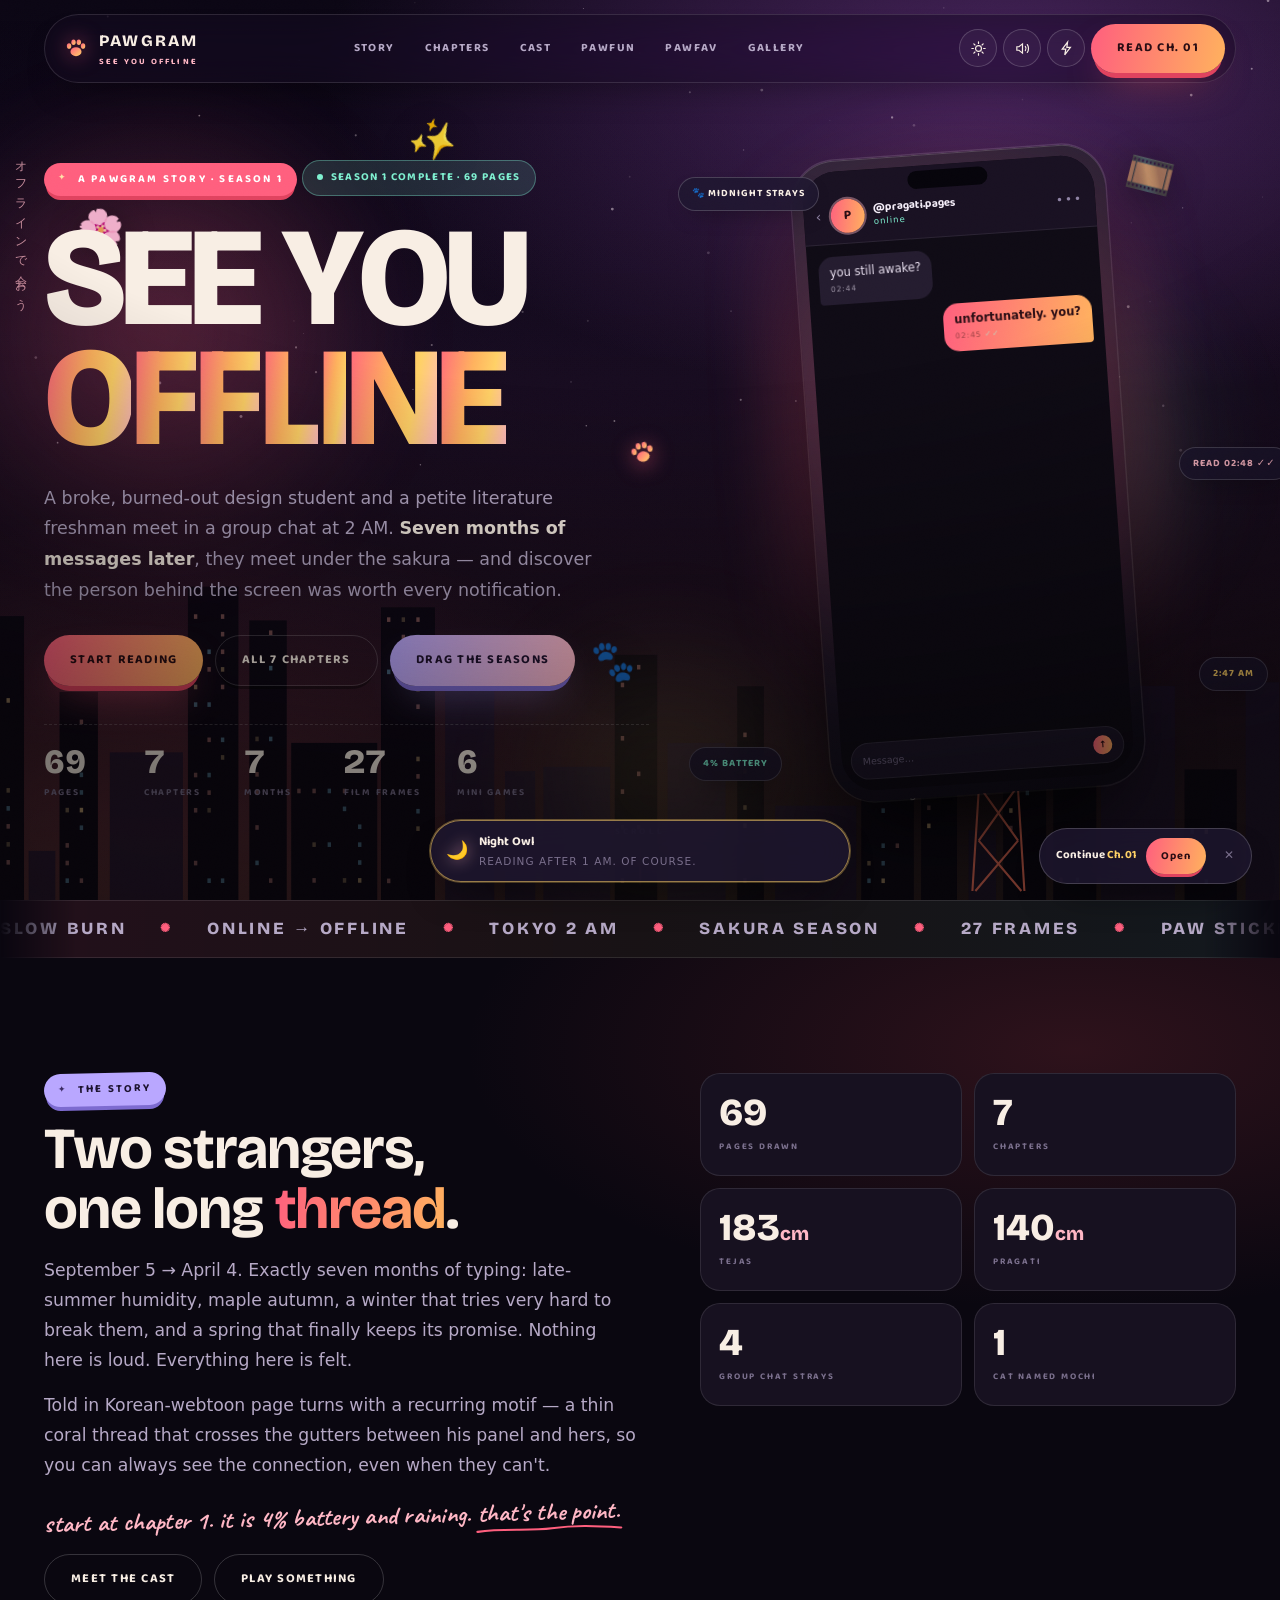
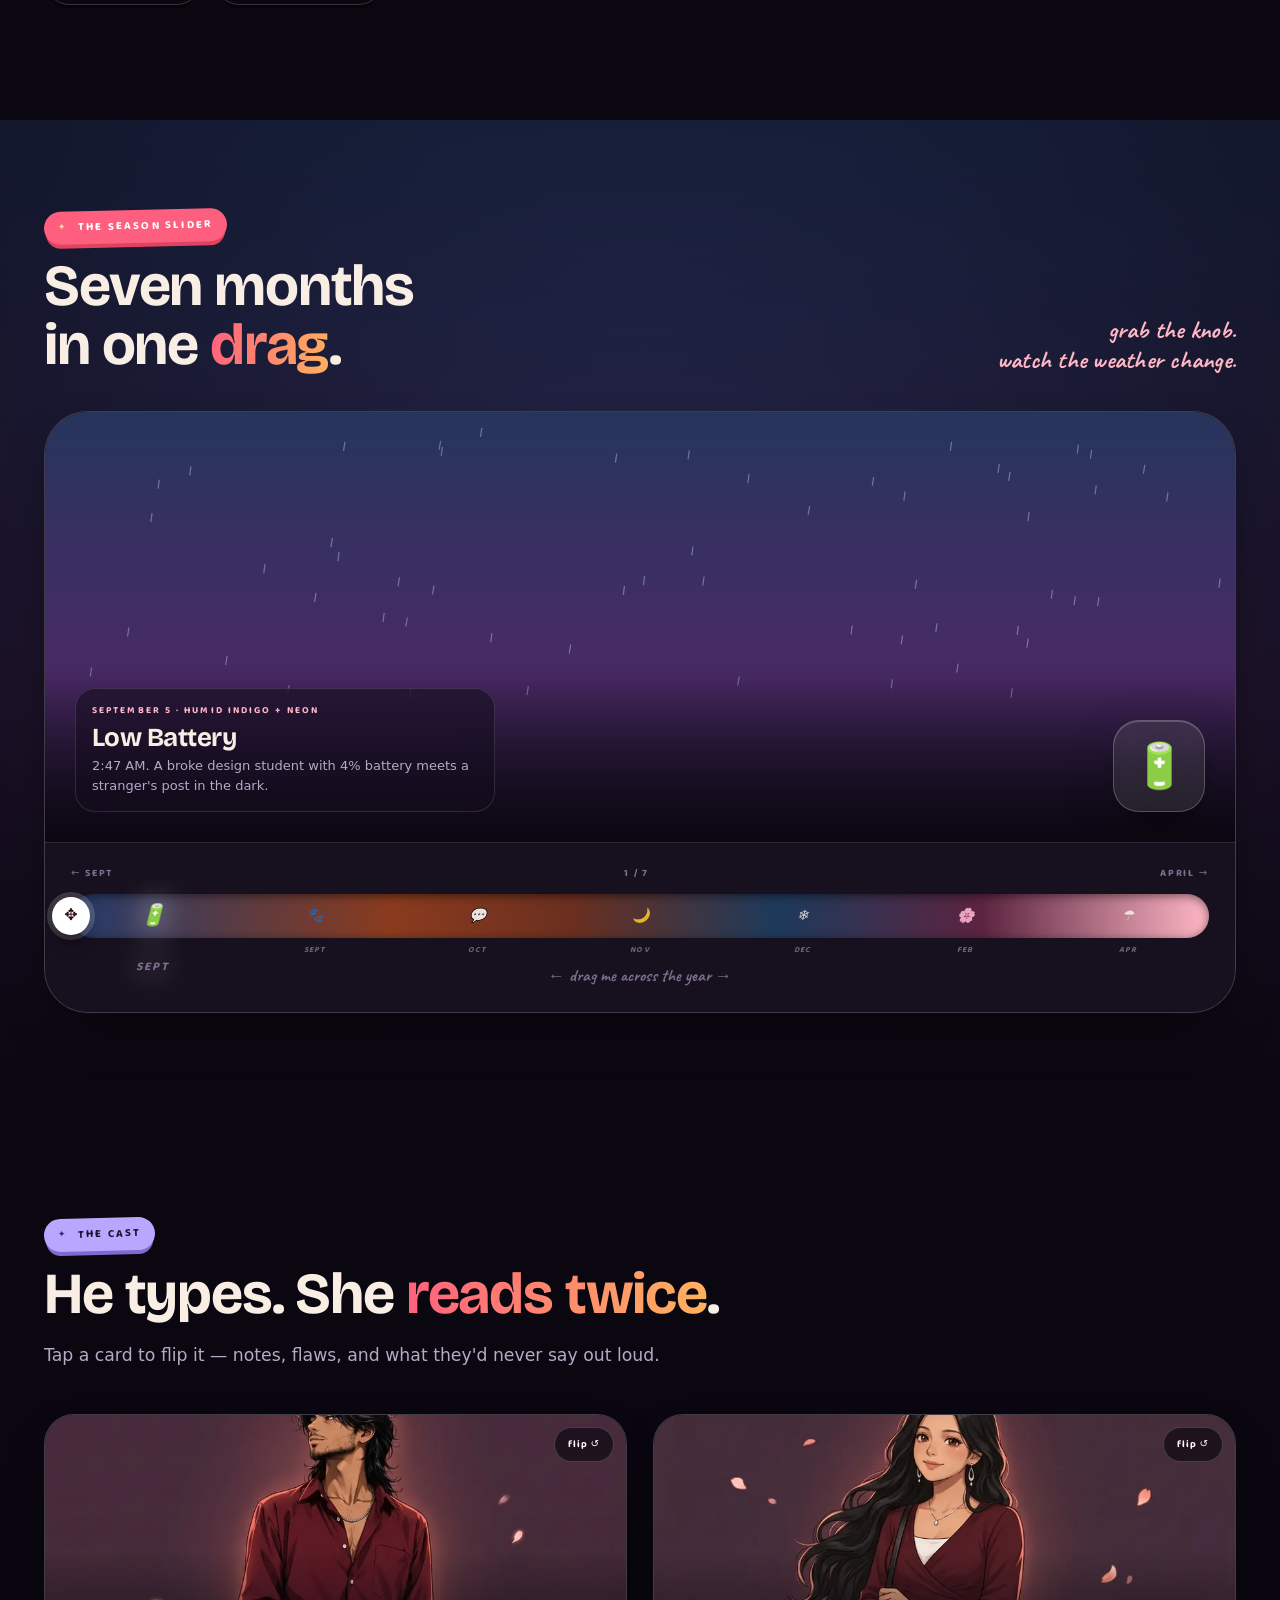
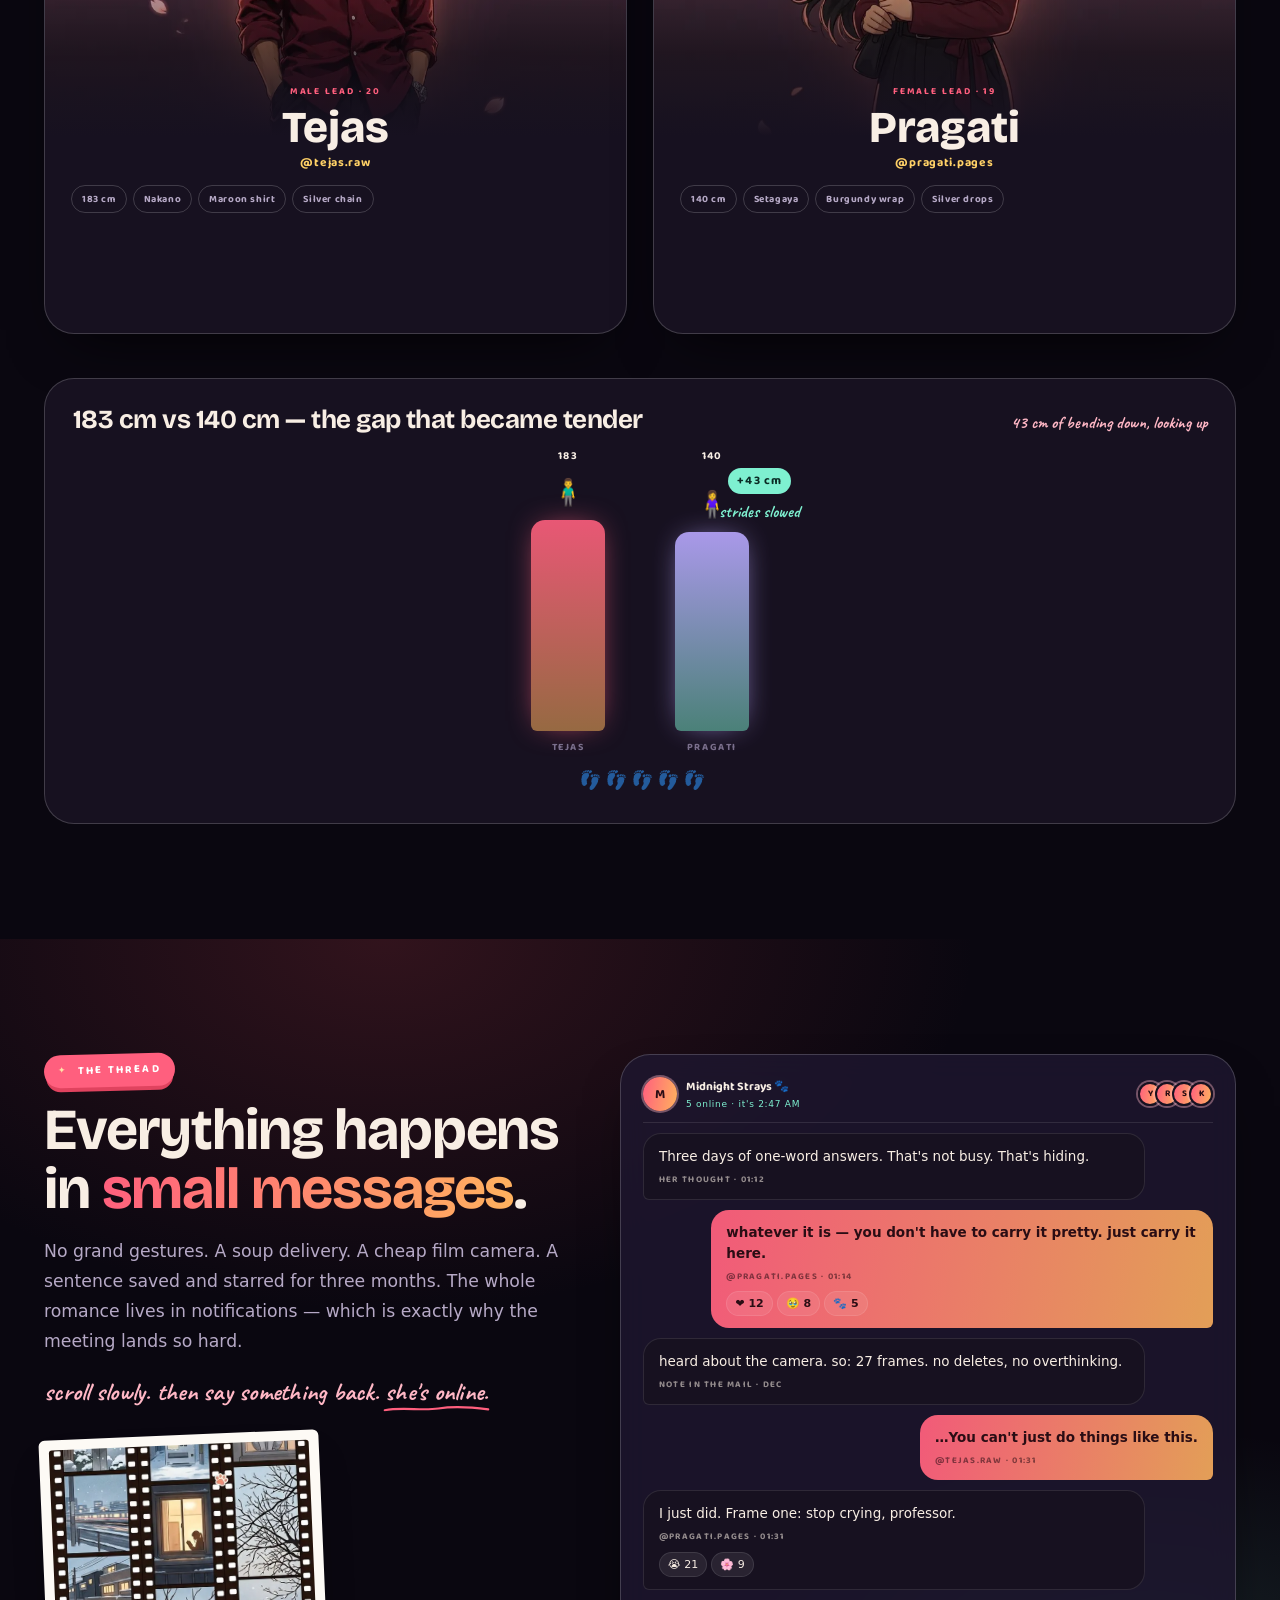
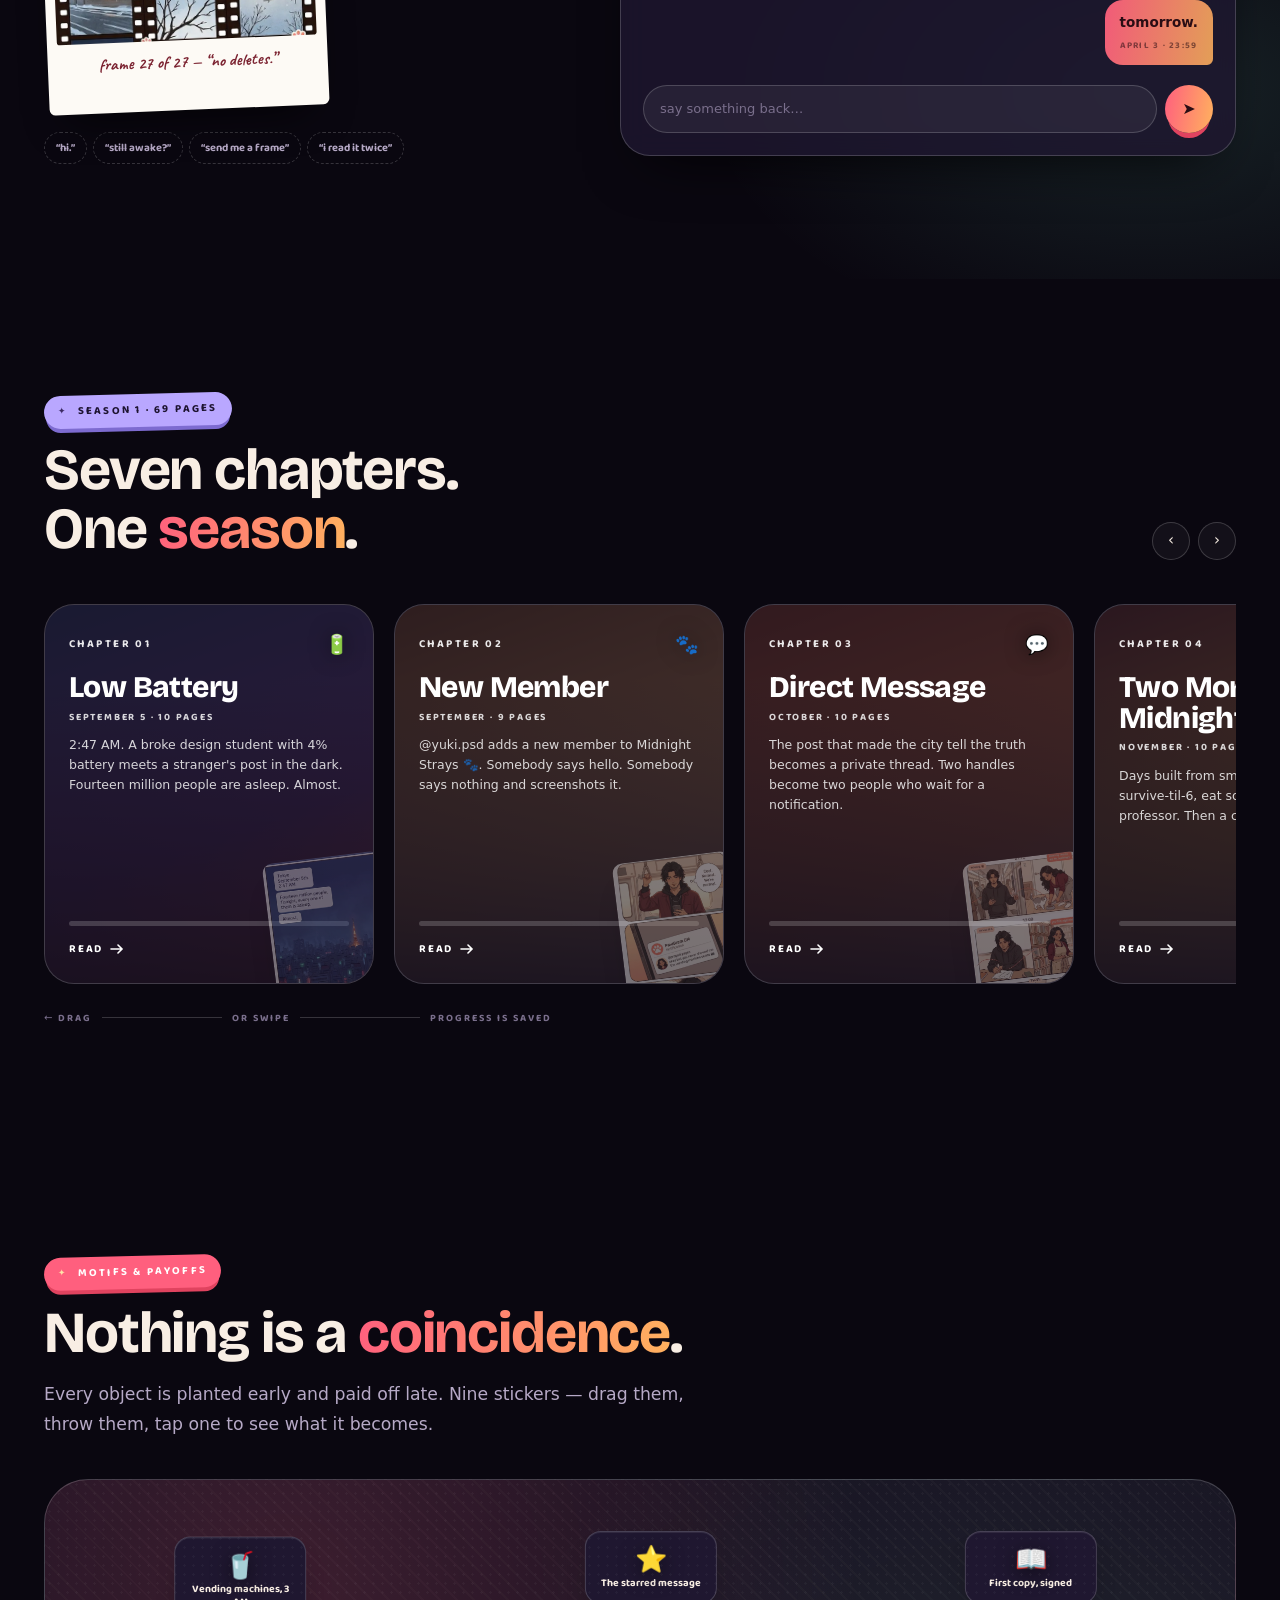
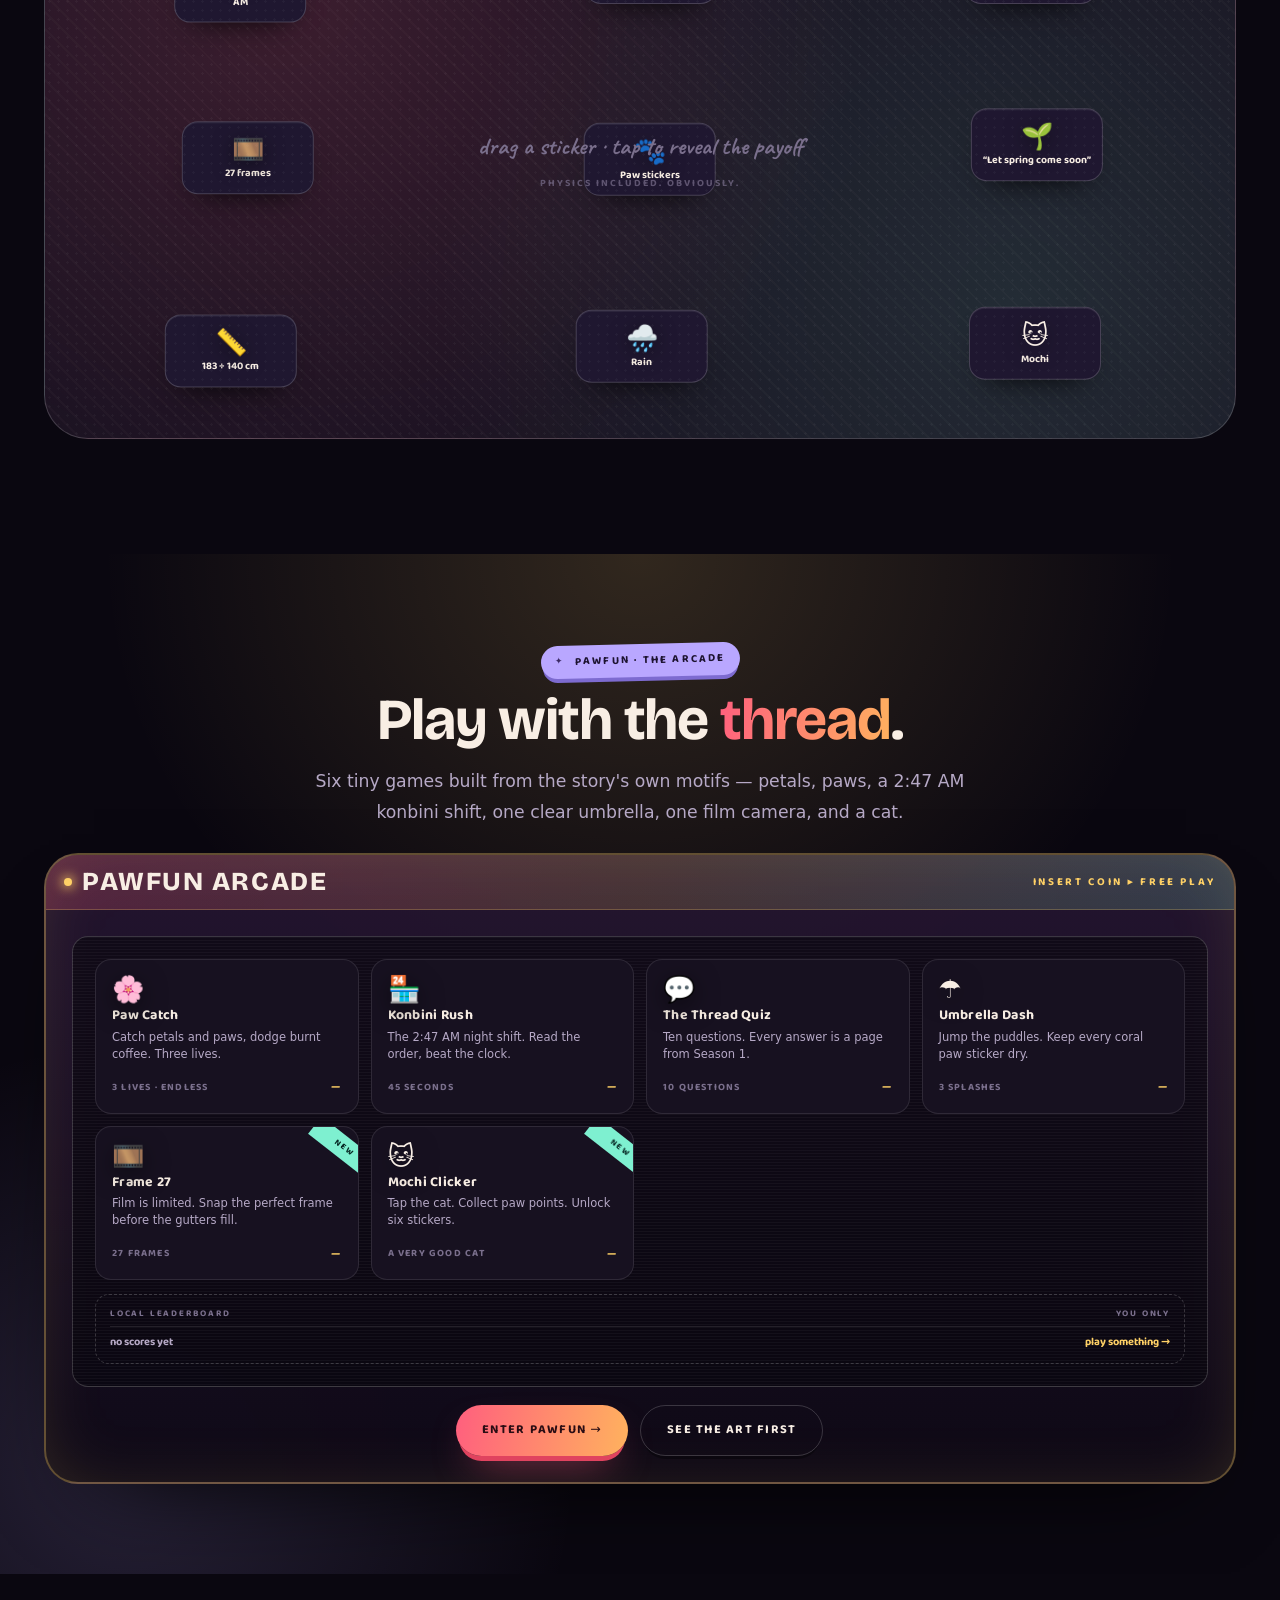
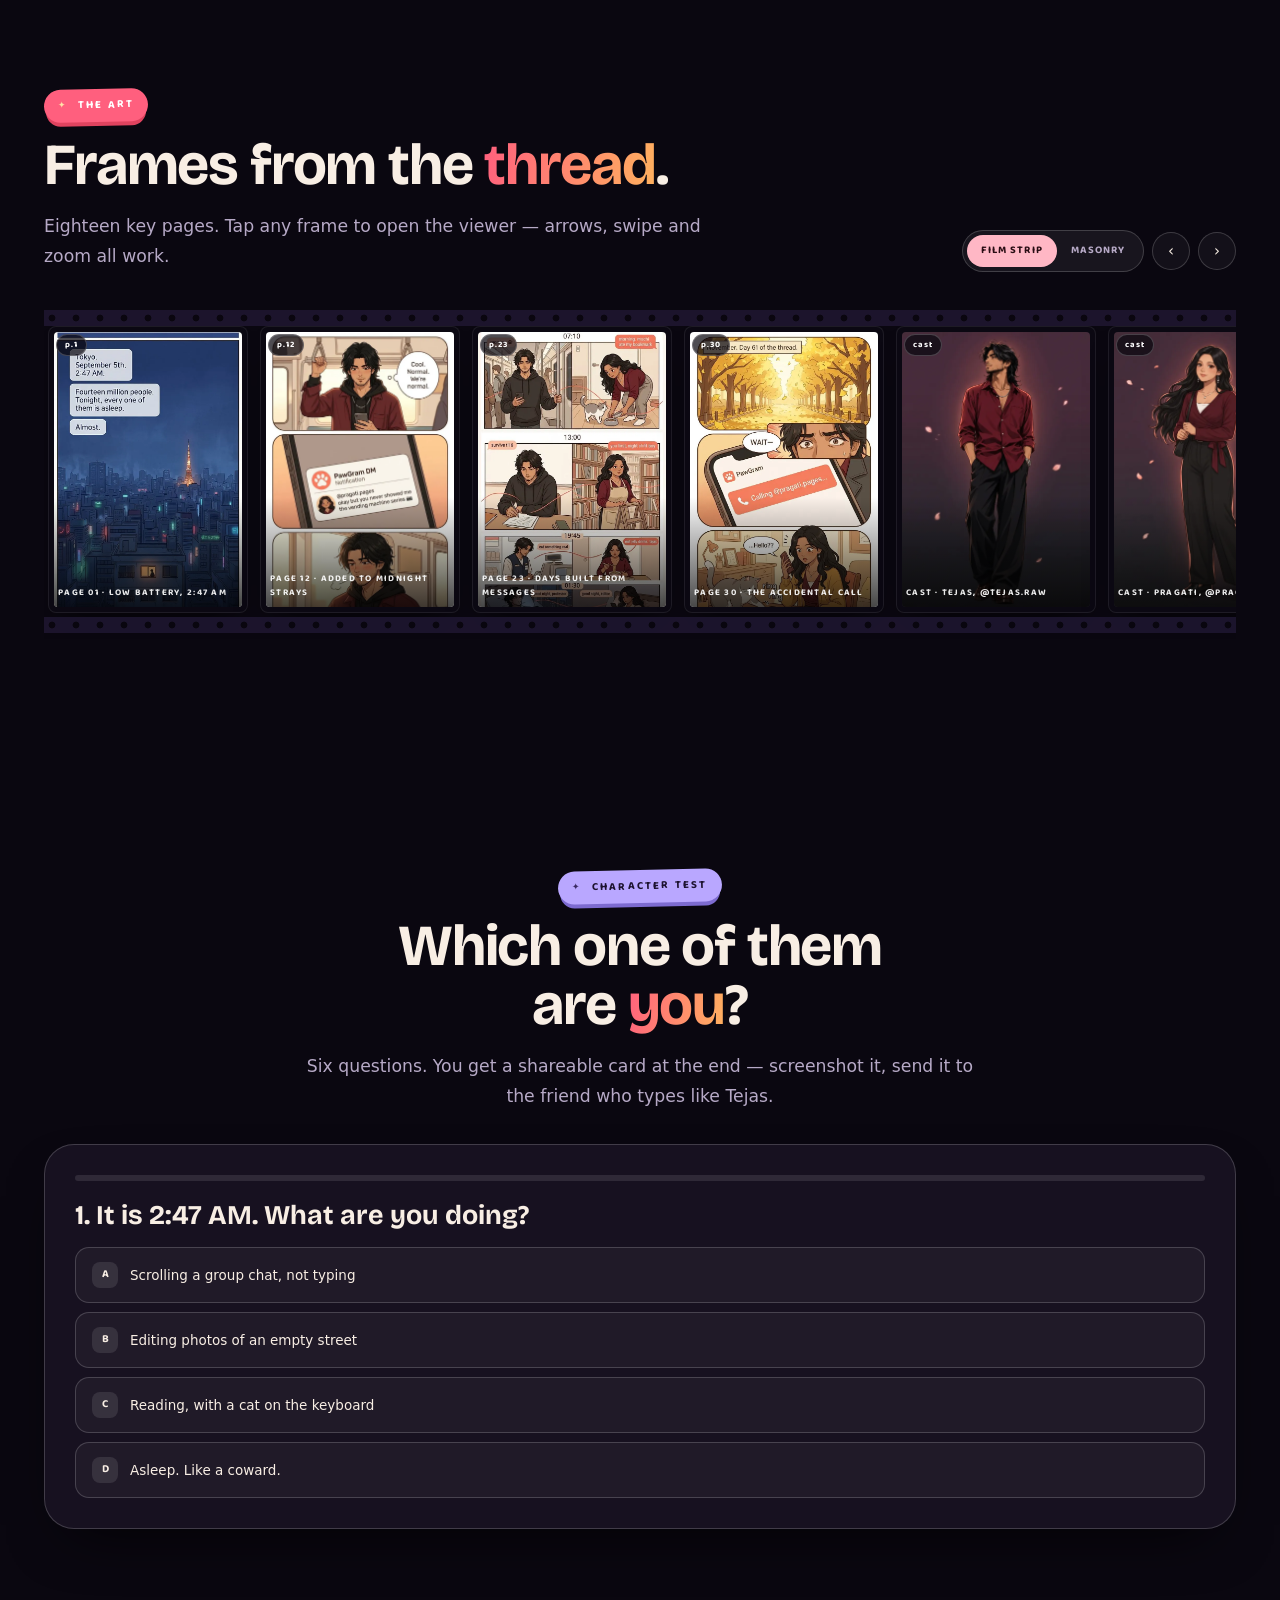
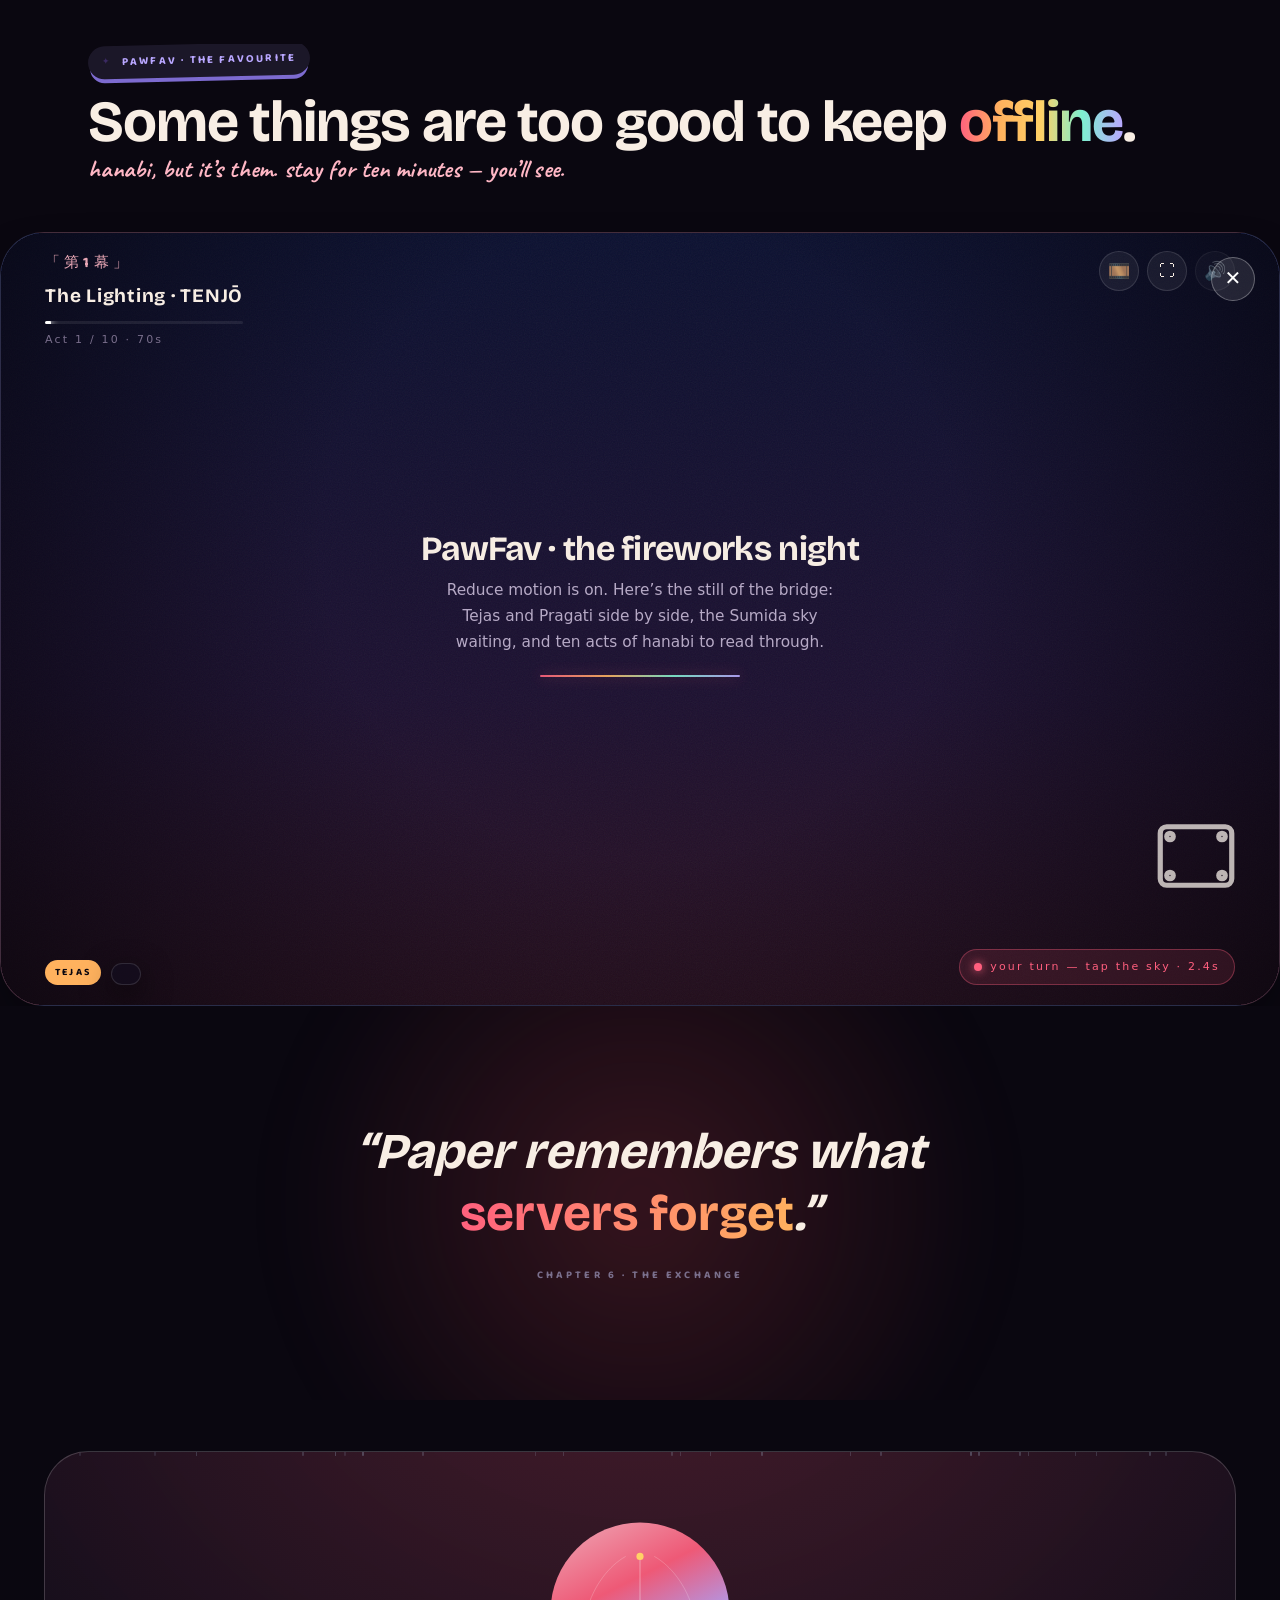
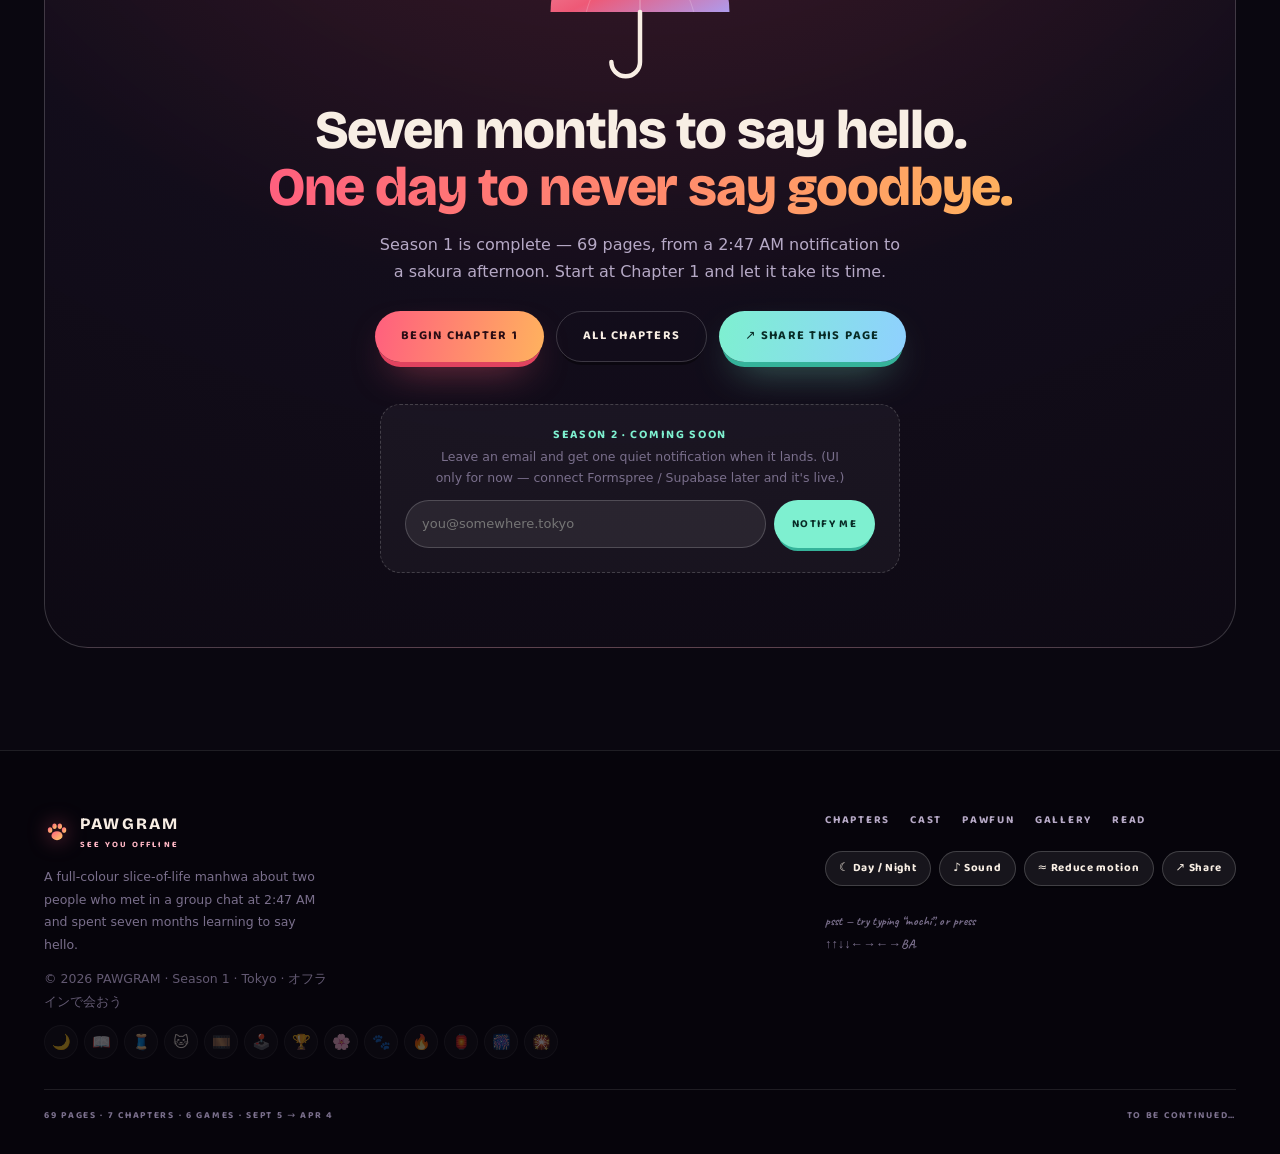
<file: index.html>
<!DOCTYPE html>
<html lang="en">
<head>
<meta charset="utf-8">
<meta name="viewport" content="width=device-width,initial-scale=1,viewport-fit=cover">
<title>PAWGRAM — See You Offline · Season 1</title>
<meta name="description" content="A full-colour manhwa about two strangers, seven months of messages, and one day under the sakura. Read all 69 pages, play six mini-games.">
<meta name="theme-color" content="#0a0710">
<meta name="color-scheme" content="dark light">
<meta name="mobile-web-app-capable" content="yes">
<meta name="apple-mobile-web-app-capable" content="yes">
<meta name="apple-mobile-web-app-status-bar-style" content="black-translucent">
<meta name="apple-mobile-web-app-title" content="PAWGRAM">

<!-- Open Graph / Twitter -->
<meta property="og:type" content="website">
<meta property="og:site_name" content="PAWGRAM — See You Offline">
<meta property="og:title" content="PAWGRAM — See You Offline · Season 1">
<meta property="og:description" content="A full-colour manhwa about two strangers, seven months of messages, and one day under the sakura. Read all 69 pages, play six mini-games.">
<meta property="og:image" content="https://pawgram.vercel.app/art/og-cover.jpg">
<meta property="og:url" content="https://pawgram.vercel.app/">
<!-- relative art paths are rewritten to absolute by tools/build_pages.py (social crawlers need absolute URLs) -->
<meta property="og:image:width" content="1200">
<meta property="og:image:height" content="630">
<meta name="twitter:card" content="summary_large_image">
<meta name="twitter:title" content="PAWGRAM — See You Offline · Season 1">
<meta name="twitter:description" content="A full-colour manhwa about two strangers, seven months of messages, and one day under the sakura. Read all 69 pages, play six mini-games.">
<meta name="twitter:image" content="https://pawgram.vercel.app/art/og-cover.jpg">

<link rel="manifest" href="manifest.webmanifest">
<link rel="icon" href="art/favicon-32.png" sizes="32x32">
<link rel="apple-touch-icon" href="art/apple-touch-icon.png">
<link rel="preload" href="assets/fonts/bricolage-latin-var.woff2" as="font" type="font/woff2" crossorigin>

<style>
@font-face{
font-family:"Bricolage";
src:url("assets/fonts/bricolage-latin-var.woff2") format("woff2");
font-weight:200 800;
font-style:normal;
font-display:swap;
unicode-range:U+0000-00FF,U+0131,U+0152-0153,U+02BB-02BC,U+02C6,U+02DA,U+02DC,U+0304,U+0308,U+0329,U+2000-206F,U+20AC,U+2122,U+2191,U+2193,U+2212,U+2215,U+FEFF,U+FFFD;
}
@font-face{
font-family:"Baloo";
src:url("assets/fonts/baloo-latin-700.woff2") format("woff2");
font-weight:700;font-style:normal;font-display:swap;
unicode-range:U+0000-00FF,U+0131,U+0152-0153,U+02BB-02BC,U+02C6,U+02DA,U+02DC,U+0304,U+0308,U+0329,U+2000-206F,U+20AC,U+2122,U+2191,U+2193,U+2212,U+2215,U+FEFF,U+FFFD;
}
@font-face{
font-family:"Baloo";
src:url("assets/fonts/baloo-devanagari-700.woff2") format("woff2");
font-weight:700;font-style:normal;font-display:swap;
unicode-range:U+0900-097F,U+1CD0-1CF4,U+1CF7-1CF9,U+200C-200D,U+20A8,U+20B9,U+20F0,U+25CC,U+A830-A839,U+A8E0-A8FF;
}
@font-face{
font-family:"Caveat";
src:url("assets/fonts/caveat-latin-700.woff2") format("woff2");
font-weight:700;font-style:normal;font-display:swap;
}
:root{
--c-coral:#ff5f7e;
--c-coral-deep:#e0435f;
--c-sakura:#ffb7c5;
--c-lav:#b9a7ff;
--c-mint:#7ef0d0;
--c-vending:#ffd166;
--c-amber:#ffb25e;
--c-plum:#8c2f39;
--c-sky:#8fd0ff;
--coral:var(--c-coral);
--amber:var(--c-amber);
--sakura:var(--c-sakura);
--cream:#f8eee4;
--mute:#a89bb8;
--mute2:#7a6f8c;
--ink:#0a0710;
--ink2:#120d1a;
--card:#171120;
--card2:#1f1730;
--bg:var(--ink);
--bg-deep:#06040b;
--surface:rgba(23,17,32,.74);
--surface-2:rgba(31,23,48,.8);
--glass:rgba(20,14,30,.55);
--glass-brd:rgba(255,255,255,.12);
--line:rgba(255,255,255,.10);
--line2:rgba(255,255,255,.18);
--text:#f8eee4;
--text-dim:#b6a9c6;
--text-faint:#7a6f8c;
--shadow:0 24px 60px -28px rgba(0,0,0,.95);
--halftone:rgba(255,255,255,.055);
--glow-coral:0 0 40px -6px rgba(255,95,126,.55);
--glow-mint:0 0 34px -6px rgba(126,240,208,.5);
--font-display:"Bricolage",Georgia,"Times New Roman",serif;
--font-sticker:"Baloo","Bricolage",system-ui,sans-serif;
--font-hand:"Caveat",Georgia,cursive;
--font-body:ui-sans-serif,system-ui,-apple-system,"Segoe UI",Roboto,"Helvetica Neue",Arial,sans-serif;
--display:var(--font-display);
--sans:var(--font-body);
--t-mega:clamp(44px,11vw,140px);
--t-h1:clamp(34px,6.4vw,78px);
--t-h2:clamp(28px,4.8vw,58px);
--t-h3:clamp(21px,2.6vw,32px);
--t-body:clamp(15px,1.15vw,17px);
--t-small:13px;
--t-micro:10.5px;
--pad:clamp(16px,4vw,44px);
--wrap:min(1200px,100% - clamp(28px,7vw,88px));
--r-s:12px; --r-m:20px; --r-l:30px; --r-xl:44px; --r-pill:999px;
--grad:linear-gradient(100deg,var(--c-coral),var(--c-amber));
--grad-cool:linear-gradient(120deg,var(--c-lav),var(--c-sky) 60%,var(--c-mint));
--grad-sakura:linear-gradient(120deg,var(--c-sakura),var(--c-lav));
--grad-thread:linear-gradient(90deg,#ff5f7e,#ffb25e,#ffd166,#7ef0d0,#b9a7ff);
--grad-soft:linear-gradient(135deg,rgba(255,95,126,.18),rgba(255,178,94,.06));
--ease:cubic-bezier(.19,1,.22,1);
--ease-back:cubic-bezier(.34,1.56,.64,1);
--ease-soft:cubic-bezier(.4,0,.2,1);
--z-grain:60; --z-cursor:95; --z-toast:96; --z-nav:70; --z-loader:98; --z-modal:92;
color-scheme:dark;
}
html[data-theme="day"]{
--ink:#fdf4ec; --ink2:#fbeade; --card:#fffaf5; --card2:#fff3e9;
--bg:#fdf4ec; --bg-deep:#f6e6d8;
--surface:rgba(255,250,245,.82); --surface-2:rgba(255,243,233,.9);
--glass:rgba(255,248,242,.72);
--glass-brd:rgba(140,47,57,.16);
--line:rgba(90,40,60,.14); --line2:rgba(90,40,60,.24);
--text:#2c1626; --text-dim:#6b4a5c; --text-faint:#9c7f8e;
--cream:#2c1626; --mute:#6b4a5c; --mute2:#9c7f8e;
--halftone:rgba(140,47,57,.10);
--shadow:0 24px 60px -30px rgba(120,60,80,.35);
--glow-coral:0 0 30px -8px rgba(255,95,126,.55);
color-scheme:light;
}
*,*::before,*::after{margin:0;padding:0;box-sizing:border-box}
html{-webkit-text-size-adjust:100%;scroll-behavior:smooth}
html.pg-lock{overflow:hidden}
body{
background:var(--bg);color:var(--text);font-family:var(--font-body);
font-size:var(--t-body);line-height:1.65;-webkit-font-smoothing:antialiased;
overflow-x:hidden;overscroll-behavior-y:contain;
-webkit-tap-highlight-color:transparent;
transition:background .6s var(--ease),color .6s var(--ease);
}
img,svg,canvas{display:block;max-width:100%}
a{color:inherit;text-decoration:none}
button,input,textarea,select{font:inherit;color:inherit;background:none;border:0}
button{cursor:pointer}
::selection{background:rgba(255,95,126,.32);color:#fff}
:focus-visible{outline:2px solid var(--c-mint);outline-offset:3px;border-radius:6px}
.skip{position:fixed;left:12px;top:-80px;z-index:999;background:var(--c-coral);color:#1a0d10;
padding:12px 18px;border-radius:var(--r-pill);font-size:12px;font-weight:700;transition:top .3s}
.skip:focus{top:12px}
body::before{
content:"";position:fixed;inset:0;z-index:var(--z-grain);pointer-events:none;opacity:.05;
background-image:url("data:image/svg+xml,%3Csvg xmlns='http://www.w3.org/2000/svg' width='180' height='180'%3E%3Cfilter id='n'%3E%3CfeTurbulence type='fractalNoise' baseFrequency='.85' numOctaves='3'/%3E%3C/filter%3E%3Crect width='180' height='180' filter='url(%23n)' opacity='.6'/%3E%3C/svg%3E");
mix-blend-mode:overlay;
}
body::after{
content:"";position:fixed;inset:0;z-index:59;pointer-events:none;
background:radial-gradient(125% 90% at 50% 0%,transparent 48%,rgba(0,0,0,.5) 100%);
}
html[data-theme="day"] body::after{
background:radial-gradient(125% 95% at 50% 0%,transparent 60%,rgba(180,120,130,.18) 100%);
}
.wrap{width:var(--wrap);margin-inline:auto;position:relative;z-index:1}
.sec{position:relative;padding:clamp(64px,9vw,130px) 0}
.sec--tight{padding:clamp(40px,6vw,80px) 0}
h1,h2,h3,h4{font-family:var(--font-display);font-weight:700;line-height:1.02;letter-spacing:-.02em;color:var(--text)}
h2.big{font-size:var(--t-h2);font-weight:700;margin-top:14px}
h2.big em,.em{font-style:normal;background:var(--grad);-webkit-background-clip:text;background-clip:text;
-webkit-text-fill-color:transparent;color:transparent}
.lede{color:var(--text-dim);font-size:clamp(15px,1.35vw,17.5px);max-width:62ch;margin-top:16px;line-height:1.75}
.kicker{
display:inline-flex;align-items:center;gap:10px;font-family:var(--font-sticker);font-size:11px;
letter-spacing:.2em;text-transform:uppercase;color:#fff;background:var(--c-coral);
padding:7px 14px 8px;border-radius:var(--r-pill);box-shadow:0 6px 0 -2px var(--c-coral-deep);
transform:rotate(-1.4deg);
}
.kicker::before{content:"✦";font-size:9px;color:#ffe1a8}
.kicker.alt{background:var(--c-lav);box-shadow:0 6px 0 -2px #7d6bd0;color:#1d1330}
.kicker.alt::before{color:#3b2a63}
.glass{
background:var(--glass);border:1px solid var(--glass-brd);
-webkit-backdrop-filter:blur(16px) saturate(1.3);backdrop-filter:blur(16px) saturate(1.3);
border-radius:var(--r-l);
}
.screentone{position:relative;isolation:isolate}
.screentone::after{
content:"";position:absolute;inset:0;z-index:-1;pointer-events:none;border-radius:inherit;
background-image:radial-gradient(var(--halftone) 1px,transparent 1.2px);
background-size:7px 7px;opacity:.9;
}
.tape{
position:absolute;width:96px;height:28px;background:rgba(255,209,102,.72);
border-left:1px dashed rgba(0,0,0,.12);border-right:1px dashed rgba(0,0,0,.12);
transform:rotate(-6deg);box-shadow:0 3px 10px rgba(0,0,0,.25);
mix-blend-mode:screen;pointer-events:none;
}
html[data-theme="day"] .tape{mix-blend-mode:multiply;background:rgba(255,214,140,.85)}
.tape.l{left:-26px;top:14px}
.tape.r{right:-26px;top:14px;transform:rotate(5deg)}
.torn{--torn-c:var(--card);
-webkit-mask-image:radial-gradient(14px at 50% 0,transparent 96%,#000 100%);
mask-image:url("data:image/svg+xml,%3Csvg xmlns='http://www.w3.org/2000/svg' width='60' height='14'%3E%3Cpath d='M0 14 L0 6 Q7 0 15 5 T30 4 T45 6 T60 3 L60 14Z' fill='%23000'/%3E%3C/svg%3E");
-webkit-mask-size:60px 14px;mask-size:60px 14px;
-webkit-mask-repeat:repeat-x;mask-repeat:repeat-x;-webkit-mask-position:bottom;mask-position:bottom;
}
.polaroid{
background:#fdfaf5;padding:12px 12px 40px;border-radius:4px;color:#2b1b26;
box-shadow:0 18px 40px -18px rgba(0,0,0,.75),0 0 0 1px rgba(0,0,0,.06);
transform:rotate(var(--rot,-3deg));transition:transform .5s var(--ease-back),box-shadow .5s;
}
.polaroid:hover{transform:rotate(0deg) scale(1.03);box-shadow:0 26px 60px -20px rgba(0,0,0,.8)}
.polaroid figcaption{font-family:var(--font-hand);font-size:17px;text-align:center;margin-top:10px;color:#7b2230}
.filmstrip{
position:relative;background:#0b0812;padding:16px 0;border-radius:6px;
box-shadow:inset 0 0 0 1px rgba(255,255,255,.08);
}
.filmstrip::before,.filmstrip::after{
content:"";position:absolute;left:0;right:0;height:14px;
background-image:radial-gradient(circle at 7px 7px,#0b0812 3.2px,transparent 3.4px),
linear-gradient(#efe6dc,#efe6dc);
background-size:22px 14px,100% 100%;
background-repeat:repeat-x,no-repeat;
opacity:.55;
}
.filmstrip::before{top:0;transform:scaleY(-1)}
.filmstrip::after{bottom:0}
.glowedge{position:relative;border-radius:var(--r-l);isolation:isolate}
.glowedge::before{
content:"";position:absolute;inset:-1.5px;border-radius:inherit;z-index:-1;
background:var(--grad-thread);background-size:300% 100%;
animation:hueSlide 9s linear infinite;opacity:.55;
}
.glowedge::after{content:"";position:absolute;inset:0;border-radius:inherit;z-index:-1;background:var(--card)}
.chip-st{
display:inline-flex;align-items:center;gap:7px;padding:7px 13px;border-radius:var(--r-pill);
font-family:var(--font-sticker);font-size:11.5px;letter-spacing:.06em;
background:rgba(255,255,255,.07);border:1px solid var(--line2);color:var(--text);
box-shadow:0 4px 0 -2px rgba(0,0,0,.35);
}
.chip-st.coral{background:var(--c-coral);color:#2a0d14;border-color:transparent;box-shadow:0 4px 0 -2px var(--c-coral-deep)}
.chip-st.mint{background:var(--c-mint);color:#0b2a24;border-color:transparent;box-shadow:0 4px 0 -2px #3fbfa0}
.chip-st.lav{background:var(--c-lav);color:#1b1330;border-color:transparent;box-shadow:0 4px 0 -2px #7d6bd0}
.chip-st.vending{background:var(--c-vending);color:#2f2408;border-color:transparent;box-shadow:0 4px 0 -2px #d0a63d}
.hand{font-family:var(--font-hand);font-size:clamp(18px,2vw,25px);color:var(--c-sakura);
line-height:1.2;letter-spacing:.01em}
.hand .u{position:relative}
.hand .u::after{
content:"";position:absolute;left:-2%;right:-2%;bottom:-4px;height:7px;
background:url("data:image/svg+xml,%3Csvg xmlns='http://www.w3.org/2000/svg' viewBox='0 0 120 8' preserveAspectRatio='none'%3E%3Cpath d='M2 6C22 2 44 7 62 4s34-2 56 1' stroke='%23ff5f7e' stroke-width='2.4' fill='none' stroke-linecap='round'/%3E%3C/svg%3E") no-repeat center/100% 100%;
animation:drawline 1.4s var(--ease) both;
}
.av{width:34px;height:34px;border-radius:50%;flex:none;display:grid;place-items:center;
font-family:var(--font-sticker);font-size:13px;color:#2a0d14;background:var(--grad);
box-shadow:0 0 0 2px rgba(255,183,197,.4)}
.tilt{transition:transform .45s var(--ease);transform-style:preserve-3d;will-change:transform}
.ul-rich{position:relative;display:inline-block}
.ul-rich::after{
content:"";position:absolute;left:0;right:0;bottom:-3px;height:2px;border-radius:2px;
background:var(--grad);transform:scaleX(0);transform-origin:left;transition:transform .45s var(--ease);
}
.ul-rich:hover::after,.ul-rich:focus-visible::after{transform:scaleX(1)}
*{scrollbar-width:thin;scrollbar-color:rgba(255,178,94,.55) transparent}
::-webkit-scrollbar{width:10px;height:8px}
::-webkit-scrollbar-thumb{background:linear-gradient(var(--c-coral),var(--c-amber));border-radius:99px;
border:3px solid var(--bg)}
::-webkit-scrollbar-track{background:transparent}
#prog{
position:fixed;top:0;left:0;height:3px;width:0;z-index:75;border-radius:0 3px 3px 0;
background:var(--grad-thread);box-shadow:0 0 18px rgba(255,120,140,.85);
}
#cursor,#cursor-trail{position:fixed;left:0;top:0;z-index:var(--z-cursor);pointer-events:none;
will-change:transform;display:none}
html.has-cursor #cursor,html.has-cursor #cursor-trail{display:block}
html.has-cursor,html.has-cursor *{cursor:none !important}
#cursor svg{width:30px;height:30px;transform:translate(-42%,-42%) rotate(-12deg);
filter:drop-shadow(0 4px 10px rgba(255,95,126,.65));transition:transform .28s var(--ease-back)}
#cursor[data-mode="read"] svg{transform:translate(-50%,-50%) rotate(-8deg) scale(1.55)}
#cursor[data-mode="play"] svg{transform:translate(-50%,-50%) rotate(8deg) scale(1.7)}
#cursor[data-mode="drag"] svg{transform:translate(-50%,-50%) rotate(-90deg) scale(1.5)}
#cursor[data-mode="heart"] svg{transform:translate(-50%,-50%) scale(1.5) rotate(0)}
#cursor .lbl{
position:absolute;left:20px;top:16px;font-family:var(--font-sticker);font-size:10px;
letter-spacing:.14em;text-transform:uppercase;white-space:nowrap;color:#2a0d14;
background:var(--c-mint);padding:3px 8px;border-radius:99px;opacity:0;transform:scale(.6);
transition:opacity .22s,transform .28s var(--ease-back);
}
#cursor.show-lbl .lbl{opacity:1;transform:scale(1)}
#cursor-trail{width:100%;height:100%;z-index:calc(var(--z-cursor) - 1)}
#cursor-trail i{position:absolute;width:9px;height:9px;border-radius:50% 0 50% 50%;
background:var(--c-sakura);opacity:.7;will-change:transform,opacity}
.ripple{position:fixed;width:12px;height:12px;border-radius:50%;pointer-events:none;z-index:94;
border:2px solid var(--c-sakura);animation:rippleOut .62s var(--ease) forwards}
@keyframes rippleOut{to{transform:scale(9);opacity:0}}
#loader{
position:fixed;inset:0;z-index:var(--z-loader);display:grid;place-items:center;overflow:hidden;
background:radial-gradient(120% 90% at 50% 40%,#241428 0%,#130c1c 48%,#06040b 100%);
transition:opacity .7s var(--ease),visibility .7s;
}
html[data-theme="day"] #loader{
background:radial-gradient(120% 90% at 50% 40%,#fff2ea 0%,#ffe3e6 50%,#ffd9e2 100%);
}
#loader.done{opacity:0;visibility:hidden}
#loader .lwrap{position:relative;z-index:2;display:grid;justify-items:center;gap:18px;text-align:center;
padding:0 20px}
#loader .lbatt{
position:relative;width:150px;height:70px;border:4px solid rgba(255,255,255,.8);border-radius:16px;
padding:7px;display:flex;align-items:center;gap:4px;transform:rotate(-3deg);
}
html[data-theme="day"] #loader .lbatt{border-color:#5a2536}
#loader .lbatt::after{
content:"";position:absolute;right:-14px;top:50%;transform:translateY(-50%);
width:9px;height:26px;border-radius:0 5px 5px 0;background:rgba(255,255,255,.8);
}
html[data-theme="day"] #loader .lbatt::after{background:#5a2536}
#loader .lcell{flex:1;height:100%;border-radius:8px;background:rgba(255,255,255,.09)}
#loader .lcell.on{background:var(--grad);box-shadow:0 0 18px -4px rgba(255,140,110,.9)}
#loader .lcell.low.on{background:linear-gradient(#ff4d6a,#ff8f5e)}
#loader .lpct{font-family:var(--font-sticker);font-size:34px;color:#fff;line-height:1;
letter-spacing:.02em;font-variant-numeric:tabular-nums}
html[data-theme="day"] #loader .lpct{color:#4a1e2c}
#loader .lname{font-family:var(--font-display);font-weight:800;font-size:clamp(22px,5vw,30px);
letter-spacing:.3em;text-transform:uppercase;color:#fff;padding-left:.3em}
html[data-theme="day"] #loader .lname{color:#4a1e2c}
#loader .lmsg{font-family:var(--font-hand);font-size:clamp(17px,3.6vw,22px);color:var(--c-sakura);
min-height:1.4em}
#loader .lpawwalk{position:absolute;bottom:14%;left:0;width:100%;height:40px;overflow:hidden}
#loader .lpawwalk i{
position:absolute;bottom:0;width:16px;height:16px;opacity:0;
background:var(--c-sakura);border-radius:50% 50% 50% 4px;
animation:pawWalk 3.4s linear infinite;
}
@keyframes pawWalk{
0%{opacity:0;transform:translateX(-6vw) rotate(0)}
8%{opacity:.85}
86%{opacity:.5}
100%{opacity:0;transform:translateX(106vw) rotate(0)}
}
#loader .lskip{
position:absolute;bottom:max(18px,env(safe-area-inset-bottom));right:20px;z-index:3;
font-family:var(--font-sticker);font-size:10.5px;letter-spacing:.16em;text-transform:uppercase;
color:rgba(255,255,255,.55);border:1px solid rgba(255,255,255,.22);padding:8px 14px;border-radius:99px;
}
html[data-theme="day"] #loader .lskip{color:#7b4a5c;border-color:rgba(120,60,80,.3)}
header.nav{position:fixed;top:0;left:0;right:0;z-index:var(--z-nav);padding:14px 0;
transition:transform .5s var(--ease),padding .4s var(--ease);pointer-events:none}
header.nav.hide{transform:translateY(-130%)}
.navin{
pointer-events:auto;display:flex;align-items:center;justify-content:space-between;gap:16px;
padding:9px 10px 9px 18px;border-radius:var(--r-pill);
background:var(--glass);border:1px solid var(--glass-brd);
-webkit-backdrop-filter:blur(18px) saturate(1.6);backdrop-filter:blur(18px) saturate(1.6);
box-shadow:0 18px 40px -26px rgba(0,0,0,.9);
transition:box-shadow .4s,border-color .4s,background .4s;
}
header.nav.solid .navin{box-shadow:0 22px 50px -24px rgba(0,0,0,.95),0 0 0 1px rgba(255,255,255,.04);
border-color:var(--line2)}
.logo{display:flex;align-items:center;gap:10px;font-family:var(--font-display);font-weight:800;
font-size:16px;letter-spacing:.14em;text-transform:uppercase;flex:none}
.logo svg{filter:drop-shadow(0 0 10px rgba(255,95,126,.6));transition:transform .5s var(--ease-back)}
.logo:hover svg{transform:rotate(-14deg) scale(1.12)}
.logo b{display:block;font-family:var(--font-sticker);font-size:8.5px;letter-spacing:.24em;
color:var(--c-sakura);font-weight:700;margin-top:1px}
.navlinks{display:flex;gap:4px;align-items:center}
.navlinks a{
position:relative;font-family:var(--font-sticker);font-size:11.5px;letter-spacing:.12em;
text-transform:uppercase;color:var(--text-dim);padding:8px 13px;border-radius:99px;
transition:color .3s,background .3s,transform .3s var(--ease-back);
}
.navlinks a:hover,.navlinks a:focus-visible{color:var(--text);background:rgba(255,255,255,.08);
transform:translateY(-1px) rotate(-1deg)}
.navlinks a[aria-current="page"]{color:#2a0d14;background:var(--c-sakura)}
.navtools{display:flex;align-items:center;gap:6px;flex:none}
.iconbtn{
width:38px;height:38px;border-radius:50%;display:grid;place-items:center;flex:none;
border:1px solid var(--line2);color:var(--text);background:rgba(255,255,255,.04);
transition:transform .35s var(--ease-back),background .3s,border-color .3s;
}
.iconbtn:hover{transform:translateY(-2px) scale(1.06);background:rgba(255,255,255,.1)}
.iconbtn svg{width:17px;height:17px}
.iconbtn[aria-pressed="true"]{background:var(--c-mint);color:#0b2a24;border-color:transparent}
.burger{display:none;width:40px;height:40px;border-radius:14px;border:1px solid var(--line2);
place-items:center;gap:4px;flex:none;background:rgba(255,255,255,.04)}
.burger i{display:block;width:16px;height:2px;border-radius:2px;background:var(--text);
transition:transform .4s var(--ease-back),opacity .25s,width .3s}
.burger.open i:nth-child(1){transform:translateY(6px) rotate(45deg)}
.burger.open i:nth-child(2){opacity:0;width:4px}
.burger.open i:nth-child(3){transform:translateY(-6px) rotate(-45deg)}
#drawer{
position:fixed;inset:0;z-index:calc(var(--z-nav) - 4);display:grid;align-content:center;
justify-items:center;gap:2px;text-align:center;padding:80px 20px 120px;
background:radial-gradient(120% 90% at 50% 0%,rgba(38,20,46,.97),rgba(8,5,13,.985));
-webkit-backdrop-filter:blur(22px);backdrop-filter:blur(22px);
opacity:0;visibility:hidden;transition:opacity .45s var(--ease),visibility .45s;overflow:hidden;
}
html[data-theme="day"] #drawer{background:radial-gradient(120% 90% at 50% 0%,rgba(255,239,232,.98),rgba(255,224,232,.99))}
#drawer.open{opacity:1;visibility:visible}
#drawer a.dlink{
font-family:var(--font-display);font-weight:800;font-size:clamp(30px,9vw,56px);line-height:1.06;
letter-spacing:-.02em;padding:6px 24px;color:var(--text);opacity:0;transform:translateY(26px) rotate(2deg);
transition:opacity .5s var(--ease),transform .6s var(--ease-back),color .3s;
display:inline-flex;align-items:center;gap:12px;
}
#drawer.open a.dlink{opacity:1;transform:none}
#drawer a.dlink span.n{font-family:var(--font-sticker);font-size:12px;color:var(--c-sakura);
letter-spacing:.1em;transform:translateY(-8px)}
#drawer a.dlink:hover{color:var(--c-coral);transform:scale(1.04) rotate(-1.2deg)}
#drawer.open a.dlink:nth-child(1){transition-delay:.06s}
#drawer.open a.dlink:nth-child(2){transition-delay:.12s}
#drawer.open a.dlink:nth-child(3){transition-delay:.18s}
#drawer.open a.dlink:nth-child(4){transition-delay:.24s}
#drawer.open a.dlink:nth-child(5){transition-delay:.30s}
#drawer.open a.dlink:nth-child(6){transition-delay:.36s}
#drawer .dclose{position:absolute;top:18px;right:18px;width:44px;height:44px;border-radius:50%;
border:1px solid var(--line2);font-size:18px;display:grid;place-items:center}
#drawer .dfoot{position:absolute;bottom:max(20px,env(safe-area-inset-bottom));left:0;right:0;
display:flex;justify-content:center;gap:14px;flex-wrap:wrap;font-family:var(--font-hand);
font-size:19px;color:var(--text-dim)}
#drawer .dstk{position:absolute;font-size:34px;opacity:.16;animation:floaty 7s ease-in-out infinite}
.btn{
--btn-bg:var(--grad);position:relative;display:inline-flex;align-items:center;justify-content:center;
gap:9px;padding:14px 26px;min-height:48px;border-radius:var(--r-pill);
font-family:var(--font-sticker);font-size:12.5px;letter-spacing:.1em;text-transform:uppercase;
background:var(--btn-bg);color:#2a0d14;overflow:hidden;isolation:isolate;
box-shadow:0 8px 0 -3px var(--c-coral-deep),0 18px 40px -18px rgba(255,95,126,.9);
transition:transform .28s var(--ease-back),box-shadow .28s,filter .3s;
will-change:transform;
}
.btn:hover{transform:translateY(-3px) scale(1.02);box-shadow:0 12px 0 -3px var(--c-coral-deep),0 24px 46px -16px rgba(255,95,126,1)}
.btn:active{transform:translateY(2px) scale(.985);box-shadow:0 3px 0 -2px var(--c-coral-deep)}
.btn::after{
content:"";position:absolute;inset:0;z-index:-1;background:linear-gradient(100deg,transparent 28%,rgba(255,255,255,.6),transparent 72%);
transform:translateX(-140%);transition:transform .75s var(--ease);
}
.btn:hover::after{transform:translateX(140%)}
.btn.ghost{background:transparent;color:var(--text);border:1.5px solid var(--line2);
box-shadow:0 6px 0 -3px rgba(0,0,0,.35)}
.btn.ghost:hover{border-color:var(--c-sakura);color:var(--text);
box-shadow:0 10px 0 -3px rgba(0,0,0,.35),0 0 30px -8px rgba(255,183,197,.7)}
.btn.mint{--btn-bg:linear-gradient(100deg,var(--c-mint),var(--c-sky));color:#082b26;
box-shadow:0 8px 0 -3px #35b39a,0 18px 40px -18px rgba(126,240,208,.8)}
.btn.lav{--btn-bg:linear-gradient(100deg,var(--c-lav),var(--c-sakura));color:#20132f;
box-shadow:0 8px 0 -3px #7d6bd0,0 18px 40px -18px rgba(185,167,255,.8)}
.btn.sm{padding:10px 18px;min-height:40px;font-size:11px}
.btn.wide{width:100%}
.marquee{
position:relative;z-index:2;overflow:hidden;padding:14px 0;
border-block:1px solid var(--line);
background:linear-gradient(90deg,rgba(255,95,126,.10),rgba(255,209,102,.06),rgba(126,240,208,.08));
-webkit-mask-image:linear-gradient(90deg,transparent,#000 6%,#000 94%,transparent);
mask-image:linear-gradient(90deg,transparent,#000 6%,#000 94%,transparent);
}
.mtrack{display:flex;width:max-content;gap:34px;animation:slide 32s linear infinite}
.mtrack.rev{animation-direction:reverse;animation-duration:40s}
.marquee:hover .mtrack{animation-play-state:paused}
.mtrack span{
display:inline-flex;align-items:center;gap:34px;white-space:nowrap;
font-family:var(--font-display);font-weight:800;font-size:clamp(13px,1.5vw,17px);
letter-spacing:.16em;text-transform:uppercase;color:var(--text-dim);
}
.mtrack span::after{content:"✺";color:var(--c-coral);font-size:12px}
@keyframes slide{to{transform:translateX(-50%)}}
#toasts{position:fixed;left:50%;bottom:max(18px,env(safe-area-inset-bottom));transform:translateX(-50%);
z-index:var(--z-toast);display:flex;flex-direction:column;gap:8px;align-items:center;
pointer-events:none;width:min(420px,calc(100% - 28px))}
.toast{
pointer-events:auto;display:flex;align-items:center;gap:11px;width:100%;
padding:11px 15px;border-radius:var(--r-pill);background:var(--surface-2);
border:1px solid var(--line2);-webkit-backdrop-filter:blur(16px);backdrop-filter:blur(16px);
box-shadow:0 20px 44px -22px rgba(0,0,0,.9);
font-family:var(--font-sticker);font-size:12.5px;color:var(--text);
transform:translateY(26px) scale(.94);opacity:0;transition:transform .5s var(--ease-back),opacity .4s;
}
.toast.in{transform:none;opacity:1}
.toast .ti{font-size:18px;line-height:1;filter:drop-shadow(0 0 8px rgba(255,183,197,.7))}
.toast small{display:block;font-family:var(--font-body);font-size:10.5px;letter-spacing:.1em;
text-transform:uppercase;color:var(--text-faint);font-weight:400}
.toast.badge{border-color:rgba(255,209,102,.55);box-shadow:0 20px 44px -22px rgba(0,0,0,.9),0 0 0 1px rgba(255,209,102,.35)}
.sr{position:absolute;width:1px;height:1px;padding:0;margin:-1px;overflow:hidden;clip:rect(0 0 0 0);
white-space:nowrap;border:0}
[hidden]{display:none !important}
@keyframes fadeUp{from{opacity:0;transform:translateY(18px)}to{opacity:1;transform:none}}
@keyframes floaty{0%,100%{transform:translateY(0) rotate(var(--r,0deg))}
50%{transform:translateY(-12px) rotate(calc(var(--r,0deg) + 4deg))}}
@keyframes hueSlide{to{background-position:300% 0}}
@keyframes drawline{from{clip-path:inset(0 100% 0 0)}to{clip-path:inset(0 0 0 0)}}
@keyframes spin{to{transform:rotate(360deg)}}
@keyframes blink{50%{opacity:.25}}
@keyframes pop{0%{transform:scale(.6);opacity:0}60%{transform:scale(1.06)}100%{transform:scale(1);opacity:1}}
@keyframes shake{0%,100%{transform:translate(0,0)}20%{transform:translate(-4px,2px)}
40%{transform:translate(4px,-2px)}60%{transform:translate(-3px,-1px)}80%{transform:translate(3px,1px)}}
@keyframes wobble{0%,100%{transform:rotate(-2deg)}50%{transform:rotate(2deg)}}
@keyframes bob{0%,100%{transform:translateY(0)}50%{transform:translateY(-6px)}}
.rv{opacity:0;transform:translateY(36px);filter:blur(5px);
transition:opacity .85s var(--ease),transform .95s var(--ease),filter .7s var(--ease)}
.rv.in{opacity:1;transform:none;filter:blur(0)}
.rv.d1{transition-delay:.06s}.rv.d2{transition-delay:.12s}.rv.d3{transition-delay:.18s}
.rv.d4{transition-delay:.24s}.rv.d5{transition-delay:.3s}.rv.d6{transition-delay:.36s}
.rv.pop{transform:scale(.92) translateY(20px)}
.rv.pop.in{transform:none}
[data-magnet]{will-change:transform}
#confetti{position:fixed;inset:0;z-index:93;pointer-events:none;display:none}
#confetti.on{display:block}
@media(prefers-reduced-motion:reduce){
*{animation-duration:.001s !important;animation-iteration-count:1 !important;
transition-duration:.001s !important;scroll-behavior:auto !important}
}
html.reduce-motion *{
animation-duration:.001s !important;animation-iteration-count:1 !important;
transition-duration:.001s !important;scroll-behavior:auto !important;
}
html.reduce-motion .rv,
html.reduce-motion .rv.in{opacity:1 !important;transform:none !important;filter:none !important}
@media(max-width:1000px){
.navlinks{display:none}
.burger{display:grid}
header.nav .btn.read{display:none}
}
@media(max-width:760px){
body::before{opacity:.035}
.navin{padding:8px 8px 8px 14px}
.logo{font-size:14px}
.logo b{font-size:7.5px}
}
@media(hover:none){
#cursor,#cursor-trail{display:none !important}
html.has-cursor,html.has-cursor *{cursor:auto !important}
}
#veil{
position:fixed;inset:0;z-index:97;pointer-events:none;display:grid;place-items:center;
background:radial-gradient(circle at 50% 60%,#ff5f7e,#c33a5c 40%,#0a0710 100%);
clip-path:circle(0% at 50% 60%);opacity:0;
transition:clip-path .5s var(--ease),opacity .3s;
}
#veil.on{clip-path:circle(150% at 50% 60%);opacity:1}
#veil .veil-paw{font-size:44px;animation:bob 1.2s ease-in-out infinite;filter:drop-shadow(0 0 20px rgba(255,255,255,.6))}
html.veil-on, html.veil-on *{cursor:wait !important}
#petals{position:fixed;inset:0;z-index:64;pointer-events:none;overflow:hidden}
.storm-petal{
position:absolute;top:-20px;border-radius:60% 0 60% 0;opacity:.9;
animation:stormFall linear forwards;will-change:transform;
}
@keyframes stormFall{
0%{transform:translate3d(0,0,0) rotate(0);opacity:0}
8%{opacity:.95}
100%{transform:translate3d(16vw,108vh,0) rotate(760deg);opacity:0}
}
.mochi-run{
position:fixed;bottom:8vh;left:-90px;z-index:96;font-size:52px;pointer-events:none;
animation:mochiRun 4.4s cubic-bezier(.4,0,.6,1) forwards;
filter:drop-shadow(0 8px 16px rgba(0,0,0,.55));
}
@keyframes mochiRun{
0%{transform:translateX(0) translateY(0) scaleX(1)}
45%{transform:translateX(58vw) translateY(-22px) scaleX(1)}
50%{transform:translateX(60vw) translateY(-26px) scaleX(1) rotate(-6deg)}
55%{transform:translateX(62vw) translateY(-18px) scaleX(1)}
100%{transform:translateX(calc(100vw + 120px)) translateY(0) scaleX(1)}
}
#rainsecret{
position:fixed;inset:0;z-index:63;pointer-events:none;opacity:0;visibility:hidden;
transition:opacity .8s var(--ease),visibility .8s;
background:linear-gradient(180deg,rgba(10,30,60,.55),rgba(6,10,24,.72));
-webkit-backdrop-filter:blur(1.5px);backdrop-filter:blur(1.5px);
}
#rainsecret.on{opacity:1;visibility:visible}
#rainsecret .drop{
position:absolute;top:-30px;width:1.5px;height:60px;border-radius:2px;
background:linear-gradient(transparent,rgba(180,220,255,.85));
animation:rainFall linear infinite;
}
@keyframes rainFall{to{transform:translateY(115vh)}}
#rainsecret .umb{
position:absolute;left:50%;bottom:12%;transform:translateX(-50%) scale(.4);font-size:90px;
opacity:0;transition:transform .9s var(--ease-back),opacity .6s;
}
#rainsecret.on .umb{transform:translateX(-50%) scale(1);opacity:1}
html.reduce-motion #cursor,html.reduce-motion #cursor-trail{display:none !important}
html.has-cursor.reduce-motion,html.has-cursor.reduce-motion *{cursor:auto !important}
.phero{position:relative;overflow:hidden;padding:clamp(110px,15vh,170px) 0 clamp(30px,5vw,60px);
isolation:isolate;
background:radial-gradient(90% 70% at 20% 0%,rgba(140,47,57,.34),transparent 62%),
radial-gradient(80% 60% at 92% 6%,rgba(255,140,90,.16),transparent 60%);}
html[data-theme="day"] .phero{
background:radial-gradient(90% 70% at 20% 0%,rgba(255,183,197,.7),transparent 62%),
radial-gradient(80% 60% at 92% 6%,rgba(255,209,102,.35),transparent 60%);}
.phero canvas{position:absolute;inset:0;width:100%;height:100%;z-index:-1;opacity:.75}
.phero .kicker{margin-bottom:14px}
.sub-h1{font-family:var(--font-display);font-weight:800;font-size:clamp(38px,7.4vw,88px);
line-height:.94;letter-spacing:-.035em;margin:6px 0 0}
.sub-h1 em{font-style:normal;background:var(--grad);-webkit-background-clip:text;background-clip:text;
-webkit-text-fill-color:transparent}
.substats{display:flex;gap:clamp(16px,3vw,34px);flex-wrap:wrap;margin-top:clamp(20px,3vw,30px);
padding-top:18px;border-top:1px dashed var(--line2)}
.substats div span{display:block;font-family:var(--font-display);font-weight:800;
font-size:clamp(22px,2.6vw,30px);line-height:1;font-variant-numeric:tabular-nums}
.substats div b{display:block;margin-top:6px;font-family:var(--font-sticker);font-size:9.5px;
letter-spacing:.18em;text-transform:uppercase;color:var(--text-faint);font-weight:700}
.threadline{
height:2px;margin-top:clamp(26px,4vw,44px);
background:var(--grad-thread);background-size:300% 100%;animation:hueSlide 8s linear infinite;
mask-image:linear-gradient(90deg,transparent,#000 12%,#000 88%,transparent);
-webkit-mask-image:linear-gradient(90deg,transparent,#000 12%,#000 88%,transparent);
opacity:.7;
}
.savestate{display:flex;align-items:center;gap:10px;flex-wrap:wrap;margin-top:18px;
font-family:var(--font-sticker);font-size:11px;letter-spacing:.08em;color:var(--text-dim)}
.savestate .sp{flex:0 0 auto;width:min(220px,50vw);height:6px;border-radius:99px;
background:rgba(255,255,255,.12);overflow:hidden}
.savestate .sp i{display:block;height:100%;border-radius:99px;background:var(--grad-thread)}
.chapfilter{display:flex;gap:8px;flex-wrap:wrap}
.chapfilter .chip-st{cursor:pointer}
.chrow{
position:relative;display:grid;grid-template-columns:112px 1fr 210px;gap:clamp(14px,3vw,28px);
align-items:center;padding:clamp(16px,2.6vw,26px);border-radius:var(--r-l);margin-bottom:12px;
border:1px solid var(--line);background:var(--card);overflow:hidden;isolation:isolate;
transition:transform .45s var(--ease-back),border-color .35s,box-shadow .45s;
}
.chrow:hover{transform:translateX(6px);border-color:rgba(255,183,197,.5);
box-shadow:0 26px 50px -34px rgba(255,95,126,.9)}
.chrow .wash{position:absolute;inset:0;z-index:-1;background:var(--wash);opacity:.2;
transition:opacity .45s,transform .8s var(--ease)}
.chrow:hover .wash{opacity:.34;transform:scale(1.05)}
.chrow .wash::after{content:"";position:absolute;inset:0;background:linear-gradient(90deg,rgba(10,7,16,.72),transparent 70%)}
.chrow .n{font-family:var(--font-display);font-weight:800;font-size:clamp(34px,4.6vw,52px);
line-height:.9;color:#fff;position:relative}
.chrow .n small{display:block;font-family:var(--font-sticker);font-size:9px;letter-spacing:.2em;
color:rgba(255,255,255,.7);margin-top:6px}
.chrow h3{font-family:var(--font-display);font-weight:800;font-size:clamp(20px,2.6vw,28px);color:#fff}
.chrow .when{font-family:var(--font-sticker);font-size:10px;letter-spacing:.18em;text-transform:uppercase;
color:var(--c-sakura);margin-top:5px}
.chrow p{font-size:13px;color:rgba(255,255,255,.8);margin-top:9px;line-height:1.6;max-width:60ch}
.chrow .end{position:relative;text-align:right;display:grid;gap:10px;justify-items:end}
.chrow .end small{font-family:var(--font-sticker);font-size:9.5px;letter-spacing:.16em;
text-transform:uppercase;color:rgba(255,255,255,.62)}
.chrow .mini{width:100%;height:5px;border-radius:99px;background:rgba(255,255,255,.2);overflow:hidden}
.chrow .mini i{display:block;height:100%;border-radius:99px;background:var(--c-mint)}
.chrow .reactbar{display:flex;gap:4px;flex-wrap:wrap;justify-content:flex-end}
.chrow .reactbar button{font-size:11px;padding:4px 8px;border-radius:99px;background:rgba(0,0,0,.28);
border:1px solid rgba(255,255,255,.24);color:#fff;transition:transform .3s var(--ease-back),background .3s}
.chrow .reactbar button:hover{transform:translateY(-2px) scale(1.1);background:rgba(255,255,255,.24)}
.chrow .reactbar button.picked{background:var(--c-sakura);color:#2a0d14}
@media(max-width:820px){
.chrow{grid-template-columns:64px 1fr;gap:14px}
.chrow .end{grid-column:1/-1;justify-items:start;text-align:left}
.chrow .reactbar{justify-content:flex-start}
.chrow .mini{max-width:220px}
}
.chcard{display:grid;grid-template-columns:.82fr 1.18fr;gap:clamp(20px,4vw,48px);align-items:center;
padding:clamp(24px,4vw,44px) 0;border-bottom:1px solid var(--line)}
.chcard:last-child{border-bottom:0}
.chcard .img{border-radius:var(--r-l);overflow:hidden;border:1px solid var(--line2);position:relative;
box-shadow:var(--shadow)}
.chcard .img .inlineart{aspect-ratio:4/5;transition:transform 1.1s var(--ease)}
.chcard:hover .img .inlineart{transform:scale(1.04)}
.chcard h3{font-family:var(--font-display);font-weight:800;font-size:clamp(30px,4.6vw,54px);
line-height:.98}
.chcard .role{font-family:var(--font-sticker);font-size:10px;letter-spacing:.24em;text-transform:uppercase;
color:var(--c-coral);margin-bottom:10px}
.chcard p{color:var(--text-dim);margin-top:14px;font-size:14px;line-height:1.8;max-width:56ch}
.dl{display:grid;grid-template-columns:1fr 1fr;gap:8px 24px;margin-top:22px;font-size:12.5px}
.dl div{display:flex;justify-content:space-between;gap:12px;border-bottom:1px dashed var(--line);
padding-bottom:7px}
.dl b{color:var(--text-faint);font-weight:400;letter-spacing:.12em;text-transform:uppercase;font-size:9.5px;
font-family:var(--font-sticker)}
.dl span{color:var(--text);text-align:right}
@media(max-width:820px){.chcard{grid-template-columns:1fr}.dl{grid-template-columns:1fr}}
.strays{display:grid;grid-template-columns:repeat(auto-fit,minmax(190px,1fr));gap:12px;margin-top:34px}
.stray{position:relative;padding:20px;border-radius:var(--r-m);border:1px solid var(--line);
background:var(--card);transition:transform .4s var(--ease-back),border-color .35s;
transform:rotate(var(--r,0deg))}
.stray:hover{transform:rotate(0) translateY(-5px);border-color:rgba(255,183,197,.5)}
.stray .h{font-family:var(--font-sticker);font-size:11.5px;color:var(--c-vending)}
.stray b{display:block;font-family:var(--font-display);font-weight:800;font-size:20px;margin:6px 0 5px}
.stray small{color:var(--text-dim);font-size:12px;line-height:1.6}
.swatches{display:flex;gap:8px;flex-wrap:wrap;margin-top:22px}
.sw{width:60px;text-align:center}
.sw i{display:block;height:42px;border-radius:10px;border:1px solid var(--line2);
box-shadow:inset 0 -8px 16px -10px rgba(0,0,0,.7)}
.sw small{font-family:var(--font-sticker);font-size:8px;letter-spacing:.1em;text-transform:uppercase;
color:var(--text-faint);margin-top:5px;display:block}
.motifgrid{display:grid;grid-template-columns:repeat(auto-fit,minmax(220px,1fr));gap:12px;margin-top:34px}
.motif{padding:22px 18px;border-radius:var(--r-m);border:1px solid var(--line);position:relative;
background:linear-gradient(180deg,rgba(255,255,255,.03),transparent);overflow:hidden;
transition:transform .4s var(--ease-back),border-color .35s}
.motif:hover{transform:translateY(-5px) rotate(-.5deg);border-color:rgba(255,183,197,.5)}
.motif .ic{font-size:22px;display:block;margin-bottom:10px}
.motif b{display:block;font-family:var(--font-display);font-size:17px;margin-bottom:6px}
.motif small{color:var(--text-dim);font-size:12.5px;line-height:1.6;display:block}
.rowarts{display:flex;gap:8px;margin-top:14px;flex-wrap:wrap}
.rowart{width:76px;aspect-ratio:3/4.2;border-radius:8px;background-size:cover;background-position:50% 12%;
border:1px solid rgba(255,255,255,.18);box-shadow:0 10px 20px -14px #000;
transform:rotate(var(--r,-2deg));transition:transform .4s var(--ease-back)}
.rowart:nth-child(even){--r:2deg}
.rowart:hover{transform:rotate(0) scale(1.08)}
.chrow .chmain{position:relative;min-width:0}
#lb{
position:fixed;inset:0;z-index:var(--z-modal);background:rgba(5,3,10,.94);
-webkit-backdrop-filter:blur(16px);backdrop-filter:blur(16px);
display:grid;grid-template-rows:auto 1fr auto;opacity:0;visibility:hidden;
transition:opacity .4s,visibility .4s;touch-action:none;
}
#lb.on{opacity:1;visibility:visible}
.lb-top{display:flex;align-items:center;justify-content:space-between;gap:12px;padding:14px 16px;
color:#fff;font-family:var(--font-sticker);font-size:11px;letter-spacing:.14em}
.lb-top .lb-tools{display:flex;gap:8px;align-items:center}
.lb-top button{width:38px;height:38px;border-radius:50%;border:1px solid rgba(255,255,255,.25);
display:grid;place-items:center;color:#fff;font-size:15px;transition:.3s}
.lb-top button:hover{background:rgba(255,255,255,.14)}
.lb-stage{position:relative;display:grid;place-items:center;padding:0 12px;overflow:hidden}
.lb-stage img{
max-height:100%;max-width:min(94vw,720px);width:auto;border-radius:12px;
box-shadow:0 40px 120px -30px #000;transform:scale(.95) rotateY(-6deg);opacity:0;
transition:transform .55s var(--ease),opacity .4s;touch-action:none;
}
#lb.on .lb-stage img{transform:none;opacity:1}
.lb-nav{position:absolute;top:50%;transform:translateY(-50%);width:46px;height:46px;border-radius:50%;
background:rgba(255,255,255,.12);border:1px solid rgba(255,255,255,.25);color:#fff;font-size:18px;
display:grid;place-items:center;transition:.3s;z-index:3}
.lb-nav:hover{background:rgba(255,255,255,.25)}
.lb-nav.prev{left:10px}.lb-nav.next{right:10px}
.lb-bot{display:flex;align-items:center;justify-content:space-between;gap:12px;padding:12px 16px 18px;
color:#fff;flex-wrap:wrap}
.lb-caption{font-family:var(--font-hand);font-size:19px;color:var(--c-sakura)}
.lb-actions{display:flex;gap:8px;flex-wrap:wrap}
.lb-actions button,.lb-actions a{
padding:9px 14px;border-radius:99px;border:1px solid rgba(255,255,255,.25);color:#fff;
font-family:var(--font-sticker);font-size:10.5px;letter-spacing:.1em;text-transform:uppercase;
display:inline-flex;align-items:center;gap:6px;transition:.3s}
.lb-actions button:hover,.lb-actions a:hover{background:rgba(255,255,255,.16)}
.quote{position:relative;text-align:center;padding:clamp(60px,9vw,120px) 0;overflow:hidden}
.quote::before{
content:"";position:absolute;left:50%;top:50%;transform:translate(-50%,-50%);
width:min(760px,110vw);aspect-ratio:1;border-radius:50%;
background:radial-gradient(circle,rgba(140,47,57,.34),transparent 66%);filter:blur(30px);
}
.quote blockquote{position:relative;font-family:var(--font-display);font-weight:700;font-style:italic;
font-size:clamp(24px,4vw,50px);line-height:1.24;max-width:22ch;margin:0 auto;color:var(--text)}
.quote blockquote em{font-style:normal;background:var(--grad);-webkit-background-clip:text;
background-clip:text;-webkit-text-fill-color:transparent}
.quote cite{display:block;margin-top:22px;font-style:normal;font-family:var(--font-sticker);
font-size:10.5px;letter-spacing:.3em;text-transform:uppercase;color:var(--text-faint)}
.cta{position:relative;padding:clamp(20px,4vw,60px) 0 clamp(50px,8vw,110px)}
.ctabox{
position:relative;overflow:hidden;border-radius:var(--r-xl);padding:clamp(30px,6vw,74px) clamp(18px,4vw,48px);
text-align:center;border:1px solid var(--line2);isolation:isolate;
background:radial-gradient(120% 140% at 50% -20%,rgba(255,95,126,.26),rgba(20,14,28,.92) 55%,#0d0913);
}
html[data-theme="day"] .ctabox{
background:radial-gradient(120% 140% at 50% -20%,rgba(255,183,197,.6),rgba(255,247,241,.96) 55%,#fff2ea);
}
.ctabox .rainlayer{position:absolute;inset:0;z-index:-1;pointer-events:none;overflow:hidden;opacity:.5}
.ctabox .rainlayer i{position:absolute;top:-40px;width:1.5px;height:44px;border-radius:2px;
background:linear-gradient(transparent,rgba(190,225,255,.7));animation:rainFall linear infinite}
.ctabox .umbrella-big{
position:relative;width:clamp(160px,26vw,230px);height:clamp(120px,20vw,170px);margin:0 auto 6px;
}
.ctabox .umbrella-big svg{width:100%;height:100%;overflow:visible}
.ctabox .umbrella-big .canopy{
transform-origin:50% 100%;transform:scaleX(.12) scaleY(.5);opacity:.5;
transition:transform 1.1s var(--ease-back),opacity .8s;
}
.ctabox.open .umbrella-big .canopy{transform:none;opacity:1}
.ctabox .umbrella-big .stick{stroke-dasharray:200;stroke-dashoffset:200;transition:stroke-dashoffset 1s .2s var(--ease)}
.ctabox.open .umbrella-big .stick{stroke-dashoffset:0}
.ctabox h2{font-family:var(--font-display);font-weight:800;font-size:clamp(26px,4.6vw,54px);
line-height:1.06;letter-spacing:-.02em}
.ctabox h2 em{font-style:normal;background:var(--grad);-webkit-background-clip:text;background-clip:text;
-webkit-text-fill-color:transparent}
.ctabox p{color:var(--text-dim);font-size:clamp(13.5px,1.4vw,16px);max-width:52ch;margin:16px auto 0}
.ctabox .row{display:flex;gap:12px;justify-content:center;flex-wrap:wrap;margin-top:26px}
.notify{
margin-top:clamp(26px,4vw,42px);padding:clamp(16px,2.6vw,24px);border-radius:var(--r-m);
border:1px dashed var(--line2);background:rgba(255,255,255,.04);max-width:520px;margin-inline:auto;
}
.notify h4{font-family:var(--font-sticker);font-size:12px;letter-spacing:.14em;text-transform:uppercase;
color:var(--c-mint)}
.notify p{font-size:12.5px;color:var(--text-faint);margin-top:6px}
.notify form{display:flex;gap:8px;margin-top:12px}
.notify input{flex:1;min-width:0;padding:12px 16px;border-radius:99px;background:rgba(255,255,255,.07);
border:1px solid var(--line2);font-size:13px;color:var(--text)}
.notify button{padding:12px 18px;border-radius:99px;background:var(--c-mint);color:#082b26;
font-family:var(--font-sticker);font-size:11px;letter-spacing:.12em;text-transform:uppercase;
box-shadow:0 6px 0 -3px #35b39a;transition:transform .3s var(--ease-back)}
.notify button:hover{transform:translateY(-2px)}
.notify .done{display:none;font-family:var(--font-hand);font-size:18px;color:var(--c-mint);margin-top:12px}
.notify.sent form{display:none}
.notify.sent .done{display:block}
footer.site{position:relative;border-top:1px solid var(--line);padding:clamp(34px,5vw,60px) 0 30px;
background:var(--bg-deep)}
.fgrid{display:flex;justify-content:space-between;gap:32px;flex-wrap:wrap;align-items:flex-start}
.fgrid p{color:var(--text-faint);font-size:12.5px;max-width:36ch;line-height:1.8}
.flinks{display:flex;gap:20px;flex-wrap:wrap;font-family:var(--font-sticker);font-size:11px;
letter-spacing:.16em;text-transform:uppercase;color:var(--text-dim)}
.flinks a{transition:color .3s,transform .3s}
.flinks a:hover{color:var(--c-vending);transform:translateY(-2px)}
.fbot{margin-top:30px;padding-top:18px;border-top:1px solid var(--line);display:flex;
justify-content:space-between;gap:14px;flex-wrap:wrap;font-family:var(--font-sticker);font-size:9.5px;
letter-spacing:.18em;text-transform:uppercase;color:var(--text-faint)}
.badges-shelf{display:flex;gap:6px;flex-wrap:wrap;margin-top:12px}
.badges-shelf .bd{width:34px;height:34px;border-radius:50%;display:grid;place-items:center;
background:rgba(255,255,255,.06);border:1px solid var(--line);font-size:15px;opacity:.35;
transition:.4s;cursor:help}
.badges-shelf .bd.got{opacity:1;border-color:rgba(255,209,102,.6);
box-shadow:0 0 16px -4px rgba(255,209,102,.7);background:rgba(255,209,102,.14)}
@media(max-width:760px){
.lb-nav{width:38px;height:38px}
.ctabox h2{font-size:clamp(24px,7.4vw,40px)}
.notify form{flex-direction:column}
}
#lb .lb-stage img{max-height:100%;max-width:min(94vw,720px);width:auto;border-radius:12px;
box-shadow:0 40px 120px -30px #000;transform:scale(.95) rotateY(-6deg);opacity:0;
transition:transform .55s var(--ease),opacity .4s}
#lb.on .lb-stage img{transform:none;opacity:1}
.talk{position:relative;cursor:pointer}
.talk .talkhint{position:absolute;left:10px;bottom:10px;z-index:3;padding:5px 10px;border-radius:99px;
background:rgba(10,7,16,.7);border:1px solid rgba(255,255,255,.24);color:#fff;
font-family:var(--font-sticker);font-size:9px;letter-spacing:.18em;text-transform:uppercase;
-webkit-backdrop-filter:blur(6px);backdrop-filter:blur(6px)}
.talk .saybub{
position:absolute;left:50%;top:12%;transform:translate(-50%,-10px) scale(.8);opacity:0;z-index:4;
background:#fff;color:#2a1220;padding:9px 14px;border-radius:16px;border-bottom-left-radius:5px;
font-family:var(--font-hand);font-size:18px;line-height:1.25;max-width:82%;text-align:center;
box-shadow:0 18px 34px -16px rgba(0,0,0,.8);transition:opacity .3s,transform .45s var(--ease-back);
pointer-events:none;
}
.talk .saybub.on{opacity:1;transform:translate(-50%,0) scale(1)}
#threadsvg{
position:fixed;left:0;top:0;width:160px;height:100%;z-index:0;pointer-events:none;
opacity:.9;mix-blend-mode:screen;
}
html[data-theme="day"] #threadsvg{mix-blend-mode:multiply;opacity:.75}
@media(max-width:1100px){#threadsvg{width:120px;opacity:.6}}
@media(max-width:899px){#threadsvg{display:none}}
#rainsecret{
position:fixed;inset:0;z-index:120;display:grid;place-items:center;padding:22px;
opacity:0;visibility:hidden;transition:opacity .5s,visibility .5s;
background:radial-gradient(120% 100% at 50% 0%,#1b1436,#07050c 70%);
}
#rainsecret.on{opacity:1;visibility:visible}
#rainsecret .rs-rain{position:absolute;inset:0;overflow:hidden;pointer-events:none}
#rainsecret .rs-rain i{
position:absolute;top:-12%;width:1.5px;height:14vh;border-radius:2px;
background:linear-gradient(transparent,rgba(200,225,255,.85));animation:rsFall linear infinite;
}
@keyframes rsFall{to{transform:translateY(130vh)}}
#rainsecret .rs-moon{
position:absolute;top:11%;right:14%;width:86px;height:86px;border-radius:50%;
background:radial-gradient(circle at 38% 34%,#fff8ec,#ffd9a0 55%,#e2a45e);
box-shadow:0 0 70px 22px rgba(255,209,102,.35);
}
#rainsecret .rs-card{
position:relative;z-index:2;max-width:min(520px,100%);text-align:center;
padding:clamp(20px,3.6vw,38px);border-radius:24px;
background:rgba(16,11,24,.86);border:1px solid var(--line2);color:var(--text);
-webkit-backdrop-filter:blur(14px);backdrop-filter:blur(14px);
box-shadow:0 40px 80px -40px #000;transform:translateY(14px) scale(.97);
transition:transform .6s var(--ease-back);
}
#rainsecret.on .rs-card{transform:none}
#rainsecret .rs-um{width:96px;height:auto;margin:0 auto 10px;display:block;
filter:drop-shadow(0 20px 30px rgba(255,95,126,.4))}
#rainsecret .rs-k{font-family:var(--font-sticker);font-size:10px;letter-spacing:.34em;color:var(--c-vending)}
#rainsecret h4{font-family:var(--font-display);font-size:clamp(21px,3vw,30px);margin:10px 0 8px;line-height:1.12}
#rainsecret p{color:var(--text-dim);font-size:14.5px;line-height:1.7;max-width:44ch;margin:0 auto}
#rainsecret .rs-btns{display:flex;gap:10px;justify-content:center;flex-wrap:wrap;margin-top:20px}
@media(prefers-reduced-motion:reduce){#rainsecret .rs-rain i{animation:none}}
@media(max-width:520px){
header.nav .wrap{padding-inline:10px}
.navin{gap:8px;padding:7px 7px 7px 12px}
.navtools{gap:6px;flex:none;min-width:0}
.iconbtn{width:34px;height:34px;flex:none}
.iconbtn svg{width:14px;height:14px}
.burger{width:34px;height:34px;flex:none}
.logo{min-width:0;overflow:hidden}
.logo span{white-space:nowrap;overflow:hidden;text-overflow:ellipsis}
}
@media(max-width:360px){
header.nav .iconbtn:nth-of-type(2){display:none}
}
:root{
--im-call:url("art/call.webp");
--im-cast_pragati:url("art/cast_pragati.webp");
--im-cast_tejas:url("art/cast_tejas.webp");
--im-day01:url("art/day01.webp");
--im-dm:url("art/dm.webp");
--im-ema:url("art/ema.webp");
--im-finale:url("art/finale.webp");
--im-frames27:url("art/frames27.webp");
--im-hachiko:url("art/hachiko.webp");
--im-hero_city:url("art/hero_city.webp");
--im-hi:url("art/hi.webp");
--im-meet:url("art/meet.webp");
--im-mochi:url("art/mochi.webp");
--im-picnic:url("art/picnic.webp");
--im-sky:url("art/sky.webp");
--im-umbrella:url("art/umbrella.webp");
--im-xmas:url("art/xmas.webp");
--im-zine:url("art/zine.webp");
}
.hero{
position:relative;min-height:100svh;display:flex;align-items:center;
padding:clamp(96px,13vh,150px) 0 clamp(40px,8vh,80px);overflow:hidden;isolation:isolate;
background:
radial-gradient(85% 60% at 78% 8%,rgba(120,60,150,.55),transparent 62%),
radial-gradient(60% 50% at 12% 92%,rgba(255,95,126,.20),transparent 70%),
linear-gradient(180deg,#0b0614 0%,#120a1e 42%,#0a0710 100%);
}
html[data-theme="day"] .hero{
background:
radial-gradient(85% 60% at 78% 8%,rgba(255,196,204,.9),transparent 62%),
radial-gradient(60% 50% at 12% 92%,rgba(185,167,255,.45),transparent 70%),
linear-gradient(180deg,#fff5ee 0%,#ffe7ea 45%,#fdf4ec 100%);
}
#sky{position:absolute;inset:0;width:100%;height:100%;z-index:0;pointer-events:none}
.hero-fx{position:absolute;inset:0;z-index:1;pointer-events:none;overflow:hidden}
.hero-fx .layer{position:absolute;left:0;right:0;bottom:0;will-change:transform}
.hero-fx .gloworb{
position:absolute;border-radius:50%;filter:blur(46px);opacity:.6;
animation:floaty 12s ease-in-out infinite;
}
.hero-fx .o1{width:min(520px,60vw);aspect-ratio:1;left:-8%;top:8%;
background:radial-gradient(circle,rgba(255,95,126,.5),transparent 68%)}
.hero-fx .o2{width:min(420px,52vw);aspect-ratio:1;right:2%;top:26%;
background:radial-gradient(circle,rgba(126,240,208,.34),transparent 68%);animation-delay:-4s}
.hero-fx .o3{width:min(360px,44vw);aspect-ratio:1;left:38%;bottom:-6%;
background:radial-gradient(circle,rgba(255,209,102,.3),transparent 68%);animation-delay:-7s}
.hero-fx .stk{
position:absolute;font-size:clamp(22px,3.4vw,38px);opacity:.92;
filter:drop-shadow(0 8px 18px rgba(0,0,0,.5));
animation:floaty var(--d,8s) ease-in-out infinite;animation-delay:var(--dl,0s);
transform:rotate(var(--r,0deg));
}
.hero-grid{display:grid;grid-template-columns:1.06fr .94fr;gap:clamp(20px,4vw,56px);align-items:center}
.hero-copy{position:relative;z-index:3}
.hero .kicker{animation:fadeUp .9s .1s var(--ease) both}
.hero-badge{
display:inline-flex;align-items:center;gap:8px;margin:16px 0 0;padding:7px 14px 8px;
border-radius:var(--r-pill);background:rgba(126,240,208,.14);border:1px solid rgba(126,240,208,.35);
font-family:var(--font-sticker);font-size:11px;letter-spacing:.12em;text-transform:uppercase;
color:var(--c-mint);animation:fadeUp .9s .2s var(--ease) both;
}
.hero-badge i{width:6px;height:6px;border-radius:50%;background:var(--c-mint);animation:blink 1.8s infinite}
.hero h1{
margin:clamp(14px,2vw,22px) 0 0;font-family:var(--font-display);font-weight:800;
font-size:var(--t-mega);line-height:.86;letter-spacing:-.045em;text-transform:uppercase;
}
.hero h1 .line{display:block;white-space:nowrap}
.hero h1 .ltr{
display:inline-block;will-change:transform;transform-origin:50% 90%;
animation:ltrIn .9s var(--ease-back) both;animation-delay:calc(var(--i) * .045s + .25s);
transition:transform .3s var(--ease-back),color .3s;
}
.hero h1 .line2 .ltr{
background:linear-gradient(100deg,#ff5f7e,#ffb25e 46%,#ffd166 70%,#ffb7c5);
-webkit-background-clip:text;background-clip:text;-webkit-text-fill-color:transparent;
filter:drop-shadow(0 6px 22px rgba(255,95,126,.45));
}
.hero h1 .ltr:hover{transform:translateY(-10px) rotate(-6deg) scale(1.06)}
@keyframes ltrIn{
0%{opacity:0;transform:translateY(70%) rotate(14deg) scale(.86);filter:blur(8px)}
70%{opacity:1;filter:blur(0)}
100%{opacity:1;transform:none;filter:blur(0)}
}
.hero h1 .dot{color:var(--c-coral);-webkit-text-fill-color:var(--c-coral)}
.hero h1 .flick{animation:ltrIn .9s var(--ease-back) both,flick 3.6s 1.8s steps(1) 2}
@keyframes flick{
0%,18%,22%,25%,53%,57%,100%{opacity:1;text-shadow:0 0 24px rgba(255,95,126,.6)}
20%,24%,55%{opacity:.35;text-shadow:none}
}
.hero-jp{
position:absolute;right:calc(100% + 14px);top:8px;writing-mode:vertical-rl;
font-family:var(--font-sticker);font-size:12px;letter-spacing:.42em;color:var(--c-sakura);
opacity:.75;
}
.hero .logline{
margin-top:clamp(16px,2vw,24px);max-width:50ch;color:var(--text-dim);
font-size:clamp(14.5px,1.5vw,17.5px);line-height:1.75;animation:fadeUp 1s .8s var(--ease) both;
}
.hero .logline b{color:var(--text);font-weight:700}
.hero .logline .hand{display:inline-block;transform:rotate(-1.5deg)}
.hero-cta{display:flex;gap:12px;flex-wrap:wrap;margin-top:clamp(20px,3vw,30px);
animation:fadeUp 1s .95s var(--ease) both}
.hero-stats{
display:flex;gap:clamp(16px,3vw,36px);flex-wrap:wrap;margin-top:clamp(24px,3.4vw,38px);
padding-top:20px;border-top:1px dashed var(--line2);animation:fadeUp 1s 1.1s var(--ease) both;
}
.hero-stats div{min-width:64px}
.hero-stats span{display:block;font-family:var(--font-display);font-weight:800;font-size:clamp(24px,3vw,34px);
line-height:1;color:var(--text);font-variant-numeric:tabular-nums}
.hero-stats b{display:block;margin-top:6px;font-family:var(--font-sticker);font-size:9.5px;
letter-spacing:.18em;text-transform:uppercase;color:var(--text-faint);font-weight:700}
.hero-phone{position:relative;display:grid;place-items:center;z-index:3}
.phone{
position:relative;width:min(314px,74vw);aspect-ratio:9/18.4;border-radius:44px;padding:11px;
background:linear-gradient(160deg,#2d2338,#100c18);
box-shadow:0 44px 90px -34px rgba(0,0,0,.95),0 0 0 1.5px rgba(255,255,255,.13),
inset 0 1px 0 rgba(255,255,255,.16);
transform:rotate(-4deg);animation:phoneFloat 9s ease-in-out infinite;
}
html[data-theme="day"] .phone{background:linear-gradient(160deg,#4a3a4c,#2a2230)}
@keyframes phoneFloat{0%,100%{transform:rotate(-4deg) translateY(0)}50%{transform:rotate(-2.4deg) translateY(-14px)}}
.phone::before{
content:"";position:absolute;inset:-46px;border-radius:70px;z-index:-1;
background:radial-gradient(circle at 50% 42%,rgba(255,95,126,.34),transparent 66%);filter:blur(26px);
}
.phone .notch{position:absolute;top:16px;left:50%;transform:translateX(-50%);width:80px;height:18px;
border-radius:12px;background:#06040b;z-index:5}
.screen{position:relative;width:100%;height:100%;border-radius:34px;overflow:hidden;background:#0f0b15;
display:flex;flex-direction:column}
.chatbar{display:flex;align-items:center;gap:9px;padding:28px 12px 10px;
border-bottom:1px solid rgba(255,255,255,.08);background:rgba(26,18,36,.94)}
.chatbar .who{font-family:var(--font-sticker);font-size:11.5px;color:#f3ecf7;line-height:1.1}
.chatbar .who small{display:block;font-family:var(--font-body);font-size:8.5px;color:#7ef0d0;
letter-spacing:.12em;margin-top:2px}
.chatbar .back{color:#8f83a4;font-size:14px}
.chatbar .dots{margin-left:auto;color:#8f83a4;letter-spacing:2px;font-size:12px}
.chatlog{flex:1;display:flex;flex-direction:column;gap:7px;padding:12px 11px;overflow:hidden;
scroll-behavior:smooth}
.msg{
max-width:82%;padding:8px 11px 9px;border-radius:15px;font-size:11.5px;line-height:1.45;
position:relative;animation:msgIn .5s var(--ease-back) both;
}
@keyframes msgIn{from{opacity:0;transform:translateY(10px) scale(.94)}to{opacity:1;transform:none}}
.msg.them{background:#241c2f;color:#e9e0f0;border-bottom-left-radius:4px;align-self:flex-start}
.msg.me{background:linear-gradient(100deg,#ff5f7e,#ffb25e);color:#2a0d14;font-weight:600;
border-bottom-right-radius:4px;align-self:flex-end}
.msg small{display:block;font-size:7.5px;letter-spacing:.12em;opacity:.6;margin-top:3px;font-weight:400}
.msg.me small{color:#5a2222}
.msg .tick{color:#a8f0d8;font-size:8px;margin-left:3px}
.typing{display:flex;gap:4px;padding:9px 12px;background:#241c2f;border-radius:15px;
align-self:flex-start;width:fit-content;animation:msgIn .4s both}
.typing i{width:5px;height:5px;border-radius:50%;background:#a394b5;animation:tp 1.1s infinite}
.typing i:nth-child(2){animation-delay:.16s}.typing i:nth-child(3){animation-delay:.32s}
@keyframes tp{0%,60%,100%{opacity:.3;transform:translateY(0)}30%{opacity:1;transform:translateY(-3px)}}
.chatinput{margin:0 9px 11px;padding:8px 11px;border-radius:99px;background:#1d1628;
border:1px solid rgba(255,255,255,.09);font-size:9.5px;color:#6f6480;display:flex;
align-items:center;justify-content:space-between}
.chatinput b{width:19px;height:19px;border-radius:50%;background:linear-gradient(100deg,#ff5f7e,#ffb25e);
display:grid;place-items:center;font-size:9px;color:#2a0d14}
.notif{
position:absolute;top:52px;left:50%;transform:translateX(-50%) translateY(-14px);z-index:6;
width:calc(100% - 22px);padding:8px 11px;border-radius:14px;display:flex;gap:8px;align-items:center;
background:rgba(248,238,228,.94);color:#1d1020;font-size:10px;line-height:1.3;
box-shadow:0 12px 26px -12px rgba(0,0,0,.9);opacity:0;pointer-events:none;
transition:opacity .4s,transform .5s var(--ease-back);
}
.notif.on{opacity:1;transform:translateX(-50%) translateY(0)}
.notif .icc{width:20px;height:20px;border-radius:6px;background:linear-gradient(135deg,#ff5f7e,#ffd166);
display:grid;place-items:center;font-size:10px;flex:none;color:#2a0d14}
.notif b{display:block;font-size:9.5px;letter-spacing:.06em}
.notif span{font-size:9px;color:#5c4a5e}
.float-tag{
position:absolute;z-index:4;padding:7px 13px 8px;border-radius:99px;
font-family:var(--font-sticker);font-size:10px;letter-spacing:.1em;text-transform:uppercase;
background:var(--surface-2);border:1px solid var(--line2);color:var(--text);white-space:nowrap;
-webkit-backdrop-filter:blur(10px);backdrop-filter:blur(10px);
box-shadow:0 10px 24px -14px #000;animation:floaty var(--d,7s) ease-in-out infinite;
}
.float-tag.a{top:4%;left:-4%;--d:7s}
.float-tag.b{bottom:16%;right:-6%;--d:9s;--dl:-2s;color:var(--c-vending)}
.float-tag.c{top:46%;right:-10%;--d:11s;--dl:-4s;color:var(--c-sakura)}
.float-tag.d{bottom:2%;left:-2%;--d:8s;--dl:-1s;color:var(--c-mint)}
.scrollcue{
position:absolute;left:50%;bottom:14px;transform:translateX(-50%);z-index:4;
display:grid;justify-items:center;gap:8px;
font-family:var(--font-sticker);font-size:9px;letter-spacing:.34em;text-transform:uppercase;
color:var(--text-faint);
}
.scrollcue i{width:2px;height:38px;border-radius:2px;background:linear-gradient(var(--c-coral),transparent);
position:relative;overflow:hidden}
.scrollcue i::after{content:"";position:absolute;left:0;top:-38px;width:2px;height:38px;
background:var(--c-sakura);animation:cue 2s infinite}
@keyframes cue{to{top:38px}}
.about{position:relative;overflow:hidden}
.about::before{
content:"";position:absolute;inset:0;z-index:0;pointer-events:none;
background:radial-gradient(70% 50% at 84% 12%,rgba(140,47,57,.28),transparent 68%);
}
.aboutgrid{display:grid;grid-template-columns:1.05fr .95fr;gap:clamp(28px,5vw,64px);align-items:start}
.numbers{display:grid;grid-template-columns:1fr 1fr;gap:12px}
.num{
position:relative;padding:20px 18px;border-radius:var(--r-m);overflow:hidden;
background:var(--card);border:1px solid var(--line);
transform:rotate(var(--r,0deg));
transition:transform .45s var(--ease-back),border-color .4s,box-shadow .4s;
}
.num:nth-child(2n){--r:.8deg}
.num:nth-child(2n+1){--r:-.8deg}
.num:hover{transform:rotate(0) translateY(-5px) scale(1.02);border-color:rgba(255,183,197,.5);
box-shadow:0 20px 40px -26px rgba(255,95,126,.9)}
.num::before{content:"";position:absolute;inset:0;background:var(--grad-soft);opacity:0;transition:opacity .4s}
.num:hover::before{opacity:1}
.num b{position:relative;display:block;font-family:var(--font-display);font-weight:800;font-size:clamp(26px,3.2vw,38px);
line-height:1;color:var(--text)}
.num b i{font-style:normal;font-size:.5em;color:var(--c-sakura)}
.num small{position:relative;display:block;margin-top:8px;font-family:var(--font-sticker);
font-size:9px;letter-spacing:.2em;text-transform:uppercase;color:var(--text-faint)}
.season{position:relative;overflow:hidden;padding:clamp(50px,7vw,90px) 0;isolation:isolate}
.season-bg{
position:absolute;inset:0;z-index:-1;transition:background 1.1s var(--ease),opacity .8s;
background:var(--season-wash,linear-gradient(180deg,rgba(36,59,107,.5),rgba(10,7,16,0)));
}
.season-bg::after{
content:"";position:absolute;inset:0;
background:radial-gradient(60% 60% at 50% 40%,transparent,rgba(10,7,16,.55));
}
html[data-theme="day"] .season-bg::after{background:radial-gradient(60% 60% at 50% 40%,transparent,rgba(255,245,240,.5))}
.season-head{display:flex;align-items:flex-end;justify-content:space-between;gap:20px;flex-wrap:wrap}
.season-stage{
position:relative;margin-top:clamp(22px,3vw,36px);border-radius:var(--r-xl);overflow:hidden;
border:1px solid var(--line2);background:var(--card);isolation:isolate;
box-shadow:var(--shadow);
}
.season-scene{position:relative;height:clamp(260px,44vw,430px);overflow:hidden}
.season-scene .sky{position:absolute;inset:0;transition:background 1s var(--ease)}
.season-scene canvas{position:absolute;inset:0;width:100%;height:100%}
.season-overlay{
position:absolute;inset:auto 0 0 0;padding:clamp(16px,3vw,30px);
display:flex;align-items:flex-end;justify-content:space-between;gap:16px;flex-wrap:wrap;
background:linear-gradient(transparent,rgba(8,5,13,.72));
}
html[data-theme="day"] .season-overlay{background:linear-gradient(transparent,rgba(255,246,240,.75))}
.season-card{
max-width:min(420px,70%);padding:14px 16px;border-radius:var(--r-m);
background:var(--glass);border:1px solid var(--glass-brd);
-webkit-backdrop-filter:blur(14px);backdrop-filter:blur(14px);
}
.season-card .when{font-family:var(--font-sticker);font-size:9.5px;letter-spacing:.22em;
text-transform:uppercase;color:var(--c-sakura)}
.season-card h3{font-size:clamp(18px,2.4vw,26px);margin:6px 0 4px}
.season-card p{font-size:13px;color:var(--text-dim);line-height:1.6}
.season-emoji{font-size:clamp(30px,6vw,54px);filter:drop-shadow(0 8px 20px rgba(0,0,0,.6))}
.timeline{padding:clamp(14px,2.4vw,22px) clamp(14px,3vw,26px);border-top:1px solid var(--line);
background:var(--surface)}
.tl-top{display:flex;justify-content:space-between;align-items:center;gap:10px;
font-family:var(--font-sticker);font-size:10px;letter-spacing:.18em;text-transform:uppercase;
color:var(--text-faint)}
.tl-track{
position:relative;height:44px;margin-top:12px;border-radius:99px;
background:linear-gradient(90deg,#243b6b,#8a3b1e 28%,#6b2f1f 44%,#1d3a5c 62%,#5c2440 80%,#ffb7c5);
box-shadow:inset 0 2px 10px rgba(0,0,0,.5);cursor:grab;touch-action:none;
}
.tl-track:active{cursor:grabbing}
.tl-fill{position:absolute;inset:0;border-radius:99px;background:rgba(8,5,13,.55);
clip-path:inset(0 calc(100% - var(--p,0%)) 0 0)}
.tl-dots{position:absolute;inset:0;display:flex}
.tl-dots i{flex:1;display:grid;place-items:center;font-size:14px;opacity:.85;
transition:transform .3s var(--ease-back),opacity .3s;position:relative}
.tl-dots i.on{transform:scale(1.5);opacity:1;filter:drop-shadow(0 0 10px rgba(255,255,255,.8))}
.tl-dots i span{position:absolute;bottom:-18px;font-family:var(--font-sticker);font-size:8px;
letter-spacing:.14em;color:var(--text-faint);text-transform:uppercase;white-space:nowrap}
.tl-knob{
position:absolute;top:50%;left:var(--p,0%);width:38px;height:38px;border-radius:50%;
transform:translate(-50%,-50%);background:#fff;color:#2a0d14;display:grid;place-items:center;
font-size:16px;box-shadow:0 10px 22px -8px rgba(0,0,0,.85),0 0 0 5px rgba(255,255,255,.16);
transition:box-shadow .3s;pointer-events:none;
}
.tl-track:active .tl-knob{box-shadow:0 10px 26px -6px rgba(0,0,0,.9),0 0 0 9px rgba(255,255,255,.22)}
.tl-hint{margin-top:24px;text-align:center;font-family:var(--font-hand);font-size:17px;color:var(--text-faint)}
.castgrid{display:grid;grid-template-columns:1fr 1fr;gap:clamp(14px,2.4vw,26px);margin-top:clamp(24px,4vw,44px)}
.flipcard{
position:relative;perspective:1400px;min-height:clamp(420px,54vw,520px);
transform:rotate(var(--r,0deg));transition:transform .5s var(--ease-back);
}
.flipcard:nth-child(1){--r:-.9deg}
.flipcard:nth-child(2){--r:.9deg}
.flipcard:hover{transform:rotate(0) translateY(-4px)}
.flip-inner{
position:relative;width:100%;height:100%;transition:transform .85s var(--ease);
transform-style:preserve-3d;
}
.flipcard.flipped .flip-inner{transform:rotateY(180deg)}
.flip-face{
position:absolute;inset:0;border-radius:var(--r-l);overflow:hidden;
-webkit-backface-visibility:hidden;backface-visibility:hidden;
border:1px solid var(--line2);background:var(--card);box-shadow:var(--shadow);
}
.flip-back{transform:rotateY(180deg);padding:clamp(18px,3vw,26px);display:flex;flex-direction:column;gap:10px;
background:radial-gradient(120% 120% at 20% 0%,rgba(255,95,126,.22),var(--card) 62%)}
.pcard-art{position:relative;height:62%;overflow:hidden}
.pcard-art .inlineart,.pcard-art .artimg{width:100%;height:100%;object-fit:cover;object-position:50% 18%;
background-size:cover;background-position:50% 16%}
.pcard-art::after{content:"";position:absolute;inset:0;
background:linear-gradient(180deg,transparent 42%,rgba(10,7,16,.6) 74%,var(--card))}
.pcard-body{position:relative;padding:0 clamp(18px,3vw,26px) clamp(18px,3vw,24px);margin-top:-52px;z-index:2}
.pcard-role{font-family:var(--font-sticker);font-size:9.5px;letter-spacing:.2em;text-transform:uppercase;
color:var(--c-coral)}
.pcard-name{font-family:var(--font-display);font-weight:800;font-size:clamp(30px,4vw,44px);line-height:1;margin:6px 0 3px}
.pcard-handle{font-family:var(--font-sticker);font-size:12px;color:var(--c-vending);letter-spacing:.06em}
.pcard-tags{display:flex;flex-wrap:wrap;gap:6px;margin-top:12px}
.pcard-tags span{font-family:var(--font-sticker);font-size:10px;letter-spacing:.06em;padding:5px 10px;
border-radius:99px;border:1px solid var(--line2);color:var(--text-dim)}
.flipbtn{
position:absolute;right:12px;top:12px;z-index:4;padding:8px 13px;border-radius:99px;
background:rgba(10,7,16,.66);border:1px solid var(--line2);color:#fff;
font-family:var(--font-sticker);font-size:10px;letter-spacing:.1em;
-webkit-backdrop-filter:blur(8px);backdrop-filter:blur(8px);transition:transform .35s var(--ease-back),background .3s;
}
.flipbtn:hover{transform:rotate(-3deg) scale(1.06);background:rgba(255,95,126,.85)}
.flip-back h4{font-family:var(--font-display);font-size:clamp(20px,2.6vw,28px);margin:4px 0 6px}
.flip-back p{font-size:13.5px;color:var(--text-dim);line-height:1.7}
.flip-back .quote{border-left:3px solid var(--c-coral);padding-left:12px;font-family:var(--font-hand);
font-size:19px;color:var(--c-sakura);margin-top:auto}
.bars{margin-top:8px;display:grid;gap:8px}
.bars .row{display:grid;grid-template-columns:minmax(88px,auto) 1fr auto;gap:10px;align-items:center;
font-family:var(--font-sticker);font-size:10px;letter-spacing:.08em;text-transform:uppercase;color:var(--text-faint)}
.bars .track{height:7px;border-radius:99px;background:rgba(255,255,255,.1);overflow:hidden}
.bars .fill{height:100%;width:0;border-radius:99px;background:var(--grad);
transition:width 1.5s var(--ease);box-shadow:0 0 12px -3px rgba(255,95,126,.9)}
.bars.in .fill{width:var(--w)}
.avatar-bob{position:relative;display:grid;place-items:center;width:100%}
.avatar-bob .bub{
position:absolute;top:-6px;left:50%;transform:translate(-50%,-6px) scale(.7);opacity:0;
background:#fff;color:#2a1220;padding:8px 13px;border-radius:14px;border-bottom-left-radius:4px;
font-family:var(--font-hand);font-size:16px;white-space:nowrap;box-shadow:0 14px 26px -12px rgba(0,0,0,.6);
transition:opacity .35s,transform .45s var(--ease-back);pointer-events:none;z-index:5;
}
.avatar-bob .bub.on{opacity:1;transform:translate(-50%,-22px) scale(1)}
.heightcmp{
margin-top:clamp(26px,4vw,44px);padding:clamp(18px,3vw,28px);border-radius:var(--r-l);
border:1px solid var(--line2);background:var(--card);position:relative;overflow:hidden;
}
.heightcmp .hc-top{display:flex;justify-content:space-between;align-items:baseline;gap:12px;flex-wrap:wrap}
.heightcmp h3{font-size:clamp(18px,2.4vw,26px)}
.heightcmp .hc-note{font-family:var(--font-hand);font-size:17px;color:var(--c-sakura)}
.hc-stage{display:flex;align-items:flex-end;justify-content:center;gap:clamp(26px,7vw,70px);
height:clamp(190px,26vw,260px);margin-top:18px;position:relative}
.hc-bar{position:relative;width:clamp(52px,8vw,74px);display:flex;flex-direction:column;justify-content:flex-end;
align-items:center}
.hc-bar .stick{width:100%;border-radius:14px 14px 6px 6px;height:0;transition:height 1.4s var(--ease);
background:linear-gradient(180deg,rgba(255,95,126,.9),rgba(255,178,94,.55));position:relative;
box-shadow:0 0 30px -10px rgba(255,95,126,.9)}
.hc-bar.b .stick{background:linear-gradient(180deg,rgba(185,167,255,.9),rgba(126,240,208,.5));
box-shadow:0 0 30px -10px rgba(185,167,255,.9)}
.hc-bar .face{font-size:26px;margin-bottom:6px}
.hc-bar .lbl{position:absolute;top:-24px;font-family:var(--font-sticker);font-size:11px;
letter-spacing:.1em;color:var(--text)}
.hc-bar .who2{position:absolute;bottom:-24px;font-family:var(--font-sticker);font-size:10px;
letter-spacing:.16em;text-transform:uppercase;color:var(--text-faint)}
.hc-stage.in .hc-bar.a .stick{height:100%}
.hc-stage.in .hc-bar.b .stick{height:76.5%}
.hc-gap{position:absolute;right:8%;bottom:76.5%;display:flex;flex-direction:column;align-items:center;
gap:4px;opacity:0;transition:opacity .6s .9s;font-family:var(--font-hand);font-size:17px;color:var(--c-mint)}
.hc-stage.in .hc-gap{opacity:1}
.hc-gap b{font-family:var(--font-sticker);font-size:12px;letter-spacing:.1em;
padding:3px 9px;border-radius:99px;background:var(--c-mint);color:#0b2a24}
.hc-strides{display:flex;justify-content:center;gap:4px;margin-top:34px;font-size:18px;opacity:.85;
filter:grayscale(.2)}
.hc-strides i{display:inline-block;animation:stepBob 1.6s ease-in-out infinite;animation-delay:calc(var(--i)*.2s)}
@keyframes stepBob{0%,100%{transform:translateY(0) rotate(-4deg)}50%{transform:translateY(-5px) rotate(4deg)}}
.thread{position:relative;overflow:hidden;isolation:isolate}
.thread::before{
content:"";position:absolute;inset:0;z-index:-1;
background:radial-gradient(70% 60% at 30% 0%,rgba(140,47,57,.3),transparent 66%),
radial-gradient(50% 40% at 90% 80%,rgba(126,240,208,.12),transparent 70%);
}
.threadgrid{display:grid;grid-template-columns:.92fr 1.08fr;gap:clamp(24px,4vw,56px);align-items:start}
.chatbox{
display:flex;flex-direction:column;gap:10px;padding:clamp(14px,2.4vw,22px);
border-radius:var(--r-l);border:1px solid var(--line2);background:var(--surface-2);
-webkit-backdrop-filter:blur(14px);backdrop-filter:blur(14px);
box-shadow:var(--shadow);min-height:clamp(400px,52vw,520px);
}
.chatbox-head{display:flex;align-items:center;gap:9px;padding-bottom:10px;border-bottom:1px solid var(--line)}
.chatbox-head .gname{font-family:var(--font-sticker);font-size:12px}
.chatbox-head .gname small{display:block;font-family:var(--font-body);font-size:9px;
color:var(--c-mint);letter-spacing:.08em}
.chatbox-head .members{margin-left:auto;display:flex}
.chatbox-head .members .av{width:24px;height:24px;font-size:9px;margin-left:-7px;
border:2px solid var(--card)}
.bubwrap{display:flex;flex-direction:column;gap:10px;flex:1;overflow:visible}
.bub{
position:relative;max-width:88%;padding:12px 15px;border-radius:18px;font-size:13.5px;line-height:1.55;
border:1px solid var(--line);background:var(--card);color:var(--text);
opacity:0;transform:translateY(16px) scale(.97);
transition:opacity .6s var(--ease),transform .7s var(--ease-back);
}
.bub.in{opacity:1;transform:none}
.bub.me{align-self:flex-end;background:linear-gradient(100deg,rgba(255,95,126,.94),rgba(255,178,94,.88));
color:#2a0d14;border:0;font-weight:600;border-bottom-right-radius:6px}
.bub.them{border-bottom-left-radius:6px}
.bub .t{display:block;margin-top:6px;font-family:var(--font-sticker);font-size:9px;
letter-spacing:.14em;opacity:.55;font-weight:400;text-transform:uppercase}
.bub.typing-b{display:flex;gap:5px;align-items:center;padding:14px 16px}
.bub.typing-b i{width:6px;height:6px;border-radius:50%;background:var(--text-dim);animation:tp 1.1s infinite}
.bub.typing-b i:nth-child(2){animation-delay:.16s}.bub.typing-b i:nth-child(3){animation-delay:.32s}
.reactions{display:flex;gap:4px;margin-top:8px;flex-wrap:wrap}
.reactions button{
font-size:11px;padding:3px 8px;border-radius:99px;background:rgba(255,255,255,.08);
border:1px solid var(--line);transition:transform .3s var(--ease-back),background .3s;
}
.reactions button:hover{transform:translateY(-2px) scale(1.08);background:rgba(255,255,255,.16)}
.reactions button.picked{background:var(--c-sakura);color:#2a0d14}
.chatreply{display:flex;gap:8px;margin-top:10px}
.chatreply input{
flex:1;min-width:0;padding:12px 16px;border-radius:99px;background:rgba(255,255,255,.06);
border:1px solid var(--line2);font-size:13px;color:var(--text);
}
.chatreply input::placeholder{color:var(--text-faint)}
.chatreply button{
flex:none;width:48px;height:48px;border-radius:50%;background:var(--grad);color:#2a0d14;
display:grid;place-items:center;font-size:16px;box-shadow:0 8px 0 -3px var(--c-coral-deep);
transition:transform .3s var(--ease-back)}
.chatreply button:hover{transform:scale(1.07) rotate(-6deg)}
.chatreply button:active{transform:translateY(2px) scale(.96)}
.suggest{display:flex;gap:6px;flex-wrap:wrap;margin-top:8px}
.suggest button{font-family:var(--font-sticker);font-size:11px;padding:6px 11px;border-radius:99px;
border:1px dashed var(--line2);color:var(--text-dim);transition:.3s}
.suggest button:hover{border-color:var(--c-mint);color:var(--c-mint);transform:translateY(-2px)}
.emoji-float{
position:fixed;z-index:93;font-size:24px;pointer-events:none;
animation:emojiUp 1.5s var(--ease) forwards;
}
@keyframes emojiUp{
0%{opacity:0;transform:translateY(0) scale(.6)}
20%{opacity:1;transform:translateY(-18px) scale(1.15)}
100%{opacity:0;transform:translateY(-110px) scale(.9) rotate(14deg)}
}
.chapters{position:relative}
.rail-head{display:flex;align-items:flex-end;justify-content:space-between;gap:16px;flex-wrap:wrap}
.railnav{display:flex;gap:8px}
.rail{
display:flex;gap:clamp(12px,2vw,20px);overflow-x:auto;padding:clamp(24px,4vw,44px) 0 26px;
scroll-snap-type:x mandatory;scrollbar-width:none;cursor:grab;touch-action:pan-x;
}
.rail::-webkit-scrollbar{display:none}
.rail.dragging{cursor:grabbing;scroll-snap-type:none}
.rail.dragging .chip{pointer-events:none}
.chip{
position:relative;flex:0 0 clamp(268px,32vw,330px);scroll-snap-align:center;isolation:isolate;
border-radius:var(--r-l);padding:clamp(18px,2.4vw,24px);min-height:clamp(320px,42vw,380px);
display:flex;flex-direction:column;overflow:hidden;border:1px solid var(--line2);
background:var(--card);transform:rotate(var(--r,0deg));
transition:transform .5s var(--ease-back),box-shadow .5s,border-color .4s;
}
.chip:nth-child(odd){--r:-1deg}
.chip:nth-child(even){--r:1deg}
.chip:hover{transform:rotate(0) translateY(-8px) scale(1.015);border-color:rgba(255,183,197,.55);
box-shadow:0 34px 60px -40px rgba(255,95,126,.95)}
.chip .wash{position:absolute;inset:0;z-index:-1;background:var(--wash);opacity:.24;
transition:opacity .5s,transform .8s var(--ease)}
.chip:hover .wash{opacity:.4;transform:scale(1.08)}
.chip .wash::after{content:"";position:absolute;inset:0;
background:linear-gradient(180deg,transparent 20%,rgba(10,7,16,.82))}
.chip .chip-top{display:flex;align-items:center;justify-content:space-between;gap:8px}
.chip .pgnum{font-family:var(--font-sticker);font-size:11px;letter-spacing:.22em;color:#fff;opacity:.9}
.chip .chip-emoji{font-size:19px;filter:drop-shadow(0 0 10px rgba(0,0,0,.5))}
.chip h4{font-family:var(--font-display);font-weight:800;font-size:clamp(24px,2.8vw,30px);
line-height:1.02;margin:12px 0 6px;color:#fff}
.chip .when{font-family:var(--font-sticker);font-size:10px;letter-spacing:.18em;text-transform:uppercase;
color:rgba(255,255,255,.82)}
.chip p{font-size:12.5px;line-height:1.6;color:rgba(255,255,255,.82);margin-top:10px;flex:1}
.chip .prog{height:5px;border-radius:99px;background:rgba(255,255,255,.18);margin-top:14px;overflow:hidden}
.chip .prog i{display:block;height:100%;width:0;border-radius:99px;background:var(--c-mint);
transition:width .8s var(--ease)}
.chip .go{display:inline-flex;align-items:center;gap:7px;margin-top:14px;font-family:var(--font-sticker);
font-size:11px;letter-spacing:.16em;text-transform:uppercase;color:#fff}
.chip .go svg{transition:transform .4s var(--ease-back)}
.chip:hover .go svg{transform:translateX(5px)}
.chip .peek{
position:absolute;right:-14px;bottom:-14px;width:118px;height:150px;border-radius:10px;
background-size:cover;background-position:50% 12%;transform:rotate(-7deg) translateY(10px);
opacity:.4;box-shadow:0 20px 36px -18px #000;transition:opacity .5s,transform .6s var(--ease);
border:1px solid rgba(255,255,255,.2);
}
.chip:hover .peek{opacity:.85;transform:rotate(-3deg) translateY(0) scale(1.04)}
.railnote{display:flex;align-items:center;gap:10px;font-family:var(--font-sticker);font-size:10px;
letter-spacing:.2em;text-transform:uppercase;color:var(--text-faint)}
.railnote i{flex:1;height:1px;background:var(--line2);max-width:120px}
.continue-pill{
position:fixed;left:50%;bottom:max(16px,env(safe-area-inset-bottom));transform:translate(-50%,140%);
z-index:74;display:flex;align-items:center;gap:10px;padding:9px 9px 9px 16px;border-radius:99px;
background:var(--surface-2);border:1px solid var(--line2);box-shadow:0 20px 40px -20px rgba(0,0,0,.9);
-webkit-backdrop-filter:blur(16px);backdrop-filter:blur(16px);
font-family:var(--font-sticker);font-size:11.5px;transition:transform .55s var(--ease-back),opacity .4s;
opacity:0;pointer-events:none;
}
.continue-pill.on{transform:translate(-50%,0);opacity:1;pointer-events:auto}
.continue-pill b{color:var(--c-vending)}
.continue-pill .cp-btn{padding:9px 15px;border-radius:99px;background:var(--grad);color:#2a0d14;
font-size:11px;letter-spacing:.1em;box-shadow:0 5px 0 -2px var(--c-coral-deep)}
.continue-pill .cp-x{width:26px;height:26px;border-radius:50%;display:grid;place-items:center;
color:var(--text-faint);font-size:12px}
.motifs{position:relative;overflow:hidden}
.board{
position:relative;margin-top:clamp(24px,4vw,40px);border-radius:var(--r-xl);overflow:hidden;
min-height:clamp(430px,58vw,560px);
border:1px solid var(--line2);
background:
radial-gradient(circle at 20% 20%,rgba(255,95,126,.16),transparent 55%),
radial-gradient(circle at 82% 76%,rgba(126,240,208,.12),transparent 55%),
repeating-linear-gradient(45deg,rgba(255,255,255,.02) 0 2px,transparent 2px 12px),
var(--card);
touch-action:none;
}
.board::after{
content:"";position:absolute;inset:0;pointer-events:none;
background-image:radial-gradient(rgba(255,255,255,.06) 1px,transparent 1.4px);
background-size:9px 9px;opacity:.6;
}
.board-hint{
position:absolute;left:50%;top:50%;transform:translate(-50%,-50%);z-index:1;text-align:center;
font-family:var(--font-hand);font-size:clamp(18px,2.4vw,24px);color:var(--text-faint);
pointer-events:none;transition:opacity .5s;padding:0 20px;
}
.board-hint span{display:block;font-family:var(--font-sticker);font-size:10px;letter-spacing:.2em;
text-transform:uppercase;margin-top:8px;color:var(--text-faint);opacity:.7}
.board.touched .board-hint{opacity:0}
.sticker{
position:absolute;left:0;top:0;width:clamp(96px,13vw,132px);padding:14px 10px 13px;
display:grid;justify-items:center;gap:5px;border-radius:16px;text-align:center;
background:var(--card2);border:1px solid var(--line2);
box-shadow:0 16px 30px -18px rgba(0,0,0,.9),inset 0 1px 0 rgba(255,255,255,.08);
cursor:grab;touch-action:none;will-change:transform;user-select:none;
transition:box-shadow .3s,border-color .3s;
}
.sticker:active{cursor:grabbing;box-shadow:0 26px 40px -18px rgba(0,0,0,.95)}
.sticker .ic{font-size:26px;line-height:1;filter:drop-shadow(0 4px 10px rgba(0,0,0,.5))}
.sticker b{font-family:var(--font-sticker);font-size:10.5px;line-height:1.25;color:var(--text)}
.sticker .pay{
position:absolute;left:50%;top:calc(100% + 8px);width:190px;transform:translateX(-50%) scale(.9);
padding:9px 11px;border-radius:12px;background:var(--surface-2);border:1px solid var(--line2);
font-family:var(--font-body);font-size:11px;line-height:1.5;color:var(--text-dim);
opacity:0;pointer-events:none;transition:opacity .3s,transform .35s var(--ease-back);z-index:9;
box-shadow:0 18px 30px -18px rgba(0,0,0,.9);
}
.sticker.on .pay{opacity:1;transform:translateX(-50%) scale(1)}
.sticker.drag{z-index:8;box-shadow:0 30px 50px -20px rgba(0,0,0,.95);border-color:var(--c-sakura)}
.sticker.thrown{animation:stickerSpin .7s var(--ease)}
@keyframes stickerSpin{0%{filter:brightness(1.4)}100%{filter:brightness(1)}}
.arcade{position:relative;overflow:hidden;isolation:isolate;padding:clamp(50px,7vw,96px) 0}
.arcade::before{
content:"";position:absolute;inset:0;z-index:-1;
background:radial-gradient(60% 70% at 50% 0%,rgba(255,209,102,.16),transparent 70%),
radial-gradient(50% 60% at 10% 90%,rgba(185,167,255,.16),transparent 70%);
}
.cabinet{
position:relative;border-radius:clamp(20px,3vw,34px);overflow:hidden;
border:2px solid rgba(255,209,102,.35);
background:linear-gradient(180deg,rgba(38,22,50,.92),rgba(14,9,22,.96));
box-shadow:0 40px 90px -50px rgba(0,0,0,1),inset 0 0 90px -40px rgba(255,209,102,.3);
}
html[data-theme="day"] .cabinet{background:linear-gradient(180deg,#fff6ec,#ffe9dc);border-color:rgba(200,120,60,.45)}
.cab-marquee{
position:relative;padding:14px 18px;display:flex;align-items:center;justify-content:space-between;
gap:10px;flex-wrap:wrap;border-bottom:1px solid rgba(255,209,102,.24);
background:linear-gradient(90deg,rgba(255,95,126,.22),rgba(255,209,102,.16),rgba(126,240,208,.18));
}
.cab-marquee h3{font-family:var(--font-display);font-weight:800;font-size:clamp(18px,2.6vw,26px);
letter-spacing:.06em;text-transform:uppercase;display:flex;align-items:center;gap:10px}
.cab-marquee h3 .bulb{width:8px;height:8px;border-radius:50%;background:var(--c-vending);
box-shadow:0 0 12px 2px rgba(255,209,102,.9);animation:blink 1.3s infinite}
.insert{
font-family:var(--font-sticker);font-size:11px;letter-spacing:.24em;text-transform:uppercase;
color:var(--c-vending);animation:insertBlink 1.6s steps(1) infinite;
}
@keyframes insertBlink{0%,60%{opacity:1}61%,100%{opacity:.25}}
.cab-body{padding:clamp(16px,2.6vw,26px)}
.cab-screeen{position:relative;border-radius:16px;overflow:hidden;padding:clamp(14px,2.4vw,22px);
background:repeating-linear-gradient(180deg,rgba(255,255,255,.035) 0 1px,transparent 1px 3px),rgba(8,5,13,.6);
border:1px solid var(--line2)}
html[data-theme="day"] .cab-screeen{background:repeating-linear-gradient(180deg,rgba(120,60,40,.06) 0 1px,transparent 1px 3px),#fffaf3}
.games-grid{display:grid;grid-template-columns:repeat(auto-fit,minmax(210px,1fr));gap:12px}
.gcard{
position:relative;display:flex;flex-direction:column;gap:6px;padding:16px;border-radius:16px;
background:var(--card);border:1px solid var(--line);overflow:hidden;
transition:transform .35s var(--ease-back),border-color .3s,box-shadow .35s;
}
.gcard:hover{transform:translateY(-5px) rotate(-.6deg);border-color:rgba(255,209,102,.6);
box-shadow:0 24px 40px -26px rgba(255,209,102,.7)}
.gcard .gi{font-size:26px;line-height:1;filter:drop-shadow(0 6px 12px rgba(0,0,0,.5))}
.gcard h4{font-family:var(--font-sticker);font-size:14px;letter-spacing:.02em}
.gcard p{font-size:11.5px;color:var(--text-dim);line-height:1.5}
.gcard .gmeta{display:flex;align-items:center;justify-content:space-between;gap:8px;margin-top:auto;
padding-top:8px;font-family:var(--font-sticker);font-size:10px;letter-spacing:.12em;
text-transform:uppercase;color:var(--text-faint)}
.gcard .gmeta b{color:var(--c-vending);font-size:12px}
.gcard.new::after{
content:"NEW";position:absolute;right:-24px;top:10px;transform:rotate(38deg);background:var(--c-mint);
color:#082b26;font-family:var(--font-sticker);font-size:8.5px;letter-spacing:.16em;padding:4px 26px;
}
.leaderboard{margin-top:14px;border-radius:14px;border:1px dashed var(--line2);padding:12px 14px;
display:grid;gap:6px;font-family:var(--font-sticker);font-size:11px;color:var(--text-dim)}
.leaderboard .lb-row{display:flex;justify-content:space-between;gap:10px}
.leaderboard .lb-row b{color:var(--c-vending);font-variant-numeric:tabular-nums}
.leaderboard .lb-head{display:flex;justify-content:space-between;font-size:9px;letter-spacing:.2em;
text-transform:uppercase;color:var(--text-faint);padding-bottom:4px;border-bottom:1px solid var(--line)}
.gallery{position:relative}
.gal-tools{display:flex;align-items:center;gap:8px;flex-wrap:wrap}
.toggle{display:inline-flex;padding:4px;border-radius:99px;background:rgba(255,255,255,.06);
border:1px solid var(--line2)}
.toggle button{padding:7px 14px;border-radius:99px;font-family:var(--font-sticker);font-size:10.5px;
letter-spacing:.1em;text-transform:uppercase;color:var(--text-dim);transition:.3s}
.toggle button[aria-pressed="true"]{background:var(--c-sakura);color:#2a0d14}
.filmwrap{margin-top:clamp(20px,3vw,32px);position:relative}
.filmstrip-scroll{
display:flex;gap:12px;overflow-x:auto;padding:22px 4px 26px;scroll-snap-type:x mandatory;
scrollbar-width:none;cursor:grab;
}
.filmstrip-scroll::-webkit-scrollbar{display:none}
.filmwrap::before,.filmwrap::after{
content:"";position:absolute;left:0;right:0;height:16px;z-index:2;pointer-events:none;
background-image:radial-gradient(circle at 8px 8px,var(--bg) 3.4px,transparent 3.6px),linear-gradient(var(--card2),var(--card2));
background-size:24px 16px,100% 100%;background-repeat:repeat-x,no-repeat;opacity:.9;
}
.filmwrap::before{top:6px}
.filmwrap::after{bottom:6px}
.gframe{
position:relative;flex:0 0 clamp(150px,20vw,200px);scroll-snap-align:center;border-radius:8px;
overflow:hidden;background:#0b0812;padding:6px;
box-shadow:0 16px 30px -18px rgba(0,0,0,.9),inset 0 0 0 1px rgba(255,255,255,.08);
transition:transform .45s var(--ease-back),box-shadow .4s;
}
.gframe:hover{transform:translateY(-6px) scale(1.03);box-shadow:0 26px 44px -20px rgba(255,95,126,.7)}
.gframe .im{position:relative;aspect-ratio:3/4.4;border-radius:4px;overflow:hidden;background-size:cover;
background-position:50% 10%}
.gframe .im::after{content:"";position:absolute;inset:0;background:linear-gradient(transparent 60%,rgba(0,0,0,.72))}
.gframe figcaption{position:absolute;left:10px;right:10px;bottom:12px;z-index:2;
font-family:var(--font-sticker);font-size:9px;letter-spacing:.14em;text-transform:uppercase;color:#fff;
opacity:.9}
.gframe .pg-tag{position:absolute;left:8px;top:8px;z-index:2;padding:3px 8px;border-radius:99px;
background:rgba(10,7,16,.72);border:1px solid rgba(255,255,255,.2);color:#fff;
font-family:var(--font-sticker);font-size:8.5px;letter-spacing:.12em}
.gal.masonry{columns:3;column-gap:12px;margin-top:26px}
.gal.masonry .gframe{flex:none;width:100%;display:inline-block;margin:0 0 12px;break-inside:avoid}
.gal.masonry{display:none}
.gallery[data-view="masonry"] .filmwrap{display:none}
.gallery[data-view="masonry"] .gal.masonry{display:block}
@media(max-width:900px){.gal.masonry{columns:2}}
@media(max-width:520px){.gal.masonry{columns:1}}
.quizsec{position:relative;overflow:hidden}
.quizbox{
position:relative;margin-top:clamp(20px,3vw,32px);padding:clamp(18px,3vw,30px);
border-radius:var(--r-l);border:1px solid var(--line2);background:var(--card);
box-shadow:var(--shadow);
}
.quiz-prog{height:6px;border-radius:99px;background:rgba(255,255,255,.1);overflow:hidden}
.quiz-prog i{display:block;height:100%;width:0;border-radius:99px;background:var(--grad);
transition:width .5s var(--ease)}
.quiz-q{font-family:var(--font-display);font-weight:700;font-size:clamp(19px,2.6vw,27px);
line-height:1.2;margin:18px 0 16px}
.quiz-opts{display:grid;gap:9px}
.qopt{
display:flex;align-items:center;gap:12px;padding:14px 16px;border-radius:14px;text-align:left;
border:1px solid var(--line2);background:rgba(255,255,255,.04);color:var(--text);
font-size:13.5px;line-height:1.4;transition:transform .3s var(--ease-back),border-color .3s,background .3s;
}
.qopt .k{width:26px;height:26px;border-radius:8px;display:grid;place-items:center;flex:none;
background:rgba(255,255,255,.1);font-family:var(--font-sticker);font-size:11px}
.qopt:hover{transform:translateX(4px);border-color:var(--c-sakura);background:rgba(255,183,197,.1)}
.qopt.picked{border-color:var(--c-coral);background:rgba(255,95,126,.16)}
.quiz-result{display:none;text-align:center}
.quiz-result.on{display:block;animation:pop .6s var(--ease-back)}
.quiz-result canvas{width:100%;max-width:420px;margin:0 auto;border-radius:18px;
box-shadow:0 30px 60px -30px rgba(0,0,0,.9)}
.quiz-result h3{font-size:clamp(22px,3vw,32px);margin:16px 0 6px}
.quiz-result p{color:var(--text-dim);font-size:13.5px;max-width:44ch;margin:0 auto}
.quiz-result .row{display:flex;gap:9px;justify-content:center;flex-wrap:wrap;margin-top:18px}
@media(max-width:1000px){
.hero-grid{grid-template-columns:1fr;gap:clamp(26px,5vw,40px)}
.hero-phone{order:2;margin-top:6px}
.hero-jp{display:none}
.hero h1{font-size:clamp(42px,13.5vw,90px)}
.aboutgrid,.threadgrid{grid-template-columns:1fr}
.castgrid{grid-template-columns:1fr}
.flipcard{min-height:clamp(400px,88vw,480px)}
}
@media(max-width:760px){
.hero{padding-top:clamp(88px,14vh,120px);min-height:auto}
.hero h1{font-size:clamp(40px,14.5vw,72px);letter-spacing:-.03em}
.hero-stats{gap:14px 22px}
.float-tag{font-size:8.5px;padding:6px 10px}
.float-tag.a{left:-2%}.float-tag.b{right:-2%}.float-tag.c{display:none}.float-tag.d{display:none}
.phone{width:min(268px,72vw)}
.scrollcue{display:none}
.numbers{grid-template-columns:1fr 1fr;gap:9px}
.num{padding:15px 13px}
.chip{flex:0 0 82vw;min-height:330px}
.season-card{max-width:100%}
.board{min-height:460px}
.sticker{width:clamp(84px,25vw,104px)}
.gal-tools{width:100%}
.quizbox{padding:16px}
.lb-nav{width:38px;height:38px}
.continue-pill{font-size:10.5px;padding:7px 7px 7px 13px}
.ctabox h2{font-size:clamp(24px,7.4vw,40px)}
.notify form{flex-direction:column}
}
@media(max-width:420px){
.hero h1{font-size:clamp(34px,13.6vw,56px)}
.hero-cta .btn{flex:1 1 100%}
.gframe{flex:0 0 62vw}
}
@media(max-width:360px){
.hero h1{font-size:32px}
}
.inlineart{
background-image:var(--a);background-size:cover;background-position:50% 16%;
background-repeat:no-repeat;width:100%;height:100%;display:block;
transition:transform 1.2s var(--ease),filter .7s;
}
.flipcard:hover .inlineart{transform:scale(1.04)}
.hc-bar{height:100%}
.hc-bar .stick{min-height:0}
.continue-pill{left:auto;right:clamp(12px,3vw,28px);transform:translate(0,140%)}
.continue-pill.on{transform:none}
.thread-photo{
margin-top:28px;width:min(280px,88%);border-radius:6px;
background:#fdfaf5;padding:10px 10px 34px;transform:rotate(-2.4deg);
box-shadow:0 22px 44px -22px rgba(0,0,0,.85);
}
.thread-photo .ph{aspect-ratio:4/3;border-radius:3px;background-size:cover;background-position:50% 30%}
.thread-photo figcaption{font-family:var(--font-hand);font-size:17px;color:#7b2230;
text-align:center;margin-top:8px}
.season-emoji{
display:grid;place-items:center;width:clamp(64px,11vw,92px);aspect-ratio:1;border-radius:26px;
background:rgba(255,255,255,.10);border:1px solid rgba(255,255,255,.22);
box-shadow:0 18px 34px -20px rgba(0,0,0,.9),inset 0 1px 0 rgba(255,255,255,.2);
-webkit-backdrop-filter:blur(10px);backdrop-filter:blur(10px);
}
.season-emoji{font-size:clamp(28px,5vw,44px)}
.hc-gap{left:57%;right:auto;bottom:79%}
.hc-stage{margin-top:34px}
</style>
<style id="pf-css">
/* =========================================================
   PAWGRAM v3 · PAWFAV · hanabi night (花火 Fav)
   Surgical additive block — prefixed pf- everywhere.
   Zero dependencies, inline-SVG/canvas only, no external assets.
   ========================================================= */

/* ---------- section scaffold ---------- */
.pawfav{position:relative;overflow:hidden;background:var(--bg);}
.pawfav .wrap{max-width:var(--wrap);margin:0 auto;padding:0 clamp(16px,4vw,44px);position:relative;}
.pawfav .kicker.alt{color:var(--c-lav);border-color:var(--c-lav);background:rgba(185,167,255,.10);}
.pawfav h2.big{font-family:var(--font-display);font-weight:700;line-height:1.08;letter-spacing:-.02em;}
.pawfav h2.big em{background:var(--grad-thread);-webkit-background-clip:text;-webkit-text-fill-color:transparent;}
.pawfav .hand{font-family:var(--font-hand);font-weight:700;}

/* ---------- stage ---------- */
.pf-stage{position:relative;margin:clamp(24px,4vw,48px) auto 0;border-radius:var(--r-xl);
  background:linear-gradient(180deg,#0b1030 0%,#1c1030 55%,#2a1020 100%);
  border:1px solid var(--glass-brd);box-shadow:var(--shadow);overflow:hidden;
  height:clamp(540px,86vh,880px);display:flex;flex-direction:column;}
html[data-theme="day"] .pf-stage{background:linear-gradient(180deg,#0b1030 0%,#1c1030 55%,#2a1020 100%);}
.pf-stage-inner{position:relative;flex:1;overflow:hidden;}

/* sky gradient tint (night-locked, overrides day theme) */
.pf-sky-tint{position:absolute;inset:0;pointer-events:none;
  background:linear-gradient(180deg,var(--pf-sky1,#0b1030),var(--pf-sky2,#1c1030) 55%,var(--pf-sky3,#2a1020) 100%);
  z-index:0;}
html[data-theme="day"] .pf-sky-tint{background:linear-gradient(180deg,var(--pf-sky1,#0b1030),var(--pf-sky2,#1c1030) 55%,var(--pf-sky3,#2a1020) 100%);}

/* ---------- canvases ---------- */
.pf-sky{position:absolute;inset:0;width:100%;height:100%;display:block;z-index:2;}
.pf-water{position:absolute;left:0;right:0;bottom:0;height:22%;display:block;z-index:2;
  background:linear-gradient(180deg,rgba(126,240,208,.06),rgba(185,167,255,.04));}

/* ---------- banks / stalls / barge (SVG painted) ---------- */
.pf-banks{position:absolute;inset:0;pointer-events:none;z-index:3;overflow:hidden;}
.pf-bank{position:absolute;bottom:22%;width:100%;height:78%;}
.pf-stall{position:absolute;bottom:0;width:90px;height:70px;background:rgba(123,34,48,.85);
  border-top:2px solid var(--c-vending);box-shadow:0 -4px 12px rgba(0,0,0,.6);}
.pf-stall::after{content:"";position:absolute;top:-10px;left:-6px;right:-6px;height:14px;
  background:linear-gradient(180deg,rgba(255,209,102,.9),rgba(255,209,102,.4));}
.pf-lantern{position:absolute;width:14px;height:20px;background:var(--c-vending);border-radius:50% 50% 0 0;
  box-shadow:0 0 12px rgba(255,209,102,.7);z-index:4;}
.pf-barge{position:absolute;bottom:22%;left:50%;transform:translateX(-50%);width:220px;height:46px;
  background:rgba(40,25,40,.75);border:1px solid rgba(255,255,255,.12);border-radius:14px 14px 0 0;
  z-index:5;}
.pf-barge::before{content:"";position:absolute;top:10px;left:10px;right:10px;height:6px;
  background:linear-gradient(90deg,transparent,rgba(255,255,255,.35),transparent);}

/* ---------- duo silhouettes ---------- */
.pf-duo{position:absolute;bottom:26%;right:14%;width:260px;height:200px;z-index:6;pointer-events:none;}
.pf-figure{position:absolute;bottom:0;background:#0a0710;border:1px solid rgba(255,255,255,.06);
  border-radius:8px;box-shadow:0 0 20px rgba(0,0,0,.8);}
.pf-figure.tejas{width:150px;height:170px;right:0;border-color:rgba(123,34,48,.5);}
.pf-figure.pragati{width:110px;height:126px;left:0;bottom:8px;border-color:rgba(255,95,126,.4);}
.pf-figure::after{content:"";position:absolute;top:0;left:0;right:0;bottom:0;
  background:linear-gradient(135deg,rgba(255,255,255,.08),transparent 60%);border-radius:inherit;pointer-events:none;}
.pf-mochi{position:absolute;bottom:6px;left:46px;width:26px;height:16px;background:rgba(200,200,210,.85);
  border-radius:50% 50% 40% 40%;box-shadow:inset -2px -2px 0 rgba(0,0,0,.2);z-index:7;}
.pf-mochi::after{content:"";position:absolute;top:4px;right:6px;width:10px;height:6px;background:#ffb7c5;
  border-radius:50%;}

/* coral thread between them */
.pf-thread{position:absolute;top:14px;left:46px;right:0;height:2px;background:linear-gradient(90deg,#ff5f7e,#ffb25e,#7ef0d0,#b9a7ff);
  border-radius:99px;opacity:.65;box-shadow:0 0 14px rgba(255,95,126,.45);z-index:5;transform:scaleX(.55);
  transform-origin:left;transition:transform .6s var(--ease),opacity .6s var(--ease);}
.pf-thread.glow{transform:scaleX(1);opacity:1;box-shadow:0 0 22px rgba(255,95,126,.7),0 0 8px rgba(126,240,208,.5);}

/* ---------- grain + vignette ---------- */
.pf-grain{position:absolute;inset:0;pointer-events:none;z-index:40;
  background-image:url("data:image/svg+xml,%3Csvg xmlns='http://www.w3.org/2000/svg' width='160' height='160'%3E%3Cfilter id='n'%3E%3CfeTurbulence type='fractalNoise' baseFrequency='.85' numOctaves='3'/%3E%3C/filter%3E%3Crect width='160' height='160' filter='url(%23n)' opacity='.5'/%3E%3C/svg%3E");opacity:.12;z-index:40;}
.pf-vignette{position:absolute;inset:0;pointer-events:none;z-index:45;
  background:radial-gradient(circle at 50% 40%,transparent 40%,rgba(6,4,11,.75) 100%);}

/* ---------- UI chrome ---------- */
.pf-ui{position:absolute;inset:0;display:flex;flex-direction:column;justify-content:space-between;pointer-events:none;z-index:50;}
.pf-top{position:absolute;top:clamp(12px,2vw,18px);left:0;right:0;padding:0 clamp(16px,4vw,44px);
  display:flex;justify-content:space-between;align-items:flex-start;gap:16px;pointer-events:auto;}
.pf-act{display:flex;flex-direction:column;gap:4px;min-width:170px;}
.pf-act-jp{font-family:var(--font-sticker);font-size:clamp(13px,1.4vw,15px);letter-spacing:.28em;
  color:var(--c-sakura);text-transform:uppercase;opacity:.9;}
.pf-act-name{font-family:var(--font-display);font-weight:700;font-size:clamp(15px,1.6vw,19px);
  color:var(--text);letter-spacing:.04em;}
.pf-act-prog{height:3px;width:100%;background:rgba(255,255,255,.08);border-radius:99px;overflow:hidden;
  margin-top:6px;position:relative;}
.pf-act-prog i{display:block;height:100%;width:0%;background:var(--grad-thread);border-radius:99px;
  transition:width .5s var(--ease);position:relative;}
.pf-act-prog i::after{content:"";position:absolute;right:-6px;top:50%;transform:translateY(-50%);
  width:10px;height:10px;background:#fff;border-radius:50%;box-shadow:0 0 8px #fff;}
.pf-act-timer{font-size:11px;letter-spacing:.2em;color:var(--text-faint);margin-top:3px;font-family:var(--font-body);}

.pf-buttons{display:flex;gap:8px;align-items:center;}
.iconbtn.pf-icon{width:40px;height:40px;border-radius:50%;background:rgba(255,255,255,.06);
  border:1px solid var(--glass-brd);color:var(--text);cursor:pointer;display:grid;place-items:center;
  font-size:18px;transition:transform .2s var(--ease),background .2s var(--ease);}
.iconbtn.pf-icon:hover{background:rgba(255,255,255,.14);transform:translateY(-2px);}
.iconbtn.pf-icon:focus-visible{outline:2px solid var(--c-mint);outline-offset:2px;}
.iconbtn.pf-icon.sound-off{opacity:.45;}
.iconbtn.pf-icon.cinema{font-size:16px;}

.pf-bottom{position:absolute;bottom:clamp(14px,2vw,20px);left:0;right:0;padding:0 clamp(16px,4vw,44px);
  display:flex;justify-content:space-between;align-items:flex-end;gap:16px;pointer-events:auto;
  flex-wrap:wrap;}

/* dialogue card */
.pf-dialog{display:flex;gap:10px;align-items:flex-end;pointer-events:auto;max-width:62%;}
.pf-chip{font-family:var(--font-sticker);font-size:10px;letter-spacing:.22em;text-transform:uppercase;
  padding:4px 10px;border-radius:99px;color:#0a0710;font-weight:700;white-space:nowrap;}
.pf-chip.tejas{background:var(--c-amber);}
.pf-chip.pragati{background:var(--c-coral);}
.pf-say{background:rgba(20,14,30,.78);border:1px solid var(--glass-brd);border-radius:var(--r-m);
  padding:10px 14px;font-family:var(--font-hand);font-size:clamp(13px,1.3vw,15px);color:var(--text);
  line-height:1.5;max-width:320px;box-shadow:0 10px 30px rgba(0,0,0,.6);position:relative;}
.pf-say::before{content:"";position:absolute;left:-8px;bottom:10px;width:0;height:0;border:6px solid transparent;
  border-right-color:rgba(20,14,30,.78);}
.pf-reveal{overflow:hidden;white-space:pre-wrap;}

/* launch chip */
.pf-launch{display:flex;align-items:center;gap:8px;font-size:11px;letter-spacing:.2em;
  background:rgba(255,95,126,.12);border:1px solid rgba(255,95,126,.35);color:var(--c-coral);
  padding:8px 14px;border-radius:99px;cursor:pointer;pointer-events:auto;white-space:nowrap;
  transition:opacity .3s var(--ease),background .3s var(--ease);}
.pf-launch.hidden{opacity:0;pointer-events:none;}
.pf-launch.cool{opacity:.55;background:rgba(120,110,140,.12);border-color:rgba(120,110,140,.3);color:var(--text-dim);cursor:default;}
.pf-launch .pf-dot{width:8px;height:8px;background:var(--c-coral);border-radius:50%;
  animation:pf-pulse 1.6s ease-in-out infinite;box-shadow:0 0 10px var(--c-coral);}
.pf-launch.cool .pf-dot{background:var(--text-faint);box-shadow:none;}
@keyframes pf-pulse{0%,100%{opacity:.6;transform:scale(1)}50%{opacity:1;transform:scale(1.15)}}

/* frame strip drawer */
.pf-film{position:absolute;bottom:90px;right:clamp(16px,4vw,44px);width:78px;cursor:pointer;pointer-events:auto;
  opacity:.75;transition:opacity .3s var(--ease);filter:grayscale(.35);}
.pf-film:hover{opacity:1;filter:none;}
.pf-film svg{width:100%;height:auto;display:block;}
.pf-film.on{opacity:1;filter:none;transform:scale(1.05);}

/* ---------- poster / reduce-motion state ---------- */
html.pf-reduce .pawfav .pf-sky,
html.pf-reduce .pawfav .pf-water,
html.pf-reduce .pawfav .pf-banks{display:none;}
.pf-poster{position:absolute;inset:0;z-index:30;display:flex;flex-direction:column;
  align-items:center;justify-content:center;padding:clamp(24px,4vw,60px);color:var(--text);
  text-align:center;background:linear-gradient(180deg,#0b1030 0%,#1c1030 60%,#2a1020 100%);}
html.pf-reduce .pf-poster{display:flex;}
.pf-poster h3{font-family:var(--font-display);font-size:clamp(26px,4vw,34px);margin-bottom:10px;}
.pf-poster p{font-family:var(--font-body);font-size:clamp(14px,1.2vw,16px);color:var(--text-dim);
  max-width:42ch;line-height:1.7;margin:0 auto;}
.pf-poster .pf-thread{position:static;margin:20px auto 0;width:200px;transform:none;opacity:.9;}
.pf-acts-list{max-width:520px;margin:28px auto 0;text-align:left;}
.pf-act-row{display:flex;gap:10px;align-items:center;padding:8px 0;border-bottom:1px solid rgba(255,255,255,.06);}
.pf-act-num{font-family:var(--font-sticker);font-size:12px;color:var(--c-sakura);width:34px;}
.pf-act-title{font-size:14px;color:var(--text-dim);}
.pf-act-title b{color:var(--text);}

/* ---------- transcript / notes ---------- */
.pf-notes{position:absolute;top:clamp(14px,2vw,20px);left:50%;transform:translateX(-50%);
  background:rgba(20,14,30,.82);border:1px solid var(--glass-brd);border-radius:var(--r-l);
  padding:12px 16px;max-width:520px;z-index:55;pointer-events:auto;display:none;}
.pf-notes.on{display:block;}
.pf-notes h4{font-family:var(--font-sticker);font-size:11px;letter-spacing:.2em;color:var(--c-lav);
  text-transform:uppercase;margin:0 0 8px;}
.pf-notes ol{margin:0;padding-left:18px;color:var(--text-dim);font-size:13px;line-height:1.6;}
.pf-notes ol li{margin:4px 0;color:var(--text);}

/* ---------- cinema mode ---------- */
.pf-cinema-stage{position:fixed;inset:0;z-index:91;background:#06040b;display:flex;
  flex-direction:column;align-items:center;justify-content:center;cursor:none;}
.pf-cinema-stage .pf-stage{height:100vh;width:100vw;margin:0;border-radius:0;}
.pf-cinema-exit{position:absolute;top:24px;right:24px;z-index:95;background:rgba(255,255,255,.1);
  border:1px solid rgba(255,255,255,.3);color:#fff;width:44px;height:44px;border-radius:50%;
  display:grid;place-items:center;font-size:20px;cursor:pointer;}
.pf-cinema-exit:focus-visible{outline:2px solid var(--c-mint);outline-offset:2px;}

/* ---------- responsiveness ---------- */
@media (max-width:820px){
  .pf-stage{height:clamp(420px,75vh,640px);margin:clamp(16px,3vw,32px) auto 0;}
  .pf-duo{right:auto;left:6%;width:200px;height:150px;}
  .pf-figure.tejas{width:116px;height:132px;right:0;}
  .pf-figure.pragati{width:86px;height:98px;left:0;bottom:6px;}
  .pf-mochi{left:34px;width:20px;height:12px;}
  .pf-dialog{max-width:80%;}
  .pf-act{min-width:140px;}
  .pf-buttons{flex-wrap:wrap;}
}
@media (max-width:480px){
  .pf-stage{height:clamp(360px,70vh,520px);margin:12px auto 0;}
  .pf-top{padding:0 12px;flex-direction:column;align-items:flex-start;}
  .pf-act{min-width:auto;}
  .pf-bottom{padding:0 12px;flex-direction:column;align-items:flex-start;gap:10px;}
  .pf-dialog{max-width:90%;flex-direction:column;align-items:flex-start;}
  .pf-launch{width:100%;justify-content:center;}
}

/* ---------- focus style matching site ---------- */
.pf-icon:focus-visible,.pf-launch:focus-visible,.pf-film:focus-visible{outline:2px solid var(--c-mint);outline-offset:2px;}

/* ---------- print ---------- */
@media print{.pawfav{display:none;}}
</style>
</head>
<body>
<a class="skip" href="#main">Skip to content</a>

<!-- ══ LOADER · 4% battery → 100% ══ -->
<div id="loader">
  <div class="lbatt" aria-hidden="true">
    <i class="lcell"></i><i class="lcell"></i><i class="lcell"></i><i class="lcell"></i>
    <i class="lcell"></i><i class="lcell"></i><i class="lcell"></i><i class="lcell"></i>
  </div>
  <div class="lwrap">
    <div class="lpct" id="lpct">4%</div>
    <div class="lname">Pawgram</div>
    <div class="lmsg">loading the city…</div>
  </div>
  <div class="lpawwalk" aria-hidden="true"></div>
  <button class="lskip" type="button">skip →</button>
</div>

<div id="prog" aria-hidden="true"></div>
<div id="petals" aria-hidden="true"></div>
<div id="toasts" role="status" aria-live="polite"></div>

<!-- ══ NAV · floating glass pill ══ -->
<header class="nav">
  <div class="wrap">
    <div class="navin">
      <a class="logo" href="index.html" aria-label="PawGram home">
        <svg width="26" height="26" viewBox="0 0 24 24" fill="none" aria-hidden="true">
          <defs><linearGradient id="lg1" x1="0" y1="0" x2="1" y2="1">
            <stop offset="0" stop-color="#ff5f7e"/><stop offset="1" stop-color="#ffd166"/></linearGradient></defs>
          <ellipse cx="12" cy="15.4" rx="5.1" ry="4.1" fill="url(#lg1)"/>
          <ellipse cx="5.6" cy="10.2" rx="2.05" ry="2.6" fill="url(#lg1)"/>
          <ellipse cx="9.7" cy="6.6" rx="2" ry="2.55" fill="url(#lg1)"/>
          <ellipse cx="14.6" cy="6.6" rx="2" ry="2.55" fill="url(#lg1)"/>
          <ellipse cx="18.5" cy="10.2" rx="2.05" ry="2.6" fill="url(#lg1)"/></svg>
        <span>PAWGRAM<b>see you offline</b></span>
      </a>
      <nav class="navlinks" aria-label="Main">
        <a href="index.html#story">Story</a>
        <a href="chapters.html">Chapters</a>
        <a href="characters.html">Cast</a>
        <a href="pawfun.html">PawFun</a>
        <a href="index.html#pawfav">PawFav</a>
        <a href="gallery.html">Gallery</a>
      </nav>
      <div class="navtools">
        <button class="iconbtn" data-theme-toggle type="button" aria-pressed="false" aria-label="Toggle day / night" title="Day / Night">
          <svg viewBox="0 0 24 24" fill="none" stroke="currentColor" stroke-width="1.7" stroke-linecap="round" aria-hidden="true">
            <circle cx="12" cy="12" r="4.2"/><path d="M12 2.6v2.2M12 19.2v2.2M2.6 12h2.2M19.2 12h2.2M5.4 5.4l1.6 1.6M17 17l1.6 1.6M18.6 5.4L17 7M7 17l-1.6 1.6"/>
          </svg>
        </button>
        <button class="iconbtn" data-sound-toggle type="button" aria-pressed="false" aria-label="Toggle sound" title="Sound off">
          <svg viewBox="0 0 24 24" fill="none" stroke="currentColor" stroke-width="1.7" stroke-linecap="round" aria-hidden="true">
            <path d="M4 9.5h3L12 5.5v13L7 14.5H4z"/><path d="M16 9c1.2 1.6 1.2 4.4 0 6"/><path d="M18.8 6.4c2.2 2.9 2.2 8.3 0 11.2"/>
          </svg>
        </button>
        <button class="iconbtn" data-motion-toggle type="button" aria-pressed="false" aria-label="Reduce motion" title="Reduce motion">
          <svg viewBox="0 0 24 24" fill="none" stroke="currentColor" stroke-width="1.7" stroke-linecap="round" aria-hidden="true">
            <path d="M13.5 3 6 13h5l-1.5 8 8-10.5h-5z"/>
          </svg>
        </button>
        <a class="btn read" href="readers/Chapter_1_Reader.html" data-cursor="read">Read Ch. 01</a>
        <button class="burger" type="button" aria-label="Open menu" aria-expanded="false"><i></i><i></i><i></i></button>
      </div>
    </div>
  </div>
</header>

<div id="drawer" role="dialog" aria-label="Menu" aria-modal="true">
  <button class="dclose" type="button" aria-label="Close menu">✕</button>
  <span class="dstk" style="left:8%;top:16%">🌸</span>
  <span class="dstk" style="right:10%;top:24%;animation-delay:-2s">🐾</span>
  <span class="dstk" style="left:14%;bottom:18%;animation-delay:-4s">☂️</span>
  <span class="dstk" style="right:12%;bottom:22%;animation-delay:-1s">📷</span>
  <a class="dlink" href="index.html"><span class="n">01</span>Home</a>
  <a class="dlink" href="chapters.html"><span class="n">02</span>Chapters</a>
  <a class="dlink" href="characters.html"><span class="n">03</span>Cast</a>
  <a class="dlink" href="pawfun.html"><span class="n">04</span>PawFun</a>
  <a class="dlink" href="index.html#pawfav"><span class="n">04.5</span>PawFav</a>
  <a class="dlink" href="gallery.html"><span class="n">05</span>Gallery</a>
  <a class="dlink" href="readers/Chapter_1_Reader.html"><span class="n">06</span>Read now →</a>
  <div class="dfoot"><span>オフラインで会おう</span><span>·</span><span>2:47 AM</span></div>
</div>

<main id="main">
<!-- ══════════════ HERO ══════════════ -->
<section class="hero" id="top">
  <canvas id="sky" aria-hidden="true"></canvas>
  <div class="hero-fx" aria-hidden="true">
    <span class="gloworb o1"></span><span class="gloworb o2"></span><span class="gloworb o3"></span>
    <span class="stk" style="left:6%;top:22%;--r:-12deg;--d:9s">🌸</span>
    <span class="stk" style="left:46%;top:70%;--r:8deg;--d:11s;--dl:-3s">🐾</span>
    <span class="stk" style="left:88%;top:16%;--r:14deg;--d:8s;--dl:-1s">🎞️</span>
    <span class="stk" style="left:70%;top:84%;--r:-6deg;--d:10s;--dl:-5s">☂️</span>
    <span class="stk" style="left:32%;top:12%;--r:20deg;--d:12s;--dl:-2s">✨</span>
  </div>

  <div class="wrap hero-grid">
    <div class="hero-copy">
      <span class="kicker">A PawGram Story · Season 1</span>
      <div class="hero-badge"><i></i> Season 1 complete · 69 pages</div>
      <div class="hero-jp" aria-hidden="true">オフラインで会おう</div>
      <h1 aria-label="See you offline">
        <span class="line line1" aria-hidden="true"></span>
        <span class="line line2" aria-hidden="true"></span>
      </h1>
      <p class="logline">A broke, burned-out design student and a petite literature freshman meet in a
      group chat at 2 AM. <b>Seven months of messages later</b>, they meet under the sakura — and discover
      the person behind the screen was worth every notification.</p>
      <div class="hero-cta">
        <a class="btn" href="readers/Chapter_1_Reader.html" data-cursor="read">Start reading</a>
        <a class="btn ghost" href="chapters.html">All 7 chapters</a>
        <button class="btn lav" type="button" data-scroll="#season">Drag the seasons</button>
      </div>
      <div class="hero-stats">
        <div><span data-count="69">0</span><b>Pages</b></div>
        <div><span data-count="7">0</span><b>Chapters</b></div>
        <div><span data-count="7">0</span><b>Months</b></div>
        <div><span data-count="27">0</span><b>Film frames</b></div>
        <div><span data-count="6">0</span><b>Mini games</b></div>
      </div>
    </div>

    <div class="hero-phone">
      <div class="float-tag a">🐾 Midnight Strays</div>
      <div class="float-tag b">2:47 AM</div>
      <div class="float-tag c">read 02:48 ✓✓</div>
      <div class="float-tag d">4% battery</div>
      <div class="phone">
        <div class="notch"></div>
        <div class="screen">
          <div class="notif" id="notif">
            <span class="icc">🐾</span>
            <span><b>PawGram</b><span>@pragati.pages · now</span></span>
          </div>
          <div class="chatbar">
            <span class="back" aria-hidden="true">‹</span>
            <div class="av">P</div>
            <div class="who">@pragati.pages<small>online</small></div>
            <span class="dots" aria-hidden="true">•••</span>
          </div>
          <div class="chatlog" id="chatlog" aria-label="Chat preview"></div>
          <div class="chatinput"><span>Message…</span><b aria-hidden="true">↑</b></div>
        </div>
      </div>
    </div>
  </div>
  <div class="scrollcue" aria-hidden="true">Scroll <i></i></div>
</section>

<!-- ══════════════ MARQUEE ══════════════ -->
<div class="marquee" aria-hidden="true">
  <div class="mtrack">
    <span>Slow burn</span><span>Online → offline</span><span>Tokyo 2 AM</span><span>Sakura season</span>
    <span>27 frames</span><span>Paw stickers</span><span>Vending machines</span><span>Corn soup</span>
    <span>Slow burn</span><span>Online → offline</span><span>Tokyo 2 AM</span><span>Sakura season</span>
    <span>27 frames</span><span>Paw stickers</span><span>Vending machines</span><span>Corn soup</span>
  </div>
</div>

<!-- ══════════════ STORY / NUMBERS ══════════════ -->
<section class="sec about" id="story">
  <div class="wrap aboutgrid">
    <div class="rv">
      <span class="kicker alt">The story</span>
      <h2 class="big">Two strangers,<br>one long <em>thread</em>.</h2>
      <p class="lede">September 5 → April 4. Exactly seven months of typing: late-summer humidity,
      maple autumn, a winter that tries very hard to break them, and a spring that finally keeps its promise.
      Nothing here is loud. Everything here is felt.</p>
      <p class="lede" style="margin-top:14px">Told in Korean-webtoon page turns with a recurring motif —
      a thin coral thread that crosses the gutters between his panel and hers, so you can always see the
      connection, even when they can't.</p>
      <p class="hand" style="margin-top:22px;transform:rotate(-1.4deg)">start at chapter 1. it is 4% battery
      and raining. <span class="u">that's the point.</span></p>
      <div class="hero-cta" style="animation:none;margin-top:22px">
        <a class="btn ghost" href="characters.html">Meet the cast</a>
        <a class="btn ghost" href="pawfun.html" data-cursor="play">Play something</a>
      </div>
    </div>
    <div class="numbers">
      <div class="num rv d1"><b data-count="69">0</b><small>Pages drawn</small></div>
      <div class="num rv d2"><b data-count="7">0</b><small>Chapters</small></div>
      <div class="num rv d3"><b>183<i>cm</i></b><small>Tejas</small></div>
      <div class="num rv d4"><b>140<i>cm</i></b><small>Pragati</small></div>
      <div class="num rv d5"><b data-count="4">0</b><small>Group chat strays</small></div>
      <div class="num rv d6"><b data-count="1">0</b><small>Cat named Mochi</small></div>
    </div>
  </div>
</section>

<!-- ══════════════ SEASON CINEMA · draggable Sept → April ══════════════ -->
<section class="season" id="season" data-season aria-label="Drag through the months">
  <div class="season-bg" aria-hidden="true"></div>
  <div class="wrap">
    <div class="season-head rv">
      <div>
        <span class="kicker">The season slider</span>
        <h2 class="big">Seven months<br>in one <em>drag</em>.</h2>
      </div>
      <p class="hand" style="max-width:24ch;text-align:right">grab the knob.<br>watch the weather change.</p>
    </div>

    <div class="season-stage rv d1">
      <div class="season-scene">
        <div class="sky" data-season-sky></div>
        <canvas data-season-fx aria-hidden="true"></canvas>
        <div class="season-overlay">
          <div class="season-card">
            <div class="when" data-season-when>September 5 · humid indigo + neon</div>
            <h3 data-season-title>Low Battery</h3>
            <p data-season-line>2:47 AM. A broke design student with 4% battery meets a stranger's post in the dark.</p>
          </div>
          <div class="season-emoji" data-season-emoji aria-hidden="true">🔋</div>
        </div>
      </div>
      <div class="timeline">
        <div class="tl-top">
          <span>← Sept</span>
          <span data-season-counter>1 / 7</span>
          <span>April →</span>
        </div>
        <div class="tl-track" data-tl role="slider" tabindex="0" aria-label="Month slider"
             aria-valuemin="0" aria-valuemax="6" aria-valuenow="0" aria-valuetext="September">
          <div class="tl-fill" aria-hidden="true"></div>
          <div class="tl-dots" aria-hidden="true">
            <i data-k="0">🔋<span>Sept</span></i>
            <i data-k="1">🐾<span>Sept</span></i>
            <i data-k="2">💬<span>Oct</span></i>
            <i data-k="3">🌙<span>Nov</span></i>
            <i data-k="4">❄️<span>Dec</span></i>
            <i data-k="5">🌸<span>Feb</span></i>
            <i data-k="6">☂️<span>Apr</span></i>
          </div>
          <div class="tl-knob" aria-hidden="true">✥</div>
        </div>
        <div class="tl-hint" data-tl-hint>← drag me across the year →</div>
      </div>
    </div>
  </div>
</section>

<!-- ══════════════ CAST ══════════════ -->
<section class="sec cast" id="cast">
  <div class="wrap">
    <div class="rv">
      <span class="kicker alt">The cast</span>
      <h2 class="big">He types. She <em>reads twice</em>.</h2>
      <p class="lede">Tap a card to flip it — notes, flaws, and what they'd never say out loud.</p>
    </div>

    <div class="castgrid">
      <div class="flipcard rv d1" data-tilt="6">
        <div class="flip-inner">
          <article class="flip-face flip-front">
            <button class="flipbtn" type="button" data-flip>flip ↺</button>
            <div class="pcard-art"><div class="inlineart" style="--a:var(--im-cast_tejas)" role="img"
              aria-label="Tejas — character portrait"></div></div>
            <div class="pcard-body">
              <div class="avatar-bob" data-say="“i’m fine.” (he is not fine)" data-say2="“27 frames. no deletes.”">
                <div class="pcard-role">Male lead · 20</div>
                <div class="pcard-name">Tejas</div>
                <div class="pcard-handle">@tejas.raw</div>
              </div>
              <div class="pcard-tags"><span>183 cm</span><span>Nakano</span><span>Maroon shirt</span><span>Silver chain</span></div>
            </div>
          </article>
          <div class="flip-face flip-back">
            <button class="flipbtn" type="button" data-flip>back ↻</button>
            <div class="pcard-role">Notes on Tejas</div>
            <h4>Quiet, dry, loyal.</h4>
            <p>Visual-design student on the night shift. Lost his scholarship, kept his eye. Dry humour,
            three-word answers when he's drowning, and a camera he'd sell a kidney for.</p>
            <div class="bars">
              <div class="row"><span>Stubbornness</span><div class="track"><div class="fill" style="--w:88%"></div></div><span>88</span></div>
              <div class="row"><span>Says “I'm fine”</span><div class="track"><div class="fill" style="--w:96%"></div></div><span>96</span></div>
              <div class="row"><span>Notices small things</span><div class="track"><div class="fill" style="--w:100%"></div></div><span>100</span></div>
            </div>
            <p class="quote">“whatever it is — you don't have to carry it pretty.”</p>
          </div>
        </div>
      </div>

      <div class="flipcard rv d2" data-tilt="6">
        <div class="flip-inner">
          <article class="flip-face flip-front">
            <button class="flipbtn" type="button" data-flip>flip ↺</button>
            <div class="pcard-art"><div class="inlineart" style="--a:var(--im-cast_pragati)" role="img"
              aria-label="Pragati — character portrait"></div></div>
            <div class="pcard-body">
              <div class="avatar-bob" data-say="“read 02:48.” (she read it twice)" data-say2="“limitations are just style.”">
                <div class="pcard-role">Female lead · 19</div>
                <div class="pcard-name">Pragati</div>
                <div class="pcard-handle">@pragati.pages</div>
              </div>
              <div class="pcard-tags"><span>140 cm</span><span>Setagaya</span><span>Burgundy wrap</span><span>Silver drops</span></div>
            </div>
          </article>
          <div class="flip-face flip-back">
            <button class="flipbtn" type="button" data-flip>back ↻</button>
            <div class="pcard-role">Notes on Pragati</div>
            <h4>Calm, stubborn, warm.</h4>
            <p>Literature freshman, bookstore clerk, cat co-owner. Calm, warm, quietly stubborn —
            and funny in a way that arrives three messages late and stays all week.</p>
            <div class="bars">
              <div class="row"><span>Sees through people</span><div class="track"><div class="fill" style="--w:97%"></div></div><span>97</span></div>
              <div class="row"><span>Soft but strong</span><div class="track"><div class="fill" style="--w:100%"></div></div><span>100</span></div>
              <div class="row"><span>Deadpan</span><div class="track"><div class="fill" style="--w:84%"></div></div><span>84</span></div>
            </div>
            <p class="quote">“27 frames. no deletes, no overthinking.”</p>
          </div>
        </div>
      </div>
    </div>

    <!-- height comparison -->
    <div class="heightcmp rv">
      <div class="hc-top">
        <h3>183 cm vs 140 cm — the gap that became tender</h3>
        <span class="hc-note">43 cm of bending down, looking up</span>
      </div>
      <div class="hc-stage" data-hc>
        <div class="hc-bar a"><span class="face">🧍‍♂️</span><span class="lbl">183</span><div class="stick"></div><span class="who2">Tejas</span></div>
        <div class="hc-bar b"><span class="face">🧍‍♀️</span><span class="lbl">140</span><div class="stick"></div><span class="who2">Pragati</span></div>
        <div class="hc-gap"><b>+43 cm</b><span>strides slowed</span></div>
      </div>
      <div class="hc-strides" aria-hidden="true">
        <i style="--i:0">👣</i><i style="--i:1">👣</i><i style="--i:2">👣</i><i style="--i:3">👣</i><i style="--i:4">👣</i>
      </div>
    </div>
  </div>
</section>

<!-- ══════════════ THREAD / LIVE CHAT ══════════════ -->
<section class="sec thread" id="thread">
  <div class="wrap threadgrid">
    <div class="rv">
      <span class="kicker">The thread</span>
      <h2 class="big">Everything happens<br>in <em>small messages</em>.</h2>
      <p class="lede">No grand gestures. A soup delivery. A cheap film camera. A sentence saved and
      starred for three months. The whole romance lives in notifications — which is exactly why the
      meeting lands so hard.</p>
      <p class="hand" style="margin-top:20px">scroll slowly. then say something back. <span class="u">she's online.</span></p>
      <figure class="thread-photo" aria-hidden="true">
        <div class="ph" style="background-image:var(--im-frames27)"></div>
        <figcaption>frame 27 of 27 — “no deletes.”</figcaption>
      </figure>
      <div class="suggest" style="margin-top:22px">
        <button type="button" data-reply="hi.">“hi.”</button>
        <button type="button" data-reply="still awake?">“still awake?”</button>
        <button type="button" data-reply="send me a frame">“send me a frame”</button>
        <button type="button" data-reply="i read it twice">“i read it twice”</button>
      </div>
    </div>

    <div class="chatbox rv d1">
      <div class="chatbox-head">
        <div class="av">M</div>
        <div class="gname">Midnight Strays 🐾<small>5 online · it's 2:47 AM</small></div>
        <div class="members" aria-hidden="true">
          <span class="av">Y</span><span class="av">R</span><span class="av">S</span><span class="av">K</span>
        </div>
      </div>
      <div class="bubwrap" id="bubwrap">
        <div class="bub them">Three days of one-word answers. That's not busy. That's hiding.<span class="t">her thought · 01:12</span></div>
        <div class="bub me">whatever it is — you don't have to carry it pretty. just carry it here.<span class="t">@pragati.pages · 01:14</span>
          <div class="reactions"><button type="button" data-emoji="❤️">❤️ 12</button><button type="button" data-emoji="🥹">🥹 8</button><button type="button" data-emoji="🐾">🐾 5</button></div>
        </div>
        <div class="bub them">heard about the camera. so: 27 frames. no deletes, no overthinking.<span class="t">note in the mail · dec</span></div>
        <div class="bub me">…You can't just do things like this.<span class="t">@tejas.raw · 01:31</span></div>
        <div class="bub them">I just did. Frame one: stop crying, professor.<span class="t">@pragati.pages · 01:31</span>
          <div class="reactions"><button type="button" data-emoji="😭">😭 21</button><button type="button" data-emoji="🌸">🌸 9</button></div>
        </div>
        <div class="bub me">tomorrow.<span class="t">april 3 · 23:59</span></div>
      </div>
      <form class="chatreply" id="chatreply" autocomplete="off">
        <input id="replyInput" type="text" maxlength="120" placeholder="say something back…" aria-label="Reply in the chat">
        <button type="submit" aria-label="Send">➤</button>
      </form>
    </div>
  </div>
</section>

<!-- ══════════════ CHAPTERS ══════════════ -->
<section class="sec chapters" id="chapters">
  <div class="wrap">
    <div class="rail-head rv">
      <div>
        <span class="kicker alt">Season 1 · 69 pages</span>
        <h2 class="big">Seven chapters.<br>One <em>season</em>.</h2>
      </div>
      <div class="railnav">
        <button class="iconbtn" type="button" data-rail-prev aria-label="Previous chapters">‹</button>
        <button class="iconbtn" type="button" data-rail-next aria-label="Next chapters">›</button>
      </div>
    </div>
    <div class="rail" id="rail" data-cursor="drag"></div>
    <div class="railnote rv"><span>← drag</span><i></i><span>or swipe</span><i></i><span>progress is saved</span></div>
  </div>
</section>

<!-- ══════════════ MOTIFS · sticker board ══════════════ -->
<section class="sec motifs" id="motifs">
  <div class="wrap">
    <div class="rv">
      <span class="kicker">Motifs &amp; payoffs</span>
      <h2 class="big">Nothing is a <em>coincidence</em>.</h2>
      <p class="lede">Every object is planted early and paid off late. Nine stickers — drag them, throw them,
      tap one to see what it becomes.</p>
    </div>
    <div class="board rv d1" id="board">
      <div class="board-hint">drag a sticker · tap to reveal the payoff<span>physics included. obviously.</span></div>
    </div>
  </div>
</section>

<!-- ══════════════ PAWFUN ARCADE CABINET ══════════════ -->
<section class="arcade" id="pawfun-teaser">
  <div class="wrap">
    <div class="rv" style="text-align:center;margin-bottom:26px">
      <span class="kicker alt">PawFun · the arcade</span>
      <h2 class="big">Play with the <em>thread</em>.</h2>
      <p class="lede" style="margin-inline:auto">Six tiny games built from the story's own motifs —
      petals, paws, a 2:47 AM konbini shift, one clear umbrella, one film camera, and a cat.</p>
    </div>

    <div class="cabinet rv d1">
      <div class="cab-marquee">
        <h3><span class="bulb"></span> PawFun Arcade</h3>
        <span class="insert">insert coin ▸ free play</span>
      </div>
      <div class="cab-body">
        <div class="cab-screeen">
          <div class="games-grid">
            <a class="gcard" href="pawfun.html#play=catch" data-cursor="play">
              <span class="gi">🌸</span><h4>Paw Catch</h4>
              <p>Catch petals and paws, dodge burnt coffee. Three lives.</p>
              <div class="gmeta"><span>3 lives · endless</span><b data-best="catch">—</b></div>
            </a>
            <a class="gcard" href="pawfun.html#play=konbini" data-cursor="play">
              <span class="gi">🏪</span><h4>Konbini Rush</h4>
              <p>The 2:47 AM night shift. Read the order, beat the clock.</p>
              <div class="gmeta"><span>45 seconds</span><b data-best="konbini">—</b></div>
            </a>
            <a class="gcard" href="pawfun.html#play=quiz" data-cursor="play">
              <span class="gi">💬</span><h4>The Thread Quiz</h4>
              <p>Ten questions. Every answer is a page from Season 1.</p>
              <div class="gmeta"><span>10 questions</span><b data-best="quiz">—</b></div>
            </a>
            <a class="gcard" href="pawfun.html#play=dash" data-cursor="play">
              <span class="gi">☂️</span><h4>Umbrella Dash</h4>
              <p>Jump the puddles. Keep every coral paw sticker dry.</p>
              <div class="gmeta"><span>3 splashes</span><b data-best="dash">—</b></div>
            </a>
            <a class="gcard new" href="pawfun.html#play=frame27" data-cursor="play">
              <span class="gi">🎞️</span><h4>Frame 27</h4>
              <p>Film is limited. Snap the perfect frame before the gutters fill.</p>
              <div class="gmeta"><span>27 frames</span><b data-best="frame27">—</b></div>
            </a>
            <a class="gcard new" href="pawfun.html#play=mochi" data-cursor="play">
              <span class="gi">🐱</span><h4>Mochi Clicker</h4>
              <p>Tap the cat. Collect paw points. Unlock six stickers.</p>
              <div class="gmeta"><span>a very good cat</span><b data-best="mochi">—</b></div>
            </a>
          </div>
          <div class="leaderboard" id="leaderboard">
            <div class="lb-head"><span>local leaderboard</span><span>you only</span></div>
          </div>
        </div>
        <div class="hero-cta" style="animation:none;margin-top:18px;justify-content:center">
          <a class="btn" href="pawfun.html" data-cursor="play">Enter PawFun →</a>
          <button class="btn ghost" type="button" data-scroll="#gallery">See the art first</button>
        </div>
      </div>
    </div>
  </div>
</section>

<!-- ══════════════ GALLERY ══════════════ -->
<section class="sec gallery" id="gallery" data-view="film">
  <div class="wrap">
    <div class="rail-head rv">
      <div>
        <span class="kicker">The art</span>
        <h2 class="big">Frames from the <em>thread</em>.</h2>
        <p class="lede">Eighteen key pages. Tap any frame to open the viewer — arrows, swipe and zoom all work.</p>
      </div>
      <div class="gal-tools">
        <div class="toggle" role="group" aria-label="Gallery layout">
          <button type="button" data-view-btn="film" aria-pressed="true">Film strip</button>
          <button type="button" data-view-btn="masonry" aria-pressed="false">Masonry</button>
        </div>
        <button class="iconbtn" type="button" data-galbPrev aria-label="Scroll gallery left">‹</button>
        <button class="iconbtn" type="button" data-galbNext aria-label="Scroll gallery right">›</button>
      </div>
    </div>
    <div class="filmwrap"><div class="filmstrip-scroll" id="filmstrip"></div></div>
    <div class="gal masonry" id="masonry"></div>
  </div>
</section>

<!-- ══════════════ QUIZ ══════════════ -->
<section class="sec quizsec" id="quiz">
  <div class="wrap">
    <div class="rv" style="text-align:center;margin-bottom:8px">
      <span class="kicker alt">Character test</span>
      <h2 class="big">Which one of them<br>are <em>you</em>?</h2>
      <p class="lede" style="margin-inline:auto">Six questions. You get a shareable card at the end —
      screenshot it, send it to the friend who types like Tejas.</p>
    </div>
    <div class="quizbox rv d1" id="quizbox">
      <div class="quiz-prog"><i id="quizProg"></i></div>
      <div id="quizStage">
        <div class="quiz-q" id="quizQ">Ready?</div>
        <div class="quiz-opts" id="quizOpts"></div>
        <div class="quiz-result" id="quizResult">
          <canvas id="quizCanvas" width="1080" height="1350" aria-label="Your result card"></canvas>
          <h3 id="quizTitle"></h3>
          <p id="quizBlurb"></p>
          <div class="row">
            <button class="btn" type="button" id="quizShare">↗ Share my card</button>
            <button class="btn ghost" type="button" id="quizAgain">Try again</button>
          </div>
        </div>
      </div>
    </div>
  </div>
</section>

<!-- ══════════════ PAWFAV · hanabi night (花火 Fav) ══════════════ -->
<section class="pawfav" id="pawfav" aria-label="PawFav — the fireworks night">
  <div class="wrap rv d1">
    <div class="pf-head">
      <span class="kicker alt">PawFav · the favourite</span>
      <h2 class="big">Some things are too good to keep <em>offline</em>.</h2>
      <p class="hand rv d2">hanabi, but it&rsquo;s them. stay for ten minutes — you&rsquo;ll see.</p>
    </div>
  </div>

  <div class="pf-stage" role="img" aria-label="animated fireworks show over a river with Tejas and Pragati watching; ten timed acts then an endless encore." tabindex="0">
    <div class="pf-sky-tint"></div>
    <canvas id="pf-sky" aria-hidden="true"></canvas>
    <canvas id="pf-water" aria-hidden="true"></canvas>
    <div class="pf-banks">
      <div class="pf-bank"></div>
      <div class="pf-barge"></div>
    </div>
    <div class="pf-duo">
      <div class="pf-figure tejas"></div>
      <div class="pf-figure pragati"></div>
      <div class="pf-mochi"></div>
    </div>
    <div class="pf-thread"></div>
    <div class="pf-grain"></div>
    <div class="pf-vignette"></div>
    <div class="pf-poster">
      <h3>PawFav · the fireworks night</h3>
      <p>Reduce motion is on. Here&rsquo;s the still of the bridge: Tejas and Pragati side by side, the Sumida sky waiting, and ten acts of hanabi to read through.</p>
      <div class="pf-thread"></div>
      <div class="pf-acts-list" id="pfActsList"></div>
    </div>
    <div class="pf-ui">
      <div class="pf-top">
        <div class="pf-act">
          <span class="pf-act-jp">「第1幕」</span>
          <span class="pf-act-name">The Lighting · TENJŌ</span>
          <div class="pf-act-prog"><i></i></div>
          <span class="pf-act-timer">Act 1 / 10 · 70s</span>
        </div>
        <div class="pf-buttons">
          <button class="iconbtn pf-icon" data-pf="camera" title="Frame 27 camera — catch a bloom">🎞️</button>
          <button class="iconbtn pf-icon cinema" data-pf="cinema" title="Cinema mode">⛶</button>
          <button class="iconbtn pf-icon sound-off" data-pf="sound" title="Sound (site-wide toggle)">🔊</button>
        </div>
      </div>
      <div class="pf-bottom">
        <div class="pf-dialog">
          <span class="pf-chip tejas">TEJAS</span>
          <div class="pf-say pf-reveal"></div>
        </div>
        <button class="pf-launch" id="pfLaunch"><span class="pf-dot"></span>your turn — tap the sky · 2.4s</button>
        <div class="pf-film" id="pfFilm" role="button" tabindex="0" aria-label="Frame strip — captured blooms">
          <svg viewBox="0 0 24 24" fill="none" stroke="currentColor" stroke-width="1.6" stroke-linecap="round" stroke-linejoin="round" aria-hidden="true">
            <rect x="1" y="3" width="22" height="18" rx="2" ry="2"/><circle cx="4" cy="6" r="1"/><circle cx="20" cy="6" r="1"/><circle cx="4" cy="18" r="1"/><circle cx="20" cy="18" r="1"/>
          </svg>
        </div>
      </div>
    </div>
    <button class="pf-notes" id="pfNotes">
      <h4>show notes · full transcript</h4>
      <ol id="pfNotesList"></ol>
    </button>
    <button class="pf-cinema-exit" data-pf="exit" title="Exit cinema mode">✕</button>
  </div>
</section>

<!-- ══════════════ QUOTE ══════════════ -->
<section class="quote">
  <div class="wrap rv">
    <blockquote>“Paper remembers what <em>servers forget</em>.”</blockquote>
    <cite>Chapter 6 · the exchange</cite>
  </div>
</section>

<!-- ══════════════ CTA ══════════════ -->
<section class="cta" id="start">
  <div class="wrap">
    <div class="ctabox rv" id="ctabox">
      <div class="rainlayer" aria-hidden="true"></div>
      <div class="umbrella-big" aria-hidden="true">
        <svg viewBox="0 0 240 190" fill="none">
          <defs>
            <linearGradient id="ug1" x1="0" y1="0" x2="1" y2="1">
              <stop offset="0" stop-color="#ffb7c5"/><stop offset=".55" stop-color="#ff5f7e"/>
              <stop offset="1" stop-color="#b9a7ff"/>
            </linearGradient>
          </defs>
          <g class="canopy">
            <path d="M20 96a100 100 0 0 1 200 0Z" fill="url(#ug1)" opacity=".92"/>
            <path d="M120 96V34" stroke="#fff" stroke-width="1.2" opacity=".35"/>
            <path d="M60 96c8-30 26-52 44-62M180 96c-8-30-26-52-44-62" stroke="#fff" stroke-width="1" opacity=".22"/>
            <circle cx="120" cy="34" r="4" fill="#ffd166"/>
          </g>
          <path class="stick" d="M120 96v56a16 16 0 0 1-32 0" stroke="#f8eee4" stroke-width="5"
                stroke-linecap="round" fill="none"/>
        </svg>
      </div>
      <h2>Seven months to say hello.<br><em>One day to never say goodbye.</em></h2>
      <p>Season 1 is complete — 69 pages, from a 2:47 AM notification to a sakura afternoon.
      Start at Chapter 1 and let it take its time.</p>
      <div class="row">
        <a class="btn" href="readers/Chapter_1_Reader.html" data-cursor="read">Begin Chapter 1</a>
        <a class="btn ghost" href="chapters.html">All chapters</a>
        <button class="btn mint" type="button" data-share>↗ Share this page</button>
      </div>

      <div class="notify" id="notifyBox">
        <h4>Season 2 · coming soon</h4>
        <p>Leave an email and get one quiet notification when it lands. (UI only for now — connect
        Formspree / Supabase later and it's live.)</p>
        <form id="notifyForm" novalidate>
          <input type="email" id="notifyEmail" placeholder="you@somewhere.tokyo" aria-label="Your email">
          <button type="submit">Notify me</button>
        </form>
        <div class="done">saved locally — you'll be the first to know. 🐾</div>
      </div>
    </div>
  </div>
</section>
<!-- ══ FOOTER ══ -->
<footer class="site">
  <div class="wrap">
    <div class="fgrid">
      <div>
        <a class="logo" href="index.html">
          <svg width="26" height="26" viewBox="0 0 24 24" fill="none" aria-hidden="true">
            <defs><linearGradient id="lg2" x1="0" y1="0" x2="1" y2="1">
              <stop offset="0" stop-color="#ff5f7e"/><stop offset="1" stop-color="#ffd166"/></linearGradient></defs>
            <ellipse cx="12" cy="15.4" rx="5.1" ry="4.1" fill="url(#lg2)"/>
            <ellipse cx="5.6" cy="10.2" rx="2.05" ry="2.6" fill="url(#lg2)"/>
            <ellipse cx="9.7" cy="6.6" rx="2" ry="2.55" fill="url(#lg2)"/>
            <ellipse cx="14.6" cy="6.6" rx="2" ry="2.55" fill="url(#lg2)"/>
            <ellipse cx="18.5" cy="10.2" rx="2.05" ry="2.6" fill="url(#lg2)"/></svg>
          <span>PAWGRAM<b>see you offline</b></span>
        </a>
        <p style="margin-top:14px">A full-colour slice-of-life manhwa about two people who met in a group chat
        at 2:47 AM and spent seven months learning to say hello.</p>
        <p style="margin-top:12px;opacity:.8">© <span id="yr">2026</span> PAWGRAM · Season 1 · Tokyo · オフラインで会おう</p>
        <p style="margin-top:12px"><button class="chip-st mint" id="installBtn" data-install hidden type="button">＋ Install app</button></p>
        <div class="badges-shelf" id="badgesShelf" aria-label="Achievements"></div>
      </div>
      <div>
        <div class="flinks">
          <a href="chapters.html">Chapters</a>
          <a href="characters.html">Cast</a>
          <a href="pawfun.html">PawFun</a>
          <a href="gallery.html">Gallery</a>
          <a href="readers/Chapter_1_Reader.html">Read</a>
        </div>
        <div style="margin-top:22px;display:flex;gap:8px;flex-wrap:wrap">
          <button class="chip-st" data-theme-toggle type="button">☾ Day / Night</button>
          <button class="chip-st" data-sound-toggle type="button" aria-pressed="false">♪ Sound</button>
          <button class="chip-st" data-motion-toggle type="button" aria-pressed="false">≈ Reduce motion</button>
          <button class="chip-st" data-share type="button">↗ Share</button>
        </div>
        <p class="hand" style="margin-top:24px;max-width:30ch">psst — try typing “mochi”, or press ↑↑↓↓←→←→BA.</p>
      </div>
    </div>
    <div class="fbot">
      <span>69 pages · 7 chapters · 6 games · Sept 5 → Apr 4</span>
      <span>To be continued…</span>
    </div>
  </div>
</footer>

<!-- lightbox (shared by gallery + chapter peeks) -->
<div id="lb" role="dialog" aria-modal="true" aria-label="Artwork viewer">
  <div class="lb-top">
    <span id="lbIndex">01 / 12</span>
    <div class="lb-tools">
      <button type="button" id="lbZoom" aria-label="Toggle zoom">⤢</button>
      <button type="button" id="lbClose" aria-label="Close">✕</button>
    </div>
  </div>
  <div class="lb-stage">
    <button class="lb-nav prev" type="button" id="lbPrev" aria-label="Previous">‹</button>
    <img id="lbImg" alt="Enlarged manhwa page" decoding="async">
    <button class="lb-nav next" type="button" id="lbNext" aria-label="Next">›</button>
  </div>
  <div class="lb-bot">
    <div class="lb-caption" id="lbCap"></div>
    <div class="lb-actions">
      <button type="button" data-share id="lbShare">↗ Share this page</button>
      <a href="chapters.html" class="chip-st" style="border-color:rgba(255,255,255,.25);color:#fff;background:transparent">All chapters</a>
    </div>
  </div>
</div>

<canvas id="confetti" aria-hidden="true"></canvas>

<script>
(function(){var core=function(){
/* =========================================================
   PAWGRAM v3 · CORE ENGINE  (window.PG)
   ---------------------------------------------------------
   One file, no dependencies. Everything is defensive: any
   element that is missing is simply skipped.

   Modules
   0. utils / storage / device
   1. theme (night ⇄ day) + reduce-motion
   2. sound (tiny WebAudio synth, off by default)
   3. loader (battery 4% → 100%)
   4. paw cursor + petal trail + tap ripples
   5. nav (hide on scroll, drawer, page transitions)
   6. scroll progress + reveals + counters + magnetic
   7. toasts + achievements + confetti
   8. easter eggs (logo×5 storm, Konami rain, type "mochi")
   9. story data (chapters, progress, reactions) + misc
   ========================================================= */
(function (w, d) {
  'use strict';

  /* ================= 0 · utils ================= */
  var $  = function (s, r) { return (r || d).querySelector(s); };
  var $$ = function (s, r) { return Array.prototype.slice.call((r || d).querySelectorAll(s)); };
  var clamp = function (v, a, b) { return Math.max(a, Math.min(b, v)); };
  var lerp = function (a, b, t) { return a + (b - a) * t; };
  var rnd = function (a, b) { return a + Math.random() * (b - a); };
  var on = function (el, ev, fn, opt) { if (el) el.addEventListener(ev, fn, opt || false); };
  var raf = w.requestAnimationFrame.bind(w);
  var now = function () { return performance.now(); };
  var reduceQuery = w.matchMedia('(prefers-reduced-motion: reduce)');
  var touch = w.matchMedia('(hover: none)').matches;

  /* safe storage (sandboxed iframes may block it) */
  var mem = {};
  var store = {
    get: function (k, fb) {
      try { var v = localStorage.getItem(k); if (v !== null) return v; } catch (e) {}
      return k in mem ? mem[k] : fb;
    },
    set: function (k, v) {
      mem[k] = String(v);
      try { localStorage.setItem(k, v); } catch (e) {}
    },
    getJSON: function (k, fb) {
      try { return JSON.parse(store.get(k, '')) || fb; } catch (e) { return fb; }
    },
    setJSON: function (k, v) { store.set(k, JSON.stringify(v)); }
  };

  var PG = w.PG = {
    $: $, $$: $$, clamp: clamp, lerp: lerp, rnd: rnd, on: on,
    store: store, touch: touch,
    reduce: reduceQuery.matches || store.get('pg-rm', '0') === '1',
    haptic: function (ms) { try { if (navigator.vibrate && store.get('pg-sound-th', '') !== 'off') navigator.vibrate(ms || 12); } catch (e) {} }
  };

  /* ================= 1 · theme + motion prefs ================= */
  function applyTheme(t) {
    d.documentElement.setAttribute('data-theme', t === 'day' ? 'day' : 'night');
    var meta = $('meta[name="theme-color"]');
    if (meta) meta.setAttribute('content', t === 'day' ? '#fdf4ec' : '#0a0710');
    $$('[data-theme-toggle]').forEach(function (b) {
      b.setAttribute('aria-pressed', t === 'day' ? 'true' : 'false');
      b.title = t === 'day' ? 'Switch to Tokyo 2 AM' : 'Switch to sakura afternoon';
    });
  }
  applyTheme(store.get('pg-theme', 'night'));
  PG.setTheme = function (t) { store.set('pg-theme', t); applyTheme(t); PG.storm(t === 'day' ? 26 : 18); };
  PG.toggleTheme = function () { PG.setTheme(d.documentElement.getAttribute('data-theme') === 'day' ? 'night' : 'day'); };

  function applyMotion() {
    d.documentElement.classList.toggle('reduce-motion', !!PG.reduce);
    $$('[data-motion-toggle]').forEach(function (b) {
      b.setAttribute('aria-pressed', PG.reduce ? 'true' : 'false');
    });
  }
  applyMotion();
  PG.setReduce = function (v) {
    PG.reduce = !!v; store.set('pg-rm', v ? '1' : '0'); applyMotion();
    PG.toast(v ? 'Calm mode on' : 'Motion on', v ? 'animations eased for comfort' : 'bouncy again', '🌙');
  };
  PG.toggleReduce = function () { PG.setReduce(!PG.reduce); };

  /* ================= 2 · sound (synth, opt-in) ================= */
  var actx = null, soundOn = store.get('pg-sound', '0') === '1';
  function ac() {
    if (!actx) {
      var C = w.AudioContext || w.webkitAudioContext;
      if (!C) return null;
      actx = new C();
    }
    if (actx.state === 'suspended') actx.resume();
    return actx;
  }
  var SOUNDS = {
    pop:    [[520, 0.06, 'triangle'], [780, 0.07, 'sine']],
    click:  [[300, 0.045, 'square']],
    chime:  [[880, 0.09, 'sine'], [1320, 0.16, 'sine']],
    petal:  [[1200, 0.05, 'sine'], [1600, 0.05, 'sine']],
    coin:   [[988, 0.06, 'square'], [1319, 0.12, 'square']],
    splash: [[180, 0.12, 'sawtooth']],
    win:    [[660, 0.1, 'triangle'], [880, 0.1, 'triangle'], [1320, 0.22, 'triangle']],
    error:  [[220, 0.09, 'sawtooth'], [160, 0.14, 'sawtooth']]
  };
  PG.sfx = function (name) {
    if (!soundOn) return;
    var ctx = ac(); if (!ctx) return;
    var seq = SOUNDS[name] || SOUNDS.click, t = ctx.currentTime;
    seq.forEach(function (n, i) {
      var o = ctx.createOscillator(), g = ctx.createGain();
      o.type = n[2]; o.frequency.value = n[0];
      var st = t + i * 0.055;
      g.gain.setValueAtTime(0.0001, st);
      g.gain.exponentialRampToValueAtTime(0.11, st + 0.012);
      g.gain.exponentialRampToValueAtTime(0.0001, st + n[1] + 0.12);
      o.connect(g); g.connect(ctx.destination);
      o.start(st); o.stop(st + n[1] + 0.16);
    });
  };
  PG.soundOn = function () { return soundOn; };
  PG.setSound = function (v) {
    soundOn = !!v; store.set('pg-sound', v ? '1' : '0');
    $$('[data-sound-toggle]').forEach(function (b) {
      b.setAttribute('aria-pressed', v ? 'true' : 'false');
      b.classList.toggle('on', !!v);
    });
    if (v) { ac(); PG.sfx('chime'); }
    PG.toast(v ? 'Sound on' : 'Sound off', v ? 'konbini door chime, gently' : 'silent mode', v ? '🔊' : '🔇');
  };
  PG.toggleSound = function () { PG.setSound(!soundOn); };
  $$('[data-sound-toggle]').forEach(function (b) {
    b.setAttribute('aria-pressed', soundOn ? 'true' : 'false');
    b.classList.toggle('on', soundOn);
  });

  /* ================= 3 · loader ================= */
  function bootLoader() {
    var el = $('#loader'); if (!el) return;
    var cells = $$('.lcell', el), pct = $('.lpct', el), msg = $('.lmsg', el), walk = $('.lpawwalk', el);
    var MSGS = [
      'loading the city… it is 2:47 AM',
      'charging a phone that is at 4%',
      'untangling the coral thread',
      'waking up Mochi (dangerous)',
      'stocking machine #12 with corn soup',
      'warming the vending machines',
      'counting 27 frames, no deletes',
      'putting paw stickers on everything',
      'asking the sakura to hurry up'
    ];
    var i = 0, mi = Math.floor(Math.random() * MSGS.length), p = 0, done = false;
    if (walk) {
      for (var k = 0; k < 7; k++) {
        var pz = d.createElement('i');
        pz.style.animationDelay = (-k * 0.49) + 's';
        pz.style.bottom = (k % 2 ? 8 : 0) + 'px';
        walk.appendChild(pz);
      }
    }
    if (msg) msg.textContent = MSGS[mi];
    var msgTimer = setInterval(function () {
      mi = (mi + 1) % MSGS.length;
      if (msg) { msg.style.opacity = 0; setTimeout(function () { msg.textContent = MSGS[mi]; msg.style.opacity = 1; }, 220); }
    }, 1150);

    function paint(v) {
      v = clamp(Math.round(v), 0, 100);
      if (pct) pct.textContent = v + '%';
      var lit = Math.round(v / 100 * cells.length);
      cells.forEach(function (c, idx) {
        c.classList.toggle('on', idx < lit);
        c.classList.toggle('low', v < 22);
      });
    }
    var timer = setInterval(function () {
      p = Math.min(p + (p < 62 ? 7.5 : p < 90 ? 3.2 : 1.1), 97);
      paint(p);
    }, 95);

    function finish() {
      if (done) return; done = true;
      clearInterval(timer); clearInterval(msgTimer);
      paint(100);
      if (msg) msg.textContent = 'see you offline.';
      setTimeout(function () {
        el.classList.add('done');
        d.documentElement.classList.remove('pg-lock');
        d.body.style.overflow = '';
        setTimeout(function () { if (el.parentNode) el.parentNode.removeChild(el); }, 900);
        PG.emit('pg:loaded');
      }, 460);
    }
    d.documentElement.classList.add('pg-lock');
    PG.stopLoader = finish;
    if (d.readyState === 'complete') setTimeout(finish, 820);
    else { w.addEventListener('load', function () { setTimeout(finish, 420); }); }
    setTimeout(finish, 5200);                       /* never trap anyone */
    on($('.lskip', el), 'click', finish);
  }

  /* tiny event bus */
  var listeners = {};
  PG.onEvt = function (n, f) { (listeners[n] = listeners[n] || []).push(f); };
  PG.emit = function (n, v) { (listeners[n] || []).forEach(function (f) { try { f(v); } catch (e) {} }); };

  /* ================= 4 · cursor ================= */
  var PAW_SVG = '<svg viewBox="0 0 24 24" fill="none" aria-hidden="true">' +
    '<defs><linearGradient id="cg" x1="0" y1="0" x2="1" y2="1">' +
    '<stop offset="0" stop-color="#ff5f7e"/><stop offset="1" stop-color="#ffd166"/></linearGradient></defs>' +
    '<ellipse cx="12" cy="15.4" rx="5.1" ry="4.1" fill="url(#cg)"/>' +
    '<ellipse cx="5.6" cy="10.2" rx="2.05" ry="2.6" fill="url(#cg)"/>' +
    '<ellipse cx="9.7" cy="6.6" rx="2" ry="2.55" fill="url(#cg)"/>' +
    '<ellipse cx="14.6" cy="6.6" rx="2" ry="2.55" fill="url(#cg)"/>' +
    '<ellipse cx="18.5" cy="10.2" rx="2.05" ry="2.6" fill="url(#cg)"/></svg>';

  function bootCursor() {
    if (touch || PG.reduce) return;
    d.documentElement.classList.add('has-cursor');
    var cur = d.createElement('div');
    cur.id = 'cursor'; cur.innerHTML = PAW_SVG + '<span class="lbl">read</span>';
    d.body.appendChild(cur);
    var trailLayer = d.createElement('div'); trailLayer.id = 'cursor-trail';
    d.body.appendChild(trailLayer);

    var mx = w.innerWidth / 2, my = w.innerHeight / 2, cx = mx, cy = my, lastPetal = 0;
    var label = $('.lbl', cur);

    on(w, 'mousemove', function (e) {
      mx = e.clientX; my = e.clientY;
      var t = e.target, mode = '';
      var host = t.closest && t.closest('[data-cursor]');
      if (host) mode = host.getAttribute('data-cursor');
      else if (t.closest && (t.closest('a,button,.btn,.chip,.chip-st'))) mode = '';
      if (mode !== (cur.dataset.mode || '')) {
        cur.dataset.mode = mode;
        if (mode && mode !== 'heart') { label.textContent = mode; cur.classList.add('show-lbl'); }
        else cur.classList.remove('show-lbl');
      }
      /* petal trail */
      var t2 = now();
      if (t2 - lastPetal > 58 && !PG.reduce) {
        lastPetal = t2;
        var p = d.createElement('i');
        p.style.left = mx + rnd(-6, 6) + 'px';
        p.style.top = my + rnd(-6, 6) + 'px';
        var sz = rnd(5, 11);
        p.style.width = p.style.height = sz + 'px';
        p.style.background = ['#ffb7c5', '#ff5f7e', '#ffd166', '#b9a7ff'][Math.floor(Math.random() * 4)];
        trailLayer.appendChild(p);
        var st = now(), dx = rnd(-26, 26), dy = rnd(10, 44), sc = rnd(.3, .9);
        (function fall(t0) {
          var k = (now() - t0) / 720;
          if (k >= 1) { p.remove(); return; }
          p.style.transform = 'translate(' + dx * k + 'px,' + dy * k + 'px) rotate(' + k * 320 + 'deg) scale(' + (1 - sc * k) + ')';
          p.style.opacity = (1 - k) * 0.85;
          raf(function () { fall(t0); });
        })(st);
      }
    }, { passive: true });

    on(d, 'mousedown', function () { cur.style.scale = '.82'; PG.sfx('click'); });
    on(d, 'mouseup', function () { cur.style.scale = ''; });

    (function loop() {
      cx = lerp(cx, mx, 0.32); cy = lerp(cy, my, 0.32);
      cur.style.transform = 'translate3d(' + cx + 'px,' + cy + 'px,0)';
      raf(loop);
    })();

    /* tap ripples everywhere (also used on touch devices) */
    on(d, 'pointerdown', function (e) {
      if (e.pointerType === 'mouse' && !e.target.closest('[data-cursor="play"],.btn')) return;
      var r = d.createElement('span');
      r.className = 'ripple';
      r.style.left = (e.clientX - 6) + 'px'; r.style.top = (e.clientY - 6) + 'px';
      r.style.borderColor = ['#ffb7c5', '#7ef0d0', '#ffd166'][Math.floor(Math.random() * 3)];
      d.body.appendChild(r);
      setTimeout(function () { r.remove(); }, 640);
    }, { passive: true });
  }

  /* ================= 5 · nav ================= */
  function bootNav() {
    var nav = $('header.nav'), burger = $('.burger'), drawer = $('#drawer');
    var lastY = w.scrollY, ticking = false;
    function onScroll() {
      var y = w.scrollY, dy = y - lastY;
      if (nav) {
        nav.classList.toggle('solid', y > 60);
        if (Math.abs(dy) > 6) {
          nav.classList.toggle('hide', dy > 0 && y > 220 && !(drawer && drawer.classList.contains('open')));
          lastY = y;
        }
      }
      ticking = false;
    }
    on(w, 'scroll', function () { if (!ticking) { ticking = true; raf(onScroll); } }, { passive: true });
    onScroll();

    function setDrawer(open) {
      if (!drawer) return;
      drawer.classList.toggle('open', open);
      if (burger) { burger.classList.toggle('open', open); burger.setAttribute('aria-expanded', open ? 'true' : 'false'); }
      d.documentElement.classList.toggle('pg-lock', open);
      d.body.style.overflow = open ? 'hidden' : '';
      if (open) {
        PG.sfx('pop'); PG.haptic(10);
        var first = $('a.dlink', drawer); if (first) setTimeout(function () { first.focus(); }, 320);
      }
    }
    PG.closeDrawer = function () { setDrawer(false); };
    on(burger, 'click', function () { setDrawer(!drawer.classList.contains('open')); });
    on(drawer, 'click', function (e) {
      if (e.target.closest('a') || e.target.classList.contains('dclose')) setDrawer(false);
    });
    on(d, 'keydown', function (e) { if (e.key === 'Escape') setDrawer(false); });

    /* page transition: petal/thread wipe before internal navigation */
    var veil = d.createElement('div');
    veil.id = 'veil';
    veil.innerHTML = '<span class="veil-paw">🐾</span>';
    d.body.appendChild(veil);
    var inPages = /\/|index\.html$/;
    on(d, 'click', function (e) {
      var a = e.target.closest && e.target.closest('a');
      if (!a) return;
      var href = a.getAttribute('href');
      if (!href || a.target === '_blank' || a.hasAttribute('download')) return;
      if (/^(#|mailto:|tel:|javascript:)/.test(href) || e.metaKey || e.ctrlKey || e.shiftKey) return;
      if (!/\.html/.test(href)) return;
      if (PG.reduce) return;
      e.preventDefault();
      d.documentElement.classList.add('veil-on');
      veil.classList.add('on');
      PG.sfx('petal');
      setTimeout(function () { w.location.href = href; }, 420);
    });
    w.addEventListener('pageshow', function () { veil.classList.remove('on'); d.documentElement.classList.remove('veil-on'); });
  }

  /* ================= 6 · scroll systems ================= */
  function bootScroll() {
    var prog = $('#prog');
    var io = 'IntersectionObserver' in w ? new IntersectionObserver(function (es) {
      es.forEach(function (e) {
        if (!e.isIntersecting) return;
        e.target.classList.add('in');
        io.unobserve(e.target);
      });
    }, { threshold: 0.12, rootMargin: '0px 0px -5% 0px' }) : null;

    PG.observeReveals = function (root) {
      var els = $$('.rv', root || d);
      els.forEach(function (el) { if (io) io.observe(el); else el.classList.add('in'); });
      return els;
    };
    PG.observeReveals();

    /* progress bar */
    var raf2 = null;
    on(w, 'scroll', function () {
      if (raf2) return;
      raf2 = raf(function () {
        raf2 = null;
        var h = d.documentElement.scrollHeight - w.innerHeight;
        if (prog) prog.style.width = (h > 0 ? (w.scrollY / h) * 100 : 0) + '%';
      });
    }, { passive: true });

    /* count-up */
    var counters = $$('[data-count]');
    if (counters.length && 'IntersectionObserver' in w) {
      var cio = new IntersectionObserver(function (es) {
        es.forEach(function (e) {
          if (!e.isIntersecting) return;
          var el = e.target, target = parseFloat(el.dataset.count) || 0, t0 = now();
          if (PG.reduce) { el.textContent = target; cio.unobserve(el); return; }
          (function step(t) {
            var k = clamp((t - t0) / 1200, 0, 1), ez = 1 - Math.pow(1 - k, 3);
            el.textContent = Math.round(target * ez);
            if (k < 1) raf(step); else el.textContent = target;
          })(t0);
          cio.unobserve(el);
        });
      }, { threshold: 0.5 });
      counters.forEach(function (c) { cio.observe(c); });
    }

    /* magnetic buttons */
    if (!touch && !PG.reduce) {
      $$('[data-magnet],.btn').forEach(function (b) {
        on(b, 'mousemove', function (e) {
          var r = b.getBoundingClientRect();
          var dx = (e.clientX - r.left - r.width / 2) / r.width;
          var dy = (e.clientY - r.top - r.height / 2) / r.height;
          b.style.transform = 'translate(' + (dx * 9).toFixed(1) + 'px,' + (dy * 6).toFixed(1) + 'px)';
        });
        on(b, 'mouseleave', function () { b.style.transform = ''; });
      });
      /* 3D tilt */
      $$('[data-tilt]').forEach(function (card) {
        var base = card.dataset.tilt || 8;
        on(card, 'mousemove', function (e) {
          var r = card.getBoundingClientRect();
          var px = (e.clientX - r.left) / r.width - .5, py = (e.clientY - r.top) / r.height - .5;
          card.style.transform = 'perspective(1000px) rotateY(' + (px * base) + 'deg) rotateX(' + (-py * base) + 'deg) translateY(-4px)';
        });
        on(card, 'mouseleave', function () { card.style.transform = ''; });
      });
    }

    /* click sfx for interactive bits */
    on(d, 'click', function (e) {
      if (e.target.closest('.btn,.chip,.chip-st,.iconbtn,.sticker,.qopt,.kitem')) PG.sfx('pop');
    });
  }

  /* ================= 7 · toasts / achievements / confetti ================= */
  function toast(title, sub, icon, cls) {
    var host = $('#toasts');
    if (!host) { host = d.createElement('div'); host.id = 'toasts'; d.body.appendChild(host); }
    var t = d.createElement('div');
    t.className = 'toast in' + (cls ? ' ' + cls : '');
    t.innerHTML = '<span class="ti">' + (icon || '🐾') + '</span><span>' + title +
      (sub ? '<small>' + sub + '</small>' : '') + '</span>';
    host.appendChild(t);
    setTimeout(function () { t.classList.remove('in'); setTimeout(function () { t.remove(); }, 500); }, 3600);
  }
  PG.toast = toast;

  var BADGES = {
    'night-owl':    { icon: '🌙', title: 'Night Owl',        sub: 'reading after 1 AM. of course.' },
    'first-read':   { icon: '📖', title: 'Chapter 1 opened', sub: 'the thread starts here' },
    'thread-weaver':{ icon: '🧵', title: 'Thread Weaver',    sub: 'you replied in the chat' },
    'mochi-lover':  { icon: '🐱', title: 'Mochi Lover',      sub: 'the cat approves' },
    'frames27':     { icon: '🎞️', title: '27 Frames',        sub: 'you played Frame 27' },
    'arcade':       { icon: '🕹️', title: 'Arcade Rat',       sub: 'all six cabinets touched' },
    'archivist':    { icon: '🏆', title: 'Thread Archivist', sub: 'a perfect quiz score' },
    'seasonal':     { icon: '🌸', title: 'Season Changer',   sub: 'you dragged Sept → April' },
    'explorer':     { icon: '🐾', title: 'Sticker Maker',    sub: 'you threw every motif sticker' },
    'streak':       { icon: '🔥', title: 'Streak Builder',   sub: 'five right taps in a row' },
    'paw-fav':      { icon: '🏮', title: 'Cabinet Full',     sub: '13 frames of the show' },
    'hanabi':       { icon: '🎆', title: 'Word You Know',    sub: 'you typed hanabi' },
    'monogatari':   { icon: '🎇', title: 'Waited for the Finale', sub: 'you stayed through Act X' }
  };
  PG.unlock = function (id) {
    var got = store.getJSON('pg-badges', []);
    if (got.indexOf(id) > -1) return false;
    got.push(id); store.setJSON('pg-badges', got);
    var b = BADGES[id] || { icon: '🐾', title: id, sub: '' };
    toast(b.title, b.sub, b.icon, 'badge');
    PG.sfx('win'); PG.haptic([12, 40, 12]);
    PG.confetti(28);
    PG.emit('pg:badge', id);
    return true;
  };
  PG.badges = function () { return store.getJSON('pg-badges', []); };
  PG.BADGES = BADGES;

  function confetti(n) {
    if (PG.reduce) return;
    var cv = $('#confetti');
    if (!cv) { cv = d.createElement('canvas'); cv.id = 'confetti'; d.body.appendChild(cv); }
    cv.width = w.innerWidth; cv.height = w.innerHeight;
    cv.classList.add('on');
    var ctx = cv.getContext('2d');
    var parts = [], COUNT = n || 90, colors = ['#ff5f7e', '#ffd166', '#7ef0d0', '#b9a7ff', '#ffb7c5', '#ffffff'];
    for (var i = 0; i < COUNT; i++) {
      parts.push({
        x: w.innerWidth / 2 + rnd(-120, 120), y: w.innerHeight * 0.55 + rnd(-40, 40),
        vx: rnd(-9, 9), vy: rnd(-16, -6), g: rnd(.28, .5), r: rnd(3, 8),
        c: colors[Math.floor(Math.random() * colors.length)], rot: rnd(0, 6.28), vr: rnd(-.3, .3), life: 1
      });
    }
    var t0 = now();
    (function frame() {
      var k = (now() - t0) / 1600;
      ctx.clearRect(0, 0, cv.width, cv.height);
      parts.forEach(function (p) {
        p.vy += p.g; p.x += p.vx; p.y += p.vy; p.vx *= .995; p.rot += p.vr; p.life = 1 - k;
        ctx.save(); ctx.translate(p.x, p.y); ctx.rotate(p.rot);
        ctx.globalAlpha = clamp(p.life, 0, 1); ctx.fillStyle = p.c;
        ctx.fillRect(-p.r / 2, -p.r / 2, p.r, p.r * 1.6); ctx.restore();
      });
      if (k < 1) raf(frame);
      else { ctx.clearRect(0, 0, cv.width, cv.height); cv.classList.remove('on'); }
    })();
  }
  PG.confetti = confetti;

  /* ================= 8 · easter eggs ================= */
  function storm(n) {
    var host = $('#petals');
    if (!host) { host = d.createElement('div'); host.id = 'petals'; host.className = 'petals-fx'; d.body.appendChild(host); }
    for (var i = 0; i < (n || 30); i++) {
      var p = d.createElement('i');
      p.className = 'storm-petal';
      p.style.left = rnd(0, 100) + 'vw';
      p.style.animationDelay = rnd(0, .6) + 's';
      p.style.animationDuration = rnd(2.4, 4.6) + 's';
      p.style.background = ['#ffb7c5', '#ffd9df', '#ff5f7e', '#b9a7ff'][Math.floor(Math.random() * 4)];
      var s = rnd(8, 16); p.style.width = s + 'px'; p.style.height = s + 'px';
      host.appendChild(p);
      setTimeout(function (el) { return function () { el.remove(); }; }(p), 5200);
    }
    PG.sfx('petal');
  }
  PG.storm = storm;


  /* the Konami scene is generated: a rainy Tokyo rooftop with one clear
     umbrella and a paw sticker on the handle (chapter 7, page 66) */
  function buildRainSecret() {
    var el = d.createElement('div');
    el.id = 'rainsecret';
    el.setAttribute('aria-hidden', 'true');
    var drops = '';
    for (var i = 0; i < 46; i++) {
      drops += '<i style="left:' + (Math.random() * 100).toFixed(2) + '%;animation-delay:' +
        (-Math.random() * 2.2).toFixed(2) + 's;animation-duration:' + (1.1 + Math.random() * 1.5).toFixed(2) +
        's;opacity:' + (.25 + Math.random() * .6).toFixed(2) + '"></i>';
    }
    el.innerHTML =
      '<div class="rs-rain">' + drops + '</div>' +
      '<div class="rs-moon"></div>' +
      '<div class="rs-sky"></div>' +
      '<div class="rs-card">' +
      '<svg class="rs-um" viewBox="0 0 120 120" fill="none" aria-hidden="true">' +
      '<defs><linearGradient id="rsg" x1="0" y1="0" x2="1" y2="1">' +
      '<stop offset="0" stop-color="#ff5f7e"/><stop offset=".5" stop-color="#ffb25e"/>' +
      '<stop offset="1" stop-color="#b9a7ff"/></linearGradient></defs>' +
      '<path d="M6 62c0-30 24-52 54-52s54 22 54 52c-9-9-18-9-27 0-9-9-18-9-27 0-9-9-18-9-27 0-9-9-18-9-27 0z" fill="url(#rsg)" opacity=".9"/>' +
      '<path d="M60 62v38c0 8 10 8 10 0" stroke="url(#rsg)" stroke-width="3.4" stroke-linecap="round"/>' +
      '</svg>' +
      '<p class="rs-k">▲ ▲ ▼ ▼ ◀ ▶ ◀ ▶ B A</p>' +
      '<h4>It is raining in chapter 7.</h4>' +
      '<p>One clear umbrella. Two people under it. A coral paw sticker still on the handle — ' +
      '“...he kept them.”</p>' +
      '<div class="rs-btns"><a class="btn" href="readers/Chapter_7_Reader.html">Read that page</a>' +
      '<button class="btn ghost" type="button" data-rs-close>Back to the story</button></div>' +
      '</div>';
    d.body.appendChild(el);
    on(el.querySelector('[data-rs-close]'), 'click', function () { el.classList.remove('on'); });
    on(el, 'click', function (e) { if (e.target === el) el.classList.remove('on'); });
    return el;
  }

  function bootEggs() {
    /* logo ×5 → sakura storm */
    var clicks = 0, ct = null;
    $$('.logo').forEach(function (l) {
      on(l, 'click', function (e) {
        clicks++;
        clearTimeout(ct);
        ct = setTimeout(function () { clicks = 0; }, 1400);
        if (clicks >= 5) {
          clicks = 0; e.preventDefault();
          storm(90); PG.toast('SAKURA STORM', 'you clicked the paw five times', '🌸');
          PG.unlock('explorer');
        }
      });
    });

    /* Konami → secret rainy umbrella scene */
    var seq = ['ArrowUp','ArrowUp','ArrowDown','ArrowDown','ArrowLeft','ArrowRight','ArrowLeft','ArrowRight','b','a'];
    var pos = 0;
    on(d, 'keydown', function (e) {
      var k = e.key.length === 1 ? e.key.toLowerCase() : e.key;
      if (k === seq[pos]) {
        pos++;
        if (pos === seq.length) {
          pos = 0;
          var r = $('#rainsecret') || buildRainSecret();
          if (r) {
            r.classList.toggle('on');
            PG.toast(r.classList.contains('on') ? 'Secret: chapter 7 rain' : 'Rain stopped',
              r.classList.contains('on') ? 'a clear umbrella, and one paw sticker' : 'back to the story', '☂️');
          }
          PG.sfx('splash');
        }
      } else pos = (k === seq[0]) ? 1 : 0;
    });

    /* typing "mochi" → cat runs across */
    var typed = '';
    on(d, 'keydown', function (e) {
      if (e.key.length !== 1) return;
      typed = (typed + e.key.toLowerCase()).slice(-8);
      if (typed.indexOf('mochi') > -1) {
        typed = '';
        var cat = d.createElement('div');
        cat.className = 'mochi-run';
        cat.textContent = '🐈';
        cat.setAttribute('aria-hidden', 'true');
        d.body.appendChild(cat);
        setTimeout(function () { cat.remove(); }, 4600);
        PG.toast('Mochi ran across the screen', 'she does that', '🐾');
        PG.unlock('mochi-lover');
      }
    });
  }

  /* ================= 9 · story data + shared helpers ================= */
  PG.CHAPTERS = [
    { n: 1, slug: 'Low Battery',            when: 'September 5',  tag: 'Sept',  pages: 10, reader: 'readers/Chapter_1_Reader.html', wash: 'linear-gradient(160deg,#243b6b,#6b3f8f 60%,#ff6b6b)', emoji: '🔋' },
    { n: 2, slug: 'New Member',             when: 'September',    tag: 'Sept',  pages: 9,  reader: 'readers/Chapter_2_Reader.html', wash: 'linear-gradient(160deg,#7a4a1e,#e0a45a 65%,#ffd9a0)', emoji: '🐾' },
    { n: 3, slug: 'Direct Message',         when: 'October',      tag: 'Oct',   pages: 10, reader: 'readers/Chapter_3_Reader.html', wash: 'linear-gradient(160deg,#8a3b1e,#e07b3c 65%,#ffc08a)', emoji: '💬' },
    { n: 4, slug: 'Two Months of Midnight', when: 'November',     tag: 'Nov',   pages: 10, reader: 'readers/Chapter_4_Reader.html', wash: 'linear-gradient(160deg,#6b2f1f,#d99a3c 60%,#ffcf8f)', emoji: '🌙' },
    { n: 5, slug: 'Winter, Held Together',  when: 'Dec – Jan',    tag: 'Dec',   pages: 10, reader: 'readers/Chapter_5_Reader.html', wash: 'linear-gradient(160deg,#1d3a5c,#8fc7e8 65%,#ffe0b0)', emoji: '❄️' },
    { n: 6, slug: 'Counting Down to Spring',when: 'Feb – March',  tag: 'Feb',   pages: 10, reader: 'readers/Chapter_6_Reader.html', wash: 'linear-gradient(160deg,#5c2440,#e58ba8 65%,#ffd2dd)', emoji: '🌸' },
    { n: 7, slug: 'See You Offline',        when: 'April 4',      tag: 'Apr',   pages: 10, reader: 'readers/Chapter_7_Reader.html', wash: 'linear-gradient(160deg,#7a3550,#ffb7c5 60%,#bfe4ff)', emoji: '☂️' }
  ];
  PG.TOTAL_PAGES = PG.CHAPTERS.reduce(function (s, c) { return s + c.pages; }, 0);

  /* reading progress: { ch: percent } */
  PG.progress = function () { return store.getJSON('pg-progress', {}); };
  PG.setProgress = function (ch, pct) {
    var p = PG.progress(); p[ch] = Math.max(p[ch] || 0, Math.round(pct));
    store.setJSON('pg-progress', p);
  };
  PG.continueTarget = function () {
    var p = PG.progress(), best = null;
    PG.CHAPTERS.forEach(function (c) {
      var v = p[c.n] || 0;
      if (v > 2 && v < 97) best = { ch: c, pct: v };
    });
    if (best) return best;
    /* else the first unread chapter */
    for (var i = 0; i < PG.CHAPTERS.length; i++) if (!(p[PG.CHAPTERS[i].n] > 90)) return { ch: PG.CHAPTERS[i], pct: 0 };
    return { ch: PG.CHAPTERS[0], pct: 0 };
  };

  /* reaction counts (local, cosmetic) */
  PG.react = function (key) {
    var r = store.getJSON('pg-reactions', {});
    r[key] = (r[key] || 0) + 1; store.setJSON('pg-reactions', r);
    return r[key];
  };


  /* ================= 10 · the coral thread =================
     The signature motif: one SVG path pinned to the viewport that
     draws itself as you scroll and carries a paw bead at its head.
     Desktop only (phones get the section dividers instead). */
  function bootThread() {
    if (PG.reduce || w.innerWidth < 900 || d.body.dataset.thread === 'off') return;
    var NS = 'http://www.w3.org/2000/svg';
    var svg = d.createElementNS(NS, 'svg');
    svg.setAttribute('id', 'threadsvg');
    svg.setAttribute('aria-hidden', 'true');
    svg.setAttribute('preserveAspectRatio', 'none');
    var defs = d.createElementNS(NS, 'defs');
    defs.innerHTML = '<linearGradient id="tg" x1="0" y1="0" x2="0" y2="1">' +
      '<stop offset="0" stop-color="#ff5f7e"/><stop offset=".35" stop-color="#ffb25e"/>' +
      '<stop offset=".65" stop-color="#ffd166"/><stop offset=".85" stop-color="#7ef0d0"/>' +
      '<stop offset="1" stop-color="#b9a7ff"/></linearGradient>' +
      '<filter id="tglow" x="-50%" y="-10%" width="200%" height="120%">' +
      '<feGaussianBlur stdDeviation="2.4" result="b"/><feMerge>' +
      '<feMergeNode in="b"/><feMergeNode in="SourceGraphic"/></feMerge></filter>';
    var path = d.createElementNS(NS, 'path');
    path.setAttribute('d', 'M 76 0 C 22 180, 132 320, 70 520 S 12 820, 78 980 S 138 1180, 60 1400');
    path.setAttribute('fill', 'none');
    path.setAttribute('stroke', 'url(#tg)');
    path.setAttribute('stroke-width', '2.2');
    path.setAttribute('stroke-linecap', 'round');
    path.setAttribute('filter', 'url(#tglow)');
    path.setAttribute('opacity', '.85');
    var bead = d.createElementNS(NS, 'g');
    bead.innerHTML = '<circle r="7" fill="#fff" opacity=".9"/>' +
      '<circle r="12" fill="none" stroke="#ffb7c5" stroke-width="1.4" opacity=".7"/>' +
      '<text x="0" y="4" font-size="9" text-anchor="middle">🐾</text>';
    svg.appendChild(defs); svg.appendChild(path); svg.appendChild(bead);
    d.body.appendChild(svg);

    var len = path.getTotalLength();
    path.style.strokeDasharray = len;
    path.style.strokeDashoffset = len;
    var p0 = path.getPointAtLength(0);
    bead.setAttribute('transform', 'translate(' + p0.x + ',' + p0.y + ')');

    function size() {
      svg.setAttribute('viewBox', '0 0 160 1400');
      svg.setAttribute('width', '160');
      svg.setAttribute('height', '100%');
    }
    size();
    w.addEventListener('resize', size);

    var rafT = null;
    function paint() {
      rafT = null;
      var h = d.documentElement.scrollHeight - w.innerHeight;
      var k = h > 0 ? clamp(w.scrollY / h, 0, 1) : 0;
      path.style.strokeDashoffset = len * (1 - k);
      var pt = path.getPointAtLength(len * k);
      bead.setAttribute('transform', 'translate(' + pt.x + ',' + pt.y + ')');
      bead.style.opacity = k > .01 && k < .999 ? 1 : 0;
    }
    w.addEventListener('scroll', function () {
      if (!rafT) rafT = raf(function () { paint(); });
    }, { passive: true });
    paint();
  }

  /* ================= boot ================= */
  function boot() {
    bootLoader();
    bootCursor();
    bootNav();
    bootScroll();
    bootEggs();
    bootThread();

    /* wire the chrome toggles that exist in the markup */
    $$('[data-theme-toggle]').forEach(function (b) { on(b, 'click', function () { PG.toggleTheme(); }); });
    $$('[data-sound-toggle]').forEach(function (b) { on(b, 'click', function () { PG.toggleSound(); }); });
    $$('[data-motion-toggle]').forEach(function (b) { on(b, 'click', function () { PG.toggleReduce(); }); });
    $$('[data-share]').forEach(function (b) {
      on(b, 'click', function () {
        var data = { title: b.dataset.shareTitle || d.title, text: b.dataset.shareText || '', url: b.dataset.shareUrl || w.location.href };
        if (navigator.share) navigator.share(data).catch(function () {});
        else if (navigator.clipboard) navigator.clipboard.writeText(data.url).then(function () { toast('Link copied', 'go make someone read it', '🔗'); });
      });
    });

    /* night owl badge */
    var h = new Date().getHours();
    if (h >= 1 && h < 5) setTimeout(function () { PG.unlock('night-owl'); }, 2600);

    /* install prompt (kept from v2) */
    var deferred = null;
    w.addEventListener('beforeinstallprompt', function (e) {
      e.preventDefault(); deferred = e;
      $$('#installBtn,[data-install]').forEach(function (b) {
        b.hidden = false;
        on(b, 'click', function () { b.hidden = true; if (deferred) deferred.prompt(); });
      });
    });

    if ('serviceWorker' in navigator && location.protocol.indexOf('http') === 0) {
      w.addEventListener('load', function () { navigator.serviceWorker.register('sw.js').catch(function () {}); });
    }
  }

  if (d.readyState === 'loading') d.addEventListener('DOMContentLoaded', boot);
  else boot();

  /* publish after boot for modules that load later */
  PG.ready = boot;
})(window, document);

};
var page=function(){
/* =========================================================
   PAWGRAM v3 · HOME  (depends on pg-core.js → window.PG)
   Sections: hero · season cinema · cast · thread chat
             chapters rail · motif sticker board · arcade
             gallery + lightbox · character quiz · CTA
   ========================================================= */
(function (w, d) {
  'use strict';
  var PG = w.PG, $ = PG.$, $$ = PG.$$;
  var reduce = function () { return PG.reduce; };
  var touch = PG.touch;

  /* ---------------------------------------------------------
     0 · tiny helpers
     --------------------------------------------------------- */
  function css(el, o) { for (var k in o) el.style[k] = o[k]; }
  function px(n) { return n + 'px'; }
  function artURL(name) { return '../art/' + name + '.webp'; }

  /* =========================================================
     1 · HERO — letters, sky, live chat, parallax
     ========================================================= */
  (function hero() {
    var h1 = $('.hero h1');
    if (h1) {
      var l1 = $('.line1', h1), l2 = $('.line2', h1);
      var word1 = 'SEE YOU', word2 = 'OFFLINE';
      [].forEach.call(word1.split(''), function (c, i) {
        var s = d.createElement('span');
        s.className = 'ltr'; s.style.setProperty('--i', i);
        s.textContent = c === ' ' ? '\u00A0' : c;
        l1.appendChild(s);
      });
      [].forEach.call(word2.split(''), function (c, i) {
        var s = d.createElement('span');
        s.className = 'ltr' + (i === word2.length - 1 ? ' flick' : '');
        s.style.setProperty('--i', i + 4);
        s.textContent = c;
        l2.appendChild(s);
      });
      /* letters react to the pointer (desktop only) */
      if (!touch && !reduce()) {
        var ltrs = $$('.ltr', h1);
        h1.addEventListener('mousemove', function (e) {
          var r = h1.getBoundingClientRect();
          ltrs.forEach(function (el) {
            var b = el.getBoundingClientRect();
            var dx = e.clientX - (b.left + b.width / 2);
            var dy = e.clientY - (b.top + b.height / 2);
            var dist = Math.hypot(dx, dy);
            var f = Math.max(0, 1 - dist / 240);
            el.style.translate = (dx * f * .10).toFixed(1) + 'px ' + (dy * f * .10).toFixed(1) + 'px';
            el.style.rotate = (dx * f * .05).toFixed(1) + 'deg';
          });
        });
        h1.addEventListener('mouseleave', function () {
          ltrs.forEach(function (el) { el.style.translate = ''; el.style.rotate = ''; });
        });
      }
    }

    /* ---- skyline canvas (Tokyo 2 AM / sakura afternoon) ---- */
    var cv = $('#sky');
    if (cv && !reduce()) {
      var ctx = cv.getContext('2d');
      var W, H, DPR, blds = [], stars = [], t = 0, vis = true, last = 0;
      var day = d.documentElement.getAttribute('data-theme') === 'day';
      var FPS = (w.innerWidth < 760) ? 24 : 40, STEP = 1000 / FPS;

      function build() {
        DPR = Math.min(w.devicePixelRatio || 1, 1.75);
        W = cv.clientWidth || w.innerWidth; H = cv.clientHeight || w.innerHeight;
        cv.width = Math.round(W * DPR); cv.height = Math.round(H * DPR);
        ctx.setTransform(DPR, 0, 0, DPR, 0, 0);
        blds = []; stars = [];
        var base = H * .99, x = -40;
        while (x < W + 60) {
          var bw = 26 + Math.random() * 62;
          var bh = 60 + Math.random() * H * .30;
          blds.push({ x: x, w: bw, h: bh, back: Math.random() > .58, hue: Math.random() });
          x += bw + 3 + Math.random() * 9;
        }
        for (var i = 0; i < (W < 760 ? 36 : 70); i++) {
          stars.push({ x: Math.random() * W, y: Math.random() * H * .52, r: Math.random() * 1.2 + .3, p: Math.random() * 6.28 });
        }
      }
      function draw(ts) {
        requestAnimationFrame(draw);
        if (!vis || d.hidden) return;
        if (ts - last < STEP) return;
        last = ts; t += .032;
        day = d.documentElement.getAttribute('data-theme') === 'day';
        ctx.clearRect(0, 0, W, H);
        /* atmosphere */
        var g = ctx.createLinearGradient(0, 0, 0, H);
        if (day) { g.addColorStop(0, 'rgba(255,220,225,0)'); g.addColorStop(1, 'rgba(255,170,190,.16)'); }
        else { g.addColorStop(0, 'rgba(70,34,80,0)'); g.addColorStop(.7, 'rgba(255,110,130,.06)'); g.addColorStop(1, 'rgba(255,170,120,.13)'); }
        ctx.fillStyle = g; ctx.fillRect(0, 0, W, H);
        /* stars (night only) */
        if (!day) for (var i = 0; i < stars.length; i++) {
          var s = stars[i];
          ctx.fillStyle = 'rgba(255,240,246,' + (.12 + Math.abs(Math.sin(t * .8 + s.p)) * .34).toFixed(2) + ')';
          ctx.beginPath(); ctx.arc(s.x, s.y, s.r, 0, 6.283); ctx.fill();
        }
        /* buildings */
        for (i = 0; i < blds.length; i++) {
          var b = blds[i];
          if (!b.back) continue;
          ctx.fillStyle = day ? 'rgba(196,150,170,.35)' : 'rgba(30,20,44,.8)';
          ctx.fillRect(b.x, b.base || (H - b.h * .8), b.w, b.h * .8);
        }
        for (i = 0; i < blds.length; i++) {
          b = blds[i]; if (b.back) continue;
          var by = H - b.h;
          ctx.fillStyle = day ? 'rgba(255,214,222,.55)' : 'rgba(13,9,20,.96)';
          ctx.fillRect(b.x, by, b.w, b.h);
          /* windows */
          var cols = Math.max(1, Math.floor(b.w / 15)), rows = Math.max(2, Math.floor(b.h / 18));
          for (var c = 0; c < cols; c++) for (var r2 = 0; r2 < rows; r2++) {
            if (Math.random() > .35) continue;
            var lx = b.x + 6 + c * (b.w - 10) / cols;
            var ly = by + 10 + r2 * (b.h - 14) / rows;
            if (day) ctx.fillStyle = 'rgba(255,255,255,.55)';
            else {
              var warm = Math.random();
              ctx.fillStyle = warm > .72 ? 'rgba(255,214,150,' + (.25 + Math.random() * .45).toFixed(2) + ')' :
                (warm > .4 ? 'rgba(140,220,255,.4)' : 'rgba(255,170,160,.4)');
            }
            ctx.fillRect(lx, ly, 3.4, 4.6);
          }
        }
        /* Tokyo Tower */
        var tx = W * .78, ty = H * .99, th = H * .42;
        ctx.strokeStyle = day ? 'rgba(200,90,110,.55)' : 'rgba(255,120,95,.9)';
        ctx.lineWidth = W < 760 ? 1.5 : 2.1;
        ctx.beginPath();
        ctx.moveTo(tx - 26, ty); ctx.lineTo(tx - 7, ty - th * .8);
        ctx.moveTo(tx + 26, ty); ctx.lineTo(tx + 7, ty - th * .8);
        for (var k = 0; k < 6; k++) {
          var y1 = ty - th * .8 * (k / 6), y2 = ty - th * .8 * ((k + 1) / 6);
          var w1 = 20 * (1 - k / 6) + 3, w2 = 20 * (1 - (k + 1) / 6) + 3;
          ctx.moveTo(tx - w1, y1); ctx.lineTo(tx + w2, y2);
          ctx.moveTo(tx + w1, y1); ctx.lineTo(tx - w2, y2);
        }
        ctx.moveTo(tx, ty - th * .8); ctx.lineTo(tx, ty - th); ctx.stroke();
        /* tower tip pulse */
        ctx.fillStyle = day ? 'rgba(220,80,110,.7)' : 'rgba(255,90,90,' + (.5 + Math.abs(Math.sin(t * 1.6)) * .5).toFixed(2) + ')';
        ctx.beginPath(); ctx.arc(tx, ty - th, 2.6, 0, 6.283); ctx.fill();
      }
      if ('IntersectionObserver' in w) {
        new IntersectionObserver(function (es) { vis = es[0].isIntersecting; }, { threshold: .01 }).observe(cv);
      }
      var rz; w.addEventListener('resize', function () { clearTimeout(rz); rz = setTimeout(build, 200); });
      build(); requestAnimationFrame(draw);
    }

    /* ---- looping phone chat ---- */
    var log = $('#chatlog');
    if (log) {
      var script = [
        ['them', 'you still awake?', '02:44'],
        ['me', 'unfortunately. you?', '02:45'],
        ['them', 'the vending machine on my street is the only thing that looks at me kindly', '02:47'],
        ['me', 'then photograph it. make the city tell the truth.', '02:48'],
        ['them', '…that is the nicest thing anyone has typed to me at 3am', '02:49'],
        ['me', 'wait till you hear me at 4. 🐾', '02:50'],
        ['them', 'my phone is at 4%. if i vanish, that is why.', '02:51'],
        ['me', 'then i will wait for the 4% to come back.', '02:52']
      ];
      var i = 0, notif = $('#notif');
      function tick() {
        if (i >= script.length) {
          setTimeout(function () {
            log.innerHTML = ''; i = 0; tick();
          }, 3200); return;
        }
        var m = script[i++];
        var tp = d.createElement('div');
        tp.className = 'typing'; tp.innerHTML = '<i></i><i></i><i></i>';
        log.appendChild(tp); log.scrollTop = log.scrollHeight;
        setTimeout(function () {
          tp.remove();
          var el = d.createElement('div');
          el.className = 'msg ' + m[0];
          el.innerHTML = m[1] + '<small>' + m[2] +
            (m[0] === 'me' ? '<span class="tick">✓✓</span>' : '') + '</small>';
          log.appendChild(el); log.scrollTop = log.scrollHeight;
          if (i === 3 && notif) {
            notif.classList.add('on');
            setTimeout(function () { notif.classList.remove('on'); }, 3200);
          }
          setTimeout(tick, 1500 + Math.random() * 900);
        }, 900);
      }
      if (reduce()) {
        script.forEach(function (m) {
          var el = d.createElement('div');
          el.className = 'msg ' + m[0];
          el.innerHTML = m[1] + '<small>' + m[2] + '</small>';
          log.appendChild(el);
        });
      } else setTimeout(tick, 900);
    }

    /* ---- gentle parallax on hero layers ---- */
    if (!reduce()) {
      var fx = $('.hero-fx'), copy = $('.hero-copy'), phone = $('.hero-phone');
      var sy = 0;
      w.addEventListener('scroll', function () {
        sy = w.scrollY;
        if (sy > w.innerHeight * 1.4) return;
        if (fx) fx.style.transform = 'translate3d(0,' + (sy * .18).toFixed(1) + 'px,0)';
        if (copy) copy.style.transform = 'translate3d(0,' + (sy * -.06).toFixed(1) + 'px,0)';
        if (phone) phone.style.opacity = String(Math.max(0, 1 - sy / (w.innerHeight * .9)));
      }, { passive: true });
    }

    /* hero "Drag the seasons" jump */
    $$('[data-scroll]').forEach(function (b) {
      PG.on(b, 'click', function () {
        var t2 = $(b.getAttribute('data-scroll'));
        if (t2) t2.scrollIntoView({ behavior: reduce() ? 'auto' : 'smooth', block: 'start' });
      });
    });
  })();

  /* =========================================================
     2 · SEASON CINEMA  (Sept → April, draggable)
     ========================================================= */
  (function season() {
    var root = $('[data-season]');
    if (!root) return;
    var S = [
      { m: 'Sept', emoji: '🔋', title: 'Low Battery', when: 'September 5 · humid indigo + neon',
        line: '2:47 AM. A broke design student with 4% battery meets a stranger\'s post in the dark.',
        wash: 'linear-gradient(180deg,rgba(36,59,107,.72),rgba(107,63,143,.34) 60%,rgba(10,7,16,.2))',
        sky: 'linear-gradient(180deg,#26355c,#4a2a66 62%,#120d1c)', fx: 'rain' },
      { m: 'Sept', emoji: '🐾', title: 'New Member', when: 'September · the group chat · warm amber',
        line: '@yuki.psd adds a new member to Midnight Strays 🐾. Somebody says hello. Somebody says nothing and screenshots it.',
        wash: 'linear-gradient(180deg,rgba(122,74,30,.7),rgba(224,164,90,.36) 60%,rgba(10,7,16,.2))',
        sky: 'linear-gradient(180deg,#3a2412,#7a4a1e 62%,#1a1008)', fx: 'dust' },
      { m: 'Oct', emoji: '💬', title: 'Direct Message', when: 'October · maple orange',
        line: 'The post that made the city tell the truth becomes a private thread. Two handles become two people who wait for a notification.',
        wash: 'linear-gradient(180deg,rgba(138,59,30,.72),rgba(224,123,60,.36) 60%,rgba(10,7,16,.2))',
        sky: 'linear-gradient(180deg,#4a2410,#a65226 60%,#1c0f08)', fx: 'leaf' },
      { m: 'Nov', emoji: '🌙', title: 'Two Months of Midnight', when: 'November · rust & gold · day 61',
        line: 'Days built from small messages: morning, survive-til-6, eat something real, good night professor. Then a call arrives by accident.',
        wash: 'linear-gradient(180deg,rgba(107,47,31,.74),rgba(217,154,60,.34) 60%,rgba(10,7,16,.2))',
        sky: 'linear-gradient(180deg,#3d1f14,#8a5a24 58%,#150d0a)', fx: 'leaf' },
      { m: 'Dec', emoji: '❄️', title: 'Winter, Held Together', when: 'December – January · ice blue + screen glow',
        line: 'Rent notices, a shattered lens, one-word replies — and a cheap film camera with 27 frames and no deletes.',
        wash: 'linear-gradient(180deg,rgba(29,58,92,.74),rgba(143,199,232,.32) 60%,rgba(10,7,16,.2))',
        sky: 'linear-gradient(180deg,#1b2c44,#4a6f92 58%,#0d1420)', fx: 'snow' },
      { m: 'Feb', emoji: '🌸', title: 'Counting Down to Spring', when: 'February – March · plum → bud pink',
        line: 'One note, two cursors. An itinerary typed in real time, a zine bound by hand, and a country waiting for flowers.',
        wash: 'linear-gradient(180deg,rgba(92,36,64,.74),rgba(229,139,168,.36) 60%,rgba(10,7,16,.2))',
        sky: 'linear-gradient(180deg,#47203a,#b86c88 58%,#1a0d16)', fx: 'bud' },
      { m: 'Apr', emoji: '☂️', title: 'See You Offline', when: 'April 4 · Shibuya · sakura pink + sky blue',
        line: 'Twelve steps, two \'hi\'s, one purikura strip torn in half, and a clear umbrella that still has the paw sticker on the handle.',
        wash: 'linear-gradient(180deg,rgba(122,53,80,.72),rgba(255,183,197,.4) 58%,rgba(10,7,16,.2))',
        sky: 'linear-gradient(180deg,#7a3550,#ffb7c5 62%,#bfe4ff)', fx: 'petal' }
    ];
    var when = $('[data-season-when]'), title = $('[data-season-title]'), line = $('[data-season-line]'),
        emoji = $('[data-season-emoji]'), sky = $('[data-season-sky]'), bg = $('.season-bg'),
        counter = $('[data-season-counter]'), track = $('[data-tl]'), fill = $('.tl-fill', root),
        knob = $('.tl-knob', root), hint = $('[data-tl-hint]'), cvs = $('[data-season-fx]');
    var idx = 0, touched = false;

    function apply(i, silent) {
      i = PG.clamp(i, 0, S.length - 1);
      idx = i;
      var s = S[i];
      when.textContent = s.when; title.textContent = s.title; line.textContent = s.line;
      emoji.textContent = s.emoji;
      emoji.style.animation = 'none'; void emoji.offsetWidth;
      emoji.style.animation = 'pop .5s var(--ease-back)';
      sky.style.background = s.sky;
      if (bg) bg.style.setProperty('--season-wash', s.wash);
      if (counter) counter.textContent = (i + 1) + ' / 7';
      root.style.setProperty('--p', (i / (S.length - 1) * 100) + '%');
      if (fill) fill.style.setProperty('--p', (i / (S.length - 1) * 100) + '%');
      if (track) track.setAttribute('aria-valuenow', i), track.setAttribute('aria-valuetext', s.m + ' — ' + s.title);
      $$('.tl-dots i', root).forEach(function (el, k) { el.classList.toggle('on', k === i); });
      if (!silent) { PG.sfx('petal'); PG.haptic(6); }
      if (!touched) { touched = true; }
      setWeather(s.fx);
      if (i === 6) PG.unlock('seasonal');
    }

    /* weather particles */
    var parts = [], wctx = null, wW = 0, wH = 0, cur = 'petal', raf2 = null;
    function setWeather(kind) { cur = kind; }
    function initCanvas() {
      if (!cvs) return;
      wctx = cvs.getContext('2d');
      resizeCanvas();
      w.addEventListener('resize', resizeCanvas);
      if (!reduce()) loopW();
    }
    function resizeCanvas() {
      if (!cvs) return;
      var r = cvs.getBoundingClientRect();
      var dpr = Math.min(w.devicePixelRatio || 1, 1.6);
      wW = r.width; wH = r.height;
      cvs.width = wW * dpr; cvs.height = wH * dpr;
      wctx.setTransform(dpr, 0, 0, dpr, 0, 0);
    }
    function spawn(kind) {
      var n = kind === 'rain' ? 90 : kind === 'snow' ? 60 : kind === 'petal' ? 44 : 34;
      parts = [];
      for (var i = 0; i < n; i++) {
        parts.push({
          x: Math.random() * wW, y: Math.random() * wH,
          vx: kind === 'rain' ? -1.1 + Math.random() * .3 : -1.6 + Math.random() * 1.4,
          vy: kind === 'rain' ? 9 + Math.random() * 5 : kind === 'snow' ? 1 + Math.random() * .9 : .7 + Math.random() * 1.3,
          r: kind === 'rain' ? 1.4 : kind === 'snow' ? 1.6 + Math.random() * 2.2 : 3 + Math.random() * 4,
          rot: Math.random() * 6.28, vr: (Math.random() - .5) * .1, hue: Math.random(), kind: kind
        });
      }
    }
    function loopW() {
      raf2 = requestAnimationFrame(loopW);
      if (!wctx || d.hidden) return;
      if (!parts.length) spawn(cur);
      wctx.clearRect(0, 0, wW, wH);
      for (var i = 0; i < parts.length; i++) {
        var p = parts[i];
        if (p.kind !== cur) { spawn(cur); return; }
        p.x += p.vx; p.y += p.vy; p.rot += p.vr;
        if (p.y > wH + 12) { p.y = -12; p.x = Math.random() * wW; }
        if (p.x < -14) p.x = wW + 10;
        if (p.kind === 'rain') {
          wctx.strokeStyle = 'rgba(185,220,255,.42)'; wctx.lineWidth = 1.2;
          wctx.beginPath(); wctx.moveTo(p.x, p.y); wctx.lineTo(p.x + p.vx * 1.4, p.y + 9); wctx.stroke();
        } else if (p.kind === 'snow') {
          wctx.fillStyle = 'rgba(255,255,255,.72)';
          wctx.beginPath(); wctx.arc(p.x, p.y, p.r, 0, 6.283); wctx.fill();
        } else if (p.kind === 'leaf') {
          wctx.save(); wctx.translate(p.x, p.y); wctx.rotate(p.rot);
          wctx.fillStyle = p.hue > .5 ? 'rgba(224,123,60,.8)' : 'rgba(217,154,60,.75)';
          wctx.beginPath(); wctx.ellipse(0, 0, p.r * 1.5, p.r * .7, 0, 0, 6.283); wctx.fill(); wctx.restore();
        } else if (p.kind === 'bud') {
          wctx.save(); wctx.translate(p.x, p.y); wctx.rotate(p.rot);
          wctx.fillStyle = 'rgba(255,183,197,.85)';
          wctx.beginPath(); wctx.ellipse(0, 0, p.r, p.r * .66, 0, 0, 6.283); wctx.fill(); wctx.restore();
        } else if (p.kind === 'dust') {
          wctx.fillStyle = 'rgba(255,220,170,' + (.2 + p.hue * .4).toFixed(2) + ')';
          wctx.beginPath(); wctx.arc(p.x, p.y, p.r * .5, 0, 6.283); wctx.fill();
        } else {
          wctx.save(); wctx.translate(p.x, p.y); wctx.rotate(p.rot);
          wctx.fillStyle = p.hue > .55 ? 'rgba(255,183,197,.9)' : 'rgba(255,215,222,.8)';
          wctx.beginPath();
          wctx.moveTo(0, -p.r); wctx.quadraticCurveTo(p.r, 0, 0, p.r);
          wctx.quadraticCurveTo(-p.r, 0, 0, -p.r); wctx.fill(); wctx.restore();
        }
      }
    }

    /* drag / click / keyboard on the timeline */
    function fromX(clientX) {
      var r = track.getBoundingClientRect();
      var p = PG.clamp((clientX - r.left) / r.width, 0, 1);
      return Math.round(p * (S.length - 1));
    }
    if (track) {
      var dragging = false;
      PG.on(track, 'pointerdown', function (e) {
        dragging = true; track.setPointerCapture && track.setPointerCapture(e.pointerId);
        if (hint) hint.textContent = 'keep dragging — it is almost spring';
        apply(fromX(e.clientX));
      });
      PG.on(track, 'pointermove', function (e) { if (dragging) apply(fromX(e.clientX), true); });
      PG.on(track, 'pointerup', function () { dragging = false; });
      PG.on(track, 'pointercancel', function () { dragging = false; });
      PG.on(track, 'keydown', function (e) {
        if (e.key === 'ArrowRight' || e.key === 'ArrowUp') { e.preventDefault(); apply(idx + 1); }
        if (e.key === 'ArrowLeft' || e.key === 'ArrowDown') { e.preventDefault(); apply(idx - 1); }
        if (e.key === 'Home') { e.preventDefault(); apply(0); }
        if (e.key === 'End') { e.preventDefault(); apply(6); }
      });
      $$('.tl-dots i', root).forEach(function (el, i) {
        PG.on(el, 'click', function (ev) { ev.stopPropagation(); apply(i); });
      });
    }
    /* scroll a little → the season advances once (storytelling, subtle) */
    if ('IntersectionObserver' in w) {
      new IntersectionObserver(function (es) {
        if (es[0].isIntersecting) apply(idx);
      }, { threshold: .35 }).observe(root);
    }
    apply(0, true);
    initCanvas();
  })();

  /* =========================================================
     3 · CAST — flip, bobbing bubble, bars, height compare
     ========================================================= */
  (function cast() {
    $$('[data-flip]').forEach(function (b) {
      PG.on(b, 'click', function (e) {
        e.stopPropagation();
        var card = b.closest('.flipcard');
        card.classList.toggle('flipped');
        PG.sfx('pop'); PG.haptic(8);
      });
    });
    $$('.flipcard').forEach(function (card) {
      PG.on(card, 'click', function (e) {
        if (e.target.closest('[data-flip]')) return;
        var bob = $('.avatar-bob', card);
        if (!bob) return;
        var say = bob.dataset.say;
        if (bob._n) say = bob.dataset.say2;
        bob._n = !bob._n;
        var bub = $('.bub', bob);
        if (!bub) { bub = d.createElement('div'); bub.className = 'bub'; bob.appendChild(bub); }
        bub.textContent = say;
        bub.classList.add('on');
        clearTimeout(bob._t);
        bob._t = setTimeout(function () { bub.classList.remove('on'); }, 2400);
        PG.sfx('pop');
      });
    });
    /* bars + height comparison animate when seen */
    if ('IntersectionObserver' in w) {
      var io = new IntersectionObserver(function (es) {
        es.forEach(function (e) {
          if (!e.isIntersecting) return;
          e.target.classList.add('in');
          io.unobserve(e.target);
        });
      }, { threshold: .4 });
      $$('.bars').forEach(function (b) { io.observe(b); });
      var hc = $('[data-hc]');
      if (hc) io.observe(hc);
    }
  })();

  /* =========================================================
     4 · THREAD CHAT — staged reveal + reply + reactions
     ========================================================= */
  (function thread() {
    var wrap = $('#bubwrap');
    if (!wrap) return;
    var bubs = $$('.bub', wrap);
    if ('IntersectionObserver' in w) {
      var io = new IntersectionObserver(function (es) {
        es.forEach(function (e) {
          if (!e.isIntersecting) return;
          var i = bubs.indexOf(e.target);
          e.target.style.transitionDelay = (Math.max(0, i) * .12) + 's';
          e.target.classList.add('in');
          io.unobserve(e.target);
        });
      }, { threshold: .2, rootMargin: '0px 0px -8% 0px' });
      bubs.forEach(function (b) { io.observe(b); });
    } else bubs.forEach(function (b) { b.classList.add('in'); });

    /* emoji reactions float up */
    PG.on(wrap, 'click', function (e) {
      var btn = e.target.closest('[data-emoji]');
      if (!btn) return;
      var em = btn.dataset.emoji;
      var r = btn.getBoundingClientRect();
      var f = d.createElement('div');
      f.className = 'emoji-float'; f.textContent = em;
      f.style.left = (r.left + r.width / 2) + 'px';
      f.style.top = (r.top - 6) + 'px';
      d.body.appendChild(f);
      setTimeout(function () { f.remove(); }, 1600);
      var n = PG.react('thread-' + em);
      btn.textContent = em + ' ' + (n + 11);
      btn.classList.add('picked');
      PG.sfx('petal');
    });

    /* user reply + cute auto answer */
    var REPLIES = [
      ['them', 'you are still here. good.'],
      ['them', 'read 02:48 ✓✓'],
      ['them', 'onigiri is on me next shift.'],
      ['them', 'that is such a tejas thing to type.'],
      ['them', 'okay. one frame. only because you asked.'],
      ['them', '19:07 · i typed this four times.'],
      ['them', 'go to sleep. i will still be here at 2:47.'],
      ['them', 'paw sticker on it.'],
      ['them', '…don\'t quote me on that.']
    ];
    var ri = 0, form = $('#chatreply'), input = $('#replyInput');
    function send(text) {
      text = (text || '').trim();
      if (!text) return;
      var mine = d.createElement('div');
      mine.className = 'bub me in';
      mine.innerHTML = String(text).replace(/[<>&]/g, function (c) { return { '<': '&lt;', '>': '&gt;', '&': '&amp;' }[c]; }) +
        '<span class="t">you · ' + new Date().toTimeString().slice(0, 5) + '</span>';
      wrap.appendChild(mine);
      PG.sfx('pop'); PG.haptic(10);
      PG.unlock('thread-weaver');
      var tp = d.createElement('div');
      tp.className = 'bub them typing-b in';
      tp.innerHTML = '<i></i><i></i><i></i>';
      setTimeout(function () {
        wrap.appendChild(tp);
        mine.scrollIntoView({ behavior: reduce() ? 'auto' : 'smooth', block: 'center' });
      }, 420);
      setTimeout(function () {
        tp.remove();
        var r = REPLIES[ri++ % REPLIES.length];
        var reply = d.createElement('div');
        reply.className = 'bub them in';
        reply.innerHTML = r[1] + '<span class="t">@pragati.pages · now</span>';
        wrap.appendChild(reply);
        PG.sfx('chime');
        reply.scrollIntoView({ behavior: reduce() ? 'auto' : 'smooth', block: 'center' });
      }, 1900);
    }
    PG.on(form, 'submit', function (e) {
      e.preventDefault();
      send(input.value);
      input.value = '';
    });
    $$('[data-reply]').forEach(function (b) {
      PG.on(b, 'click', function () {
        send(b.dataset.reply);
        var box = $('.chatbox'); if (box) box.scrollIntoView({ behavior: reduce() ? 'auto' : 'smooth', block: 'center' });
      });
    });
  })();

  /* =========================================================
     5 · CHAPTERS RAIL — cards, progress, drag momentum
     ========================================================= */
  (function chapters() {
    var rail = $('#rail');
    if (!rail) return;
    var PEEK = ['hero_city', 'dm', 'day01', 'call', 'xmas', 'zine', 'meet'];
    var LOGLINES = [
      "2:47 AM. A broke design student with 4% battery meets a stranger's post in the dark. Fourteen million people are asleep. Almost.",
      "@yuki.psd adds a new member to Midnight Strays 🐾. Somebody says hello. Somebody says nothing and screenshots it.",
      "The post that made the city tell the truth becomes a private thread. Two handles become two people who wait for a notification.",
      "Days built from small messages: morning, survive-til-6, eat something real, good night professor. Then a call arrives by accident.",
      "Rent notices, a shattered lens, one-word replies — and a cheap film camera with 27 frames and no deletes.",
      "One note, two cursors. An itinerary typed in real time, a zine bound by hand, and a country waiting for flowers.",
      "Twelve steps, two 'hi's, one purikura strip torn in half, and a clear umbrella that still has the paw sticker on the handle."
    ];
    var prog = PG.progress();
    rail.innerHTML = PG.CHAPTERS.map(function (c, i) {
      var pct = prog[c.n] || 0;
      var label = pct > 90 ? 'read ✓' : pct > 2 ? pct + '% read' : 'unread';
      return '<a class="chip rv" href="' + c.reader + '" data-cursor="read" style="--wash:' + c.wash + '">' +
        '<div class="wash"></div>' +
        '<div class="chip-top"><span class="pgnum">CHAPTER ' + String(c.n).padStart(2, '0') + '</span>' +
        '<span class="chip-emoji">' + c.emoji + '</span></div>' +
        '<h4>' + c.slug + '</h4>' +
        '<div class="when">' + c.when + ' · ' + c.pages + ' pages</div>' +
        '<p>' + LOGLINES[i] + '</p>' +
        '<div class="prog"><i style="width:' + pct + '%"></i></div>' +
        '<span class="go">' + (pct > 2 ? 'Continue' : 'Read') + ' <svg width="14" height="10" viewBox="0 0 14 10" fill="none" aria-hidden="true"><path d="M1 5h11M8 1l4 4-4 4" stroke="currentColor" stroke-width="1.6" stroke-linecap="round"/></svg></span>' +
        '<div class="peek" style="background-image:var(--im-' + PEEK[i] + ')"></div>' +
        '</a>';
    }).join('');
    PG.observeReveals(rail);

    /* drag with momentum */
    (function drag() {
      var down = false, startX = 0, startLeft = 0, moved = 0, lastX = 0, v = 0, rafId = null;
      PG.on(rail, 'pointerdown', function (e) {
        if (e.pointerType === 'mouse' && e.button !== 0) return;
        down = true; moved = 0; startX = lastX = e.clientX; startLeft = rail.scrollLeft; v = 0;
        rail.classList.add('dragging');
        cancelAnimationFrame(rafId);
      });
      PG.on(rail, 'pointermove', function (e) {
        if (!down) return;
        var dx = e.clientX - startX;
        moved = Math.max(moved, Math.abs(dx));
        rail.scrollLeft = startLeft - dx;
        v = lastX - e.clientX; lastX = e.clientX;
      });
      function end() {
        if (!down) return;
        down = false;
        rail.classList.remove('dragging');
        if (Math.abs(v) > 2) {
          (function glide() {
            v *= .94;
            rail.scrollLeft += v;
            if (Math.abs(v) > .4 && (rail.scrollLeft > 0 && rail.scrollLeft < rail.scrollWidth - rail.clientWidth)) rafId = requestAnimationFrame(glide);
          })();
        }
      }
      PG.on(rail, 'pointerup', end);
      PG.on(rail, 'pointercancel', end);
      PG.on(rail, 'pointerleave', end);
      /* swallow clicks that were really drags */
      PG.on(rail, 'click', function (e) {
        if (moved > 10) { e.preventDefault(); e.stopPropagation(); }
      }, true);
    })();

    /* arrows */
    function step(dir) {
      var card = $('.chip', rail);
      var amount = card ? card.offsetWidth + 16 : 300;
      rail.scrollBy({ left: dir * amount, behavior: reduce() ? 'auto' : 'smooth' });
      PG.sfx('pop');
    }
    PG.on($('[data-rail-prev]'), 'click', function () { step(-1); });
    PG.on($('[data-rail-next]'), 'click', function () { step(1); });

    /* continue reading pill */
    var target = PG.continueTarget();
    var pill = d.createElement('div');
    pill.className = 'continue-pill';
    pill.innerHTML = '<span>Continue <b>Ch. ' + String(target.ch.n).padStart(2, '0') + '</b>' +
      (target.pct ? ' · ' + target.pct + '%' : '') + '</span>' +
      '<a class="cp-btn" href="' + target.ch.reader + '">Open</a>' +
      '<button class="cp-x" type="button" aria-label="Dismiss">✕</button>';
    d.body.appendChild(pill);
    var dismissed = PG.store.get('pg-continue-x', '0') === '1';
    PG.on($('.cp-x', pill), 'click', function () { pill.classList.remove('on'); PG.store.set('pg-continue-x', '1'); });
    if (!dismissed) setTimeout(function () { pill.classList.add('on'); }, 5200);
  })();

  /* =========================================================
     6 · MOTIF STICKER BOARD — drag, throw, tap to reveal
     ========================================================= */
  (function board() {
    var host = $('#board');
    if (!host) return;
    var MOTIFS = [
      { ic: '🥤', t: 'Vending machines, 3 AM', pay: 'His loneliness → her first DM topic → the cover of his zine.' },
      { ic: '⭐', t: 'The starred message', pay: '"Your photos look like the city finally telling the truth." Quoted in the dedication.' },
      { ic: '📖', t: 'First copy, signed', pay: 'A dream promise in November, kept on a Yoyogi blanket in April.' },
      { ic: '🎞️', t: '27 frames', pay: 'A cheap film camera. No deletes. It becomes the zine — and a wall.' },
      { ic: '🐾', t: 'Paw stickers', pay: 'Mailed with the camera. Still on the umbrella handle in the rain.' },
      { ic: '🌱', t: '“Let spring come soon”', pay: 'Two wishes written apart. Two ema plaques, identical handwriting.' },
      { ic: '📏', t: '183 ÷ 140 cm', pay: 'Slowed strides, purikura crouches, umbrella angles. A gap turned tender.' },
      { ic: '🌧️', t: 'Rain', pay: 'Chapter 1 opens alone in the rain. Chapter 7 closes sharing an umbrella.' },
      { ic: '🐱', t: 'Mochi', pay: 'A chubby gray-white cat, the reason PawGram feels like home.' }
    ];
    var W = host.clientWidth, H = host.clientHeight;
    var nodes = [];

    function measure() {
      W = host.clientWidth; H = host.clientHeight;
      nodes.forEach(function (n) {
        n.x = PG.clamp(n.x, 0, W - n.w);
        n.y = PG.clamp(n.y, 0, H - n.h);
        place(n);
      });
    }

    MOTIFS.forEach(function (m, i) {
      var el = d.createElement('div');
      el.className = 'sticker';
      el.tabIndex = 0;
      el.setAttribute('role', 'button');
      el.setAttribute('aria-label', m.t + ' — tap for the payoff');
      el.innerHTML = '<span class="ic">' + m.ic + '</span><b>' + m.t + '</b>' +
        '<span class="pay">' + m.pay + '</span>';
      host.appendChild(el);
      nodes.push({ el: el, x: 0, y: 0, vx: 0, vy: 0, w: el.offsetWidth, h: el.offsetHeight, drag: false });
    });

    /* scatter */
    var cols = w.innerWidth < 760 ? 2 : 3, rows = Math.ceil(nodes.length / cols);
    nodes.forEach(function (n, i) {
      var c = i % cols, r = Math.floor(i / cols);
      n.w = n.el.offsetWidth; n.h = n.el.offsetHeight;
      n.x = (W / cols) * c + (W / cols - n.w) / 2 + PG.rnd(-14, 14);
      n.y = (H / rows) * r + (H / rows - n.h) / 2 + PG.rnd(-10, 10);
      n.x = PG.clamp(n.x, 4, Math.max(4, W - n.w - 4));
      n.y = PG.clamp(n.y, 4, Math.max(4, H - n.h - 4));
      place(n);
    });

    function place(n) {
      var rot = PG.clamp(n.vx * 2.2, -16, 16);
      n.el.style.transform = 'translate3d(' + n.x.toFixed(1) + 'px,' + n.y.toFixed(1) + 'px,0) rotate(' + rot.toFixed(1) + 'deg)';
    }

    /* physics loop */
    var rafId = null, active = false;
    function loop() {
      rafId = requestAnimationFrame(loop);
      var moving = false;
      nodes.forEach(function (n) {
        if (n.drag) return;
        n.x += n.vx; n.y += n.vy;
        n.vx *= .93; n.vy *= .93;
        var bounced = false;
        if (n.x < 0) { n.x = 0; n.vx = Math.abs(n.vx) * .5; bounced = true; }
        if (n.x > W - n.w) { n.x = W - n.w; n.vx = -Math.abs(n.vx) * .5; bounced = true; }
        if (n.y < 0) { n.y = 0; n.vy = Math.abs(n.vy) * .5; bounced = true; }
        if (n.y > H - n.h) { n.y = H - n.h; n.vy = -Math.abs(n.vy) * .5; bounced = true; }
        if (Math.abs(n.vx) > .06 || Math.abs(n.vy) > .06) moving = true;
        if (moving || bounced) place(n);
      });
      if (!moving && !active) { cancelAnimationFrame(rafId); rafId = null; }
    }
    function kick() { active = true; if (!rafId) loop(); }
    host.addEventListener('pointerup', function () { setTimeout(function () { active = false; }, 40); });
    host.addEventListener('pointerleave', function () { setTimeout(function () { active = false; }, 40); });

    /* drag */
    var cur = null, offX = 0, offY = 0, moved = 0, lastT = 0;
    nodes.forEach(function (n) {
      PG.on(n.el, 'pointerdown', function (e) {
        if (e.button !== undefined && e.button !== 0) return;
        cur = n; n.drag = true; n.vx = n.vy = 0;
        var r = n.el.getBoundingClientRect(), br = host.getBoundingClientRect();
        offX = e.clientX - r.left; offY = e.clientY - r.top;
        moved = 0; lastT = performance.now();
        n.el.classList.add('drag');
        n.el.setPointerCapture && n.el.setPointerCapture(e.pointerId);
        host.classList.add('touched');
        kick();
      });
      PG.on(n.el, 'pointermove', function (e) {
        if (!n.drag) return;
        var br = host.getBoundingClientRect();
        var nx = e.clientX - br.left - offX, ny = e.clientY - br.top - offY;
        moved = Math.max(moved, Math.abs(nx - n.x) + Math.abs(ny - n.y));
        n.vx = (nx - n.x) * .55; n.vy = (ny - n.y) * .55;
        n.x = PG.clamp(nx, 0, W - n.w); n.y = PG.clamp(ny, 0, H - n.h);
        place(n); kick();
      });
      function release() {
        if (!n.drag) return;
        n.drag = false; n.el.classList.remove('drag');
        n.vx = PG.clamp(n.vx, -34, 34); n.vy = PG.clamp(n.vy, -34, 34);
        if (moved > 6) { n.el.classList.add('thrown'); setTimeout(function () { n.el.classList.remove('thrown'); }, 700); }
        kick();
        cur = null;
      }
      PG.on(n.el, 'pointerup', release);
      PG.on(n.el, 'pointercancel', release);
      PG.on(n.el, 'click', function (e) {
        if (moved > 8) return;
        nodes.forEach(function (o) { if (o !== n) o.el.classList.remove('on'); });
        n.el.classList.toggle('on');
        PG.sfx('pop'); PG.haptic(8);
        if ($$('.sticker.on').length >= 5) PG.unlock('explorer');
      });
      PG.on(n.el, 'keydown', function (e) {
        if (e.key === 'Enter' || e.key === ' ') { e.preventDefault(); n.el.click(); }
      });
    });
    var rz; w.addEventListener('resize', function () { clearTimeout(rz); rz = setTimeout(measure, 200); });
  })();

  /* =========================================================
     7 · ARCADE — best scores + leaderboard
     ========================================================= */
  (function arcade() {
    var KEYS = [['catch', 'Paw Catch'], ['konbini', 'Konbini Rush'], ['quiz', 'Thread Quiz'],
                ['dash', 'Umbrella Dash'], ['frame27', 'Frame 27'], ['mochi', 'Mochi Clicker']];
    function get(k) {
      try { var v = localStorage.getItem('pf-' + k); if (v !== null) return parseInt(v, 10) || 0; } catch (e) {}
      return parseInt(PG.store.get('pf-' + k, '0'), 10) || 0;
    }
    $$('[data-best]').forEach(function (el) {
      var v = get(el.dataset.best);
      el.textContent = v > 0 ? v : '—';
    });
    var lb = $('#leaderboard');
    if (lb) {
      var rows = KEYS.map(function (k) { return [k[1], get(k[0])]; }).filter(function (r) { return r[1] > 0; });
      rows.sort(function (a, b) { return b[1] - a[1]; });
      if (!rows.length) {
        lb.insertAdjacentHTML('beforeend',
          '<div class="lb-row"><span>no scores yet</span><b>play something →</b></div>');
      } else {
        rows.slice(0, 5).forEach(function (r, i) {
          lb.insertAdjacentHTML('beforeend',
            '<div class="lb-row"><span>' + (i + 1) + '. ' + r[0] + '</span><b>' + r[1] + '</b></div>');
        });
      }
    }
    /* badge shelf */
    var shelf = $('#badgesShelf');
    if (shelf) {
      var got = PG.badges();
      Object.keys(PG.BADGES).forEach(function (id) {
        var b = PG.BADGES[id];
        var el = d.createElement('span');
        el.className = 'bd' + (got.indexOf(id) > -1 ? ' got' : '');
        el.textContent = b.icon;
        el.title = b.title + ' — ' + b.sub;
        shelf.appendChild(el);
      });
    }
  })();

  /* =========================================================
     8 · GALLERY + LIGHTBOX
     ========================================================= */
  var GAL = [
    { a: 'hero_city',  cap: 'PAGE 01 · Low Battery, 2:47 AM', pg: 1 },
    { a: 'dm',         cap: 'PAGE 12 · Added to Midnight Strays', pg: 12 },
    { a: 'day01',      cap: 'PAGE 23 · Days Built From Messages', pg: 23 },
    { a: 'call',       cap: 'PAGE 30 · The Accidental Call', pg: 30 },
    { a: 'cast_tejas', cap: 'CAST · Tejas, @tejas.raw', pg: 0 },
    { a: 'cast_pragati', cap: 'CAST · Pragati, @pragati.pages', pg: 0 },
    { a: 'xmas',       cap: 'PAGE 45 · Christmas Eve Call', pg: 45 },
    { a: 'frames27',   cap: 'PAGE 47 · Winter, 27 Frames', pg: 47 },
    { a: 'mochi',      cap: 'PAGE 51 · Mochi, professional sabotage', pg: 51 },
    { a: 'zine',       cap: 'PAGE 58 · First copy, signed', pg: 58 },
    { a: 'hachiko',    cap: 'PAGE 60 · Hachikō, 10:58', pg: 60 },
    { a: 'meet',       cap: 'PAGE 61 · Twelve Steps', pg: 61 },
    { a: 'hi',         cap: 'PAGE 62 · Hi.', pg: 62 },
    { a: 'ema',        cap: 'PAGE 64 · Same Wish', pg: 64 },
    { a: 'picnic',     cap: 'PAGE 65 · The Exchange', pg: 65 },
    { a: 'sky',        cap: 'PAGE 67 · The City From Above', pg: 67 },
    { a: 'umbrella',   cap: 'PAGE 68 · The Umbrella', pg: 68 },
    { a: 'finale',     cap: 'PAGE 69 · To Be Continued', pg: 69 }
  ];

  (function gallery() {
    var film = $('#filmstrip'), mas = $('#masonry');
    if (!film || !mas) return;
    var html = GAL.map(function (g, i) {
      return '<figure class="gframe" data-i="' + i + '" data-cursor="read" tabindex="0" role="button" ' +
        'aria-label="Open ' + g.cap + '">' +
        '<div class="im" style="background-image:var(--im-' + g.a + ')"></div>' +
        '<span class="pg-tag">' + (g.pg ? 'p.' + g.pg : 'cast') + '</span>' +
        '<figcaption>' + g.cap + '</figcaption></figure>';
    }).join('');
    film.innerHTML = html; mas.innerHTML = html;

    /* view toggle */
    var gal = $('.gallery');
    $$('[data-view-btn]').forEach(function (b) {
      PG.on(b, 'click', function () {
        var v = b.dataset.viewBtn;
        gal.dataset.view = v;
        $$('[data-view-btn]').forEach(function (o) { o.setAttribute('aria-pressed', o === b ? 'true' : 'false'); });
        PG.sfx('pop');
        if (v === 'masonry') PG.observeReveals(mas);
      });
    });
    PG.on($('[data-galbPrev]'), 'click', function () { film.scrollBy({ left: -420, behavior: 'smooth' }); });
    PG.on($('[data-galbNext]'), 'click', function () { film.scrollBy({ left: 420, behavior: 'smooth' }); });

    /* drag scroll for the film strip */
    (function () {
      var down = false, sx = 0, sl = 0, moved = 0;
      PG.on(film, 'pointerdown', function (e) { down = true; moved = 0; sx = e.clientX; sl = film.scrollLeft; });
      PG.on(film, 'pointermove', function (e) { if (!down) return; var dx = e.clientX - sx; moved = Math.max(moved, Math.abs(dx)); film.scrollLeft = sl - dx; });
      PG.on(film, 'pointerup', function () { down = false; });
      PG.on(film, 'pointerleave', function () { down = false; });
      PG.on(film, 'click', function (e) { if (moved > 10) { e.stopPropagation(); e.preventDefault(); } }, true);
    })();

    /* lightbox */
    var lb = $('#lb'), img = $('#lbImg'), cap = $('#lbCap'), ix = $('#lbIndex'),
        zoom = false, i = 0, scale = 1;
    function open(n) {
      i = (n + GAL.length) % GAL.length;
      var g = GAL[i];
      var cssval = getComputedStyle(d.documentElement).getPropertyValue('--im-' + g.a).trim();
      var url = cssval.replace(/^url\(["']?/, '').replace(/["']?\)$/, '');
      img.src = url; img.alt = g.cap;
      cap.textContent = g.cap;
      ix.textContent = String(i + 1).padStart(2, '0') + ' / ' + GAL.length;
      scale = 1; img.style.transform = '';
      lb.classList.add('on');
      d.documentElement.classList.add('pg-lock');
      PG.sfx('pop');
    }
    function close() {
      lb.classList.remove('on');
      d.documentElement.classList.remove('pg-lock');
    }
    $$('.gframe').forEach(function (f) {
      PG.on(f, 'click', function () { open(+f.dataset.i); });
      PG.on(f, 'keydown', function (e) { if (e.key === 'Enter' || e.key === ' ') { e.preventDefault(); open(+f.dataset.i); } });
    });
    PG.on($('#lbClose'), 'click', close);
    PG.on(lb, 'click', function (e) { if (e.target === lb || e.target.classList.contains('lb-stage')) close(); });
    PG.on($('#lbPrev'), 'click', function (e) { e.stopPropagation(); open(i - 1); });
    PG.on($('#lbNext'), 'click', function (e) { e.stopPropagation(); open(i + 1); });
    PG.on($('#lbZoom'), 'click', function () {
      scale = scale === 1 ? 1.8 : 1;
      img.style.transform = 'scale(' + scale + ')';
      img.style.cursor = scale > 1 ? 'zoom-out' : 'zoom-in';
    });
    PG.on(d, 'keydown', function (e) {
      if (!lb.classList.contains('on')) return;
      if (e.key === 'Escape') close();
      if (e.key === 'ArrowRight') open(i + 1);
      if (e.key === 'ArrowLeft') open(i - 1);
    });
    /* swipe */
    var tx0 = 0, ty0 = 0;
    PG.on(lb, 'touchstart', function (e) { tx0 = e.touches[0].clientX; ty0 = e.touches[0].clientY; }, { passive: true });
    PG.on(lb, 'touchend', function (e) {
      var dx = e.changedTouches[0].clientX - tx0, dy = e.changedTouches[0].clientY - ty0;
      if (Math.abs(dx) > 54 && Math.abs(dx) > Math.abs(dy)) open(i + (dx < 0 ? 1 : -1));
      else if (Math.abs(dy) > 90) close();
    }, { passive: true });
    PG.on($('#lbShare'), 'click', function () {
      var g = GAL[i], url = location.origin + location.pathname;
      if (navigator.share) navigator.share({ title: 'PAWGRAM — ' + g.cap, url: url }).catch(function () {});
      else if (navigator.clipboard) navigator.clipboard.writeText(url).then(function () { PG.toast('Link copied', g.cap, '🔗'); });
    });
  })();

  /* =========================================================
     9 · CHARACTER QUIZ + shareable canvas card
     ========================================================= */
  (function quiz() {
    var box = $('#quizbox');
    if (!box) return;
    var Q = [
      { q: 'It is 2:47 AM. What are you doing?',
        a: [['Scrolling a group chat, not typing', 'T'], ['Editing photos of an empty street', 'T'],
            ['Reading, with a cat on the keyboard', 'P'], ['Asleep. Like a coward.', 'M']] },
      { q: 'Someone is having a bad week. You…',
        a: [['Send soup. With a note that says “eat.”', 'P'], ['Say nothing, stay online all night', 'T'],
            ['Send 14 memes in a row', 'M'], ['Ask “do you want fixing or listening?”', 'P']] },
      { q: 'Your camera roll is mostly…',
        a: [['Vending machines, 3 AM, neon', 'T'], ['Bookshop spines and margin notes', 'P'],
            ['The same cat, 900 times', 'M'], ['Screenshots of conversations', 'T']] },
      { q: 'Pick a love language.',
        a: [['Small, consistent messages', 'P'], ['A gift with a story behind it', 'T'],
            ['Being left alone, together', 'M'], ['Sharing a 27-frame camera', 'T']] },
      { q: 'Rain starts on a walk home. You…',
        a: [['Open the clear umbrella, keep the sticker dry', 'P'], ['Stand still and photograph it', 'T'],
            ['Run. Splash. Regret.', 'M'], ['Text someone “it’s raining here”', 'P']] },
      { q: 'Someone says something kind. Your reply arrives…',
        a: [['Instantly, four messages deep', 'M'], ['Three days late, perfectly worded', 'P'],
            ['As a photo, no caption', 'T'], ['As “ok.” then a stare at the ceiling', 'T']] }
    ];
    var SCORE = { T: 0, P: 0, M: 0 }, qi = 0, picked = 0;
    var qEl = $('#quizQ'), optEl = $('#quizOpts'), prog = $('#quizProg'),
        resEl = $('#quizResult'), titleEl = $('#quizTitle'), blurbEl = $('#quizBlurb'),
        cv = $('#quizCanvas');

    var RESULTS = {
      T: { name: 'TEJAS', tag: 'the quiet one', line: 'You are 183 cm of unsaid sentences. You show love in frames, not paragraphs — and you will absolutely carry the umbrella at the wrong angle so she stays dry.',
           color: ['#ff5f7e', '#ffb25e'] },
      P: { name: 'PRAGATI', tag: 'the reader', line: 'You read everything twice and answer once. You send soup. You notice the thing nobody said out loud. Obviously the strongest character in the chat.',
           color: ['#b9a7ff', '#ffb7c5'] },
      M: { name: 'MOCHI', tag: 'the cat', line: 'You are chaos disguised as comfort. You sit on the itinerary. You are the reason anything in this story is funny. No notes.',
           color: ['#7ef0d0', '#ffd166'] }
    };

    function render() {
      if (qi >= Q.length) return finish();
      var q = Q[qi];
      prog.style.width = (qi / Q.length * 100) + '%';
      qEl.textContent = (qi + 1) + '. ' + q.q;
      optEl.innerHTML = '';
      q.a.forEach(function (o, i) {
        var b = d.createElement('button');
        b.type = 'button'; b.className = 'qopt';
        b.innerHTML = '<span class="k">' + 'ABCD'[i] + '</span><span>' + o[0] + '</span>';
        PG.on(b, 'click', function () {
          b.classList.add('picked');
          SCORE[o[1]] += 1;
          PG.sfx('pop'); PG.haptic(8);
          optEl.querySelectorAll('button').forEach(function (x) { x.disabled = true; });
          setTimeout(function () { qi++; render(); }, 320);
        });
        optEl.appendChild(b);
      });
    }

    function draw(result) {
      if (!cv || !cv.getContext) return;
      var c = cv.getContext('2d'), W = cv.width, H = cv.height;
      var g = c.createLinearGradient(0, 0, W, H);
      g.addColorStop(0, '#160d20'); g.addColorStop(.55, '#241033'); g.addColorStop(1, '#0b0712');
      c.fillStyle = g; c.fillRect(0, 0, W, H);
      /* halftone */
      c.fillStyle = 'rgba(255,255,255,.05)';
      for (var y = 0; y < H; y += 16) for (var x = 0; x < W; x += 16) {
        c.beginPath(); c.arc(x, y, 1.6, 0, 6.28); c.fill();
      }
      /* glow blob */
      var rg = c.createRadialGradient(W * .78, H * .18, 20, W * .78, H * .18, W * .7);
      rg.addColorStop(0, result.color[0] + 'cc'); rg.addColorStop(1, 'rgba(0,0,0,0)');
      c.fillStyle = rg; c.fillRect(0, 0, W, H);
      /* frame */
      c.strokeStyle = 'rgba(255,255,255,.18)'; c.lineWidth = 4;
      c.strokeRect(36, 36, W - 72, H - 72);
      /* labels */
      c.fillStyle = '#ffb7c5'; c.font = '600 30px Georgia, serif';
      c.fillText('PAWGRAM · SEE YOU OFFLINE', 84, 150);
      c.fillStyle = 'rgba(255,255,255,.62)'; c.font = '600 26px Helvetica, Arial, sans-serif';
      c.fillText('WHICH CHARACTER ARE YOU?', 84, 200);
      /* name */
      c.fillStyle = '#ffffff';
      c.font = '800 150px Georgia, serif';
      c.fillText(result.name, 80, 400);
      /* tag */
      c.fillStyle = result.color[1]; c.font = 'italic 44px Georgia, serif';
      c.fillText(result.tag, 84, 462);
      /* text */
      c.fillStyle = 'rgba(255,255,255,.86)'; c.font = '31px Helvetica, Arial, sans-serif';
      wrap(c, result.line, 84, 560, W - 168, 46);
      /* paw */
      c.save(); c.translate(W - 190, H - 210); c.scale(4.6, 4.6);
      var pg2 = c.createLinearGradient(0, 0, 24, 24);
      pg2.addColorStop(0, '#ff5f7e'); pg2.addColorStop(1, '#ffd166');
      c.fillStyle = pg2;
      c.beginPath(); c.ellipse(12, 15.4, 5.1, 4.1, 0, 0, 6.28); c.fill();
      [[5.6, 10.2, 2.05, 2.6], [9.7, 6.6, 2, 2.55], [14.6, 6.6, 2, 2.55], [18.5, 10.2, 2.05, 2.6]].forEach(function (p) {
        c.beginPath(); c.ellipse(p[0], p[1], p[2], p[3], 0, 0, 6.28); c.fill();
      });
      c.restore();
      /* footer */
      c.fillStyle = 'rgba(255,255,255,.5)'; c.font = '600 24px Helvetica, Arial, sans-serif';
      c.fillText('69 pages · 7 chapters · 2:47 AM', 84, H - 110);
      c.fillStyle = '#ffd166'; c.font = '600 26px Helvetica, Arial, sans-serif';
      c.fillText('pawgram.studio', 84, H - 70);
    }
    function wrap(c, text, x, y, maxW, lh) {
      var words = text.split(' '), line = '', yy = y;
      for (var i = 0; i < words.length; i++) {
        var test = line + words[i] + ' ';
        if (c.measureText(test).width > maxW && line) { c.fillText(line, x, yy); line = words[i] + ' '; yy += lh; }
        else line = test;
      }
      c.fillText(line, x, yy);
    }

    function finish() {
      prog.style.width = '100%';
      qEl.textContent = '';
      optEl.innerHTML = '';
      var best = 'M', top = -1;
      ['T', 'P', 'M'].forEach(function (k) { if (SCORE[k] > top) { top = SCORE[k]; best = k; } });
      var r = RESULTS[best];
      titleEl.textContent = 'You are ' + r.name + ' — ' + r.tag;
      blurbEl.textContent = r.line;
      draw(r);
      resEl.classList.add('on');
      PG.confetti(50);
      PG.sfx('win');
      box.dataset.result = best;
    }

    render();

    PG.on($('#quizShare'), 'click', function () {
      var data = { title: 'PAWGRAM — Which character are you?', text: 'I got ' + (RESULTS[box.dataset.result] || RESULTS.P).name + '.', url: location.origin + location.pathname };
      if (navigator.share) navigator.share(data).catch(function () {});
      else if (cv && cv.toBlob) cv.toBlob(function (blob) {
        var a = d.createElement('a');
        a.href = URL.createObjectURL(blob);
        a.download = 'pawgram-result.png'; a.click();
        PG.toast('Card downloaded', 'screenshot or send it', '📸');
      });
      else PG.toast('Share', 'screenshot the card above', '📸');
    });
    PG.on($('#quizAgain'), 'click', function () {
      qi = 0; SCORE = { T: 0, P: 0, M: 0 };
      resEl.classList.remove('on');
      render();
    });
  })();

  /* =========================================================
     10 · CTA — umbrella opens + rain + notify
     ========================================================= */
  (function cta() {
    var box = $('#ctabox');
    if (box) {
      var rain = $('.rainlayer', box);
      if (rain) for (var i = 0; i < 26; i++) {
        var el = d.createElement('i');
        el.style.left = (Math.random() * 100) + '%';
        el.style.animationDelay = (-Math.random() * 2.4) + 's';
        el.style.animationDuration = (1.4 + Math.random() * 1.4) + 's';
        el.style.opacity = (.3 + Math.random() * .5).toFixed(2);
        rain.appendChild(el);
      }
      if ('IntersectionObserver' in w) {
        new IntersectionObserver(function (es) {
          if (es[0].isIntersecting) box.classList.add('open');
        }, { threshold: .35 }).observe(box);
      } else box.classList.add('open');
    }
    var form = $('#notifyForm');
    if (form) PG.on(form, 'submit', function (e) {
      e.preventDefault();
      var em = $('#notifyEmail').value.trim();
      if (!/^[^@\s]+@[^@\s]+\.[^@\s]+$/.test(em)) {
        $('#notifyEmail').focus();
        $('#notifyEmail').style.borderColor = '#ff5f7e';
        PG.sfx('error');
        return;
      }
      PG.store.set('pg-notify', em);
      $('#notifyBox').classList.add('sent');
      PG.confetti(30); PG.sfx('win');
    });
  })();

  /* publish gallery data for the reader page to reuse if needed */
  PG.GAL = GAL;
})(window, document);

};
if(document.readyState==='loading'){document.addEventListener('DOMContentLoaded',function(){core();page();});}else{core();page();}})();
</script>
<script id="pf-js">
/* =========================================================
   PAWGRAM v3 · PAWFAV · hanabi night (花火 Fav)
   Canvas fireworks engine + 10-act show + participation layers.
   ES5-flavoured vanilla JS, prefixed pf- / PF / pg-pawfav-*.
   Depends on window.PG (pg-core.js). Zero external assets.
   ========================================================= */
(function (w, d, PG) {
  'use strict';
  if (!PG) return;

  var $ = PG.$, $$ = PG.$$, on = PG.on, clamp = PG.clamp, lerp = PG.lerp, rnd = PG.rnd;
  var store = PG.store, sfx = PG.sfx, toast = PG.toast, unlock = PG.unlock, confetti = PG.confetti;
  var reduce = PG.reduce, haptic = PG.haptic, observeReveals = PG.observeReveals;

  /* ---------- config / tokens ---------- */
  var PF = w.PF = {};
  PF.SECTION_ID = 'pawfav';
  PF.STORAGE_KEY = 'pg-pawfav';
  PF.FRAMES_KEY = 'pg-pawfav-frames';
  PF.WISHES_KEY = 'pg-pawfav-wishes';
  PF.MAX_FRAMES = 27;
  PF.TOTAL_ACTS = 10;
  PF.SHOW_DURATION_MS = 12 * 60 * 1000; /* target ~12-13 min */

  /* brand palette */
  var C = {
    gold: ['#ffd166', '#ffb25e'],
    coral: ['#ff5f7e', '#e0435f'],
    sakura: ['#ffb7c5', '#ffd9df'],
    lav: ['#b9a7ff', '#8fd0ff'],
    mint: ['#7ef0d0', '#4fd1c5'],
    sky: ['#8fd0ff', '#6fb4e8'],
    white: ['#fff8f0', '#e8e2d8']
  };

  /* ---------- device / tier ---------- */
  var isTouch = w.matchMedia('(hover: none)').matches;
  var isMobile = w.innerWidth <= 820;
  var MAX_PARTS = isTouch ? 700 : 1800;
  var DPR = Math.min(w.devicePixelRatio || 1, 1.6);
  var wind = { x: 0, y: 0 };
  var gravity = 0.16;

  /* ---------- audio synth (lazy, user gesture only) ---------- */
  var actx = null, master = null;
  function audioCtx() {
    if (!actx) {
      var Ctx = w.AudioContext || w.webkitAudioContext;
      if (!Ctx) return null;
      actx = new Ctx();
      master = actx.createGain();
      master.gain.value = 0.22;
      master.connect(actx.destination);
    }
    if (actx.state === 'suspended') actx.resume();
    return actx;
  }
  function tone(freq, dur, type, when, vol) {
    var ctx = audioCtx(); if (!ctx) return;
    var t = when || ctx.currentTime;
    var o = ctx.createOscillator(), g = ctx.createGain();
    o.type = type || 'sine'; o.frequency.setValueAtTime(freq, t);
    g.gain.setValueAtTime(vol || 0.08, t);
    g.gain.exponentialRampToValueAtTime(0.001, t + dur);
    o.connect(g); g.connect(master);
    o.start(t); o.stop(t + dur + 0.05);
  }
  function sfxLaunch() {
    if (!PG.soundOn()) return;
    var ctx = audioCtx(); if (!ctx) return;
    var t = ctx.currentTime;
    var o = ctx.createOscillator(), g = ctx.createGain();
    o.type = 'triangle'; o.frequency.setValueAtTime(500, t);
    o.frequency.exponentialRampToValueAtTime(1500, t + 0.8);
    g.gain.setValueAtTime(0.04, t); g.gain.exponentialRampToValueAtTime(0.001, t + 0.8);
    o.connect(g); g.connect(master);
    o.start(t); o.stop(t + 0.85);
  }
  function sfxBoom(size) {
    if (!PG.soundOn()) return;
    var ctx = audioCtx(); if (!ctx) return;
    var t = ctx.currentTime;
    var o = ctx.createOscillator(), g = ctx.createGain();
    o.type = 'sine'; o.frequency.setValueAtTime(90, t);
    o.frequency.exponentialRampToValueAtTime(35, t + 0.35);
    g.gain.setValueAtTime(0.12 * (size || 1), t);
    g.gain.exponentialRampToValueAtTime(0.001, t + 0.35);
    o.connect(g); g.connect(master);
    o.start(t); o.stop(t + 0.4);
  }
  function sfxCrackle(dur) {
    if (!PG.soundOn()) return;
    var ctx = audioCtx(); if (!ctx) return;
    var t = ctx.currentTime, end = t + dur;
    (function pop() {
      if (ctx.currentTime >= end) return;
      var o = ctx.createOscillator(), g = ctx.createGain();
      o.type = 'square'; o.frequency.setValueAtTime(rnd(400, 1600), ctx.currentTime);
      g.gain.setValueAtTime(0.02, ctx.currentTime);
      g.gain.exponentialRampToValueAtTime(0.001, ctx.currentTime + 0.05);
      o.connect(g); g.connect(master);
      o.start(); o.stop(ctx.currentTime + 0.05);
      setTimeout(pop, rnd(40, 140));
    })();
  }
  function actFlourish() {
    if (!PG.soundOn()) return;
    var ctx = audioCtx(); if (!ctx) return;
    var t = ctx.currentTime;
    [660, 880, 1320].forEach(function (f, i) {
      tone(f, 0.18, 'sine', t + i * 0.09, 0.09);
    });
  }

  /* ---------- particle pool ---------- */
  var pool = [], poolUsed = 0;
  function getParticle() {
    var p;
    if (poolUsed < pool.length) { p = pool[poolUsed]; }
    else { p = { x:0,y:0,vx:0,vy:0,life:1,maxlife:1,c:'#fff',g:0.16,r:2,tw:0,phase:0 }; pool.push(p); }
    poolUsed++;
    return p;
  }
  function resetPool() { poolUsed = 0; }

  /* ---------- shell registry ---------- */
  var SHELLS = {};

  function burst(x, y, type, colors, count, opts) {
    opts = opts || {};
    var i, p, angle, sp, life, r;
    for (i = 0; i < count; i++) {
      p = getParticle();
      p.x = x; p.y = y;
      p.c = colors[i % colors.length];
      p.r = opts.r || rnd(1.5, 3);
      p.life = 1; p.maxlife = opts.life || rnd(1.2, 2.6);
      p.g = opts.gravity || gravity;
      p.tw = opts.twinkle ? rnd(0, 6.28) : 0;
      p.phase = rnd(0, 6.28);
      if (type === 'kiku') {
        angle = rnd(0, 6.28); sp = rnd(1.2, 3.4);
        p.vx = Math.cos(angle) * sp; p.vy = Math.sin(angle) * sp;
      } else if (type === 'botan') {
        angle = rnd(0, 6.28); sp = rnd(1.6, 4.2);
        p.vx = Math.cos(angle) * sp * 0.9; p.vy = Math.sin(angle) * sp * 0.9;
        p.twinkle = true;
      } else if (type === 'yanagi') {
        angle = rnd(0, 6.28); sp = rnd(0.9, 1.8);
        p.vx = Math.cos(angle) * sp * 0.5; p.vy = Math.sin(angle) * sp * 1.4;
        p.life = 1; p.maxlife = rnd(3.4, 5.2); p.g = gravity * 0.45; p.r = rnd(2.2, 4);
      } else if (type === 'kamuro') {
        angle = rnd(0, 6.28); sp = rnd(0.7, 1.4);
        p.vx = Math.cos(angle) * sp * 0.4; p.vy = Math.sin(angle) * sp * 0.8;
        p.life = 1; p.maxlife = rnd(4.2, 6.4); p.g = gravity * 0.3; p.r = rnd(1.4, 2.4); p.tw = rnd(0, 6.28);
      } else if (type === 'crossette') {
        angle = rnd(0, 6.28); sp = rnd(2.4, 4.6);
        p.vx = Math.cos(angle) * sp; p.vy = Math.sin(angle) * sp;
        p.split = true; p.splitTime = rnd(0.4, 0.7);
      } else if (type === 'palm') {
        angle = rnd(-0.8, 0.8); sp = rnd(2.0, 3.6);
        p.vx = Math.cos(angle) * sp; p.vy = Math.sin(angle) * sp * 0.6;
        p.r = rnd(2.6, 4.2);
      } else if (type === 'ring' || type === 'heart' || type === 'star') {
        p.shape = type; p.vx = 0; p.vy = 0;
      }
      p.strobe = type === 'strobo';
    }
  }

  /* ---------- shell instances ---------- */
  var shells = [], rockets = [];
  function launch(x, y, toX, toY, type, colors, opts) {
    var r = { x: x, y: y, tx: toX, ty: toY, vx: 0, vy: 0, life: 1, type: type, colors: colors, opts: opts || {} };
    var dx = toX - x, dy = toY - y, dist = Math.sqrt(dx * dx + dy * dy);
    var t = dist / 11;
    r.vx = dx / t; r.vy = dy / t;
    r.ttl = t;
    rockets.push(r);
    sfxLaunch();
  }

  /* ---------- stage elements (drawn by JS on canvas) ---------- */
  var stars = [];
  function initStars() {
    stars = [];
    var n = isTouch ? 40 : 90;
    for (var i = 0; i < n; i++) {
      stars.push({ x: rnd(0, w.innerWidth), y: rnd(0, w.innerHeight * 0.55), r: rnd(0.5, 1.6), p: rnd(0, 6.28) });
    }
  }

  /* ---------- director state ---------- */
  var state = {
    act: 0,           /* 0 = not started, 1..10 = acts, 11 = encore */
    acted: [],        /* acts watched */
    visits: 0,
    lastSeen: 0,
    launchedByUser: 0,
    cameraFrames: store.getJSON(PF.FRAMES_KEY, []),
    wishes: store.getJSON(PF.WISHES_KEY, []),
    started: false,
    paused: false,
    clock: 0,
    actStart: 0,
    actTimeLeft: 0,
    moonTaps: 0,
    moonGold: false,
    hanabiEgg: false,
    mochiEgg: false,
    cinema: false,
    poster: reduce
  };

  /* ---------- programme data ---------- */
  PF.programme = [
    { id: 1, jp: '点灯', name: 'TENJŌ', kicker: 'The Lighting', dur: 70,
      mix: ['kiku', 'botan'], colors: [C.amber ? ['#ffb25e', '#ffd166'] : ['#ffb25e', '#ffd166']],
      palette: ['#ffb25e', '#ffd166'] },
    { id: 2, jp: '五月雨', name: 'SAMAYAME', kicker: 'A Drizzle of Short Moments', dur: 75,
      mix: ['kiku', 'botan', 'crossette'], colors: [C.coral], palette: ['#ff5f7e', '#ffd166'] },
    { id: 3, jp: '野分', name: 'NOWAKI', kicker: 'Garage-wind Willows', dur: 90,
      mix: ['yanagi', 'kamuro'], colors: [C.gold], palette: ['#ffd166', '#fff8f0'] },
    { id: 4, jp: '山桜', name: 'YAMAZAKURA', kicker: 'Sakura Out of Season', dur: 75,
      mix: ['botan', 'strobo'], colors: [C.sakura], palette: ['#ffb7c5', '#ff5f7e'] },
    { id: 5, jp: '金銀', name: 'KINGIN', kicker: 'Gold & Silver Brocade', dur: 95,
      mix: ['kamuro', 'strobo'], colors: [C.gold, ['#cfd8ff']], palette: ['#ffd166', '#cfd8ff'] },
    { id: 6, jp: 'こくご', name: 'KOKORO', kicker: 'Written in the Sky', dur: 85,
      mix: ['heart', 'star', 'ring'], colors: [C.coral, C.lav], palette: ['#ff5f7e', '#b9a7ff'] },
    { id: 7, jp: '三重', name: 'MITSU', kicker: 'Three, Together', dur: 75,
      mix: ['crossette'], colors: [C.mint, C.lav], palette: ['#7ef0d0', '#b9a7ff'] },
    { id: 8, jp: '静音', name: 'SHIZUNE', kicker: 'The Quiet Act', dur: 65,
      mix: ['yanagi'], colors: [['#fff8f0']], palette: ['#fff8f0', '#e8e2d8'] },
    { id: 9, jp: '常夜', name: 'TOKYO', kicker: 'The Night That Stays', dur: 80,
      mix: ['kamuro'], colors: [C.gold], palette: ['#ffd166', '#ff5f7e'] },
    { id: 10, jp: '記憶', name: 'MONOGATARI', kicker: 'The Story Finale', dur: 100,
      mix: ['kiku', 'botan', 'kamuro', 'crossette', 'strobo'], colors: [C.gold, C.coral, C.lav, C.mint, C.sakura],
      palette: ['#ffd166', '#ff5f7e', '#b9a7ff', '#7ef0d0'] }
  ];

  /* dialogue script (in-character, lower-case, short) */
  PF.dialogue = {
    1: [
      { who: 'pragati', say: 'they start small. so you\'ll stay.' },
      { who: 'tejas', say: 'already staying.' }
    ],
    2: [
      { who: 'pragati', say: 'a hundred small endings, one after another — and nobody\'s sad.' },
      { who: 'tejas', say: 'that\'s the trick of it.' }
    ],
    3: [
      { who: 'pragati', say: 'the gold ones hang for four seconds. i read that on a festival poster.' },
      { who: 'tejas', say: 'you read everything the way you read me.' }
    ],
    4: [
      { who: 'pragati', say: 'pink. because april is the point.' },
      { who: 'tejas', say: 'you planned this colour.' },
      { who: 'pragati', say: 'i planned nothing. i just pay attention.' }
    ],
    5: [
      { who: 'tejas', say: '27 frames. the camera\'s full.' },
      { who: 'pragati', say: 'then keep them in your head. paper remembers what servers forget.' }
    ],
    6: [
      { who: 'pragati', say: 'that one wasn\'t in the programme.' },
      { who: 'tejas', say: 'read it twice.' }
    ],
    7: [
      { who: 'pragati', say: 'three at once. like the strays typing at 2 AM.' },
      { who: 'tejas', say: 'minus the panic.' }
    ],
    8: [
      { who: 'pragati', say: 'now the quiet one. my favourite.' },
      { who: 'tejas', say: 'you always pick the quiet one.' },
      { who: 'pragati', say: 'it\'s the one you can\'t screenshot.' }
    ],
    9: [
      { who: 'tejas', say: 'gold means stay. that\'s tonight\'s rule.' },
      { who: 'pragati', say: 'stay, then.' }
    ],
    10: [
      { who: 'pragati', say: 'next summer. same bridge.' },
      { who: 'tejas', say: 'it\'s a date. offline.' }
    ]
  };

  /* ---------- DOM refs (lazy) ---------- */
  var el = {
    section: null, stage: null, sky: null, water: null,
    actJp: null, actName: null, actProg: null, actTimer: null,
    dialog: null, chip: null, say: null, launch: null, launchDot: null,
    film: null, notes: null, camBtn: null, cinemaBtn: null, soundBtn: null, exitBtn: null
  };

  /* ---------- rendering ---------- */
  var skyCtx, waterCtx, skyW, skyH, waterH;
  var rafId = null, lastT = 0, showStartedT = 0;

  function resize() {
    if (!el.sky) return;
    var r = el.stage.getBoundingClientRect();
    skyW = r.width; skyH = r.height * 0.78; /* sky occupies top ~78% */
    waterH = r.height - skyH;
    var dpr = DPR;
    el.sky.width = Math.round(skyW * dpr); el.sky.height = Math.round(skyH * dpr);
    el.sky.style.width = skyW + 'px'; el.sky.style.height = skyH + 'px';
    skyCtx.setTransform(dpr, 0, 0, dpr, 0, 0);
    el.water.width = Math.round(skyW * dpr); el.water.height = Math.round(waterH * dpr);
    el.water.style.width = skyW + 'px'; el.water.style.height = waterH + 'px';
    el.water.style.top = skyH + 'px';
    waterCtx.setTransform(dpr, 0, 0, dpr, 0, 0);
    initStars();
  }

  function drawSkyBg() {
    skyCtx.clearRect(0, 0, skyW, skyH);
    /* gradient sky */
    var g = skyCtx.createLinearGradient(0, 0, 0, skyH);
    g.addColorStop(0, '#0b1030'); g.addColorStop(0.55, '#1c1030'); g.addColorStop(1, '#2a1020');
    skyCtx.fillStyle = g; skyCtx.fillRect(0, 0, skyW, skyH);
    /* moon */
    var mx = skyW * 0.78, my = skyH * 0.22, mr = skyH * 0.07;
    var mg = skyCtx.createRadialGradient(mx, my, 0, mx, my, mr);
    mg.addColorStop(0, 'rgba(255,248,240,0.55)'); mg.addColorStop(1, 'rgba(255,248,240,0)');
    skyCtx.fillStyle = mg; skyCtx.beginPath(); skyCtx.arc(mx, my, mr, 0, 6.283); skyCtx.fill();
    skyCtx.strokeStyle = 'rgba(255,248,240,0.35)'; skyCtx.lineWidth = 1.5;
    skyCtx.beginPath(); skyCtx.arc(mx, my, mr * 1.05, 0, 6.283); skyCtx.stroke();
    /* stars */
    skyCtx.fillStyle = '#fff8f0';
    for (var i = 0; i < stars.length; i++) {
      var s = stars[i];
      var a = 0.35 + Math.abs(Math.sin((lastT / 1000) * 1.2 + s.p)) * 0.5;
      skyCtx.globalAlpha = a;
      skyCtx.beginPath(); skyCtx.arc(s.x, s.y, s.r, 0, 6.283); skyCtx.fill();
    }
    skyCtx.globalAlpha = 1;
    /* skyline silhouette */
    skyCtx.fillStyle = '#0a0710';
    var base = skyH * 0.92, x = -40;
    while (x < skyW + 60) {
      var bw = 30 + Math.random() * 70;
      var bh = 40 + Math.random() * skyH * 0.28;
      skyCtx.fillRect(x, base - bh, bw, bh);
      x += bw + 4 + Math.random() * 12;
    }
    /* Skytree on right */
    var tx = skyW * 0.86, ty = base, th = skyH * 0.42;
    skyCtx.strokeStyle = '#ffb25e'; skyCtx.lineWidth = 2;
    skyCtx.beginPath();
    skyCtx.moveTo(tx - 20, ty); skyCtx.lineTo(tx - 6, ty - th * 0.75);
    skyCtx.moveTo(tx + 20, ty); skyCtx.lineTo(tx + 6, ty - th * 0.75);
    skyCtx.moveTo(tx, ty - th * 0.75); skyCtx.lineTo(tx, ty - th);
    skyCtx.stroke();
    skyCtx.fillStyle = '#ff5f7e';
    skyCtx.beginPath(); skyCtx.arc(tx, ty - th, 3, 0, 6.283); skyCtx.fill();
  }

  function drawWater() {
    waterCtx.clearRect(0, 0, skyW, waterH);
    /* surface gradient */
    var g = waterCtx.createLinearGradient(0, 0, 0, waterH);
    g.addColorStop(0, 'rgba(126,240,208,0.05)'); g.addColorStop(1, 'rgba(185,167,255,0.04)');
    waterCtx.fillStyle = g; waterCtx.fillRect(0, 0, skyW, waterH);
    /* ripple line */
    var t2 = lastT / 1000;
    waterCtx.strokeStyle = 'rgba(126,240,208,0.25)'; waterCtx.lineWidth = 1.2;
    waterCtx.beginPath();
    for (var x = 0; x <= skyW; x += 20) {
      var y = waterH * 0.35 + Math.sin(x * 0.015 + t2 * 1.8) * 6 + Math.cos(x * 0.022 + t2) * 4;
      if (x === 0) waterCtx.moveTo(x, y); else waterCtx.lineTo(x, y);
    }
    waterCtx.stroke();
  }

  function reflectBreak(x, y, colors) {
    if (y > skyH * 0.78) return;
    var wy = skyH + (skyH * 0.78 - y) * 0.55;
    var wx = x;
    for (var i = 0; i < (colors.length || 1); i++) {
      var c = colors[i % colors.length];
      waterCtx.globalAlpha = 0.18;
      waterCtx.fillStyle = c;
      waterCtx.beginPath(); waterCtx.arc(wx, wy, rnd(14, 28), 0, 6.283); waterCtx.fill();
    }
    waterCtx.globalAlpha = 1;
  }

  function drawParticles() {
    resetPool();
    /* update rockets */
    for (var i = rockets.length - 1; i >= 0; i--) {
      var r = rockets[i];
      r.x += r.vx; r.y += r.vy; r.vy += gravity * 0.5; r.ttl--;
      skyCtx.strokeStyle = '#fff8f0'; skyCtx.lineWidth = 1.4;
      skyCtx.beginPath(); skyCtx.moveTo(r.x, r.y); skyCtx.lineTo(r.x - r.vx * 0.6, r.y - r.vy * 0.6); skyCtx.stroke();
      if (r.ttl <= 0) {
        var cols = r.colors;
        var count = r.opts.count || (isTouch ? 60 : 110);
        burst(r.x, r.y, r.type, cols, count, r.opts);
        sfxBoom(r.opts.size || 1);
        if (r.type === 'crossette' || r.type === 'strobo') sfxCrackle(0.4);
        reflectBreak(r.x, r.y, cols);
        rockets.splice(i, 1);
      }
    }
    /* update particles */
    for (i = 0; i < poolUsed; i++) {
      var p = pool[i];
      var k = 1 - p.life / p.maxlife;
      if (k >= 1) continue;
      p.x += p.vx + wind.x * 0.4; p.y += p.vy + wind.y * 0.4; p.vy += p.g; p.vx *= 0.975;
      p.life -= 1 / 60;
      var a = clamp(p.life, 0, 1);
      var size = p.r * a;
      skyCtx.globalAlpha = a * 0.85;
      if (p.strobe) skyCtx.globalAlpha *= (Math.sin(lastT * 0.02 + p.phase) > 0 ? 1 : 0.25);
      if (p.tw) skyCtx.globalAlpha *= (0.5 + 0.5 * Math.sin(lastT * 0.015 + p.tw));
      skyCtx.fillStyle = p.c;
      if (p.shape === 'heart' || p.shape === 'star' || p.shape === 'ring') {
        /* parametric shapes drawn at burst center */
        continue;
      }
      skyCtx.beginPath(); skyCtx.arc(p.x, p.y, size, 0, 6.283); skyCtx.fill();
    }
    skyCtx.globalAlpha = 1;
  }

  function frame() {
    if (state.paused || !state.started) { rafId = w.requestAnimationFrame(frame); return; }
    var now = w.performance.now();
    var dt = Math.min((now - (lastT || now)) / 16.67, 2.4); lastT = now;
    if (!showStartedT) showStartedT = now;

    skyCtx.globalCompositeOperation = 'source-over';
    skyCtx.fillStyle = 'rgba(6, 4, 11, 0.13)';
    skyCtx.fillRect(0, 0, skyW, skyH);

    drawSkyBg();
    drawParticles();

    skyCtx.globalCompositeOperation = 'lighter';
    /* particle glow pass handled in drawParticles via alpha */
    skyCtx.globalCompositeOperation = 'source-over';

    drawWater();
    waterCtx.globalCompositeOperation = 'lighter';
    /* reflections drawn per break above */
    waterCtx.globalCompositeOperation = 'source-over';

    rafId = w.requestAnimationFrame(frame);
  }

  /* ---------- show timing ---------- */
  var actIndex = 0;
  function actDurationMs(act) { return act * 1000; }

  function startAct(n) {
    if (n > PF.TOTAL_ACTS) { startEncore(); return; }
    state.act = n;
    state.acted.push(n);
    state.actStart = w.performance.now();
    state.actTimeLeft = actDurationMs(actDurationMs(n) / 1000);
    var a = PF.programme[n - 1];
    updateActUI(a);
    playActFlourish(a);
    startDialogue(n);
    saveState();
    /* unlock finale badge */
    if (n === 10) unlock('monogatari');
    scheduleActShells(n);
  }

  function updateActUI(a) {
    if (!el.actJp) return;
    el.actJp.textContent = '「' + a.jp + '」';
    el.actName.textContent = a.kicker + ' · ' + a.name;
    if (el.actProg) {
      var i = el.actProg.querySelector('i');
      if (i) i.style.width = '0%';
    }
    if (el.actTimer) el.actTimer.textContent = 'Act ' + a.id + ' / ' + PF.TOTAL_ACTS;
  }

  function playActFlourish(a) {
    actFlourish();
    /* tint sky gradient by act palette - via custom prop on stage */
    if (el.stage) {
      el.stage.style.setProperty('--pf-tint', a.palette[0]);
    }
  }

  /* dialogue */
  var dialIdx = 0, dialTimer = null;
  function startDialogue(actNum) {
    stopDialogue();
    var lines = PF.dialogue[actNum] || [];
    if (!lines.length) return;
    dialIdx = 0;
    showDialogueLine(lines[0]);
    dialTimer = setInterval(function () {
      dialIdx++;
      if (dialIdx >= lines.length) { stopDialogue(); return; }
      showDialogueLine(lines[dialIdx]);
    }, 3900); /* 2.8s hold + 1.1s gap */
  }
  function showDialogueLine(line) {
    if (!el.dialog || !el.say) return;
    el.chip.className = 'pf-chip ' + line.who;
    el.chip.textContent = line.who === 'tejas' ? 'TEJAS' : 'PRAGATI';
    el.say.textContent = '';
    var text = line.say, ci = 0;
    function type() {
      if (ci < text.length) {
        el.say.textContent = text.slice(0, ci + 1);
        ci++;
        setTimeout(type, 24);
      }
    }
    type();
  }
  function stopDialogue() {
    if (dialTimer) { clearInterval(dialTimer); dialTimer = null; }
  }

  /* schedule shells for an act */
  function scheduleActShells(n) {
    var a = PF.programme[n - 1];
    var dur = a.dur * 1000;
    var t0 = w.performance.now();
    var scheduled = 0;
    var totalShells = n <= 3 ? 8 : n <= 6 ? 14 : n <= 8 ? 10 : 22;
    (function tick() {
      if (state.paused || state.act !== n) return;
      var elapsed = w.performance.now() - t0;
      if (elapsed >= dur) {
        /* act end */
        if (el.actProg) { var i = el.actProg.querySelector('i'); if (i) i.style.width = '100%'; }
        setTimeout(function () { startAct(n + 1); }, 900);
        return;
      }
      /* progress bar */
      if (el.actProg) { var i = el.actProg.querySelector('i'); if (i) i.style.width = (elapsed / dur * 100) + '%'; }
      if (el.actTimer) {
        var left = Math.ceil((dur - elapsed) / 1000);
        el.actTimer.textContent = 'Act ' + a.id + ' / ' + PF.TOTAL_ACTS + ' · ' + left + 's';
      }
      /* launch a shell */
      var type = a.mix[Math.floor(Math.random() * a.mix.length)];
      var colors = a.colors && a.colors[Math.floor(Math.random() * (a.colors.length || 1))] || ['#ffd166'];
      var x = rnd(skyW * 0.18, skyW * 0.82);
      var y = skyH * 0.62 + rnd(0, skyH * 0.18);
      var toY = skyH * 0.28 + rnd(0, skyH * 0.14);
      var isSig = (scheduled % 5 === 0);
      launch(x, skyH + 40, x, toY, type, colors, { count: isSig ? 140 : 90, size: isSig ? 1.3 : 1, sig: isSig });
      scheduled++;
      var nextGap = rnd(700, 1900);
      setTimeout(tick, nextGap);
    })();
  }

  function startEncore() {
    state.act = 11;
    if (el.actJp) el.actJp.textContent = '「安可」';
    if (el.actName) el.actName.textContent = 'ENCORE · the sky remembers you';
    if (el.actTimer) el.actTimer.textContent = 'Encore · minute 0';
    state.clock = 0;
    encCore();
  }
  var encMinute = 0, encTimer = null;
  function encCore() {
    if (encTimer) clearInterval(encTimer);
    encTimer = setInterval(function () {
      encMinute++;
      if (el.actTimer) el.actTimer.textContent = 'Encore · minute ' + encMinute;
      /* seed shift per minute */
    }, 60000);
    encLoop();
  }
  function encLoop() {
    if (state.paused || state.act !== 11) return;
    var seed = Date.now() + encMinute * 1000;
    var seeded = function () { var s = seed; return function () { s = (s * 16807 + 0) % 2147483647; return (s % 1000) / 1000; }; }();
    var typeList = ['kiku', 'botan', 'yanagi', 'kamuro', 'crossette', 'palm', 'strobo'];
    var type = typeList[Math.floor(seeded() * typeList.length)];
    var colors = [C.gold[Math.floor(seeded() * C.gold.length)], C.coral[Math.floor(seeded() * C.coral.length)], C.lav[Math.floor(seeded() * C.lav.length)]];
    colors = [colors[Math.floor(seeded() * colors.length)]];
    var x = rnd(skyW * 0.12, skyW * 0.88);
    var toY = skyH * 0.2 + rnd(0, skyH * 0.3);
    launch(x, skyH + 40, x, toY, type, colors, { count: 100, size: 1 });
    var gap = rnd(6000, 14000);
    setTimeout(encLoop, gap);
  }

  /* ---------- participation: free launch ---------- */
  var launchCooldown = false;
  function setupLaunch() {
    if (!el.launch) return;
    on(el.launch, 'click', function () {
      if (launchCooldown) return;
      launchCooldown = true;
      el.launch.classList.add('cool');
      el.launchDot.classList.add('hidden'); /* dot hidden during cooldown visually handled by class */
      /* launch from user tap point - use center of sky as target */
      var tx = skyW * 0.5, ty = skyH * 0.35;
      var fx = skyW * 0.5, fy = skyH + 40;
      var type = 'kiku';
      if (Math.random() < 0.2) type = 'botan';
      else if (Math.random() < 0.35) type = 'yanagi';
      else if (Math.random() < 0.5) type = 'crossette';
      launch(fx, fy, tx, ty, type, ['#ffd166', '#ff5f7e', '#b9a7ff'], { count: 100, size: 1 });
      state.launchedByUser++;
      saveState();
      if (state.launchedByUser === 3 && !state.mochiEgg) {
        toast('you\'re better at this than you think.', 'pragati noticed', '🐾');
      }
      setTimeout(function () {
        launchCooldown = false;
        el.launch.classList.remove('cool');
        if (!el.launch.classList.contains('hidden')) el.launchDot.classList.remove('hidden');
      }, 2400);
    });
    on(w, 'keydown', function (e) {
      if (e.key === 'Enter' && el.launch && document.activeElement === el.launch) {
        el.launch.click();
      }
    });
  }

  /* ---------- participation: Frame 27 camera ---------- */
  var signatureShells = [];
  function markSignature(x, y) {
    signatureShells.push({ x: x, y: y, t: w.performance.now() });
    setTimeout(function () {
      signatureShells = signatureShells.filter(function (s) { return s.t > w.performance.now() - 1500; });
    }, 1500);
  }
  function isNearSignature(x, y) {
    for (var i = 0; i < signatureShells.length; i++) {
      var s = signatureShells[i];
      if (Math.abs(s.x - x) < 90 && Math.abs(s.y - y) < 90 && w.performance.now() - s.t < 1500) return true;
    }
    return false;
  }
  function captureFrame() {
    if (!el.sky) return;
    var cx = skyW / 2, cy = skyH / 2;
    var near = isNearSignature(cx, cy);
    var img = new Image();
    img.src = el.sky.toDataURL('image/png');
    img.onload = function () {
      var c = d.createElement('canvas'); c.width = 96; c.height = 72;
      var cc = c.getContext('2d');
      cc.drawImage(img, 0, 0, 96, 72);
      var data = c.toDataURL('image/png');
      var frames = state.cameraFrames;
      frames.push({ src: data, t: new Date().toISOString() });
      if (frames.length > PF.MAX_FRAMES) frames.shift();
      state.cameraFrames = frames;
      store.setJSON(PF.FRAMES_KEY, frames);
      toast(near ? 'PERFECT — frame ' + frames.length + '/27' : 'caught — frame ' + frames.length + '/27',
        near ? 'mint flash' : 'bloom saved', near ? '✨' : '🎞️');
      if (near) sfx('coin'); else sfx('pop');
      if (frames.length >= 13) unlock('paw-fav');
      renderFilmStrip();
    };
  }
  function renderFilmStrip() {
    /* drawer content updated on open */
  }

  /* ---------- participation: tanzaku wishes ---------- */
  var wishesCanvas = null;
  function addTanzaku(text) {
    var w = d.createElement('div');
    w.className = 'pf-tanzaku';
    w.setAttribute('aria-hidden', 'true');
    var span = d.createElement('span');
    span.textContent = text;
    span.style.writingMode = 'vertical-rl';
    span.style.fontFamily = 'var(--font-hand)';
    span.style.fontSize = '14px';
    span.style.color = '#fff8f0';
    span.style.whiteSpace = 'pre';
    w.appendChild(span);
    el.stage.appendChild(w);
    var x = rnd(40, skyW - 120);
    w.style.left = x + 'px';
    w.style.top = (skyH + 40) + 'px';
    var ty = skyH * 0.35;
    var k = 0;
    (function float() {
      k += 0.022;
      w.style.top = (skyH + 40 - k * 60) + 'px';
      w.style.transform = 'translateX(' + Math.sin(k) * 12 + 'px)';
      if (skyH + 40 - k * 60 <= ty) {
        /* burst */
        var c = ['#ffd166', '#ff5f7e'];
        burst(x, ty, 'kamuro', c, 28, { count: 28, size: 2 });
        w.style.transition = 'top 1.6s var(--ease), opacity 1.6s';
        w.style.top = (skyH * 0.78) + 'px';
        w.style.opacity = 0;
        setTimeout(function () { w.remove(); }, 1600);
        return;
      }
      w.requestAnimationFrame ? w.requestAnimationFrame(float) : setTimeout(float, 16);
    })();
    /* store wish */
    var wishes = state.wishes;
    wishes.push({ text: text, t: new Date().toISOString() });
    if (wishes.length > 50) wishes.shift();
    state.wishes = wishes;
    store.setJSON(PF.WISHES_KEY, wishes);
  }

  /* ---------- cinema mode ---------- */
  function enterCinema() {
    state.cinema = true;
    el.section.classList.add('pf-cinema');
    el.exitBtn.style.display = 'block';
    if (el.stage.requestFullscreen) el.stage.requestFullscreen();
    w.addEventListener('keydown', escCinema);
    var idle = null;
    function resetIdle() { clearTimeout(idle); idle = setTimeout(function () { el.section.style.cursor = 'none'; }, 3000); }
    resetIdle();
    el.section.addEventListener('mousemove', function () { el.section.style.cursor = ''; resetIdle(); });
  }
  function exitCinema() {
    state.cinema = false;
    el.section.classList.remove('pf-cinema');
    el.exitBtn.style.display = 'none';
    if (d.exitFullscreen) d.exitFullscreen();
    w.removeEventListener('keydown', escCinema);
    el.section.style.cursor = '';
  }
  function escCinema(e) { if (e.key === 'Escape') exitCinema(); }

  /* ---------- eggs ---------- */
  function setupEggs() {
    /* hanabi typed egg */
    var typed = '';
    on(d, 'keydown', function (e) {
      if (e.key.length !== 1) return;
      typed = (typed + e.key.toLowerCase()).slice(-10);
      if (typed.indexOf('hanabi') > -1 && !state.hanabiEgg) {
        typed = ''; state.hanabiEgg = true;
        for (var i = 0; i < 6; i++) {
          var px = rnd(0, skyW), py = rnd(skyH * 0.2, skyH * 0.6);
          burst(px, py, 'strobo', [C.sakura[0], C.coral[0]], 30, { count: 30, size: 2 });
        }
        PG.storm(40);
        toast('HANABI!', 'you know the word', '🌸');
        unlock('hanabi');
      }
    });
    /* moon tap 3x */
    var moonTap = 0;
    /* moon is drawn on sky canvas; detect via click zone approx */
    on(el.sky, 'click', function (e) {
      var r = el.sky.getBoundingClientRect();
      var mx = (e.clientX - r.left) * DPR, my = (e.clientY - r.top) * DPR;
      var mmx = skyW * 0.78 * DPR, mmy = skyH * 0.22 * DPR, mr = skyH * 0.07 * DPR;
      if (Math.sqrt((mx - mmx) * (mx - mmx) + (my - mmy) * (my - mmy)) < mr * 1.5) {
        moonTap++;
        if (moonTap >= 3) {
          state.moonGold = true;
          toast('the moon approves', 'gold forever tonight', '🌕');
          setTimeout(function () { state.moonGold = false; }, 60000);
        }
      }
    }, { passive: true });
    /* mochi tap */
    on(el.stage, 'click', function (e) {
      var target = e.target.closest('.pf-mochi');
      if (target) {
        if (!state.mochiEgg) {
          state.mochiEgg = true;
          toast('that itinerary is mine.', 'mochi yawned', '🐱');
        }
      }
    }, { passive: true });
  }

  /* ---------- boot / init ---------- */
  function boot() {
    el.section = d.getElementById(PF.SECTION_ID);
    if (!el.section) return;
    el.stage = el.section.querySelector('.pf-stage');
    el.sky = el.section.querySelector('#pf-sky');
    el.water = el.section.querySelector('#pf-water');
    el.actJp = el.section.querySelector('.pf-act-jp');
    el.actName = el.section.querySelector('.pf-act-name');
    el.actProg = el.section.querySelector('.pf-act-prog');
    el.actTimer = el.section.querySelector('.pf-act-timer');
    el.dialog = el.section.querySelector('.pf-dialog');
    el.chip = el.section.querySelector('.pf-chip');
    el.say = el.section.querySelector('.pf-say');
    el.launch = el.section.querySelector('.pf-launch');
    el.launchDot = el.section.querySelector('.pf-dot');
    el.film = el.section.querySelector('.pf-film');
    el.notes = el.section.querySelector('.pf-notes');
    el.camBtn = el.section.querySelector('[data-pf="camera"]');
    el.cinemaBtn = el.section.querySelector('[data-pf="cinema"]');
    el.soundBtn = el.section.querySelector('[data-pf="sound"]');
    el.exitBtn = el.section.querySelector('[data-pf="exit"]');

    if (!el.sky || !el.water) return;

    skyCtx = el.sky.getContext('2d');
    waterCtx = el.water.getContext('2d');
    resize();

    setupLaunch();
    setupEggs();
    if (el.camBtn) on(el.camBtn, 'click', captureFrame);
    if (el.cinemaBtn) on(el.cinemaBtn, 'click', enterCinema);
    if (el.exitBtn) on(el.exitBtn, 'click', exitCinema);

    /* keyboard map */
    on(d, 'keydown', function (e) {
      if (state.paused) return;
      if (e.key === 'c' || e.key === 'C') { if (el.camBtn) captureFrame(); }
      if (e.key === 'f' || e.key === 'F') { if (state.cinema) exitCinema(); else enterCinema(); }
      if (e.key === 'Escape') { if (state.cinema) exitCinema(); }
    });

    /* on screen / visibility */
    var io = new w.IntersectionObserver(function (es) {
      var vis = es[0].isIntersecting;
      if (vis && !state.started) { state.started = true; state.visits++; state.lastSeen = Date.now(); saveState(); startAct(1); rafId = w.requestAnimationFrame(frame); }
      else if (!vis) { state.paused = true; }
      else { state.paused = false; rafId = w.requestAnimationFrame(frame); }
    }, { rootMargin: '180px' });
    io.observe(el.section);

    on(w, 'visibilitychange', function () {
      if (d.hidden) { state.paused = true; saveState(); }
      else { state.paused = false; rafId = w.requestAnimationFrame(frame); }
    });

    w.addEventListener('resize', function () { clearTimeout(w.pfResize); w.pfResize = setTimeout(resize, 200); }, { passive: true });

    /* resume logic */
    var saved = store.getJSON(PF.STORAGE_KEY, null);
    if (saved) {
      state.visits = saved.visits || 0;
      state.acted = saved.acted || [];
      state.cameraFrames = saved.cameraFrames || [];
      state.wishes = saved.wishes || [];
      state.lastSeen = saved.lastSeen || 0;
      var now = Date.now();
      if (now - state.lastSeen > 45000 && state.acted.length > 0 && state.acted.indexOf(10) < 0) {
        /* resume last unfinished act */
        var last = state.acted[state.acted.length - 1];
        toast('welcome back to the bridge', 'resuming Act ' + last, '🏮');
        /* note: actual resume starts act on next visibility + in-view */
      } else if (state.acted.indexOf(10) > -1) {
        /* already finished - start encore on entry */
      }
    }
    state.visits++;
    saveState();
  }

  function saveState() {
    state.lastSeen = Date.now();
    store.setJSON(PF.STORAGE_KEY, {
      act: state.act, acted: state.acted, visits: state.visits, lastSeen: state.lastSeen,
      launchedByUser: state.launchedByUser, cameraFrames: state.cameraFrames, wishes: state.wishes
    });
  }

  /* expose */
  PF.boot = boot;
  PF.resize = resize;
  PF.captureFrame = captureFrame;
  PF.enterCinema = enterCinema;
  PF.exitCinema = exitCinema;
  PF.addTanzaku = addTanzaku;

  /* auto-boot when DOM ready */
  if (d.readyState === 'loading') d.addEventListener('DOMContentLoaded', boot);
  else boot();

})(window, document, window.PG);

</script>
</body>
</html>
</file>
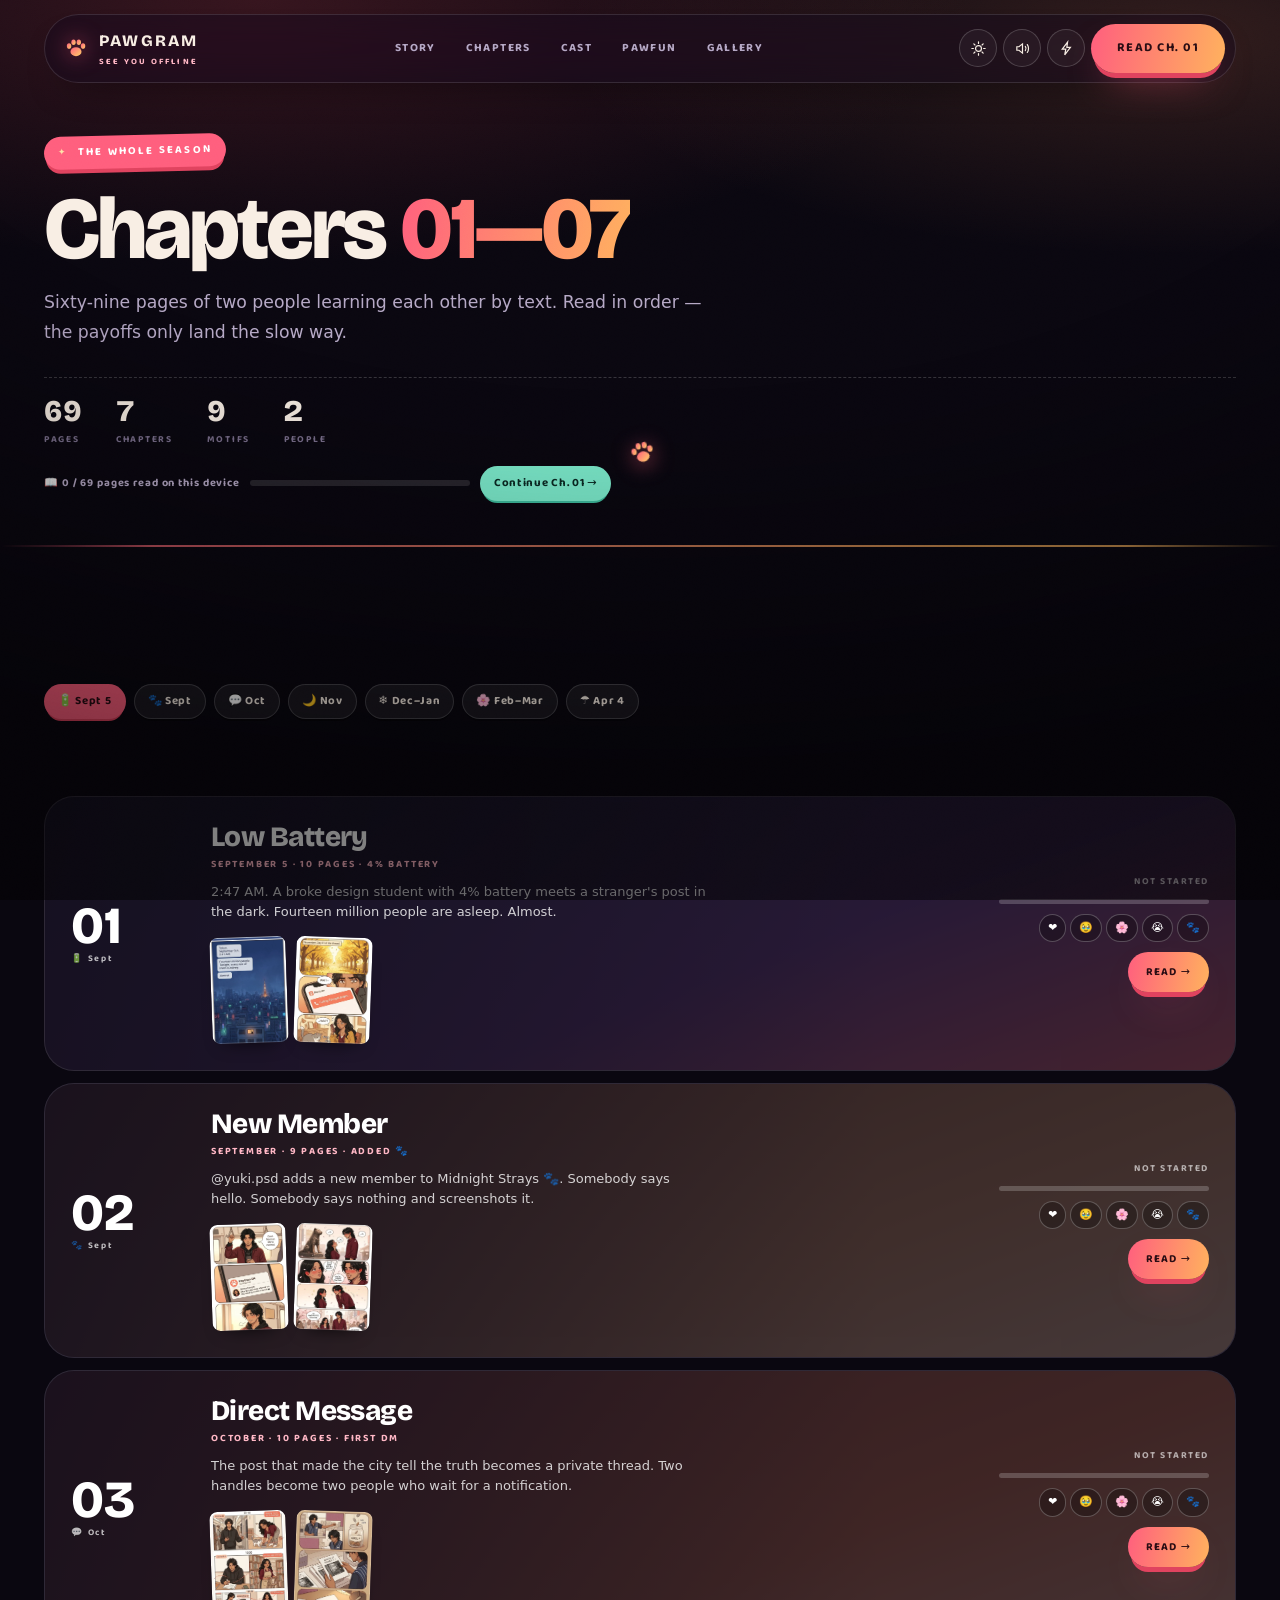
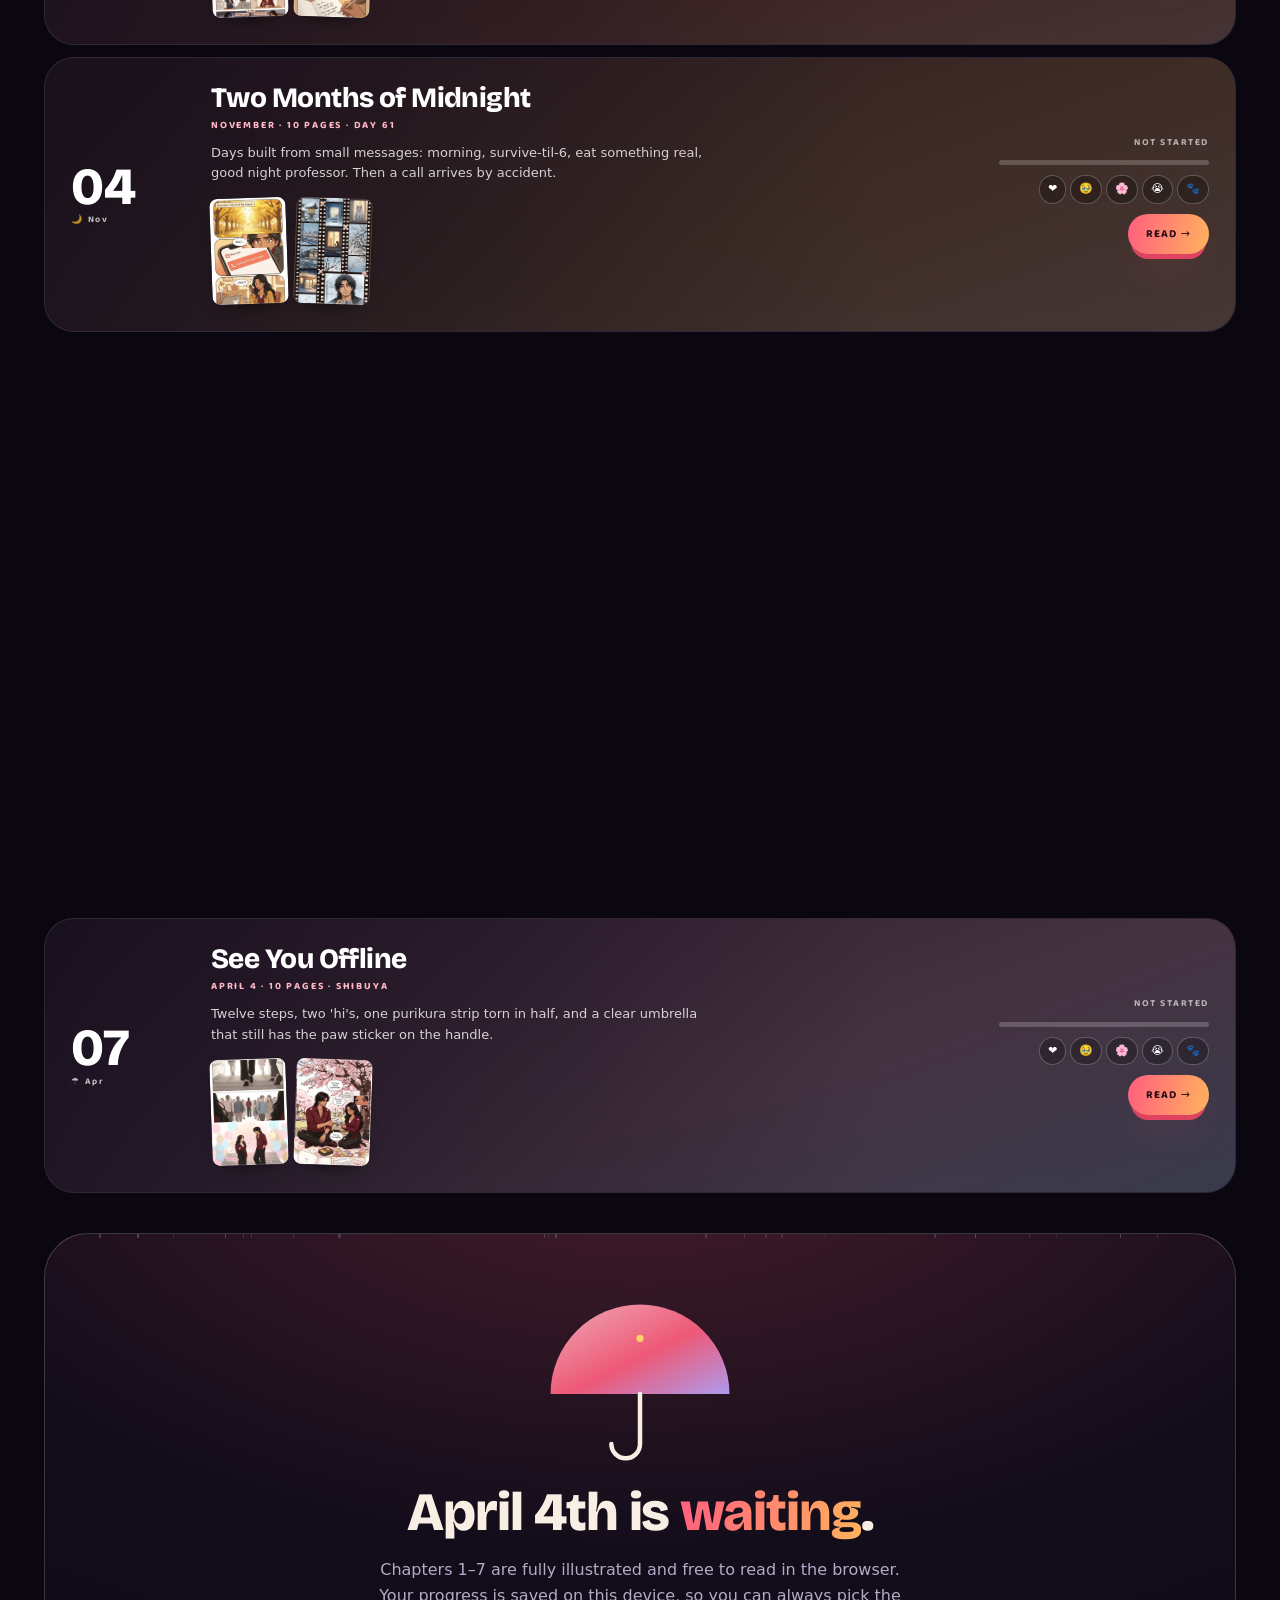
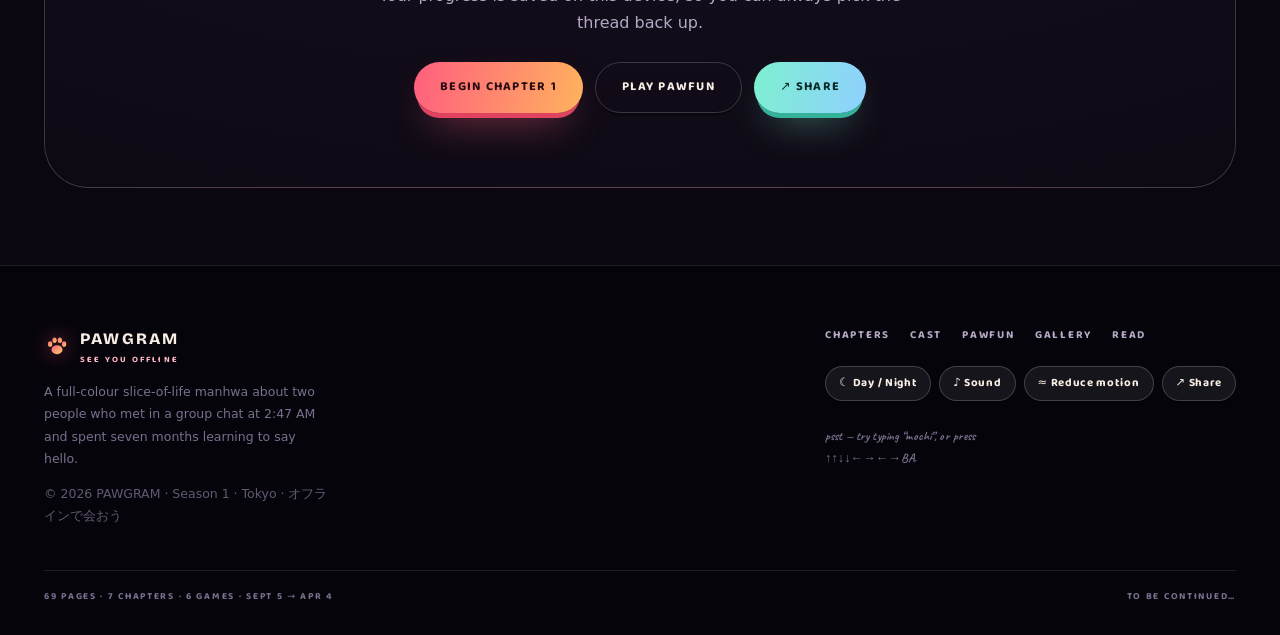
<file: chapters.html>
<!DOCTYPE html>
<html lang="en">
<head>
<meta charset="utf-8">
<meta name="viewport" content="width=device-width,initial-scale=1,viewport-fit=cover">
<title>Chapters 01—07 — PAWGRAM · See You Offline</title>
<meta name="description" content="Seven chapters, sixty-nine illustrated pages: from a 2:47 AM notification to one sakura afternoon in Shibuya.">
<meta name="theme-color" content="#0a0710">
<meta name="color-scheme" content="dark light">
<meta name="mobile-web-app-capable" content="yes">
<meta name="apple-mobile-web-app-capable" content="yes">
<meta name="apple-mobile-web-app-status-bar-style" content="black-translucent">
<meta name="apple-mobile-web-app-title" content="PAWGRAM">

<!-- Open Graph / Twitter -->
<meta property="og:type" content="website">
<meta property="og:site_name" content="PAWGRAM — See You Offline">
<meta property="og:title" content="Chapters 01—07 — PAWGRAM · See You Offline">
<meta property="og:description" content="Seven chapters, sixty-nine illustrated pages: from a 2:47 AM notification to one sakura afternoon in Shibuya.">
<meta property="og:image" content="https://pawgram.vercel.app/art/og-cover.jpg">
<meta property="og:url" content="https://pawgram.vercel.app/">
<!-- relative art paths are rewritten to absolute by tools/build_pages.py (social crawlers need absolute URLs) -->
<meta property="og:image:width" content="1200">
<meta property="og:image:height" content="630">
<meta name="twitter:card" content="summary_large_image">
<meta name="twitter:title" content="Chapters 01—07 — PAWGRAM · See You Offline">
<meta name="twitter:description" content="Seven chapters, sixty-nine illustrated pages: from a 2:47 AM notification to one sakura afternoon in Shibuya.">
<meta name="twitter:image" content="https://pawgram.vercel.app/art/og-cover.jpg">

<link rel="manifest" href="manifest.webmanifest">
<link rel="icon" href="art/favicon-32.png" sizes="32x32">
<link rel="apple-touch-icon" href="art/apple-touch-icon.png">
<link rel="preload" href="assets/fonts/bricolage-latin-var.woff2" as="font" type="font/woff2" crossorigin>

<style>
@font-face{
font-family:"Bricolage";
src:url("assets/fonts/bricolage-latin-var.woff2") format("woff2");
font-weight:200 800;
font-style:normal;
font-display:swap;
unicode-range:U+0000-00FF,U+0131,U+0152-0153,U+02BB-02BC,U+02C6,U+02DA,U+02DC,U+0304,U+0308,U+0329,U+2000-206F,U+20AC,U+2122,U+2191,U+2193,U+2212,U+2215,U+FEFF,U+FFFD;
}
@font-face{
font-family:"Baloo";
src:url("assets/fonts/baloo-latin-700.woff2") format("woff2");
font-weight:700;font-style:normal;font-display:swap;
unicode-range:U+0000-00FF,U+0131,U+0152-0153,U+02BB-02BC,U+02C6,U+02DA,U+02DC,U+0304,U+0308,U+0329,U+2000-206F,U+20AC,U+2122,U+2191,U+2193,U+2212,U+2215,U+FEFF,U+FFFD;
}
@font-face{
font-family:"Baloo";
src:url("assets/fonts/baloo-devanagari-700.woff2") format("woff2");
font-weight:700;font-style:normal;font-display:swap;
unicode-range:U+0900-097F,U+1CD0-1CF4,U+1CF7-1CF9,U+200C-200D,U+20A8,U+20B9,U+20F0,U+25CC,U+A830-A839,U+A8E0-A8FF;
}
@font-face{
font-family:"Caveat";
src:url("assets/fonts/caveat-latin-700.woff2") format("woff2");
font-weight:700;font-style:normal;font-display:swap;
}
:root{
--c-coral:#ff5f7e;
--c-coral-deep:#e0435f;
--c-sakura:#ffb7c5;
--c-lav:#b9a7ff;
--c-mint:#7ef0d0;
--c-vending:#ffd166;
--c-amber:#ffb25e;
--c-plum:#8c2f39;
--c-sky:#8fd0ff;
--coral:var(--c-coral);
--amber:var(--c-amber);
--sakura:var(--c-sakura);
--cream:#f8eee4;
--mute:#a89bb8;
--mute2:#7a6f8c;
--ink:#0a0710;
--ink2:#120d1a;
--card:#171120;
--card2:#1f1730;
--bg:var(--ink);
--bg-deep:#06040b;
--surface:rgba(23,17,32,.74);
--surface-2:rgba(31,23,48,.8);
--glass:rgba(20,14,30,.55);
--glass-brd:rgba(255,255,255,.12);
--line:rgba(255,255,255,.10);
--line2:rgba(255,255,255,.18);
--text:#f8eee4;
--text-dim:#b6a9c6;
--text-faint:#7a6f8c;
--shadow:0 24px 60px -28px rgba(0,0,0,.95);
--halftone:rgba(255,255,255,.055);
--glow-coral:0 0 40px -6px rgba(255,95,126,.55);
--glow-mint:0 0 34px -6px rgba(126,240,208,.5);
--font-display:"Bricolage",Georgia,"Times New Roman",serif;
--font-sticker:"Baloo","Bricolage",system-ui,sans-serif;
--font-hand:"Caveat",Georgia,cursive;
--font-body:ui-sans-serif,system-ui,-apple-system,"Segoe UI",Roboto,"Helvetica Neue",Arial,sans-serif;
--display:var(--font-display);
--sans:var(--font-body);
--t-mega:clamp(44px,11vw,140px);
--t-h1:clamp(34px,6.4vw,78px);
--t-h2:clamp(28px,4.8vw,58px);
--t-h3:clamp(21px,2.6vw,32px);
--t-body:clamp(15px,1.15vw,17px);
--t-small:13px;
--t-micro:10.5px;
--pad:clamp(16px,4vw,44px);
--wrap:min(1200px,100% - clamp(28px,7vw,88px));
--r-s:12px; --r-m:20px; --r-l:30px; --r-xl:44px; --r-pill:999px;
--grad:linear-gradient(100deg,var(--c-coral),var(--c-amber));
--grad-cool:linear-gradient(120deg,var(--c-lav),var(--c-sky) 60%,var(--c-mint));
--grad-sakura:linear-gradient(120deg,var(--c-sakura),var(--c-lav));
--grad-thread:linear-gradient(90deg,#ff5f7e,#ffb25e,#ffd166,#7ef0d0,#b9a7ff);
--grad-soft:linear-gradient(135deg,rgba(255,95,126,.18),rgba(255,178,94,.06));
--ease:cubic-bezier(.19,1,.22,1);
--ease-back:cubic-bezier(.34,1.56,.64,1);
--ease-soft:cubic-bezier(.4,0,.2,1);
--z-grain:60; --z-cursor:95; --z-toast:96; --z-nav:70; --z-loader:98; --z-modal:92;
color-scheme:dark;
}
html[data-theme="day"]{
--ink:#fdf4ec; --ink2:#fbeade; --card:#fffaf5; --card2:#fff3e9;
--bg:#fdf4ec; --bg-deep:#f6e6d8;
--surface:rgba(255,250,245,.82); --surface-2:rgba(255,243,233,.9);
--glass:rgba(255,248,242,.72);
--glass-brd:rgba(140,47,57,.16);
--line:rgba(90,40,60,.14); --line2:rgba(90,40,60,.24);
--text:#2c1626; --text-dim:#6b4a5c; --text-faint:#9c7f8e;
--cream:#2c1626; --mute:#6b4a5c; --mute2:#9c7f8e;
--halftone:rgba(140,47,57,.10);
--shadow:0 24px 60px -30px rgba(120,60,80,.35);
--glow-coral:0 0 30px -8px rgba(255,95,126,.55);
color-scheme:light;
}
*,*::before,*::after{margin:0;padding:0;box-sizing:border-box}
html{-webkit-text-size-adjust:100%;scroll-behavior:smooth}
html.pg-lock{overflow:hidden}
body{
background:var(--bg);color:var(--text);font-family:var(--font-body);
font-size:var(--t-body);line-height:1.65;-webkit-font-smoothing:antialiased;
overflow-x:hidden;overscroll-behavior-y:contain;
-webkit-tap-highlight-color:transparent;
transition:background .6s var(--ease),color .6s var(--ease);
}
img,svg,canvas{display:block;max-width:100%}
a{color:inherit;text-decoration:none}
button,input,textarea,select{font:inherit;color:inherit;background:none;border:0}
button{cursor:pointer}
::selection{background:rgba(255,95,126,.32);color:#fff}
:focus-visible{outline:2px solid var(--c-mint);outline-offset:3px;border-radius:6px}
.skip{position:fixed;left:12px;top:-80px;z-index:999;background:var(--c-coral);color:#1a0d10;
padding:12px 18px;border-radius:var(--r-pill);font-size:12px;font-weight:700;transition:top .3s}
.skip:focus{top:12px}
body::before{
content:"";position:fixed;inset:0;z-index:var(--z-grain);pointer-events:none;opacity:.05;
background-image:url("data:image/svg+xml,%3Csvg xmlns='http://www.w3.org/2000/svg' width='180' height='180'%3E%3Cfilter id='n'%3E%3CfeTurbulence type='fractalNoise' baseFrequency='.85' numOctaves='3'/%3E%3C/filter%3E%3Crect width='180' height='180' filter='url(%23n)' opacity='.6'/%3E%3C/svg%3E");
mix-blend-mode:overlay;
}
body::after{
content:"";position:fixed;inset:0;z-index:59;pointer-events:none;
background:radial-gradient(125% 90% at 50% 0%,transparent 48%,rgba(0,0,0,.5) 100%);
}
html[data-theme="day"] body::after{
background:radial-gradient(125% 95% at 50% 0%,transparent 60%,rgba(180,120,130,.18) 100%);
}
.wrap{width:var(--wrap);margin-inline:auto;position:relative;z-index:1}
.sec{position:relative;padding:clamp(64px,9vw,130px) 0}
.sec--tight{padding:clamp(40px,6vw,80px) 0}
h1,h2,h3,h4{font-family:var(--font-display);font-weight:700;line-height:1.02;letter-spacing:-.02em;color:var(--text)}
h2.big{font-size:var(--t-h2);font-weight:700;margin-top:14px}
h2.big em,.em{font-style:normal;background:var(--grad);-webkit-background-clip:text;background-clip:text;
-webkit-text-fill-color:transparent;color:transparent}
.lede{color:var(--text-dim);font-size:clamp(15px,1.35vw,17.5px);max-width:62ch;margin-top:16px;line-height:1.75}
.kicker{
display:inline-flex;align-items:center;gap:10px;font-family:var(--font-sticker);font-size:11px;
letter-spacing:.2em;text-transform:uppercase;color:#fff;background:var(--c-coral);
padding:7px 14px 8px;border-radius:var(--r-pill);box-shadow:0 6px 0 -2px var(--c-coral-deep);
transform:rotate(-1.4deg);
}
.kicker::before{content:"✦";font-size:9px;color:#ffe1a8}
.kicker.alt{background:var(--c-lav);box-shadow:0 6px 0 -2px #7d6bd0;color:#1d1330}
.kicker.alt::before{color:#3b2a63}
.glass{
background:var(--glass);border:1px solid var(--glass-brd);
-webkit-backdrop-filter:blur(16px) saturate(1.3);backdrop-filter:blur(16px) saturate(1.3);
border-radius:var(--r-l);
}
.screentone{position:relative;isolation:isolate}
.screentone::after{
content:"";position:absolute;inset:0;z-index:-1;pointer-events:none;border-radius:inherit;
background-image:radial-gradient(var(--halftone) 1px,transparent 1.2px);
background-size:7px 7px;opacity:.9;
}
.tape{
position:absolute;width:96px;height:28px;background:rgba(255,209,102,.72);
border-left:1px dashed rgba(0,0,0,.12);border-right:1px dashed rgba(0,0,0,.12);
transform:rotate(-6deg);box-shadow:0 3px 10px rgba(0,0,0,.25);
mix-blend-mode:screen;pointer-events:none;
}
html[data-theme="day"] .tape{mix-blend-mode:multiply;background:rgba(255,214,140,.85)}
.tape.l{left:-26px;top:14px}
.tape.r{right:-26px;top:14px;transform:rotate(5deg)}
.torn{--torn-c:var(--card);
-webkit-mask-image:radial-gradient(14px at 50% 0,transparent 96%,#000 100%);
mask-image:url("data:image/svg+xml,%3Csvg xmlns='http://www.w3.org/2000/svg' width='60' height='14'%3E%3Cpath d='M0 14 L0 6 Q7 0 15 5 T30 4 T45 6 T60 3 L60 14Z' fill='%23000'/%3E%3C/svg%3E");
-webkit-mask-size:60px 14px;mask-size:60px 14px;
-webkit-mask-repeat:repeat-x;mask-repeat:repeat-x;-webkit-mask-position:bottom;mask-position:bottom;
}
.polaroid{
background:#fdfaf5;padding:12px 12px 40px;border-radius:4px;color:#2b1b26;
box-shadow:0 18px 40px -18px rgba(0,0,0,.75),0 0 0 1px rgba(0,0,0,.06);
transform:rotate(var(--rot,-3deg));transition:transform .5s var(--ease-back),box-shadow .5s;
}
.polaroid:hover{transform:rotate(0deg) scale(1.03);box-shadow:0 26px 60px -20px rgba(0,0,0,.8)}
.polaroid figcaption{font-family:var(--font-hand);font-size:17px;text-align:center;margin-top:10px;color:#7b2230}
.filmstrip{
position:relative;background:#0b0812;padding:16px 0;border-radius:6px;
box-shadow:inset 0 0 0 1px rgba(255,255,255,.08);
}
.filmstrip::before,.filmstrip::after{
content:"";position:absolute;left:0;right:0;height:14px;
background-image:radial-gradient(circle at 7px 7px,#0b0812 3.2px,transparent 3.4px),
linear-gradient(#efe6dc,#efe6dc);
background-size:22px 14px,100% 100%;
background-repeat:repeat-x,no-repeat;
opacity:.55;
}
.filmstrip::before{top:0;transform:scaleY(-1)}
.filmstrip::after{bottom:0}
.glowedge{position:relative;border-radius:var(--r-l);isolation:isolate}
.glowedge::before{
content:"";position:absolute;inset:-1.5px;border-radius:inherit;z-index:-1;
background:var(--grad-thread);background-size:300% 100%;
animation:hueSlide 9s linear infinite;opacity:.55;
}
.glowedge::after{content:"";position:absolute;inset:0;border-radius:inherit;z-index:-1;background:var(--card)}
.chip-st{
display:inline-flex;align-items:center;gap:7px;padding:7px 13px;border-radius:var(--r-pill);
font-family:var(--font-sticker);font-size:11.5px;letter-spacing:.06em;
background:rgba(255,255,255,.07);border:1px solid var(--line2);color:var(--text);
box-shadow:0 4px 0 -2px rgba(0,0,0,.35);
}
.chip-st.coral{background:var(--c-coral);color:#2a0d14;border-color:transparent;box-shadow:0 4px 0 -2px var(--c-coral-deep)}
.chip-st.mint{background:var(--c-mint);color:#0b2a24;border-color:transparent;box-shadow:0 4px 0 -2px #3fbfa0}
.chip-st.lav{background:var(--c-lav);color:#1b1330;border-color:transparent;box-shadow:0 4px 0 -2px #7d6bd0}
.chip-st.vending{background:var(--c-vending);color:#2f2408;border-color:transparent;box-shadow:0 4px 0 -2px #d0a63d}
.hand{font-family:var(--font-hand);font-size:clamp(18px,2vw,25px);color:var(--c-sakura);
line-height:1.2;letter-spacing:.01em}
.hand .u{position:relative}
.hand .u::after{
content:"";position:absolute;left:-2%;right:-2%;bottom:-4px;height:7px;
background:url("data:image/svg+xml,%3Csvg xmlns='http://www.w3.org/2000/svg' viewBox='0 0 120 8' preserveAspectRatio='none'%3E%3Cpath d='M2 6C22 2 44 7 62 4s34-2 56 1' stroke='%23ff5f7e' stroke-width='2.4' fill='none' stroke-linecap='round'/%3E%3C/svg%3E") no-repeat center/100% 100%;
animation:drawline 1.4s var(--ease) both;
}
.av{width:34px;height:34px;border-radius:50%;flex:none;display:grid;place-items:center;
font-family:var(--font-sticker);font-size:13px;color:#2a0d14;background:var(--grad);
box-shadow:0 0 0 2px rgba(255,183,197,.4)}
.tilt{transition:transform .45s var(--ease);transform-style:preserve-3d;will-change:transform}
.ul-rich{position:relative;display:inline-block}
.ul-rich::after{
content:"";position:absolute;left:0;right:0;bottom:-3px;height:2px;border-radius:2px;
background:var(--grad);transform:scaleX(0);transform-origin:left;transition:transform .45s var(--ease);
}
.ul-rich:hover::after,.ul-rich:focus-visible::after{transform:scaleX(1)}
*{scrollbar-width:thin;scrollbar-color:rgba(255,178,94,.55) transparent}
::-webkit-scrollbar{width:10px;height:8px}
::-webkit-scrollbar-thumb{background:linear-gradient(var(--c-coral),var(--c-amber));border-radius:99px;
border:3px solid var(--bg)}
::-webkit-scrollbar-track{background:transparent}
#prog{
position:fixed;top:0;left:0;height:3px;width:0;z-index:75;border-radius:0 3px 3px 0;
background:var(--grad-thread);box-shadow:0 0 18px rgba(255,120,140,.85);
}
#cursor,#cursor-trail{position:fixed;left:0;top:0;z-index:var(--z-cursor);pointer-events:none;
will-change:transform;display:none}
html.has-cursor #cursor,html.has-cursor #cursor-trail{display:block}
html.has-cursor,html.has-cursor *{cursor:none !important}
#cursor svg{width:30px;height:30px;transform:translate(-42%,-42%) rotate(-12deg);
filter:drop-shadow(0 4px 10px rgba(255,95,126,.65));transition:transform .28s var(--ease-back)}
#cursor[data-mode="read"] svg{transform:translate(-50%,-50%) rotate(-8deg) scale(1.55)}
#cursor[data-mode="play"] svg{transform:translate(-50%,-50%) rotate(8deg) scale(1.7)}
#cursor[data-mode="drag"] svg{transform:translate(-50%,-50%) rotate(-90deg) scale(1.5)}
#cursor[data-mode="heart"] svg{transform:translate(-50%,-50%) scale(1.5) rotate(0)}
#cursor .lbl{
position:absolute;left:20px;top:16px;font-family:var(--font-sticker);font-size:10px;
letter-spacing:.14em;text-transform:uppercase;white-space:nowrap;color:#2a0d14;
background:var(--c-mint);padding:3px 8px;border-radius:99px;opacity:0;transform:scale(.6);
transition:opacity .22s,transform .28s var(--ease-back);
}
#cursor.show-lbl .lbl{opacity:1;transform:scale(1)}
#cursor-trail{width:100%;height:100%;z-index:calc(var(--z-cursor) - 1)}
#cursor-trail i{position:absolute;width:9px;height:9px;border-radius:50% 0 50% 50%;
background:var(--c-sakura);opacity:.7;will-change:transform,opacity}
.ripple{position:fixed;width:12px;height:12px;border-radius:50%;pointer-events:none;z-index:94;
border:2px solid var(--c-sakura);animation:rippleOut .62s var(--ease) forwards}
@keyframes rippleOut{to{transform:scale(9);opacity:0}}
#loader{
position:fixed;inset:0;z-index:var(--z-loader);display:grid;place-items:center;overflow:hidden;
background:radial-gradient(120% 90% at 50% 40%,#241428 0%,#130c1c 48%,#06040b 100%);
transition:opacity .7s var(--ease),visibility .7s;
}
html[data-theme="day"] #loader{
background:radial-gradient(120% 90% at 50% 40%,#fff2ea 0%,#ffe3e6 50%,#ffd9e2 100%);
}
#loader.done{opacity:0;visibility:hidden}
#loader .lwrap{position:relative;z-index:2;display:grid;justify-items:center;gap:18px;text-align:center;
padding:0 20px}
#loader .lbatt{
position:relative;width:150px;height:70px;border:4px solid rgba(255,255,255,.8);border-radius:16px;
padding:7px;display:flex;align-items:center;gap:4px;transform:rotate(-3deg);
}
html[data-theme="day"] #loader .lbatt{border-color:#5a2536}
#loader .lbatt::after{
content:"";position:absolute;right:-14px;top:50%;transform:translateY(-50%);
width:9px;height:26px;border-radius:0 5px 5px 0;background:rgba(255,255,255,.8);
}
html[data-theme="day"] #loader .lbatt::after{background:#5a2536}
#loader .lcell{flex:1;height:100%;border-radius:8px;background:rgba(255,255,255,.09)}
#loader .lcell.on{background:var(--grad);box-shadow:0 0 18px -4px rgba(255,140,110,.9)}
#loader .lcell.low.on{background:linear-gradient(#ff4d6a,#ff8f5e)}
#loader .lpct{font-family:var(--font-sticker);font-size:34px;color:#fff;line-height:1;
letter-spacing:.02em;font-variant-numeric:tabular-nums}
html[data-theme="day"] #loader .lpct{color:#4a1e2c}
#loader .lname{font-family:var(--font-display);font-weight:800;font-size:clamp(22px,5vw,30px);
letter-spacing:.3em;text-transform:uppercase;color:#fff;padding-left:.3em}
html[data-theme="day"] #loader .lname{color:#4a1e2c}
#loader .lmsg{font-family:var(--font-hand);font-size:clamp(17px,3.6vw,22px);color:var(--c-sakura);
min-height:1.4em}
#loader .lpawwalk{position:absolute;bottom:14%;left:0;width:100%;height:40px;overflow:hidden}
#loader .lpawwalk i{
position:absolute;bottom:0;width:16px;height:16px;opacity:0;
background:var(--c-sakura);border-radius:50% 50% 50% 4px;
animation:pawWalk 3.4s linear infinite;
}
@keyframes pawWalk{
0%{opacity:0;transform:translateX(-6vw) rotate(0)}
8%{opacity:.85}
86%{opacity:.5}
100%{opacity:0;transform:translateX(106vw) rotate(0)}
}
#loader .lskip{
position:absolute;bottom:max(18px,env(safe-area-inset-bottom));right:20px;z-index:3;
font-family:var(--font-sticker);font-size:10.5px;letter-spacing:.16em;text-transform:uppercase;
color:rgba(255,255,255,.55);border:1px solid rgba(255,255,255,.22);padding:8px 14px;border-radius:99px;
}
html[data-theme="day"] #loader .lskip{color:#7b4a5c;border-color:rgba(120,60,80,.3)}
header.nav{position:fixed;top:0;left:0;right:0;z-index:var(--z-nav);padding:14px 0;
transition:transform .5s var(--ease),padding .4s var(--ease);pointer-events:none}
header.nav.hide{transform:translateY(-130%)}
.navin{
pointer-events:auto;display:flex;align-items:center;justify-content:space-between;gap:16px;
padding:9px 10px 9px 18px;border-radius:var(--r-pill);
background:var(--glass);border:1px solid var(--glass-brd);
-webkit-backdrop-filter:blur(18px) saturate(1.6);backdrop-filter:blur(18px) saturate(1.6);
box-shadow:0 18px 40px -26px rgba(0,0,0,.9);
transition:box-shadow .4s,border-color .4s,background .4s;
}
header.nav.solid .navin{box-shadow:0 22px 50px -24px rgba(0,0,0,.95),0 0 0 1px rgba(255,255,255,.04);
border-color:var(--line2)}
.logo{display:flex;align-items:center;gap:10px;font-family:var(--font-display);font-weight:800;
font-size:16px;letter-spacing:.14em;text-transform:uppercase;flex:none}
.logo svg{filter:drop-shadow(0 0 10px rgba(255,95,126,.6));transition:transform .5s var(--ease-back)}
.logo:hover svg{transform:rotate(-14deg) scale(1.12)}
.logo b{display:block;font-family:var(--font-sticker);font-size:8.5px;letter-spacing:.24em;
color:var(--c-sakura);font-weight:700;margin-top:1px}
.navlinks{display:flex;gap:4px;align-items:center}
.navlinks a{
position:relative;font-family:var(--font-sticker);font-size:11.5px;letter-spacing:.12em;
text-transform:uppercase;color:var(--text-dim);padding:8px 13px;border-radius:99px;
transition:color .3s,background .3s,transform .3s var(--ease-back);
}
.navlinks a:hover,.navlinks a:focus-visible{color:var(--text);background:rgba(255,255,255,.08);
transform:translateY(-1px) rotate(-1deg)}
.navlinks a[aria-current="page"]{color:#2a0d14;background:var(--c-sakura)}
.navtools{display:flex;align-items:center;gap:6px;flex:none}
.iconbtn{
width:38px;height:38px;border-radius:50%;display:grid;place-items:center;flex:none;
border:1px solid var(--line2);color:var(--text);background:rgba(255,255,255,.04);
transition:transform .35s var(--ease-back),background .3s,border-color .3s;
}
.iconbtn:hover{transform:translateY(-2px) scale(1.06);background:rgba(255,255,255,.1)}
.iconbtn svg{width:17px;height:17px}
.iconbtn[aria-pressed="true"]{background:var(--c-mint);color:#0b2a24;border-color:transparent}
.burger{display:none;width:40px;height:40px;border-radius:14px;border:1px solid var(--line2);
place-items:center;gap:4px;flex:none;background:rgba(255,255,255,.04)}
.burger i{display:block;width:16px;height:2px;border-radius:2px;background:var(--text);
transition:transform .4s var(--ease-back),opacity .25s,width .3s}
.burger.open i:nth-child(1){transform:translateY(6px) rotate(45deg)}
.burger.open i:nth-child(2){opacity:0;width:4px}
.burger.open i:nth-child(3){transform:translateY(-6px) rotate(-45deg)}
#drawer{
position:fixed;inset:0;z-index:calc(var(--z-nav) - 4);display:grid;align-content:center;
justify-items:center;gap:2px;text-align:center;padding:80px 20px 120px;
background:radial-gradient(120% 90% at 50% 0%,rgba(38,20,46,.97),rgba(8,5,13,.985));
-webkit-backdrop-filter:blur(22px);backdrop-filter:blur(22px);
opacity:0;visibility:hidden;transition:opacity .45s var(--ease),visibility .45s;overflow:hidden;
}
html[data-theme="day"] #drawer{background:radial-gradient(120% 90% at 50% 0%,rgba(255,239,232,.98),rgba(255,224,232,.99))}
#drawer.open{opacity:1;visibility:visible}
#drawer a.dlink{
font-family:var(--font-display);font-weight:800;font-size:clamp(30px,9vw,56px);line-height:1.06;
letter-spacing:-.02em;padding:6px 24px;color:var(--text);opacity:0;transform:translateY(26px) rotate(2deg);
transition:opacity .5s var(--ease),transform .6s var(--ease-back),color .3s;
display:inline-flex;align-items:center;gap:12px;
}
#drawer.open a.dlink{opacity:1;transform:none}
#drawer a.dlink span.n{font-family:var(--font-sticker);font-size:12px;color:var(--c-sakura);
letter-spacing:.1em;transform:translateY(-8px)}
#drawer a.dlink:hover{color:var(--c-coral);transform:scale(1.04) rotate(-1.2deg)}
#drawer.open a.dlink:nth-child(1){transition-delay:.06s}
#drawer.open a.dlink:nth-child(2){transition-delay:.12s}
#drawer.open a.dlink:nth-child(3){transition-delay:.18s}
#drawer.open a.dlink:nth-child(4){transition-delay:.24s}
#drawer.open a.dlink:nth-child(5){transition-delay:.30s}
#drawer.open a.dlink:nth-child(6){transition-delay:.36s}
#drawer .dclose{position:absolute;top:18px;right:18px;width:44px;height:44px;border-radius:50%;
border:1px solid var(--line2);font-size:18px;display:grid;place-items:center}
#drawer .dfoot{position:absolute;bottom:max(20px,env(safe-area-inset-bottom));left:0;right:0;
display:flex;justify-content:center;gap:14px;flex-wrap:wrap;font-family:var(--font-hand);
font-size:19px;color:var(--text-dim)}
#drawer .dstk{position:absolute;font-size:34px;opacity:.16;animation:floaty 7s ease-in-out infinite}
.btn{
--btn-bg:var(--grad);position:relative;display:inline-flex;align-items:center;justify-content:center;
gap:9px;padding:14px 26px;min-height:48px;border-radius:var(--r-pill);
font-family:var(--font-sticker);font-size:12.5px;letter-spacing:.1em;text-transform:uppercase;
background:var(--btn-bg);color:#2a0d14;overflow:hidden;isolation:isolate;
box-shadow:0 8px 0 -3px var(--c-coral-deep),0 18px 40px -18px rgba(255,95,126,.9);
transition:transform .28s var(--ease-back),box-shadow .28s,filter .3s;
will-change:transform;
}
.btn:hover{transform:translateY(-3px) scale(1.02);box-shadow:0 12px 0 -3px var(--c-coral-deep),0 24px 46px -16px rgba(255,95,126,1)}
.btn:active{transform:translateY(2px) scale(.985);box-shadow:0 3px 0 -2px var(--c-coral-deep)}
.btn::after{
content:"";position:absolute;inset:0;z-index:-1;background:linear-gradient(100deg,transparent 28%,rgba(255,255,255,.6),transparent 72%);
transform:translateX(-140%);transition:transform .75s var(--ease);
}
.btn:hover::after{transform:translateX(140%)}
.btn.ghost{background:transparent;color:var(--text);border:1.5px solid var(--line2);
box-shadow:0 6px 0 -3px rgba(0,0,0,.35)}
.btn.ghost:hover{border-color:var(--c-sakura);color:var(--text);
box-shadow:0 10px 0 -3px rgba(0,0,0,.35),0 0 30px -8px rgba(255,183,197,.7)}
.btn.mint{--btn-bg:linear-gradient(100deg,var(--c-mint),var(--c-sky));color:#082b26;
box-shadow:0 8px 0 -3px #35b39a,0 18px 40px -18px rgba(126,240,208,.8)}
.btn.lav{--btn-bg:linear-gradient(100deg,var(--c-lav),var(--c-sakura));color:#20132f;
box-shadow:0 8px 0 -3px #7d6bd0,0 18px 40px -18px rgba(185,167,255,.8)}
.btn.sm{padding:10px 18px;min-height:40px;font-size:11px}
.btn.wide{width:100%}
.marquee{
position:relative;z-index:2;overflow:hidden;padding:14px 0;
border-block:1px solid var(--line);
background:linear-gradient(90deg,rgba(255,95,126,.10),rgba(255,209,102,.06),rgba(126,240,208,.08));
-webkit-mask-image:linear-gradient(90deg,transparent,#000 6%,#000 94%,transparent);
mask-image:linear-gradient(90deg,transparent,#000 6%,#000 94%,transparent);
}
.mtrack{display:flex;width:max-content;gap:34px;animation:slide 32s linear infinite}
.mtrack.rev{animation-direction:reverse;animation-duration:40s}
.marquee:hover .mtrack{animation-play-state:paused}
.mtrack span{
display:inline-flex;align-items:center;gap:34px;white-space:nowrap;
font-family:var(--font-display);font-weight:800;font-size:clamp(13px,1.5vw,17px);
letter-spacing:.16em;text-transform:uppercase;color:var(--text-dim);
}
.mtrack span::after{content:"✺";color:var(--c-coral);font-size:12px}
@keyframes slide{to{transform:translateX(-50%)}}
#toasts{position:fixed;left:50%;bottom:max(18px,env(safe-area-inset-bottom));transform:translateX(-50%);
z-index:var(--z-toast);display:flex;flex-direction:column;gap:8px;align-items:center;
pointer-events:none;width:min(420px,calc(100% - 28px))}
.toast{
pointer-events:auto;display:flex;align-items:center;gap:11px;width:100%;
padding:11px 15px;border-radius:var(--r-pill);background:var(--surface-2);
border:1px solid var(--line2);-webkit-backdrop-filter:blur(16px);backdrop-filter:blur(16px);
box-shadow:0 20px 44px -22px rgba(0,0,0,.9);
font-family:var(--font-sticker);font-size:12.5px;color:var(--text);
transform:translateY(26px) scale(.94);opacity:0;transition:transform .5s var(--ease-back),opacity .4s;
}
.toast.in{transform:none;opacity:1}
.toast .ti{font-size:18px;line-height:1;filter:drop-shadow(0 0 8px rgba(255,183,197,.7))}
.toast small{display:block;font-family:var(--font-body);font-size:10.5px;letter-spacing:.1em;
text-transform:uppercase;color:var(--text-faint);font-weight:400}
.toast.badge{border-color:rgba(255,209,102,.55);box-shadow:0 20px 44px -22px rgba(0,0,0,.9),0 0 0 1px rgba(255,209,102,.35)}
.sr{position:absolute;width:1px;height:1px;padding:0;margin:-1px;overflow:hidden;clip:rect(0 0 0 0);
white-space:nowrap;border:0}
[hidden]{display:none !important}
@keyframes fadeUp{from{opacity:0;transform:translateY(18px)}to{opacity:1;transform:none}}
@keyframes floaty{0%,100%{transform:translateY(0) rotate(var(--r,0deg))}
50%{transform:translateY(-12px) rotate(calc(var(--r,0deg) + 4deg))}}
@keyframes hueSlide{to{background-position:300% 0}}
@keyframes drawline{from{clip-path:inset(0 100% 0 0)}to{clip-path:inset(0 0 0 0)}}
@keyframes spin{to{transform:rotate(360deg)}}
@keyframes blink{50%{opacity:.25}}
@keyframes pop{0%{transform:scale(.6);opacity:0}60%{transform:scale(1.06)}100%{transform:scale(1);opacity:1}}
@keyframes shake{0%,100%{transform:translate(0,0)}20%{transform:translate(-4px,2px)}
40%{transform:translate(4px,-2px)}60%{transform:translate(-3px,-1px)}80%{transform:translate(3px,1px)}}
@keyframes wobble{0%,100%{transform:rotate(-2deg)}50%{transform:rotate(2deg)}}
@keyframes bob{0%,100%{transform:translateY(0)}50%{transform:translateY(-6px)}}
.rv{opacity:0;transform:translateY(36px);filter:blur(5px);
transition:opacity .85s var(--ease),transform .95s var(--ease),filter .7s var(--ease)}
.rv.in{opacity:1;transform:none;filter:blur(0)}
.rv.d1{transition-delay:.06s}.rv.d2{transition-delay:.12s}.rv.d3{transition-delay:.18s}
.rv.d4{transition-delay:.24s}.rv.d5{transition-delay:.3s}.rv.d6{transition-delay:.36s}
.rv.pop{transform:scale(.92) translateY(20px)}
.rv.pop.in{transform:none}
[data-magnet]{will-change:transform}
#confetti{position:fixed;inset:0;z-index:93;pointer-events:none;display:none}
#confetti.on{display:block}
@media(prefers-reduced-motion:reduce){
*{animation-duration:.001s !important;animation-iteration-count:1 !important;
transition-duration:.001s !important;scroll-behavior:auto !important}
}
html.reduce-motion *{
animation-duration:.001s !important;animation-iteration-count:1 !important;
transition-duration:.001s !important;scroll-behavior:auto !important;
}
html.reduce-motion .rv,
html.reduce-motion .rv.in{opacity:1 !important;transform:none !important;filter:none !important}
@media(max-width:1000px){
.navlinks{display:none}
.burger{display:grid}
header.nav .btn.read{display:none}
}
@media(max-width:760px){
body::before{opacity:.035}
.navin{padding:8px 8px 8px 14px}
.logo{font-size:14px}
.logo b{font-size:7.5px}
}
@media(hover:none){
#cursor,#cursor-trail{display:none !important}
html.has-cursor,html.has-cursor *{cursor:auto !important}
}
#veil{
position:fixed;inset:0;z-index:97;pointer-events:none;display:grid;place-items:center;
background:radial-gradient(circle at 50% 60%,#ff5f7e,#c33a5c 40%,#0a0710 100%);
clip-path:circle(0% at 50% 60%);opacity:0;
transition:clip-path .5s var(--ease),opacity .3s;
}
#veil.on{clip-path:circle(150% at 50% 60%);opacity:1}
#veil .veil-paw{font-size:44px;animation:bob 1.2s ease-in-out infinite;filter:drop-shadow(0 0 20px rgba(255,255,255,.6))}
html.veil-on, html.veil-on *{cursor:wait !important}
#petals{position:fixed;inset:0;z-index:64;pointer-events:none;overflow:hidden}
.storm-petal{
position:absolute;top:-20px;border-radius:60% 0 60% 0;opacity:.9;
animation:stormFall linear forwards;will-change:transform;
}
@keyframes stormFall{
0%{transform:translate3d(0,0,0) rotate(0);opacity:0}
8%{opacity:.95}
100%{transform:translate3d(16vw,108vh,0) rotate(760deg);opacity:0}
}
.mochi-run{
position:fixed;bottom:8vh;left:-90px;z-index:96;font-size:52px;pointer-events:none;
animation:mochiRun 4.4s cubic-bezier(.4,0,.6,1) forwards;
filter:drop-shadow(0 8px 16px rgba(0,0,0,.55));
}
@keyframes mochiRun{
0%{transform:translateX(0) translateY(0) scaleX(1)}
45%{transform:translateX(58vw) translateY(-22px) scaleX(1)}
50%{transform:translateX(60vw) translateY(-26px) scaleX(1) rotate(-6deg)}
55%{transform:translateX(62vw) translateY(-18px) scaleX(1)}
100%{transform:translateX(calc(100vw + 120px)) translateY(0) scaleX(1)}
}
#rainsecret{
position:fixed;inset:0;z-index:63;pointer-events:none;opacity:0;visibility:hidden;
transition:opacity .8s var(--ease),visibility .8s;
background:linear-gradient(180deg,rgba(10,30,60,.55),rgba(6,10,24,.72));
-webkit-backdrop-filter:blur(1.5px);backdrop-filter:blur(1.5px);
}
#rainsecret.on{opacity:1;visibility:visible}
#rainsecret .drop{
position:absolute;top:-30px;width:1.5px;height:60px;border-radius:2px;
background:linear-gradient(transparent,rgba(180,220,255,.85));
animation:rainFall linear infinite;
}
@keyframes rainFall{to{transform:translateY(115vh)}}
#rainsecret .umb{
position:absolute;left:50%;bottom:12%;transform:translateX(-50%) scale(.4);font-size:90px;
opacity:0;transition:transform .9s var(--ease-back),opacity .6s;
}
#rainsecret.on .umb{transform:translateX(-50%) scale(1);opacity:1}
html.reduce-motion #cursor,html.reduce-motion #cursor-trail{display:none !important}
html.has-cursor.reduce-motion,html.has-cursor.reduce-motion *{cursor:auto !important}
.phero{position:relative;overflow:hidden;padding:clamp(110px,15vh,170px) 0 clamp(30px,5vw,60px);
isolation:isolate;
background:radial-gradient(90% 70% at 20% 0%,rgba(140,47,57,.34),transparent 62%),
radial-gradient(80% 60% at 92% 6%,rgba(255,140,90,.16),transparent 60%);}
html[data-theme="day"] .phero{
background:radial-gradient(90% 70% at 20% 0%,rgba(255,183,197,.7),transparent 62%),
radial-gradient(80% 60% at 92% 6%,rgba(255,209,102,.35),transparent 60%);}
.phero canvas{position:absolute;inset:0;width:100%;height:100%;z-index:-1;opacity:.75}
.phero .kicker{margin-bottom:14px}
.sub-h1{font-family:var(--font-display);font-weight:800;font-size:clamp(38px,7.4vw,88px);
line-height:.94;letter-spacing:-.035em;margin:6px 0 0}
.sub-h1 em{font-style:normal;background:var(--grad);-webkit-background-clip:text;background-clip:text;
-webkit-text-fill-color:transparent}
.substats{display:flex;gap:clamp(16px,3vw,34px);flex-wrap:wrap;margin-top:clamp(20px,3vw,30px);
padding-top:18px;border-top:1px dashed var(--line2)}
.substats div span{display:block;font-family:var(--font-display);font-weight:800;
font-size:clamp(22px,2.6vw,30px);line-height:1;font-variant-numeric:tabular-nums}
.substats div b{display:block;margin-top:6px;font-family:var(--font-sticker);font-size:9.5px;
letter-spacing:.18em;text-transform:uppercase;color:var(--text-faint);font-weight:700}
.threadline{
height:2px;margin-top:clamp(26px,4vw,44px);
background:var(--grad-thread);background-size:300% 100%;animation:hueSlide 8s linear infinite;
mask-image:linear-gradient(90deg,transparent,#000 12%,#000 88%,transparent);
-webkit-mask-image:linear-gradient(90deg,transparent,#000 12%,#000 88%,transparent);
opacity:.7;
}
.savestate{display:flex;align-items:center;gap:10px;flex-wrap:wrap;margin-top:18px;
font-family:var(--font-sticker);font-size:11px;letter-spacing:.08em;color:var(--text-dim)}
.savestate .sp{flex:0 0 auto;width:min(220px,50vw);height:6px;border-radius:99px;
background:rgba(255,255,255,.12);overflow:hidden}
.savestate .sp i{display:block;height:100%;border-radius:99px;background:var(--grad-thread)}
.chapfilter{display:flex;gap:8px;flex-wrap:wrap}
.chapfilter .chip-st{cursor:pointer}
.chrow{
position:relative;display:grid;grid-template-columns:112px 1fr 210px;gap:clamp(14px,3vw,28px);
align-items:center;padding:clamp(16px,2.6vw,26px);border-radius:var(--r-l);margin-bottom:12px;
border:1px solid var(--line);background:var(--card);overflow:hidden;isolation:isolate;
transition:transform .45s var(--ease-back),border-color .35s,box-shadow .45s;
}
.chrow:hover{transform:translateX(6px);border-color:rgba(255,183,197,.5);
box-shadow:0 26px 50px -34px rgba(255,95,126,.9)}
.chrow .wash{position:absolute;inset:0;z-index:-1;background:var(--wash);opacity:.2;
transition:opacity .45s,transform .8s var(--ease)}
.chrow:hover .wash{opacity:.34;transform:scale(1.05)}
.chrow .wash::after{content:"";position:absolute;inset:0;background:linear-gradient(90deg,rgba(10,7,16,.72),transparent 70%)}
.chrow .n{font-family:var(--font-display);font-weight:800;font-size:clamp(34px,4.6vw,52px);
line-height:.9;color:#fff;position:relative}
.chrow .n small{display:block;font-family:var(--font-sticker);font-size:9px;letter-spacing:.2em;
color:rgba(255,255,255,.7);margin-top:6px}
.chrow h3{font-family:var(--font-display);font-weight:800;font-size:clamp(20px,2.6vw,28px);color:#fff}
.chrow .when{font-family:var(--font-sticker);font-size:10px;letter-spacing:.18em;text-transform:uppercase;
color:var(--c-sakura);margin-top:5px}
.chrow p{font-size:13px;color:rgba(255,255,255,.8);margin-top:9px;line-height:1.6;max-width:60ch}
.chrow .end{position:relative;text-align:right;display:grid;gap:10px;justify-items:end}
.chrow .end small{font-family:var(--font-sticker);font-size:9.5px;letter-spacing:.16em;
text-transform:uppercase;color:rgba(255,255,255,.62)}
.chrow .mini{width:100%;height:5px;border-radius:99px;background:rgba(255,255,255,.2);overflow:hidden}
.chrow .mini i{display:block;height:100%;border-radius:99px;background:var(--c-mint)}
.chrow .reactbar{display:flex;gap:4px;flex-wrap:wrap;justify-content:flex-end}
.chrow .reactbar button{font-size:11px;padding:4px 8px;border-radius:99px;background:rgba(0,0,0,.28);
border:1px solid rgba(255,255,255,.24);color:#fff;transition:transform .3s var(--ease-back),background .3s}
.chrow .reactbar button:hover{transform:translateY(-2px) scale(1.1);background:rgba(255,255,255,.24)}
.chrow .reactbar button.picked{background:var(--c-sakura);color:#2a0d14}
@media(max-width:820px){
.chrow{grid-template-columns:64px 1fr;gap:14px}
.chrow .end{grid-column:1/-1;justify-items:start;text-align:left}
.chrow .reactbar{justify-content:flex-start}
.chrow .mini{max-width:220px}
}
.chcard{display:grid;grid-template-columns:.82fr 1.18fr;gap:clamp(20px,4vw,48px);align-items:center;
padding:clamp(24px,4vw,44px) 0;border-bottom:1px solid var(--line)}
.chcard:last-child{border-bottom:0}
.chcard .img{border-radius:var(--r-l);overflow:hidden;border:1px solid var(--line2);position:relative;
box-shadow:var(--shadow)}
.chcard .img .inlineart{aspect-ratio:4/5;transition:transform 1.1s var(--ease)}
.chcard:hover .img .inlineart{transform:scale(1.04)}
.chcard h3{font-family:var(--font-display);font-weight:800;font-size:clamp(30px,4.6vw,54px);
line-height:.98}
.chcard .role{font-family:var(--font-sticker);font-size:10px;letter-spacing:.24em;text-transform:uppercase;
color:var(--c-coral);margin-bottom:10px}
.chcard p{color:var(--text-dim);margin-top:14px;font-size:14px;line-height:1.8;max-width:56ch}
.dl{display:grid;grid-template-columns:1fr 1fr;gap:8px 24px;margin-top:22px;font-size:12.5px}
.dl div{display:flex;justify-content:space-between;gap:12px;border-bottom:1px dashed var(--line);
padding-bottom:7px}
.dl b{color:var(--text-faint);font-weight:400;letter-spacing:.12em;text-transform:uppercase;font-size:9.5px;
font-family:var(--font-sticker)}
.dl span{color:var(--text);text-align:right}
@media(max-width:820px){.chcard{grid-template-columns:1fr}.dl{grid-template-columns:1fr}}
.strays{display:grid;grid-template-columns:repeat(auto-fit,minmax(190px,1fr));gap:12px;margin-top:34px}
.stray{position:relative;padding:20px;border-radius:var(--r-m);border:1px solid var(--line);
background:var(--card);transition:transform .4s var(--ease-back),border-color .35s;
transform:rotate(var(--r,0deg))}
.stray:hover{transform:rotate(0) translateY(-5px);border-color:rgba(255,183,197,.5)}
.stray .h{font-family:var(--font-sticker);font-size:11.5px;color:var(--c-vending)}
.stray b{display:block;font-family:var(--font-display);font-weight:800;font-size:20px;margin:6px 0 5px}
.stray small{color:var(--text-dim);font-size:12px;line-height:1.6}
.swatches{display:flex;gap:8px;flex-wrap:wrap;margin-top:22px}
.sw{width:60px;text-align:center}
.sw i{display:block;height:42px;border-radius:10px;border:1px solid var(--line2);
box-shadow:inset 0 -8px 16px -10px rgba(0,0,0,.7)}
.sw small{font-family:var(--font-sticker);font-size:8px;letter-spacing:.1em;text-transform:uppercase;
color:var(--text-faint);margin-top:5px;display:block}
.motifgrid{display:grid;grid-template-columns:repeat(auto-fit,minmax(220px,1fr));gap:12px;margin-top:34px}
.motif{padding:22px 18px;border-radius:var(--r-m);border:1px solid var(--line);position:relative;
background:linear-gradient(180deg,rgba(255,255,255,.03),transparent);overflow:hidden;
transition:transform .4s var(--ease-back),border-color .35s}
.motif:hover{transform:translateY(-5px) rotate(-.5deg);border-color:rgba(255,183,197,.5)}
.motif .ic{font-size:22px;display:block;margin-bottom:10px}
.motif b{display:block;font-family:var(--font-display);font-size:17px;margin-bottom:6px}
.motif small{color:var(--text-dim);font-size:12.5px;line-height:1.6;display:block}
.rowarts{display:flex;gap:8px;margin-top:14px;flex-wrap:wrap}
.rowart{width:76px;aspect-ratio:3/4.2;border-radius:8px;background-size:cover;background-position:50% 12%;
border:1px solid rgba(255,255,255,.18);box-shadow:0 10px 20px -14px #000;
transform:rotate(var(--r,-2deg));transition:transform .4s var(--ease-back)}
.rowart:nth-child(even){--r:2deg}
.rowart:hover{transform:rotate(0) scale(1.08)}
.chrow .chmain{position:relative;min-width:0}
#lb{
position:fixed;inset:0;z-index:var(--z-modal);background:rgba(5,3,10,.94);
-webkit-backdrop-filter:blur(16px);backdrop-filter:blur(16px);
display:grid;grid-template-rows:auto 1fr auto;opacity:0;visibility:hidden;
transition:opacity .4s,visibility .4s;touch-action:none;
}
#lb.on{opacity:1;visibility:visible}
.lb-top{display:flex;align-items:center;justify-content:space-between;gap:12px;padding:14px 16px;
color:#fff;font-family:var(--font-sticker);font-size:11px;letter-spacing:.14em}
.lb-top .lb-tools{display:flex;gap:8px;align-items:center}
.lb-top button{width:38px;height:38px;border-radius:50%;border:1px solid rgba(255,255,255,.25);
display:grid;place-items:center;color:#fff;font-size:15px;transition:.3s}
.lb-top button:hover{background:rgba(255,255,255,.14)}
.lb-stage{position:relative;display:grid;place-items:center;padding:0 12px;overflow:hidden}
.lb-stage img{
max-height:100%;max-width:min(94vw,720px);width:auto;border-radius:12px;
box-shadow:0 40px 120px -30px #000;transform:scale(.95) rotateY(-6deg);opacity:0;
transition:transform .55s var(--ease),opacity .4s;touch-action:none;
}
#lb.on .lb-stage img{transform:none;opacity:1}
.lb-nav{position:absolute;top:50%;transform:translateY(-50%);width:46px;height:46px;border-radius:50%;
background:rgba(255,255,255,.12);border:1px solid rgba(255,255,255,.25);color:#fff;font-size:18px;
display:grid;place-items:center;transition:.3s;z-index:3}
.lb-nav:hover{background:rgba(255,255,255,.25)}
.lb-nav.prev{left:10px}.lb-nav.next{right:10px}
.lb-bot{display:flex;align-items:center;justify-content:space-between;gap:12px;padding:12px 16px 18px;
color:#fff;flex-wrap:wrap}
.lb-caption{font-family:var(--font-hand);font-size:19px;color:var(--c-sakura)}
.lb-actions{display:flex;gap:8px;flex-wrap:wrap}
.lb-actions button,.lb-actions a{
padding:9px 14px;border-radius:99px;border:1px solid rgba(255,255,255,.25);color:#fff;
font-family:var(--font-sticker);font-size:10.5px;letter-spacing:.1em;text-transform:uppercase;
display:inline-flex;align-items:center;gap:6px;transition:.3s}
.lb-actions button:hover,.lb-actions a:hover{background:rgba(255,255,255,.16)}
.quote{position:relative;text-align:center;padding:clamp(60px,9vw,120px) 0;overflow:hidden}
.quote::before{
content:"";position:absolute;left:50%;top:50%;transform:translate(-50%,-50%);
width:min(760px,110vw);aspect-ratio:1;border-radius:50%;
background:radial-gradient(circle,rgba(140,47,57,.34),transparent 66%);filter:blur(30px);
}
.quote blockquote{position:relative;font-family:var(--font-display);font-weight:700;font-style:italic;
font-size:clamp(24px,4vw,50px);line-height:1.24;max-width:22ch;margin:0 auto;color:var(--text)}
.quote blockquote em{font-style:normal;background:var(--grad);-webkit-background-clip:text;
background-clip:text;-webkit-text-fill-color:transparent}
.quote cite{display:block;margin-top:22px;font-style:normal;font-family:var(--font-sticker);
font-size:10.5px;letter-spacing:.3em;text-transform:uppercase;color:var(--text-faint)}
.cta{position:relative;padding:clamp(20px,4vw,60px) 0 clamp(50px,8vw,110px)}
.ctabox{
position:relative;overflow:hidden;border-radius:var(--r-xl);padding:clamp(30px,6vw,74px) clamp(18px,4vw,48px);
text-align:center;border:1px solid var(--line2);isolation:isolate;
background:radial-gradient(120% 140% at 50% -20%,rgba(255,95,126,.26),rgba(20,14,28,.92) 55%,#0d0913);
}
html[data-theme="day"] .ctabox{
background:radial-gradient(120% 140% at 50% -20%,rgba(255,183,197,.6),rgba(255,247,241,.96) 55%,#fff2ea);
}
.ctabox .rainlayer{position:absolute;inset:0;z-index:-1;pointer-events:none;overflow:hidden;opacity:.5}
.ctabox .rainlayer i{position:absolute;top:-40px;width:1.5px;height:44px;border-radius:2px;
background:linear-gradient(transparent,rgba(190,225,255,.7));animation:rainFall linear infinite}
.ctabox .umbrella-big{
position:relative;width:clamp(160px,26vw,230px);height:clamp(120px,20vw,170px);margin:0 auto 6px;
}
.ctabox .umbrella-big svg{width:100%;height:100%;overflow:visible}
.ctabox .umbrella-big .canopy{
transform-origin:50% 100%;transform:scaleX(.12) scaleY(.5);opacity:.5;
transition:transform 1.1s var(--ease-back),opacity .8s;
}
.ctabox.open .umbrella-big .canopy{transform:none;opacity:1}
.ctabox .umbrella-big .stick{stroke-dasharray:200;stroke-dashoffset:200;transition:stroke-dashoffset 1s .2s var(--ease)}
.ctabox.open .umbrella-big .stick{stroke-dashoffset:0}
.ctabox h2{font-family:var(--font-display);font-weight:800;font-size:clamp(26px,4.6vw,54px);
line-height:1.06;letter-spacing:-.02em}
.ctabox h2 em{font-style:normal;background:var(--grad);-webkit-background-clip:text;background-clip:text;
-webkit-text-fill-color:transparent}
.ctabox p{color:var(--text-dim);font-size:clamp(13.5px,1.4vw,16px);max-width:52ch;margin:16px auto 0}
.ctabox .row{display:flex;gap:12px;justify-content:center;flex-wrap:wrap;margin-top:26px}
.notify{
margin-top:clamp(26px,4vw,42px);padding:clamp(16px,2.6vw,24px);border-radius:var(--r-m);
border:1px dashed var(--line2);background:rgba(255,255,255,.04);max-width:520px;margin-inline:auto;
}
.notify h4{font-family:var(--font-sticker);font-size:12px;letter-spacing:.14em;text-transform:uppercase;
color:var(--c-mint)}
.notify p{font-size:12.5px;color:var(--text-faint);margin-top:6px}
.notify form{display:flex;gap:8px;margin-top:12px}
.notify input{flex:1;min-width:0;padding:12px 16px;border-radius:99px;background:rgba(255,255,255,.07);
border:1px solid var(--line2);font-size:13px;color:var(--text)}
.notify button{padding:12px 18px;border-radius:99px;background:var(--c-mint);color:#082b26;
font-family:var(--font-sticker);font-size:11px;letter-spacing:.12em;text-transform:uppercase;
box-shadow:0 6px 0 -3px #35b39a;transition:transform .3s var(--ease-back)}
.notify button:hover{transform:translateY(-2px)}
.notify .done{display:none;font-family:var(--font-hand);font-size:18px;color:var(--c-mint);margin-top:12px}
.notify.sent form{display:none}
.notify.sent .done{display:block}
footer.site{position:relative;border-top:1px solid var(--line);padding:clamp(34px,5vw,60px) 0 30px;
background:var(--bg-deep)}
.fgrid{display:flex;justify-content:space-between;gap:32px;flex-wrap:wrap;align-items:flex-start}
.fgrid p{color:var(--text-faint);font-size:12.5px;max-width:36ch;line-height:1.8}
.flinks{display:flex;gap:20px;flex-wrap:wrap;font-family:var(--font-sticker);font-size:11px;
letter-spacing:.16em;text-transform:uppercase;color:var(--text-dim)}
.flinks a{transition:color .3s,transform .3s}
.flinks a:hover{color:var(--c-vending);transform:translateY(-2px)}
.fbot{margin-top:30px;padding-top:18px;border-top:1px solid var(--line);display:flex;
justify-content:space-between;gap:14px;flex-wrap:wrap;font-family:var(--font-sticker);font-size:9.5px;
letter-spacing:.18em;text-transform:uppercase;color:var(--text-faint)}
.badges-shelf{display:flex;gap:6px;flex-wrap:wrap;margin-top:12px}
.badges-shelf .bd{width:34px;height:34px;border-radius:50%;display:grid;place-items:center;
background:rgba(255,255,255,.06);border:1px solid var(--line);font-size:15px;opacity:.35;
transition:.4s;cursor:help}
.badges-shelf .bd.got{opacity:1;border-color:rgba(255,209,102,.6);
box-shadow:0 0 16px -4px rgba(255,209,102,.7);background:rgba(255,209,102,.14)}
@media(max-width:760px){
.lb-nav{width:38px;height:38px}
.ctabox h2{font-size:clamp(24px,7.4vw,40px)}
.notify form{flex-direction:column}
}
#lb .lb-stage img{max-height:100%;max-width:min(94vw,720px);width:auto;border-radius:12px;
box-shadow:0 40px 120px -30px #000;transform:scale(.95) rotateY(-6deg);opacity:0;
transition:transform .55s var(--ease),opacity .4s}
#lb.on .lb-stage img{transform:none;opacity:1}
.talk{position:relative;cursor:pointer}
.talk .talkhint{position:absolute;left:10px;bottom:10px;z-index:3;padding:5px 10px;border-radius:99px;
background:rgba(10,7,16,.7);border:1px solid rgba(255,255,255,.24);color:#fff;
font-family:var(--font-sticker);font-size:9px;letter-spacing:.18em;text-transform:uppercase;
-webkit-backdrop-filter:blur(6px);backdrop-filter:blur(6px)}
.talk .saybub{
position:absolute;left:50%;top:12%;transform:translate(-50%,-10px) scale(.8);opacity:0;z-index:4;
background:#fff;color:#2a1220;padding:9px 14px;border-radius:16px;border-bottom-left-radius:5px;
font-family:var(--font-hand);font-size:18px;line-height:1.25;max-width:82%;text-align:center;
box-shadow:0 18px 34px -16px rgba(0,0,0,.8);transition:opacity .3s,transform .45s var(--ease-back);
pointer-events:none;
}
.talk .saybub.on{opacity:1;transform:translate(-50%,0) scale(1)}
#threadsvg{
position:fixed;left:0;top:0;width:160px;height:100%;z-index:0;pointer-events:none;
opacity:.9;mix-blend-mode:screen;
}
html[data-theme="day"] #threadsvg{mix-blend-mode:multiply;opacity:.75}
@media(max-width:1100px){#threadsvg{width:120px;opacity:.6}}
@media(max-width:899px){#threadsvg{display:none}}
#rainsecret{
position:fixed;inset:0;z-index:120;display:grid;place-items:center;padding:22px;
opacity:0;visibility:hidden;transition:opacity .5s,visibility .5s;
background:radial-gradient(120% 100% at 50% 0%,#1b1436,#07050c 70%);
}
#rainsecret.on{opacity:1;visibility:visible}
#rainsecret .rs-rain{position:absolute;inset:0;overflow:hidden;pointer-events:none}
#rainsecret .rs-rain i{
position:absolute;top:-12%;width:1.5px;height:14vh;border-radius:2px;
background:linear-gradient(transparent,rgba(200,225,255,.85));animation:rsFall linear infinite;
}
@keyframes rsFall{to{transform:translateY(130vh)}}
#rainsecret .rs-moon{
position:absolute;top:11%;right:14%;width:86px;height:86px;border-radius:50%;
background:radial-gradient(circle at 38% 34%,#fff8ec,#ffd9a0 55%,#e2a45e);
box-shadow:0 0 70px 22px rgba(255,209,102,.35);
}
#rainsecret .rs-card{
position:relative;z-index:2;max-width:min(520px,100%);text-align:center;
padding:clamp(20px,3.6vw,38px);border-radius:24px;
background:rgba(16,11,24,.86);border:1px solid var(--line2);color:var(--text);
-webkit-backdrop-filter:blur(14px);backdrop-filter:blur(14px);
box-shadow:0 40px 80px -40px #000;transform:translateY(14px) scale(.97);
transition:transform .6s var(--ease-back);
}
#rainsecret.on .rs-card{transform:none}
#rainsecret .rs-um{width:96px;height:auto;margin:0 auto 10px;display:block;
filter:drop-shadow(0 20px 30px rgba(255,95,126,.4))}
#rainsecret .rs-k{font-family:var(--font-sticker);font-size:10px;letter-spacing:.34em;color:var(--c-vending)}
#rainsecret h4{font-family:var(--font-display);font-size:clamp(21px,3vw,30px);margin:10px 0 8px;line-height:1.12}
#rainsecret p{color:var(--text-dim);font-size:14.5px;line-height:1.7;max-width:44ch;margin:0 auto}
#rainsecret .rs-btns{display:flex;gap:10px;justify-content:center;flex-wrap:wrap;margin-top:20px}
@media(prefers-reduced-motion:reduce){#rainsecret .rs-rain i{animation:none}}
@media(max-width:520px){
header.nav .wrap{padding-inline:10px}
.navin{gap:8px;padding:7px 7px 7px 12px}
.navtools{gap:6px;flex:none;min-width:0}
.iconbtn{width:34px;height:34px;flex:none}
.iconbtn svg{width:14px;height:14px}
.burger{width:34px;height:34px;flex:none}
.logo{min-width:0;overflow:hidden}
.logo span{white-space:nowrap;overflow:hidden;text-overflow:ellipsis}
}
@media(max-width:360px){
header.nav .iconbtn:nth-of-type(2){display:none}
}
:root{
--im-call:url("art/call.webp");
--im-cast_pragati:url("art/cast_pragati.webp");
--im-cast_tejas:url("art/cast_tejas.webp");
--im-day01:url("art/day01.webp");
--im-dm:url("art/dm.webp");
--im-ema:url("art/ema.webp");
--im-finale:url("art/finale.webp");
--im-frames27:url("art/frames27.webp");
--im-hachiko:url("art/hachiko.webp");
--im-hero_city:url("art/hero_city.webp");
--im-hi:url("art/hi.webp");
--im-meet:url("art/meet.webp");
--im-mochi:url("art/mochi.webp");
--im-picnic:url("art/picnic.webp");
--im-sky:url("art/sky.webp");
--im-umbrella:url("art/umbrella.webp");
--im-xmas:url("art/xmas.webp");
--im-zine:url("art/zine.webp");
}
</style>
</head>
<body>
<a class="skip" href="#main">Skip to content</a>

<!-- ══ LOADER · 4% battery → 100% ══ -->
<div id="loader">
  <div class="lbatt" aria-hidden="true">
    <i class="lcell"></i><i class="lcell"></i><i class="lcell"></i><i class="lcell"></i>
    <i class="lcell"></i><i class="lcell"></i><i class="lcell"></i><i class="lcell"></i>
  </div>
  <div class="lwrap">
    <div class="lpct" id="lpct">4%</div>
    <div class="lname">Pawgram</div>
    <div class="lmsg">loading the city…</div>
  </div>
  <div class="lpawwalk" aria-hidden="true"></div>
  <button class="lskip" type="button">skip →</button>
</div>

<div id="prog" aria-hidden="true"></div>
<div id="petals" aria-hidden="true"></div>
<div id="toasts" role="status" aria-live="polite"></div>

<!-- ══ NAV · floating glass pill ══ -->
<header class="nav">
  <div class="wrap">
    <div class="navin">
      <a class="logo" href="index.html" aria-label="PawGram home">
        <svg width="26" height="26" viewBox="0 0 24 24" fill="none" aria-hidden="true">
          <defs><linearGradient id="lg1" x1="0" y1="0" x2="1" y2="1">
            <stop offset="0" stop-color="#ff5f7e"/><stop offset="1" stop-color="#ffd166"/></linearGradient></defs>
          <ellipse cx="12" cy="15.4" rx="5.1" ry="4.1" fill="url(#lg1)"/>
          <ellipse cx="5.6" cy="10.2" rx="2.05" ry="2.6" fill="url(#lg1)"/>
          <ellipse cx="9.7" cy="6.6" rx="2" ry="2.55" fill="url(#lg1)"/>
          <ellipse cx="14.6" cy="6.6" rx="2" ry="2.55" fill="url(#lg1)"/>
          <ellipse cx="18.5" cy="10.2" rx="2.05" ry="2.6" fill="url(#lg1)"/></svg>
        <span>PAWGRAM<b>see you offline</b></span>
      </a>
      <nav class="navlinks" aria-label="Main">
        <a href="index.html#story">Story</a>
        <a href="chapters.html">Chapters</a>
        <a href="characters.html">Cast</a>
        <a href="pawfun.html">PawFun</a>
        <a href="gallery.html">Gallery</a>
      </nav>
      <div class="navtools">
        <button class="iconbtn" data-theme-toggle type="button" aria-pressed="false" aria-label="Toggle day / night" title="Day / Night">
          <svg viewBox="0 0 24 24" fill="none" stroke="currentColor" stroke-width="1.7" stroke-linecap="round" aria-hidden="true">
            <circle cx="12" cy="12" r="4.2"/><path d="M12 2.6v2.2M12 19.2v2.2M2.6 12h2.2M19.2 12h2.2M5.4 5.4l1.6 1.6M17 17l1.6 1.6M18.6 5.4L17 7M7 17l-1.6 1.6"/>
          </svg>
        </button>
        <button class="iconbtn" data-sound-toggle type="button" aria-pressed="false" aria-label="Toggle sound" title="Sound off">
          <svg viewBox="0 0 24 24" fill="none" stroke="currentColor" stroke-width="1.7" stroke-linecap="round" aria-hidden="true">
            <path d="M4 9.5h3L12 5.5v13L7 14.5H4z"/><path d="M16 9c1.2 1.6 1.2 4.4 0 6"/><path d="M18.8 6.4c2.2 2.9 2.2 8.3 0 11.2"/>
          </svg>
        </button>
        <button class="iconbtn" data-motion-toggle type="button" aria-pressed="false" aria-label="Reduce motion" title="Reduce motion">
          <svg viewBox="0 0 24 24" fill="none" stroke="currentColor" stroke-width="1.7" stroke-linecap="round" aria-hidden="true">
            <path d="M13.5 3 6 13h5l-1.5 8 8-10.5h-5z"/>
          </svg>
        </button>
        <a class="btn read" href="readers/Chapter_1_Reader.html" data-cursor="read">Read Ch. 01</a>
        <button class="burger" type="button" aria-label="Open menu" aria-expanded="false"><i></i><i></i><i></i></button>
      </div>
    </div>
  </div>
</header>

<div id="drawer" role="dialog" aria-label="Menu" aria-modal="true">
  <button class="dclose" type="button" aria-label="Close menu">✕</button>
  <span class="dstk" style="left:8%;top:16%">🌸</span>
  <span class="dstk" style="right:10%;top:24%;animation-delay:-2s">🐾</span>
  <span class="dstk" style="left:14%;bottom:18%;animation-delay:-4s">☂️</span>
  <span class="dstk" style="right:12%;bottom:22%;animation-delay:-1s">📷</span>
  <a class="dlink" href="index.html"><span class="n">01</span>Home</a>
  <a class="dlink" href="chapters.html"><span class="n">02</span>Chapters</a>
  <a class="dlink" href="characters.html"><span class="n">03</span>Cast</a>
  <a class="dlink" href="pawfun.html"><span class="n">04</span>PawFun</a>
  <a class="dlink" href="gallery.html"><span class="n">05</span>Gallery</a>
  <a class="dlink" href="readers/Chapter_1_Reader.html"><span class="n">06</span>Read now →</a>
  <div class="dfoot"><span>オフラインで会おう</span><span>·</span><span>2:47 AM</span></div>
</div>

<main id="main">
<!-- ══════════════ SUB-PAGE HERO ══════════════ -->
<section class="phero">
  <canvas id="sky" aria-hidden="true"></canvas>
  <div class="wrap">
    <span class="kicker">The whole season</span>
    <h1 class="sub-h1">Chapters <em>01—07</em></h1>
    <p class="lede">Sixty-nine pages of two people learning each other by text. Read in order —
    the payoffs only land the slow way.</p>
    <div class="substats">
      <div><span data-count="69">0</span><b>Pages</b></div>
      <div><span data-count="7">0</span><b>Chapters</b></div>
      <div><span data-count="9">0</span><b>Motifs</b></div>
      <div><span data-count="2">0</span><b>People</b></div>
    </div>
    <div class="savestate" id="saveState"></div>
  </div>
  <div class="threadline" aria-hidden="true"></div>
</section>

<!-- ══════════════ SEASON DIAL ══════════════ -->
<section class="sec sec--tight">
  <div class="wrap">
    <div class="chapfilter rv" role="group" aria-label="Jump to a month">
      <button class="chip-st coral" type="button" data-jump="1">🔋 Sept 5</button>
      <button class="chip-st" type="button" data-jump="2">🐾 Sept</button>
      <button class="chip-st" type="button" data-jump="3">💬 Oct</button>
      <button class="chip-st" type="button" data-jump="4">🌙 Nov</button>
      <button class="chip-st" type="button" data-jump="5">❄️ Dec–Jan</button>
      <button class="chip-st" type="button" data-jump="6">🌸 Feb–Mar</button>
      <button class="chip-st" type="button" data-jump="7">☂️ Apr 4</button>
    </div>
  </div>
</section>

<!-- ══════════════ CHAPTER LIST ══════════════ -->
<section class="sec sec--tight" style="padding-top:0">
  <div class="wrap">
    <div id="chList"></div>

    <div class="ctabox rv" id="ctabox" style="margin-top:40px">
      <div class="rainlayer" aria-hidden="true"></div>
      <div class="umbrella-big" aria-hidden="true">
        <svg viewBox="0 0 240 190" fill="none">
          <defs><linearGradient id="ug2" x1="0" y1="0" x2="1" y2="1">
            <stop offset="0" stop-color="#ffb7c5"/><stop offset=".55" stop-color="#ff5f7e"/>
            <stop offset="1" stop-color="#b9a7ff"/></linearGradient></defs>
          <g class="canopy"><path d="M20 96a100 100 0 0 1 200 0Z" fill="url(#ug2)" opacity=".92"/>
            <circle cx="120" cy="34" r="4" fill="#ffd166"/></g>
          <path class="stick" d="M120 96v56a16 16 0 0 1-32 0" stroke="#f8eee4" stroke-width="5"
                stroke-linecap="round" fill="none"/>
        </svg>
      </div>
      <h2>April 4th is <em>waiting</em>.</h2>
      <p>Chapters 1–7 are fully illustrated and free to read in the browser. Your progress is saved
      on this device, so you can always pick the thread back up.</p>
      <div class="row">
        <a class="btn" href="readers/Chapter_1_Reader.html" data-cursor="read">Begin Chapter 1</a>
        <a class="btn ghost" href="pawfun.html" data-cursor="play">Play PawFun</a>
        <button class="btn mint" type="button" data-share>↗ Share</button>
      </div>
    </div>
  </div>
</section>
<!-- ══ FOOTER ══ -->
<footer class="site">
  <div class="wrap">
    <div class="fgrid">
      <div>
        <a class="logo" href="index.html">
          <svg width="26" height="26" viewBox="0 0 24 24" fill="none" aria-hidden="true">
            <defs><linearGradient id="lg2" x1="0" y1="0" x2="1" y2="1">
              <stop offset="0" stop-color="#ff5f7e"/><stop offset="1" stop-color="#ffd166"/></linearGradient></defs>
            <ellipse cx="12" cy="15.4" rx="5.1" ry="4.1" fill="url(#lg2)"/>
            <ellipse cx="5.6" cy="10.2" rx="2.05" ry="2.6" fill="url(#lg2)"/>
            <ellipse cx="9.7" cy="6.6" rx="2" ry="2.55" fill="url(#lg2)"/>
            <ellipse cx="14.6" cy="6.6" rx="2" ry="2.55" fill="url(#lg2)"/>
            <ellipse cx="18.5" cy="10.2" rx="2.05" ry="2.6" fill="url(#lg2)"/></svg>
          <span>PAWGRAM<b>see you offline</b></span>
        </a>
        <p style="margin-top:14px">A full-colour slice-of-life manhwa about two people who met in a group chat
        at 2:47 AM and spent seven months learning to say hello.</p>
        <p style="margin-top:12px;opacity:.8">© <span id="yr">2026</span> PAWGRAM · Season 1 · Tokyo · オフラインで会おう</p>
        <p style="margin-top:12px"><button class="chip-st mint" id="installBtn" data-install hidden type="button">＋ Install app</button></p>
        <div class="badges-shelf" id="badgesShelf" aria-label="Achievements"></div>
      </div>
      <div>
        <div class="flinks">
          <a href="chapters.html">Chapters</a>
          <a href="characters.html">Cast</a>
          <a href="pawfun.html">PawFun</a>
          <a href="gallery.html">Gallery</a>
          <a href="readers/Chapter_1_Reader.html">Read</a>
        </div>
        <div style="margin-top:22px;display:flex;gap:8px;flex-wrap:wrap">
          <button class="chip-st" data-theme-toggle type="button">☾ Day / Night</button>
          <button class="chip-st" data-sound-toggle type="button" aria-pressed="false">♪ Sound</button>
          <button class="chip-st" data-motion-toggle type="button" aria-pressed="false">≈ Reduce motion</button>
          <button class="chip-st" data-share type="button">↗ Share</button>
        </div>
        <p class="hand" style="margin-top:24px;max-width:30ch">psst — try typing “mochi”, or press ↑↑↓↓←→←→BA.</p>
      </div>
    </div>
    <div class="fbot">
      <span>69 pages · 7 chapters · 6 games · Sept 5 → Apr 4</span>
      <span>To be continued…</span>
    </div>
  </div>
</footer>

<!-- lightbox (shared by gallery + chapter peeks) -->
<div id="lb" role="dialog" aria-modal="true" aria-label="Artwork viewer">
  <div class="lb-top">
    <span id="lbIndex">01 / 12</span>
    <div class="lb-tools">
      <button type="button" id="lbZoom" aria-label="Toggle zoom">⤢</button>
      <button type="button" id="lbClose" aria-label="Close">✕</button>
    </div>
  </div>
  <div class="lb-stage">
    <button class="lb-nav prev" type="button" id="lbPrev" aria-label="Previous">‹</button>
    <img id="lbImg" alt="Enlarged manhwa page" decoding="async">
    <button class="lb-nav next" type="button" id="lbNext" aria-label="Next">›</button>
  </div>
  <div class="lb-bot">
    <div class="lb-caption" id="lbCap"></div>
    <div class="lb-actions">
      <button type="button" data-share id="lbShare">↗ Share this page</button>
      <a href="chapters.html" class="chip-st" style="border-color:rgba(255,255,255,.25);color:#fff;background:transparent">All chapters</a>
    </div>
  </div>
</div>

<canvas id="confetti" aria-hidden="true"></canvas>

<script>
(function(){var core=function(){
/* =========================================================
   PAWGRAM v3 · CORE ENGINE  (window.PG)
   ---------------------------------------------------------
   One file, no dependencies. Everything is defensive: any
   element that is missing is simply skipped.

   Modules
   0. utils / storage / device
   1. theme (night ⇄ day) + reduce-motion
   2. sound (tiny WebAudio synth, off by default)
   3. loader (battery 4% → 100%)
   4. paw cursor + petal trail + tap ripples
   5. nav (hide on scroll, drawer, page transitions)
   6. scroll progress + reveals + counters + magnetic
   7. toasts + achievements + confetti
   8. easter eggs (logo×5 storm, Konami rain, type "mochi")
   9. story data (chapters, progress, reactions) + misc
   ========================================================= */
(function (w, d) {
  'use strict';

  /* ================= 0 · utils ================= */
  var $  = function (s, r) { return (r || d).querySelector(s); };
  var $$ = function (s, r) { return Array.prototype.slice.call((r || d).querySelectorAll(s)); };
  var clamp = function (v, a, b) { return Math.max(a, Math.min(b, v)); };
  var lerp = function (a, b, t) { return a + (b - a) * t; };
  var rnd = function (a, b) { return a + Math.random() * (b - a); };
  var on = function (el, ev, fn, opt) { if (el) el.addEventListener(ev, fn, opt || false); };
  var raf = w.requestAnimationFrame.bind(w);
  var now = function () { return performance.now(); };
  var reduceQuery = w.matchMedia('(prefers-reduced-motion: reduce)');
  var touch = w.matchMedia('(hover: none)').matches;

  /* safe storage (sandboxed iframes may block it) */
  var mem = {};
  var store = {
    get: function (k, fb) {
      try { var v = localStorage.getItem(k); if (v !== null) return v; } catch (e) {}
      return k in mem ? mem[k] : fb;
    },
    set: function (k, v) {
      mem[k] = String(v);
      try { localStorage.setItem(k, v); } catch (e) {}
    },
    getJSON: function (k, fb) {
      try { return JSON.parse(store.get(k, '')) || fb; } catch (e) { return fb; }
    },
    setJSON: function (k, v) { store.set(k, JSON.stringify(v)); }
  };

  var PG = w.PG = {
    $: $, $$: $$, clamp: clamp, lerp: lerp, rnd: rnd, on: on,
    store: store, touch: touch,
    reduce: reduceQuery.matches || store.get('pg-rm', '0') === '1',
    haptic: function (ms) { try { if (navigator.vibrate && store.get('pg-sound-th', '') !== 'off') navigator.vibrate(ms || 12); } catch (e) {} }
  };

  /* ================= 1 · theme + motion prefs ================= */
  function applyTheme(t) {
    d.documentElement.setAttribute('data-theme', t === 'day' ? 'day' : 'night');
    var meta = $('meta[name="theme-color"]');
    if (meta) meta.setAttribute('content', t === 'day' ? '#fdf4ec' : '#0a0710');
    $$('[data-theme-toggle]').forEach(function (b) {
      b.setAttribute('aria-pressed', t === 'day' ? 'true' : 'false');
      b.title = t === 'day' ? 'Switch to Tokyo 2 AM' : 'Switch to sakura afternoon';
    });
  }
  applyTheme(store.get('pg-theme', 'night'));
  PG.setTheme = function (t) { store.set('pg-theme', t); applyTheme(t); PG.storm(t === 'day' ? 26 : 18); };
  PG.toggleTheme = function () { PG.setTheme(d.documentElement.getAttribute('data-theme') === 'day' ? 'night' : 'day'); };

  function applyMotion() {
    d.documentElement.classList.toggle('reduce-motion', !!PG.reduce);
    $$('[data-motion-toggle]').forEach(function (b) {
      b.setAttribute('aria-pressed', PG.reduce ? 'true' : 'false');
    });
  }
  applyMotion();
  PG.setReduce = function (v) {
    PG.reduce = !!v; store.set('pg-rm', v ? '1' : '0'); applyMotion();
    PG.toast(v ? 'Calm mode on' : 'Motion on', v ? 'animations eased for comfort' : 'bouncy again', '🌙');
  };
  PG.toggleReduce = function () { PG.setReduce(!PG.reduce); };

  /* ================= 2 · sound (synth, opt-in) ================= */
  var actx = null, soundOn = store.get('pg-sound', '0') === '1';
  function ac() {
    if (!actx) {
      var C = w.AudioContext || w.webkitAudioContext;
      if (!C) return null;
      actx = new C();
    }
    if (actx.state === 'suspended') actx.resume();
    return actx;
  }
  var SOUNDS = {
    pop:    [[520, 0.06, 'triangle'], [780, 0.07, 'sine']],
    click:  [[300, 0.045, 'square']],
    chime:  [[880, 0.09, 'sine'], [1320, 0.16, 'sine']],
    petal:  [[1200, 0.05, 'sine'], [1600, 0.05, 'sine']],
    coin:   [[988, 0.06, 'square'], [1319, 0.12, 'square']],
    splash: [[180, 0.12, 'sawtooth']],
    win:    [[660, 0.1, 'triangle'], [880, 0.1, 'triangle'], [1320, 0.22, 'triangle']],
    error:  [[220, 0.09, 'sawtooth'], [160, 0.14, 'sawtooth']]
  };
  PG.sfx = function (name) {
    if (!soundOn) return;
    var ctx = ac(); if (!ctx) return;
    var seq = SOUNDS[name] || SOUNDS.click, t = ctx.currentTime;
    seq.forEach(function (n, i) {
      var o = ctx.createOscillator(), g = ctx.createGain();
      o.type = n[2]; o.frequency.value = n[0];
      var st = t + i * 0.055;
      g.gain.setValueAtTime(0.0001, st);
      g.gain.exponentialRampToValueAtTime(0.11, st + 0.012);
      g.gain.exponentialRampToValueAtTime(0.0001, st + n[1] + 0.12);
      o.connect(g); g.connect(ctx.destination);
      o.start(st); o.stop(st + n[1] + 0.16);
    });
  };
  PG.soundOn = function () { return soundOn; };
  PG.setSound = function (v) {
    soundOn = !!v; store.set('pg-sound', v ? '1' : '0');
    $$('[data-sound-toggle]').forEach(function (b) {
      b.setAttribute('aria-pressed', v ? 'true' : 'false');
      b.classList.toggle('on', !!v);
    });
    if (v) { ac(); PG.sfx('chime'); }
    PG.toast(v ? 'Sound on' : 'Sound off', v ? 'konbini door chime, gently' : 'silent mode', v ? '🔊' : '🔇');
  };
  PG.toggleSound = function () { PG.setSound(!soundOn); };
  $$('[data-sound-toggle]').forEach(function (b) {
    b.setAttribute('aria-pressed', soundOn ? 'true' : 'false');
    b.classList.toggle('on', soundOn);
  });

  /* ================= 3 · loader ================= */
  function bootLoader() {
    var el = $('#loader'); if (!el) return;
    var cells = $$('.lcell', el), pct = $('.lpct', el), msg = $('.lmsg', el), walk = $('.lpawwalk', el);
    var MSGS = [
      'loading the city… it is 2:47 AM',
      'charging a phone that is at 4%',
      'untangling the coral thread',
      'waking up Mochi (dangerous)',
      'stocking machine #12 with corn soup',
      'warming the vending machines',
      'counting 27 frames, no deletes',
      'putting paw stickers on everything',
      'asking the sakura to hurry up'
    ];
    var i = 0, mi = Math.floor(Math.random() * MSGS.length), p = 0, done = false;
    if (walk) {
      for (var k = 0; k < 7; k++) {
        var pz = d.createElement('i');
        pz.style.animationDelay = (-k * 0.49) + 's';
        pz.style.bottom = (k % 2 ? 8 : 0) + 'px';
        walk.appendChild(pz);
      }
    }
    if (msg) msg.textContent = MSGS[mi];
    var msgTimer = setInterval(function () {
      mi = (mi + 1) % MSGS.length;
      if (msg) { msg.style.opacity = 0; setTimeout(function () { msg.textContent = MSGS[mi]; msg.style.opacity = 1; }, 220); }
    }, 1150);

    function paint(v) {
      v = clamp(Math.round(v), 0, 100);
      if (pct) pct.textContent = v + '%';
      var lit = Math.round(v / 100 * cells.length);
      cells.forEach(function (c, idx) {
        c.classList.toggle('on', idx < lit);
        c.classList.toggle('low', v < 22);
      });
    }
    var timer = setInterval(function () {
      p = Math.min(p + (p < 62 ? 7.5 : p < 90 ? 3.2 : 1.1), 97);
      paint(p);
    }, 95);

    function finish() {
      if (done) return; done = true;
      clearInterval(timer); clearInterval(msgTimer);
      paint(100);
      if (msg) msg.textContent = 'see you offline.';
      setTimeout(function () {
        el.classList.add('done');
        d.documentElement.classList.remove('pg-lock');
        d.body.style.overflow = '';
        setTimeout(function () { if (el.parentNode) el.parentNode.removeChild(el); }, 900);
        PG.emit('pg:loaded');
      }, 460);
    }
    d.documentElement.classList.add('pg-lock');
    PG.stopLoader = finish;
    if (d.readyState === 'complete') setTimeout(finish, 820);
    else { w.addEventListener('load', function () { setTimeout(finish, 420); }); }
    setTimeout(finish, 5200);                       /* never trap anyone */
    on($('.lskip', el), 'click', finish);
  }

  /* tiny event bus */
  var listeners = {};
  PG.onEvt = function (n, f) { (listeners[n] = listeners[n] || []).push(f); };
  PG.emit = function (n, v) { (listeners[n] || []).forEach(function (f) { try { f(v); } catch (e) {} }); };

  /* ================= 4 · cursor ================= */
  var PAW_SVG = '<svg viewBox="0 0 24 24" fill="none" aria-hidden="true">' +
    '<defs><linearGradient id="cg" x1="0" y1="0" x2="1" y2="1">' +
    '<stop offset="0" stop-color="#ff5f7e"/><stop offset="1" stop-color="#ffd166"/></linearGradient></defs>' +
    '<ellipse cx="12" cy="15.4" rx="5.1" ry="4.1" fill="url(#cg)"/>' +
    '<ellipse cx="5.6" cy="10.2" rx="2.05" ry="2.6" fill="url(#cg)"/>' +
    '<ellipse cx="9.7" cy="6.6" rx="2" ry="2.55" fill="url(#cg)"/>' +
    '<ellipse cx="14.6" cy="6.6" rx="2" ry="2.55" fill="url(#cg)"/>' +
    '<ellipse cx="18.5" cy="10.2" rx="2.05" ry="2.6" fill="url(#cg)"/></svg>';

  function bootCursor() {
    if (touch || PG.reduce) return;
    d.documentElement.classList.add('has-cursor');
    var cur = d.createElement('div');
    cur.id = 'cursor'; cur.innerHTML = PAW_SVG + '<span class="lbl">read</span>';
    d.body.appendChild(cur);
    var trailLayer = d.createElement('div'); trailLayer.id = 'cursor-trail';
    d.body.appendChild(trailLayer);

    var mx = w.innerWidth / 2, my = w.innerHeight / 2, cx = mx, cy = my, lastPetal = 0;
    var label = $('.lbl', cur);

    on(w, 'mousemove', function (e) {
      mx = e.clientX; my = e.clientY;
      var t = e.target, mode = '';
      var host = t.closest && t.closest('[data-cursor]');
      if (host) mode = host.getAttribute('data-cursor');
      else if (t.closest && (t.closest('a,button,.btn,.chip,.chip-st'))) mode = '';
      if (mode !== (cur.dataset.mode || '')) {
        cur.dataset.mode = mode;
        if (mode && mode !== 'heart') { label.textContent = mode; cur.classList.add('show-lbl'); }
        else cur.classList.remove('show-lbl');
      }
      /* petal trail */
      var t2 = now();
      if (t2 - lastPetal > 58 && !PG.reduce) {
        lastPetal = t2;
        var p = d.createElement('i');
        p.style.left = mx + rnd(-6, 6) + 'px';
        p.style.top = my + rnd(-6, 6) + 'px';
        var sz = rnd(5, 11);
        p.style.width = p.style.height = sz + 'px';
        p.style.background = ['#ffb7c5', '#ff5f7e', '#ffd166', '#b9a7ff'][Math.floor(Math.random() * 4)];
        trailLayer.appendChild(p);
        var st = now(), dx = rnd(-26, 26), dy = rnd(10, 44), sc = rnd(.3, .9);
        (function fall(t0) {
          var k = (now() - t0) / 720;
          if (k >= 1) { p.remove(); return; }
          p.style.transform = 'translate(' + dx * k + 'px,' + dy * k + 'px) rotate(' + k * 320 + 'deg) scale(' + (1 - sc * k) + ')';
          p.style.opacity = (1 - k) * 0.85;
          raf(function () { fall(t0); });
        })(st);
      }
    }, { passive: true });

    on(d, 'mousedown', function () { cur.style.scale = '.82'; PG.sfx('click'); });
    on(d, 'mouseup', function () { cur.style.scale = ''; });

    (function loop() {
      cx = lerp(cx, mx, 0.32); cy = lerp(cy, my, 0.32);
      cur.style.transform = 'translate3d(' + cx + 'px,' + cy + 'px,0)';
      raf(loop);
    })();

    /* tap ripples everywhere (also used on touch devices) */
    on(d, 'pointerdown', function (e) {
      if (e.pointerType === 'mouse' && !e.target.closest('[data-cursor="play"],.btn')) return;
      var r = d.createElement('span');
      r.className = 'ripple';
      r.style.left = (e.clientX - 6) + 'px'; r.style.top = (e.clientY - 6) + 'px';
      r.style.borderColor = ['#ffb7c5', '#7ef0d0', '#ffd166'][Math.floor(Math.random() * 3)];
      d.body.appendChild(r);
      setTimeout(function () { r.remove(); }, 640);
    }, { passive: true });
  }

  /* ================= 5 · nav ================= */
  function bootNav() {
    var nav = $('header.nav'), burger = $('.burger'), drawer = $('#drawer');
    var lastY = w.scrollY, ticking = false;
    function onScroll() {
      var y = w.scrollY, dy = y - lastY;
      if (nav) {
        nav.classList.toggle('solid', y > 60);
        if (Math.abs(dy) > 6) {
          nav.classList.toggle('hide', dy > 0 && y > 220 && !(drawer && drawer.classList.contains('open')));
          lastY = y;
        }
      }
      ticking = false;
    }
    on(w, 'scroll', function () { if (!ticking) { ticking = true; raf(onScroll); } }, { passive: true });
    onScroll();

    function setDrawer(open) {
      if (!drawer) return;
      drawer.classList.toggle('open', open);
      if (burger) { burger.classList.toggle('open', open); burger.setAttribute('aria-expanded', open ? 'true' : 'false'); }
      d.documentElement.classList.toggle('pg-lock', open);
      d.body.style.overflow = open ? 'hidden' : '';
      if (open) {
        PG.sfx('pop'); PG.haptic(10);
        var first = $('a.dlink', drawer); if (first) setTimeout(function () { first.focus(); }, 320);
      }
    }
    PG.closeDrawer = function () { setDrawer(false); };
    on(burger, 'click', function () { setDrawer(!drawer.classList.contains('open')); });
    on(drawer, 'click', function (e) {
      if (e.target.closest('a') || e.target.classList.contains('dclose')) setDrawer(false);
    });
    on(d, 'keydown', function (e) { if (e.key === 'Escape') setDrawer(false); });

    /* page transition: petal/thread wipe before internal navigation */
    var veil = d.createElement('div');
    veil.id = 'veil';
    veil.innerHTML = '<span class="veil-paw">🐾</span>';
    d.body.appendChild(veil);
    var inPages = /\/|index\.html$/;
    on(d, 'click', function (e) {
      var a = e.target.closest && e.target.closest('a');
      if (!a) return;
      var href = a.getAttribute('href');
      if (!href || a.target === '_blank' || a.hasAttribute('download')) return;
      if (/^(#|mailto:|tel:|javascript:)/.test(href) || e.metaKey || e.ctrlKey || e.shiftKey) return;
      if (!/\.html/.test(href)) return;
      if (PG.reduce) return;
      e.preventDefault();
      d.documentElement.classList.add('veil-on');
      veil.classList.add('on');
      PG.sfx('petal');
      setTimeout(function () { w.location.href = href; }, 420);
    });
    w.addEventListener('pageshow', function () { veil.classList.remove('on'); d.documentElement.classList.remove('veil-on'); });
  }

  /* ================= 6 · scroll systems ================= */
  function bootScroll() {
    var prog = $('#prog');
    var io = 'IntersectionObserver' in w ? new IntersectionObserver(function (es) {
      es.forEach(function (e) {
        if (!e.isIntersecting) return;
        e.target.classList.add('in');
        io.unobserve(e.target);
      });
    }, { threshold: 0.12, rootMargin: '0px 0px -5% 0px' }) : null;

    PG.observeReveals = function (root) {
      var els = $$('.rv', root || d);
      els.forEach(function (el) { if (io) io.observe(el); else el.classList.add('in'); });
      return els;
    };
    PG.observeReveals();

    /* progress bar */
    var raf2 = null;
    on(w, 'scroll', function () {
      if (raf2) return;
      raf2 = raf(function () {
        raf2 = null;
        var h = d.documentElement.scrollHeight - w.innerHeight;
        if (prog) prog.style.width = (h > 0 ? (w.scrollY / h) * 100 : 0) + '%';
      });
    }, { passive: true });

    /* count-up */
    var counters = $$('[data-count]');
    if (counters.length && 'IntersectionObserver' in w) {
      var cio = new IntersectionObserver(function (es) {
        es.forEach(function (e) {
          if (!e.isIntersecting) return;
          var el = e.target, target = parseFloat(el.dataset.count) || 0, t0 = now();
          if (PG.reduce) { el.textContent = target; cio.unobserve(el); return; }
          (function step(t) {
            var k = clamp((t - t0) / 1200, 0, 1), ez = 1 - Math.pow(1 - k, 3);
            el.textContent = Math.round(target * ez);
            if (k < 1) raf(step); else el.textContent = target;
          })(t0);
          cio.unobserve(el);
        });
      }, { threshold: 0.5 });
      counters.forEach(function (c) { cio.observe(c); });
    }

    /* magnetic buttons */
    if (!touch && !PG.reduce) {
      $$('[data-magnet],.btn').forEach(function (b) {
        on(b, 'mousemove', function (e) {
          var r = b.getBoundingClientRect();
          var dx = (e.clientX - r.left - r.width / 2) / r.width;
          var dy = (e.clientY - r.top - r.height / 2) / r.height;
          b.style.transform = 'translate(' + (dx * 9).toFixed(1) + 'px,' + (dy * 6).toFixed(1) + 'px)';
        });
        on(b, 'mouseleave', function () { b.style.transform = ''; });
      });
      /* 3D tilt */
      $$('[data-tilt]').forEach(function (card) {
        var base = card.dataset.tilt || 8;
        on(card, 'mousemove', function (e) {
          var r = card.getBoundingClientRect();
          var px = (e.clientX - r.left) / r.width - .5, py = (e.clientY - r.top) / r.height - .5;
          card.style.transform = 'perspective(1000px) rotateY(' + (px * base) + 'deg) rotateX(' + (-py * base) + 'deg) translateY(-4px)';
        });
        on(card, 'mouseleave', function () { card.style.transform = ''; });
      });
    }

    /* click sfx for interactive bits */
    on(d, 'click', function (e) {
      if (e.target.closest('.btn,.chip,.chip-st,.iconbtn,.sticker,.qopt,.kitem')) PG.sfx('pop');
    });
  }

  /* ================= 7 · toasts / achievements / confetti ================= */
  function toast(title, sub, icon, cls) {
    var host = $('#toasts');
    if (!host) { host = d.createElement('div'); host.id = 'toasts'; d.body.appendChild(host); }
    var t = d.createElement('div');
    t.className = 'toast in' + (cls ? ' ' + cls : '');
    t.innerHTML = '<span class="ti">' + (icon || '🐾') + '</span><span>' + title +
      (sub ? '<small>' + sub + '</small>' : '') + '</span>';
    host.appendChild(t);
    setTimeout(function () { t.classList.remove('in'); setTimeout(function () { t.remove(); }, 500); }, 3600);
  }
  PG.toast = toast;

  var BADGES = {
    'night-owl':    { icon: '🌙', title: 'Night Owl',        sub: 'reading after 1 AM. of course.' },
    'first-read':   { icon: '📖', title: 'Chapter 1 opened', sub: 'the thread starts here' },
    'thread-weaver':{ icon: '🧵', title: 'Thread Weaver',    sub: 'you replied in the chat' },
    'mochi-lover':  { icon: '🐱', title: 'Mochi Lover',      sub: 'the cat approves' },
    'frames27':     { icon: '🎞️', title: '27 Frames',        sub: 'you played Frame 27' },
    'arcade':       { icon: '🕹️', title: 'Arcade Rat',       sub: 'all six cabinets touched' },
    'archivist':    { icon: '🏆', title: 'Thread Archivist', sub: 'a perfect quiz score' },
    'seasonal':     { icon: '🌸', title: 'Season Changer',   sub: 'you dragged Sept → April' },
    'explorer':     { icon: '🐾', title: 'Sticker Maker',    sub: 'you threw every motif sticker' },
    'streak':       { icon: '🔥', title: 'Streak Builder',   sub: 'five right taps in a row' }
  };
  PG.unlock = function (id) {
    var got = store.getJSON('pg-badges', []);
    if (got.indexOf(id) > -1) return false;
    got.push(id); store.setJSON('pg-badges', got);
    var b = BADGES[id] || { icon: '🐾', title: id, sub: '' };
    toast(b.title, b.sub, b.icon, 'badge');
    PG.sfx('win'); PG.haptic([12, 40, 12]);
    PG.confetti(28);
    PG.emit('pg:badge', id);
    return true;
  };
  PG.badges = function () { return store.getJSON('pg-badges', []); };
  PG.BADGES = BADGES;

  function confetti(n) {
    if (PG.reduce) return;
    var cv = $('#confetti');
    if (!cv) { cv = d.createElement('canvas'); cv.id = 'confetti'; d.body.appendChild(cv); }
    cv.width = w.innerWidth; cv.height = w.innerHeight;
    cv.classList.add('on');
    var ctx = cv.getContext('2d');
    var parts = [], COUNT = n || 90, colors = ['#ff5f7e', '#ffd166', '#7ef0d0', '#b9a7ff', '#ffb7c5', '#ffffff'];
    for (var i = 0; i < COUNT; i++) {
      parts.push({
        x: w.innerWidth / 2 + rnd(-120, 120), y: w.innerHeight * 0.55 + rnd(-40, 40),
        vx: rnd(-9, 9), vy: rnd(-16, -6), g: rnd(.28, .5), r: rnd(3, 8),
        c: colors[Math.floor(Math.random() * colors.length)], rot: rnd(0, 6.28), vr: rnd(-.3, .3), life: 1
      });
    }
    var t0 = now();
    (function frame() {
      var k = (now() - t0) / 1600;
      ctx.clearRect(0, 0, cv.width, cv.height);
      parts.forEach(function (p) {
        p.vy += p.g; p.x += p.vx; p.y += p.vy; p.vx *= .995; p.rot += p.vr; p.life = 1 - k;
        ctx.save(); ctx.translate(p.x, p.y); ctx.rotate(p.rot);
        ctx.globalAlpha = clamp(p.life, 0, 1); ctx.fillStyle = p.c;
        ctx.fillRect(-p.r / 2, -p.r / 2, p.r, p.r * 1.6); ctx.restore();
      });
      if (k < 1) raf(frame);
      else { ctx.clearRect(0, 0, cv.width, cv.height); cv.classList.remove('on'); }
    })();
  }
  PG.confetti = confetti;

  /* ================= 8 · easter eggs ================= */
  function storm(n) {
    var host = $('#petals');
    if (!host) { host = d.createElement('div'); host.id = 'petals'; host.className = 'petals-fx'; d.body.appendChild(host); }
    for (var i = 0; i < (n || 30); i++) {
      var p = d.createElement('i');
      p.className = 'storm-petal';
      p.style.left = rnd(0, 100) + 'vw';
      p.style.animationDelay = rnd(0, .6) + 's';
      p.style.animationDuration = rnd(2.4, 4.6) + 's';
      p.style.background = ['#ffb7c5', '#ffd9df', '#ff5f7e', '#b9a7ff'][Math.floor(Math.random() * 4)];
      var s = rnd(8, 16); p.style.width = s + 'px'; p.style.height = s + 'px';
      host.appendChild(p);
      setTimeout(function (el) { return function () { el.remove(); }; }(p), 5200);
    }
    PG.sfx('petal');
  }
  PG.storm = storm;


  /* the Konami scene is generated: a rainy Tokyo rooftop with one clear
     umbrella and a paw sticker on the handle (chapter 7, page 66) */
  function buildRainSecret() {
    var el = d.createElement('div');
    el.id = 'rainsecret';
    el.setAttribute('aria-hidden', 'true');
    var drops = '';
    for (var i = 0; i < 46; i++) {
      drops += '<i style="left:' + (Math.random() * 100).toFixed(2) + '%;animation-delay:' +
        (-Math.random() * 2.2).toFixed(2) + 's;animation-duration:' + (1.1 + Math.random() * 1.5).toFixed(2) +
        's;opacity:' + (.25 + Math.random() * .6).toFixed(2) + '"></i>';
    }
    el.innerHTML =
      '<div class="rs-rain">' + drops + '</div>' +
      '<div class="rs-moon"></div>' +
      '<div class="rs-sky"></div>' +
      '<div class="rs-card">' +
      '<svg class="rs-um" viewBox="0 0 120 120" fill="none" aria-hidden="true">' +
      '<defs><linearGradient id="rsg" x1="0" y1="0" x2="1" y2="1">' +
      '<stop offset="0" stop-color="#ff5f7e"/><stop offset=".5" stop-color="#ffb25e"/>' +
      '<stop offset="1" stop-color="#b9a7ff"/></linearGradient></defs>' +
      '<path d="M6 62c0-30 24-52 54-52s54 22 54 52c-9-9-18-9-27 0-9-9-18-9-27 0-9-9-18-9-27 0-9-9-18-9-27 0z" fill="url(#rsg)" opacity=".9"/>' +
      '<path d="M60 62v38c0 8 10 8 10 0" stroke="url(#rsg)" stroke-width="3.4" stroke-linecap="round"/>' +
      '</svg>' +
      '<p class="rs-k">▲ ▲ ▼ ▼ ◀ ▶ ◀ ▶ B A</p>' +
      '<h4>It is raining in chapter 7.</h4>' +
      '<p>One clear umbrella. Two people under it. A coral paw sticker still on the handle — ' +
      '“...he kept them.”</p>' +
      '<div class="rs-btns"><a class="btn" href="readers/Chapter_7_Reader.html">Read that page</a>' +
      '<button class="btn ghost" type="button" data-rs-close>Back to the story</button></div>' +
      '</div>';
    d.body.appendChild(el);
    on(el.querySelector('[data-rs-close]'), 'click', function () { el.classList.remove('on'); });
    on(el, 'click', function (e) { if (e.target === el) el.classList.remove('on'); });
    return el;
  }

  function bootEggs() {
    /* logo ×5 → sakura storm */
    var clicks = 0, ct = null;
    $$('.logo').forEach(function (l) {
      on(l, 'click', function (e) {
        clicks++;
        clearTimeout(ct);
        ct = setTimeout(function () { clicks = 0; }, 1400);
        if (clicks >= 5) {
          clicks = 0; e.preventDefault();
          storm(90); PG.toast('SAKURA STORM', 'you clicked the paw five times', '🌸');
          PG.unlock('explorer');
        }
      });
    });

    /* Konami → secret rainy umbrella scene */
    var seq = ['ArrowUp','ArrowUp','ArrowDown','ArrowDown','ArrowLeft','ArrowRight','ArrowLeft','ArrowRight','b','a'];
    var pos = 0;
    on(d, 'keydown', function (e) {
      var k = e.key.length === 1 ? e.key.toLowerCase() : e.key;
      if (k === seq[pos]) {
        pos++;
        if (pos === seq.length) {
          pos = 0;
          var r = $('#rainsecret') || buildRainSecret();
          if (r) {
            r.classList.toggle('on');
            PG.toast(r.classList.contains('on') ? 'Secret: chapter 7 rain' : 'Rain stopped',
              r.classList.contains('on') ? 'a clear umbrella, and one paw sticker' : 'back to the story', '☂️');
          }
          PG.sfx('splash');
        }
      } else pos = (k === seq[0]) ? 1 : 0;
    });

    /* typing "mochi" → cat runs across */
    var typed = '';
    on(d, 'keydown', function (e) {
      if (e.key.length !== 1) return;
      typed = (typed + e.key.toLowerCase()).slice(-8);
      if (typed.indexOf('mochi') > -1) {
        typed = '';
        var cat = d.createElement('div');
        cat.className = 'mochi-run';
        cat.textContent = '🐈';
        cat.setAttribute('aria-hidden', 'true');
        d.body.appendChild(cat);
        setTimeout(function () { cat.remove(); }, 4600);
        PG.toast('Mochi ran across the screen', 'she does that', '🐾');
        PG.unlock('mochi-lover');
      }
    });
  }

  /* ================= 9 · story data + shared helpers ================= */
  PG.CHAPTERS = [
    { n: 1, slug: 'Low Battery',            when: 'September 5',  tag: 'Sept',  pages: 10, reader: 'readers/Chapter_1_Reader.html', wash: 'linear-gradient(160deg,#243b6b,#6b3f8f 60%,#ff6b6b)', emoji: '🔋' },
    { n: 2, slug: 'New Member',             when: 'September',    tag: 'Sept',  pages: 9,  reader: 'readers/Chapter_2_Reader.html', wash: 'linear-gradient(160deg,#7a4a1e,#e0a45a 65%,#ffd9a0)', emoji: '🐾' },
    { n: 3, slug: 'Direct Message',         when: 'October',      tag: 'Oct',   pages: 10, reader: 'readers/Chapter_3_Reader.html', wash: 'linear-gradient(160deg,#8a3b1e,#e07b3c 65%,#ffc08a)', emoji: '💬' },
    { n: 4, slug: 'Two Months of Midnight', when: 'November',     tag: 'Nov',   pages: 10, reader: 'readers/Chapter_4_Reader.html', wash: 'linear-gradient(160deg,#6b2f1f,#d99a3c 60%,#ffcf8f)', emoji: '🌙' },
    { n: 5, slug: 'Winter, Held Together',  when: 'Dec – Jan',    tag: 'Dec',   pages: 10, reader: 'readers/Chapter_5_Reader.html', wash: 'linear-gradient(160deg,#1d3a5c,#8fc7e8 65%,#ffe0b0)', emoji: '❄️' },
    { n: 6, slug: 'Counting Down to Spring',when: 'Feb – March',  tag: 'Feb',   pages: 10, reader: 'readers/Chapter_6_Reader.html', wash: 'linear-gradient(160deg,#5c2440,#e58ba8 65%,#ffd2dd)', emoji: '🌸' },
    { n: 7, slug: 'See You Offline',        when: 'April 4',      tag: 'Apr',   pages: 10, reader: 'readers/Chapter_7_Reader.html', wash: 'linear-gradient(160deg,#7a3550,#ffb7c5 60%,#bfe4ff)', emoji: '☂️' }
  ];
  PG.TOTAL_PAGES = PG.CHAPTERS.reduce(function (s, c) { return s + c.pages; }, 0);

  /* reading progress: { ch: percent } */
  PG.progress = function () { return store.getJSON('pg-progress', {}); };
  PG.setProgress = function (ch, pct) {
    var p = PG.progress(); p[ch] = Math.max(p[ch] || 0, Math.round(pct));
    store.setJSON('pg-progress', p);
  };
  PG.continueTarget = function () {
    var p = PG.progress(), best = null;
    PG.CHAPTERS.forEach(function (c) {
      var v = p[c.n] || 0;
      if (v > 2 && v < 97) best = { ch: c, pct: v };
    });
    if (best) return best;
    /* else the first unread chapter */
    for (var i = 0; i < PG.CHAPTERS.length; i++) if (!(p[PG.CHAPTERS[i].n] > 90)) return { ch: PG.CHAPTERS[i], pct: 0 };
    return { ch: PG.CHAPTERS[0], pct: 0 };
  };

  /* reaction counts (local, cosmetic) */
  PG.react = function (key) {
    var r = store.getJSON('pg-reactions', {});
    r[key] = (r[key] || 0) + 1; store.setJSON('pg-reactions', r);
    return r[key];
  };


  /* ================= 10 · the coral thread =================
     The signature motif: one SVG path pinned to the viewport that
     draws itself as you scroll and carries a paw bead at its head.
     Desktop only (phones get the section dividers instead). */
  function bootThread() {
    if (PG.reduce || w.innerWidth < 900 || d.body.dataset.thread === 'off') return;
    var NS = 'http://www.w3.org/2000/svg';
    var svg = d.createElementNS(NS, 'svg');
    svg.setAttribute('id', 'threadsvg');
    svg.setAttribute('aria-hidden', 'true');
    svg.setAttribute('preserveAspectRatio', 'none');
    var defs = d.createElementNS(NS, 'defs');
    defs.innerHTML = '<linearGradient id="tg" x1="0" y1="0" x2="0" y2="1">' +
      '<stop offset="0" stop-color="#ff5f7e"/><stop offset=".35" stop-color="#ffb25e"/>' +
      '<stop offset=".65" stop-color="#ffd166"/><stop offset=".85" stop-color="#7ef0d0"/>' +
      '<stop offset="1" stop-color="#b9a7ff"/></linearGradient>' +
      '<filter id="tglow" x="-50%" y="-10%" width="200%" height="120%">' +
      '<feGaussianBlur stdDeviation="2.4" result="b"/><feMerge>' +
      '<feMergeNode in="b"/><feMergeNode in="SourceGraphic"/></feMerge></filter>';
    var path = d.createElementNS(NS, 'path');
    path.setAttribute('d', 'M 76 0 C 22 180, 132 320, 70 520 S 12 820, 78 980 S 138 1180, 60 1400');
    path.setAttribute('fill', 'none');
    path.setAttribute('stroke', 'url(#tg)');
    path.setAttribute('stroke-width', '2.2');
    path.setAttribute('stroke-linecap', 'round');
    path.setAttribute('filter', 'url(#tglow)');
    path.setAttribute('opacity', '.85');
    var bead = d.createElementNS(NS, 'g');
    bead.innerHTML = '<circle r="7" fill="#fff" opacity=".9"/>' +
      '<circle r="12" fill="none" stroke="#ffb7c5" stroke-width="1.4" opacity=".7"/>' +
      '<text x="0" y="4" font-size="9" text-anchor="middle">🐾</text>';
    svg.appendChild(defs); svg.appendChild(path); svg.appendChild(bead);
    d.body.appendChild(svg);

    var len = path.getTotalLength();
    path.style.strokeDasharray = len;
    path.style.strokeDashoffset = len;
    var p0 = path.getPointAtLength(0);
    bead.setAttribute('transform', 'translate(' + p0.x + ',' + p0.y + ')');

    function size() {
      svg.setAttribute('viewBox', '0 0 160 1400');
      svg.setAttribute('width', '160');
      svg.setAttribute('height', '100%');
    }
    size();
    w.addEventListener('resize', size);

    var rafT = null;
    function paint() {
      rafT = null;
      var h = d.documentElement.scrollHeight - w.innerHeight;
      var k = h > 0 ? clamp(w.scrollY / h, 0, 1) : 0;
      path.style.strokeDashoffset = len * (1 - k);
      var pt = path.getPointAtLength(len * k);
      bead.setAttribute('transform', 'translate(' + pt.x + ',' + pt.y + ')');
      bead.style.opacity = k > .01 && k < .999 ? 1 : 0;
    }
    w.addEventListener('scroll', function () {
      if (!rafT) rafT = raf(function () { paint(); });
    }, { passive: true });
    paint();
  }

  /* ================= boot ================= */
  function boot() {
    bootLoader();
    bootCursor();
    bootNav();
    bootScroll();
    bootEggs();
    bootThread();

    /* wire the chrome toggles that exist in the markup */
    $$('[data-theme-toggle]').forEach(function (b) { on(b, 'click', function () { PG.toggleTheme(); }); });
    $$('[data-sound-toggle]').forEach(function (b) { on(b, 'click', function () { PG.toggleSound(); }); });
    $$('[data-motion-toggle]').forEach(function (b) { on(b, 'click', function () { PG.toggleReduce(); }); });
    $$('[data-share]').forEach(function (b) {
      on(b, 'click', function () {
        var data = { title: b.dataset.shareTitle || d.title, text: b.dataset.shareText || '', url: b.dataset.shareUrl || w.location.href };
        if (navigator.share) navigator.share(data).catch(function () {});
        else if (navigator.clipboard) navigator.clipboard.writeText(data.url).then(function () { toast('Link copied', 'go make someone read it', '🔗'); });
      });
    });

    /* night owl badge */
    var h = new Date().getHours();
    if (h >= 1 && h < 5) setTimeout(function () { PG.unlock('night-owl'); }, 2600);

    /* install prompt (kept from v2) */
    var deferred = null;
    w.addEventListener('beforeinstallprompt', function (e) {
      e.preventDefault(); deferred = e;
      $$('#installBtn,[data-install]').forEach(function (b) {
        b.hidden = false;
        on(b, 'click', function () { b.hidden = true; if (deferred) deferred.prompt(); });
      });
    });

    if ('serviceWorker' in navigator && location.protocol.indexOf('http') === 0) {
      w.addEventListener('load', function () { navigator.serviceWorker.register('sw.js').catch(function () {}); });
    }
  }

  if (d.readyState === 'loading') d.addEventListener('DOMContentLoaded', boot);
  else boot();

  /* publish after boot for modules that load later */
  PG.ready = boot;
})(window, document);

};
var page=function(){
/* =========================================================
   PAWGRAM v3 · CHAPTERS PAGE
   - chapter rows built from PG.CHAPTERS (single source of truth)
   - saved reading progress + "continue" state
   - reaction bar per chapter (localStorage, floating emoji)
   - month filter chips, page art strips, umbrella CTA
   ========================================================= */
(function (w, d) {
  'use strict';
  var PG = w.PG, $ = PG.$, $$ = PG.$$;

  var DETAIL = [
    { pages: ['hero_city', 'call'],  c1: '2:47 AM',       c2: '4% battery',
      line: "2:47 AM. A broke design student with 4% battery meets a stranger's post in the dark. Fourteen million people are asleep. Almost." },
    { pages: ['dm', 'hi'],          c1: 'the group chat', c2: 'added 🐾',
      line: "@yuki.psd adds a new member to Midnight Strays 🐾. Somebody says hello. Somebody says nothing and screenshots it." },
    { pages: ['day01', 'zine'],      c1: 'October',       c2: 'first DM',
      line: 'The post that made the city tell the truth becomes a private thread. Two handles become two people who wait for a notification.' },
    { pages: ['call', 'frames27'],   c1: 'November',      c2: 'day 61',
      line: 'Days built from small messages: morning, survive-til-6, eat something real, good night professor. Then a call arrives by accident.' },
    { pages: ['xmas', 'frames27'],   c1: 'December',      c2: '27 frames',
      line: 'Rent notices, a shattered lens, one-word replies — and a cheap film camera with 27 frames and no deletes.' },
    { pages: ['zine', 'ema'],        c1: 'February',      c2: 'spring, waiting',
      line: 'One note, two cursors. An itinerary typed in real time, a zine bound by hand, and a country waiting for flowers while two people wait for a person.' },
    { pages: ['meet', 'picnic'],     c1: 'April 4',       c2: 'Shibuya',
      line: "Twelve steps, two 'hi's, one purikura strip torn in half, and a clear umbrella that still has the paw sticker on the handle." }
  ];
  var EMO = ['❤️', '🥹', '🌸', '😭', '🐾'];

  function esc(s) { return String(s).replace(/[<>&"]/g, function (c) {
    return { '<': '&lt;', '>': '&gt;', '&': '&amp;', '"': '&quot;' }[c]; }); }

  var host = $('#chList');
  if (host) {
    var prog = PG.progress();
    var reactions = PG.store.getJSON('pg-reactions', {});

    host.innerHTML = PG.CHAPTERS.map(function (c, i) {
      var de = DETAIL[i], pct = prog[c.n] || 0;
      var label = pct > 90 ? 'finished ✓' : pct > 2 ? pct + '% read' : 'not started';
      var strip = de.pages.map(function (a, k) {
        return '<div class="rowart" style="background-image:var(--im-' + a + ')" role="img" ' +
          'aria-label="Art from chapter ' + c.n + '"></div>';
      }).join('');
      var reacts = EMO.map(function (em) {
        var key = 'ch' + c.n + '-' + em, n = reactions[key] || 0;
        return '<button type="button" data-react="' + key + '" data-emo="' + em + '">' + em +
          (n ? ' ' + n : '') + '</button>';
      }).join('');
      return '<article class="chrow rv" id="ch' + c.n + '" style="--wash:' + c.wash + '">' +
        '<div class="wash" aria-hidden="true"></div>' +
        '<div class="n">' + String(c.n).padStart(2, '0') + '<small>' + c.emoji + ' ' + c.tag + '</small></div>' +
        '<div class="chmain">' +
          '<h3>' + esc(c.slug) + '</h3>' +
          '<div class="when">' + esc(c.when) + ' · ' + c.pages + ' pages · ' + esc(de.c2) + '</div>' +
          '<p>' + esc(de.line) + '</p>' +
          '<div class="rowarts">' + strip + '</div>' +
        '</div>' +
        '<div class="end">' +
          '<small>' + label + '</small>' +
          '<div class="mini"><i style="width:' + pct + '%"></i></div>' +
          '<div class="reactbar" aria-label="React to chapter ' + c.n + '">' + reacts + '</div>' +
          '<a class="btn sm" href="' + c.reader + '" data-cursor="read">' +
            (pct > 2 ? 'Continue' : 'Read') + ' →</a>' +
        '</div>' +
      '</article>';
    }).join('');
    PG.observeReveals(host);

    /* reactions */
    PG.on(host, 'click', function (e) {
      var b = e.target.closest('[data-react]');
      if (!b) return;
      var key = b.dataset.react, em = b.dataset.emo;
      var n = PG.react(key);
      b.innerHTML = em + ' ' + n;
      b.classList.add('picked');
      var r = b.getBoundingClientRect();
      var f = d.createElement('div');
      f.className = 'emoji-float'; f.textContent = em;
      f.style.left = (r.left + r.width / 2) + 'px';
      f.style.top = (r.top - 8) + 'px';
      d.body.appendChild(f);
      setTimeout(function () { f.remove(); }, 1600);
      PG.sfx('petal'); PG.haptic(8);
    });

    /* month chips */
    $$('[data-jump]').forEach(function (b) {
      PG.on(b, 'click', function () {
        var t = $('#ch' + b.dataset.jump);
        if (t) t.scrollIntoView({ behavior: PG.reduce ? 'auto' : 'smooth', block: 'center' });
        PG.sfx('pop');
      });
    });

    /* saved state line */
    var save = $('#saveState'), total = PG.TOTAL_PAGES, done = 0;
    PG.CHAPTERS.forEach(function (c) { done += Math.round(c.pages * ((prog[c.n] || 0) / 100)); });
    var next = PG.continueTarget();
    if (save) save.innerHTML =
      '<span>📖 ' + done + ' / ' + total + ' pages read on this device</span>' +
      '<span class="sp"><i style="width:' + Math.round(done / total * 100) + '%"></i></span>' +
      '<a class="chip-st mint" href="' + next.ch.reader + '">Continue Ch. ' +
        String(next.ch.n).padStart(2, '0') + ' →</a>';
  }

  /* umbrella CTA opens when visible */
  var box = $('#ctabox');
  if (box) {
    var rain = $('.rainlayer', box);
    if (rain) for (var i = 0; i < 24; i++) {
      var el = d.createElement('i');
      el.style.left = (Math.random() * 100) + '%';
      el.style.animationDelay = (-Math.random() * 2.4) + 's';
      el.style.animationDuration = (1.4 + Math.random() * 1.4) + 's';
      el.style.opacity = (.3 + Math.random() * .5).toFixed(2);
      rain.appendChild(el);
    }
    if ('IntersectionObserver' in w) {
      new IntersectionObserver(function (es) {
        if (es[0].isIntersecting) box.classList.add('open');
      }, { threshold: .3 }).observe(box);
    } else box.classList.add('open');
  }
})(window, document);

};
if(document.readyState==='loading'){document.addEventListener('DOMContentLoaded',function(){core();page();});}else{core();page();}})();
</script>
</body>
</html>
</file>
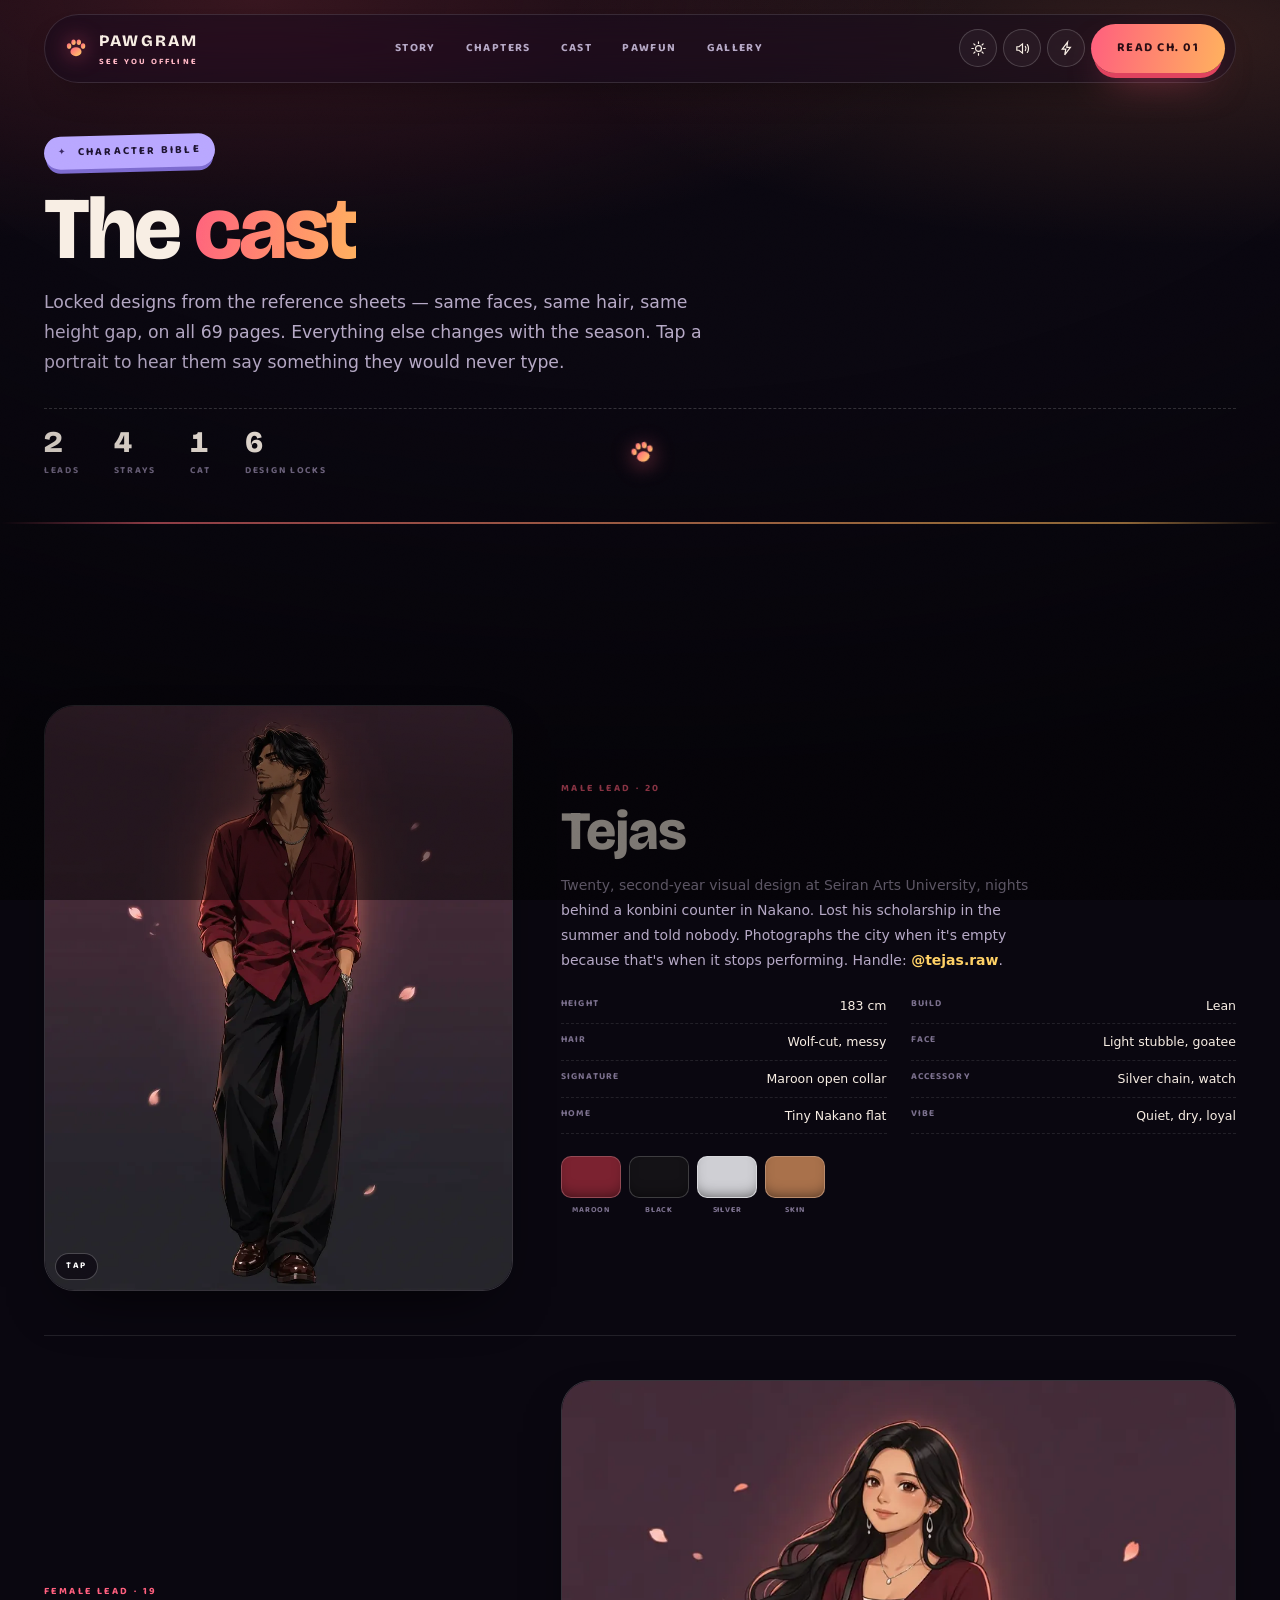
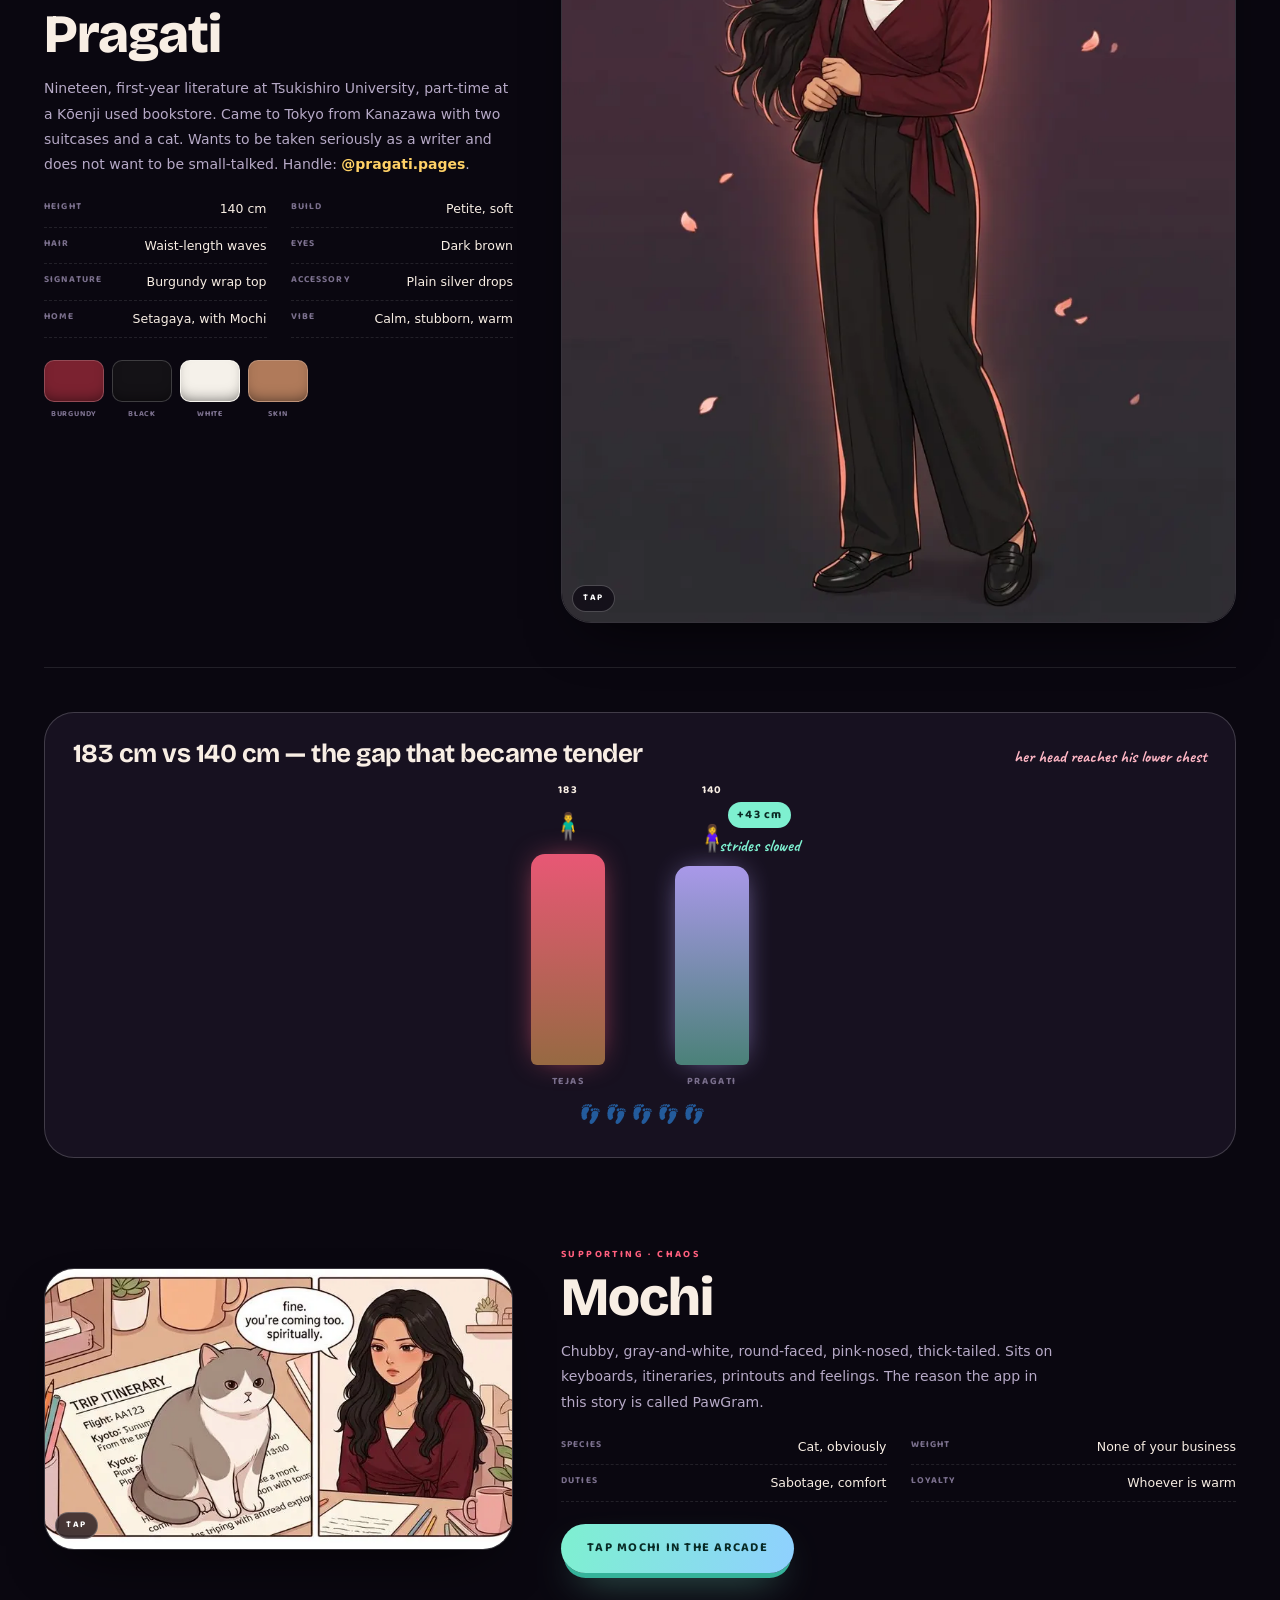
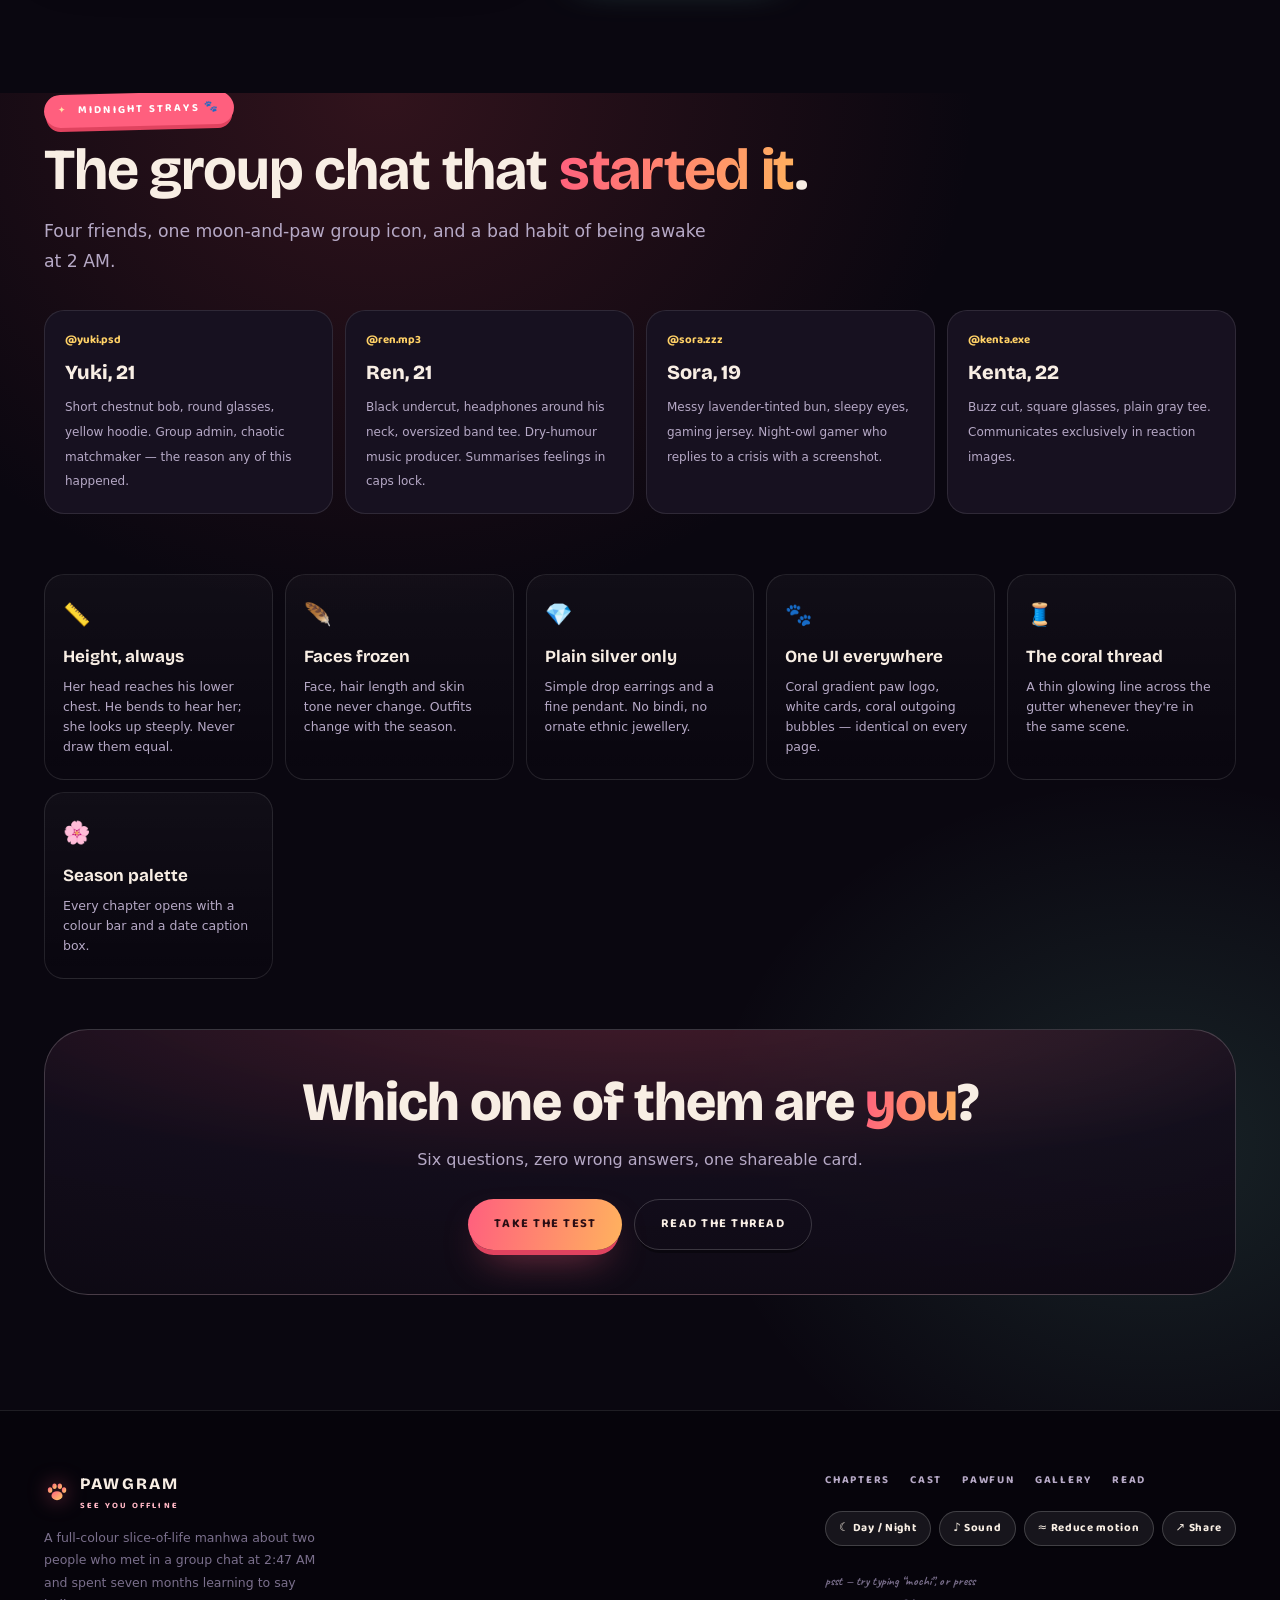
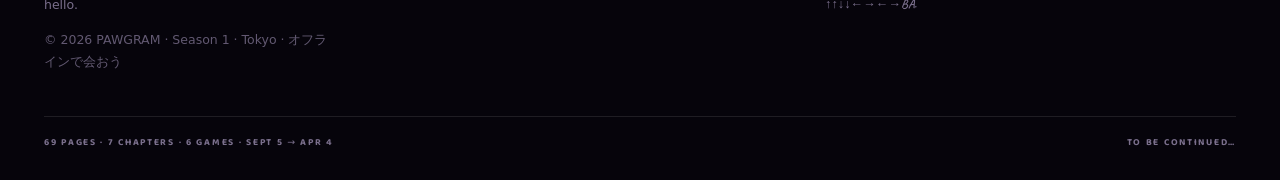
<file: characters.html>
<!DOCTYPE html>
<html lang="en">
<head>
<meta charset="utf-8">
<meta name="viewport" content="width=device-width,initial-scale=1,viewport-fit=cover">
<title>The cast — PAWGRAM · See You Offline</title>
<meta name="description" content="Tejas, Pragati, Mochi and the Midnight Strays: locked character designs, height gap, colour swatches and the six rules that never change.">
<meta name="theme-color" content="#0a0710">
<meta name="color-scheme" content="dark light">
<meta name="mobile-web-app-capable" content="yes">
<meta name="apple-mobile-web-app-capable" content="yes">
<meta name="apple-mobile-web-app-status-bar-style" content="black-translucent">
<meta name="apple-mobile-web-app-title" content="PAWGRAM">

<!-- Open Graph / Twitter -->
<meta property="og:type" content="website">
<meta property="og:site_name" content="PAWGRAM — See You Offline">
<meta property="og:title" content="The cast — PAWGRAM · See You Offline">
<meta property="og:description" content="Tejas, Pragati, Mochi and the Midnight Strays: locked character designs, height gap, colour swatches and the six rules that never change.">
<meta property="og:image" content="https://pawgram.vercel.app/art/og-cover.jpg">
<meta property="og:url" content="https://pawgram.vercel.app/">
<!-- relative art paths are rewritten to absolute by tools/build_pages.py (social crawlers need absolute URLs) -->
<meta property="og:image:width" content="1200">
<meta property="og:image:height" content="630">
<meta name="twitter:card" content="summary_large_image">
<meta name="twitter:title" content="The cast — PAWGRAM · See You Offline">
<meta name="twitter:description" content="Tejas, Pragati, Mochi and the Midnight Strays: locked character designs, height gap, colour swatches and the six rules that never change.">
<meta name="twitter:image" content="https://pawgram.vercel.app/art/og-cover.jpg">

<link rel="manifest" href="manifest.webmanifest">
<link rel="icon" href="art/favicon-32.png" sizes="32x32">
<link rel="apple-touch-icon" href="art/apple-touch-icon.png">
<link rel="preload" href="assets/fonts/bricolage-latin-var.woff2" as="font" type="font/woff2" crossorigin>

<style>
@font-face{
font-family:"Bricolage";
src:url("assets/fonts/bricolage-latin-var.woff2") format("woff2");
font-weight:200 800;
font-style:normal;
font-display:swap;
unicode-range:U+0000-00FF,U+0131,U+0152-0153,U+02BB-02BC,U+02C6,U+02DA,U+02DC,U+0304,U+0308,U+0329,U+2000-206F,U+20AC,U+2122,U+2191,U+2193,U+2212,U+2215,U+FEFF,U+FFFD;
}
@font-face{
font-family:"Baloo";
src:url("assets/fonts/baloo-latin-700.woff2") format("woff2");
font-weight:700;font-style:normal;font-display:swap;
unicode-range:U+0000-00FF,U+0131,U+0152-0153,U+02BB-02BC,U+02C6,U+02DA,U+02DC,U+0304,U+0308,U+0329,U+2000-206F,U+20AC,U+2122,U+2191,U+2193,U+2212,U+2215,U+FEFF,U+FFFD;
}
@font-face{
font-family:"Baloo";
src:url("assets/fonts/baloo-devanagari-700.woff2") format("woff2");
font-weight:700;font-style:normal;font-display:swap;
unicode-range:U+0900-097F,U+1CD0-1CF4,U+1CF7-1CF9,U+200C-200D,U+20A8,U+20B9,U+20F0,U+25CC,U+A830-A839,U+A8E0-A8FF;
}
@font-face{
font-family:"Caveat";
src:url("assets/fonts/caveat-latin-700.woff2") format("woff2");
font-weight:700;font-style:normal;font-display:swap;
}
:root{
--c-coral:#ff5f7e;
--c-coral-deep:#e0435f;
--c-sakura:#ffb7c5;
--c-lav:#b9a7ff;
--c-mint:#7ef0d0;
--c-vending:#ffd166;
--c-amber:#ffb25e;
--c-plum:#8c2f39;
--c-sky:#8fd0ff;
--coral:var(--c-coral);
--amber:var(--c-amber);
--sakura:var(--c-sakura);
--cream:#f8eee4;
--mute:#a89bb8;
--mute2:#7a6f8c;
--ink:#0a0710;
--ink2:#120d1a;
--card:#171120;
--card2:#1f1730;
--bg:var(--ink);
--bg-deep:#06040b;
--surface:rgba(23,17,32,.74);
--surface-2:rgba(31,23,48,.8);
--glass:rgba(20,14,30,.55);
--glass-brd:rgba(255,255,255,.12);
--line:rgba(255,255,255,.10);
--line2:rgba(255,255,255,.18);
--text:#f8eee4;
--text-dim:#b6a9c6;
--text-faint:#7a6f8c;
--shadow:0 24px 60px -28px rgba(0,0,0,.95);
--halftone:rgba(255,255,255,.055);
--glow-coral:0 0 40px -6px rgba(255,95,126,.55);
--glow-mint:0 0 34px -6px rgba(126,240,208,.5);
--font-display:"Bricolage",Georgia,"Times New Roman",serif;
--font-sticker:"Baloo","Bricolage",system-ui,sans-serif;
--font-hand:"Caveat",Georgia,cursive;
--font-body:ui-sans-serif,system-ui,-apple-system,"Segoe UI",Roboto,"Helvetica Neue",Arial,sans-serif;
--display:var(--font-display);
--sans:var(--font-body);
--t-mega:clamp(44px,11vw,140px);
--t-h1:clamp(34px,6.4vw,78px);
--t-h2:clamp(28px,4.8vw,58px);
--t-h3:clamp(21px,2.6vw,32px);
--t-body:clamp(15px,1.15vw,17px);
--t-small:13px;
--t-micro:10.5px;
--pad:clamp(16px,4vw,44px);
--wrap:min(1200px,100% - clamp(28px,7vw,88px));
--r-s:12px; --r-m:20px; --r-l:30px; --r-xl:44px; --r-pill:999px;
--grad:linear-gradient(100deg,var(--c-coral),var(--c-amber));
--grad-cool:linear-gradient(120deg,var(--c-lav),var(--c-sky) 60%,var(--c-mint));
--grad-sakura:linear-gradient(120deg,var(--c-sakura),var(--c-lav));
--grad-thread:linear-gradient(90deg,#ff5f7e,#ffb25e,#ffd166,#7ef0d0,#b9a7ff);
--grad-soft:linear-gradient(135deg,rgba(255,95,126,.18),rgba(255,178,94,.06));
--ease:cubic-bezier(.19,1,.22,1);
--ease-back:cubic-bezier(.34,1.56,.64,1);
--ease-soft:cubic-bezier(.4,0,.2,1);
--z-grain:60; --z-cursor:95; --z-toast:96; --z-nav:70; --z-loader:98; --z-modal:92;
color-scheme:dark;
}
html[data-theme="day"]{
--ink:#fdf4ec; --ink2:#fbeade; --card:#fffaf5; --card2:#fff3e9;
--bg:#fdf4ec; --bg-deep:#f6e6d8;
--surface:rgba(255,250,245,.82); --surface-2:rgba(255,243,233,.9);
--glass:rgba(255,248,242,.72);
--glass-brd:rgba(140,47,57,.16);
--line:rgba(90,40,60,.14); --line2:rgba(90,40,60,.24);
--text:#2c1626; --text-dim:#6b4a5c; --text-faint:#9c7f8e;
--cream:#2c1626; --mute:#6b4a5c; --mute2:#9c7f8e;
--halftone:rgba(140,47,57,.10);
--shadow:0 24px 60px -30px rgba(120,60,80,.35);
--glow-coral:0 0 30px -8px rgba(255,95,126,.55);
color-scheme:light;
}
*,*::before,*::after{margin:0;padding:0;box-sizing:border-box}
html{-webkit-text-size-adjust:100%;scroll-behavior:smooth}
html.pg-lock{overflow:hidden}
body{
background:var(--bg);color:var(--text);font-family:var(--font-body);
font-size:var(--t-body);line-height:1.65;-webkit-font-smoothing:antialiased;
overflow-x:hidden;overscroll-behavior-y:contain;
-webkit-tap-highlight-color:transparent;
transition:background .6s var(--ease),color .6s var(--ease);
}
img,svg,canvas{display:block;max-width:100%}
a{color:inherit;text-decoration:none}
button,input,textarea,select{font:inherit;color:inherit;background:none;border:0}
button{cursor:pointer}
::selection{background:rgba(255,95,126,.32);color:#fff}
:focus-visible{outline:2px solid var(--c-mint);outline-offset:3px;border-radius:6px}
.skip{position:fixed;left:12px;top:-80px;z-index:999;background:var(--c-coral);color:#1a0d10;
padding:12px 18px;border-radius:var(--r-pill);font-size:12px;font-weight:700;transition:top .3s}
.skip:focus{top:12px}
body::before{
content:"";position:fixed;inset:0;z-index:var(--z-grain);pointer-events:none;opacity:.05;
background-image:url("data:image/svg+xml,%3Csvg xmlns='http://www.w3.org/2000/svg' width='180' height='180'%3E%3Cfilter id='n'%3E%3CfeTurbulence type='fractalNoise' baseFrequency='.85' numOctaves='3'/%3E%3C/filter%3E%3Crect width='180' height='180' filter='url(%23n)' opacity='.6'/%3E%3C/svg%3E");
mix-blend-mode:overlay;
}
body::after{
content:"";position:fixed;inset:0;z-index:59;pointer-events:none;
background:radial-gradient(125% 90% at 50% 0%,transparent 48%,rgba(0,0,0,.5) 100%);
}
html[data-theme="day"] body::after{
background:radial-gradient(125% 95% at 50% 0%,transparent 60%,rgba(180,120,130,.18) 100%);
}
.wrap{width:var(--wrap);margin-inline:auto;position:relative;z-index:1}
.sec{position:relative;padding:clamp(64px,9vw,130px) 0}
.sec--tight{padding:clamp(40px,6vw,80px) 0}
h1,h2,h3,h4{font-family:var(--font-display);font-weight:700;line-height:1.02;letter-spacing:-.02em;color:var(--text)}
h2.big{font-size:var(--t-h2);font-weight:700;margin-top:14px}
h2.big em,.em{font-style:normal;background:var(--grad);-webkit-background-clip:text;background-clip:text;
-webkit-text-fill-color:transparent;color:transparent}
.lede{color:var(--text-dim);font-size:clamp(15px,1.35vw,17.5px);max-width:62ch;margin-top:16px;line-height:1.75}
.kicker{
display:inline-flex;align-items:center;gap:10px;font-family:var(--font-sticker);font-size:11px;
letter-spacing:.2em;text-transform:uppercase;color:#fff;background:var(--c-coral);
padding:7px 14px 8px;border-radius:var(--r-pill);box-shadow:0 6px 0 -2px var(--c-coral-deep);
transform:rotate(-1.4deg);
}
.kicker::before{content:"✦";font-size:9px;color:#ffe1a8}
.kicker.alt{background:var(--c-lav);box-shadow:0 6px 0 -2px #7d6bd0;color:#1d1330}
.kicker.alt::before{color:#3b2a63}
.glass{
background:var(--glass);border:1px solid var(--glass-brd);
-webkit-backdrop-filter:blur(16px) saturate(1.3);backdrop-filter:blur(16px) saturate(1.3);
border-radius:var(--r-l);
}
.screentone{position:relative;isolation:isolate}
.screentone::after{
content:"";position:absolute;inset:0;z-index:-1;pointer-events:none;border-radius:inherit;
background-image:radial-gradient(var(--halftone) 1px,transparent 1.2px);
background-size:7px 7px;opacity:.9;
}
.tape{
position:absolute;width:96px;height:28px;background:rgba(255,209,102,.72);
border-left:1px dashed rgba(0,0,0,.12);border-right:1px dashed rgba(0,0,0,.12);
transform:rotate(-6deg);box-shadow:0 3px 10px rgba(0,0,0,.25);
mix-blend-mode:screen;pointer-events:none;
}
html[data-theme="day"] .tape{mix-blend-mode:multiply;background:rgba(255,214,140,.85)}
.tape.l{left:-26px;top:14px}
.tape.r{right:-26px;top:14px;transform:rotate(5deg)}
.torn{--torn-c:var(--card);
-webkit-mask-image:radial-gradient(14px at 50% 0,transparent 96%,#000 100%);
mask-image:url("data:image/svg+xml,%3Csvg xmlns='http://www.w3.org/2000/svg' width='60' height='14'%3E%3Cpath d='M0 14 L0 6 Q7 0 15 5 T30 4 T45 6 T60 3 L60 14Z' fill='%23000'/%3E%3C/svg%3E");
-webkit-mask-size:60px 14px;mask-size:60px 14px;
-webkit-mask-repeat:repeat-x;mask-repeat:repeat-x;-webkit-mask-position:bottom;mask-position:bottom;
}
.polaroid{
background:#fdfaf5;padding:12px 12px 40px;border-radius:4px;color:#2b1b26;
box-shadow:0 18px 40px -18px rgba(0,0,0,.75),0 0 0 1px rgba(0,0,0,.06);
transform:rotate(var(--rot,-3deg));transition:transform .5s var(--ease-back),box-shadow .5s;
}
.polaroid:hover{transform:rotate(0deg) scale(1.03);box-shadow:0 26px 60px -20px rgba(0,0,0,.8)}
.polaroid figcaption{font-family:var(--font-hand);font-size:17px;text-align:center;margin-top:10px;color:#7b2230}
.filmstrip{
position:relative;background:#0b0812;padding:16px 0;border-radius:6px;
box-shadow:inset 0 0 0 1px rgba(255,255,255,.08);
}
.filmstrip::before,.filmstrip::after{
content:"";position:absolute;left:0;right:0;height:14px;
background-image:radial-gradient(circle at 7px 7px,#0b0812 3.2px,transparent 3.4px),
linear-gradient(#efe6dc,#efe6dc);
background-size:22px 14px,100% 100%;
background-repeat:repeat-x,no-repeat;
opacity:.55;
}
.filmstrip::before{top:0;transform:scaleY(-1)}
.filmstrip::after{bottom:0}
.glowedge{position:relative;border-radius:var(--r-l);isolation:isolate}
.glowedge::before{
content:"";position:absolute;inset:-1.5px;border-radius:inherit;z-index:-1;
background:var(--grad-thread);background-size:300% 100%;
animation:hueSlide 9s linear infinite;opacity:.55;
}
.glowedge::after{content:"";position:absolute;inset:0;border-radius:inherit;z-index:-1;background:var(--card)}
.chip-st{
display:inline-flex;align-items:center;gap:7px;padding:7px 13px;border-radius:var(--r-pill);
font-family:var(--font-sticker);font-size:11.5px;letter-spacing:.06em;
background:rgba(255,255,255,.07);border:1px solid var(--line2);color:var(--text);
box-shadow:0 4px 0 -2px rgba(0,0,0,.35);
}
.chip-st.coral{background:var(--c-coral);color:#2a0d14;border-color:transparent;box-shadow:0 4px 0 -2px var(--c-coral-deep)}
.chip-st.mint{background:var(--c-mint);color:#0b2a24;border-color:transparent;box-shadow:0 4px 0 -2px #3fbfa0}
.chip-st.lav{background:var(--c-lav);color:#1b1330;border-color:transparent;box-shadow:0 4px 0 -2px #7d6bd0}
.chip-st.vending{background:var(--c-vending);color:#2f2408;border-color:transparent;box-shadow:0 4px 0 -2px #d0a63d}
.hand{font-family:var(--font-hand);font-size:clamp(18px,2vw,25px);color:var(--c-sakura);
line-height:1.2;letter-spacing:.01em}
.hand .u{position:relative}
.hand .u::after{
content:"";position:absolute;left:-2%;right:-2%;bottom:-4px;height:7px;
background:url("data:image/svg+xml,%3Csvg xmlns='http://www.w3.org/2000/svg' viewBox='0 0 120 8' preserveAspectRatio='none'%3E%3Cpath d='M2 6C22 2 44 7 62 4s34-2 56 1' stroke='%23ff5f7e' stroke-width='2.4' fill='none' stroke-linecap='round'/%3E%3C/svg%3E") no-repeat center/100% 100%;
animation:drawline 1.4s var(--ease) both;
}
.av{width:34px;height:34px;border-radius:50%;flex:none;display:grid;place-items:center;
font-family:var(--font-sticker);font-size:13px;color:#2a0d14;background:var(--grad);
box-shadow:0 0 0 2px rgba(255,183,197,.4)}
.tilt{transition:transform .45s var(--ease);transform-style:preserve-3d;will-change:transform}
.ul-rich{position:relative;display:inline-block}
.ul-rich::after{
content:"";position:absolute;left:0;right:0;bottom:-3px;height:2px;border-radius:2px;
background:var(--grad);transform:scaleX(0);transform-origin:left;transition:transform .45s var(--ease);
}
.ul-rich:hover::after,.ul-rich:focus-visible::after{transform:scaleX(1)}
*{scrollbar-width:thin;scrollbar-color:rgba(255,178,94,.55) transparent}
::-webkit-scrollbar{width:10px;height:8px}
::-webkit-scrollbar-thumb{background:linear-gradient(var(--c-coral),var(--c-amber));border-radius:99px;
border:3px solid var(--bg)}
::-webkit-scrollbar-track{background:transparent}
#prog{
position:fixed;top:0;left:0;height:3px;width:0;z-index:75;border-radius:0 3px 3px 0;
background:var(--grad-thread);box-shadow:0 0 18px rgba(255,120,140,.85);
}
#cursor,#cursor-trail{position:fixed;left:0;top:0;z-index:var(--z-cursor);pointer-events:none;
will-change:transform;display:none}
html.has-cursor #cursor,html.has-cursor #cursor-trail{display:block}
html.has-cursor,html.has-cursor *{cursor:none !important}
#cursor svg{width:30px;height:30px;transform:translate(-42%,-42%) rotate(-12deg);
filter:drop-shadow(0 4px 10px rgba(255,95,126,.65));transition:transform .28s var(--ease-back)}
#cursor[data-mode="read"] svg{transform:translate(-50%,-50%) rotate(-8deg) scale(1.55)}
#cursor[data-mode="play"] svg{transform:translate(-50%,-50%) rotate(8deg) scale(1.7)}
#cursor[data-mode="drag"] svg{transform:translate(-50%,-50%) rotate(-90deg) scale(1.5)}
#cursor[data-mode="heart"] svg{transform:translate(-50%,-50%) scale(1.5) rotate(0)}
#cursor .lbl{
position:absolute;left:20px;top:16px;font-family:var(--font-sticker);font-size:10px;
letter-spacing:.14em;text-transform:uppercase;white-space:nowrap;color:#2a0d14;
background:var(--c-mint);padding:3px 8px;border-radius:99px;opacity:0;transform:scale(.6);
transition:opacity .22s,transform .28s var(--ease-back);
}
#cursor.show-lbl .lbl{opacity:1;transform:scale(1)}
#cursor-trail{width:100%;height:100%;z-index:calc(var(--z-cursor) - 1)}
#cursor-trail i{position:absolute;width:9px;height:9px;border-radius:50% 0 50% 50%;
background:var(--c-sakura);opacity:.7;will-change:transform,opacity}
.ripple{position:fixed;width:12px;height:12px;border-radius:50%;pointer-events:none;z-index:94;
border:2px solid var(--c-sakura);animation:rippleOut .62s var(--ease) forwards}
@keyframes rippleOut{to{transform:scale(9);opacity:0}}
#loader{
position:fixed;inset:0;z-index:var(--z-loader);display:grid;place-items:center;overflow:hidden;
background:radial-gradient(120% 90% at 50% 40%,#241428 0%,#130c1c 48%,#06040b 100%);
transition:opacity .7s var(--ease),visibility .7s;
}
html[data-theme="day"] #loader{
background:radial-gradient(120% 90% at 50% 40%,#fff2ea 0%,#ffe3e6 50%,#ffd9e2 100%);
}
#loader.done{opacity:0;visibility:hidden}
#loader .lwrap{position:relative;z-index:2;display:grid;justify-items:center;gap:18px;text-align:center;
padding:0 20px}
#loader .lbatt{
position:relative;width:150px;height:70px;border:4px solid rgba(255,255,255,.8);border-radius:16px;
padding:7px;display:flex;align-items:center;gap:4px;transform:rotate(-3deg);
}
html[data-theme="day"] #loader .lbatt{border-color:#5a2536}
#loader .lbatt::after{
content:"";position:absolute;right:-14px;top:50%;transform:translateY(-50%);
width:9px;height:26px;border-radius:0 5px 5px 0;background:rgba(255,255,255,.8);
}
html[data-theme="day"] #loader .lbatt::after{background:#5a2536}
#loader .lcell{flex:1;height:100%;border-radius:8px;background:rgba(255,255,255,.09)}
#loader .lcell.on{background:var(--grad);box-shadow:0 0 18px -4px rgba(255,140,110,.9)}
#loader .lcell.low.on{background:linear-gradient(#ff4d6a,#ff8f5e)}
#loader .lpct{font-family:var(--font-sticker);font-size:34px;color:#fff;line-height:1;
letter-spacing:.02em;font-variant-numeric:tabular-nums}
html[data-theme="day"] #loader .lpct{color:#4a1e2c}
#loader .lname{font-family:var(--font-display);font-weight:800;font-size:clamp(22px,5vw,30px);
letter-spacing:.3em;text-transform:uppercase;color:#fff;padding-left:.3em}
html[data-theme="day"] #loader .lname{color:#4a1e2c}
#loader .lmsg{font-family:var(--font-hand);font-size:clamp(17px,3.6vw,22px);color:var(--c-sakura);
min-height:1.4em}
#loader .lpawwalk{position:absolute;bottom:14%;left:0;width:100%;height:40px;overflow:hidden}
#loader .lpawwalk i{
position:absolute;bottom:0;width:16px;height:16px;opacity:0;
background:var(--c-sakura);border-radius:50% 50% 50% 4px;
animation:pawWalk 3.4s linear infinite;
}
@keyframes pawWalk{
0%{opacity:0;transform:translateX(-6vw) rotate(0)}
8%{opacity:.85}
86%{opacity:.5}
100%{opacity:0;transform:translateX(106vw) rotate(0)}
}
#loader .lskip{
position:absolute;bottom:max(18px,env(safe-area-inset-bottom));right:20px;z-index:3;
font-family:var(--font-sticker);font-size:10.5px;letter-spacing:.16em;text-transform:uppercase;
color:rgba(255,255,255,.55);border:1px solid rgba(255,255,255,.22);padding:8px 14px;border-radius:99px;
}
html[data-theme="day"] #loader .lskip{color:#7b4a5c;border-color:rgba(120,60,80,.3)}
header.nav{position:fixed;top:0;left:0;right:0;z-index:var(--z-nav);padding:14px 0;
transition:transform .5s var(--ease),padding .4s var(--ease);pointer-events:none}
header.nav.hide{transform:translateY(-130%)}
.navin{
pointer-events:auto;display:flex;align-items:center;justify-content:space-between;gap:16px;
padding:9px 10px 9px 18px;border-radius:var(--r-pill);
background:var(--glass);border:1px solid var(--glass-brd);
-webkit-backdrop-filter:blur(18px) saturate(1.6);backdrop-filter:blur(18px) saturate(1.6);
box-shadow:0 18px 40px -26px rgba(0,0,0,.9);
transition:box-shadow .4s,border-color .4s,background .4s;
}
header.nav.solid .navin{box-shadow:0 22px 50px -24px rgba(0,0,0,.95),0 0 0 1px rgba(255,255,255,.04);
border-color:var(--line2)}
.logo{display:flex;align-items:center;gap:10px;font-family:var(--font-display);font-weight:800;
font-size:16px;letter-spacing:.14em;text-transform:uppercase;flex:none}
.logo svg{filter:drop-shadow(0 0 10px rgba(255,95,126,.6));transition:transform .5s var(--ease-back)}
.logo:hover svg{transform:rotate(-14deg) scale(1.12)}
.logo b{display:block;font-family:var(--font-sticker);font-size:8.5px;letter-spacing:.24em;
color:var(--c-sakura);font-weight:700;margin-top:1px}
.navlinks{display:flex;gap:4px;align-items:center}
.navlinks a{
position:relative;font-family:var(--font-sticker);font-size:11.5px;letter-spacing:.12em;
text-transform:uppercase;color:var(--text-dim);padding:8px 13px;border-radius:99px;
transition:color .3s,background .3s,transform .3s var(--ease-back);
}
.navlinks a:hover,.navlinks a:focus-visible{color:var(--text);background:rgba(255,255,255,.08);
transform:translateY(-1px) rotate(-1deg)}
.navlinks a[aria-current="page"]{color:#2a0d14;background:var(--c-sakura)}
.navtools{display:flex;align-items:center;gap:6px;flex:none}
.iconbtn{
width:38px;height:38px;border-radius:50%;display:grid;place-items:center;flex:none;
border:1px solid var(--line2);color:var(--text);background:rgba(255,255,255,.04);
transition:transform .35s var(--ease-back),background .3s,border-color .3s;
}
.iconbtn:hover{transform:translateY(-2px) scale(1.06);background:rgba(255,255,255,.1)}
.iconbtn svg{width:17px;height:17px}
.iconbtn[aria-pressed="true"]{background:var(--c-mint);color:#0b2a24;border-color:transparent}
.burger{display:none;width:40px;height:40px;border-radius:14px;border:1px solid var(--line2);
place-items:center;gap:4px;flex:none;background:rgba(255,255,255,.04)}
.burger i{display:block;width:16px;height:2px;border-radius:2px;background:var(--text);
transition:transform .4s var(--ease-back),opacity .25s,width .3s}
.burger.open i:nth-child(1){transform:translateY(6px) rotate(45deg)}
.burger.open i:nth-child(2){opacity:0;width:4px}
.burger.open i:nth-child(3){transform:translateY(-6px) rotate(-45deg)}
#drawer{
position:fixed;inset:0;z-index:calc(var(--z-nav) - 4);display:grid;align-content:center;
justify-items:center;gap:2px;text-align:center;padding:80px 20px 120px;
background:radial-gradient(120% 90% at 50% 0%,rgba(38,20,46,.97),rgba(8,5,13,.985));
-webkit-backdrop-filter:blur(22px);backdrop-filter:blur(22px);
opacity:0;visibility:hidden;transition:opacity .45s var(--ease),visibility .45s;overflow:hidden;
}
html[data-theme="day"] #drawer{background:radial-gradient(120% 90% at 50% 0%,rgba(255,239,232,.98),rgba(255,224,232,.99))}
#drawer.open{opacity:1;visibility:visible}
#drawer a.dlink{
font-family:var(--font-display);font-weight:800;font-size:clamp(30px,9vw,56px);line-height:1.06;
letter-spacing:-.02em;padding:6px 24px;color:var(--text);opacity:0;transform:translateY(26px) rotate(2deg);
transition:opacity .5s var(--ease),transform .6s var(--ease-back),color .3s;
display:inline-flex;align-items:center;gap:12px;
}
#drawer.open a.dlink{opacity:1;transform:none}
#drawer a.dlink span.n{font-family:var(--font-sticker);font-size:12px;color:var(--c-sakura);
letter-spacing:.1em;transform:translateY(-8px)}
#drawer a.dlink:hover{color:var(--c-coral);transform:scale(1.04) rotate(-1.2deg)}
#drawer.open a.dlink:nth-child(1){transition-delay:.06s}
#drawer.open a.dlink:nth-child(2){transition-delay:.12s}
#drawer.open a.dlink:nth-child(3){transition-delay:.18s}
#drawer.open a.dlink:nth-child(4){transition-delay:.24s}
#drawer.open a.dlink:nth-child(5){transition-delay:.30s}
#drawer.open a.dlink:nth-child(6){transition-delay:.36s}
#drawer .dclose{position:absolute;top:18px;right:18px;width:44px;height:44px;border-radius:50%;
border:1px solid var(--line2);font-size:18px;display:grid;place-items:center}
#drawer .dfoot{position:absolute;bottom:max(20px,env(safe-area-inset-bottom));left:0;right:0;
display:flex;justify-content:center;gap:14px;flex-wrap:wrap;font-family:var(--font-hand);
font-size:19px;color:var(--text-dim)}
#drawer .dstk{position:absolute;font-size:34px;opacity:.16;animation:floaty 7s ease-in-out infinite}
.btn{
--btn-bg:var(--grad);position:relative;display:inline-flex;align-items:center;justify-content:center;
gap:9px;padding:14px 26px;min-height:48px;border-radius:var(--r-pill);
font-family:var(--font-sticker);font-size:12.5px;letter-spacing:.1em;text-transform:uppercase;
background:var(--btn-bg);color:#2a0d14;overflow:hidden;isolation:isolate;
box-shadow:0 8px 0 -3px var(--c-coral-deep),0 18px 40px -18px rgba(255,95,126,.9);
transition:transform .28s var(--ease-back),box-shadow .28s,filter .3s;
will-change:transform;
}
.btn:hover{transform:translateY(-3px) scale(1.02);box-shadow:0 12px 0 -3px var(--c-coral-deep),0 24px 46px -16px rgba(255,95,126,1)}
.btn:active{transform:translateY(2px) scale(.985);box-shadow:0 3px 0 -2px var(--c-coral-deep)}
.btn::after{
content:"";position:absolute;inset:0;z-index:-1;background:linear-gradient(100deg,transparent 28%,rgba(255,255,255,.6),transparent 72%);
transform:translateX(-140%);transition:transform .75s var(--ease);
}
.btn:hover::after{transform:translateX(140%)}
.btn.ghost{background:transparent;color:var(--text);border:1.5px solid var(--line2);
box-shadow:0 6px 0 -3px rgba(0,0,0,.35)}
.btn.ghost:hover{border-color:var(--c-sakura);color:var(--text);
box-shadow:0 10px 0 -3px rgba(0,0,0,.35),0 0 30px -8px rgba(255,183,197,.7)}
.btn.mint{--btn-bg:linear-gradient(100deg,var(--c-mint),var(--c-sky));color:#082b26;
box-shadow:0 8px 0 -3px #35b39a,0 18px 40px -18px rgba(126,240,208,.8)}
.btn.lav{--btn-bg:linear-gradient(100deg,var(--c-lav),var(--c-sakura));color:#20132f;
box-shadow:0 8px 0 -3px #7d6bd0,0 18px 40px -18px rgba(185,167,255,.8)}
.btn.sm{padding:10px 18px;min-height:40px;font-size:11px}
.btn.wide{width:100%}
.marquee{
position:relative;z-index:2;overflow:hidden;padding:14px 0;
border-block:1px solid var(--line);
background:linear-gradient(90deg,rgba(255,95,126,.10),rgba(255,209,102,.06),rgba(126,240,208,.08));
-webkit-mask-image:linear-gradient(90deg,transparent,#000 6%,#000 94%,transparent);
mask-image:linear-gradient(90deg,transparent,#000 6%,#000 94%,transparent);
}
.mtrack{display:flex;width:max-content;gap:34px;animation:slide 32s linear infinite}
.mtrack.rev{animation-direction:reverse;animation-duration:40s}
.marquee:hover .mtrack{animation-play-state:paused}
.mtrack span{
display:inline-flex;align-items:center;gap:34px;white-space:nowrap;
font-family:var(--font-display);font-weight:800;font-size:clamp(13px,1.5vw,17px);
letter-spacing:.16em;text-transform:uppercase;color:var(--text-dim);
}
.mtrack span::after{content:"✺";color:var(--c-coral);font-size:12px}
@keyframes slide{to{transform:translateX(-50%)}}
#toasts{position:fixed;left:50%;bottom:max(18px,env(safe-area-inset-bottom));transform:translateX(-50%);
z-index:var(--z-toast);display:flex;flex-direction:column;gap:8px;align-items:center;
pointer-events:none;width:min(420px,calc(100% - 28px))}
.toast{
pointer-events:auto;display:flex;align-items:center;gap:11px;width:100%;
padding:11px 15px;border-radius:var(--r-pill);background:var(--surface-2);
border:1px solid var(--line2);-webkit-backdrop-filter:blur(16px);backdrop-filter:blur(16px);
box-shadow:0 20px 44px -22px rgba(0,0,0,.9);
font-family:var(--font-sticker);font-size:12.5px;color:var(--text);
transform:translateY(26px) scale(.94);opacity:0;transition:transform .5s var(--ease-back),opacity .4s;
}
.toast.in{transform:none;opacity:1}
.toast .ti{font-size:18px;line-height:1;filter:drop-shadow(0 0 8px rgba(255,183,197,.7))}
.toast small{display:block;font-family:var(--font-body);font-size:10.5px;letter-spacing:.1em;
text-transform:uppercase;color:var(--text-faint);font-weight:400}
.toast.badge{border-color:rgba(255,209,102,.55);box-shadow:0 20px 44px -22px rgba(0,0,0,.9),0 0 0 1px rgba(255,209,102,.35)}
.sr{position:absolute;width:1px;height:1px;padding:0;margin:-1px;overflow:hidden;clip:rect(0 0 0 0);
white-space:nowrap;border:0}
[hidden]{display:none !important}
@keyframes fadeUp{from{opacity:0;transform:translateY(18px)}to{opacity:1;transform:none}}
@keyframes floaty{0%,100%{transform:translateY(0) rotate(var(--r,0deg))}
50%{transform:translateY(-12px) rotate(calc(var(--r,0deg) + 4deg))}}
@keyframes hueSlide{to{background-position:300% 0}}
@keyframes drawline{from{clip-path:inset(0 100% 0 0)}to{clip-path:inset(0 0 0 0)}}
@keyframes spin{to{transform:rotate(360deg)}}
@keyframes blink{50%{opacity:.25}}
@keyframes pop{0%{transform:scale(.6);opacity:0}60%{transform:scale(1.06)}100%{transform:scale(1);opacity:1}}
@keyframes shake{0%,100%{transform:translate(0,0)}20%{transform:translate(-4px,2px)}
40%{transform:translate(4px,-2px)}60%{transform:translate(-3px,-1px)}80%{transform:translate(3px,1px)}}
@keyframes wobble{0%,100%{transform:rotate(-2deg)}50%{transform:rotate(2deg)}}
@keyframes bob{0%,100%{transform:translateY(0)}50%{transform:translateY(-6px)}}
.rv{opacity:0;transform:translateY(36px);filter:blur(5px);
transition:opacity .85s var(--ease),transform .95s var(--ease),filter .7s var(--ease)}
.rv.in{opacity:1;transform:none;filter:blur(0)}
.rv.d1{transition-delay:.06s}.rv.d2{transition-delay:.12s}.rv.d3{transition-delay:.18s}
.rv.d4{transition-delay:.24s}.rv.d5{transition-delay:.3s}.rv.d6{transition-delay:.36s}
.rv.pop{transform:scale(.92) translateY(20px)}
.rv.pop.in{transform:none}
[data-magnet]{will-change:transform}
#confetti{position:fixed;inset:0;z-index:93;pointer-events:none;display:none}
#confetti.on{display:block}
@media(prefers-reduced-motion:reduce){
*{animation-duration:.001s !important;animation-iteration-count:1 !important;
transition-duration:.001s !important;scroll-behavior:auto !important}
}
html.reduce-motion *{
animation-duration:.001s !important;animation-iteration-count:1 !important;
transition-duration:.001s !important;scroll-behavior:auto !important;
}
html.reduce-motion .rv,
html.reduce-motion .rv.in{opacity:1 !important;transform:none !important;filter:none !important}
@media(max-width:1000px){
.navlinks{display:none}
.burger{display:grid}
header.nav .btn.read{display:none}
}
@media(max-width:760px){
body::before{opacity:.035}
.navin{padding:8px 8px 8px 14px}
.logo{font-size:14px}
.logo b{font-size:7.5px}
}
@media(hover:none){
#cursor,#cursor-trail{display:none !important}
html.has-cursor,html.has-cursor *{cursor:auto !important}
}
#veil{
position:fixed;inset:0;z-index:97;pointer-events:none;display:grid;place-items:center;
background:radial-gradient(circle at 50% 60%,#ff5f7e,#c33a5c 40%,#0a0710 100%);
clip-path:circle(0% at 50% 60%);opacity:0;
transition:clip-path .5s var(--ease),opacity .3s;
}
#veil.on{clip-path:circle(150% at 50% 60%);opacity:1}
#veil .veil-paw{font-size:44px;animation:bob 1.2s ease-in-out infinite;filter:drop-shadow(0 0 20px rgba(255,255,255,.6))}
html.veil-on, html.veil-on *{cursor:wait !important}
#petals{position:fixed;inset:0;z-index:64;pointer-events:none;overflow:hidden}
.storm-petal{
position:absolute;top:-20px;border-radius:60% 0 60% 0;opacity:.9;
animation:stormFall linear forwards;will-change:transform;
}
@keyframes stormFall{
0%{transform:translate3d(0,0,0) rotate(0);opacity:0}
8%{opacity:.95}
100%{transform:translate3d(16vw,108vh,0) rotate(760deg);opacity:0}
}
.mochi-run{
position:fixed;bottom:8vh;left:-90px;z-index:96;font-size:52px;pointer-events:none;
animation:mochiRun 4.4s cubic-bezier(.4,0,.6,1) forwards;
filter:drop-shadow(0 8px 16px rgba(0,0,0,.55));
}
@keyframes mochiRun{
0%{transform:translateX(0) translateY(0) scaleX(1)}
45%{transform:translateX(58vw) translateY(-22px) scaleX(1)}
50%{transform:translateX(60vw) translateY(-26px) scaleX(1) rotate(-6deg)}
55%{transform:translateX(62vw) translateY(-18px) scaleX(1)}
100%{transform:translateX(calc(100vw + 120px)) translateY(0) scaleX(1)}
}
#rainsecret{
position:fixed;inset:0;z-index:63;pointer-events:none;opacity:0;visibility:hidden;
transition:opacity .8s var(--ease),visibility .8s;
background:linear-gradient(180deg,rgba(10,30,60,.55),rgba(6,10,24,.72));
-webkit-backdrop-filter:blur(1.5px);backdrop-filter:blur(1.5px);
}
#rainsecret.on{opacity:1;visibility:visible}
#rainsecret .drop{
position:absolute;top:-30px;width:1.5px;height:60px;border-radius:2px;
background:linear-gradient(transparent,rgba(180,220,255,.85));
animation:rainFall linear infinite;
}
@keyframes rainFall{to{transform:translateY(115vh)}}
#rainsecret .umb{
position:absolute;left:50%;bottom:12%;transform:translateX(-50%) scale(.4);font-size:90px;
opacity:0;transition:transform .9s var(--ease-back),opacity .6s;
}
#rainsecret.on .umb{transform:translateX(-50%) scale(1);opacity:1}
html.reduce-motion #cursor,html.reduce-motion #cursor-trail{display:none !important}
html.has-cursor.reduce-motion,html.has-cursor.reduce-motion *{cursor:auto !important}
.phero{position:relative;overflow:hidden;padding:clamp(110px,15vh,170px) 0 clamp(30px,5vw,60px);
isolation:isolate;
background:radial-gradient(90% 70% at 20% 0%,rgba(140,47,57,.34),transparent 62%),
radial-gradient(80% 60% at 92% 6%,rgba(255,140,90,.16),transparent 60%);}
html[data-theme="day"] .phero{
background:radial-gradient(90% 70% at 20% 0%,rgba(255,183,197,.7),transparent 62%),
radial-gradient(80% 60% at 92% 6%,rgba(255,209,102,.35),transparent 60%);}
.phero canvas{position:absolute;inset:0;width:100%;height:100%;z-index:-1;opacity:.75}
.phero .kicker{margin-bottom:14px}
.sub-h1{font-family:var(--font-display);font-weight:800;font-size:clamp(38px,7.4vw,88px);
line-height:.94;letter-spacing:-.035em;margin:6px 0 0}
.sub-h1 em{font-style:normal;background:var(--grad);-webkit-background-clip:text;background-clip:text;
-webkit-text-fill-color:transparent}
.substats{display:flex;gap:clamp(16px,3vw,34px);flex-wrap:wrap;margin-top:clamp(20px,3vw,30px);
padding-top:18px;border-top:1px dashed var(--line2)}
.substats div span{display:block;font-family:var(--font-display);font-weight:800;
font-size:clamp(22px,2.6vw,30px);line-height:1;font-variant-numeric:tabular-nums}
.substats div b{display:block;margin-top:6px;font-family:var(--font-sticker);font-size:9.5px;
letter-spacing:.18em;text-transform:uppercase;color:var(--text-faint);font-weight:700}
.threadline{
height:2px;margin-top:clamp(26px,4vw,44px);
background:var(--grad-thread);background-size:300% 100%;animation:hueSlide 8s linear infinite;
mask-image:linear-gradient(90deg,transparent,#000 12%,#000 88%,transparent);
-webkit-mask-image:linear-gradient(90deg,transparent,#000 12%,#000 88%,transparent);
opacity:.7;
}
.savestate{display:flex;align-items:center;gap:10px;flex-wrap:wrap;margin-top:18px;
font-family:var(--font-sticker);font-size:11px;letter-spacing:.08em;color:var(--text-dim)}
.savestate .sp{flex:0 0 auto;width:min(220px,50vw);height:6px;border-radius:99px;
background:rgba(255,255,255,.12);overflow:hidden}
.savestate .sp i{display:block;height:100%;border-radius:99px;background:var(--grad-thread)}
.chapfilter{display:flex;gap:8px;flex-wrap:wrap}
.chapfilter .chip-st{cursor:pointer}
.chrow{
position:relative;display:grid;grid-template-columns:112px 1fr 210px;gap:clamp(14px,3vw,28px);
align-items:center;padding:clamp(16px,2.6vw,26px);border-radius:var(--r-l);margin-bottom:12px;
border:1px solid var(--line);background:var(--card);overflow:hidden;isolation:isolate;
transition:transform .45s var(--ease-back),border-color .35s,box-shadow .45s;
}
.chrow:hover{transform:translateX(6px);border-color:rgba(255,183,197,.5);
box-shadow:0 26px 50px -34px rgba(255,95,126,.9)}
.chrow .wash{position:absolute;inset:0;z-index:-1;background:var(--wash);opacity:.2;
transition:opacity .45s,transform .8s var(--ease)}
.chrow:hover .wash{opacity:.34;transform:scale(1.05)}
.chrow .wash::after{content:"";position:absolute;inset:0;background:linear-gradient(90deg,rgba(10,7,16,.72),transparent 70%)}
.chrow .n{font-family:var(--font-display);font-weight:800;font-size:clamp(34px,4.6vw,52px);
line-height:.9;color:#fff;position:relative}
.chrow .n small{display:block;font-family:var(--font-sticker);font-size:9px;letter-spacing:.2em;
color:rgba(255,255,255,.7);margin-top:6px}
.chrow h3{font-family:var(--font-display);font-weight:800;font-size:clamp(20px,2.6vw,28px);color:#fff}
.chrow .when{font-family:var(--font-sticker);font-size:10px;letter-spacing:.18em;text-transform:uppercase;
color:var(--c-sakura);margin-top:5px}
.chrow p{font-size:13px;color:rgba(255,255,255,.8);margin-top:9px;line-height:1.6;max-width:60ch}
.chrow .end{position:relative;text-align:right;display:grid;gap:10px;justify-items:end}
.chrow .end small{font-family:var(--font-sticker);font-size:9.5px;letter-spacing:.16em;
text-transform:uppercase;color:rgba(255,255,255,.62)}
.chrow .mini{width:100%;height:5px;border-radius:99px;background:rgba(255,255,255,.2);overflow:hidden}
.chrow .mini i{display:block;height:100%;border-radius:99px;background:var(--c-mint)}
.chrow .reactbar{display:flex;gap:4px;flex-wrap:wrap;justify-content:flex-end}
.chrow .reactbar button{font-size:11px;padding:4px 8px;border-radius:99px;background:rgba(0,0,0,.28);
border:1px solid rgba(255,255,255,.24);color:#fff;transition:transform .3s var(--ease-back),background .3s}
.chrow .reactbar button:hover{transform:translateY(-2px) scale(1.1);background:rgba(255,255,255,.24)}
.chrow .reactbar button.picked{background:var(--c-sakura);color:#2a0d14}
@media(max-width:820px){
.chrow{grid-template-columns:64px 1fr;gap:14px}
.chrow .end{grid-column:1/-1;justify-items:start;text-align:left}
.chrow .reactbar{justify-content:flex-start}
.chrow .mini{max-width:220px}
}
.chcard{display:grid;grid-template-columns:.82fr 1.18fr;gap:clamp(20px,4vw,48px);align-items:center;
padding:clamp(24px,4vw,44px) 0;border-bottom:1px solid var(--line)}
.chcard:last-child{border-bottom:0}
.chcard .img{border-radius:var(--r-l);overflow:hidden;border:1px solid var(--line2);position:relative;
box-shadow:var(--shadow)}
.chcard .img .inlineart{aspect-ratio:4/5;transition:transform 1.1s var(--ease)}
.chcard:hover .img .inlineart{transform:scale(1.04)}
.chcard h3{font-family:var(--font-display);font-weight:800;font-size:clamp(30px,4.6vw,54px);
line-height:.98}
.chcard .role{font-family:var(--font-sticker);font-size:10px;letter-spacing:.24em;text-transform:uppercase;
color:var(--c-coral);margin-bottom:10px}
.chcard p{color:var(--text-dim);margin-top:14px;font-size:14px;line-height:1.8;max-width:56ch}
.dl{display:grid;grid-template-columns:1fr 1fr;gap:8px 24px;margin-top:22px;font-size:12.5px}
.dl div{display:flex;justify-content:space-between;gap:12px;border-bottom:1px dashed var(--line);
padding-bottom:7px}
.dl b{color:var(--text-faint);font-weight:400;letter-spacing:.12em;text-transform:uppercase;font-size:9.5px;
font-family:var(--font-sticker)}
.dl span{color:var(--text);text-align:right}
@media(max-width:820px){.chcard{grid-template-columns:1fr}.dl{grid-template-columns:1fr}}
.strays{display:grid;grid-template-columns:repeat(auto-fit,minmax(190px,1fr));gap:12px;margin-top:34px}
.stray{position:relative;padding:20px;border-radius:var(--r-m);border:1px solid var(--line);
background:var(--card);transition:transform .4s var(--ease-back),border-color .35s;
transform:rotate(var(--r,0deg))}
.stray:hover{transform:rotate(0) translateY(-5px);border-color:rgba(255,183,197,.5)}
.stray .h{font-family:var(--font-sticker);font-size:11.5px;color:var(--c-vending)}
.stray b{display:block;font-family:var(--font-display);font-weight:800;font-size:20px;margin:6px 0 5px}
.stray small{color:var(--text-dim);font-size:12px;line-height:1.6}
.swatches{display:flex;gap:8px;flex-wrap:wrap;margin-top:22px}
.sw{width:60px;text-align:center}
.sw i{display:block;height:42px;border-radius:10px;border:1px solid var(--line2);
box-shadow:inset 0 -8px 16px -10px rgba(0,0,0,.7)}
.sw small{font-family:var(--font-sticker);font-size:8px;letter-spacing:.1em;text-transform:uppercase;
color:var(--text-faint);margin-top:5px;display:block}
.motifgrid{display:grid;grid-template-columns:repeat(auto-fit,minmax(220px,1fr));gap:12px;margin-top:34px}
.motif{padding:22px 18px;border-radius:var(--r-m);border:1px solid var(--line);position:relative;
background:linear-gradient(180deg,rgba(255,255,255,.03),transparent);overflow:hidden;
transition:transform .4s var(--ease-back),border-color .35s}
.motif:hover{transform:translateY(-5px) rotate(-.5deg);border-color:rgba(255,183,197,.5)}
.motif .ic{font-size:22px;display:block;margin-bottom:10px}
.motif b{display:block;font-family:var(--font-display);font-size:17px;margin-bottom:6px}
.motif small{color:var(--text-dim);font-size:12.5px;line-height:1.6;display:block}
.rowarts{display:flex;gap:8px;margin-top:14px;flex-wrap:wrap}
.rowart{width:76px;aspect-ratio:3/4.2;border-radius:8px;background-size:cover;background-position:50% 12%;
border:1px solid rgba(255,255,255,.18);box-shadow:0 10px 20px -14px #000;
transform:rotate(var(--r,-2deg));transition:transform .4s var(--ease-back)}
.rowart:nth-child(even){--r:2deg}
.rowart:hover{transform:rotate(0) scale(1.08)}
.chrow .chmain{position:relative;min-width:0}
#lb{
position:fixed;inset:0;z-index:var(--z-modal);background:rgba(5,3,10,.94);
-webkit-backdrop-filter:blur(16px);backdrop-filter:blur(16px);
display:grid;grid-template-rows:auto 1fr auto;opacity:0;visibility:hidden;
transition:opacity .4s,visibility .4s;touch-action:none;
}
#lb.on{opacity:1;visibility:visible}
.lb-top{display:flex;align-items:center;justify-content:space-between;gap:12px;padding:14px 16px;
color:#fff;font-family:var(--font-sticker);font-size:11px;letter-spacing:.14em}
.lb-top .lb-tools{display:flex;gap:8px;align-items:center}
.lb-top button{width:38px;height:38px;border-radius:50%;border:1px solid rgba(255,255,255,.25);
display:grid;place-items:center;color:#fff;font-size:15px;transition:.3s}
.lb-top button:hover{background:rgba(255,255,255,.14)}
.lb-stage{position:relative;display:grid;place-items:center;padding:0 12px;overflow:hidden}
.lb-stage img{
max-height:100%;max-width:min(94vw,720px);width:auto;border-radius:12px;
box-shadow:0 40px 120px -30px #000;transform:scale(.95) rotateY(-6deg);opacity:0;
transition:transform .55s var(--ease),opacity .4s;touch-action:none;
}
#lb.on .lb-stage img{transform:none;opacity:1}
.lb-nav{position:absolute;top:50%;transform:translateY(-50%);width:46px;height:46px;border-radius:50%;
background:rgba(255,255,255,.12);border:1px solid rgba(255,255,255,.25);color:#fff;font-size:18px;
display:grid;place-items:center;transition:.3s;z-index:3}
.lb-nav:hover{background:rgba(255,255,255,.25)}
.lb-nav.prev{left:10px}.lb-nav.next{right:10px}
.lb-bot{display:flex;align-items:center;justify-content:space-between;gap:12px;padding:12px 16px 18px;
color:#fff;flex-wrap:wrap}
.lb-caption{font-family:var(--font-hand);font-size:19px;color:var(--c-sakura)}
.lb-actions{display:flex;gap:8px;flex-wrap:wrap}
.lb-actions button,.lb-actions a{
padding:9px 14px;border-radius:99px;border:1px solid rgba(255,255,255,.25);color:#fff;
font-family:var(--font-sticker);font-size:10.5px;letter-spacing:.1em;text-transform:uppercase;
display:inline-flex;align-items:center;gap:6px;transition:.3s}
.lb-actions button:hover,.lb-actions a:hover{background:rgba(255,255,255,.16)}
.quote{position:relative;text-align:center;padding:clamp(60px,9vw,120px) 0;overflow:hidden}
.quote::before{
content:"";position:absolute;left:50%;top:50%;transform:translate(-50%,-50%);
width:min(760px,110vw);aspect-ratio:1;border-radius:50%;
background:radial-gradient(circle,rgba(140,47,57,.34),transparent 66%);filter:blur(30px);
}
.quote blockquote{position:relative;font-family:var(--font-display);font-weight:700;font-style:italic;
font-size:clamp(24px,4vw,50px);line-height:1.24;max-width:22ch;margin:0 auto;color:var(--text)}
.quote blockquote em{font-style:normal;background:var(--grad);-webkit-background-clip:text;
background-clip:text;-webkit-text-fill-color:transparent}
.quote cite{display:block;margin-top:22px;font-style:normal;font-family:var(--font-sticker);
font-size:10.5px;letter-spacing:.3em;text-transform:uppercase;color:var(--text-faint)}
.cta{position:relative;padding:clamp(20px,4vw,60px) 0 clamp(50px,8vw,110px)}
.ctabox{
position:relative;overflow:hidden;border-radius:var(--r-xl);padding:clamp(30px,6vw,74px) clamp(18px,4vw,48px);
text-align:center;border:1px solid var(--line2);isolation:isolate;
background:radial-gradient(120% 140% at 50% -20%,rgba(255,95,126,.26),rgba(20,14,28,.92) 55%,#0d0913);
}
html[data-theme="day"] .ctabox{
background:radial-gradient(120% 140% at 50% -20%,rgba(255,183,197,.6),rgba(255,247,241,.96) 55%,#fff2ea);
}
.ctabox .rainlayer{position:absolute;inset:0;z-index:-1;pointer-events:none;overflow:hidden;opacity:.5}
.ctabox .rainlayer i{position:absolute;top:-40px;width:1.5px;height:44px;border-radius:2px;
background:linear-gradient(transparent,rgba(190,225,255,.7));animation:rainFall linear infinite}
.ctabox .umbrella-big{
position:relative;width:clamp(160px,26vw,230px);height:clamp(120px,20vw,170px);margin:0 auto 6px;
}
.ctabox .umbrella-big svg{width:100%;height:100%;overflow:visible}
.ctabox .umbrella-big .canopy{
transform-origin:50% 100%;transform:scaleX(.12) scaleY(.5);opacity:.5;
transition:transform 1.1s var(--ease-back),opacity .8s;
}
.ctabox.open .umbrella-big .canopy{transform:none;opacity:1}
.ctabox .umbrella-big .stick{stroke-dasharray:200;stroke-dashoffset:200;transition:stroke-dashoffset 1s .2s var(--ease)}
.ctabox.open .umbrella-big .stick{stroke-dashoffset:0}
.ctabox h2{font-family:var(--font-display);font-weight:800;font-size:clamp(26px,4.6vw,54px);
line-height:1.06;letter-spacing:-.02em}
.ctabox h2 em{font-style:normal;background:var(--grad);-webkit-background-clip:text;background-clip:text;
-webkit-text-fill-color:transparent}
.ctabox p{color:var(--text-dim);font-size:clamp(13.5px,1.4vw,16px);max-width:52ch;margin:16px auto 0}
.ctabox .row{display:flex;gap:12px;justify-content:center;flex-wrap:wrap;margin-top:26px}
.notify{
margin-top:clamp(26px,4vw,42px);padding:clamp(16px,2.6vw,24px);border-radius:var(--r-m);
border:1px dashed var(--line2);background:rgba(255,255,255,.04);max-width:520px;margin-inline:auto;
}
.notify h4{font-family:var(--font-sticker);font-size:12px;letter-spacing:.14em;text-transform:uppercase;
color:var(--c-mint)}
.notify p{font-size:12.5px;color:var(--text-faint);margin-top:6px}
.notify form{display:flex;gap:8px;margin-top:12px}
.notify input{flex:1;min-width:0;padding:12px 16px;border-radius:99px;background:rgba(255,255,255,.07);
border:1px solid var(--line2);font-size:13px;color:var(--text)}
.notify button{padding:12px 18px;border-radius:99px;background:var(--c-mint);color:#082b26;
font-family:var(--font-sticker);font-size:11px;letter-spacing:.12em;text-transform:uppercase;
box-shadow:0 6px 0 -3px #35b39a;transition:transform .3s var(--ease-back)}
.notify button:hover{transform:translateY(-2px)}
.notify .done{display:none;font-family:var(--font-hand);font-size:18px;color:var(--c-mint);margin-top:12px}
.notify.sent form{display:none}
.notify.sent .done{display:block}
footer.site{position:relative;border-top:1px solid var(--line);padding:clamp(34px,5vw,60px) 0 30px;
background:var(--bg-deep)}
.fgrid{display:flex;justify-content:space-between;gap:32px;flex-wrap:wrap;align-items:flex-start}
.fgrid p{color:var(--text-faint);font-size:12.5px;max-width:36ch;line-height:1.8}
.flinks{display:flex;gap:20px;flex-wrap:wrap;font-family:var(--font-sticker);font-size:11px;
letter-spacing:.16em;text-transform:uppercase;color:var(--text-dim)}
.flinks a{transition:color .3s,transform .3s}
.flinks a:hover{color:var(--c-vending);transform:translateY(-2px)}
.fbot{margin-top:30px;padding-top:18px;border-top:1px solid var(--line);display:flex;
justify-content:space-between;gap:14px;flex-wrap:wrap;font-family:var(--font-sticker);font-size:9.5px;
letter-spacing:.18em;text-transform:uppercase;color:var(--text-faint)}
.badges-shelf{display:flex;gap:6px;flex-wrap:wrap;margin-top:12px}
.badges-shelf .bd{width:34px;height:34px;border-radius:50%;display:grid;place-items:center;
background:rgba(255,255,255,.06);border:1px solid var(--line);font-size:15px;opacity:.35;
transition:.4s;cursor:help}
.badges-shelf .bd.got{opacity:1;border-color:rgba(255,209,102,.6);
box-shadow:0 0 16px -4px rgba(255,209,102,.7);background:rgba(255,209,102,.14)}
@media(max-width:760px){
.lb-nav{width:38px;height:38px}
.ctabox h2{font-size:clamp(24px,7.4vw,40px)}
.notify form{flex-direction:column}
}
#lb .lb-stage img{max-height:100%;max-width:min(94vw,720px);width:auto;border-radius:12px;
box-shadow:0 40px 120px -30px #000;transform:scale(.95) rotateY(-6deg);opacity:0;
transition:transform .55s var(--ease),opacity .4s}
#lb.on .lb-stage img{transform:none;opacity:1}
.talk{position:relative;cursor:pointer}
.talk .talkhint{position:absolute;left:10px;bottom:10px;z-index:3;padding:5px 10px;border-radius:99px;
background:rgba(10,7,16,.7);border:1px solid rgba(255,255,255,.24);color:#fff;
font-family:var(--font-sticker);font-size:9px;letter-spacing:.18em;text-transform:uppercase;
-webkit-backdrop-filter:blur(6px);backdrop-filter:blur(6px)}
.talk .saybub{
position:absolute;left:50%;top:12%;transform:translate(-50%,-10px) scale(.8);opacity:0;z-index:4;
background:#fff;color:#2a1220;padding:9px 14px;border-radius:16px;border-bottom-left-radius:5px;
font-family:var(--font-hand);font-size:18px;line-height:1.25;max-width:82%;text-align:center;
box-shadow:0 18px 34px -16px rgba(0,0,0,.8);transition:opacity .3s,transform .45s var(--ease-back);
pointer-events:none;
}
.talk .saybub.on{opacity:1;transform:translate(-50%,0) scale(1)}
#threadsvg{
position:fixed;left:0;top:0;width:160px;height:100%;z-index:0;pointer-events:none;
opacity:.9;mix-blend-mode:screen;
}
html[data-theme="day"] #threadsvg{mix-blend-mode:multiply;opacity:.75}
@media(max-width:1100px){#threadsvg{width:120px;opacity:.6}}
@media(max-width:899px){#threadsvg{display:none}}
#rainsecret{
position:fixed;inset:0;z-index:120;display:grid;place-items:center;padding:22px;
opacity:0;visibility:hidden;transition:opacity .5s,visibility .5s;
background:radial-gradient(120% 100% at 50% 0%,#1b1436,#07050c 70%);
}
#rainsecret.on{opacity:1;visibility:visible}
#rainsecret .rs-rain{position:absolute;inset:0;overflow:hidden;pointer-events:none}
#rainsecret .rs-rain i{
position:absolute;top:-12%;width:1.5px;height:14vh;border-radius:2px;
background:linear-gradient(transparent,rgba(200,225,255,.85));animation:rsFall linear infinite;
}
@keyframes rsFall{to{transform:translateY(130vh)}}
#rainsecret .rs-moon{
position:absolute;top:11%;right:14%;width:86px;height:86px;border-radius:50%;
background:radial-gradient(circle at 38% 34%,#fff8ec,#ffd9a0 55%,#e2a45e);
box-shadow:0 0 70px 22px rgba(255,209,102,.35);
}
#rainsecret .rs-card{
position:relative;z-index:2;max-width:min(520px,100%);text-align:center;
padding:clamp(20px,3.6vw,38px);border-radius:24px;
background:rgba(16,11,24,.86);border:1px solid var(--line2);color:var(--text);
-webkit-backdrop-filter:blur(14px);backdrop-filter:blur(14px);
box-shadow:0 40px 80px -40px #000;transform:translateY(14px) scale(.97);
transition:transform .6s var(--ease-back);
}
#rainsecret.on .rs-card{transform:none}
#rainsecret .rs-um{width:96px;height:auto;margin:0 auto 10px;display:block;
filter:drop-shadow(0 20px 30px rgba(255,95,126,.4))}
#rainsecret .rs-k{font-family:var(--font-sticker);font-size:10px;letter-spacing:.34em;color:var(--c-vending)}
#rainsecret h4{font-family:var(--font-display);font-size:clamp(21px,3vw,30px);margin:10px 0 8px;line-height:1.12}
#rainsecret p{color:var(--text-dim);font-size:14.5px;line-height:1.7;max-width:44ch;margin:0 auto}
#rainsecret .rs-btns{display:flex;gap:10px;justify-content:center;flex-wrap:wrap;margin-top:20px}
@media(prefers-reduced-motion:reduce){#rainsecret .rs-rain i{animation:none}}
@media(max-width:520px){
header.nav .wrap{padding-inline:10px}
.navin{gap:8px;padding:7px 7px 7px 12px}
.navtools{gap:6px;flex:none;min-width:0}
.iconbtn{width:34px;height:34px;flex:none}
.iconbtn svg{width:14px;height:14px}
.burger{width:34px;height:34px;flex:none}
.logo{min-width:0;overflow:hidden}
.logo span{white-space:nowrap;overflow:hidden;text-overflow:ellipsis}
}
@media(max-width:360px){
header.nav .iconbtn:nth-of-type(2){display:none}
}
:root{
--im-call:url("art/call.webp");
--im-cast_pragati:url("art/cast_pragati.webp");
--im-cast_tejas:url("art/cast_tejas.webp");
--im-day01:url("art/day01.webp");
--im-dm:url("art/dm.webp");
--im-ema:url("art/ema.webp");
--im-finale:url("art/finale.webp");
--im-frames27:url("art/frames27.webp");
--im-hachiko:url("art/hachiko.webp");
--im-hero_city:url("art/hero_city.webp");
--im-hi:url("art/hi.webp");
--im-meet:url("art/meet.webp");
--im-mochi:url("art/mochi.webp");
--im-picnic:url("art/picnic.webp");
--im-sky:url("art/sky.webp");
--im-umbrella:url("art/umbrella.webp");
--im-xmas:url("art/xmas.webp");
--im-zine:url("art/zine.webp");
}
.hero{
position:relative;min-height:100svh;display:flex;align-items:center;
padding:clamp(96px,13vh,150px) 0 clamp(40px,8vh,80px);overflow:hidden;isolation:isolate;
background:
radial-gradient(85% 60% at 78% 8%,rgba(120,60,150,.55),transparent 62%),
radial-gradient(60% 50% at 12% 92%,rgba(255,95,126,.20),transparent 70%),
linear-gradient(180deg,#0b0614 0%,#120a1e 42%,#0a0710 100%);
}
html[data-theme="day"] .hero{
background:
radial-gradient(85% 60% at 78% 8%,rgba(255,196,204,.9),transparent 62%),
radial-gradient(60% 50% at 12% 92%,rgba(185,167,255,.45),transparent 70%),
linear-gradient(180deg,#fff5ee 0%,#ffe7ea 45%,#fdf4ec 100%);
}
#sky{position:absolute;inset:0;width:100%;height:100%;z-index:0;pointer-events:none}
.hero-fx{position:absolute;inset:0;z-index:1;pointer-events:none;overflow:hidden}
.hero-fx .layer{position:absolute;left:0;right:0;bottom:0;will-change:transform}
.hero-fx .gloworb{
position:absolute;border-radius:50%;filter:blur(46px);opacity:.6;
animation:floaty 12s ease-in-out infinite;
}
.hero-fx .o1{width:min(520px,60vw);aspect-ratio:1;left:-8%;top:8%;
background:radial-gradient(circle,rgba(255,95,126,.5),transparent 68%)}
.hero-fx .o2{width:min(420px,52vw);aspect-ratio:1;right:2%;top:26%;
background:radial-gradient(circle,rgba(126,240,208,.34),transparent 68%);animation-delay:-4s}
.hero-fx .o3{width:min(360px,44vw);aspect-ratio:1;left:38%;bottom:-6%;
background:radial-gradient(circle,rgba(255,209,102,.3),transparent 68%);animation-delay:-7s}
.hero-fx .stk{
position:absolute;font-size:clamp(22px,3.4vw,38px);opacity:.92;
filter:drop-shadow(0 8px 18px rgba(0,0,0,.5));
animation:floaty var(--d,8s) ease-in-out infinite;animation-delay:var(--dl,0s);
transform:rotate(var(--r,0deg));
}
.hero-grid{display:grid;grid-template-columns:1.06fr .94fr;gap:clamp(20px,4vw,56px);align-items:center}
.hero-copy{position:relative;z-index:3}
.hero .kicker{animation:fadeUp .9s .1s var(--ease) both}
.hero-badge{
display:inline-flex;align-items:center;gap:8px;margin:16px 0 0;padding:7px 14px 8px;
border-radius:var(--r-pill);background:rgba(126,240,208,.14);border:1px solid rgba(126,240,208,.35);
font-family:var(--font-sticker);font-size:11px;letter-spacing:.12em;text-transform:uppercase;
color:var(--c-mint);animation:fadeUp .9s .2s var(--ease) both;
}
.hero-badge i{width:6px;height:6px;border-radius:50%;background:var(--c-mint);animation:blink 1.8s infinite}
.hero h1{
margin:clamp(14px,2vw,22px) 0 0;font-family:var(--font-display);font-weight:800;
font-size:var(--t-mega);line-height:.86;letter-spacing:-.045em;text-transform:uppercase;
}
.hero h1 .line{display:block;white-space:nowrap}
.hero h1 .ltr{
display:inline-block;will-change:transform;transform-origin:50% 90%;
animation:ltrIn .9s var(--ease-back) both;animation-delay:calc(var(--i) * .045s + .25s);
transition:transform .3s var(--ease-back),color .3s;
}
.hero h1 .line2 .ltr{
background:linear-gradient(100deg,#ff5f7e,#ffb25e 46%,#ffd166 70%,#ffb7c5);
-webkit-background-clip:text;background-clip:text;-webkit-text-fill-color:transparent;
filter:drop-shadow(0 6px 22px rgba(255,95,126,.45));
}
.hero h1 .ltr:hover{transform:translateY(-10px) rotate(-6deg) scale(1.06)}
@keyframes ltrIn{
0%{opacity:0;transform:translateY(70%) rotate(14deg) scale(.86);filter:blur(8px)}
70%{opacity:1;filter:blur(0)}
100%{opacity:1;transform:none;filter:blur(0)}
}
.hero h1 .dot{color:var(--c-coral);-webkit-text-fill-color:var(--c-coral)}
.hero h1 .flick{animation:ltrIn .9s var(--ease-back) both,flick 3.6s 1.8s steps(1) 2}
@keyframes flick{
0%,18%,22%,25%,53%,57%,100%{opacity:1;text-shadow:0 0 24px rgba(255,95,126,.6)}
20%,24%,55%{opacity:.35;text-shadow:none}
}
.hero-jp{
position:absolute;right:calc(100% + 14px);top:8px;writing-mode:vertical-rl;
font-family:var(--font-sticker);font-size:12px;letter-spacing:.42em;color:var(--c-sakura);
opacity:.75;
}
.hero .logline{
margin-top:clamp(16px,2vw,24px);max-width:50ch;color:var(--text-dim);
font-size:clamp(14.5px,1.5vw,17.5px);line-height:1.75;animation:fadeUp 1s .8s var(--ease) both;
}
.hero .logline b{color:var(--text);font-weight:700}
.hero .logline .hand{display:inline-block;transform:rotate(-1.5deg)}
.hero-cta{display:flex;gap:12px;flex-wrap:wrap;margin-top:clamp(20px,3vw,30px);
animation:fadeUp 1s .95s var(--ease) both}
.hero-stats{
display:flex;gap:clamp(16px,3vw,36px);flex-wrap:wrap;margin-top:clamp(24px,3.4vw,38px);
padding-top:20px;border-top:1px dashed var(--line2);animation:fadeUp 1s 1.1s var(--ease) both;
}
.hero-stats div{min-width:64px}
.hero-stats span{display:block;font-family:var(--font-display);font-weight:800;font-size:clamp(24px,3vw,34px);
line-height:1;color:var(--text);font-variant-numeric:tabular-nums}
.hero-stats b{display:block;margin-top:6px;font-family:var(--font-sticker);font-size:9.5px;
letter-spacing:.18em;text-transform:uppercase;color:var(--text-faint);font-weight:700}
.hero-phone{position:relative;display:grid;place-items:center;z-index:3}
.phone{
position:relative;width:min(314px,74vw);aspect-ratio:9/18.4;border-radius:44px;padding:11px;
background:linear-gradient(160deg,#2d2338,#100c18);
box-shadow:0 44px 90px -34px rgba(0,0,0,.95),0 0 0 1.5px rgba(255,255,255,.13),
inset 0 1px 0 rgba(255,255,255,.16);
transform:rotate(-4deg);animation:phoneFloat 9s ease-in-out infinite;
}
html[data-theme="day"] .phone{background:linear-gradient(160deg,#4a3a4c,#2a2230)}
@keyframes phoneFloat{0%,100%{transform:rotate(-4deg) translateY(0)}50%{transform:rotate(-2.4deg) translateY(-14px)}}
.phone::before{
content:"";position:absolute;inset:-46px;border-radius:70px;z-index:-1;
background:radial-gradient(circle at 50% 42%,rgba(255,95,126,.34),transparent 66%);filter:blur(26px);
}
.phone .notch{position:absolute;top:16px;left:50%;transform:translateX(-50%);width:80px;height:18px;
border-radius:12px;background:#06040b;z-index:5}
.screen{position:relative;width:100%;height:100%;border-radius:34px;overflow:hidden;background:#0f0b15;
display:flex;flex-direction:column}
.chatbar{display:flex;align-items:center;gap:9px;padding:28px 12px 10px;
border-bottom:1px solid rgba(255,255,255,.08);background:rgba(26,18,36,.94)}
.chatbar .who{font-family:var(--font-sticker);font-size:11.5px;color:#f3ecf7;line-height:1.1}
.chatbar .who small{display:block;font-family:var(--font-body);font-size:8.5px;color:#7ef0d0;
letter-spacing:.12em;margin-top:2px}
.chatbar .back{color:#8f83a4;font-size:14px}
.chatbar .dots{margin-left:auto;color:#8f83a4;letter-spacing:2px;font-size:12px}
.chatlog{flex:1;display:flex;flex-direction:column;gap:7px;padding:12px 11px;overflow:hidden;
scroll-behavior:smooth}
.msg{
max-width:82%;padding:8px 11px 9px;border-radius:15px;font-size:11.5px;line-height:1.45;
position:relative;animation:msgIn .5s var(--ease-back) both;
}
@keyframes msgIn{from{opacity:0;transform:translateY(10px) scale(.94)}to{opacity:1;transform:none}}
.msg.them{background:#241c2f;color:#e9e0f0;border-bottom-left-radius:4px;align-self:flex-start}
.msg.me{background:linear-gradient(100deg,#ff5f7e,#ffb25e);color:#2a0d14;font-weight:600;
border-bottom-right-radius:4px;align-self:flex-end}
.msg small{display:block;font-size:7.5px;letter-spacing:.12em;opacity:.6;margin-top:3px;font-weight:400}
.msg.me small{color:#5a2222}
.msg .tick{color:#a8f0d8;font-size:8px;margin-left:3px}
.typing{display:flex;gap:4px;padding:9px 12px;background:#241c2f;border-radius:15px;
align-self:flex-start;width:fit-content;animation:msgIn .4s both}
.typing i{width:5px;height:5px;border-radius:50%;background:#a394b5;animation:tp 1.1s infinite}
.typing i:nth-child(2){animation-delay:.16s}.typing i:nth-child(3){animation-delay:.32s}
@keyframes tp{0%,60%,100%{opacity:.3;transform:translateY(0)}30%{opacity:1;transform:translateY(-3px)}}
.chatinput{margin:0 9px 11px;padding:8px 11px;border-radius:99px;background:#1d1628;
border:1px solid rgba(255,255,255,.09);font-size:9.5px;color:#6f6480;display:flex;
align-items:center;justify-content:space-between}
.chatinput b{width:19px;height:19px;border-radius:50%;background:linear-gradient(100deg,#ff5f7e,#ffb25e);
display:grid;place-items:center;font-size:9px;color:#2a0d14}
.notif{
position:absolute;top:52px;left:50%;transform:translateX(-50%) translateY(-14px);z-index:6;
width:calc(100% - 22px);padding:8px 11px;border-radius:14px;display:flex;gap:8px;align-items:center;
background:rgba(248,238,228,.94);color:#1d1020;font-size:10px;line-height:1.3;
box-shadow:0 12px 26px -12px rgba(0,0,0,.9);opacity:0;pointer-events:none;
transition:opacity .4s,transform .5s var(--ease-back);
}
.notif.on{opacity:1;transform:translateX(-50%) translateY(0)}
.notif .icc{width:20px;height:20px;border-radius:6px;background:linear-gradient(135deg,#ff5f7e,#ffd166);
display:grid;place-items:center;font-size:10px;flex:none;color:#2a0d14}
.notif b{display:block;font-size:9.5px;letter-spacing:.06em}
.notif span{font-size:9px;color:#5c4a5e}
.float-tag{
position:absolute;z-index:4;padding:7px 13px 8px;border-radius:99px;
font-family:var(--font-sticker);font-size:10px;letter-spacing:.1em;text-transform:uppercase;
background:var(--surface-2);border:1px solid var(--line2);color:var(--text);white-space:nowrap;
-webkit-backdrop-filter:blur(10px);backdrop-filter:blur(10px);
box-shadow:0 10px 24px -14px #000;animation:floaty var(--d,7s) ease-in-out infinite;
}
.float-tag.a{top:4%;left:-4%;--d:7s}
.float-tag.b{bottom:16%;right:-6%;--d:9s;--dl:-2s;color:var(--c-vending)}
.float-tag.c{top:46%;right:-10%;--d:11s;--dl:-4s;color:var(--c-sakura)}
.float-tag.d{bottom:2%;left:-2%;--d:8s;--dl:-1s;color:var(--c-mint)}
.scrollcue{
position:absolute;left:50%;bottom:14px;transform:translateX(-50%);z-index:4;
display:grid;justify-items:center;gap:8px;
font-family:var(--font-sticker);font-size:9px;letter-spacing:.34em;text-transform:uppercase;
color:var(--text-faint);
}
.scrollcue i{width:2px;height:38px;border-radius:2px;background:linear-gradient(var(--c-coral),transparent);
position:relative;overflow:hidden}
.scrollcue i::after{content:"";position:absolute;left:0;top:-38px;width:2px;height:38px;
background:var(--c-sakura);animation:cue 2s infinite}
@keyframes cue{to{top:38px}}
.about{position:relative;overflow:hidden}
.about::before{
content:"";position:absolute;inset:0;z-index:0;pointer-events:none;
background:radial-gradient(70% 50% at 84% 12%,rgba(140,47,57,.28),transparent 68%);
}
.aboutgrid{display:grid;grid-template-columns:1.05fr .95fr;gap:clamp(28px,5vw,64px);align-items:start}
.numbers{display:grid;grid-template-columns:1fr 1fr;gap:12px}
.num{
position:relative;padding:20px 18px;border-radius:var(--r-m);overflow:hidden;
background:var(--card);border:1px solid var(--line);
transform:rotate(var(--r,0deg));
transition:transform .45s var(--ease-back),border-color .4s,box-shadow .4s;
}
.num:nth-child(2n){--r:.8deg}
.num:nth-child(2n+1){--r:-.8deg}
.num:hover{transform:rotate(0) translateY(-5px) scale(1.02);border-color:rgba(255,183,197,.5);
box-shadow:0 20px 40px -26px rgba(255,95,126,.9)}
.num::before{content:"";position:absolute;inset:0;background:var(--grad-soft);opacity:0;transition:opacity .4s}
.num:hover::before{opacity:1}
.num b{position:relative;display:block;font-family:var(--font-display);font-weight:800;font-size:clamp(26px,3.2vw,38px);
line-height:1;color:var(--text)}
.num b i{font-style:normal;font-size:.5em;color:var(--c-sakura)}
.num small{position:relative;display:block;margin-top:8px;font-family:var(--font-sticker);
font-size:9px;letter-spacing:.2em;text-transform:uppercase;color:var(--text-faint)}
.season{position:relative;overflow:hidden;padding:clamp(50px,7vw,90px) 0;isolation:isolate}
.season-bg{
position:absolute;inset:0;z-index:-1;transition:background 1.1s var(--ease),opacity .8s;
background:var(--season-wash,linear-gradient(180deg,rgba(36,59,107,.5),rgba(10,7,16,0)));
}
.season-bg::after{
content:"";position:absolute;inset:0;
background:radial-gradient(60% 60% at 50% 40%,transparent,rgba(10,7,16,.55));
}
html[data-theme="day"] .season-bg::after{background:radial-gradient(60% 60% at 50% 40%,transparent,rgba(255,245,240,.5))}
.season-head{display:flex;align-items:flex-end;justify-content:space-between;gap:20px;flex-wrap:wrap}
.season-stage{
position:relative;margin-top:clamp(22px,3vw,36px);border-radius:var(--r-xl);overflow:hidden;
border:1px solid var(--line2);background:var(--card);isolation:isolate;
box-shadow:var(--shadow);
}
.season-scene{position:relative;height:clamp(260px,44vw,430px);overflow:hidden}
.season-scene .sky{position:absolute;inset:0;transition:background 1s var(--ease)}
.season-scene canvas{position:absolute;inset:0;width:100%;height:100%}
.season-overlay{
position:absolute;inset:auto 0 0 0;padding:clamp(16px,3vw,30px);
display:flex;align-items:flex-end;justify-content:space-between;gap:16px;flex-wrap:wrap;
background:linear-gradient(transparent,rgba(8,5,13,.72));
}
html[data-theme="day"] .season-overlay{background:linear-gradient(transparent,rgba(255,246,240,.75))}
.season-card{
max-width:min(420px,70%);padding:14px 16px;border-radius:var(--r-m);
background:var(--glass);border:1px solid var(--glass-brd);
-webkit-backdrop-filter:blur(14px);backdrop-filter:blur(14px);
}
.season-card .when{font-family:var(--font-sticker);font-size:9.5px;letter-spacing:.22em;
text-transform:uppercase;color:var(--c-sakura)}
.season-card h3{font-size:clamp(18px,2.4vw,26px);margin:6px 0 4px}
.season-card p{font-size:13px;color:var(--text-dim);line-height:1.6}
.season-emoji{font-size:clamp(30px,6vw,54px);filter:drop-shadow(0 8px 20px rgba(0,0,0,.6))}
.timeline{padding:clamp(14px,2.4vw,22px) clamp(14px,3vw,26px);border-top:1px solid var(--line);
background:var(--surface)}
.tl-top{display:flex;justify-content:space-between;align-items:center;gap:10px;
font-family:var(--font-sticker);font-size:10px;letter-spacing:.18em;text-transform:uppercase;
color:var(--text-faint)}
.tl-track{
position:relative;height:44px;margin-top:12px;border-radius:99px;
background:linear-gradient(90deg,#243b6b,#8a3b1e 28%,#6b2f1f 44%,#1d3a5c 62%,#5c2440 80%,#ffb7c5);
box-shadow:inset 0 2px 10px rgba(0,0,0,.5);cursor:grab;touch-action:none;
}
.tl-track:active{cursor:grabbing}
.tl-fill{position:absolute;inset:0;border-radius:99px;background:rgba(8,5,13,.55);
clip-path:inset(0 calc(100% - var(--p,0%)) 0 0)}
.tl-dots{position:absolute;inset:0;display:flex}
.tl-dots i{flex:1;display:grid;place-items:center;font-size:14px;opacity:.85;
transition:transform .3s var(--ease-back),opacity .3s;position:relative}
.tl-dots i.on{transform:scale(1.5);opacity:1;filter:drop-shadow(0 0 10px rgba(255,255,255,.8))}
.tl-dots i span{position:absolute;bottom:-18px;font-family:var(--font-sticker);font-size:8px;
letter-spacing:.14em;color:var(--text-faint);text-transform:uppercase;white-space:nowrap}
.tl-knob{
position:absolute;top:50%;left:var(--p,0%);width:38px;height:38px;border-radius:50%;
transform:translate(-50%,-50%);background:#fff;color:#2a0d14;display:grid;place-items:center;
font-size:16px;box-shadow:0 10px 22px -8px rgba(0,0,0,.85),0 0 0 5px rgba(255,255,255,.16);
transition:box-shadow .3s;pointer-events:none;
}
.tl-track:active .tl-knob{box-shadow:0 10px 26px -6px rgba(0,0,0,.9),0 0 0 9px rgba(255,255,255,.22)}
.tl-hint{margin-top:24px;text-align:center;font-family:var(--font-hand);font-size:17px;color:var(--text-faint)}
.castgrid{display:grid;grid-template-columns:1fr 1fr;gap:clamp(14px,2.4vw,26px);margin-top:clamp(24px,4vw,44px)}
.flipcard{
position:relative;perspective:1400px;min-height:clamp(420px,54vw,520px);
transform:rotate(var(--r,0deg));transition:transform .5s var(--ease-back);
}
.flipcard:nth-child(1){--r:-.9deg}
.flipcard:nth-child(2){--r:.9deg}
.flipcard:hover{transform:rotate(0) translateY(-4px)}
.flip-inner{
position:relative;width:100%;height:100%;transition:transform .85s var(--ease);
transform-style:preserve-3d;
}
.flipcard.flipped .flip-inner{transform:rotateY(180deg)}
.flip-face{
position:absolute;inset:0;border-radius:var(--r-l);overflow:hidden;
-webkit-backface-visibility:hidden;backface-visibility:hidden;
border:1px solid var(--line2);background:var(--card);box-shadow:var(--shadow);
}
.flip-back{transform:rotateY(180deg);padding:clamp(18px,3vw,26px);display:flex;flex-direction:column;gap:10px;
background:radial-gradient(120% 120% at 20% 0%,rgba(255,95,126,.22),var(--card) 62%)}
.pcard-art{position:relative;height:62%;overflow:hidden}
.pcard-art .inlineart,.pcard-art .artimg{width:100%;height:100%;object-fit:cover;object-position:50% 18%;
background-size:cover;background-position:50% 16%}
.pcard-art::after{content:"";position:absolute;inset:0;
background:linear-gradient(180deg,transparent 42%,rgba(10,7,16,.6) 74%,var(--card))}
.pcard-body{position:relative;padding:0 clamp(18px,3vw,26px) clamp(18px,3vw,24px);margin-top:-52px;z-index:2}
.pcard-role{font-family:var(--font-sticker);font-size:9.5px;letter-spacing:.2em;text-transform:uppercase;
color:var(--c-coral)}
.pcard-name{font-family:var(--font-display);font-weight:800;font-size:clamp(30px,4vw,44px);line-height:1;margin:6px 0 3px}
.pcard-handle{font-family:var(--font-sticker);font-size:12px;color:var(--c-vending);letter-spacing:.06em}
.pcard-tags{display:flex;flex-wrap:wrap;gap:6px;margin-top:12px}
.pcard-tags span{font-family:var(--font-sticker);font-size:10px;letter-spacing:.06em;padding:5px 10px;
border-radius:99px;border:1px solid var(--line2);color:var(--text-dim)}
.flipbtn{
position:absolute;right:12px;top:12px;z-index:4;padding:8px 13px;border-radius:99px;
background:rgba(10,7,16,.66);border:1px solid var(--line2);color:#fff;
font-family:var(--font-sticker);font-size:10px;letter-spacing:.1em;
-webkit-backdrop-filter:blur(8px);backdrop-filter:blur(8px);transition:transform .35s var(--ease-back),background .3s;
}
.flipbtn:hover{transform:rotate(-3deg) scale(1.06);background:rgba(255,95,126,.85)}
.flip-back h4{font-family:var(--font-display);font-size:clamp(20px,2.6vw,28px);margin:4px 0 6px}
.flip-back p{font-size:13.5px;color:var(--text-dim);line-height:1.7}
.flip-back .quote{border-left:3px solid var(--c-coral);padding-left:12px;font-family:var(--font-hand);
font-size:19px;color:var(--c-sakura);margin-top:auto}
.bars{margin-top:8px;display:grid;gap:8px}
.bars .row{display:grid;grid-template-columns:minmax(88px,auto) 1fr auto;gap:10px;align-items:center;
font-family:var(--font-sticker);font-size:10px;letter-spacing:.08em;text-transform:uppercase;color:var(--text-faint)}
.bars .track{height:7px;border-radius:99px;background:rgba(255,255,255,.1);overflow:hidden}
.bars .fill{height:100%;width:0;border-radius:99px;background:var(--grad);
transition:width 1.5s var(--ease);box-shadow:0 0 12px -3px rgba(255,95,126,.9)}
.bars.in .fill{width:var(--w)}
.avatar-bob{position:relative;display:grid;place-items:center;width:100%}
.avatar-bob .bub{
position:absolute;top:-6px;left:50%;transform:translate(-50%,-6px) scale(.7);opacity:0;
background:#fff;color:#2a1220;padding:8px 13px;border-radius:14px;border-bottom-left-radius:4px;
font-family:var(--font-hand);font-size:16px;white-space:nowrap;box-shadow:0 14px 26px -12px rgba(0,0,0,.6);
transition:opacity .35s,transform .45s var(--ease-back);pointer-events:none;z-index:5;
}
.avatar-bob .bub.on{opacity:1;transform:translate(-50%,-22px) scale(1)}
.heightcmp{
margin-top:clamp(26px,4vw,44px);padding:clamp(18px,3vw,28px);border-radius:var(--r-l);
border:1px solid var(--line2);background:var(--card);position:relative;overflow:hidden;
}
.heightcmp .hc-top{display:flex;justify-content:space-between;align-items:baseline;gap:12px;flex-wrap:wrap}
.heightcmp h3{font-size:clamp(18px,2.4vw,26px)}
.heightcmp .hc-note{font-family:var(--font-hand);font-size:17px;color:var(--c-sakura)}
.hc-stage{display:flex;align-items:flex-end;justify-content:center;gap:clamp(26px,7vw,70px);
height:clamp(190px,26vw,260px);margin-top:18px;position:relative}
.hc-bar{position:relative;width:clamp(52px,8vw,74px);display:flex;flex-direction:column;justify-content:flex-end;
align-items:center}
.hc-bar .stick{width:100%;border-radius:14px 14px 6px 6px;height:0;transition:height 1.4s var(--ease);
background:linear-gradient(180deg,rgba(255,95,126,.9),rgba(255,178,94,.55));position:relative;
box-shadow:0 0 30px -10px rgba(255,95,126,.9)}
.hc-bar.b .stick{background:linear-gradient(180deg,rgba(185,167,255,.9),rgba(126,240,208,.5));
box-shadow:0 0 30px -10px rgba(185,167,255,.9)}
.hc-bar .face{font-size:26px;margin-bottom:6px}
.hc-bar .lbl{position:absolute;top:-24px;font-family:var(--font-sticker);font-size:11px;
letter-spacing:.1em;color:var(--text)}
.hc-bar .who2{position:absolute;bottom:-24px;font-family:var(--font-sticker);font-size:10px;
letter-spacing:.16em;text-transform:uppercase;color:var(--text-faint)}
.hc-stage.in .hc-bar.a .stick{height:100%}
.hc-stage.in .hc-bar.b .stick{height:76.5%}
.hc-gap{position:absolute;right:8%;bottom:76.5%;display:flex;flex-direction:column;align-items:center;
gap:4px;opacity:0;transition:opacity .6s .9s;font-family:var(--font-hand);font-size:17px;color:var(--c-mint)}
.hc-stage.in .hc-gap{opacity:1}
.hc-gap b{font-family:var(--font-sticker);font-size:12px;letter-spacing:.1em;
padding:3px 9px;border-radius:99px;background:var(--c-mint);color:#0b2a24}
.hc-strides{display:flex;justify-content:center;gap:4px;margin-top:34px;font-size:18px;opacity:.85;
filter:grayscale(.2)}
.hc-strides i{display:inline-block;animation:stepBob 1.6s ease-in-out infinite;animation-delay:calc(var(--i)*.2s)}
@keyframes stepBob{0%,100%{transform:translateY(0) rotate(-4deg)}50%{transform:translateY(-5px) rotate(4deg)}}
.thread{position:relative;overflow:hidden;isolation:isolate}
.thread::before{
content:"";position:absolute;inset:0;z-index:-1;
background:radial-gradient(70% 60% at 30% 0%,rgba(140,47,57,.3),transparent 66%),
radial-gradient(50% 40% at 90% 80%,rgba(126,240,208,.12),transparent 70%);
}
.threadgrid{display:grid;grid-template-columns:.92fr 1.08fr;gap:clamp(24px,4vw,56px);align-items:start}
.chatbox{
display:flex;flex-direction:column;gap:10px;padding:clamp(14px,2.4vw,22px);
border-radius:var(--r-l);border:1px solid var(--line2);background:var(--surface-2);
-webkit-backdrop-filter:blur(14px);backdrop-filter:blur(14px);
box-shadow:var(--shadow);min-height:clamp(400px,52vw,520px);
}
.chatbox-head{display:flex;align-items:center;gap:9px;padding-bottom:10px;border-bottom:1px solid var(--line)}
.chatbox-head .gname{font-family:var(--font-sticker);font-size:12px}
.chatbox-head .gname small{display:block;font-family:var(--font-body);font-size:9px;
color:var(--c-mint);letter-spacing:.08em}
.chatbox-head .members{margin-left:auto;display:flex}
.chatbox-head .members .av{width:24px;height:24px;font-size:9px;margin-left:-7px;
border:2px solid var(--card)}
.bubwrap{display:flex;flex-direction:column;gap:10px;flex:1;overflow:visible}
.bub{
position:relative;max-width:88%;padding:12px 15px;border-radius:18px;font-size:13.5px;line-height:1.55;
border:1px solid var(--line);background:var(--card);color:var(--text);
opacity:0;transform:translateY(16px) scale(.97);
transition:opacity .6s var(--ease),transform .7s var(--ease-back);
}
.bub.in{opacity:1;transform:none}
.bub.me{align-self:flex-end;background:linear-gradient(100deg,rgba(255,95,126,.94),rgba(255,178,94,.88));
color:#2a0d14;border:0;font-weight:600;border-bottom-right-radius:6px}
.bub.them{border-bottom-left-radius:6px}
.bub .t{display:block;margin-top:6px;font-family:var(--font-sticker);font-size:9px;
letter-spacing:.14em;opacity:.55;font-weight:400;text-transform:uppercase}
.bub.typing-b{display:flex;gap:5px;align-items:center;padding:14px 16px}
.bub.typing-b i{width:6px;height:6px;border-radius:50%;background:var(--text-dim);animation:tp 1.1s infinite}
.bub.typing-b i:nth-child(2){animation-delay:.16s}.bub.typing-b i:nth-child(3){animation-delay:.32s}
.reactions{display:flex;gap:4px;margin-top:8px;flex-wrap:wrap}
.reactions button{
font-size:11px;padding:3px 8px;border-radius:99px;background:rgba(255,255,255,.08);
border:1px solid var(--line);transition:transform .3s var(--ease-back),background .3s;
}
.reactions button:hover{transform:translateY(-2px) scale(1.08);background:rgba(255,255,255,.16)}
.reactions button.picked{background:var(--c-sakura);color:#2a0d14}
.chatreply{display:flex;gap:8px;margin-top:10px}
.chatreply input{
flex:1;min-width:0;padding:12px 16px;border-radius:99px;background:rgba(255,255,255,.06);
border:1px solid var(--line2);font-size:13px;color:var(--text);
}
.chatreply input::placeholder{color:var(--text-faint)}
.chatreply button{
flex:none;width:48px;height:48px;border-radius:50%;background:var(--grad);color:#2a0d14;
display:grid;place-items:center;font-size:16px;box-shadow:0 8px 0 -3px var(--c-coral-deep);
transition:transform .3s var(--ease-back)}
.chatreply button:hover{transform:scale(1.07) rotate(-6deg)}
.chatreply button:active{transform:translateY(2px) scale(.96)}
.suggest{display:flex;gap:6px;flex-wrap:wrap;margin-top:8px}
.suggest button{font-family:var(--font-sticker);font-size:11px;padding:6px 11px;border-radius:99px;
border:1px dashed var(--line2);color:var(--text-dim);transition:.3s}
.suggest button:hover{border-color:var(--c-mint);color:var(--c-mint);transform:translateY(-2px)}
.emoji-float{
position:fixed;z-index:93;font-size:24px;pointer-events:none;
animation:emojiUp 1.5s var(--ease) forwards;
}
@keyframes emojiUp{
0%{opacity:0;transform:translateY(0) scale(.6)}
20%{opacity:1;transform:translateY(-18px) scale(1.15)}
100%{opacity:0;transform:translateY(-110px) scale(.9) rotate(14deg)}
}
.chapters{position:relative}
.rail-head{display:flex;align-items:flex-end;justify-content:space-between;gap:16px;flex-wrap:wrap}
.railnav{display:flex;gap:8px}
.rail{
display:flex;gap:clamp(12px,2vw,20px);overflow-x:auto;padding:clamp(24px,4vw,44px) 0 26px;
scroll-snap-type:x mandatory;scrollbar-width:none;cursor:grab;touch-action:pan-x;
}
.rail::-webkit-scrollbar{display:none}
.rail.dragging{cursor:grabbing;scroll-snap-type:none}
.rail.dragging .chip{pointer-events:none}
.chip{
position:relative;flex:0 0 clamp(268px,32vw,330px);scroll-snap-align:center;isolation:isolate;
border-radius:var(--r-l);padding:clamp(18px,2.4vw,24px);min-height:clamp(320px,42vw,380px);
display:flex;flex-direction:column;overflow:hidden;border:1px solid var(--line2);
background:var(--card);transform:rotate(var(--r,0deg));
transition:transform .5s var(--ease-back),box-shadow .5s,border-color .4s;
}
.chip:nth-child(odd){--r:-1deg}
.chip:nth-child(even){--r:1deg}
.chip:hover{transform:rotate(0) translateY(-8px) scale(1.015);border-color:rgba(255,183,197,.55);
box-shadow:0 34px 60px -40px rgba(255,95,126,.95)}
.chip .wash{position:absolute;inset:0;z-index:-1;background:var(--wash);opacity:.24;
transition:opacity .5s,transform .8s var(--ease)}
.chip:hover .wash{opacity:.4;transform:scale(1.08)}
.chip .wash::after{content:"";position:absolute;inset:0;
background:linear-gradient(180deg,transparent 20%,rgba(10,7,16,.82))}
.chip .chip-top{display:flex;align-items:center;justify-content:space-between;gap:8px}
.chip .pgnum{font-family:var(--font-sticker);font-size:11px;letter-spacing:.22em;color:#fff;opacity:.9}
.chip .chip-emoji{font-size:19px;filter:drop-shadow(0 0 10px rgba(0,0,0,.5))}
.chip h4{font-family:var(--font-display);font-weight:800;font-size:clamp(24px,2.8vw,30px);
line-height:1.02;margin:12px 0 6px;color:#fff}
.chip .when{font-family:var(--font-sticker);font-size:10px;letter-spacing:.18em;text-transform:uppercase;
color:rgba(255,255,255,.82)}
.chip p{font-size:12.5px;line-height:1.6;color:rgba(255,255,255,.82);margin-top:10px;flex:1}
.chip .prog{height:5px;border-radius:99px;background:rgba(255,255,255,.18);margin-top:14px;overflow:hidden}
.chip .prog i{display:block;height:100%;width:0;border-radius:99px;background:var(--c-mint);
transition:width .8s var(--ease)}
.chip .go{display:inline-flex;align-items:center;gap:7px;margin-top:14px;font-family:var(--font-sticker);
font-size:11px;letter-spacing:.16em;text-transform:uppercase;color:#fff}
.chip .go svg{transition:transform .4s var(--ease-back)}
.chip:hover .go svg{transform:translateX(5px)}
.chip .peek{
position:absolute;right:-14px;bottom:-14px;width:118px;height:150px;border-radius:10px;
background-size:cover;background-position:50% 12%;transform:rotate(-7deg) translateY(10px);
opacity:.4;box-shadow:0 20px 36px -18px #000;transition:opacity .5s,transform .6s var(--ease);
border:1px solid rgba(255,255,255,.2);
}
.chip:hover .peek{opacity:.85;transform:rotate(-3deg) translateY(0) scale(1.04)}
.railnote{display:flex;align-items:center;gap:10px;font-family:var(--font-sticker);font-size:10px;
letter-spacing:.2em;text-transform:uppercase;color:var(--text-faint)}
.railnote i{flex:1;height:1px;background:var(--line2);max-width:120px}
.continue-pill{
position:fixed;left:50%;bottom:max(16px,env(safe-area-inset-bottom));transform:translate(-50%,140%);
z-index:74;display:flex;align-items:center;gap:10px;padding:9px 9px 9px 16px;border-radius:99px;
background:var(--surface-2);border:1px solid var(--line2);box-shadow:0 20px 40px -20px rgba(0,0,0,.9);
-webkit-backdrop-filter:blur(16px);backdrop-filter:blur(16px);
font-family:var(--font-sticker);font-size:11.5px;transition:transform .55s var(--ease-back),opacity .4s;
opacity:0;pointer-events:none;
}
.continue-pill.on{transform:translate(-50%,0);opacity:1;pointer-events:auto}
.continue-pill b{color:var(--c-vending)}
.continue-pill .cp-btn{padding:9px 15px;border-radius:99px;background:var(--grad);color:#2a0d14;
font-size:11px;letter-spacing:.1em;box-shadow:0 5px 0 -2px var(--c-coral-deep)}
.continue-pill .cp-x{width:26px;height:26px;border-radius:50%;display:grid;place-items:center;
color:var(--text-faint);font-size:12px}
.motifs{position:relative;overflow:hidden}
.board{
position:relative;margin-top:clamp(24px,4vw,40px);border-radius:var(--r-xl);overflow:hidden;
min-height:clamp(430px,58vw,560px);
border:1px solid var(--line2);
background:
radial-gradient(circle at 20% 20%,rgba(255,95,126,.16),transparent 55%),
radial-gradient(circle at 82% 76%,rgba(126,240,208,.12),transparent 55%),
repeating-linear-gradient(45deg,rgba(255,255,255,.02) 0 2px,transparent 2px 12px),
var(--card);
touch-action:none;
}
.board::after{
content:"";position:absolute;inset:0;pointer-events:none;
background-image:radial-gradient(rgba(255,255,255,.06) 1px,transparent 1.4px);
background-size:9px 9px;opacity:.6;
}
.board-hint{
position:absolute;left:50%;top:50%;transform:translate(-50%,-50%);z-index:1;text-align:center;
font-family:var(--font-hand);font-size:clamp(18px,2.4vw,24px);color:var(--text-faint);
pointer-events:none;transition:opacity .5s;padding:0 20px;
}
.board-hint span{display:block;font-family:var(--font-sticker);font-size:10px;letter-spacing:.2em;
text-transform:uppercase;margin-top:8px;color:var(--text-faint);opacity:.7}
.board.touched .board-hint{opacity:0}
.sticker{
position:absolute;left:0;top:0;width:clamp(96px,13vw,132px);padding:14px 10px 13px;
display:grid;justify-items:center;gap:5px;border-radius:16px;text-align:center;
background:var(--card2);border:1px solid var(--line2);
box-shadow:0 16px 30px -18px rgba(0,0,0,.9),inset 0 1px 0 rgba(255,255,255,.08);
cursor:grab;touch-action:none;will-change:transform;user-select:none;
transition:box-shadow .3s,border-color .3s;
}
.sticker:active{cursor:grabbing;box-shadow:0 26px 40px -18px rgba(0,0,0,.95)}
.sticker .ic{font-size:26px;line-height:1;filter:drop-shadow(0 4px 10px rgba(0,0,0,.5))}
.sticker b{font-family:var(--font-sticker);font-size:10.5px;line-height:1.25;color:var(--text)}
.sticker .pay{
position:absolute;left:50%;top:calc(100% + 8px);width:190px;transform:translateX(-50%) scale(.9);
padding:9px 11px;border-radius:12px;background:var(--surface-2);border:1px solid var(--line2);
font-family:var(--font-body);font-size:11px;line-height:1.5;color:var(--text-dim);
opacity:0;pointer-events:none;transition:opacity .3s,transform .35s var(--ease-back);z-index:9;
box-shadow:0 18px 30px -18px rgba(0,0,0,.9);
}
.sticker.on .pay{opacity:1;transform:translateX(-50%) scale(1)}
.sticker.drag{z-index:8;box-shadow:0 30px 50px -20px rgba(0,0,0,.95);border-color:var(--c-sakura)}
.sticker.thrown{animation:stickerSpin .7s var(--ease)}
@keyframes stickerSpin{0%{filter:brightness(1.4)}100%{filter:brightness(1)}}
.arcade{position:relative;overflow:hidden;isolation:isolate;padding:clamp(50px,7vw,96px) 0}
.arcade::before{
content:"";position:absolute;inset:0;z-index:-1;
background:radial-gradient(60% 70% at 50% 0%,rgba(255,209,102,.16),transparent 70%),
radial-gradient(50% 60% at 10% 90%,rgba(185,167,255,.16),transparent 70%);
}
.cabinet{
position:relative;border-radius:clamp(20px,3vw,34px);overflow:hidden;
border:2px solid rgba(255,209,102,.35);
background:linear-gradient(180deg,rgba(38,22,50,.92),rgba(14,9,22,.96));
box-shadow:0 40px 90px -50px rgba(0,0,0,1),inset 0 0 90px -40px rgba(255,209,102,.3);
}
html[data-theme="day"] .cabinet{background:linear-gradient(180deg,#fff6ec,#ffe9dc);border-color:rgba(200,120,60,.45)}
.cab-marquee{
position:relative;padding:14px 18px;display:flex;align-items:center;justify-content:space-between;
gap:10px;flex-wrap:wrap;border-bottom:1px solid rgba(255,209,102,.24);
background:linear-gradient(90deg,rgba(255,95,126,.22),rgba(255,209,102,.16),rgba(126,240,208,.18));
}
.cab-marquee h3{font-family:var(--font-display);font-weight:800;font-size:clamp(18px,2.6vw,26px);
letter-spacing:.06em;text-transform:uppercase;display:flex;align-items:center;gap:10px}
.cab-marquee h3 .bulb{width:8px;height:8px;border-radius:50%;background:var(--c-vending);
box-shadow:0 0 12px 2px rgba(255,209,102,.9);animation:blink 1.3s infinite}
.insert{
font-family:var(--font-sticker);font-size:11px;letter-spacing:.24em;text-transform:uppercase;
color:var(--c-vending);animation:insertBlink 1.6s steps(1) infinite;
}
@keyframes insertBlink{0%,60%{opacity:1}61%,100%{opacity:.25}}
.cab-body{padding:clamp(16px,2.6vw,26px)}
.cab-screeen{position:relative;border-radius:16px;overflow:hidden;padding:clamp(14px,2.4vw,22px);
background:repeating-linear-gradient(180deg,rgba(255,255,255,.035) 0 1px,transparent 1px 3px),rgba(8,5,13,.6);
border:1px solid var(--line2)}
html[data-theme="day"] .cab-screeen{background:repeating-linear-gradient(180deg,rgba(120,60,40,.06) 0 1px,transparent 1px 3px),#fffaf3}
.games-grid{display:grid;grid-template-columns:repeat(auto-fit,minmax(210px,1fr));gap:12px}
.gcard{
position:relative;display:flex;flex-direction:column;gap:6px;padding:16px;border-radius:16px;
background:var(--card);border:1px solid var(--line);overflow:hidden;
transition:transform .35s var(--ease-back),border-color .3s,box-shadow .35s;
}
.gcard:hover{transform:translateY(-5px) rotate(-.6deg);border-color:rgba(255,209,102,.6);
box-shadow:0 24px 40px -26px rgba(255,209,102,.7)}
.gcard .gi{font-size:26px;line-height:1;filter:drop-shadow(0 6px 12px rgba(0,0,0,.5))}
.gcard h4{font-family:var(--font-sticker);font-size:14px;letter-spacing:.02em}
.gcard p{font-size:11.5px;color:var(--text-dim);line-height:1.5}
.gcard .gmeta{display:flex;align-items:center;justify-content:space-between;gap:8px;margin-top:auto;
padding-top:8px;font-family:var(--font-sticker);font-size:10px;letter-spacing:.12em;
text-transform:uppercase;color:var(--text-faint)}
.gcard .gmeta b{color:var(--c-vending);font-size:12px}
.gcard.new::after{
content:"NEW";position:absolute;right:-24px;top:10px;transform:rotate(38deg);background:var(--c-mint);
color:#082b26;font-family:var(--font-sticker);font-size:8.5px;letter-spacing:.16em;padding:4px 26px;
}
.leaderboard{margin-top:14px;border-radius:14px;border:1px dashed var(--line2);padding:12px 14px;
display:grid;gap:6px;font-family:var(--font-sticker);font-size:11px;color:var(--text-dim)}
.leaderboard .lb-row{display:flex;justify-content:space-between;gap:10px}
.leaderboard .lb-row b{color:var(--c-vending);font-variant-numeric:tabular-nums}
.leaderboard .lb-head{display:flex;justify-content:space-between;font-size:9px;letter-spacing:.2em;
text-transform:uppercase;color:var(--text-faint);padding-bottom:4px;border-bottom:1px solid var(--line)}
.gallery{position:relative}
.gal-tools{display:flex;align-items:center;gap:8px;flex-wrap:wrap}
.toggle{display:inline-flex;padding:4px;border-radius:99px;background:rgba(255,255,255,.06);
border:1px solid var(--line2)}
.toggle button{padding:7px 14px;border-radius:99px;font-family:var(--font-sticker);font-size:10.5px;
letter-spacing:.1em;text-transform:uppercase;color:var(--text-dim);transition:.3s}
.toggle button[aria-pressed="true"]{background:var(--c-sakura);color:#2a0d14}
.filmwrap{margin-top:clamp(20px,3vw,32px);position:relative}
.filmstrip-scroll{
display:flex;gap:12px;overflow-x:auto;padding:22px 4px 26px;scroll-snap-type:x mandatory;
scrollbar-width:none;cursor:grab;
}
.filmstrip-scroll::-webkit-scrollbar{display:none}
.filmwrap::before,.filmwrap::after{
content:"";position:absolute;left:0;right:0;height:16px;z-index:2;pointer-events:none;
background-image:radial-gradient(circle at 8px 8px,var(--bg) 3.4px,transparent 3.6px),linear-gradient(var(--card2),var(--card2));
background-size:24px 16px,100% 100%;background-repeat:repeat-x,no-repeat;opacity:.9;
}
.filmwrap::before{top:6px}
.filmwrap::after{bottom:6px}
.gframe{
position:relative;flex:0 0 clamp(150px,20vw,200px);scroll-snap-align:center;border-radius:8px;
overflow:hidden;background:#0b0812;padding:6px;
box-shadow:0 16px 30px -18px rgba(0,0,0,.9),inset 0 0 0 1px rgba(255,255,255,.08);
transition:transform .45s var(--ease-back),box-shadow .4s;
}
.gframe:hover{transform:translateY(-6px) scale(1.03);box-shadow:0 26px 44px -20px rgba(255,95,126,.7)}
.gframe .im{position:relative;aspect-ratio:3/4.4;border-radius:4px;overflow:hidden;background-size:cover;
background-position:50% 10%}
.gframe .im::after{content:"";position:absolute;inset:0;background:linear-gradient(transparent 60%,rgba(0,0,0,.72))}
.gframe figcaption{position:absolute;left:10px;right:10px;bottom:12px;z-index:2;
font-family:var(--font-sticker);font-size:9px;letter-spacing:.14em;text-transform:uppercase;color:#fff;
opacity:.9}
.gframe .pg-tag{position:absolute;left:8px;top:8px;z-index:2;padding:3px 8px;border-radius:99px;
background:rgba(10,7,16,.72);border:1px solid rgba(255,255,255,.2);color:#fff;
font-family:var(--font-sticker);font-size:8.5px;letter-spacing:.12em}
.gal.masonry{columns:3;column-gap:12px;margin-top:26px}
.gal.masonry .gframe{flex:none;width:100%;display:inline-block;margin:0 0 12px;break-inside:avoid}
.gal.masonry{display:none}
.gallery[data-view="masonry"] .filmwrap{display:none}
.gallery[data-view="masonry"] .gal.masonry{display:block}
@media(max-width:900px){.gal.masonry{columns:2}}
@media(max-width:520px){.gal.masonry{columns:1}}
.quizsec{position:relative;overflow:hidden}
.quizbox{
position:relative;margin-top:clamp(20px,3vw,32px);padding:clamp(18px,3vw,30px);
border-radius:var(--r-l);border:1px solid var(--line2);background:var(--card);
box-shadow:var(--shadow);
}
.quiz-prog{height:6px;border-radius:99px;background:rgba(255,255,255,.1);overflow:hidden}
.quiz-prog i{display:block;height:100%;width:0;border-radius:99px;background:var(--grad);
transition:width .5s var(--ease)}
.quiz-q{font-family:var(--font-display);font-weight:700;font-size:clamp(19px,2.6vw,27px);
line-height:1.2;margin:18px 0 16px}
.quiz-opts{display:grid;gap:9px}
.qopt{
display:flex;align-items:center;gap:12px;padding:14px 16px;border-radius:14px;text-align:left;
border:1px solid var(--line2);background:rgba(255,255,255,.04);color:var(--text);
font-size:13.5px;line-height:1.4;transition:transform .3s var(--ease-back),border-color .3s,background .3s;
}
.qopt .k{width:26px;height:26px;border-radius:8px;display:grid;place-items:center;flex:none;
background:rgba(255,255,255,.1);font-family:var(--font-sticker);font-size:11px}
.qopt:hover{transform:translateX(4px);border-color:var(--c-sakura);background:rgba(255,183,197,.1)}
.qopt.picked{border-color:var(--c-coral);background:rgba(255,95,126,.16)}
.quiz-result{display:none;text-align:center}
.quiz-result.on{display:block;animation:pop .6s var(--ease-back)}
.quiz-result canvas{width:100%;max-width:420px;margin:0 auto;border-radius:18px;
box-shadow:0 30px 60px -30px rgba(0,0,0,.9)}
.quiz-result h3{font-size:clamp(22px,3vw,32px);margin:16px 0 6px}
.quiz-result p{color:var(--text-dim);font-size:13.5px;max-width:44ch;margin:0 auto}
.quiz-result .row{display:flex;gap:9px;justify-content:center;flex-wrap:wrap;margin-top:18px}
@media(max-width:1000px){
.hero-grid{grid-template-columns:1fr;gap:clamp(26px,5vw,40px)}
.hero-phone{order:2;margin-top:6px}
.hero-jp{display:none}
.hero h1{font-size:clamp(42px,13.5vw,90px)}
.aboutgrid,.threadgrid{grid-template-columns:1fr}
.castgrid{grid-template-columns:1fr}
.flipcard{min-height:clamp(400px,88vw,480px)}
}
@media(max-width:760px){
.hero{padding-top:clamp(88px,14vh,120px);min-height:auto}
.hero h1{font-size:clamp(40px,14.5vw,72px);letter-spacing:-.03em}
.hero-stats{gap:14px 22px}
.float-tag{font-size:8.5px;padding:6px 10px}
.float-tag.a{left:-2%}.float-tag.b{right:-2%}.float-tag.c{display:none}.float-tag.d{display:none}
.phone{width:min(268px,72vw)}
.scrollcue{display:none}
.numbers{grid-template-columns:1fr 1fr;gap:9px}
.num{padding:15px 13px}
.chip{flex:0 0 82vw;min-height:330px}
.season-card{max-width:100%}
.board{min-height:460px}
.sticker{width:clamp(84px,25vw,104px)}
.gal-tools{width:100%}
.quizbox{padding:16px}
.lb-nav{width:38px;height:38px}
.continue-pill{font-size:10.5px;padding:7px 7px 7px 13px}
.ctabox h2{font-size:clamp(24px,7.4vw,40px)}
.notify form{flex-direction:column}
}
@media(max-width:420px){
.hero h1{font-size:clamp(34px,13.6vw,56px)}
.hero-cta .btn{flex:1 1 100%}
.gframe{flex:0 0 62vw}
}
@media(max-width:360px){
.hero h1{font-size:32px}
}
.inlineart{
background-image:var(--a);background-size:cover;background-position:50% 16%;
background-repeat:no-repeat;width:100%;height:100%;display:block;
transition:transform 1.2s var(--ease),filter .7s;
}
.flipcard:hover .inlineart{transform:scale(1.04)}
.hc-bar{height:100%}
.hc-bar .stick{min-height:0}
.continue-pill{left:auto;right:clamp(12px,3vw,28px);transform:translate(0,140%)}
.continue-pill.on{transform:none}
.thread-photo{
margin-top:28px;width:min(280px,88%);border-radius:6px;
background:#fdfaf5;padding:10px 10px 34px;transform:rotate(-2.4deg);
box-shadow:0 22px 44px -22px rgba(0,0,0,.85);
}
.thread-photo .ph{aspect-ratio:4/3;border-radius:3px;background-size:cover;background-position:50% 30%}
.thread-photo figcaption{font-family:var(--font-hand);font-size:17px;color:#7b2230;
text-align:center;margin-top:8px}
.season-emoji{
display:grid;place-items:center;width:clamp(64px,11vw,92px);aspect-ratio:1;border-radius:26px;
background:rgba(255,255,255,.10);border:1px solid rgba(255,255,255,.22);
box-shadow:0 18px 34px -20px rgba(0,0,0,.9),inset 0 1px 0 rgba(255,255,255,.2);
-webkit-backdrop-filter:blur(10px);backdrop-filter:blur(10px);
}
.season-emoji{font-size:clamp(28px,5vw,44px)}
.hc-gap{left:57%;right:auto;bottom:79%}
.hc-stage{margin-top:34px}
</style>
</head>
<body>
<a class="skip" href="#main">Skip to content</a>

<!-- ══ LOADER · 4% battery → 100% ══ -->
<div id="loader">
  <div class="lbatt" aria-hidden="true">
    <i class="lcell"></i><i class="lcell"></i><i class="lcell"></i><i class="lcell"></i>
    <i class="lcell"></i><i class="lcell"></i><i class="lcell"></i><i class="lcell"></i>
  </div>
  <div class="lwrap">
    <div class="lpct" id="lpct">4%</div>
    <div class="lname">Pawgram</div>
    <div class="lmsg">loading the city…</div>
  </div>
  <div class="lpawwalk" aria-hidden="true"></div>
  <button class="lskip" type="button">skip →</button>
</div>

<div id="prog" aria-hidden="true"></div>
<div id="petals" aria-hidden="true"></div>
<div id="toasts" role="status" aria-live="polite"></div>

<!-- ══ NAV · floating glass pill ══ -->
<header class="nav">
  <div class="wrap">
    <div class="navin">
      <a class="logo" href="index.html" aria-label="PawGram home">
        <svg width="26" height="26" viewBox="0 0 24 24" fill="none" aria-hidden="true">
          <defs><linearGradient id="lg1" x1="0" y1="0" x2="1" y2="1">
            <stop offset="0" stop-color="#ff5f7e"/><stop offset="1" stop-color="#ffd166"/></linearGradient></defs>
          <ellipse cx="12" cy="15.4" rx="5.1" ry="4.1" fill="url(#lg1)"/>
          <ellipse cx="5.6" cy="10.2" rx="2.05" ry="2.6" fill="url(#lg1)"/>
          <ellipse cx="9.7" cy="6.6" rx="2" ry="2.55" fill="url(#lg1)"/>
          <ellipse cx="14.6" cy="6.6" rx="2" ry="2.55" fill="url(#lg1)"/>
          <ellipse cx="18.5" cy="10.2" rx="2.05" ry="2.6" fill="url(#lg1)"/></svg>
        <span>PAWGRAM<b>see you offline</b></span>
      </a>
      <nav class="navlinks" aria-label="Main">
        <a href="index.html#story">Story</a>
        <a href="chapters.html">Chapters</a>
        <a href="characters.html">Cast</a>
        <a href="pawfun.html">PawFun</a>
        <a href="gallery.html">Gallery</a>
      </nav>
      <div class="navtools">
        <button class="iconbtn" data-theme-toggle type="button" aria-pressed="false" aria-label="Toggle day / night" title="Day / Night">
          <svg viewBox="0 0 24 24" fill="none" stroke="currentColor" stroke-width="1.7" stroke-linecap="round" aria-hidden="true">
            <circle cx="12" cy="12" r="4.2"/><path d="M12 2.6v2.2M12 19.2v2.2M2.6 12h2.2M19.2 12h2.2M5.4 5.4l1.6 1.6M17 17l1.6 1.6M18.6 5.4L17 7M7 17l-1.6 1.6"/>
          </svg>
        </button>
        <button class="iconbtn" data-sound-toggle type="button" aria-pressed="false" aria-label="Toggle sound" title="Sound off">
          <svg viewBox="0 0 24 24" fill="none" stroke="currentColor" stroke-width="1.7" stroke-linecap="round" aria-hidden="true">
            <path d="M4 9.5h3L12 5.5v13L7 14.5H4z"/><path d="M16 9c1.2 1.6 1.2 4.4 0 6"/><path d="M18.8 6.4c2.2 2.9 2.2 8.3 0 11.2"/>
          </svg>
        </button>
        <button class="iconbtn" data-motion-toggle type="button" aria-pressed="false" aria-label="Reduce motion" title="Reduce motion">
          <svg viewBox="0 0 24 24" fill="none" stroke="currentColor" stroke-width="1.7" stroke-linecap="round" aria-hidden="true">
            <path d="M13.5 3 6 13h5l-1.5 8 8-10.5h-5z"/>
          </svg>
        </button>
        <a class="btn read" href="readers/Chapter_1_Reader.html" data-cursor="read">Read Ch. 01</a>
        <button class="burger" type="button" aria-label="Open menu" aria-expanded="false"><i></i><i></i><i></i></button>
      </div>
    </div>
  </div>
</header>

<div id="drawer" role="dialog" aria-label="Menu" aria-modal="true">
  <button class="dclose" type="button" aria-label="Close menu">✕</button>
  <span class="dstk" style="left:8%;top:16%">🌸</span>
  <span class="dstk" style="right:10%;top:24%;animation-delay:-2s">🐾</span>
  <span class="dstk" style="left:14%;bottom:18%;animation-delay:-4s">☂️</span>
  <span class="dstk" style="right:12%;bottom:22%;animation-delay:-1s">📷</span>
  <a class="dlink" href="index.html"><span class="n">01</span>Home</a>
  <a class="dlink" href="chapters.html"><span class="n">02</span>Chapters</a>
  <a class="dlink" href="characters.html"><span class="n">03</span>Cast</a>
  <a class="dlink" href="pawfun.html"><span class="n">04</span>PawFun</a>
  <a class="dlink" href="gallery.html"><span class="n">05</span>Gallery</a>
  <a class="dlink" href="readers/Chapter_1_Reader.html"><span class="n">06</span>Read now →</a>
  <div class="dfoot"><span>オフラインで会おう</span><span>·</span><span>2:47 AM</span></div>
</div>

<main id="main">
<!-- ══════════════ HERO ══════════════ -->
<section class="phero">
  <canvas id="sky" aria-hidden="true"></canvas>
  <div class="wrap">
    <span class="kicker alt">Character bible</span>
    <h1 class="sub-h1">The <em>cast</em></h1>
    <p class="lede">Locked designs from the reference sheets — same faces, same hair, same height gap,
    on all 69 pages. Everything else changes with the season. Tap a portrait to hear them say something
    they would never type.</p>
    <div class="substats">
      <div><span data-count="2">0</span><b>Leads</b></div>
      <div><span data-count="4">0</span><b>Strays</b></div>
      <div><span data-count="1">0</span><b>Cat</b></div>
      <div><span data-count="6">0</span><b>Design locks</b></div>
    </div>
  </div>
  <div class="threadline" aria-hidden="true"></div>
</section>

<!-- ══════════════ LEADS ══════════════ -->
<section class="sec sec--tight">
  <div class="wrap">

    <div class="chcard rv">
      <div class="img talk" data-say="i'm fine. — a lie he tells at 3 AM"
           data-say2="twenty-seven frames. i already used nine on you.">
        <div class="inlineart" style="--a:var(--im-cast_tejas)" role="img" aria-label="Tejas — full body"></div>
        <span class="talkhint">tap</span>
      </div>
      <div>
        <div class="role">Male lead · 20</div>
        <h3>Tejas</h3>
        <p>Twenty, second-year visual design at Seiran Arts University, nights behind a konbini counter
        in Nakano. Lost his scholarship in the summer and told nobody. Photographs the city when it's
        empty because that's when it stops performing. Handle: <b style="color:var(--c-vending)">@tejas.raw</b>.</p>
        <div class="dl">
          <div><b>Height</b><span>183 cm</span></div><div><b>Build</b><span>Lean</span></div>
          <div><b>Hair</b><span>Wolf-cut, messy</span></div><div><b>Face</b><span>Light stubble, goatee</span></div>
          <div><b>Signature</b><span>Maroon open collar</span></div><div><b>Accessory</b><span>Silver chain, watch</span></div>
          <div><b>Home</b><span>Tiny Nakano flat</span></div><div><b>Vibe</b><span>Quiet, dry, loyal</span></div>
        </div>
        <div class="swatches">
          <div class="sw"><i style="background:#7b2230"></i><small>Maroon</small></div>
          <div class="sw"><i style="background:#141216"></i><small>Black</small></div>
          <div class="sw"><i style="background:#cfcfd4"></i><small>Silver</small></div>
          <div class="sw"><i style="background:#a9714b"></i><small>Skin</small></div>
        </div>
      </div>
    </div>

    <div class="chcard rv">
      <div>
        <div class="role">Female lead · 19</div>
        <h3>Pragati</h3>
        <p>Nineteen, first-year literature at Tsukishiro University, part-time at a Kōenji used bookstore.
        Came to Tokyo from Kanazawa with two suitcases and a cat. Wants to be taken seriously as a writer
        and does not want to be small-talked. Handle: <b style="color:var(--c-vending)">@pragati.pages</b>.</p>
        <div class="dl">
          <div><b>Height</b><span>140 cm</span></div><div><b>Build</b><span>Petite, soft</span></div>
          <div><b>Hair</b><span>Waist-length waves</span></div><div><b>Eyes</b><span>Dark brown</span></div>
          <div><b>Signature</b><span>Burgundy wrap top</span></div><div><b>Accessory</b><span>Plain silver drops</span></div>
          <div><b>Home</b><span>Setagaya, with Mochi</span></div><div><b>Vibe</b><span>Calm, stubborn, warm</span></div>
        </div>
        <div class="swatches">
          <div class="sw"><i style="background:#7b2230"></i><small>Burgundy</small></div>
          <div class="sw"><i style="background:#141216"></i><small>Black</small></div>
          <div class="sw"><i style="background:#f5f1ea"></i><small>White</small></div>
          <div class="sw"><i style="background:#b07a5a"></i><small>Skin</small></div>
        </div>
      </div>
      <div class="img talk" data-say="i read it twice. obviously."
           data-say2="paper remembers what servers forget.">
        <div class="inlineart" style="--a:var(--im-cast_pragati)" role="img" aria-label="Pragati — full body"></div>
        <span class="talkhint">tap</span>
      </div>
    </div>

    <!-- height lock -->
    <div class="heightcmp rv">
      <div class="hc-top">
        <h3>183 cm vs 140 cm — the gap that became tender</h3>
        <span class="hc-note">her head reaches his lower chest</span>
      </div>
      <div class="hc-stage" data-hc>
        <div class="hc-bar a"><span class="face">🧍‍♂️</span><span class="lbl">183</span><div class="stick"></div><span class="who2">Tejas</span></div>
        <div class="hc-bar b"><span class="face">🧍‍♀️</span><span class="lbl">140</span><div class="stick"></div><span class="who2">Pragati</span></div>
        <div class="hc-gap"><b>+43 cm</b><span>strides slowed</span></div>
      </div>
      <div class="hc-strides" aria-hidden="true">
        <i style="--i:0">👣</i><i style="--i:1">👣</i><i style="--i:2">👣</i><i style="--i:3">👣</i><i style="--i:4">👣</i>
      </div>
    </div>

    <!-- Mochi -->
    <div class="chcard rv" style="margin-top:clamp(24px,4vw,44px)">
      <div class="img talk" data-say="you are warm. i live here now." data-say2="that itinerary is mine.">
        <div class="inlineart" style="--a:var(--im-mochi);aspect-ratio:5/3" role="img" aria-label="Mochi the cat"></div>
        <span class="talkhint">tap</span>
      </div>
      <div>
        <div class="role">Supporting · chaos</div>
        <h3>Mochi</h3>
        <p>Chubby, gray-and-white, round-faced, pink-nosed, thick-tailed. Sits on keyboards, itineraries,
        printouts and feelings. The reason the app in this story is called PawGram.</p>
        <div class="dl">
          <div><b>Species</b><span>Cat, obviously</span></div><div><b>Weight</b><span>None of your business</span></div>
          <div><b>Duties</b><span>Sabotage, comfort</span></div><div><b>Loyalty</b><span>Whoever is warm</span></div>
        </div>
        <div class="hero-cta" style="animation:none;margin-top:22px">
          <a class="btn mint" href="pawfun.html#play=mochi" data-cursor="play">Tap Mochi in the arcade</a>
        </div>
      </div>
    </div>
  </div>
</section>

<!-- ══════════════ STRAYS ══════════════ -->
<section class="sec thread" style="padding-top:0">
  <div class="wrap">
    <div class="rv">
      <span class="kicker">Midnight Strays 🐾</span>
      <h2 class="big">The group chat that <em>started it</em>.</h2>
      <p class="lede">Four friends, one moon-and-paw group icon, and a bad habit of being awake at 2 AM.</p>
    </div>
    <div class="strays">
      <div class="stray rv d1"><div class="h">@yuki.psd</div><b>Yuki, 21</b><small>Short chestnut bob, round glasses, yellow hoodie. Group admin, chaotic matchmaker — the reason any of this happened.</small></div>
      <div class="stray rv d2"><div class="h">@ren.mp3</div><b>Ren, 21</b><small>Black undercut, headphones around his neck, oversized band tee. Dry-humour music producer. Summarises feelings in caps lock.</small></div>
      <div class="stray rv d3"><div class="h">@sora.zzz</div><b>Sora, 19</b><small>Messy lavender-tinted bun, sleepy eyes, gaming jersey. Night-owl gamer who replies to a crisis with a screenshot.</small></div>
      <div class="stray rv d4"><div class="h">@kenta.exe</div><b>Kenta, 22</b><small>Buzz cut, square glasses, plain gray tee. Communicates exclusively in reaction images.</small></div>
    </div>

    <div class="motifgrid" style="margin-top:clamp(34px,5vw,60px)">
      <div class="motif rv d1"><span class="ic">📏</span><b>Height, always</b><small>Her head reaches his lower chest. He bends to hear her; she looks up steeply. Never draw them equal.</small></div>
      <div class="motif rv d2"><span class="ic">🪶</span><b>Faces frozen</b><small>Face, hair length and skin tone never change. Outfits change with the season.</small></div>
      <div class="motif rv d3"><span class="ic">💎</span><b>Plain silver only</b><small>Simple drop earrings and a fine pendant. No bindi, no ornate ethnic jewellery.</small></div>
      <div class="motif rv d4"><span class="ic">🐾</span><b>One UI everywhere</b><small>Coral gradient paw logo, white cards, coral outgoing bubbles — identical on every page.</small></div>
      <div class="motif rv d5"><span class="ic">🧵</span><b>The coral thread</b><small>A thin glowing line across the gutter whenever they're in the same scene.</small></div>
      <div class="motif rv d6"><span class="ic">🌸</span><b>Season palette</b><small>Every chapter opens with a colour bar and a date caption box.</small></div>
    </div>

    <div class="ctabox rv" style="margin-top:clamp(30px,4vw,50px);padding:clamp(26px,4vw,44px)">
      <h2>Which one of them are <em>you</em>?</h2>
      <p>Six questions, zero wrong answers, one shareable card.</p>
      <div class="row">
        <a class="btn" href="index.html#quiz">Take the test</a>
        <a class="btn ghost" href="chapters.html">Read the thread</a>
      </div>
    </div>
  </div>
</section>
<!-- ══ FOOTER ══ -->
<footer class="site">
  <div class="wrap">
    <div class="fgrid">
      <div>
        <a class="logo" href="index.html">
          <svg width="26" height="26" viewBox="0 0 24 24" fill="none" aria-hidden="true">
            <defs><linearGradient id="lg2" x1="0" y1="0" x2="1" y2="1">
              <stop offset="0" stop-color="#ff5f7e"/><stop offset="1" stop-color="#ffd166"/></linearGradient></defs>
            <ellipse cx="12" cy="15.4" rx="5.1" ry="4.1" fill="url(#lg2)"/>
            <ellipse cx="5.6" cy="10.2" rx="2.05" ry="2.6" fill="url(#lg2)"/>
            <ellipse cx="9.7" cy="6.6" rx="2" ry="2.55" fill="url(#lg2)"/>
            <ellipse cx="14.6" cy="6.6" rx="2" ry="2.55" fill="url(#lg2)"/>
            <ellipse cx="18.5" cy="10.2" rx="2.05" ry="2.6" fill="url(#lg2)"/></svg>
          <span>PAWGRAM<b>see you offline</b></span>
        </a>
        <p style="margin-top:14px">A full-colour slice-of-life manhwa about two people who met in a group chat
        at 2:47 AM and spent seven months learning to say hello.</p>
        <p style="margin-top:12px;opacity:.8">© <span id="yr">2026</span> PAWGRAM · Season 1 · Tokyo · オフラインで会おう</p>
        <p style="margin-top:12px"><button class="chip-st mint" id="installBtn" data-install hidden type="button">＋ Install app</button></p>
        <div class="badges-shelf" id="badgesShelf" aria-label="Achievements"></div>
      </div>
      <div>
        <div class="flinks">
          <a href="chapters.html">Chapters</a>
          <a href="characters.html">Cast</a>
          <a href="pawfun.html">PawFun</a>
          <a href="gallery.html">Gallery</a>
          <a href="readers/Chapter_1_Reader.html">Read</a>
        </div>
        <div style="margin-top:22px;display:flex;gap:8px;flex-wrap:wrap">
          <button class="chip-st" data-theme-toggle type="button">☾ Day / Night</button>
          <button class="chip-st" data-sound-toggle type="button" aria-pressed="false">♪ Sound</button>
          <button class="chip-st" data-motion-toggle type="button" aria-pressed="false">≈ Reduce motion</button>
          <button class="chip-st" data-share type="button">↗ Share</button>
        </div>
        <p class="hand" style="margin-top:24px;max-width:30ch">psst — try typing “mochi”, or press ↑↑↓↓←→←→BA.</p>
      </div>
    </div>
    <div class="fbot">
      <span>69 pages · 7 chapters · 6 games · Sept 5 → Apr 4</span>
      <span>To be continued…</span>
    </div>
  </div>
</footer>

<!-- lightbox (shared by gallery + chapter peeks) -->
<div id="lb" role="dialog" aria-modal="true" aria-label="Artwork viewer">
  <div class="lb-top">
    <span id="lbIndex">01 / 12</span>
    <div class="lb-tools">
      <button type="button" id="lbZoom" aria-label="Toggle zoom">⤢</button>
      <button type="button" id="lbClose" aria-label="Close">✕</button>
    </div>
  </div>
  <div class="lb-stage">
    <button class="lb-nav prev" type="button" id="lbPrev" aria-label="Previous">‹</button>
    <img id="lbImg" alt="Enlarged manhwa page" decoding="async">
    <button class="lb-nav next" type="button" id="lbNext" aria-label="Next">›</button>
  </div>
  <div class="lb-bot">
    <div class="lb-caption" id="lbCap"></div>
    <div class="lb-actions">
      <button type="button" data-share id="lbShare">↗ Share this page</button>
      <a href="chapters.html" class="chip-st" style="border-color:rgba(255,255,255,.25);color:#fff;background:transparent">All chapters</a>
    </div>
  </div>
</div>

<canvas id="confetti" aria-hidden="true"></canvas>

<script>
(function(){var core=function(){
/* =========================================================
   PAWGRAM v3 · CORE ENGINE  (window.PG)
   ---------------------------------------------------------
   One file, no dependencies. Everything is defensive: any
   element that is missing is simply skipped.

   Modules
   0. utils / storage / device
   1. theme (night ⇄ day) + reduce-motion
   2. sound (tiny WebAudio synth, off by default)
   3. loader (battery 4% → 100%)
   4. paw cursor + petal trail + tap ripples
   5. nav (hide on scroll, drawer, page transitions)
   6. scroll progress + reveals + counters + magnetic
   7. toasts + achievements + confetti
   8. easter eggs (logo×5 storm, Konami rain, type "mochi")
   9. story data (chapters, progress, reactions) + misc
   ========================================================= */
(function (w, d) {
  'use strict';

  /* ================= 0 · utils ================= */
  var $  = function (s, r) { return (r || d).querySelector(s); };
  var $$ = function (s, r) { return Array.prototype.slice.call((r || d).querySelectorAll(s)); };
  var clamp = function (v, a, b) { return Math.max(a, Math.min(b, v)); };
  var lerp = function (a, b, t) { return a + (b - a) * t; };
  var rnd = function (a, b) { return a + Math.random() * (b - a); };
  var on = function (el, ev, fn, opt) { if (el) el.addEventListener(ev, fn, opt || false); };
  var raf = w.requestAnimationFrame.bind(w);
  var now = function () { return performance.now(); };
  var reduceQuery = w.matchMedia('(prefers-reduced-motion: reduce)');
  var touch = w.matchMedia('(hover: none)').matches;

  /* safe storage (sandboxed iframes may block it) */
  var mem = {};
  var store = {
    get: function (k, fb) {
      try { var v = localStorage.getItem(k); if (v !== null) return v; } catch (e) {}
      return k in mem ? mem[k] : fb;
    },
    set: function (k, v) {
      mem[k] = String(v);
      try { localStorage.setItem(k, v); } catch (e) {}
    },
    getJSON: function (k, fb) {
      try { return JSON.parse(store.get(k, '')) || fb; } catch (e) { return fb; }
    },
    setJSON: function (k, v) { store.set(k, JSON.stringify(v)); }
  };

  var PG = w.PG = {
    $: $, $$: $$, clamp: clamp, lerp: lerp, rnd: rnd, on: on,
    store: store, touch: touch,
    reduce: reduceQuery.matches || store.get('pg-rm', '0') === '1',
    haptic: function (ms) { try { if (navigator.vibrate && store.get('pg-sound-th', '') !== 'off') navigator.vibrate(ms || 12); } catch (e) {} }
  };

  /* ================= 1 · theme + motion prefs ================= */
  function applyTheme(t) {
    d.documentElement.setAttribute('data-theme', t === 'day' ? 'day' : 'night');
    var meta = $('meta[name="theme-color"]');
    if (meta) meta.setAttribute('content', t === 'day' ? '#fdf4ec' : '#0a0710');
    $$('[data-theme-toggle]').forEach(function (b) {
      b.setAttribute('aria-pressed', t === 'day' ? 'true' : 'false');
      b.title = t === 'day' ? 'Switch to Tokyo 2 AM' : 'Switch to sakura afternoon';
    });
  }
  applyTheme(store.get('pg-theme', 'night'));
  PG.setTheme = function (t) { store.set('pg-theme', t); applyTheme(t); PG.storm(t === 'day' ? 26 : 18); };
  PG.toggleTheme = function () { PG.setTheme(d.documentElement.getAttribute('data-theme') === 'day' ? 'night' : 'day'); };

  function applyMotion() {
    d.documentElement.classList.toggle('reduce-motion', !!PG.reduce);
    $$('[data-motion-toggle]').forEach(function (b) {
      b.setAttribute('aria-pressed', PG.reduce ? 'true' : 'false');
    });
  }
  applyMotion();
  PG.setReduce = function (v) {
    PG.reduce = !!v; store.set('pg-rm', v ? '1' : '0'); applyMotion();
    PG.toast(v ? 'Calm mode on' : 'Motion on', v ? 'animations eased for comfort' : 'bouncy again', '🌙');
  };
  PG.toggleReduce = function () { PG.setReduce(!PG.reduce); };

  /* ================= 2 · sound (synth, opt-in) ================= */
  var actx = null, soundOn = store.get('pg-sound', '0') === '1';
  function ac() {
    if (!actx) {
      var C = w.AudioContext || w.webkitAudioContext;
      if (!C) return null;
      actx = new C();
    }
    if (actx.state === 'suspended') actx.resume();
    return actx;
  }
  var SOUNDS = {
    pop:    [[520, 0.06, 'triangle'], [780, 0.07, 'sine']],
    click:  [[300, 0.045, 'square']],
    chime:  [[880, 0.09, 'sine'], [1320, 0.16, 'sine']],
    petal:  [[1200, 0.05, 'sine'], [1600, 0.05, 'sine']],
    coin:   [[988, 0.06, 'square'], [1319, 0.12, 'square']],
    splash: [[180, 0.12, 'sawtooth']],
    win:    [[660, 0.1, 'triangle'], [880, 0.1, 'triangle'], [1320, 0.22, 'triangle']],
    error:  [[220, 0.09, 'sawtooth'], [160, 0.14, 'sawtooth']]
  };
  PG.sfx = function (name) {
    if (!soundOn) return;
    var ctx = ac(); if (!ctx) return;
    var seq = SOUNDS[name] || SOUNDS.click, t = ctx.currentTime;
    seq.forEach(function (n, i) {
      var o = ctx.createOscillator(), g = ctx.createGain();
      o.type = n[2]; o.frequency.value = n[0];
      var st = t + i * 0.055;
      g.gain.setValueAtTime(0.0001, st);
      g.gain.exponentialRampToValueAtTime(0.11, st + 0.012);
      g.gain.exponentialRampToValueAtTime(0.0001, st + n[1] + 0.12);
      o.connect(g); g.connect(ctx.destination);
      o.start(st); o.stop(st + n[1] + 0.16);
    });
  };
  PG.soundOn = function () { return soundOn; };
  PG.setSound = function (v) {
    soundOn = !!v; store.set('pg-sound', v ? '1' : '0');
    $$('[data-sound-toggle]').forEach(function (b) {
      b.setAttribute('aria-pressed', v ? 'true' : 'false');
      b.classList.toggle('on', !!v);
    });
    if (v) { ac(); PG.sfx('chime'); }
    PG.toast(v ? 'Sound on' : 'Sound off', v ? 'konbini door chime, gently' : 'silent mode', v ? '🔊' : '🔇');
  };
  PG.toggleSound = function () { PG.setSound(!soundOn); };
  $$('[data-sound-toggle]').forEach(function (b) {
    b.setAttribute('aria-pressed', soundOn ? 'true' : 'false');
    b.classList.toggle('on', soundOn);
  });

  /* ================= 3 · loader ================= */
  function bootLoader() {
    var el = $('#loader'); if (!el) return;
    var cells = $$('.lcell', el), pct = $('.lpct', el), msg = $('.lmsg', el), walk = $('.lpawwalk', el);
    var MSGS = [
      'loading the city… it is 2:47 AM',
      'charging a phone that is at 4%',
      'untangling the coral thread',
      'waking up Mochi (dangerous)',
      'stocking machine #12 with corn soup',
      'warming the vending machines',
      'counting 27 frames, no deletes',
      'putting paw stickers on everything',
      'asking the sakura to hurry up'
    ];
    var i = 0, mi = Math.floor(Math.random() * MSGS.length), p = 0, done = false;
    if (walk) {
      for (var k = 0; k < 7; k++) {
        var pz = d.createElement('i');
        pz.style.animationDelay = (-k * 0.49) + 's';
        pz.style.bottom = (k % 2 ? 8 : 0) + 'px';
        walk.appendChild(pz);
      }
    }
    if (msg) msg.textContent = MSGS[mi];
    var msgTimer = setInterval(function () {
      mi = (mi + 1) % MSGS.length;
      if (msg) { msg.style.opacity = 0; setTimeout(function () { msg.textContent = MSGS[mi]; msg.style.opacity = 1; }, 220); }
    }, 1150);

    function paint(v) {
      v = clamp(Math.round(v), 0, 100);
      if (pct) pct.textContent = v + '%';
      var lit = Math.round(v / 100 * cells.length);
      cells.forEach(function (c, idx) {
        c.classList.toggle('on', idx < lit);
        c.classList.toggle('low', v < 22);
      });
    }
    var timer = setInterval(function () {
      p = Math.min(p + (p < 62 ? 7.5 : p < 90 ? 3.2 : 1.1), 97);
      paint(p);
    }, 95);

    function finish() {
      if (done) return; done = true;
      clearInterval(timer); clearInterval(msgTimer);
      paint(100);
      if (msg) msg.textContent = 'see you offline.';
      setTimeout(function () {
        el.classList.add('done');
        d.documentElement.classList.remove('pg-lock');
        d.body.style.overflow = '';
        setTimeout(function () { if (el.parentNode) el.parentNode.removeChild(el); }, 900);
        PG.emit('pg:loaded');
      }, 460);
    }
    d.documentElement.classList.add('pg-lock');
    PG.stopLoader = finish;
    if (d.readyState === 'complete') setTimeout(finish, 820);
    else { w.addEventListener('load', function () { setTimeout(finish, 420); }); }
    setTimeout(finish, 5200);                       /* never trap anyone */
    on($('.lskip', el), 'click', finish);
  }

  /* tiny event bus */
  var listeners = {};
  PG.onEvt = function (n, f) { (listeners[n] = listeners[n] || []).push(f); };
  PG.emit = function (n, v) { (listeners[n] || []).forEach(function (f) { try { f(v); } catch (e) {} }); };

  /* ================= 4 · cursor ================= */
  var PAW_SVG = '<svg viewBox="0 0 24 24" fill="none" aria-hidden="true">' +
    '<defs><linearGradient id="cg" x1="0" y1="0" x2="1" y2="1">' +
    '<stop offset="0" stop-color="#ff5f7e"/><stop offset="1" stop-color="#ffd166"/></linearGradient></defs>' +
    '<ellipse cx="12" cy="15.4" rx="5.1" ry="4.1" fill="url(#cg)"/>' +
    '<ellipse cx="5.6" cy="10.2" rx="2.05" ry="2.6" fill="url(#cg)"/>' +
    '<ellipse cx="9.7" cy="6.6" rx="2" ry="2.55" fill="url(#cg)"/>' +
    '<ellipse cx="14.6" cy="6.6" rx="2" ry="2.55" fill="url(#cg)"/>' +
    '<ellipse cx="18.5" cy="10.2" rx="2.05" ry="2.6" fill="url(#cg)"/></svg>';

  function bootCursor() {
    if (touch || PG.reduce) return;
    d.documentElement.classList.add('has-cursor');
    var cur = d.createElement('div');
    cur.id = 'cursor'; cur.innerHTML = PAW_SVG + '<span class="lbl">read</span>';
    d.body.appendChild(cur);
    var trailLayer = d.createElement('div'); trailLayer.id = 'cursor-trail';
    d.body.appendChild(trailLayer);

    var mx = w.innerWidth / 2, my = w.innerHeight / 2, cx = mx, cy = my, lastPetal = 0;
    var label = $('.lbl', cur);

    on(w, 'mousemove', function (e) {
      mx = e.clientX; my = e.clientY;
      var t = e.target, mode = '';
      var host = t.closest && t.closest('[data-cursor]');
      if (host) mode = host.getAttribute('data-cursor');
      else if (t.closest && (t.closest('a,button,.btn,.chip,.chip-st'))) mode = '';
      if (mode !== (cur.dataset.mode || '')) {
        cur.dataset.mode = mode;
        if (mode && mode !== 'heart') { label.textContent = mode; cur.classList.add('show-lbl'); }
        else cur.classList.remove('show-lbl');
      }
      /* petal trail */
      var t2 = now();
      if (t2 - lastPetal > 58 && !PG.reduce) {
        lastPetal = t2;
        var p = d.createElement('i');
        p.style.left = mx + rnd(-6, 6) + 'px';
        p.style.top = my + rnd(-6, 6) + 'px';
        var sz = rnd(5, 11);
        p.style.width = p.style.height = sz + 'px';
        p.style.background = ['#ffb7c5', '#ff5f7e', '#ffd166', '#b9a7ff'][Math.floor(Math.random() * 4)];
        trailLayer.appendChild(p);
        var st = now(), dx = rnd(-26, 26), dy = rnd(10, 44), sc = rnd(.3, .9);
        (function fall(t0) {
          var k = (now() - t0) / 720;
          if (k >= 1) { p.remove(); return; }
          p.style.transform = 'translate(' + dx * k + 'px,' + dy * k + 'px) rotate(' + k * 320 + 'deg) scale(' + (1 - sc * k) + ')';
          p.style.opacity = (1 - k) * 0.85;
          raf(function () { fall(t0); });
        })(st);
      }
    }, { passive: true });

    on(d, 'mousedown', function () { cur.style.scale = '.82'; PG.sfx('click'); });
    on(d, 'mouseup', function () { cur.style.scale = ''; });

    (function loop() {
      cx = lerp(cx, mx, 0.32); cy = lerp(cy, my, 0.32);
      cur.style.transform = 'translate3d(' + cx + 'px,' + cy + 'px,0)';
      raf(loop);
    })();

    /* tap ripples everywhere (also used on touch devices) */
    on(d, 'pointerdown', function (e) {
      if (e.pointerType === 'mouse' && !e.target.closest('[data-cursor="play"],.btn')) return;
      var r = d.createElement('span');
      r.className = 'ripple';
      r.style.left = (e.clientX - 6) + 'px'; r.style.top = (e.clientY - 6) + 'px';
      r.style.borderColor = ['#ffb7c5', '#7ef0d0', '#ffd166'][Math.floor(Math.random() * 3)];
      d.body.appendChild(r);
      setTimeout(function () { r.remove(); }, 640);
    }, { passive: true });
  }

  /* ================= 5 · nav ================= */
  function bootNav() {
    var nav = $('header.nav'), burger = $('.burger'), drawer = $('#drawer');
    var lastY = w.scrollY, ticking = false;
    function onScroll() {
      var y = w.scrollY, dy = y - lastY;
      if (nav) {
        nav.classList.toggle('solid', y > 60);
        if (Math.abs(dy) > 6) {
          nav.classList.toggle('hide', dy > 0 && y > 220 && !(drawer && drawer.classList.contains('open')));
          lastY = y;
        }
      }
      ticking = false;
    }
    on(w, 'scroll', function () { if (!ticking) { ticking = true; raf(onScroll); } }, { passive: true });
    onScroll();

    function setDrawer(open) {
      if (!drawer) return;
      drawer.classList.toggle('open', open);
      if (burger) { burger.classList.toggle('open', open); burger.setAttribute('aria-expanded', open ? 'true' : 'false'); }
      d.documentElement.classList.toggle('pg-lock', open);
      d.body.style.overflow = open ? 'hidden' : '';
      if (open) {
        PG.sfx('pop'); PG.haptic(10);
        var first = $('a.dlink', drawer); if (first) setTimeout(function () { first.focus(); }, 320);
      }
    }
    PG.closeDrawer = function () { setDrawer(false); };
    on(burger, 'click', function () { setDrawer(!drawer.classList.contains('open')); });
    on(drawer, 'click', function (e) {
      if (e.target.closest('a') || e.target.classList.contains('dclose')) setDrawer(false);
    });
    on(d, 'keydown', function (e) { if (e.key === 'Escape') setDrawer(false); });

    /* page transition: petal/thread wipe before internal navigation */
    var veil = d.createElement('div');
    veil.id = 'veil';
    veil.innerHTML = '<span class="veil-paw">🐾</span>';
    d.body.appendChild(veil);
    var inPages = /\/|index\.html$/;
    on(d, 'click', function (e) {
      var a = e.target.closest && e.target.closest('a');
      if (!a) return;
      var href = a.getAttribute('href');
      if (!href || a.target === '_blank' || a.hasAttribute('download')) return;
      if (/^(#|mailto:|tel:|javascript:)/.test(href) || e.metaKey || e.ctrlKey || e.shiftKey) return;
      if (!/\.html/.test(href)) return;
      if (PG.reduce) return;
      e.preventDefault();
      d.documentElement.classList.add('veil-on');
      veil.classList.add('on');
      PG.sfx('petal');
      setTimeout(function () { w.location.href = href; }, 420);
    });
    w.addEventListener('pageshow', function () { veil.classList.remove('on'); d.documentElement.classList.remove('veil-on'); });
  }

  /* ================= 6 · scroll systems ================= */
  function bootScroll() {
    var prog = $('#prog');
    var io = 'IntersectionObserver' in w ? new IntersectionObserver(function (es) {
      es.forEach(function (e) {
        if (!e.isIntersecting) return;
        e.target.classList.add('in');
        io.unobserve(e.target);
      });
    }, { threshold: 0.12, rootMargin: '0px 0px -5% 0px' }) : null;

    PG.observeReveals = function (root) {
      var els = $$('.rv', root || d);
      els.forEach(function (el) { if (io) io.observe(el); else el.classList.add('in'); });
      return els;
    };
    PG.observeReveals();

    /* progress bar */
    var raf2 = null;
    on(w, 'scroll', function () {
      if (raf2) return;
      raf2 = raf(function () {
        raf2 = null;
        var h = d.documentElement.scrollHeight - w.innerHeight;
        if (prog) prog.style.width = (h > 0 ? (w.scrollY / h) * 100 : 0) + '%';
      });
    }, { passive: true });

    /* count-up */
    var counters = $$('[data-count]');
    if (counters.length && 'IntersectionObserver' in w) {
      var cio = new IntersectionObserver(function (es) {
        es.forEach(function (e) {
          if (!e.isIntersecting) return;
          var el = e.target, target = parseFloat(el.dataset.count) || 0, t0 = now();
          if (PG.reduce) { el.textContent = target; cio.unobserve(el); return; }
          (function step(t) {
            var k = clamp((t - t0) / 1200, 0, 1), ez = 1 - Math.pow(1 - k, 3);
            el.textContent = Math.round(target * ez);
            if (k < 1) raf(step); else el.textContent = target;
          })(t0);
          cio.unobserve(el);
        });
      }, { threshold: 0.5 });
      counters.forEach(function (c) { cio.observe(c); });
    }

    /* magnetic buttons */
    if (!touch && !PG.reduce) {
      $$('[data-magnet],.btn').forEach(function (b) {
        on(b, 'mousemove', function (e) {
          var r = b.getBoundingClientRect();
          var dx = (e.clientX - r.left - r.width / 2) / r.width;
          var dy = (e.clientY - r.top - r.height / 2) / r.height;
          b.style.transform = 'translate(' + (dx * 9).toFixed(1) + 'px,' + (dy * 6).toFixed(1) + 'px)';
        });
        on(b, 'mouseleave', function () { b.style.transform = ''; });
      });
      /* 3D tilt */
      $$('[data-tilt]').forEach(function (card) {
        var base = card.dataset.tilt || 8;
        on(card, 'mousemove', function (e) {
          var r = card.getBoundingClientRect();
          var px = (e.clientX - r.left) / r.width - .5, py = (e.clientY - r.top) / r.height - .5;
          card.style.transform = 'perspective(1000px) rotateY(' + (px * base) + 'deg) rotateX(' + (-py * base) + 'deg) translateY(-4px)';
        });
        on(card, 'mouseleave', function () { card.style.transform = ''; });
      });
    }

    /* click sfx for interactive bits */
    on(d, 'click', function (e) {
      if (e.target.closest('.btn,.chip,.chip-st,.iconbtn,.sticker,.qopt,.kitem')) PG.sfx('pop');
    });
  }

  /* ================= 7 · toasts / achievements / confetti ================= */
  function toast(title, sub, icon, cls) {
    var host = $('#toasts');
    if (!host) { host = d.createElement('div'); host.id = 'toasts'; d.body.appendChild(host); }
    var t = d.createElement('div');
    t.className = 'toast in' + (cls ? ' ' + cls : '');
    t.innerHTML = '<span class="ti">' + (icon || '🐾') + '</span><span>' + title +
      (sub ? '<small>' + sub + '</small>' : '') + '</span>';
    host.appendChild(t);
    setTimeout(function () { t.classList.remove('in'); setTimeout(function () { t.remove(); }, 500); }, 3600);
  }
  PG.toast = toast;

  var BADGES = {
    'night-owl':    { icon: '🌙', title: 'Night Owl',        sub: 'reading after 1 AM. of course.' },
    'first-read':   { icon: '📖', title: 'Chapter 1 opened', sub: 'the thread starts here' },
    'thread-weaver':{ icon: '🧵', title: 'Thread Weaver',    sub: 'you replied in the chat' },
    'mochi-lover':  { icon: '🐱', title: 'Mochi Lover',      sub: 'the cat approves' },
    'frames27':     { icon: '🎞️', title: '27 Frames',        sub: 'you played Frame 27' },
    'arcade':       { icon: '🕹️', title: 'Arcade Rat',       sub: 'all six cabinets touched' },
    'archivist':    { icon: '🏆', title: 'Thread Archivist', sub: 'a perfect quiz score' },
    'seasonal':     { icon: '🌸', title: 'Season Changer',   sub: 'you dragged Sept → April' },
    'explorer':     { icon: '🐾', title: 'Sticker Maker',    sub: 'you threw every motif sticker' },
    'streak':       { icon: '🔥', title: 'Streak Builder',   sub: 'five right taps in a row' }
  };
  PG.unlock = function (id) {
    var got = store.getJSON('pg-badges', []);
    if (got.indexOf(id) > -1) return false;
    got.push(id); store.setJSON('pg-badges', got);
    var b = BADGES[id] || { icon: '🐾', title: id, sub: '' };
    toast(b.title, b.sub, b.icon, 'badge');
    PG.sfx('win'); PG.haptic([12, 40, 12]);
    PG.confetti(28);
    PG.emit('pg:badge', id);
    return true;
  };
  PG.badges = function () { return store.getJSON('pg-badges', []); };
  PG.BADGES = BADGES;

  function confetti(n) {
    if (PG.reduce) return;
    var cv = $('#confetti');
    if (!cv) { cv = d.createElement('canvas'); cv.id = 'confetti'; d.body.appendChild(cv); }
    cv.width = w.innerWidth; cv.height = w.innerHeight;
    cv.classList.add('on');
    var ctx = cv.getContext('2d');
    var parts = [], COUNT = n || 90, colors = ['#ff5f7e', '#ffd166', '#7ef0d0', '#b9a7ff', '#ffb7c5', '#ffffff'];
    for (var i = 0; i < COUNT; i++) {
      parts.push({
        x: w.innerWidth / 2 + rnd(-120, 120), y: w.innerHeight * 0.55 + rnd(-40, 40),
        vx: rnd(-9, 9), vy: rnd(-16, -6), g: rnd(.28, .5), r: rnd(3, 8),
        c: colors[Math.floor(Math.random() * colors.length)], rot: rnd(0, 6.28), vr: rnd(-.3, .3), life: 1
      });
    }
    var t0 = now();
    (function frame() {
      var k = (now() - t0) / 1600;
      ctx.clearRect(0, 0, cv.width, cv.height);
      parts.forEach(function (p) {
        p.vy += p.g; p.x += p.vx; p.y += p.vy; p.vx *= .995; p.rot += p.vr; p.life = 1 - k;
        ctx.save(); ctx.translate(p.x, p.y); ctx.rotate(p.rot);
        ctx.globalAlpha = clamp(p.life, 0, 1); ctx.fillStyle = p.c;
        ctx.fillRect(-p.r / 2, -p.r / 2, p.r, p.r * 1.6); ctx.restore();
      });
      if (k < 1) raf(frame);
      else { ctx.clearRect(0, 0, cv.width, cv.height); cv.classList.remove('on'); }
    })();
  }
  PG.confetti = confetti;

  /* ================= 8 · easter eggs ================= */
  function storm(n) {
    var host = $('#petals');
    if (!host) { host = d.createElement('div'); host.id = 'petals'; host.className = 'petals-fx'; d.body.appendChild(host); }
    for (var i = 0; i < (n || 30); i++) {
      var p = d.createElement('i');
      p.className = 'storm-petal';
      p.style.left = rnd(0, 100) + 'vw';
      p.style.animationDelay = rnd(0, .6) + 's';
      p.style.animationDuration = rnd(2.4, 4.6) + 's';
      p.style.background = ['#ffb7c5', '#ffd9df', '#ff5f7e', '#b9a7ff'][Math.floor(Math.random() * 4)];
      var s = rnd(8, 16); p.style.width = s + 'px'; p.style.height = s + 'px';
      host.appendChild(p);
      setTimeout(function (el) { return function () { el.remove(); }; }(p), 5200);
    }
    PG.sfx('petal');
  }
  PG.storm = storm;


  /* the Konami scene is generated: a rainy Tokyo rooftop with one clear
     umbrella and a paw sticker on the handle (chapter 7, page 66) */
  function buildRainSecret() {
    var el = d.createElement('div');
    el.id = 'rainsecret';
    el.setAttribute('aria-hidden', 'true');
    var drops = '';
    for (var i = 0; i < 46; i++) {
      drops += '<i style="left:' + (Math.random() * 100).toFixed(2) + '%;animation-delay:' +
        (-Math.random() * 2.2).toFixed(2) + 's;animation-duration:' + (1.1 + Math.random() * 1.5).toFixed(2) +
        's;opacity:' + (.25 + Math.random() * .6).toFixed(2) + '"></i>';
    }
    el.innerHTML =
      '<div class="rs-rain">' + drops + '</div>' +
      '<div class="rs-moon"></div>' +
      '<div class="rs-sky"></div>' +
      '<div class="rs-card">' +
      '<svg class="rs-um" viewBox="0 0 120 120" fill="none" aria-hidden="true">' +
      '<defs><linearGradient id="rsg" x1="0" y1="0" x2="1" y2="1">' +
      '<stop offset="0" stop-color="#ff5f7e"/><stop offset=".5" stop-color="#ffb25e"/>' +
      '<stop offset="1" stop-color="#b9a7ff"/></linearGradient></defs>' +
      '<path d="M6 62c0-30 24-52 54-52s54 22 54 52c-9-9-18-9-27 0-9-9-18-9-27 0-9-9-18-9-27 0-9-9-18-9-27 0z" fill="url(#rsg)" opacity=".9"/>' +
      '<path d="M60 62v38c0 8 10 8 10 0" stroke="url(#rsg)" stroke-width="3.4" stroke-linecap="round"/>' +
      '</svg>' +
      '<p class="rs-k">▲ ▲ ▼ ▼ ◀ ▶ ◀ ▶ B A</p>' +
      '<h4>It is raining in chapter 7.</h4>' +
      '<p>One clear umbrella. Two people under it. A coral paw sticker still on the handle — ' +
      '“...he kept them.”</p>' +
      '<div class="rs-btns"><a class="btn" href="readers/Chapter_7_Reader.html">Read that page</a>' +
      '<button class="btn ghost" type="button" data-rs-close>Back to the story</button></div>' +
      '</div>';
    d.body.appendChild(el);
    on(el.querySelector('[data-rs-close]'), 'click', function () { el.classList.remove('on'); });
    on(el, 'click', function (e) { if (e.target === el) el.classList.remove('on'); });
    return el;
  }

  function bootEggs() {
    /* logo ×5 → sakura storm */
    var clicks = 0, ct = null;
    $$('.logo').forEach(function (l) {
      on(l, 'click', function (e) {
        clicks++;
        clearTimeout(ct);
        ct = setTimeout(function () { clicks = 0; }, 1400);
        if (clicks >= 5) {
          clicks = 0; e.preventDefault();
          storm(90); PG.toast('SAKURA STORM', 'you clicked the paw five times', '🌸');
          PG.unlock('explorer');
        }
      });
    });

    /* Konami → secret rainy umbrella scene */
    var seq = ['ArrowUp','ArrowUp','ArrowDown','ArrowDown','ArrowLeft','ArrowRight','ArrowLeft','ArrowRight','b','a'];
    var pos = 0;
    on(d, 'keydown', function (e) {
      var k = e.key.length === 1 ? e.key.toLowerCase() : e.key;
      if (k === seq[pos]) {
        pos++;
        if (pos === seq.length) {
          pos = 0;
          var r = $('#rainsecret') || buildRainSecret();
          if (r) {
            r.classList.toggle('on');
            PG.toast(r.classList.contains('on') ? 'Secret: chapter 7 rain' : 'Rain stopped',
              r.classList.contains('on') ? 'a clear umbrella, and one paw sticker' : 'back to the story', '☂️');
          }
          PG.sfx('splash');
        }
      } else pos = (k === seq[0]) ? 1 : 0;
    });

    /* typing "mochi" → cat runs across */
    var typed = '';
    on(d, 'keydown', function (e) {
      if (e.key.length !== 1) return;
      typed = (typed + e.key.toLowerCase()).slice(-8);
      if (typed.indexOf('mochi') > -1) {
        typed = '';
        var cat = d.createElement('div');
        cat.className = 'mochi-run';
        cat.textContent = '🐈';
        cat.setAttribute('aria-hidden', 'true');
        d.body.appendChild(cat);
        setTimeout(function () { cat.remove(); }, 4600);
        PG.toast('Mochi ran across the screen', 'she does that', '🐾');
        PG.unlock('mochi-lover');
      }
    });
  }

  /* ================= 9 · story data + shared helpers ================= */
  PG.CHAPTERS = [
    { n: 1, slug: 'Low Battery',            when: 'September 5',  tag: 'Sept',  pages: 10, reader: 'readers/Chapter_1_Reader.html', wash: 'linear-gradient(160deg,#243b6b,#6b3f8f 60%,#ff6b6b)', emoji: '🔋' },
    { n: 2, slug: 'New Member',             when: 'September',    tag: 'Sept',  pages: 9,  reader: 'readers/Chapter_2_Reader.html', wash: 'linear-gradient(160deg,#7a4a1e,#e0a45a 65%,#ffd9a0)', emoji: '🐾' },
    { n: 3, slug: 'Direct Message',         when: 'October',      tag: 'Oct',   pages: 10, reader: 'readers/Chapter_3_Reader.html', wash: 'linear-gradient(160deg,#8a3b1e,#e07b3c 65%,#ffc08a)', emoji: '💬' },
    { n: 4, slug: 'Two Months of Midnight', when: 'November',     tag: 'Nov',   pages: 10, reader: 'readers/Chapter_4_Reader.html', wash: 'linear-gradient(160deg,#6b2f1f,#d99a3c 60%,#ffcf8f)', emoji: '🌙' },
    { n: 5, slug: 'Winter, Held Together',  when: 'Dec – Jan',    tag: 'Dec',   pages: 10, reader: 'readers/Chapter_5_Reader.html', wash: 'linear-gradient(160deg,#1d3a5c,#8fc7e8 65%,#ffe0b0)', emoji: '❄️' },
    { n: 6, slug: 'Counting Down to Spring',when: 'Feb – March',  tag: 'Feb',   pages: 10, reader: 'readers/Chapter_6_Reader.html', wash: 'linear-gradient(160deg,#5c2440,#e58ba8 65%,#ffd2dd)', emoji: '🌸' },
    { n: 7, slug: 'See You Offline',        when: 'April 4',      tag: 'Apr',   pages: 10, reader: 'readers/Chapter_7_Reader.html', wash: 'linear-gradient(160deg,#7a3550,#ffb7c5 60%,#bfe4ff)', emoji: '☂️' }
  ];
  PG.TOTAL_PAGES = PG.CHAPTERS.reduce(function (s, c) { return s + c.pages; }, 0);

  /* reading progress: { ch: percent } */
  PG.progress = function () { return store.getJSON('pg-progress', {}); };
  PG.setProgress = function (ch, pct) {
    var p = PG.progress(); p[ch] = Math.max(p[ch] || 0, Math.round(pct));
    store.setJSON('pg-progress', p);
  };
  PG.continueTarget = function () {
    var p = PG.progress(), best = null;
    PG.CHAPTERS.forEach(function (c) {
      var v = p[c.n] || 0;
      if (v > 2 && v < 97) best = { ch: c, pct: v };
    });
    if (best) return best;
    /* else the first unread chapter */
    for (var i = 0; i < PG.CHAPTERS.length; i++) if (!(p[PG.CHAPTERS[i].n] > 90)) return { ch: PG.CHAPTERS[i], pct: 0 };
    return { ch: PG.CHAPTERS[0], pct: 0 };
  };

  /* reaction counts (local, cosmetic) */
  PG.react = function (key) {
    var r = store.getJSON('pg-reactions', {});
    r[key] = (r[key] || 0) + 1; store.setJSON('pg-reactions', r);
    return r[key];
  };


  /* ================= 10 · the coral thread =================
     The signature motif: one SVG path pinned to the viewport that
     draws itself as you scroll and carries a paw bead at its head.
     Desktop only (phones get the section dividers instead). */
  function bootThread() {
    if (PG.reduce || w.innerWidth < 900 || d.body.dataset.thread === 'off') return;
    var NS = 'http://www.w3.org/2000/svg';
    var svg = d.createElementNS(NS, 'svg');
    svg.setAttribute('id', 'threadsvg');
    svg.setAttribute('aria-hidden', 'true');
    svg.setAttribute('preserveAspectRatio', 'none');
    var defs = d.createElementNS(NS, 'defs');
    defs.innerHTML = '<linearGradient id="tg" x1="0" y1="0" x2="0" y2="1">' +
      '<stop offset="0" stop-color="#ff5f7e"/><stop offset=".35" stop-color="#ffb25e"/>' +
      '<stop offset=".65" stop-color="#ffd166"/><stop offset=".85" stop-color="#7ef0d0"/>' +
      '<stop offset="1" stop-color="#b9a7ff"/></linearGradient>' +
      '<filter id="tglow" x="-50%" y="-10%" width="200%" height="120%">' +
      '<feGaussianBlur stdDeviation="2.4" result="b"/><feMerge>' +
      '<feMergeNode in="b"/><feMergeNode in="SourceGraphic"/></feMerge></filter>';
    var path = d.createElementNS(NS, 'path');
    path.setAttribute('d', 'M 76 0 C 22 180, 132 320, 70 520 S 12 820, 78 980 S 138 1180, 60 1400');
    path.setAttribute('fill', 'none');
    path.setAttribute('stroke', 'url(#tg)');
    path.setAttribute('stroke-width', '2.2');
    path.setAttribute('stroke-linecap', 'round');
    path.setAttribute('filter', 'url(#tglow)');
    path.setAttribute('opacity', '.85');
    var bead = d.createElementNS(NS, 'g');
    bead.innerHTML = '<circle r="7" fill="#fff" opacity=".9"/>' +
      '<circle r="12" fill="none" stroke="#ffb7c5" stroke-width="1.4" opacity=".7"/>' +
      '<text x="0" y="4" font-size="9" text-anchor="middle">🐾</text>';
    svg.appendChild(defs); svg.appendChild(path); svg.appendChild(bead);
    d.body.appendChild(svg);

    var len = path.getTotalLength();
    path.style.strokeDasharray = len;
    path.style.strokeDashoffset = len;
    var p0 = path.getPointAtLength(0);
    bead.setAttribute('transform', 'translate(' + p0.x + ',' + p0.y + ')');

    function size() {
      svg.setAttribute('viewBox', '0 0 160 1400');
      svg.setAttribute('width', '160');
      svg.setAttribute('height', '100%');
    }
    size();
    w.addEventListener('resize', size);

    var rafT = null;
    function paint() {
      rafT = null;
      var h = d.documentElement.scrollHeight - w.innerHeight;
      var k = h > 0 ? clamp(w.scrollY / h, 0, 1) : 0;
      path.style.strokeDashoffset = len * (1 - k);
      var pt = path.getPointAtLength(len * k);
      bead.setAttribute('transform', 'translate(' + pt.x + ',' + pt.y + ')');
      bead.style.opacity = k > .01 && k < .999 ? 1 : 0;
    }
    w.addEventListener('scroll', function () {
      if (!rafT) rafT = raf(function () { paint(); });
    }, { passive: true });
    paint();
  }

  /* ================= boot ================= */
  function boot() {
    bootLoader();
    bootCursor();
    bootNav();
    bootScroll();
    bootEggs();
    bootThread();

    /* wire the chrome toggles that exist in the markup */
    $$('[data-theme-toggle]').forEach(function (b) { on(b, 'click', function () { PG.toggleTheme(); }); });
    $$('[data-sound-toggle]').forEach(function (b) { on(b, 'click', function () { PG.toggleSound(); }); });
    $$('[data-motion-toggle]').forEach(function (b) { on(b, 'click', function () { PG.toggleReduce(); }); });
    $$('[data-share]').forEach(function (b) {
      on(b, 'click', function () {
        var data = { title: b.dataset.shareTitle || d.title, text: b.dataset.shareText || '', url: b.dataset.shareUrl || w.location.href };
        if (navigator.share) navigator.share(data).catch(function () {});
        else if (navigator.clipboard) navigator.clipboard.writeText(data.url).then(function () { toast('Link copied', 'go make someone read it', '🔗'); });
      });
    });

    /* night owl badge */
    var h = new Date().getHours();
    if (h >= 1 && h < 5) setTimeout(function () { PG.unlock('night-owl'); }, 2600);

    /* install prompt (kept from v2) */
    var deferred = null;
    w.addEventListener('beforeinstallprompt', function (e) {
      e.preventDefault(); deferred = e;
      $$('#installBtn,[data-install]').forEach(function (b) {
        b.hidden = false;
        on(b, 'click', function () { b.hidden = true; if (deferred) deferred.prompt(); });
      });
    });

    if ('serviceWorker' in navigator && location.protocol.indexOf('http') === 0) {
      w.addEventListener('load', function () { navigator.serviceWorker.register('sw.js').catch(function () {}); });
    }
  }

  if (d.readyState === 'loading') d.addEventListener('DOMContentLoaded', boot);
  else boot();

  /* publish after boot for modules that load later */
  PG.ready = boot;
})(window, document);

};
var page=function(){
/* =========================================================
   PAWGRAM v3 · CAST PAGE
   tap-to-talk portraits · height comparison · stray cards
   ========================================================= */
(function (w, d) {
  'use strict';
  var PG = w.PG, $ = PG.$, $$ = PG.$$;

  /* tap a portrait → speech bubble (idle-breathing feel) */
  $$('.talk').forEach(function (t) {
    var bub = d.createElement('div');
    bub.className = 'saybub';
    t.appendChild(bub);
    var flip = false, timer;
    PG.on(t, 'click', function () {
      flip = !flip;
      bub.textContent = flip ? (t.dataset.say2 || t.dataset.say) : t.dataset.say;
      bub.classList.add('on');
      clearTimeout(timer);
      timer = setTimeout(function () { bub.classList.remove('on'); }, 3000);
      PG.sfx('pop'); PG.haptic(8);
    });
  });

  /* height comparison animates in view */
  if ('IntersectionObserver' in w) {
    var io = new IntersectionObserver(function (es) {
      es.forEach(function (e) {
        if (!e.isIntersecting) return;
        e.target.classList.add('in');
        io.unobserve(e.target);
      });
    }, { threshold: .35 });
    $$('[data-hc],.bars').forEach(function (el) { io.observe(el); });
  }

  /* height numbers count up when visible */
  $$('.hc-bar .lbl').forEach(function (el) {
    var target = parseFloat(el.textContent) || 0;
    el.textContent = '0';
    if ('IntersectionObserver' in w) {
      new IntersectionObserver(function (es, obs) {
        if (!es[0].isIntersecting) return;
        obs.disconnect();
        var t0 = performance.now();
        (function step(t) {
          var k = Math.min(1, (t - t0) / 1100), ez = 1 - Math.pow(1 - k, 3);
          el.textContent = Math.round(target * ez);
          if (k < 1) requestAnimationFrame(step);
        })(t0);
      }, { threshold: .5 }).observe(el);
    } else el.textContent = target;
  });

  /* Konami-friendly footer note already exists in core */
})(window, document);

};
if(document.readyState==='loading'){document.addEventListener('DOMContentLoaded',function(){core();page();});}else{core();page();}})();
</script>
</body>
</html>
</file>
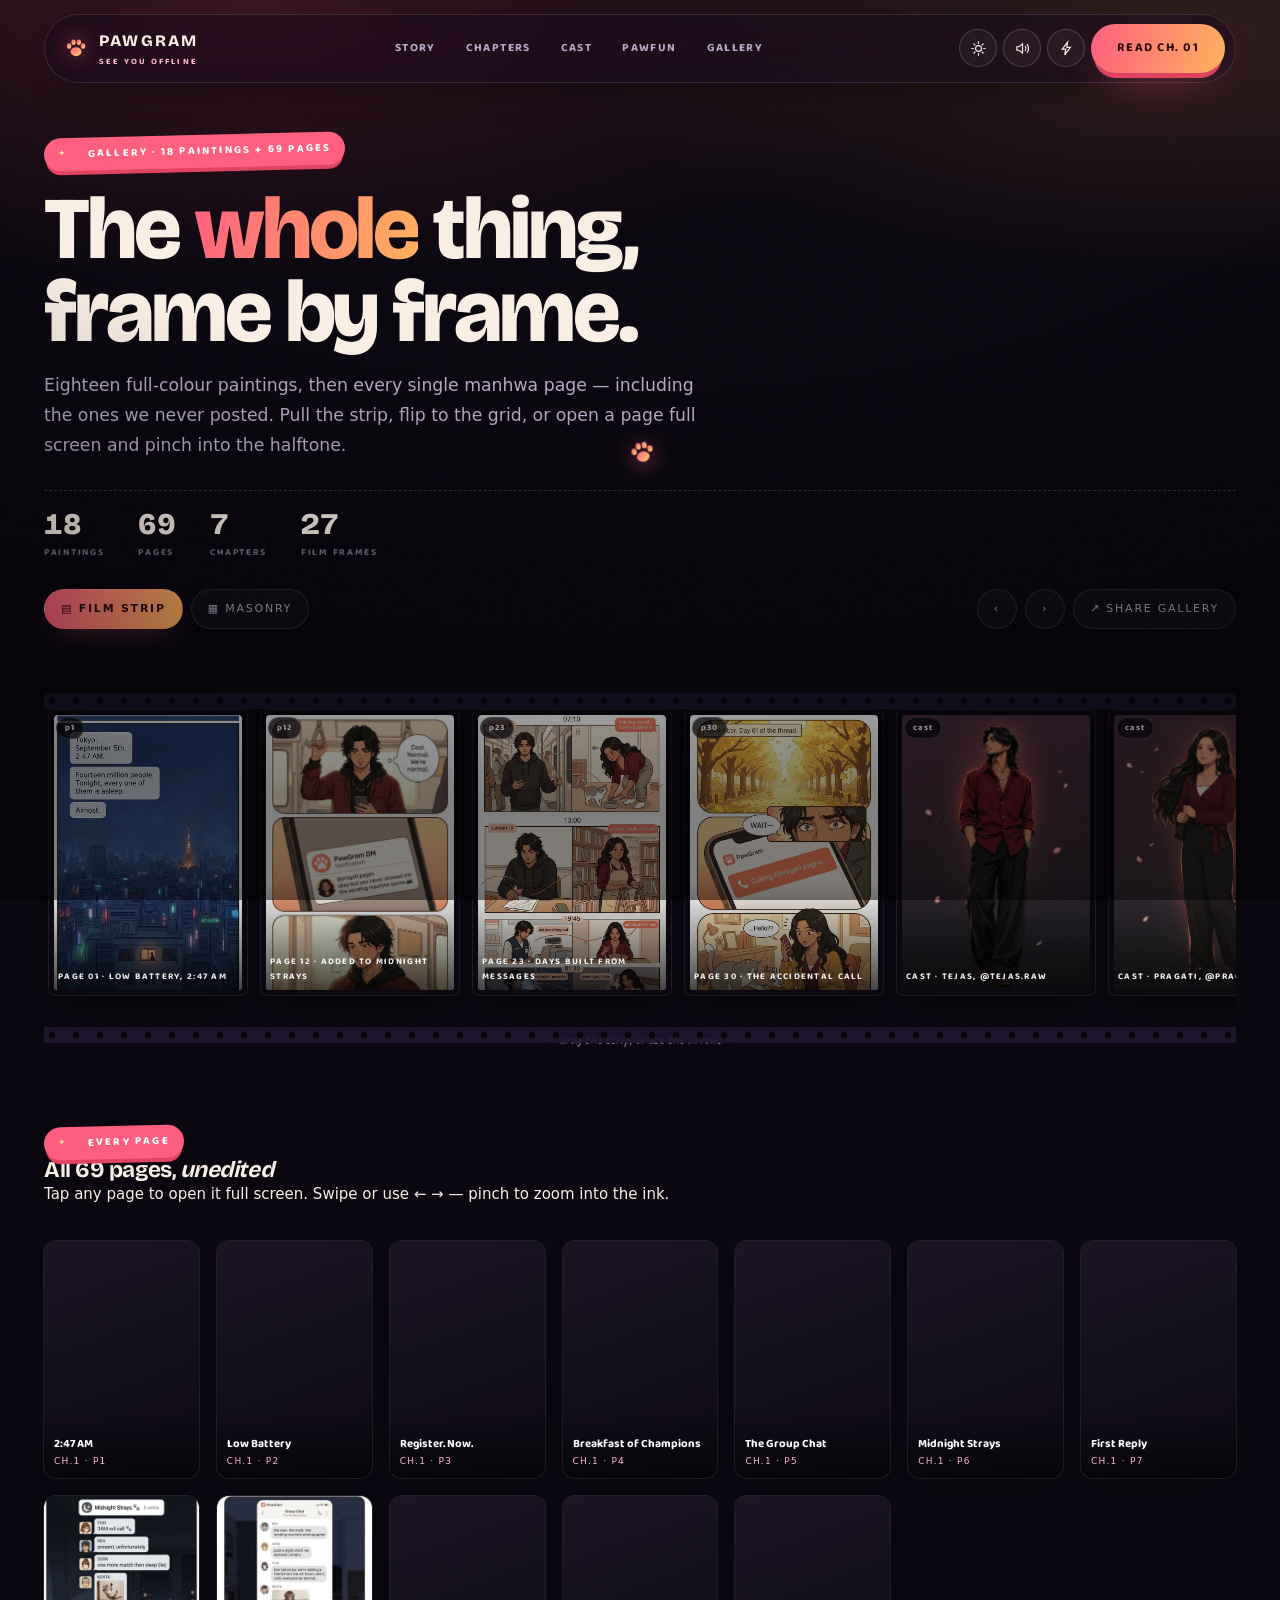
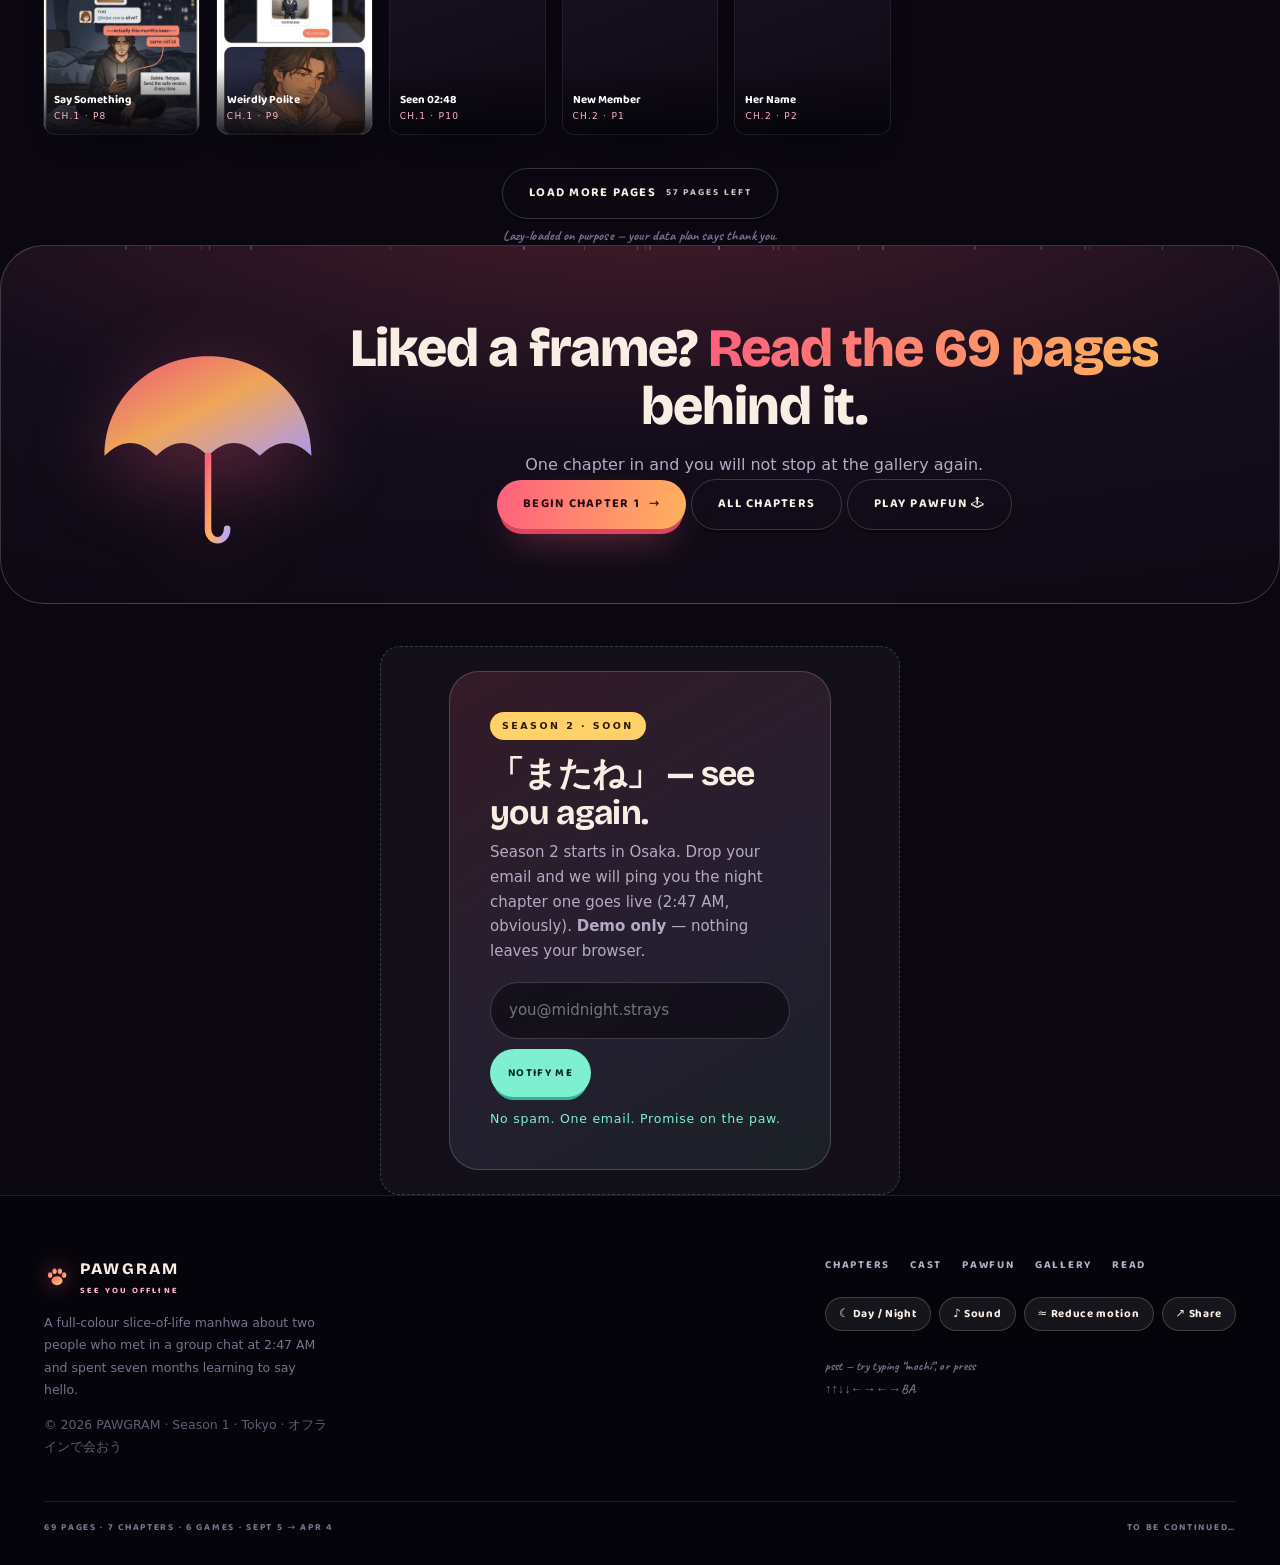
<file: gallery.html>
<!DOCTYPE html>
<html lang="en">
<head>
<meta charset="utf-8">
<meta name="viewport" content="width=device-width,initial-scale=1,viewport-fit=cover">
<title>Gallery — PAWGRAM · See You Offline</title>
<meta name="description" content="Eighteen full-colour paintings and all 69 manhwa pages of PAWGRAM. Film strip or masonry, full-screen lightbox with pinch-zoom.">
<meta name="theme-color" content="#0a0710">
<meta name="color-scheme" content="dark light">
<meta name="mobile-web-app-capable" content="yes">
<meta name="apple-mobile-web-app-capable" content="yes">
<meta name="apple-mobile-web-app-status-bar-style" content="black-translucent">
<meta name="apple-mobile-web-app-title" content="PAWGRAM">

<!-- Open Graph / Twitter -->
<meta property="og:type" content="website">
<meta property="og:site_name" content="PAWGRAM — See You Offline">
<meta property="og:title" content="Gallery — PAWGRAM · See You Offline">
<meta property="og:description" content="Eighteen full-colour paintings and all 69 manhwa pages of PAWGRAM. Film strip or masonry, full-screen lightbox with pinch-zoom.">
<meta property="og:image" content="https://pawgram.vercel.app/art/og-cover.jpg">
<meta property="og:url" content="https://pawgram.vercel.app/">
<!-- relative art paths are rewritten to absolute by tools/build_pages.py (social crawlers need absolute URLs) -->
<meta property="og:image:width" content="1200">
<meta property="og:image:height" content="630">
<meta name="twitter:card" content="summary_large_image">
<meta name="twitter:title" content="Gallery — PAWGRAM · See You Offline">
<meta name="twitter:description" content="Eighteen full-colour paintings and all 69 manhwa pages of PAWGRAM. Film strip or masonry, full-screen lightbox with pinch-zoom.">
<meta name="twitter:image" content="https://pawgram.vercel.app/art/og-cover.jpg">

<link rel="manifest" href="manifest.webmanifest">
<link rel="icon" href="art/favicon-32.png" sizes="32x32">
<link rel="apple-touch-icon" href="art/apple-touch-icon.png">
<link rel="preload" href="assets/fonts/bricolage-latin-var.woff2" as="font" type="font/woff2" crossorigin>

<style>
@font-face{
font-family:"Bricolage";
src:url("assets/fonts/bricolage-latin-var.woff2") format("woff2");
font-weight:200 800;
font-style:normal;
font-display:swap;
unicode-range:U+0000-00FF,U+0131,U+0152-0153,U+02BB-02BC,U+02C6,U+02DA,U+02DC,U+0304,U+0308,U+0329,U+2000-206F,U+20AC,U+2122,U+2191,U+2193,U+2212,U+2215,U+FEFF,U+FFFD;
}
@font-face{
font-family:"Baloo";
src:url("assets/fonts/baloo-latin-700.woff2") format("woff2");
font-weight:700;font-style:normal;font-display:swap;
unicode-range:U+0000-00FF,U+0131,U+0152-0153,U+02BB-02BC,U+02C6,U+02DA,U+02DC,U+0304,U+0308,U+0329,U+2000-206F,U+20AC,U+2122,U+2191,U+2193,U+2212,U+2215,U+FEFF,U+FFFD;
}
@font-face{
font-family:"Baloo";
src:url("assets/fonts/baloo-devanagari-700.woff2") format("woff2");
font-weight:700;font-style:normal;font-display:swap;
unicode-range:U+0900-097F,U+1CD0-1CF4,U+1CF7-1CF9,U+200C-200D,U+20A8,U+20B9,U+20F0,U+25CC,U+A830-A839,U+A8E0-A8FF;
}
@font-face{
font-family:"Caveat";
src:url("assets/fonts/caveat-latin-700.woff2") format("woff2");
font-weight:700;font-style:normal;font-display:swap;
}
:root{
--c-coral:#ff5f7e;
--c-coral-deep:#e0435f;
--c-sakura:#ffb7c5;
--c-lav:#b9a7ff;
--c-mint:#7ef0d0;
--c-vending:#ffd166;
--c-amber:#ffb25e;
--c-plum:#8c2f39;
--c-sky:#8fd0ff;
--coral:var(--c-coral);
--amber:var(--c-amber);
--sakura:var(--c-sakura);
--cream:#f8eee4;
--mute:#a89bb8;
--mute2:#7a6f8c;
--ink:#0a0710;
--ink2:#120d1a;
--card:#171120;
--card2:#1f1730;
--bg:var(--ink);
--bg-deep:#06040b;
--surface:rgba(23,17,32,.74);
--surface-2:rgba(31,23,48,.8);
--glass:rgba(20,14,30,.55);
--glass-brd:rgba(255,255,255,.12);
--line:rgba(255,255,255,.10);
--line2:rgba(255,255,255,.18);
--text:#f8eee4;
--text-dim:#b6a9c6;
--text-faint:#7a6f8c;
--shadow:0 24px 60px -28px rgba(0,0,0,.95);
--halftone:rgba(255,255,255,.055);
--glow-coral:0 0 40px -6px rgba(255,95,126,.55);
--glow-mint:0 0 34px -6px rgba(126,240,208,.5);
--font-display:"Bricolage",Georgia,"Times New Roman",serif;
--font-sticker:"Baloo","Bricolage",system-ui,sans-serif;
--font-hand:"Caveat",Georgia,cursive;
--font-body:ui-sans-serif,system-ui,-apple-system,"Segoe UI",Roboto,"Helvetica Neue",Arial,sans-serif;
--display:var(--font-display);
--sans:var(--font-body);
--t-mega:clamp(44px,11vw,140px);
--t-h1:clamp(34px,6.4vw,78px);
--t-h2:clamp(28px,4.8vw,58px);
--t-h3:clamp(21px,2.6vw,32px);
--t-body:clamp(15px,1.15vw,17px);
--t-small:13px;
--t-micro:10.5px;
--pad:clamp(16px,4vw,44px);
--wrap:min(1200px,100% - clamp(28px,7vw,88px));
--r-s:12px; --r-m:20px; --r-l:30px; --r-xl:44px; --r-pill:999px;
--grad:linear-gradient(100deg,var(--c-coral),var(--c-amber));
--grad-cool:linear-gradient(120deg,var(--c-lav),var(--c-sky) 60%,var(--c-mint));
--grad-sakura:linear-gradient(120deg,var(--c-sakura),var(--c-lav));
--grad-thread:linear-gradient(90deg,#ff5f7e,#ffb25e,#ffd166,#7ef0d0,#b9a7ff);
--grad-soft:linear-gradient(135deg,rgba(255,95,126,.18),rgba(255,178,94,.06));
--ease:cubic-bezier(.19,1,.22,1);
--ease-back:cubic-bezier(.34,1.56,.64,1);
--ease-soft:cubic-bezier(.4,0,.2,1);
--z-grain:60; --z-cursor:95; --z-toast:96; --z-nav:70; --z-loader:98; --z-modal:92;
color-scheme:dark;
}
html[data-theme="day"]{
--ink:#fdf4ec; --ink2:#fbeade; --card:#fffaf5; --card2:#fff3e9;
--bg:#fdf4ec; --bg-deep:#f6e6d8;
--surface:rgba(255,250,245,.82); --surface-2:rgba(255,243,233,.9);
--glass:rgba(255,248,242,.72);
--glass-brd:rgba(140,47,57,.16);
--line:rgba(90,40,60,.14); --line2:rgba(90,40,60,.24);
--text:#2c1626; --text-dim:#6b4a5c; --text-faint:#9c7f8e;
--cream:#2c1626; --mute:#6b4a5c; --mute2:#9c7f8e;
--halftone:rgba(140,47,57,.10);
--shadow:0 24px 60px -30px rgba(120,60,80,.35);
--glow-coral:0 0 30px -8px rgba(255,95,126,.55);
color-scheme:light;
}
*,*::before,*::after{margin:0;padding:0;box-sizing:border-box}
html{-webkit-text-size-adjust:100%;scroll-behavior:smooth}
html.pg-lock{overflow:hidden}
body{
background:var(--bg);color:var(--text);font-family:var(--font-body);
font-size:var(--t-body);line-height:1.65;-webkit-font-smoothing:antialiased;
overflow-x:hidden;overscroll-behavior-y:contain;
-webkit-tap-highlight-color:transparent;
transition:background .6s var(--ease),color .6s var(--ease);
}
img,svg,canvas{display:block;max-width:100%}
a{color:inherit;text-decoration:none}
button,input,textarea,select{font:inherit;color:inherit;background:none;border:0}
button{cursor:pointer}
::selection{background:rgba(255,95,126,.32);color:#fff}
:focus-visible{outline:2px solid var(--c-mint);outline-offset:3px;border-radius:6px}
.skip{position:fixed;left:12px;top:-80px;z-index:999;background:var(--c-coral);color:#1a0d10;
padding:12px 18px;border-radius:var(--r-pill);font-size:12px;font-weight:700;transition:top .3s}
.skip:focus{top:12px}
body::before{
content:"";position:fixed;inset:0;z-index:var(--z-grain);pointer-events:none;opacity:.05;
background-image:url("data:image/svg+xml,%3Csvg xmlns='http://www.w3.org/2000/svg' width='180' height='180'%3E%3Cfilter id='n'%3E%3CfeTurbulence type='fractalNoise' baseFrequency='.85' numOctaves='3'/%3E%3C/filter%3E%3Crect width='180' height='180' filter='url(%23n)' opacity='.6'/%3E%3C/svg%3E");
mix-blend-mode:overlay;
}
body::after{
content:"";position:fixed;inset:0;z-index:59;pointer-events:none;
background:radial-gradient(125% 90% at 50% 0%,transparent 48%,rgba(0,0,0,.5) 100%);
}
html[data-theme="day"] body::after{
background:radial-gradient(125% 95% at 50% 0%,transparent 60%,rgba(180,120,130,.18) 100%);
}
.wrap{width:var(--wrap);margin-inline:auto;position:relative;z-index:1}
.sec{position:relative;padding:clamp(64px,9vw,130px) 0}
.sec--tight{padding:clamp(40px,6vw,80px) 0}
h1,h2,h3,h4{font-family:var(--font-display);font-weight:700;line-height:1.02;letter-spacing:-.02em;color:var(--text)}
h2.big{font-size:var(--t-h2);font-weight:700;margin-top:14px}
h2.big em,.em{font-style:normal;background:var(--grad);-webkit-background-clip:text;background-clip:text;
-webkit-text-fill-color:transparent;color:transparent}
.lede{color:var(--text-dim);font-size:clamp(15px,1.35vw,17.5px);max-width:62ch;margin-top:16px;line-height:1.75}
.kicker{
display:inline-flex;align-items:center;gap:10px;font-family:var(--font-sticker);font-size:11px;
letter-spacing:.2em;text-transform:uppercase;color:#fff;background:var(--c-coral);
padding:7px 14px 8px;border-radius:var(--r-pill);box-shadow:0 6px 0 -2px var(--c-coral-deep);
transform:rotate(-1.4deg);
}
.kicker::before{content:"✦";font-size:9px;color:#ffe1a8}
.kicker.alt{background:var(--c-lav);box-shadow:0 6px 0 -2px #7d6bd0;color:#1d1330}
.kicker.alt::before{color:#3b2a63}
.glass{
background:var(--glass);border:1px solid var(--glass-brd);
-webkit-backdrop-filter:blur(16px) saturate(1.3);backdrop-filter:blur(16px) saturate(1.3);
border-radius:var(--r-l);
}
.screentone{position:relative;isolation:isolate}
.screentone::after{
content:"";position:absolute;inset:0;z-index:-1;pointer-events:none;border-radius:inherit;
background-image:radial-gradient(var(--halftone) 1px,transparent 1.2px);
background-size:7px 7px;opacity:.9;
}
.tape{
position:absolute;width:96px;height:28px;background:rgba(255,209,102,.72);
border-left:1px dashed rgba(0,0,0,.12);border-right:1px dashed rgba(0,0,0,.12);
transform:rotate(-6deg);box-shadow:0 3px 10px rgba(0,0,0,.25);
mix-blend-mode:screen;pointer-events:none;
}
html[data-theme="day"] .tape{mix-blend-mode:multiply;background:rgba(255,214,140,.85)}
.tape.l{left:-26px;top:14px}
.tape.r{right:-26px;top:14px;transform:rotate(5deg)}
.torn{--torn-c:var(--card);
-webkit-mask-image:radial-gradient(14px at 50% 0,transparent 96%,#000 100%);
mask-image:url("data:image/svg+xml,%3Csvg xmlns='http://www.w3.org/2000/svg' width='60' height='14'%3E%3Cpath d='M0 14 L0 6 Q7 0 15 5 T30 4 T45 6 T60 3 L60 14Z' fill='%23000'/%3E%3C/svg%3E");
-webkit-mask-size:60px 14px;mask-size:60px 14px;
-webkit-mask-repeat:repeat-x;mask-repeat:repeat-x;-webkit-mask-position:bottom;mask-position:bottom;
}
.polaroid{
background:#fdfaf5;padding:12px 12px 40px;border-radius:4px;color:#2b1b26;
box-shadow:0 18px 40px -18px rgba(0,0,0,.75),0 0 0 1px rgba(0,0,0,.06);
transform:rotate(var(--rot,-3deg));transition:transform .5s var(--ease-back),box-shadow .5s;
}
.polaroid:hover{transform:rotate(0deg) scale(1.03);box-shadow:0 26px 60px -20px rgba(0,0,0,.8)}
.polaroid figcaption{font-family:var(--font-hand);font-size:17px;text-align:center;margin-top:10px;color:#7b2230}
.filmstrip{
position:relative;background:#0b0812;padding:16px 0;border-radius:6px;
box-shadow:inset 0 0 0 1px rgba(255,255,255,.08);
}
.filmstrip::before,.filmstrip::after{
content:"";position:absolute;left:0;right:0;height:14px;
background-image:radial-gradient(circle at 7px 7px,#0b0812 3.2px,transparent 3.4px),
linear-gradient(#efe6dc,#efe6dc);
background-size:22px 14px,100% 100%;
background-repeat:repeat-x,no-repeat;
opacity:.55;
}
.filmstrip::before{top:0;transform:scaleY(-1)}
.filmstrip::after{bottom:0}
.glowedge{position:relative;border-radius:var(--r-l);isolation:isolate}
.glowedge::before{
content:"";position:absolute;inset:-1.5px;border-radius:inherit;z-index:-1;
background:var(--grad-thread);background-size:300% 100%;
animation:hueSlide 9s linear infinite;opacity:.55;
}
.glowedge::after{content:"";position:absolute;inset:0;border-radius:inherit;z-index:-1;background:var(--card)}
.chip-st{
display:inline-flex;align-items:center;gap:7px;padding:7px 13px;border-radius:var(--r-pill);
font-family:var(--font-sticker);font-size:11.5px;letter-spacing:.06em;
background:rgba(255,255,255,.07);border:1px solid var(--line2);color:var(--text);
box-shadow:0 4px 0 -2px rgba(0,0,0,.35);
}
.chip-st.coral{background:var(--c-coral);color:#2a0d14;border-color:transparent;box-shadow:0 4px 0 -2px var(--c-coral-deep)}
.chip-st.mint{background:var(--c-mint);color:#0b2a24;border-color:transparent;box-shadow:0 4px 0 -2px #3fbfa0}
.chip-st.lav{background:var(--c-lav);color:#1b1330;border-color:transparent;box-shadow:0 4px 0 -2px #7d6bd0}
.chip-st.vending{background:var(--c-vending);color:#2f2408;border-color:transparent;box-shadow:0 4px 0 -2px #d0a63d}
.hand{font-family:var(--font-hand);font-size:clamp(18px,2vw,25px);color:var(--c-sakura);
line-height:1.2;letter-spacing:.01em}
.hand .u{position:relative}
.hand .u::after{
content:"";position:absolute;left:-2%;right:-2%;bottom:-4px;height:7px;
background:url("data:image/svg+xml,%3Csvg xmlns='http://www.w3.org/2000/svg' viewBox='0 0 120 8' preserveAspectRatio='none'%3E%3Cpath d='M2 6C22 2 44 7 62 4s34-2 56 1' stroke='%23ff5f7e' stroke-width='2.4' fill='none' stroke-linecap='round'/%3E%3C/svg%3E") no-repeat center/100% 100%;
animation:drawline 1.4s var(--ease) both;
}
.av{width:34px;height:34px;border-radius:50%;flex:none;display:grid;place-items:center;
font-family:var(--font-sticker);font-size:13px;color:#2a0d14;background:var(--grad);
box-shadow:0 0 0 2px rgba(255,183,197,.4)}
.tilt{transition:transform .45s var(--ease);transform-style:preserve-3d;will-change:transform}
.ul-rich{position:relative;display:inline-block}
.ul-rich::after{
content:"";position:absolute;left:0;right:0;bottom:-3px;height:2px;border-radius:2px;
background:var(--grad);transform:scaleX(0);transform-origin:left;transition:transform .45s var(--ease);
}
.ul-rich:hover::after,.ul-rich:focus-visible::after{transform:scaleX(1)}
*{scrollbar-width:thin;scrollbar-color:rgba(255,178,94,.55) transparent}
::-webkit-scrollbar{width:10px;height:8px}
::-webkit-scrollbar-thumb{background:linear-gradient(var(--c-coral),var(--c-amber));border-radius:99px;
border:3px solid var(--bg)}
::-webkit-scrollbar-track{background:transparent}
#prog{
position:fixed;top:0;left:0;height:3px;width:0;z-index:75;border-radius:0 3px 3px 0;
background:var(--grad-thread);box-shadow:0 0 18px rgba(255,120,140,.85);
}
#cursor,#cursor-trail{position:fixed;left:0;top:0;z-index:var(--z-cursor);pointer-events:none;
will-change:transform;display:none}
html.has-cursor #cursor,html.has-cursor #cursor-trail{display:block}
html.has-cursor,html.has-cursor *{cursor:none !important}
#cursor svg{width:30px;height:30px;transform:translate(-42%,-42%) rotate(-12deg);
filter:drop-shadow(0 4px 10px rgba(255,95,126,.65));transition:transform .28s var(--ease-back)}
#cursor[data-mode="read"] svg{transform:translate(-50%,-50%) rotate(-8deg) scale(1.55)}
#cursor[data-mode="play"] svg{transform:translate(-50%,-50%) rotate(8deg) scale(1.7)}
#cursor[data-mode="drag"] svg{transform:translate(-50%,-50%) rotate(-90deg) scale(1.5)}
#cursor[data-mode="heart"] svg{transform:translate(-50%,-50%) scale(1.5) rotate(0)}
#cursor .lbl{
position:absolute;left:20px;top:16px;font-family:var(--font-sticker);font-size:10px;
letter-spacing:.14em;text-transform:uppercase;white-space:nowrap;color:#2a0d14;
background:var(--c-mint);padding:3px 8px;border-radius:99px;opacity:0;transform:scale(.6);
transition:opacity .22s,transform .28s var(--ease-back);
}
#cursor.show-lbl .lbl{opacity:1;transform:scale(1)}
#cursor-trail{width:100%;height:100%;z-index:calc(var(--z-cursor) - 1)}
#cursor-trail i{position:absolute;width:9px;height:9px;border-radius:50% 0 50% 50%;
background:var(--c-sakura);opacity:.7;will-change:transform,opacity}
.ripple{position:fixed;width:12px;height:12px;border-radius:50%;pointer-events:none;z-index:94;
border:2px solid var(--c-sakura);animation:rippleOut .62s var(--ease) forwards}
@keyframes rippleOut{to{transform:scale(9);opacity:0}}
#loader{
position:fixed;inset:0;z-index:var(--z-loader);display:grid;place-items:center;overflow:hidden;
background:radial-gradient(120% 90% at 50% 40%,#241428 0%,#130c1c 48%,#06040b 100%);
transition:opacity .7s var(--ease),visibility .7s;
}
html[data-theme="day"] #loader{
background:radial-gradient(120% 90% at 50% 40%,#fff2ea 0%,#ffe3e6 50%,#ffd9e2 100%);
}
#loader.done{opacity:0;visibility:hidden}
#loader .lwrap{position:relative;z-index:2;display:grid;justify-items:center;gap:18px;text-align:center;
padding:0 20px}
#loader .lbatt{
position:relative;width:150px;height:70px;border:4px solid rgba(255,255,255,.8);border-radius:16px;
padding:7px;display:flex;align-items:center;gap:4px;transform:rotate(-3deg);
}
html[data-theme="day"] #loader .lbatt{border-color:#5a2536}
#loader .lbatt::after{
content:"";position:absolute;right:-14px;top:50%;transform:translateY(-50%);
width:9px;height:26px;border-radius:0 5px 5px 0;background:rgba(255,255,255,.8);
}
html[data-theme="day"] #loader .lbatt::after{background:#5a2536}
#loader .lcell{flex:1;height:100%;border-radius:8px;background:rgba(255,255,255,.09)}
#loader .lcell.on{background:var(--grad);box-shadow:0 0 18px -4px rgba(255,140,110,.9)}
#loader .lcell.low.on{background:linear-gradient(#ff4d6a,#ff8f5e)}
#loader .lpct{font-family:var(--font-sticker);font-size:34px;color:#fff;line-height:1;
letter-spacing:.02em;font-variant-numeric:tabular-nums}
html[data-theme="day"] #loader .lpct{color:#4a1e2c}
#loader .lname{font-family:var(--font-display);font-weight:800;font-size:clamp(22px,5vw,30px);
letter-spacing:.3em;text-transform:uppercase;color:#fff;padding-left:.3em}
html[data-theme="day"] #loader .lname{color:#4a1e2c}
#loader .lmsg{font-family:var(--font-hand);font-size:clamp(17px,3.6vw,22px);color:var(--c-sakura);
min-height:1.4em}
#loader .lpawwalk{position:absolute;bottom:14%;left:0;width:100%;height:40px;overflow:hidden}
#loader .lpawwalk i{
position:absolute;bottom:0;width:16px;height:16px;opacity:0;
background:var(--c-sakura);border-radius:50% 50% 50% 4px;
animation:pawWalk 3.4s linear infinite;
}
@keyframes pawWalk{
0%{opacity:0;transform:translateX(-6vw) rotate(0)}
8%{opacity:.85}
86%{opacity:.5}
100%{opacity:0;transform:translateX(106vw) rotate(0)}
}
#loader .lskip{
position:absolute;bottom:max(18px,env(safe-area-inset-bottom));right:20px;z-index:3;
font-family:var(--font-sticker);font-size:10.5px;letter-spacing:.16em;text-transform:uppercase;
color:rgba(255,255,255,.55);border:1px solid rgba(255,255,255,.22);padding:8px 14px;border-radius:99px;
}
html[data-theme="day"] #loader .lskip{color:#7b4a5c;border-color:rgba(120,60,80,.3)}
header.nav{position:fixed;top:0;left:0;right:0;z-index:var(--z-nav);padding:14px 0;
transition:transform .5s var(--ease),padding .4s var(--ease);pointer-events:none}
header.nav.hide{transform:translateY(-130%)}
.navin{
pointer-events:auto;display:flex;align-items:center;justify-content:space-between;gap:16px;
padding:9px 10px 9px 18px;border-radius:var(--r-pill);
background:var(--glass);border:1px solid var(--glass-brd);
-webkit-backdrop-filter:blur(18px) saturate(1.6);backdrop-filter:blur(18px) saturate(1.6);
box-shadow:0 18px 40px -26px rgba(0,0,0,.9);
transition:box-shadow .4s,border-color .4s,background .4s;
}
header.nav.solid .navin{box-shadow:0 22px 50px -24px rgba(0,0,0,.95),0 0 0 1px rgba(255,255,255,.04);
border-color:var(--line2)}
.logo{display:flex;align-items:center;gap:10px;font-family:var(--font-display);font-weight:800;
font-size:16px;letter-spacing:.14em;text-transform:uppercase;flex:none}
.logo svg{filter:drop-shadow(0 0 10px rgba(255,95,126,.6));transition:transform .5s var(--ease-back)}
.logo:hover svg{transform:rotate(-14deg) scale(1.12)}
.logo b{display:block;font-family:var(--font-sticker);font-size:8.5px;letter-spacing:.24em;
color:var(--c-sakura);font-weight:700;margin-top:1px}
.navlinks{display:flex;gap:4px;align-items:center}
.navlinks a{
position:relative;font-family:var(--font-sticker);font-size:11.5px;letter-spacing:.12em;
text-transform:uppercase;color:var(--text-dim);padding:8px 13px;border-radius:99px;
transition:color .3s,background .3s,transform .3s var(--ease-back);
}
.navlinks a:hover,.navlinks a:focus-visible{color:var(--text);background:rgba(255,255,255,.08);
transform:translateY(-1px) rotate(-1deg)}
.navlinks a[aria-current="page"]{color:#2a0d14;background:var(--c-sakura)}
.navtools{display:flex;align-items:center;gap:6px;flex:none}
.iconbtn{
width:38px;height:38px;border-radius:50%;display:grid;place-items:center;flex:none;
border:1px solid var(--line2);color:var(--text);background:rgba(255,255,255,.04);
transition:transform .35s var(--ease-back),background .3s,border-color .3s;
}
.iconbtn:hover{transform:translateY(-2px) scale(1.06);background:rgba(255,255,255,.1)}
.iconbtn svg{width:17px;height:17px}
.iconbtn[aria-pressed="true"]{background:var(--c-mint);color:#0b2a24;border-color:transparent}
.burger{display:none;width:40px;height:40px;border-radius:14px;border:1px solid var(--line2);
place-items:center;gap:4px;flex:none;background:rgba(255,255,255,.04)}
.burger i{display:block;width:16px;height:2px;border-radius:2px;background:var(--text);
transition:transform .4s var(--ease-back),opacity .25s,width .3s}
.burger.open i:nth-child(1){transform:translateY(6px) rotate(45deg)}
.burger.open i:nth-child(2){opacity:0;width:4px}
.burger.open i:nth-child(3){transform:translateY(-6px) rotate(-45deg)}
#drawer{
position:fixed;inset:0;z-index:calc(var(--z-nav) - 4);display:grid;align-content:center;
justify-items:center;gap:2px;text-align:center;padding:80px 20px 120px;
background:radial-gradient(120% 90% at 50% 0%,rgba(38,20,46,.97),rgba(8,5,13,.985));
-webkit-backdrop-filter:blur(22px);backdrop-filter:blur(22px);
opacity:0;visibility:hidden;transition:opacity .45s var(--ease),visibility .45s;overflow:hidden;
}
html[data-theme="day"] #drawer{background:radial-gradient(120% 90% at 50% 0%,rgba(255,239,232,.98),rgba(255,224,232,.99))}
#drawer.open{opacity:1;visibility:visible}
#drawer a.dlink{
font-family:var(--font-display);font-weight:800;font-size:clamp(30px,9vw,56px);line-height:1.06;
letter-spacing:-.02em;padding:6px 24px;color:var(--text);opacity:0;transform:translateY(26px) rotate(2deg);
transition:opacity .5s var(--ease),transform .6s var(--ease-back),color .3s;
display:inline-flex;align-items:center;gap:12px;
}
#drawer.open a.dlink{opacity:1;transform:none}
#drawer a.dlink span.n{font-family:var(--font-sticker);font-size:12px;color:var(--c-sakura);
letter-spacing:.1em;transform:translateY(-8px)}
#drawer a.dlink:hover{color:var(--c-coral);transform:scale(1.04) rotate(-1.2deg)}
#drawer.open a.dlink:nth-child(1){transition-delay:.06s}
#drawer.open a.dlink:nth-child(2){transition-delay:.12s}
#drawer.open a.dlink:nth-child(3){transition-delay:.18s}
#drawer.open a.dlink:nth-child(4){transition-delay:.24s}
#drawer.open a.dlink:nth-child(5){transition-delay:.30s}
#drawer.open a.dlink:nth-child(6){transition-delay:.36s}
#drawer .dclose{position:absolute;top:18px;right:18px;width:44px;height:44px;border-radius:50%;
border:1px solid var(--line2);font-size:18px;display:grid;place-items:center}
#drawer .dfoot{position:absolute;bottom:max(20px,env(safe-area-inset-bottom));left:0;right:0;
display:flex;justify-content:center;gap:14px;flex-wrap:wrap;font-family:var(--font-hand);
font-size:19px;color:var(--text-dim)}
#drawer .dstk{position:absolute;font-size:34px;opacity:.16;animation:floaty 7s ease-in-out infinite}
.btn{
--btn-bg:var(--grad);position:relative;display:inline-flex;align-items:center;justify-content:center;
gap:9px;padding:14px 26px;min-height:48px;border-radius:var(--r-pill);
font-family:var(--font-sticker);font-size:12.5px;letter-spacing:.1em;text-transform:uppercase;
background:var(--btn-bg);color:#2a0d14;overflow:hidden;isolation:isolate;
box-shadow:0 8px 0 -3px var(--c-coral-deep),0 18px 40px -18px rgba(255,95,126,.9);
transition:transform .28s var(--ease-back),box-shadow .28s,filter .3s;
will-change:transform;
}
.btn:hover{transform:translateY(-3px) scale(1.02);box-shadow:0 12px 0 -3px var(--c-coral-deep),0 24px 46px -16px rgba(255,95,126,1)}
.btn:active{transform:translateY(2px) scale(.985);box-shadow:0 3px 0 -2px var(--c-coral-deep)}
.btn::after{
content:"";position:absolute;inset:0;z-index:-1;background:linear-gradient(100deg,transparent 28%,rgba(255,255,255,.6),transparent 72%);
transform:translateX(-140%);transition:transform .75s var(--ease);
}
.btn:hover::after{transform:translateX(140%)}
.btn.ghost{background:transparent;color:var(--text);border:1.5px solid var(--line2);
box-shadow:0 6px 0 -3px rgba(0,0,0,.35)}
.btn.ghost:hover{border-color:var(--c-sakura);color:var(--text);
box-shadow:0 10px 0 -3px rgba(0,0,0,.35),0 0 30px -8px rgba(255,183,197,.7)}
.btn.mint{--btn-bg:linear-gradient(100deg,var(--c-mint),var(--c-sky));color:#082b26;
box-shadow:0 8px 0 -3px #35b39a,0 18px 40px -18px rgba(126,240,208,.8)}
.btn.lav{--btn-bg:linear-gradient(100deg,var(--c-lav),var(--c-sakura));color:#20132f;
box-shadow:0 8px 0 -3px #7d6bd0,0 18px 40px -18px rgba(185,167,255,.8)}
.btn.sm{padding:10px 18px;min-height:40px;font-size:11px}
.btn.wide{width:100%}
.marquee{
position:relative;z-index:2;overflow:hidden;padding:14px 0;
border-block:1px solid var(--line);
background:linear-gradient(90deg,rgba(255,95,126,.10),rgba(255,209,102,.06),rgba(126,240,208,.08));
-webkit-mask-image:linear-gradient(90deg,transparent,#000 6%,#000 94%,transparent);
mask-image:linear-gradient(90deg,transparent,#000 6%,#000 94%,transparent);
}
.mtrack{display:flex;width:max-content;gap:34px;animation:slide 32s linear infinite}
.mtrack.rev{animation-direction:reverse;animation-duration:40s}
.marquee:hover .mtrack{animation-play-state:paused}
.mtrack span{
display:inline-flex;align-items:center;gap:34px;white-space:nowrap;
font-family:var(--font-display);font-weight:800;font-size:clamp(13px,1.5vw,17px);
letter-spacing:.16em;text-transform:uppercase;color:var(--text-dim);
}
.mtrack span::after{content:"✺";color:var(--c-coral);font-size:12px}
@keyframes slide{to{transform:translateX(-50%)}}
#toasts{position:fixed;left:50%;bottom:max(18px,env(safe-area-inset-bottom));transform:translateX(-50%);
z-index:var(--z-toast);display:flex;flex-direction:column;gap:8px;align-items:center;
pointer-events:none;width:min(420px,calc(100% - 28px))}
.toast{
pointer-events:auto;display:flex;align-items:center;gap:11px;width:100%;
padding:11px 15px;border-radius:var(--r-pill);background:var(--surface-2);
border:1px solid var(--line2);-webkit-backdrop-filter:blur(16px);backdrop-filter:blur(16px);
box-shadow:0 20px 44px -22px rgba(0,0,0,.9);
font-family:var(--font-sticker);font-size:12.5px;color:var(--text);
transform:translateY(26px) scale(.94);opacity:0;transition:transform .5s var(--ease-back),opacity .4s;
}
.toast.in{transform:none;opacity:1}
.toast .ti{font-size:18px;line-height:1;filter:drop-shadow(0 0 8px rgba(255,183,197,.7))}
.toast small{display:block;font-family:var(--font-body);font-size:10.5px;letter-spacing:.1em;
text-transform:uppercase;color:var(--text-faint);font-weight:400}
.toast.badge{border-color:rgba(255,209,102,.55);box-shadow:0 20px 44px -22px rgba(0,0,0,.9),0 0 0 1px rgba(255,209,102,.35)}
.sr{position:absolute;width:1px;height:1px;padding:0;margin:-1px;overflow:hidden;clip:rect(0 0 0 0);
white-space:nowrap;border:0}
[hidden]{display:none !important}
@keyframes fadeUp{from{opacity:0;transform:translateY(18px)}to{opacity:1;transform:none}}
@keyframes floaty{0%,100%{transform:translateY(0) rotate(var(--r,0deg))}
50%{transform:translateY(-12px) rotate(calc(var(--r,0deg) + 4deg))}}
@keyframes hueSlide{to{background-position:300% 0}}
@keyframes drawline{from{clip-path:inset(0 100% 0 0)}to{clip-path:inset(0 0 0 0)}}
@keyframes spin{to{transform:rotate(360deg)}}
@keyframes blink{50%{opacity:.25}}
@keyframes pop{0%{transform:scale(.6);opacity:0}60%{transform:scale(1.06)}100%{transform:scale(1);opacity:1}}
@keyframes shake{0%,100%{transform:translate(0,0)}20%{transform:translate(-4px,2px)}
40%{transform:translate(4px,-2px)}60%{transform:translate(-3px,-1px)}80%{transform:translate(3px,1px)}}
@keyframes wobble{0%,100%{transform:rotate(-2deg)}50%{transform:rotate(2deg)}}
@keyframes bob{0%,100%{transform:translateY(0)}50%{transform:translateY(-6px)}}
.rv{opacity:0;transform:translateY(36px);filter:blur(5px);
transition:opacity .85s var(--ease),transform .95s var(--ease),filter .7s var(--ease)}
.rv.in{opacity:1;transform:none;filter:blur(0)}
.rv.d1{transition-delay:.06s}.rv.d2{transition-delay:.12s}.rv.d3{transition-delay:.18s}
.rv.d4{transition-delay:.24s}.rv.d5{transition-delay:.3s}.rv.d6{transition-delay:.36s}
.rv.pop{transform:scale(.92) translateY(20px)}
.rv.pop.in{transform:none}
[data-magnet]{will-change:transform}
#confetti{position:fixed;inset:0;z-index:93;pointer-events:none;display:none}
#confetti.on{display:block}
@media(prefers-reduced-motion:reduce){
*{animation-duration:.001s !important;animation-iteration-count:1 !important;
transition-duration:.001s !important;scroll-behavior:auto !important}
}
html.reduce-motion *{
animation-duration:.001s !important;animation-iteration-count:1 !important;
transition-duration:.001s !important;scroll-behavior:auto !important;
}
html.reduce-motion .rv,
html.reduce-motion .rv.in{opacity:1 !important;transform:none !important;filter:none !important}
@media(max-width:1000px){
.navlinks{display:none}
.burger{display:grid}
header.nav .btn.read{display:none}
}
@media(max-width:760px){
body::before{opacity:.035}
.navin{padding:8px 8px 8px 14px}
.logo{font-size:14px}
.logo b{font-size:7.5px}
}
@media(hover:none){
#cursor,#cursor-trail{display:none !important}
html.has-cursor,html.has-cursor *{cursor:auto !important}
}
#veil{
position:fixed;inset:0;z-index:97;pointer-events:none;display:grid;place-items:center;
background:radial-gradient(circle at 50% 60%,#ff5f7e,#c33a5c 40%,#0a0710 100%);
clip-path:circle(0% at 50% 60%);opacity:0;
transition:clip-path .5s var(--ease),opacity .3s;
}
#veil.on{clip-path:circle(150% at 50% 60%);opacity:1}
#veil .veil-paw{font-size:44px;animation:bob 1.2s ease-in-out infinite;filter:drop-shadow(0 0 20px rgba(255,255,255,.6))}
html.veil-on, html.veil-on *{cursor:wait !important}
#petals{position:fixed;inset:0;z-index:64;pointer-events:none;overflow:hidden}
.storm-petal{
position:absolute;top:-20px;border-radius:60% 0 60% 0;opacity:.9;
animation:stormFall linear forwards;will-change:transform;
}
@keyframes stormFall{
0%{transform:translate3d(0,0,0) rotate(0);opacity:0}
8%{opacity:.95}
100%{transform:translate3d(16vw,108vh,0) rotate(760deg);opacity:0}
}
.mochi-run{
position:fixed;bottom:8vh;left:-90px;z-index:96;font-size:52px;pointer-events:none;
animation:mochiRun 4.4s cubic-bezier(.4,0,.6,1) forwards;
filter:drop-shadow(0 8px 16px rgba(0,0,0,.55));
}
@keyframes mochiRun{
0%{transform:translateX(0) translateY(0) scaleX(1)}
45%{transform:translateX(58vw) translateY(-22px) scaleX(1)}
50%{transform:translateX(60vw) translateY(-26px) scaleX(1) rotate(-6deg)}
55%{transform:translateX(62vw) translateY(-18px) scaleX(1)}
100%{transform:translateX(calc(100vw + 120px)) translateY(0) scaleX(1)}
}
#rainsecret{
position:fixed;inset:0;z-index:63;pointer-events:none;opacity:0;visibility:hidden;
transition:opacity .8s var(--ease),visibility .8s;
background:linear-gradient(180deg,rgba(10,30,60,.55),rgba(6,10,24,.72));
-webkit-backdrop-filter:blur(1.5px);backdrop-filter:blur(1.5px);
}
#rainsecret.on{opacity:1;visibility:visible}
#rainsecret .drop{
position:absolute;top:-30px;width:1.5px;height:60px;border-radius:2px;
background:linear-gradient(transparent,rgba(180,220,255,.85));
animation:rainFall linear infinite;
}
@keyframes rainFall{to{transform:translateY(115vh)}}
#rainsecret .umb{
position:absolute;left:50%;bottom:12%;transform:translateX(-50%) scale(.4);font-size:90px;
opacity:0;transition:transform .9s var(--ease-back),opacity .6s;
}
#rainsecret.on .umb{transform:translateX(-50%) scale(1);opacity:1}
html.reduce-motion #cursor,html.reduce-motion #cursor-trail{display:none !important}
html.has-cursor.reduce-motion,html.has-cursor.reduce-motion *{cursor:auto !important}
.phero{position:relative;overflow:hidden;padding:clamp(110px,15vh,170px) 0 clamp(30px,5vw,60px);
isolation:isolate;
background:radial-gradient(90% 70% at 20% 0%,rgba(140,47,57,.34),transparent 62%),
radial-gradient(80% 60% at 92% 6%,rgba(255,140,90,.16),transparent 60%);}
html[data-theme="day"] .phero{
background:radial-gradient(90% 70% at 20% 0%,rgba(255,183,197,.7),transparent 62%),
radial-gradient(80% 60% at 92% 6%,rgba(255,209,102,.35),transparent 60%);}
.phero canvas{position:absolute;inset:0;width:100%;height:100%;z-index:-1;opacity:.75}
.phero .kicker{margin-bottom:14px}
.sub-h1{font-family:var(--font-display);font-weight:800;font-size:clamp(38px,7.4vw,88px);
line-height:.94;letter-spacing:-.035em;margin:6px 0 0}
.sub-h1 em{font-style:normal;background:var(--grad);-webkit-background-clip:text;background-clip:text;
-webkit-text-fill-color:transparent}
.substats{display:flex;gap:clamp(16px,3vw,34px);flex-wrap:wrap;margin-top:clamp(20px,3vw,30px);
padding-top:18px;border-top:1px dashed var(--line2)}
.substats div span{display:block;font-family:var(--font-display);font-weight:800;
font-size:clamp(22px,2.6vw,30px);line-height:1;font-variant-numeric:tabular-nums}
.substats div b{display:block;margin-top:6px;font-family:var(--font-sticker);font-size:9.5px;
letter-spacing:.18em;text-transform:uppercase;color:var(--text-faint);font-weight:700}
.threadline{
height:2px;margin-top:clamp(26px,4vw,44px);
background:var(--grad-thread);background-size:300% 100%;animation:hueSlide 8s linear infinite;
mask-image:linear-gradient(90deg,transparent,#000 12%,#000 88%,transparent);
-webkit-mask-image:linear-gradient(90deg,transparent,#000 12%,#000 88%,transparent);
opacity:.7;
}
.savestate{display:flex;align-items:center;gap:10px;flex-wrap:wrap;margin-top:18px;
font-family:var(--font-sticker);font-size:11px;letter-spacing:.08em;color:var(--text-dim)}
.savestate .sp{flex:0 0 auto;width:min(220px,50vw);height:6px;border-radius:99px;
background:rgba(255,255,255,.12);overflow:hidden}
.savestate .sp i{display:block;height:100%;border-radius:99px;background:var(--grad-thread)}
.chapfilter{display:flex;gap:8px;flex-wrap:wrap}
.chapfilter .chip-st{cursor:pointer}
.chrow{
position:relative;display:grid;grid-template-columns:112px 1fr 210px;gap:clamp(14px,3vw,28px);
align-items:center;padding:clamp(16px,2.6vw,26px);border-radius:var(--r-l);margin-bottom:12px;
border:1px solid var(--line);background:var(--card);overflow:hidden;isolation:isolate;
transition:transform .45s var(--ease-back),border-color .35s,box-shadow .45s;
}
.chrow:hover{transform:translateX(6px);border-color:rgba(255,183,197,.5);
box-shadow:0 26px 50px -34px rgba(255,95,126,.9)}
.chrow .wash{position:absolute;inset:0;z-index:-1;background:var(--wash);opacity:.2;
transition:opacity .45s,transform .8s var(--ease)}
.chrow:hover .wash{opacity:.34;transform:scale(1.05)}
.chrow .wash::after{content:"";position:absolute;inset:0;background:linear-gradient(90deg,rgba(10,7,16,.72),transparent 70%)}
.chrow .n{font-family:var(--font-display);font-weight:800;font-size:clamp(34px,4.6vw,52px);
line-height:.9;color:#fff;position:relative}
.chrow .n small{display:block;font-family:var(--font-sticker);font-size:9px;letter-spacing:.2em;
color:rgba(255,255,255,.7);margin-top:6px}
.chrow h3{font-family:var(--font-display);font-weight:800;font-size:clamp(20px,2.6vw,28px);color:#fff}
.chrow .when{font-family:var(--font-sticker);font-size:10px;letter-spacing:.18em;text-transform:uppercase;
color:var(--c-sakura);margin-top:5px}
.chrow p{font-size:13px;color:rgba(255,255,255,.8);margin-top:9px;line-height:1.6;max-width:60ch}
.chrow .end{position:relative;text-align:right;display:grid;gap:10px;justify-items:end}
.chrow .end small{font-family:var(--font-sticker);font-size:9.5px;letter-spacing:.16em;
text-transform:uppercase;color:rgba(255,255,255,.62)}
.chrow .mini{width:100%;height:5px;border-radius:99px;background:rgba(255,255,255,.2);overflow:hidden}
.chrow .mini i{display:block;height:100%;border-radius:99px;background:var(--c-mint)}
.chrow .reactbar{display:flex;gap:4px;flex-wrap:wrap;justify-content:flex-end}
.chrow .reactbar button{font-size:11px;padding:4px 8px;border-radius:99px;background:rgba(0,0,0,.28);
border:1px solid rgba(255,255,255,.24);color:#fff;transition:transform .3s var(--ease-back),background .3s}
.chrow .reactbar button:hover{transform:translateY(-2px) scale(1.1);background:rgba(255,255,255,.24)}
.chrow .reactbar button.picked{background:var(--c-sakura);color:#2a0d14}
@media(max-width:820px){
.chrow{grid-template-columns:64px 1fr;gap:14px}
.chrow .end{grid-column:1/-1;justify-items:start;text-align:left}
.chrow .reactbar{justify-content:flex-start}
.chrow .mini{max-width:220px}
}
.chcard{display:grid;grid-template-columns:.82fr 1.18fr;gap:clamp(20px,4vw,48px);align-items:center;
padding:clamp(24px,4vw,44px) 0;border-bottom:1px solid var(--line)}
.chcard:last-child{border-bottom:0}
.chcard .img{border-radius:var(--r-l);overflow:hidden;border:1px solid var(--line2);position:relative;
box-shadow:var(--shadow)}
.chcard .img .inlineart{aspect-ratio:4/5;transition:transform 1.1s var(--ease)}
.chcard:hover .img .inlineart{transform:scale(1.04)}
.chcard h3{font-family:var(--font-display);font-weight:800;font-size:clamp(30px,4.6vw,54px);
line-height:.98}
.chcard .role{font-family:var(--font-sticker);font-size:10px;letter-spacing:.24em;text-transform:uppercase;
color:var(--c-coral);margin-bottom:10px}
.chcard p{color:var(--text-dim);margin-top:14px;font-size:14px;line-height:1.8;max-width:56ch}
.dl{display:grid;grid-template-columns:1fr 1fr;gap:8px 24px;margin-top:22px;font-size:12.5px}
.dl div{display:flex;justify-content:space-between;gap:12px;border-bottom:1px dashed var(--line);
padding-bottom:7px}
.dl b{color:var(--text-faint);font-weight:400;letter-spacing:.12em;text-transform:uppercase;font-size:9.5px;
font-family:var(--font-sticker)}
.dl span{color:var(--text);text-align:right}
@media(max-width:820px){.chcard{grid-template-columns:1fr}.dl{grid-template-columns:1fr}}
.strays{display:grid;grid-template-columns:repeat(auto-fit,minmax(190px,1fr));gap:12px;margin-top:34px}
.stray{position:relative;padding:20px;border-radius:var(--r-m);border:1px solid var(--line);
background:var(--card);transition:transform .4s var(--ease-back),border-color .35s;
transform:rotate(var(--r,0deg))}
.stray:hover{transform:rotate(0) translateY(-5px);border-color:rgba(255,183,197,.5)}
.stray .h{font-family:var(--font-sticker);font-size:11.5px;color:var(--c-vending)}
.stray b{display:block;font-family:var(--font-display);font-weight:800;font-size:20px;margin:6px 0 5px}
.stray small{color:var(--text-dim);font-size:12px;line-height:1.6}
.swatches{display:flex;gap:8px;flex-wrap:wrap;margin-top:22px}
.sw{width:60px;text-align:center}
.sw i{display:block;height:42px;border-radius:10px;border:1px solid var(--line2);
box-shadow:inset 0 -8px 16px -10px rgba(0,0,0,.7)}
.sw small{font-family:var(--font-sticker);font-size:8px;letter-spacing:.1em;text-transform:uppercase;
color:var(--text-faint);margin-top:5px;display:block}
.motifgrid{display:grid;grid-template-columns:repeat(auto-fit,minmax(220px,1fr));gap:12px;margin-top:34px}
.motif{padding:22px 18px;border-radius:var(--r-m);border:1px solid var(--line);position:relative;
background:linear-gradient(180deg,rgba(255,255,255,.03),transparent);overflow:hidden;
transition:transform .4s var(--ease-back),border-color .35s}
.motif:hover{transform:translateY(-5px) rotate(-.5deg);border-color:rgba(255,183,197,.5)}
.motif .ic{font-size:22px;display:block;margin-bottom:10px}
.motif b{display:block;font-family:var(--font-display);font-size:17px;margin-bottom:6px}
.motif small{color:var(--text-dim);font-size:12.5px;line-height:1.6;display:block}
.rowarts{display:flex;gap:8px;margin-top:14px;flex-wrap:wrap}
.rowart{width:76px;aspect-ratio:3/4.2;border-radius:8px;background-size:cover;background-position:50% 12%;
border:1px solid rgba(255,255,255,.18);box-shadow:0 10px 20px -14px #000;
transform:rotate(var(--r,-2deg));transition:transform .4s var(--ease-back)}
.rowart:nth-child(even){--r:2deg}
.rowart:hover{transform:rotate(0) scale(1.08)}
.chrow .chmain{position:relative;min-width:0}
#lb{
position:fixed;inset:0;z-index:var(--z-modal);background:rgba(5,3,10,.94);
-webkit-backdrop-filter:blur(16px);backdrop-filter:blur(16px);
display:grid;grid-template-rows:auto 1fr auto;opacity:0;visibility:hidden;
transition:opacity .4s,visibility .4s;touch-action:none;
}
#lb.on{opacity:1;visibility:visible}
.lb-top{display:flex;align-items:center;justify-content:space-between;gap:12px;padding:14px 16px;
color:#fff;font-family:var(--font-sticker);font-size:11px;letter-spacing:.14em}
.lb-top .lb-tools{display:flex;gap:8px;align-items:center}
.lb-top button{width:38px;height:38px;border-radius:50%;border:1px solid rgba(255,255,255,.25);
display:grid;place-items:center;color:#fff;font-size:15px;transition:.3s}
.lb-top button:hover{background:rgba(255,255,255,.14)}
.lb-stage{position:relative;display:grid;place-items:center;padding:0 12px;overflow:hidden}
.lb-stage img{
max-height:100%;max-width:min(94vw,720px);width:auto;border-radius:12px;
box-shadow:0 40px 120px -30px #000;transform:scale(.95) rotateY(-6deg);opacity:0;
transition:transform .55s var(--ease),opacity .4s;touch-action:none;
}
#lb.on .lb-stage img{transform:none;opacity:1}
.lb-nav{position:absolute;top:50%;transform:translateY(-50%);width:46px;height:46px;border-radius:50%;
background:rgba(255,255,255,.12);border:1px solid rgba(255,255,255,.25);color:#fff;font-size:18px;
display:grid;place-items:center;transition:.3s;z-index:3}
.lb-nav:hover{background:rgba(255,255,255,.25)}
.lb-nav.prev{left:10px}.lb-nav.next{right:10px}
.lb-bot{display:flex;align-items:center;justify-content:space-between;gap:12px;padding:12px 16px 18px;
color:#fff;flex-wrap:wrap}
.lb-caption{font-family:var(--font-hand);font-size:19px;color:var(--c-sakura)}
.lb-actions{display:flex;gap:8px;flex-wrap:wrap}
.lb-actions button,.lb-actions a{
padding:9px 14px;border-radius:99px;border:1px solid rgba(255,255,255,.25);color:#fff;
font-family:var(--font-sticker);font-size:10.5px;letter-spacing:.1em;text-transform:uppercase;
display:inline-flex;align-items:center;gap:6px;transition:.3s}
.lb-actions button:hover,.lb-actions a:hover{background:rgba(255,255,255,.16)}
.quote{position:relative;text-align:center;padding:clamp(60px,9vw,120px) 0;overflow:hidden}
.quote::before{
content:"";position:absolute;left:50%;top:50%;transform:translate(-50%,-50%);
width:min(760px,110vw);aspect-ratio:1;border-radius:50%;
background:radial-gradient(circle,rgba(140,47,57,.34),transparent 66%);filter:blur(30px);
}
.quote blockquote{position:relative;font-family:var(--font-display);font-weight:700;font-style:italic;
font-size:clamp(24px,4vw,50px);line-height:1.24;max-width:22ch;margin:0 auto;color:var(--text)}
.quote blockquote em{font-style:normal;background:var(--grad);-webkit-background-clip:text;
background-clip:text;-webkit-text-fill-color:transparent}
.quote cite{display:block;margin-top:22px;font-style:normal;font-family:var(--font-sticker);
font-size:10.5px;letter-spacing:.3em;text-transform:uppercase;color:var(--text-faint)}
.cta{position:relative;padding:clamp(20px,4vw,60px) 0 clamp(50px,8vw,110px)}
.ctabox{
position:relative;overflow:hidden;border-radius:var(--r-xl);padding:clamp(30px,6vw,74px) clamp(18px,4vw,48px);
text-align:center;border:1px solid var(--line2);isolation:isolate;
background:radial-gradient(120% 140% at 50% -20%,rgba(255,95,126,.26),rgba(20,14,28,.92) 55%,#0d0913);
}
html[data-theme="day"] .ctabox{
background:radial-gradient(120% 140% at 50% -20%,rgba(255,183,197,.6),rgba(255,247,241,.96) 55%,#fff2ea);
}
.ctabox .rainlayer{position:absolute;inset:0;z-index:-1;pointer-events:none;overflow:hidden;opacity:.5}
.ctabox .rainlayer i{position:absolute;top:-40px;width:1.5px;height:44px;border-radius:2px;
background:linear-gradient(transparent,rgba(190,225,255,.7));animation:rainFall linear infinite}
.ctabox .umbrella-big{
position:relative;width:clamp(160px,26vw,230px);height:clamp(120px,20vw,170px);margin:0 auto 6px;
}
.ctabox .umbrella-big svg{width:100%;height:100%;overflow:visible}
.ctabox .umbrella-big .canopy{
transform-origin:50% 100%;transform:scaleX(.12) scaleY(.5);opacity:.5;
transition:transform 1.1s var(--ease-back),opacity .8s;
}
.ctabox.open .umbrella-big .canopy{transform:none;opacity:1}
.ctabox .umbrella-big .stick{stroke-dasharray:200;stroke-dashoffset:200;transition:stroke-dashoffset 1s .2s var(--ease)}
.ctabox.open .umbrella-big .stick{stroke-dashoffset:0}
.ctabox h2{font-family:var(--font-display);font-weight:800;font-size:clamp(26px,4.6vw,54px);
line-height:1.06;letter-spacing:-.02em}
.ctabox h2 em{font-style:normal;background:var(--grad);-webkit-background-clip:text;background-clip:text;
-webkit-text-fill-color:transparent}
.ctabox p{color:var(--text-dim);font-size:clamp(13.5px,1.4vw,16px);max-width:52ch;margin:16px auto 0}
.ctabox .row{display:flex;gap:12px;justify-content:center;flex-wrap:wrap;margin-top:26px}
.notify{
margin-top:clamp(26px,4vw,42px);padding:clamp(16px,2.6vw,24px);border-radius:var(--r-m);
border:1px dashed var(--line2);background:rgba(255,255,255,.04);max-width:520px;margin-inline:auto;
}
.notify h4{font-family:var(--font-sticker);font-size:12px;letter-spacing:.14em;text-transform:uppercase;
color:var(--c-mint)}
.notify p{font-size:12.5px;color:var(--text-faint);margin-top:6px}
.notify form{display:flex;gap:8px;margin-top:12px}
.notify input{flex:1;min-width:0;padding:12px 16px;border-radius:99px;background:rgba(255,255,255,.07);
border:1px solid var(--line2);font-size:13px;color:var(--text)}
.notify button{padding:12px 18px;border-radius:99px;background:var(--c-mint);color:#082b26;
font-family:var(--font-sticker);font-size:11px;letter-spacing:.12em;text-transform:uppercase;
box-shadow:0 6px 0 -3px #35b39a;transition:transform .3s var(--ease-back)}
.notify button:hover{transform:translateY(-2px)}
.notify .done{display:none;font-family:var(--font-hand);font-size:18px;color:var(--c-mint);margin-top:12px}
.notify.sent form{display:none}
.notify.sent .done{display:block}
footer.site{position:relative;border-top:1px solid var(--line);padding:clamp(34px,5vw,60px) 0 30px;
background:var(--bg-deep)}
.fgrid{display:flex;justify-content:space-between;gap:32px;flex-wrap:wrap;align-items:flex-start}
.fgrid p{color:var(--text-faint);font-size:12.5px;max-width:36ch;line-height:1.8}
.flinks{display:flex;gap:20px;flex-wrap:wrap;font-family:var(--font-sticker);font-size:11px;
letter-spacing:.16em;text-transform:uppercase;color:var(--text-dim)}
.flinks a{transition:color .3s,transform .3s}
.flinks a:hover{color:var(--c-vending);transform:translateY(-2px)}
.fbot{margin-top:30px;padding-top:18px;border-top:1px solid var(--line);display:flex;
justify-content:space-between;gap:14px;flex-wrap:wrap;font-family:var(--font-sticker);font-size:9.5px;
letter-spacing:.18em;text-transform:uppercase;color:var(--text-faint)}
.badges-shelf{display:flex;gap:6px;flex-wrap:wrap;margin-top:12px}
.badges-shelf .bd{width:34px;height:34px;border-radius:50%;display:grid;place-items:center;
background:rgba(255,255,255,.06);border:1px solid var(--line);font-size:15px;opacity:.35;
transition:.4s;cursor:help}
.badges-shelf .bd.got{opacity:1;border-color:rgba(255,209,102,.6);
box-shadow:0 0 16px -4px rgba(255,209,102,.7);background:rgba(255,209,102,.14)}
@media(max-width:760px){
.lb-nav{width:38px;height:38px}
.ctabox h2{font-size:clamp(24px,7.4vw,40px)}
.notify form{flex-direction:column}
}
#lb .lb-stage img{max-height:100%;max-width:min(94vw,720px);width:auto;border-radius:12px;
box-shadow:0 40px 120px -30px #000;transform:scale(.95) rotateY(-6deg);opacity:0;
transition:transform .55s var(--ease),opacity .4s}
#lb.on .lb-stage img{transform:none;opacity:1}
.talk{position:relative;cursor:pointer}
.talk .talkhint{position:absolute;left:10px;bottom:10px;z-index:3;padding:5px 10px;border-radius:99px;
background:rgba(10,7,16,.7);border:1px solid rgba(255,255,255,.24);color:#fff;
font-family:var(--font-sticker);font-size:9px;letter-spacing:.18em;text-transform:uppercase;
-webkit-backdrop-filter:blur(6px);backdrop-filter:blur(6px)}
.talk .saybub{
position:absolute;left:50%;top:12%;transform:translate(-50%,-10px) scale(.8);opacity:0;z-index:4;
background:#fff;color:#2a1220;padding:9px 14px;border-radius:16px;border-bottom-left-radius:5px;
font-family:var(--font-hand);font-size:18px;line-height:1.25;max-width:82%;text-align:center;
box-shadow:0 18px 34px -16px rgba(0,0,0,.8);transition:opacity .3s,transform .45s var(--ease-back);
pointer-events:none;
}
.talk .saybub.on{opacity:1;transform:translate(-50%,0) scale(1)}
#threadsvg{
position:fixed;left:0;top:0;width:160px;height:100%;z-index:0;pointer-events:none;
opacity:.9;mix-blend-mode:screen;
}
html[data-theme="day"] #threadsvg{mix-blend-mode:multiply;opacity:.75}
@media(max-width:1100px){#threadsvg{width:120px;opacity:.6}}
@media(max-width:899px){#threadsvg{display:none}}
#rainsecret{
position:fixed;inset:0;z-index:120;display:grid;place-items:center;padding:22px;
opacity:0;visibility:hidden;transition:opacity .5s,visibility .5s;
background:radial-gradient(120% 100% at 50% 0%,#1b1436,#07050c 70%);
}
#rainsecret.on{opacity:1;visibility:visible}
#rainsecret .rs-rain{position:absolute;inset:0;overflow:hidden;pointer-events:none}
#rainsecret .rs-rain i{
position:absolute;top:-12%;width:1.5px;height:14vh;border-radius:2px;
background:linear-gradient(transparent,rgba(200,225,255,.85));animation:rsFall linear infinite;
}
@keyframes rsFall{to{transform:translateY(130vh)}}
#rainsecret .rs-moon{
position:absolute;top:11%;right:14%;width:86px;height:86px;border-radius:50%;
background:radial-gradient(circle at 38% 34%,#fff8ec,#ffd9a0 55%,#e2a45e);
box-shadow:0 0 70px 22px rgba(255,209,102,.35);
}
#rainsecret .rs-card{
position:relative;z-index:2;max-width:min(520px,100%);text-align:center;
padding:clamp(20px,3.6vw,38px);border-radius:24px;
background:rgba(16,11,24,.86);border:1px solid var(--line2);color:var(--text);
-webkit-backdrop-filter:blur(14px);backdrop-filter:blur(14px);
box-shadow:0 40px 80px -40px #000;transform:translateY(14px) scale(.97);
transition:transform .6s var(--ease-back);
}
#rainsecret.on .rs-card{transform:none}
#rainsecret .rs-um{width:96px;height:auto;margin:0 auto 10px;display:block;
filter:drop-shadow(0 20px 30px rgba(255,95,126,.4))}
#rainsecret .rs-k{font-family:var(--font-sticker);font-size:10px;letter-spacing:.34em;color:var(--c-vending)}
#rainsecret h4{font-family:var(--font-display);font-size:clamp(21px,3vw,30px);margin:10px 0 8px;line-height:1.12}
#rainsecret p{color:var(--text-dim);font-size:14.5px;line-height:1.7;max-width:44ch;margin:0 auto}
#rainsecret .rs-btns{display:flex;gap:10px;justify-content:center;flex-wrap:wrap;margin-top:20px}
@media(prefers-reduced-motion:reduce){#rainsecret .rs-rain i{animation:none}}
@media(max-width:520px){
header.nav .wrap{padding-inline:10px}
.navin{gap:8px;padding:7px 7px 7px 12px}
.navtools{gap:6px;flex:none;min-width:0}
.iconbtn{width:34px;height:34px;flex:none}
.iconbtn svg{width:14px;height:14px}
.burger{width:34px;height:34px;flex:none}
.logo{min-width:0;overflow:hidden}
.logo span{white-space:nowrap;overflow:hidden;text-overflow:ellipsis}
}
@media(max-width:360px){
header.nav .iconbtn:nth-of-type(2){display:none}
}
:root{
--im-call:url("art/call.webp");
--im-cast_pragati:url("art/cast_pragati.webp");
--im-cast_tejas:url("art/cast_tejas.webp");
--im-day01:url("art/day01.webp");
--im-dm:url("art/dm.webp");
--im-ema:url("art/ema.webp");
--im-finale:url("art/finale.webp");
--im-frames27:url("art/frames27.webp");
--im-hachiko:url("art/hachiko.webp");
--im-hero_city:url("art/hero_city.webp");
--im-hi:url("art/hi.webp");
--im-meet:url("art/meet.webp");
--im-mochi:url("art/mochi.webp");
--im-picnic:url("art/picnic.webp");
--im-sky:url("art/sky.webp");
--im-umbrella:url("art/umbrella.webp");
--im-xmas:url("art/xmas.webp");
--im-zine:url("art/zine.webp");
}
.hero{
position:relative;min-height:100svh;display:flex;align-items:center;
padding:clamp(96px,13vh,150px) 0 clamp(40px,8vh,80px);overflow:hidden;isolation:isolate;
background:
radial-gradient(85% 60% at 78% 8%,rgba(120,60,150,.55),transparent 62%),
radial-gradient(60% 50% at 12% 92%,rgba(255,95,126,.20),transparent 70%),
linear-gradient(180deg,#0b0614 0%,#120a1e 42%,#0a0710 100%);
}
html[data-theme="day"] .hero{
background:
radial-gradient(85% 60% at 78% 8%,rgba(255,196,204,.9),transparent 62%),
radial-gradient(60% 50% at 12% 92%,rgba(185,167,255,.45),transparent 70%),
linear-gradient(180deg,#fff5ee 0%,#ffe7ea 45%,#fdf4ec 100%);
}
#sky{position:absolute;inset:0;width:100%;height:100%;z-index:0;pointer-events:none}
.hero-fx{position:absolute;inset:0;z-index:1;pointer-events:none;overflow:hidden}
.hero-fx .layer{position:absolute;left:0;right:0;bottom:0;will-change:transform}
.hero-fx .gloworb{
position:absolute;border-radius:50%;filter:blur(46px);opacity:.6;
animation:floaty 12s ease-in-out infinite;
}
.hero-fx .o1{width:min(520px,60vw);aspect-ratio:1;left:-8%;top:8%;
background:radial-gradient(circle,rgba(255,95,126,.5),transparent 68%)}
.hero-fx .o2{width:min(420px,52vw);aspect-ratio:1;right:2%;top:26%;
background:radial-gradient(circle,rgba(126,240,208,.34),transparent 68%);animation-delay:-4s}
.hero-fx .o3{width:min(360px,44vw);aspect-ratio:1;left:38%;bottom:-6%;
background:radial-gradient(circle,rgba(255,209,102,.3),transparent 68%);animation-delay:-7s}
.hero-fx .stk{
position:absolute;font-size:clamp(22px,3.4vw,38px);opacity:.92;
filter:drop-shadow(0 8px 18px rgba(0,0,0,.5));
animation:floaty var(--d,8s) ease-in-out infinite;animation-delay:var(--dl,0s);
transform:rotate(var(--r,0deg));
}
.hero-grid{display:grid;grid-template-columns:1.06fr .94fr;gap:clamp(20px,4vw,56px);align-items:center}
.hero-copy{position:relative;z-index:3}
.hero .kicker{animation:fadeUp .9s .1s var(--ease) both}
.hero-badge{
display:inline-flex;align-items:center;gap:8px;margin:16px 0 0;padding:7px 14px 8px;
border-radius:var(--r-pill);background:rgba(126,240,208,.14);border:1px solid rgba(126,240,208,.35);
font-family:var(--font-sticker);font-size:11px;letter-spacing:.12em;text-transform:uppercase;
color:var(--c-mint);animation:fadeUp .9s .2s var(--ease) both;
}
.hero-badge i{width:6px;height:6px;border-radius:50%;background:var(--c-mint);animation:blink 1.8s infinite}
.hero h1{
margin:clamp(14px,2vw,22px) 0 0;font-family:var(--font-display);font-weight:800;
font-size:var(--t-mega);line-height:.86;letter-spacing:-.045em;text-transform:uppercase;
}
.hero h1 .line{display:block;white-space:nowrap}
.hero h1 .ltr{
display:inline-block;will-change:transform;transform-origin:50% 90%;
animation:ltrIn .9s var(--ease-back) both;animation-delay:calc(var(--i) * .045s + .25s);
transition:transform .3s var(--ease-back),color .3s;
}
.hero h1 .line2 .ltr{
background:linear-gradient(100deg,#ff5f7e,#ffb25e 46%,#ffd166 70%,#ffb7c5);
-webkit-background-clip:text;background-clip:text;-webkit-text-fill-color:transparent;
filter:drop-shadow(0 6px 22px rgba(255,95,126,.45));
}
.hero h1 .ltr:hover{transform:translateY(-10px) rotate(-6deg) scale(1.06)}
@keyframes ltrIn{
0%{opacity:0;transform:translateY(70%) rotate(14deg) scale(.86);filter:blur(8px)}
70%{opacity:1;filter:blur(0)}
100%{opacity:1;transform:none;filter:blur(0)}
}
.hero h1 .dot{color:var(--c-coral);-webkit-text-fill-color:var(--c-coral)}
.hero h1 .flick{animation:ltrIn .9s var(--ease-back) both,flick 3.6s 1.8s steps(1) 2}
@keyframes flick{
0%,18%,22%,25%,53%,57%,100%{opacity:1;text-shadow:0 0 24px rgba(255,95,126,.6)}
20%,24%,55%{opacity:.35;text-shadow:none}
}
.hero-jp{
position:absolute;right:calc(100% + 14px);top:8px;writing-mode:vertical-rl;
font-family:var(--font-sticker);font-size:12px;letter-spacing:.42em;color:var(--c-sakura);
opacity:.75;
}
.hero .logline{
margin-top:clamp(16px,2vw,24px);max-width:50ch;color:var(--text-dim);
font-size:clamp(14.5px,1.5vw,17.5px);line-height:1.75;animation:fadeUp 1s .8s var(--ease) both;
}
.hero .logline b{color:var(--text);font-weight:700}
.hero .logline .hand{display:inline-block;transform:rotate(-1.5deg)}
.hero-cta{display:flex;gap:12px;flex-wrap:wrap;margin-top:clamp(20px,3vw,30px);
animation:fadeUp 1s .95s var(--ease) both}
.hero-stats{
display:flex;gap:clamp(16px,3vw,36px);flex-wrap:wrap;margin-top:clamp(24px,3.4vw,38px);
padding-top:20px;border-top:1px dashed var(--line2);animation:fadeUp 1s 1.1s var(--ease) both;
}
.hero-stats div{min-width:64px}
.hero-stats span{display:block;font-family:var(--font-display);font-weight:800;font-size:clamp(24px,3vw,34px);
line-height:1;color:var(--text);font-variant-numeric:tabular-nums}
.hero-stats b{display:block;margin-top:6px;font-family:var(--font-sticker);font-size:9.5px;
letter-spacing:.18em;text-transform:uppercase;color:var(--text-faint);font-weight:700}
.hero-phone{position:relative;display:grid;place-items:center;z-index:3}
.phone{
position:relative;width:min(314px,74vw);aspect-ratio:9/18.4;border-radius:44px;padding:11px;
background:linear-gradient(160deg,#2d2338,#100c18);
box-shadow:0 44px 90px -34px rgba(0,0,0,.95),0 0 0 1.5px rgba(255,255,255,.13),
inset 0 1px 0 rgba(255,255,255,.16);
transform:rotate(-4deg);animation:phoneFloat 9s ease-in-out infinite;
}
html[data-theme="day"] .phone{background:linear-gradient(160deg,#4a3a4c,#2a2230)}
@keyframes phoneFloat{0%,100%{transform:rotate(-4deg) translateY(0)}50%{transform:rotate(-2.4deg) translateY(-14px)}}
.phone::before{
content:"";position:absolute;inset:-46px;border-radius:70px;z-index:-1;
background:radial-gradient(circle at 50% 42%,rgba(255,95,126,.34),transparent 66%);filter:blur(26px);
}
.phone .notch{position:absolute;top:16px;left:50%;transform:translateX(-50%);width:80px;height:18px;
border-radius:12px;background:#06040b;z-index:5}
.screen{position:relative;width:100%;height:100%;border-radius:34px;overflow:hidden;background:#0f0b15;
display:flex;flex-direction:column}
.chatbar{display:flex;align-items:center;gap:9px;padding:28px 12px 10px;
border-bottom:1px solid rgba(255,255,255,.08);background:rgba(26,18,36,.94)}
.chatbar .who{font-family:var(--font-sticker);font-size:11.5px;color:#f3ecf7;line-height:1.1}
.chatbar .who small{display:block;font-family:var(--font-body);font-size:8.5px;color:#7ef0d0;
letter-spacing:.12em;margin-top:2px}
.chatbar .back{color:#8f83a4;font-size:14px}
.chatbar .dots{margin-left:auto;color:#8f83a4;letter-spacing:2px;font-size:12px}
.chatlog{flex:1;display:flex;flex-direction:column;gap:7px;padding:12px 11px;overflow:hidden;
scroll-behavior:smooth}
.msg{
max-width:82%;padding:8px 11px 9px;border-radius:15px;font-size:11.5px;line-height:1.45;
position:relative;animation:msgIn .5s var(--ease-back) both;
}
@keyframes msgIn{from{opacity:0;transform:translateY(10px) scale(.94)}to{opacity:1;transform:none}}
.msg.them{background:#241c2f;color:#e9e0f0;border-bottom-left-radius:4px;align-self:flex-start}
.msg.me{background:linear-gradient(100deg,#ff5f7e,#ffb25e);color:#2a0d14;font-weight:600;
border-bottom-right-radius:4px;align-self:flex-end}
.msg small{display:block;font-size:7.5px;letter-spacing:.12em;opacity:.6;margin-top:3px;font-weight:400}
.msg.me small{color:#5a2222}
.msg .tick{color:#a8f0d8;font-size:8px;margin-left:3px}
.typing{display:flex;gap:4px;padding:9px 12px;background:#241c2f;border-radius:15px;
align-self:flex-start;width:fit-content;animation:msgIn .4s both}
.typing i{width:5px;height:5px;border-radius:50%;background:#a394b5;animation:tp 1.1s infinite}
.typing i:nth-child(2){animation-delay:.16s}.typing i:nth-child(3){animation-delay:.32s}
@keyframes tp{0%,60%,100%{opacity:.3;transform:translateY(0)}30%{opacity:1;transform:translateY(-3px)}}
.chatinput{margin:0 9px 11px;padding:8px 11px;border-radius:99px;background:#1d1628;
border:1px solid rgba(255,255,255,.09);font-size:9.5px;color:#6f6480;display:flex;
align-items:center;justify-content:space-between}
.chatinput b{width:19px;height:19px;border-radius:50%;background:linear-gradient(100deg,#ff5f7e,#ffb25e);
display:grid;place-items:center;font-size:9px;color:#2a0d14}
.notif{
position:absolute;top:52px;left:50%;transform:translateX(-50%) translateY(-14px);z-index:6;
width:calc(100% - 22px);padding:8px 11px;border-radius:14px;display:flex;gap:8px;align-items:center;
background:rgba(248,238,228,.94);color:#1d1020;font-size:10px;line-height:1.3;
box-shadow:0 12px 26px -12px rgba(0,0,0,.9);opacity:0;pointer-events:none;
transition:opacity .4s,transform .5s var(--ease-back);
}
.notif.on{opacity:1;transform:translateX(-50%) translateY(0)}
.notif .icc{width:20px;height:20px;border-radius:6px;background:linear-gradient(135deg,#ff5f7e,#ffd166);
display:grid;place-items:center;font-size:10px;flex:none;color:#2a0d14}
.notif b{display:block;font-size:9.5px;letter-spacing:.06em}
.notif span{font-size:9px;color:#5c4a5e}
.float-tag{
position:absolute;z-index:4;padding:7px 13px 8px;border-radius:99px;
font-family:var(--font-sticker);font-size:10px;letter-spacing:.1em;text-transform:uppercase;
background:var(--surface-2);border:1px solid var(--line2);color:var(--text);white-space:nowrap;
-webkit-backdrop-filter:blur(10px);backdrop-filter:blur(10px);
box-shadow:0 10px 24px -14px #000;animation:floaty var(--d,7s) ease-in-out infinite;
}
.float-tag.a{top:4%;left:-4%;--d:7s}
.float-tag.b{bottom:16%;right:-6%;--d:9s;--dl:-2s;color:var(--c-vending)}
.float-tag.c{top:46%;right:-10%;--d:11s;--dl:-4s;color:var(--c-sakura)}
.float-tag.d{bottom:2%;left:-2%;--d:8s;--dl:-1s;color:var(--c-mint)}
.scrollcue{
position:absolute;left:50%;bottom:14px;transform:translateX(-50%);z-index:4;
display:grid;justify-items:center;gap:8px;
font-family:var(--font-sticker);font-size:9px;letter-spacing:.34em;text-transform:uppercase;
color:var(--text-faint);
}
.scrollcue i{width:2px;height:38px;border-radius:2px;background:linear-gradient(var(--c-coral),transparent);
position:relative;overflow:hidden}
.scrollcue i::after{content:"";position:absolute;left:0;top:-38px;width:2px;height:38px;
background:var(--c-sakura);animation:cue 2s infinite}
@keyframes cue{to{top:38px}}
.about{position:relative;overflow:hidden}
.about::before{
content:"";position:absolute;inset:0;z-index:0;pointer-events:none;
background:radial-gradient(70% 50% at 84% 12%,rgba(140,47,57,.28),transparent 68%);
}
.aboutgrid{display:grid;grid-template-columns:1.05fr .95fr;gap:clamp(28px,5vw,64px);align-items:start}
.numbers{display:grid;grid-template-columns:1fr 1fr;gap:12px}
.num{
position:relative;padding:20px 18px;border-radius:var(--r-m);overflow:hidden;
background:var(--card);border:1px solid var(--line);
transform:rotate(var(--r,0deg));
transition:transform .45s var(--ease-back),border-color .4s,box-shadow .4s;
}
.num:nth-child(2n){--r:.8deg}
.num:nth-child(2n+1){--r:-.8deg}
.num:hover{transform:rotate(0) translateY(-5px) scale(1.02);border-color:rgba(255,183,197,.5);
box-shadow:0 20px 40px -26px rgba(255,95,126,.9)}
.num::before{content:"";position:absolute;inset:0;background:var(--grad-soft);opacity:0;transition:opacity .4s}
.num:hover::before{opacity:1}
.num b{position:relative;display:block;font-family:var(--font-display);font-weight:800;font-size:clamp(26px,3.2vw,38px);
line-height:1;color:var(--text)}
.num b i{font-style:normal;font-size:.5em;color:var(--c-sakura)}
.num small{position:relative;display:block;margin-top:8px;font-family:var(--font-sticker);
font-size:9px;letter-spacing:.2em;text-transform:uppercase;color:var(--text-faint)}
.season{position:relative;overflow:hidden;padding:clamp(50px,7vw,90px) 0;isolation:isolate}
.season-bg{
position:absolute;inset:0;z-index:-1;transition:background 1.1s var(--ease),opacity .8s;
background:var(--season-wash,linear-gradient(180deg,rgba(36,59,107,.5),rgba(10,7,16,0)));
}
.season-bg::after{
content:"";position:absolute;inset:0;
background:radial-gradient(60% 60% at 50% 40%,transparent,rgba(10,7,16,.55));
}
html[data-theme="day"] .season-bg::after{background:radial-gradient(60% 60% at 50% 40%,transparent,rgba(255,245,240,.5))}
.season-head{display:flex;align-items:flex-end;justify-content:space-between;gap:20px;flex-wrap:wrap}
.season-stage{
position:relative;margin-top:clamp(22px,3vw,36px);border-radius:var(--r-xl);overflow:hidden;
border:1px solid var(--line2);background:var(--card);isolation:isolate;
box-shadow:var(--shadow);
}
.season-scene{position:relative;height:clamp(260px,44vw,430px);overflow:hidden}
.season-scene .sky{position:absolute;inset:0;transition:background 1s var(--ease)}
.season-scene canvas{position:absolute;inset:0;width:100%;height:100%}
.season-overlay{
position:absolute;inset:auto 0 0 0;padding:clamp(16px,3vw,30px);
display:flex;align-items:flex-end;justify-content:space-between;gap:16px;flex-wrap:wrap;
background:linear-gradient(transparent,rgba(8,5,13,.72));
}
html[data-theme="day"] .season-overlay{background:linear-gradient(transparent,rgba(255,246,240,.75))}
.season-card{
max-width:min(420px,70%);padding:14px 16px;border-radius:var(--r-m);
background:var(--glass);border:1px solid var(--glass-brd);
-webkit-backdrop-filter:blur(14px);backdrop-filter:blur(14px);
}
.season-card .when{font-family:var(--font-sticker);font-size:9.5px;letter-spacing:.22em;
text-transform:uppercase;color:var(--c-sakura)}
.season-card h3{font-size:clamp(18px,2.4vw,26px);margin:6px 0 4px}
.season-card p{font-size:13px;color:var(--text-dim);line-height:1.6}
.season-emoji{font-size:clamp(30px,6vw,54px);filter:drop-shadow(0 8px 20px rgba(0,0,0,.6))}
.timeline{padding:clamp(14px,2.4vw,22px) clamp(14px,3vw,26px);border-top:1px solid var(--line);
background:var(--surface)}
.tl-top{display:flex;justify-content:space-between;align-items:center;gap:10px;
font-family:var(--font-sticker);font-size:10px;letter-spacing:.18em;text-transform:uppercase;
color:var(--text-faint)}
.tl-track{
position:relative;height:44px;margin-top:12px;border-radius:99px;
background:linear-gradient(90deg,#243b6b,#8a3b1e 28%,#6b2f1f 44%,#1d3a5c 62%,#5c2440 80%,#ffb7c5);
box-shadow:inset 0 2px 10px rgba(0,0,0,.5);cursor:grab;touch-action:none;
}
.tl-track:active{cursor:grabbing}
.tl-fill{position:absolute;inset:0;border-radius:99px;background:rgba(8,5,13,.55);
clip-path:inset(0 calc(100% - var(--p,0%)) 0 0)}
.tl-dots{position:absolute;inset:0;display:flex}
.tl-dots i{flex:1;display:grid;place-items:center;font-size:14px;opacity:.85;
transition:transform .3s var(--ease-back),opacity .3s;position:relative}
.tl-dots i.on{transform:scale(1.5);opacity:1;filter:drop-shadow(0 0 10px rgba(255,255,255,.8))}
.tl-dots i span{position:absolute;bottom:-18px;font-family:var(--font-sticker);font-size:8px;
letter-spacing:.14em;color:var(--text-faint);text-transform:uppercase;white-space:nowrap}
.tl-knob{
position:absolute;top:50%;left:var(--p,0%);width:38px;height:38px;border-radius:50%;
transform:translate(-50%,-50%);background:#fff;color:#2a0d14;display:grid;place-items:center;
font-size:16px;box-shadow:0 10px 22px -8px rgba(0,0,0,.85),0 0 0 5px rgba(255,255,255,.16);
transition:box-shadow .3s;pointer-events:none;
}
.tl-track:active .tl-knob{box-shadow:0 10px 26px -6px rgba(0,0,0,.9),0 0 0 9px rgba(255,255,255,.22)}
.tl-hint{margin-top:24px;text-align:center;font-family:var(--font-hand);font-size:17px;color:var(--text-faint)}
.castgrid{display:grid;grid-template-columns:1fr 1fr;gap:clamp(14px,2.4vw,26px);margin-top:clamp(24px,4vw,44px)}
.flipcard{
position:relative;perspective:1400px;min-height:clamp(420px,54vw,520px);
transform:rotate(var(--r,0deg));transition:transform .5s var(--ease-back);
}
.flipcard:nth-child(1){--r:-.9deg}
.flipcard:nth-child(2){--r:.9deg}
.flipcard:hover{transform:rotate(0) translateY(-4px)}
.flip-inner{
position:relative;width:100%;height:100%;transition:transform .85s var(--ease);
transform-style:preserve-3d;
}
.flipcard.flipped .flip-inner{transform:rotateY(180deg)}
.flip-face{
position:absolute;inset:0;border-radius:var(--r-l);overflow:hidden;
-webkit-backface-visibility:hidden;backface-visibility:hidden;
border:1px solid var(--line2);background:var(--card);box-shadow:var(--shadow);
}
.flip-back{transform:rotateY(180deg);padding:clamp(18px,3vw,26px);display:flex;flex-direction:column;gap:10px;
background:radial-gradient(120% 120% at 20% 0%,rgba(255,95,126,.22),var(--card) 62%)}
.pcard-art{position:relative;height:62%;overflow:hidden}
.pcard-art .inlineart,.pcard-art .artimg{width:100%;height:100%;object-fit:cover;object-position:50% 18%;
background-size:cover;background-position:50% 16%}
.pcard-art::after{content:"";position:absolute;inset:0;
background:linear-gradient(180deg,transparent 42%,rgba(10,7,16,.6) 74%,var(--card))}
.pcard-body{position:relative;padding:0 clamp(18px,3vw,26px) clamp(18px,3vw,24px);margin-top:-52px;z-index:2}
.pcard-role{font-family:var(--font-sticker);font-size:9.5px;letter-spacing:.2em;text-transform:uppercase;
color:var(--c-coral)}
.pcard-name{font-family:var(--font-display);font-weight:800;font-size:clamp(30px,4vw,44px);line-height:1;margin:6px 0 3px}
.pcard-handle{font-family:var(--font-sticker);font-size:12px;color:var(--c-vending);letter-spacing:.06em}
.pcard-tags{display:flex;flex-wrap:wrap;gap:6px;margin-top:12px}
.pcard-tags span{font-family:var(--font-sticker);font-size:10px;letter-spacing:.06em;padding:5px 10px;
border-radius:99px;border:1px solid var(--line2);color:var(--text-dim)}
.flipbtn{
position:absolute;right:12px;top:12px;z-index:4;padding:8px 13px;border-radius:99px;
background:rgba(10,7,16,.66);border:1px solid var(--line2);color:#fff;
font-family:var(--font-sticker);font-size:10px;letter-spacing:.1em;
-webkit-backdrop-filter:blur(8px);backdrop-filter:blur(8px);transition:transform .35s var(--ease-back),background .3s;
}
.flipbtn:hover{transform:rotate(-3deg) scale(1.06);background:rgba(255,95,126,.85)}
.flip-back h4{font-family:var(--font-display);font-size:clamp(20px,2.6vw,28px);margin:4px 0 6px}
.flip-back p{font-size:13.5px;color:var(--text-dim);line-height:1.7}
.flip-back .quote{border-left:3px solid var(--c-coral);padding-left:12px;font-family:var(--font-hand);
font-size:19px;color:var(--c-sakura);margin-top:auto}
.bars{margin-top:8px;display:grid;gap:8px}
.bars .row{display:grid;grid-template-columns:minmax(88px,auto) 1fr auto;gap:10px;align-items:center;
font-family:var(--font-sticker);font-size:10px;letter-spacing:.08em;text-transform:uppercase;color:var(--text-faint)}
.bars .track{height:7px;border-radius:99px;background:rgba(255,255,255,.1);overflow:hidden}
.bars .fill{height:100%;width:0;border-radius:99px;background:var(--grad);
transition:width 1.5s var(--ease);box-shadow:0 0 12px -3px rgba(255,95,126,.9)}
.bars.in .fill{width:var(--w)}
.avatar-bob{position:relative;display:grid;place-items:center;width:100%}
.avatar-bob .bub{
position:absolute;top:-6px;left:50%;transform:translate(-50%,-6px) scale(.7);opacity:0;
background:#fff;color:#2a1220;padding:8px 13px;border-radius:14px;border-bottom-left-radius:4px;
font-family:var(--font-hand);font-size:16px;white-space:nowrap;box-shadow:0 14px 26px -12px rgba(0,0,0,.6);
transition:opacity .35s,transform .45s var(--ease-back);pointer-events:none;z-index:5;
}
.avatar-bob .bub.on{opacity:1;transform:translate(-50%,-22px) scale(1)}
.heightcmp{
margin-top:clamp(26px,4vw,44px);padding:clamp(18px,3vw,28px);border-radius:var(--r-l);
border:1px solid var(--line2);background:var(--card);position:relative;overflow:hidden;
}
.heightcmp .hc-top{display:flex;justify-content:space-between;align-items:baseline;gap:12px;flex-wrap:wrap}
.heightcmp h3{font-size:clamp(18px,2.4vw,26px)}
.heightcmp .hc-note{font-family:var(--font-hand);font-size:17px;color:var(--c-sakura)}
.hc-stage{display:flex;align-items:flex-end;justify-content:center;gap:clamp(26px,7vw,70px);
height:clamp(190px,26vw,260px);margin-top:18px;position:relative}
.hc-bar{position:relative;width:clamp(52px,8vw,74px);display:flex;flex-direction:column;justify-content:flex-end;
align-items:center}
.hc-bar .stick{width:100%;border-radius:14px 14px 6px 6px;height:0;transition:height 1.4s var(--ease);
background:linear-gradient(180deg,rgba(255,95,126,.9),rgba(255,178,94,.55));position:relative;
box-shadow:0 0 30px -10px rgba(255,95,126,.9)}
.hc-bar.b .stick{background:linear-gradient(180deg,rgba(185,167,255,.9),rgba(126,240,208,.5));
box-shadow:0 0 30px -10px rgba(185,167,255,.9)}
.hc-bar .face{font-size:26px;margin-bottom:6px}
.hc-bar .lbl{position:absolute;top:-24px;font-family:var(--font-sticker);font-size:11px;
letter-spacing:.1em;color:var(--text)}
.hc-bar .who2{position:absolute;bottom:-24px;font-family:var(--font-sticker);font-size:10px;
letter-spacing:.16em;text-transform:uppercase;color:var(--text-faint)}
.hc-stage.in .hc-bar.a .stick{height:100%}
.hc-stage.in .hc-bar.b .stick{height:76.5%}
.hc-gap{position:absolute;right:8%;bottom:76.5%;display:flex;flex-direction:column;align-items:center;
gap:4px;opacity:0;transition:opacity .6s .9s;font-family:var(--font-hand);font-size:17px;color:var(--c-mint)}
.hc-stage.in .hc-gap{opacity:1}
.hc-gap b{font-family:var(--font-sticker);font-size:12px;letter-spacing:.1em;
padding:3px 9px;border-radius:99px;background:var(--c-mint);color:#0b2a24}
.hc-strides{display:flex;justify-content:center;gap:4px;margin-top:34px;font-size:18px;opacity:.85;
filter:grayscale(.2)}
.hc-strides i{display:inline-block;animation:stepBob 1.6s ease-in-out infinite;animation-delay:calc(var(--i)*.2s)}
@keyframes stepBob{0%,100%{transform:translateY(0) rotate(-4deg)}50%{transform:translateY(-5px) rotate(4deg)}}
.thread{position:relative;overflow:hidden;isolation:isolate}
.thread::before{
content:"";position:absolute;inset:0;z-index:-1;
background:radial-gradient(70% 60% at 30% 0%,rgba(140,47,57,.3),transparent 66%),
radial-gradient(50% 40% at 90% 80%,rgba(126,240,208,.12),transparent 70%);
}
.threadgrid{display:grid;grid-template-columns:.92fr 1.08fr;gap:clamp(24px,4vw,56px);align-items:start}
.chatbox{
display:flex;flex-direction:column;gap:10px;padding:clamp(14px,2.4vw,22px);
border-radius:var(--r-l);border:1px solid var(--line2);background:var(--surface-2);
-webkit-backdrop-filter:blur(14px);backdrop-filter:blur(14px);
box-shadow:var(--shadow);min-height:clamp(400px,52vw,520px);
}
.chatbox-head{display:flex;align-items:center;gap:9px;padding-bottom:10px;border-bottom:1px solid var(--line)}
.chatbox-head .gname{font-family:var(--font-sticker);font-size:12px}
.chatbox-head .gname small{display:block;font-family:var(--font-body);font-size:9px;
color:var(--c-mint);letter-spacing:.08em}
.chatbox-head .members{margin-left:auto;display:flex}
.chatbox-head .members .av{width:24px;height:24px;font-size:9px;margin-left:-7px;
border:2px solid var(--card)}
.bubwrap{display:flex;flex-direction:column;gap:10px;flex:1;overflow:visible}
.bub{
position:relative;max-width:88%;padding:12px 15px;border-radius:18px;font-size:13.5px;line-height:1.55;
border:1px solid var(--line);background:var(--card);color:var(--text);
opacity:0;transform:translateY(16px) scale(.97);
transition:opacity .6s var(--ease),transform .7s var(--ease-back);
}
.bub.in{opacity:1;transform:none}
.bub.me{align-self:flex-end;background:linear-gradient(100deg,rgba(255,95,126,.94),rgba(255,178,94,.88));
color:#2a0d14;border:0;font-weight:600;border-bottom-right-radius:6px}
.bub.them{border-bottom-left-radius:6px}
.bub .t{display:block;margin-top:6px;font-family:var(--font-sticker);font-size:9px;
letter-spacing:.14em;opacity:.55;font-weight:400;text-transform:uppercase}
.bub.typing-b{display:flex;gap:5px;align-items:center;padding:14px 16px}
.bub.typing-b i{width:6px;height:6px;border-radius:50%;background:var(--text-dim);animation:tp 1.1s infinite}
.bub.typing-b i:nth-child(2){animation-delay:.16s}.bub.typing-b i:nth-child(3){animation-delay:.32s}
.reactions{display:flex;gap:4px;margin-top:8px;flex-wrap:wrap}
.reactions button{
font-size:11px;padding:3px 8px;border-radius:99px;background:rgba(255,255,255,.08);
border:1px solid var(--line);transition:transform .3s var(--ease-back),background .3s;
}
.reactions button:hover{transform:translateY(-2px) scale(1.08);background:rgba(255,255,255,.16)}
.reactions button.picked{background:var(--c-sakura);color:#2a0d14}
.chatreply{display:flex;gap:8px;margin-top:10px}
.chatreply input{
flex:1;min-width:0;padding:12px 16px;border-radius:99px;background:rgba(255,255,255,.06);
border:1px solid var(--line2);font-size:13px;color:var(--text);
}
.chatreply input::placeholder{color:var(--text-faint)}
.chatreply button{
flex:none;width:48px;height:48px;border-radius:50%;background:var(--grad);color:#2a0d14;
display:grid;place-items:center;font-size:16px;box-shadow:0 8px 0 -3px var(--c-coral-deep);
transition:transform .3s var(--ease-back)}
.chatreply button:hover{transform:scale(1.07) rotate(-6deg)}
.chatreply button:active{transform:translateY(2px) scale(.96)}
.suggest{display:flex;gap:6px;flex-wrap:wrap;margin-top:8px}
.suggest button{font-family:var(--font-sticker);font-size:11px;padding:6px 11px;border-radius:99px;
border:1px dashed var(--line2);color:var(--text-dim);transition:.3s}
.suggest button:hover{border-color:var(--c-mint);color:var(--c-mint);transform:translateY(-2px)}
.emoji-float{
position:fixed;z-index:93;font-size:24px;pointer-events:none;
animation:emojiUp 1.5s var(--ease) forwards;
}
@keyframes emojiUp{
0%{opacity:0;transform:translateY(0) scale(.6)}
20%{opacity:1;transform:translateY(-18px) scale(1.15)}
100%{opacity:0;transform:translateY(-110px) scale(.9) rotate(14deg)}
}
.chapters{position:relative}
.rail-head{display:flex;align-items:flex-end;justify-content:space-between;gap:16px;flex-wrap:wrap}
.railnav{display:flex;gap:8px}
.rail{
display:flex;gap:clamp(12px,2vw,20px);overflow-x:auto;padding:clamp(24px,4vw,44px) 0 26px;
scroll-snap-type:x mandatory;scrollbar-width:none;cursor:grab;touch-action:pan-x;
}
.rail::-webkit-scrollbar{display:none}
.rail.dragging{cursor:grabbing;scroll-snap-type:none}
.rail.dragging .chip{pointer-events:none}
.chip{
position:relative;flex:0 0 clamp(268px,32vw,330px);scroll-snap-align:center;isolation:isolate;
border-radius:var(--r-l);padding:clamp(18px,2.4vw,24px);min-height:clamp(320px,42vw,380px);
display:flex;flex-direction:column;overflow:hidden;border:1px solid var(--line2);
background:var(--card);transform:rotate(var(--r,0deg));
transition:transform .5s var(--ease-back),box-shadow .5s,border-color .4s;
}
.chip:nth-child(odd){--r:-1deg}
.chip:nth-child(even){--r:1deg}
.chip:hover{transform:rotate(0) translateY(-8px) scale(1.015);border-color:rgba(255,183,197,.55);
box-shadow:0 34px 60px -40px rgba(255,95,126,.95)}
.chip .wash{position:absolute;inset:0;z-index:-1;background:var(--wash);opacity:.24;
transition:opacity .5s,transform .8s var(--ease)}
.chip:hover .wash{opacity:.4;transform:scale(1.08)}
.chip .wash::after{content:"";position:absolute;inset:0;
background:linear-gradient(180deg,transparent 20%,rgba(10,7,16,.82))}
.chip .chip-top{display:flex;align-items:center;justify-content:space-between;gap:8px}
.chip .pgnum{font-family:var(--font-sticker);font-size:11px;letter-spacing:.22em;color:#fff;opacity:.9}
.chip .chip-emoji{font-size:19px;filter:drop-shadow(0 0 10px rgba(0,0,0,.5))}
.chip h4{font-family:var(--font-display);font-weight:800;font-size:clamp(24px,2.8vw,30px);
line-height:1.02;margin:12px 0 6px;color:#fff}
.chip .when{font-family:var(--font-sticker);font-size:10px;letter-spacing:.18em;text-transform:uppercase;
color:rgba(255,255,255,.82)}
.chip p{font-size:12.5px;line-height:1.6;color:rgba(255,255,255,.82);margin-top:10px;flex:1}
.chip .prog{height:5px;border-radius:99px;background:rgba(255,255,255,.18);margin-top:14px;overflow:hidden}
.chip .prog i{display:block;height:100%;width:0;border-radius:99px;background:var(--c-mint);
transition:width .8s var(--ease)}
.chip .go{display:inline-flex;align-items:center;gap:7px;margin-top:14px;font-family:var(--font-sticker);
font-size:11px;letter-spacing:.16em;text-transform:uppercase;color:#fff}
.chip .go svg{transition:transform .4s var(--ease-back)}
.chip:hover .go svg{transform:translateX(5px)}
.chip .peek{
position:absolute;right:-14px;bottom:-14px;width:118px;height:150px;border-radius:10px;
background-size:cover;background-position:50% 12%;transform:rotate(-7deg) translateY(10px);
opacity:.4;box-shadow:0 20px 36px -18px #000;transition:opacity .5s,transform .6s var(--ease);
border:1px solid rgba(255,255,255,.2);
}
.chip:hover .peek{opacity:.85;transform:rotate(-3deg) translateY(0) scale(1.04)}
.railnote{display:flex;align-items:center;gap:10px;font-family:var(--font-sticker);font-size:10px;
letter-spacing:.2em;text-transform:uppercase;color:var(--text-faint)}
.railnote i{flex:1;height:1px;background:var(--line2);max-width:120px}
.continue-pill{
position:fixed;left:50%;bottom:max(16px,env(safe-area-inset-bottom));transform:translate(-50%,140%);
z-index:74;display:flex;align-items:center;gap:10px;padding:9px 9px 9px 16px;border-radius:99px;
background:var(--surface-2);border:1px solid var(--line2);box-shadow:0 20px 40px -20px rgba(0,0,0,.9);
-webkit-backdrop-filter:blur(16px);backdrop-filter:blur(16px);
font-family:var(--font-sticker);font-size:11.5px;transition:transform .55s var(--ease-back),opacity .4s;
opacity:0;pointer-events:none;
}
.continue-pill.on{transform:translate(-50%,0);opacity:1;pointer-events:auto}
.continue-pill b{color:var(--c-vending)}
.continue-pill .cp-btn{padding:9px 15px;border-radius:99px;background:var(--grad);color:#2a0d14;
font-size:11px;letter-spacing:.1em;box-shadow:0 5px 0 -2px var(--c-coral-deep)}
.continue-pill .cp-x{width:26px;height:26px;border-radius:50%;display:grid;place-items:center;
color:var(--text-faint);font-size:12px}
.motifs{position:relative;overflow:hidden}
.board{
position:relative;margin-top:clamp(24px,4vw,40px);border-radius:var(--r-xl);overflow:hidden;
min-height:clamp(430px,58vw,560px);
border:1px solid var(--line2);
background:
radial-gradient(circle at 20% 20%,rgba(255,95,126,.16),transparent 55%),
radial-gradient(circle at 82% 76%,rgba(126,240,208,.12),transparent 55%),
repeating-linear-gradient(45deg,rgba(255,255,255,.02) 0 2px,transparent 2px 12px),
var(--card);
touch-action:none;
}
.board::after{
content:"";position:absolute;inset:0;pointer-events:none;
background-image:radial-gradient(rgba(255,255,255,.06) 1px,transparent 1.4px);
background-size:9px 9px;opacity:.6;
}
.board-hint{
position:absolute;left:50%;top:50%;transform:translate(-50%,-50%);z-index:1;text-align:center;
font-family:var(--font-hand);font-size:clamp(18px,2.4vw,24px);color:var(--text-faint);
pointer-events:none;transition:opacity .5s;padding:0 20px;
}
.board-hint span{display:block;font-family:var(--font-sticker);font-size:10px;letter-spacing:.2em;
text-transform:uppercase;margin-top:8px;color:var(--text-faint);opacity:.7}
.board.touched .board-hint{opacity:0}
.sticker{
position:absolute;left:0;top:0;width:clamp(96px,13vw,132px);padding:14px 10px 13px;
display:grid;justify-items:center;gap:5px;border-radius:16px;text-align:center;
background:var(--card2);border:1px solid var(--line2);
box-shadow:0 16px 30px -18px rgba(0,0,0,.9),inset 0 1px 0 rgba(255,255,255,.08);
cursor:grab;touch-action:none;will-change:transform;user-select:none;
transition:box-shadow .3s,border-color .3s;
}
.sticker:active{cursor:grabbing;box-shadow:0 26px 40px -18px rgba(0,0,0,.95)}
.sticker .ic{font-size:26px;line-height:1;filter:drop-shadow(0 4px 10px rgba(0,0,0,.5))}
.sticker b{font-family:var(--font-sticker);font-size:10.5px;line-height:1.25;color:var(--text)}
.sticker .pay{
position:absolute;left:50%;top:calc(100% + 8px);width:190px;transform:translateX(-50%) scale(.9);
padding:9px 11px;border-radius:12px;background:var(--surface-2);border:1px solid var(--line2);
font-family:var(--font-body);font-size:11px;line-height:1.5;color:var(--text-dim);
opacity:0;pointer-events:none;transition:opacity .3s,transform .35s var(--ease-back);z-index:9;
box-shadow:0 18px 30px -18px rgba(0,0,0,.9);
}
.sticker.on .pay{opacity:1;transform:translateX(-50%) scale(1)}
.sticker.drag{z-index:8;box-shadow:0 30px 50px -20px rgba(0,0,0,.95);border-color:var(--c-sakura)}
.sticker.thrown{animation:stickerSpin .7s var(--ease)}
@keyframes stickerSpin{0%{filter:brightness(1.4)}100%{filter:brightness(1)}}
.arcade{position:relative;overflow:hidden;isolation:isolate;padding:clamp(50px,7vw,96px) 0}
.arcade::before{
content:"";position:absolute;inset:0;z-index:-1;
background:radial-gradient(60% 70% at 50% 0%,rgba(255,209,102,.16),transparent 70%),
radial-gradient(50% 60% at 10% 90%,rgba(185,167,255,.16),transparent 70%);
}
.cabinet{
position:relative;border-radius:clamp(20px,3vw,34px);overflow:hidden;
border:2px solid rgba(255,209,102,.35);
background:linear-gradient(180deg,rgba(38,22,50,.92),rgba(14,9,22,.96));
box-shadow:0 40px 90px -50px rgba(0,0,0,1),inset 0 0 90px -40px rgba(255,209,102,.3);
}
html[data-theme="day"] .cabinet{background:linear-gradient(180deg,#fff6ec,#ffe9dc);border-color:rgba(200,120,60,.45)}
.cab-marquee{
position:relative;padding:14px 18px;display:flex;align-items:center;justify-content:space-between;
gap:10px;flex-wrap:wrap;border-bottom:1px solid rgba(255,209,102,.24);
background:linear-gradient(90deg,rgba(255,95,126,.22),rgba(255,209,102,.16),rgba(126,240,208,.18));
}
.cab-marquee h3{font-family:var(--font-display);font-weight:800;font-size:clamp(18px,2.6vw,26px);
letter-spacing:.06em;text-transform:uppercase;display:flex;align-items:center;gap:10px}
.cab-marquee h3 .bulb{width:8px;height:8px;border-radius:50%;background:var(--c-vending);
box-shadow:0 0 12px 2px rgba(255,209,102,.9);animation:blink 1.3s infinite}
.insert{
font-family:var(--font-sticker);font-size:11px;letter-spacing:.24em;text-transform:uppercase;
color:var(--c-vending);animation:insertBlink 1.6s steps(1) infinite;
}
@keyframes insertBlink{0%,60%{opacity:1}61%,100%{opacity:.25}}
.cab-body{padding:clamp(16px,2.6vw,26px)}
.cab-screeen{position:relative;border-radius:16px;overflow:hidden;padding:clamp(14px,2.4vw,22px);
background:repeating-linear-gradient(180deg,rgba(255,255,255,.035) 0 1px,transparent 1px 3px),rgba(8,5,13,.6);
border:1px solid var(--line2)}
html[data-theme="day"] .cab-screeen{background:repeating-linear-gradient(180deg,rgba(120,60,40,.06) 0 1px,transparent 1px 3px),#fffaf3}
.games-grid{display:grid;grid-template-columns:repeat(auto-fit,minmax(210px,1fr));gap:12px}
.gcard{
position:relative;display:flex;flex-direction:column;gap:6px;padding:16px;border-radius:16px;
background:var(--card);border:1px solid var(--line);overflow:hidden;
transition:transform .35s var(--ease-back),border-color .3s,box-shadow .35s;
}
.gcard:hover{transform:translateY(-5px) rotate(-.6deg);border-color:rgba(255,209,102,.6);
box-shadow:0 24px 40px -26px rgba(255,209,102,.7)}
.gcard .gi{font-size:26px;line-height:1;filter:drop-shadow(0 6px 12px rgba(0,0,0,.5))}
.gcard h4{font-family:var(--font-sticker);font-size:14px;letter-spacing:.02em}
.gcard p{font-size:11.5px;color:var(--text-dim);line-height:1.5}
.gcard .gmeta{display:flex;align-items:center;justify-content:space-between;gap:8px;margin-top:auto;
padding-top:8px;font-family:var(--font-sticker);font-size:10px;letter-spacing:.12em;
text-transform:uppercase;color:var(--text-faint)}
.gcard .gmeta b{color:var(--c-vending);font-size:12px}
.gcard.new::after{
content:"NEW";position:absolute;right:-24px;top:10px;transform:rotate(38deg);background:var(--c-mint);
color:#082b26;font-family:var(--font-sticker);font-size:8.5px;letter-spacing:.16em;padding:4px 26px;
}
.leaderboard{margin-top:14px;border-radius:14px;border:1px dashed var(--line2);padding:12px 14px;
display:grid;gap:6px;font-family:var(--font-sticker);font-size:11px;color:var(--text-dim)}
.leaderboard .lb-row{display:flex;justify-content:space-between;gap:10px}
.leaderboard .lb-row b{color:var(--c-vending);font-variant-numeric:tabular-nums}
.leaderboard .lb-head{display:flex;justify-content:space-between;font-size:9px;letter-spacing:.2em;
text-transform:uppercase;color:var(--text-faint);padding-bottom:4px;border-bottom:1px solid var(--line)}
.gallery{position:relative}
.gal-tools{display:flex;align-items:center;gap:8px;flex-wrap:wrap}
.toggle{display:inline-flex;padding:4px;border-radius:99px;background:rgba(255,255,255,.06);
border:1px solid var(--line2)}
.toggle button{padding:7px 14px;border-radius:99px;font-family:var(--font-sticker);font-size:10.5px;
letter-spacing:.1em;text-transform:uppercase;color:var(--text-dim);transition:.3s}
.toggle button[aria-pressed="true"]{background:var(--c-sakura);color:#2a0d14}
.filmwrap{margin-top:clamp(20px,3vw,32px);position:relative}
.filmstrip-scroll{
display:flex;gap:12px;overflow-x:auto;padding:22px 4px 26px;scroll-snap-type:x mandatory;
scrollbar-width:none;cursor:grab;
}
.filmstrip-scroll::-webkit-scrollbar{display:none}
.filmwrap::before,.filmwrap::after{
content:"";position:absolute;left:0;right:0;height:16px;z-index:2;pointer-events:none;
background-image:radial-gradient(circle at 8px 8px,var(--bg) 3.4px,transparent 3.6px),linear-gradient(var(--card2),var(--card2));
background-size:24px 16px,100% 100%;background-repeat:repeat-x,no-repeat;opacity:.9;
}
.filmwrap::before{top:6px}
.filmwrap::after{bottom:6px}
.gframe{
position:relative;flex:0 0 clamp(150px,20vw,200px);scroll-snap-align:center;border-radius:8px;
overflow:hidden;background:#0b0812;padding:6px;
box-shadow:0 16px 30px -18px rgba(0,0,0,.9),inset 0 0 0 1px rgba(255,255,255,.08);
transition:transform .45s var(--ease-back),box-shadow .4s;
}
.gframe:hover{transform:translateY(-6px) scale(1.03);box-shadow:0 26px 44px -20px rgba(255,95,126,.7)}
.gframe .im{position:relative;aspect-ratio:3/4.4;border-radius:4px;overflow:hidden;background-size:cover;
background-position:50% 10%}
.gframe .im::after{content:"";position:absolute;inset:0;background:linear-gradient(transparent 60%,rgba(0,0,0,.72))}
.gframe figcaption{position:absolute;left:10px;right:10px;bottom:12px;z-index:2;
font-family:var(--font-sticker);font-size:9px;letter-spacing:.14em;text-transform:uppercase;color:#fff;
opacity:.9}
.gframe .pg-tag{position:absolute;left:8px;top:8px;z-index:2;padding:3px 8px;border-radius:99px;
background:rgba(10,7,16,.72);border:1px solid rgba(255,255,255,.2);color:#fff;
font-family:var(--font-sticker);font-size:8.5px;letter-spacing:.12em}
.gal.masonry{columns:3;column-gap:12px;margin-top:26px}
.gal.masonry .gframe{flex:none;width:100%;display:inline-block;margin:0 0 12px;break-inside:avoid}
.gal.masonry{display:none}
.gallery[data-view="masonry"] .filmwrap{display:none}
.gallery[data-view="masonry"] .gal.masonry{display:block}
@media(max-width:900px){.gal.masonry{columns:2}}
@media(max-width:520px){.gal.masonry{columns:1}}
.quizsec{position:relative;overflow:hidden}
.quizbox{
position:relative;margin-top:clamp(20px,3vw,32px);padding:clamp(18px,3vw,30px);
border-radius:var(--r-l);border:1px solid var(--line2);background:var(--card);
box-shadow:var(--shadow);
}
.quiz-prog{height:6px;border-radius:99px;background:rgba(255,255,255,.1);overflow:hidden}
.quiz-prog i{display:block;height:100%;width:0;border-radius:99px;background:var(--grad);
transition:width .5s var(--ease)}
.quiz-q{font-family:var(--font-display);font-weight:700;font-size:clamp(19px,2.6vw,27px);
line-height:1.2;margin:18px 0 16px}
.quiz-opts{display:grid;gap:9px}
.qopt{
display:flex;align-items:center;gap:12px;padding:14px 16px;border-radius:14px;text-align:left;
border:1px solid var(--line2);background:rgba(255,255,255,.04);color:var(--text);
font-size:13.5px;line-height:1.4;transition:transform .3s var(--ease-back),border-color .3s,background .3s;
}
.qopt .k{width:26px;height:26px;border-radius:8px;display:grid;place-items:center;flex:none;
background:rgba(255,255,255,.1);font-family:var(--font-sticker);font-size:11px}
.qopt:hover{transform:translateX(4px);border-color:var(--c-sakura);background:rgba(255,183,197,.1)}
.qopt.picked{border-color:var(--c-coral);background:rgba(255,95,126,.16)}
.quiz-result{display:none;text-align:center}
.quiz-result.on{display:block;animation:pop .6s var(--ease-back)}
.quiz-result canvas{width:100%;max-width:420px;margin:0 auto;border-radius:18px;
box-shadow:0 30px 60px -30px rgba(0,0,0,.9)}
.quiz-result h3{font-size:clamp(22px,3vw,32px);margin:16px 0 6px}
.quiz-result p{color:var(--text-dim);font-size:13.5px;max-width:44ch;margin:0 auto}
.quiz-result .row{display:flex;gap:9px;justify-content:center;flex-wrap:wrap;margin-top:18px}
@media(max-width:1000px){
.hero-grid{grid-template-columns:1fr;gap:clamp(26px,5vw,40px)}
.hero-phone{order:2;margin-top:6px}
.hero-jp{display:none}
.hero h1{font-size:clamp(42px,13.5vw,90px)}
.aboutgrid,.threadgrid{grid-template-columns:1fr}
.castgrid{grid-template-columns:1fr}
.flipcard{min-height:clamp(400px,88vw,480px)}
}
@media(max-width:760px){
.hero{padding-top:clamp(88px,14vh,120px);min-height:auto}
.hero h1{font-size:clamp(40px,14.5vw,72px);letter-spacing:-.03em}
.hero-stats{gap:14px 22px}
.float-tag{font-size:8.5px;padding:6px 10px}
.float-tag.a{left:-2%}.float-tag.b{right:-2%}.float-tag.c{display:none}.float-tag.d{display:none}
.phone{width:min(268px,72vw)}
.scrollcue{display:none}
.numbers{grid-template-columns:1fr 1fr;gap:9px}
.num{padding:15px 13px}
.chip{flex:0 0 82vw;min-height:330px}
.season-card{max-width:100%}
.board{min-height:460px}
.sticker{width:clamp(84px,25vw,104px)}
.gal-tools{width:100%}
.quizbox{padding:16px}
.lb-nav{width:38px;height:38px}
.continue-pill{font-size:10.5px;padding:7px 7px 7px 13px}
.ctabox h2{font-size:clamp(24px,7.4vw,40px)}
.notify form{flex-direction:column}
}
@media(max-width:420px){
.hero h1{font-size:clamp(34px,13.6vw,56px)}
.hero-cta .btn{flex:1 1 100%}
.gframe{flex:0 0 62vw}
}
@media(max-width:360px){
.hero h1{font-size:32px}
}
.inlineart{
background-image:var(--a);background-size:cover;background-position:50% 16%;
background-repeat:no-repeat;width:100%;height:100%;display:block;
transition:transform 1.2s var(--ease),filter .7s;
}
.flipcard:hover .inlineart{transform:scale(1.04)}
.hc-bar{height:100%}
.hc-bar .stick{min-height:0}
.continue-pill{left:auto;right:clamp(12px,3vw,28px);transform:translate(0,140%)}
.continue-pill.on{transform:none}
.thread-photo{
margin-top:28px;width:min(280px,88%);border-radius:6px;
background:#fdfaf5;padding:10px 10px 34px;transform:rotate(-2.4deg);
box-shadow:0 22px 44px -22px rgba(0,0,0,.85);
}
.thread-photo .ph{aspect-ratio:4/3;border-radius:3px;background-size:cover;background-position:50% 30%}
.thread-photo figcaption{font-family:var(--font-hand);font-size:17px;color:#7b2230;
text-align:center;margin-top:8px}
.season-emoji{
display:grid;place-items:center;width:clamp(64px,11vw,92px);aspect-ratio:1;border-radius:26px;
background:rgba(255,255,255,.10);border:1px solid rgba(255,255,255,.22);
box-shadow:0 18px 34px -20px rgba(0,0,0,.9),inset 0 1px 0 rgba(255,255,255,.2);
-webkit-backdrop-filter:blur(10px);backdrop-filter:blur(10px);
}
.season-emoji{font-size:clamp(28px,5vw,44px)}
.hc-gap{left:57%;right:auto;bottom:79%}
.hc-stage{margin-top:34px}
.galleryhero{padding-bottom:clamp(14px,2vw,26px)}
.galleryhero .sub-h1 em{font-style:normal;background:var(--grad);-webkit-background-clip:text;background-clip:text;color:transparent}
.galbar{display:flex;align-items:center;justify-content:space-between;gap:12px;flex-wrap:wrap;
margin-top:clamp(18px,2.4vw,28px)}
.galbar .gal-tools{display:flex;gap:8px;flex-wrap:wrap}
.galbar .gal-tools button{
padding:10px 16px;border-radius:999px;font-size:11px;letter-spacing:.16em;text-transform:uppercase;
border:1px solid var(--line);color:var(--text-dim);background:rgba(255,255,255,.03);
transition:transform .35s var(--ease-back),background .3s,color .3s,border-color .3s;white-space:nowrap;
}
.galbar .gal-tools button:hover{color:var(--text);border-color:rgba(255,178,94,.6);transform:translateY(-2px)}
.galbar .gal-tools button.on,.galbar .gal-tools button[aria-pressed="true"]{
background:var(--grad);color:#2a0d14;border-color:transparent;font-weight:700;
box-shadow:0 12px 26px -16px rgba(255,95,126,.9);
}
.drag-note{margin:10px 0 0;font-size:14px;color:var(--text-faint);text-align:center}
.gframe{cursor:pointer}
.gframe:focus-visible,.gtile:focus-visible{outline:2px solid var(--c-vending);outline-offset:3px}
.gframe .im{transition:transform .6s var(--ease)}
#lbImg.flip{animation:lbFlip .5s cubic-bezier(.19,1,.22,1)}
@keyframes lbFlip{
0%{opacity:0;transform:perspective(1200px) rotateY(-14deg) scale(.97)}
100%{opacity:1;transform:perspective(1200px) rotateY(0) scale(1)}
}
.gallpages{margin-top:clamp(44px,6vw,84px)}
.gpages{
margin-top:clamp(20px,3vw,34px);
display:grid;gap:clamp(10px,1.4vw,18px);
grid-template-columns:repeat(auto-fill,minmax(150px,1fr));
}
.gtile{
position:relative;display:block;padding:0;border:0;border-radius:12px;overflow:hidden;
background:linear-gradient(160deg,#1b1526,#0d0913);
box-shadow:0 16px 34px -26px #000,0 0 0 1px var(--line);
transform-style:preserve-3d;transition:box-shadow .4s,transform .45s var(--ease);
aspect-ratio:3/4.6;
}
.gtile img{
display:block;width:100%;height:100%;object-fit:cover;
opacity:0;transition:opacity .6s ease,transform .7s var(--ease);
}
.gtile img[src]{opacity:1}
.gtile:hover{box-shadow:0 26px 50px -28px rgba(255,95,126,.75),0 0 0 1px rgba(255,178,94,.5)}
.gtile:hover img{transform:scale(1.045)}
.gtile .gcap{
position:absolute;left:0;right:0;bottom:0;padding:26px 10px 10px;text-align:left;
background:linear-gradient(transparent,rgba(6,4,10,.92));
display:grid;gap:2px;pointer-events:none;
}
.gtile .gcap b{font-family:var(--font-sticker);font-size:11.5px;font-weight:700;color:#fff;line-height:1.25}
.gtile .gcap i{font-style:normal;font-size:9px;letter-spacing:.14em;text-transform:uppercase;color:var(--c-sakura)}
.gtile::before{
content:"";position:absolute;inset:0;pointer-events:none;z-index:1;
background:linear-gradient(120deg,transparent 62%,rgba(255,255,255,.12) 50%,transparent 38%);
opacity:0;transition:opacity .5s;
}
.gtile:hover::before{opacity:1}
.gmorewrap{margin-top:clamp(22px,3vw,34px);display:grid;justify-items:center;gap:10px}
.gmorewrap .btn{gap:10px}
.gmorewrap .btn span{font-size:9.5px;letter-spacing:.2em;text-transform:uppercase;opacity:.8}
.gmorewrap .hand{color:var(--text-faint);font-size:14px}
.gallery[data-view="film"] .gal.masonry{display:none}
.gallery[data-view="masonry"] .filmwrap{display:none}
.gallery[data-view="masonry"] .gal.masonry{display:block}
.ctabox .cta-in{display:grid;grid-template-columns:minmax(0,190px) minmax(0,1fr);gap:clamp(18px,3vw,40px);align-items:center}
.ctabox .umbrella-big svg{width:100%;height:auto;filter:drop-shadow(0 24px 40px rgba(255,95,126,.35))}
.ctabox .ub-canopy{transform-origin:60px 62px;transform:scaleY(.35);transition:transform 1s var(--ease-back)}
.ctabox.open .ub-canopy{transform:scaleY(1)}
.notify .ntcard{
position:relative;overflow:hidden;border-radius:var(--r-l);
padding:clamp(22px,3.4vw,40px);
background:linear-gradient(150deg,rgba(255,95,126,.14),rgba(185,167,255,.1) 60%,rgba(126,240,208,.08));
border:1px solid var(--line2);
}
.notify .ntbadge{display:inline-block;padding:6px 12px;border-radius:999px;font-size:9.5px;letter-spacing:.26em;
text-transform:uppercase;background:var(--c-vending);color:#2a1a05;font-weight:700}
.notify h3{font-family:var(--font-display);font-size:clamp(22px,3.2vw,34px);margin:14px 0 8px;line-height:1.15}
.notify p{color:var(--text-dim);font-size:15px;max-width:56ch;line-height:1.65}
.notify .ntform{display:flex;gap:10px;flex-wrap:wrap;margin-top:18px}
.notify .ntform input{
flex:1 1 240px;min-width:0;padding:15px 18px;border-radius:999px;font-size:15px;
background:rgba(10,7,16,.6);border:1px solid var(--line2);color:var(--text);
transition:border-color .3s,box-shadow .3s;
}
.notify .ntform input:focus{outline:none;border-color:var(--c-coral);box-shadow:0 0 0 4px rgba(255,95,126,.16)}
.notify .nthint{margin-top:12px;font-size:12.5px;letter-spacing:.06em;color:var(--c-mint)}
.notify .nthint.bad{color:var(--c-coral)}
.sr-only{position:absolute;width:1px;height:1px;padding:0;margin:-1px;overflow:hidden;clip:rect(0 0 0 0);white-space:nowrap;border:0}
@media(max-width:820px){
.gpages{grid-template-columns:repeat(auto-fill,minmax(118px,1fr))}
.ctabox .cta-in{grid-template-columns:1fr;text-align:left}
.ctabox .umbrella-big{max-width:130px}
}
@media(max-width:420px){
.gpages{grid-template-columns:repeat(2,1fr);gap:9px}
.galbar{flex-direction:column;align-items:stretch}
.galbar .gal-tools{justify-content:space-between}
}
@media(prefers-reduced-motion:reduce){
#lbImg.flip{animation:none}
.ctabox .ub-canopy{transform:none;transition:none}
.gtile:hover img{transform:none}
}
@media(min-width:760px){
.gp-dummy{display:block;border-radius:12px;border:1px dashed var(--line2);opacity:.35;
background:repeating-linear-gradient(45deg,rgba(255,255,255,.02) 0 6px,transparent 6px 12px)}
.gp-dummy::after{content:"…";display:grid;place-items:center;height:100%;font-family:var(--font-hand);
font-size:26px;color:var(--text-faint)}
}
</style>
</head>
<body>
<a class="skip" href="#main">Skip to content</a>

<!-- ══ LOADER · 4% battery → 100% ══ -->
<div id="loader">
  <div class="lbatt" aria-hidden="true">
    <i class="lcell"></i><i class="lcell"></i><i class="lcell"></i><i class="lcell"></i>
    <i class="lcell"></i><i class="lcell"></i><i class="lcell"></i><i class="lcell"></i>
  </div>
  <div class="lwrap">
    <div class="lpct" id="lpct">4%</div>
    <div class="lname">Pawgram</div>
    <div class="lmsg">loading the city…</div>
  </div>
  <div class="lpawwalk" aria-hidden="true"></div>
  <button class="lskip" type="button">skip →</button>
</div>

<div id="prog" aria-hidden="true"></div>
<div id="petals" aria-hidden="true"></div>
<div id="toasts" role="status" aria-live="polite"></div>

<!-- ══ NAV · floating glass pill ══ -->
<header class="nav">
  <div class="wrap">
    <div class="navin">
      <a class="logo" href="index.html" aria-label="PawGram home">
        <svg width="26" height="26" viewBox="0 0 24 24" fill="none" aria-hidden="true">
          <defs><linearGradient id="lg1" x1="0" y1="0" x2="1" y2="1">
            <stop offset="0" stop-color="#ff5f7e"/><stop offset="1" stop-color="#ffd166"/></linearGradient></defs>
          <ellipse cx="12" cy="15.4" rx="5.1" ry="4.1" fill="url(#lg1)"/>
          <ellipse cx="5.6" cy="10.2" rx="2.05" ry="2.6" fill="url(#lg1)"/>
          <ellipse cx="9.7" cy="6.6" rx="2" ry="2.55" fill="url(#lg1)"/>
          <ellipse cx="14.6" cy="6.6" rx="2" ry="2.55" fill="url(#lg1)"/>
          <ellipse cx="18.5" cy="10.2" rx="2.05" ry="2.6" fill="url(#lg1)"/></svg>
        <span>PAWGRAM<b>see you offline</b></span>
      </a>
      <nav class="navlinks" aria-label="Main">
        <a href="index.html#story">Story</a>
        <a href="chapters.html">Chapters</a>
        <a href="characters.html">Cast</a>
        <a href="pawfun.html">PawFun</a>
        <a href="gallery.html">Gallery</a>
      </nav>
      <div class="navtools">
        <button class="iconbtn" data-theme-toggle type="button" aria-pressed="false" aria-label="Toggle day / night" title="Day / Night">
          <svg viewBox="0 0 24 24" fill="none" stroke="currentColor" stroke-width="1.7" stroke-linecap="round" aria-hidden="true">
            <circle cx="12" cy="12" r="4.2"/><path d="M12 2.6v2.2M12 19.2v2.2M2.6 12h2.2M19.2 12h2.2M5.4 5.4l1.6 1.6M17 17l1.6 1.6M18.6 5.4L17 7M7 17l-1.6 1.6"/>
          </svg>
        </button>
        <button class="iconbtn" data-sound-toggle type="button" aria-pressed="false" aria-label="Toggle sound" title="Sound off">
          <svg viewBox="0 0 24 24" fill="none" stroke="currentColor" stroke-width="1.7" stroke-linecap="round" aria-hidden="true">
            <path d="M4 9.5h3L12 5.5v13L7 14.5H4z"/><path d="M16 9c1.2 1.6 1.2 4.4 0 6"/><path d="M18.8 6.4c2.2 2.9 2.2 8.3 0 11.2"/>
          </svg>
        </button>
        <button class="iconbtn" data-motion-toggle type="button" aria-pressed="false" aria-label="Reduce motion" title="Reduce motion">
          <svg viewBox="0 0 24 24" fill="none" stroke="currentColor" stroke-width="1.7" stroke-linecap="round" aria-hidden="true">
            <path d="M13.5 3 6 13h5l-1.5 8 8-10.5h-5z"/>
          </svg>
        </button>
        <a class="btn read" href="readers/Chapter_1_Reader.html" data-cursor="read">Read Ch. 01</a>
        <button class="burger" type="button" aria-label="Open menu" aria-expanded="false"><i></i><i></i><i></i></button>
      </div>
    </div>
  </div>
</header>

<div id="drawer" role="dialog" aria-label="Menu" aria-modal="true">
  <button class="dclose" type="button" aria-label="Close menu">✕</button>
  <span class="dstk" style="left:8%;top:16%">🌸</span>
  <span class="dstk" style="right:10%;top:24%;animation-delay:-2s">🐾</span>
  <span class="dstk" style="left:14%;bottom:18%;animation-delay:-4s">☂️</span>
  <span class="dstk" style="right:12%;bottom:22%;animation-delay:-1s">📷</span>
  <a class="dlink" href="index.html"><span class="n">01</span>Home</a>
  <a class="dlink" href="chapters.html"><span class="n">02</span>Chapters</a>
  <a class="dlink" href="characters.html"><span class="n">03</span>Cast</a>
  <a class="dlink" href="pawfun.html"><span class="n">04</span>PawFun</a>
  <a class="dlink" href="gallery.html"><span class="n">05</span>Gallery</a>
  <a class="dlink" href="readers/Chapter_1_Reader.html"><span class="n">06</span>Read now →</a>
  <div class="dfoot"><span>オフラインで会おう</span><span>·</span><span>2:47 AM</span></div>
</div>

<main id="main">
<!-- ═══════════════════════════════════════════════════════════
     GALLERY — film strip ⇄ masonry, all 69 pages, lightbox
     ═══════════════════════════════════════════════════════════ -->
<section class="phero galleryhero" id="top">
  <div class="hero-grain" aria-hidden="true"></div>
  <div class="wrap">
    <div class="kicker"><span class="dot"></span> Gallery · 18 paintings + 69 pages</div>
    <h1 class="sub-h1">The <em>whole</em> thing,<br>frame by frame.</h1>
    <p class="lede">Eighteen full-colour paintings, then every single manhwa page — including the ones we never
      posted. Pull the strip, flip to the grid, or open a page full screen and pinch into the halftone.</p>
    <div class="substats">
      <div><span data-gcount="18">18</span><b>paintings</b></div>
      <div><span data-gcount="69">69</span><b>pages</b></div>
      <div><span data-gcount="7">7</span><b>chapters</b></div>
      <div><span data-gcount="27">27</span><b>film frames</b></div>
    </div>
    <div class="galbar">
      <div class="gal-tools" role="group" aria-label="Gallery view">
        <button type="button" data-gmode="strip" aria-pressed="true">▤ Film strip</button>
        <button type="button" data-gmode="masonry" aria-pressed="false">▦ Masonry</button>
      </div>
      <div class="gal-tools">
        <button type="button" data-galbPrev aria-label="Previous frames">‹</button>
        <button type="button" data-galbNext aria-label="Next frames">›</button>
        <button type="button" id="gShare">↗ Share gallery</button>
      </div>
    </div>
  </div>
</section>

<section class="gallery" id="gallery" data-view="film">
  <div class="wrap">
    <div class="filmwrap">
      <div class="filmstrip-scroll" id="filmstrip" tabindex="0" aria-label="Film strip of paintings, scroll horizontally"></div>
      <p class="hand drag-note">← drag the strip, or use the arrows →</p>
    </div>
    <div class="gal masonry" id="masonry"></div>

    <!-- every page -->
    <div class="gallpages" id="gallpages">
      <div class="sec-head">
        <div class="kicker"><span class="dot"></span> Every page</div>
        <h2>All 69 pages, <em>unedited</em></h2>
        <p>Tap any page to open it full screen. Swipe or use ← → — pinch to zoom into the ink.</p>
      </div>
      <div class="gpages" id="gPages"></div>
      <div class="gmorewrap">
        <button type="button" class="btn ghost" id="gMore">Load more pages <span id="gMoreCount">69 pages left</span></button>
        <p class="hand">Lazy-loaded on purpose — your data plan says thank you.</p>
      </div>
    </div>
  </div>
</section>

<section class="ctabox" id="cta">
  <div class="rainlayer" aria-hidden="true"></div>
  <div class="wrap cta-in">
    <div class="umbrella-big" aria-hidden="true">
      <svg viewBox="0 0 120 120" fill="none" aria-hidden="true">
        <defs><linearGradient id="ug4" x1="0" y1="0" x2="1" y2="1">
          <stop offset="0" stop-color="#ff5f7e"/><stop offset=".5" stop-color="#ffb25e"/>
          <stop offset="1" stop-color="#b9a7ff"/></linearGradient></defs>
        <path class="ub-canopy" d="M6 62c0-30 24-52 54-52s54 22 54 52c-9-9-18-9-27 0-9-9-18-9-27 0-9-9-18-9-27 0-9-9-18-9-27 0z"
          fill="url(#ug4)" opacity=".92"/>
        <path d="M60 62v38c0 8 10 8 10 0" stroke="url(#ug4)" stroke-width="3.4" stroke-linecap="round"/>
      </svg>
    </div>
    <div>
      <h2>Liked a frame? <em>Read the 69 pages</em> behind it.</h2>
      <p class="lede">One chapter in and you will not stop at the gallery again.</p>
      <div class="cta-btns">
        <a class="btn" href="readers/Chapter_1_Reader.html">Begin Chapter 1 <span class="ar">→</span></a>
        <a class="btn ghost" href="chapters.html">All chapters</a>
        <a class="btn ghost" href="pawfun.html">Play PawFun 🕹</a>
      </div>
    </div>
  </div>
</section>

<!-- season 2 teaser + notify -->
<section class="notify" id="notify">
  <div class="wrap">
    <div class="ntcard">
      <div class="ntbadge">SEASON 2 · SOON</div>
      <h3>「またね」 — see you again.</h3>
      <p>Season 2 starts in Osaka. Drop your email and we will ping you the night chapter one goes live
        (2:47 AM, obviously). <b>Demo only</b> — nothing leaves your browser.</p>
      <form class="ntform" id="ntform">
        <label class="sr-only" for="ntmail">Email</label>
        <input id="ntmail" type="email" placeholder="you@midnight.strays" autocomplete="email" required>
        <button class="btn" type="submit">Notify me</button>
      </form>
      <p class="nthint" id="ntHint">No spam. One email. Promise on the paw.</p>
    </div>
  </div>
</section>
<!-- ══ FOOTER ══ -->
<footer class="site">
  <div class="wrap">
    <div class="fgrid">
      <div>
        <a class="logo" href="index.html">
          <svg width="26" height="26" viewBox="0 0 24 24" fill="none" aria-hidden="true">
            <defs><linearGradient id="lg2" x1="0" y1="0" x2="1" y2="1">
              <stop offset="0" stop-color="#ff5f7e"/><stop offset="1" stop-color="#ffd166"/></linearGradient></defs>
            <ellipse cx="12" cy="15.4" rx="5.1" ry="4.1" fill="url(#lg2)"/>
            <ellipse cx="5.6" cy="10.2" rx="2.05" ry="2.6" fill="url(#lg2)"/>
            <ellipse cx="9.7" cy="6.6" rx="2" ry="2.55" fill="url(#lg2)"/>
            <ellipse cx="14.6" cy="6.6" rx="2" ry="2.55" fill="url(#lg2)"/>
            <ellipse cx="18.5" cy="10.2" rx="2.05" ry="2.6" fill="url(#lg2)"/></svg>
          <span>PAWGRAM<b>see you offline</b></span>
        </a>
        <p style="margin-top:14px">A full-colour slice-of-life manhwa about two people who met in a group chat
        at 2:47 AM and spent seven months learning to say hello.</p>
        <p style="margin-top:12px;opacity:.8">© <span id="yr">2026</span> PAWGRAM · Season 1 · Tokyo · オフラインで会おう</p>
        <p style="margin-top:12px"><button class="chip-st mint" id="installBtn" data-install hidden type="button">＋ Install app</button></p>
        <div class="badges-shelf" id="badgesShelf" aria-label="Achievements"></div>
      </div>
      <div>
        <div class="flinks">
          <a href="chapters.html">Chapters</a>
          <a href="characters.html">Cast</a>
          <a href="pawfun.html">PawFun</a>
          <a href="gallery.html">Gallery</a>
          <a href="readers/Chapter_1_Reader.html">Read</a>
        </div>
        <div style="margin-top:22px;display:flex;gap:8px;flex-wrap:wrap">
          <button class="chip-st" data-theme-toggle type="button">☾ Day / Night</button>
          <button class="chip-st" data-sound-toggle type="button" aria-pressed="false">♪ Sound</button>
          <button class="chip-st" data-motion-toggle type="button" aria-pressed="false">≈ Reduce motion</button>
          <button class="chip-st" data-share type="button">↗ Share</button>
        </div>
        <p class="hand" style="margin-top:24px;max-width:30ch">psst — try typing “mochi”, or press ↑↑↓↓←→←→BA.</p>
      </div>
    </div>
    <div class="fbot">
      <span>69 pages · 7 chapters · 6 games · Sept 5 → Apr 4</span>
      <span>To be continued…</span>
    </div>
  </div>
</footer>

<!-- lightbox (shared by gallery + chapter peeks) -->
<div id="lb" role="dialog" aria-modal="true" aria-label="Artwork viewer">
  <div class="lb-top">
    <span id="lbIndex">01 / 12</span>
    <div class="lb-tools">
      <button type="button" id="lbZoom" aria-label="Toggle zoom">⤢</button>
      <button type="button" id="lbClose" aria-label="Close">✕</button>
    </div>
  </div>
  <div class="lb-stage">
    <button class="lb-nav prev" type="button" id="lbPrev" aria-label="Previous">‹</button>
    <img id="lbImg" alt="Enlarged manhwa page" decoding="async">
    <button class="lb-nav next" type="button" id="lbNext" aria-label="Next">›</button>
  </div>
  <div class="lb-bot">
    <div class="lb-caption" id="lbCap"></div>
    <div class="lb-actions">
      <button type="button" data-share id="lbShare">↗ Share this page</button>
      <a href="chapters.html" class="chip-st" style="border-color:rgba(255,255,255,.25);color:#fff;background:transparent">All chapters</a>
    </div>
  </div>
</div>

<canvas id="confetti" aria-hidden="true"></canvas>

<script>
(function(){var core=function(){
/* =========================================================
   PAWGRAM v3 · CORE ENGINE  (window.PG)
   ---------------------------------------------------------
   One file, no dependencies. Everything is defensive: any
   element that is missing is simply skipped.

   Modules
   0. utils / storage / device
   1. theme (night ⇄ day) + reduce-motion
   2. sound (tiny WebAudio synth, off by default)
   3. loader (battery 4% → 100%)
   4. paw cursor + petal trail + tap ripples
   5. nav (hide on scroll, drawer, page transitions)
   6. scroll progress + reveals + counters + magnetic
   7. toasts + achievements + confetti
   8. easter eggs (logo×5 storm, Konami rain, type "mochi")
   9. story data (chapters, progress, reactions) + misc
   ========================================================= */
(function (w, d) {
  'use strict';

  /* ================= 0 · utils ================= */
  var $  = function (s, r) { return (r || d).querySelector(s); };
  var $$ = function (s, r) { return Array.prototype.slice.call((r || d).querySelectorAll(s)); };
  var clamp = function (v, a, b) { return Math.max(a, Math.min(b, v)); };
  var lerp = function (a, b, t) { return a + (b - a) * t; };
  var rnd = function (a, b) { return a + Math.random() * (b - a); };
  var on = function (el, ev, fn, opt) { if (el) el.addEventListener(ev, fn, opt || false); };
  var raf = w.requestAnimationFrame.bind(w);
  var now = function () { return performance.now(); };
  var reduceQuery = w.matchMedia('(prefers-reduced-motion: reduce)');
  var touch = w.matchMedia('(hover: none)').matches;

  /* safe storage (sandboxed iframes may block it) */
  var mem = {};
  var store = {
    get: function (k, fb) {
      try { var v = localStorage.getItem(k); if (v !== null) return v; } catch (e) {}
      return k in mem ? mem[k] : fb;
    },
    set: function (k, v) {
      mem[k] = String(v);
      try { localStorage.setItem(k, v); } catch (e) {}
    },
    getJSON: function (k, fb) {
      try { return JSON.parse(store.get(k, '')) || fb; } catch (e) { return fb; }
    },
    setJSON: function (k, v) { store.set(k, JSON.stringify(v)); }
  };

  var PG = w.PG = {
    $: $, $$: $$, clamp: clamp, lerp: lerp, rnd: rnd, on: on,
    store: store, touch: touch,
    reduce: reduceQuery.matches || store.get('pg-rm', '0') === '1',
    haptic: function (ms) { try { if (navigator.vibrate && store.get('pg-sound-th', '') !== 'off') navigator.vibrate(ms || 12); } catch (e) {} }
  };

  /* ================= 1 · theme + motion prefs ================= */
  function applyTheme(t) {
    d.documentElement.setAttribute('data-theme', t === 'day' ? 'day' : 'night');
    var meta = $('meta[name="theme-color"]');
    if (meta) meta.setAttribute('content', t === 'day' ? '#fdf4ec' : '#0a0710');
    $$('[data-theme-toggle]').forEach(function (b) {
      b.setAttribute('aria-pressed', t === 'day' ? 'true' : 'false');
      b.title = t === 'day' ? 'Switch to Tokyo 2 AM' : 'Switch to sakura afternoon';
    });
  }
  applyTheme(store.get('pg-theme', 'night'));
  PG.setTheme = function (t) { store.set('pg-theme', t); applyTheme(t); PG.storm(t === 'day' ? 26 : 18); };
  PG.toggleTheme = function () { PG.setTheme(d.documentElement.getAttribute('data-theme') === 'day' ? 'night' : 'day'); };

  function applyMotion() {
    d.documentElement.classList.toggle('reduce-motion', !!PG.reduce);
    $$('[data-motion-toggle]').forEach(function (b) {
      b.setAttribute('aria-pressed', PG.reduce ? 'true' : 'false');
    });
  }
  applyMotion();
  PG.setReduce = function (v) {
    PG.reduce = !!v; store.set('pg-rm', v ? '1' : '0'); applyMotion();
    PG.toast(v ? 'Calm mode on' : 'Motion on', v ? 'animations eased for comfort' : 'bouncy again', '🌙');
  };
  PG.toggleReduce = function () { PG.setReduce(!PG.reduce); };

  /* ================= 2 · sound (synth, opt-in) ================= */
  var actx = null, soundOn = store.get('pg-sound', '0') === '1';
  function ac() {
    if (!actx) {
      var C = w.AudioContext || w.webkitAudioContext;
      if (!C) return null;
      actx = new C();
    }
    if (actx.state === 'suspended') actx.resume();
    return actx;
  }
  var SOUNDS = {
    pop:    [[520, 0.06, 'triangle'], [780, 0.07, 'sine']],
    click:  [[300, 0.045, 'square']],
    chime:  [[880, 0.09, 'sine'], [1320, 0.16, 'sine']],
    petal:  [[1200, 0.05, 'sine'], [1600, 0.05, 'sine']],
    coin:   [[988, 0.06, 'square'], [1319, 0.12, 'square']],
    splash: [[180, 0.12, 'sawtooth']],
    win:    [[660, 0.1, 'triangle'], [880, 0.1, 'triangle'], [1320, 0.22, 'triangle']],
    error:  [[220, 0.09, 'sawtooth'], [160, 0.14, 'sawtooth']]
  };
  PG.sfx = function (name) {
    if (!soundOn) return;
    var ctx = ac(); if (!ctx) return;
    var seq = SOUNDS[name] || SOUNDS.click, t = ctx.currentTime;
    seq.forEach(function (n, i) {
      var o = ctx.createOscillator(), g = ctx.createGain();
      o.type = n[2]; o.frequency.value = n[0];
      var st = t + i * 0.055;
      g.gain.setValueAtTime(0.0001, st);
      g.gain.exponentialRampToValueAtTime(0.11, st + 0.012);
      g.gain.exponentialRampToValueAtTime(0.0001, st + n[1] + 0.12);
      o.connect(g); g.connect(ctx.destination);
      o.start(st); o.stop(st + n[1] + 0.16);
    });
  };
  PG.soundOn = function () { return soundOn; };
  PG.setSound = function (v) {
    soundOn = !!v; store.set('pg-sound', v ? '1' : '0');
    $$('[data-sound-toggle]').forEach(function (b) {
      b.setAttribute('aria-pressed', v ? 'true' : 'false');
      b.classList.toggle('on', !!v);
    });
    if (v) { ac(); PG.sfx('chime'); }
    PG.toast(v ? 'Sound on' : 'Sound off', v ? 'konbini door chime, gently' : 'silent mode', v ? '🔊' : '🔇');
  };
  PG.toggleSound = function () { PG.setSound(!soundOn); };
  $$('[data-sound-toggle]').forEach(function (b) {
    b.setAttribute('aria-pressed', soundOn ? 'true' : 'false');
    b.classList.toggle('on', soundOn);
  });

  /* ================= 3 · loader ================= */
  function bootLoader() {
    var el = $('#loader'); if (!el) return;
    var cells = $$('.lcell', el), pct = $('.lpct', el), msg = $('.lmsg', el), walk = $('.lpawwalk', el);
    var MSGS = [
      'loading the city… it is 2:47 AM',
      'charging a phone that is at 4%',
      'untangling the coral thread',
      'waking up Mochi (dangerous)',
      'stocking machine #12 with corn soup',
      'warming the vending machines',
      'counting 27 frames, no deletes',
      'putting paw stickers on everything',
      'asking the sakura to hurry up'
    ];
    var i = 0, mi = Math.floor(Math.random() * MSGS.length), p = 0, done = false;
    if (walk) {
      for (var k = 0; k < 7; k++) {
        var pz = d.createElement('i');
        pz.style.animationDelay = (-k * 0.49) + 's';
        pz.style.bottom = (k % 2 ? 8 : 0) + 'px';
        walk.appendChild(pz);
      }
    }
    if (msg) msg.textContent = MSGS[mi];
    var msgTimer = setInterval(function () {
      mi = (mi + 1) % MSGS.length;
      if (msg) { msg.style.opacity = 0; setTimeout(function () { msg.textContent = MSGS[mi]; msg.style.opacity = 1; }, 220); }
    }, 1150);

    function paint(v) {
      v = clamp(Math.round(v), 0, 100);
      if (pct) pct.textContent = v + '%';
      var lit = Math.round(v / 100 * cells.length);
      cells.forEach(function (c, idx) {
        c.classList.toggle('on', idx < lit);
        c.classList.toggle('low', v < 22);
      });
    }
    var timer = setInterval(function () {
      p = Math.min(p + (p < 62 ? 7.5 : p < 90 ? 3.2 : 1.1), 97);
      paint(p);
    }, 95);

    function finish() {
      if (done) return; done = true;
      clearInterval(timer); clearInterval(msgTimer);
      paint(100);
      if (msg) msg.textContent = 'see you offline.';
      setTimeout(function () {
        el.classList.add('done');
        d.documentElement.classList.remove('pg-lock');
        d.body.style.overflow = '';
        setTimeout(function () { if (el.parentNode) el.parentNode.removeChild(el); }, 900);
        PG.emit('pg:loaded');
      }, 460);
    }
    d.documentElement.classList.add('pg-lock');
    PG.stopLoader = finish;
    if (d.readyState === 'complete') setTimeout(finish, 820);
    else { w.addEventListener('load', function () { setTimeout(finish, 420); }); }
    setTimeout(finish, 5200);                       /* never trap anyone */
    on($('.lskip', el), 'click', finish);
  }

  /* tiny event bus */
  var listeners = {};
  PG.onEvt = function (n, f) { (listeners[n] = listeners[n] || []).push(f); };
  PG.emit = function (n, v) { (listeners[n] || []).forEach(function (f) { try { f(v); } catch (e) {} }); };

  /* ================= 4 · cursor ================= */
  var PAW_SVG = '<svg viewBox="0 0 24 24" fill="none" aria-hidden="true">' +
    '<defs><linearGradient id="cg" x1="0" y1="0" x2="1" y2="1">' +
    '<stop offset="0" stop-color="#ff5f7e"/><stop offset="1" stop-color="#ffd166"/></linearGradient></defs>' +
    '<ellipse cx="12" cy="15.4" rx="5.1" ry="4.1" fill="url(#cg)"/>' +
    '<ellipse cx="5.6" cy="10.2" rx="2.05" ry="2.6" fill="url(#cg)"/>' +
    '<ellipse cx="9.7" cy="6.6" rx="2" ry="2.55" fill="url(#cg)"/>' +
    '<ellipse cx="14.6" cy="6.6" rx="2" ry="2.55" fill="url(#cg)"/>' +
    '<ellipse cx="18.5" cy="10.2" rx="2.05" ry="2.6" fill="url(#cg)"/></svg>';

  function bootCursor() {
    if (touch || PG.reduce) return;
    d.documentElement.classList.add('has-cursor');
    var cur = d.createElement('div');
    cur.id = 'cursor'; cur.innerHTML = PAW_SVG + '<span class="lbl">read</span>';
    d.body.appendChild(cur);
    var trailLayer = d.createElement('div'); trailLayer.id = 'cursor-trail';
    d.body.appendChild(trailLayer);

    var mx = w.innerWidth / 2, my = w.innerHeight / 2, cx = mx, cy = my, lastPetal = 0;
    var label = $('.lbl', cur);

    on(w, 'mousemove', function (e) {
      mx = e.clientX; my = e.clientY;
      var t = e.target, mode = '';
      var host = t.closest && t.closest('[data-cursor]');
      if (host) mode = host.getAttribute('data-cursor');
      else if (t.closest && (t.closest('a,button,.btn,.chip,.chip-st'))) mode = '';
      if (mode !== (cur.dataset.mode || '')) {
        cur.dataset.mode = mode;
        if (mode && mode !== 'heart') { label.textContent = mode; cur.classList.add('show-lbl'); }
        else cur.classList.remove('show-lbl');
      }
      /* petal trail */
      var t2 = now();
      if (t2 - lastPetal > 58 && !PG.reduce) {
        lastPetal = t2;
        var p = d.createElement('i');
        p.style.left = mx + rnd(-6, 6) + 'px';
        p.style.top = my + rnd(-6, 6) + 'px';
        var sz = rnd(5, 11);
        p.style.width = p.style.height = sz + 'px';
        p.style.background = ['#ffb7c5', '#ff5f7e', '#ffd166', '#b9a7ff'][Math.floor(Math.random() * 4)];
        trailLayer.appendChild(p);
        var st = now(), dx = rnd(-26, 26), dy = rnd(10, 44), sc = rnd(.3, .9);
        (function fall(t0) {
          var k = (now() - t0) / 720;
          if (k >= 1) { p.remove(); return; }
          p.style.transform = 'translate(' + dx * k + 'px,' + dy * k + 'px) rotate(' + k * 320 + 'deg) scale(' + (1 - sc * k) + ')';
          p.style.opacity = (1 - k) * 0.85;
          raf(function () { fall(t0); });
        })(st);
      }
    }, { passive: true });

    on(d, 'mousedown', function () { cur.style.scale = '.82'; PG.sfx('click'); });
    on(d, 'mouseup', function () { cur.style.scale = ''; });

    (function loop() {
      cx = lerp(cx, mx, 0.32); cy = lerp(cy, my, 0.32);
      cur.style.transform = 'translate3d(' + cx + 'px,' + cy + 'px,0)';
      raf(loop);
    })();

    /* tap ripples everywhere (also used on touch devices) */
    on(d, 'pointerdown', function (e) {
      if (e.pointerType === 'mouse' && !e.target.closest('[data-cursor="play"],.btn')) return;
      var r = d.createElement('span');
      r.className = 'ripple';
      r.style.left = (e.clientX - 6) + 'px'; r.style.top = (e.clientY - 6) + 'px';
      r.style.borderColor = ['#ffb7c5', '#7ef0d0', '#ffd166'][Math.floor(Math.random() * 3)];
      d.body.appendChild(r);
      setTimeout(function () { r.remove(); }, 640);
    }, { passive: true });
  }

  /* ================= 5 · nav ================= */
  function bootNav() {
    var nav = $('header.nav'), burger = $('.burger'), drawer = $('#drawer');
    var lastY = w.scrollY, ticking = false;
    function onScroll() {
      var y = w.scrollY, dy = y - lastY;
      if (nav) {
        nav.classList.toggle('solid', y > 60);
        if (Math.abs(dy) > 6) {
          nav.classList.toggle('hide', dy > 0 && y > 220 && !(drawer && drawer.classList.contains('open')));
          lastY = y;
        }
      }
      ticking = false;
    }
    on(w, 'scroll', function () { if (!ticking) { ticking = true; raf(onScroll); } }, { passive: true });
    onScroll();

    function setDrawer(open) {
      if (!drawer) return;
      drawer.classList.toggle('open', open);
      if (burger) { burger.classList.toggle('open', open); burger.setAttribute('aria-expanded', open ? 'true' : 'false'); }
      d.documentElement.classList.toggle('pg-lock', open);
      d.body.style.overflow = open ? 'hidden' : '';
      if (open) {
        PG.sfx('pop'); PG.haptic(10);
        var first = $('a.dlink', drawer); if (first) setTimeout(function () { first.focus(); }, 320);
      }
    }
    PG.closeDrawer = function () { setDrawer(false); };
    on(burger, 'click', function () { setDrawer(!drawer.classList.contains('open')); });
    on(drawer, 'click', function (e) {
      if (e.target.closest('a') || e.target.classList.contains('dclose')) setDrawer(false);
    });
    on(d, 'keydown', function (e) { if (e.key === 'Escape') setDrawer(false); });

    /* page transition: petal/thread wipe before internal navigation */
    var veil = d.createElement('div');
    veil.id = 'veil';
    veil.innerHTML = '<span class="veil-paw">🐾</span>';
    d.body.appendChild(veil);
    var inPages = /\/|index\.html$/;
    on(d, 'click', function (e) {
      var a = e.target.closest && e.target.closest('a');
      if (!a) return;
      var href = a.getAttribute('href');
      if (!href || a.target === '_blank' || a.hasAttribute('download')) return;
      if (/^(#|mailto:|tel:|javascript:)/.test(href) || e.metaKey || e.ctrlKey || e.shiftKey) return;
      if (!/\.html/.test(href)) return;
      if (PG.reduce) return;
      e.preventDefault();
      d.documentElement.classList.add('veil-on');
      veil.classList.add('on');
      PG.sfx('petal');
      setTimeout(function () { w.location.href = href; }, 420);
    });
    w.addEventListener('pageshow', function () { veil.classList.remove('on'); d.documentElement.classList.remove('veil-on'); });
  }

  /* ================= 6 · scroll systems ================= */
  function bootScroll() {
    var prog = $('#prog');
    var io = 'IntersectionObserver' in w ? new IntersectionObserver(function (es) {
      es.forEach(function (e) {
        if (!e.isIntersecting) return;
        e.target.classList.add('in');
        io.unobserve(e.target);
      });
    }, { threshold: 0.12, rootMargin: '0px 0px -5% 0px' }) : null;

    PG.observeReveals = function (root) {
      var els = $$('.rv', root || d);
      els.forEach(function (el) { if (io) io.observe(el); else el.classList.add('in'); });
      return els;
    };
    PG.observeReveals();

    /* progress bar */
    var raf2 = null;
    on(w, 'scroll', function () {
      if (raf2) return;
      raf2 = raf(function () {
        raf2 = null;
        var h = d.documentElement.scrollHeight - w.innerHeight;
        if (prog) prog.style.width = (h > 0 ? (w.scrollY / h) * 100 : 0) + '%';
      });
    }, { passive: true });

    /* count-up */
    var counters = $$('[data-count]');
    if (counters.length && 'IntersectionObserver' in w) {
      var cio = new IntersectionObserver(function (es) {
        es.forEach(function (e) {
          if (!e.isIntersecting) return;
          var el = e.target, target = parseFloat(el.dataset.count) || 0, t0 = now();
          if (PG.reduce) { el.textContent = target; cio.unobserve(el); return; }
          (function step(t) {
            var k = clamp((t - t0) / 1200, 0, 1), ez = 1 - Math.pow(1 - k, 3);
            el.textContent = Math.round(target * ez);
            if (k < 1) raf(step); else el.textContent = target;
          })(t0);
          cio.unobserve(el);
        });
      }, { threshold: 0.5 });
      counters.forEach(function (c) { cio.observe(c); });
    }

    /* magnetic buttons */
    if (!touch && !PG.reduce) {
      $$('[data-magnet],.btn').forEach(function (b) {
        on(b, 'mousemove', function (e) {
          var r = b.getBoundingClientRect();
          var dx = (e.clientX - r.left - r.width / 2) / r.width;
          var dy = (e.clientY - r.top - r.height / 2) / r.height;
          b.style.transform = 'translate(' + (dx * 9).toFixed(1) + 'px,' + (dy * 6).toFixed(1) + 'px)';
        });
        on(b, 'mouseleave', function () { b.style.transform = ''; });
      });
      /* 3D tilt */
      $$('[data-tilt]').forEach(function (card) {
        var base = card.dataset.tilt || 8;
        on(card, 'mousemove', function (e) {
          var r = card.getBoundingClientRect();
          var px = (e.clientX - r.left) / r.width - .5, py = (e.clientY - r.top) / r.height - .5;
          card.style.transform = 'perspective(1000px) rotateY(' + (px * base) + 'deg) rotateX(' + (-py * base) + 'deg) translateY(-4px)';
        });
        on(card, 'mouseleave', function () { card.style.transform = ''; });
      });
    }

    /* click sfx for interactive bits */
    on(d, 'click', function (e) {
      if (e.target.closest('.btn,.chip,.chip-st,.iconbtn,.sticker,.qopt,.kitem')) PG.sfx('pop');
    });
  }

  /* ================= 7 · toasts / achievements / confetti ================= */
  function toast(title, sub, icon, cls) {
    var host = $('#toasts');
    if (!host) { host = d.createElement('div'); host.id = 'toasts'; d.body.appendChild(host); }
    var t = d.createElement('div');
    t.className = 'toast in' + (cls ? ' ' + cls : '');
    t.innerHTML = '<span class="ti">' + (icon || '🐾') + '</span><span>' + title +
      (sub ? '<small>' + sub + '</small>' : '') + '</span>';
    host.appendChild(t);
    setTimeout(function () { t.classList.remove('in'); setTimeout(function () { t.remove(); }, 500); }, 3600);
  }
  PG.toast = toast;

  var BADGES = {
    'night-owl':    { icon: '🌙', title: 'Night Owl',        sub: 'reading after 1 AM. of course.' },
    'first-read':   { icon: '📖', title: 'Chapter 1 opened', sub: 'the thread starts here' },
    'thread-weaver':{ icon: '🧵', title: 'Thread Weaver',    sub: 'you replied in the chat' },
    'mochi-lover':  { icon: '🐱', title: 'Mochi Lover',      sub: 'the cat approves' },
    'frames27':     { icon: '🎞️', title: '27 Frames',        sub: 'you played Frame 27' },
    'arcade':       { icon: '🕹️', title: 'Arcade Rat',       sub: 'all six cabinets touched' },
    'archivist':    { icon: '🏆', title: 'Thread Archivist', sub: 'a perfect quiz score' },
    'seasonal':     { icon: '🌸', title: 'Season Changer',   sub: 'you dragged Sept → April' },
    'explorer':     { icon: '🐾', title: 'Sticker Maker',    sub: 'you threw every motif sticker' },
    'streak':       { icon: '🔥', title: 'Streak Builder',   sub: 'five right taps in a row' }
  };
  PG.unlock = function (id) {
    var got = store.getJSON('pg-badges', []);
    if (got.indexOf(id) > -1) return false;
    got.push(id); store.setJSON('pg-badges', got);
    var b = BADGES[id] || { icon: '🐾', title: id, sub: '' };
    toast(b.title, b.sub, b.icon, 'badge');
    PG.sfx('win'); PG.haptic([12, 40, 12]);
    PG.confetti(28);
    PG.emit('pg:badge', id);
    return true;
  };
  PG.badges = function () { return store.getJSON('pg-badges', []); };
  PG.BADGES = BADGES;

  function confetti(n) {
    if (PG.reduce) return;
    var cv = $('#confetti');
    if (!cv) { cv = d.createElement('canvas'); cv.id = 'confetti'; d.body.appendChild(cv); }
    cv.width = w.innerWidth; cv.height = w.innerHeight;
    cv.classList.add('on');
    var ctx = cv.getContext('2d');
    var parts = [], COUNT = n || 90, colors = ['#ff5f7e', '#ffd166', '#7ef0d0', '#b9a7ff', '#ffb7c5', '#ffffff'];
    for (var i = 0; i < COUNT; i++) {
      parts.push({
        x: w.innerWidth / 2 + rnd(-120, 120), y: w.innerHeight * 0.55 + rnd(-40, 40),
        vx: rnd(-9, 9), vy: rnd(-16, -6), g: rnd(.28, .5), r: rnd(3, 8),
        c: colors[Math.floor(Math.random() * colors.length)], rot: rnd(0, 6.28), vr: rnd(-.3, .3), life: 1
      });
    }
    var t0 = now();
    (function frame() {
      var k = (now() - t0) / 1600;
      ctx.clearRect(0, 0, cv.width, cv.height);
      parts.forEach(function (p) {
        p.vy += p.g; p.x += p.vx; p.y += p.vy; p.vx *= .995; p.rot += p.vr; p.life = 1 - k;
        ctx.save(); ctx.translate(p.x, p.y); ctx.rotate(p.rot);
        ctx.globalAlpha = clamp(p.life, 0, 1); ctx.fillStyle = p.c;
        ctx.fillRect(-p.r / 2, -p.r / 2, p.r, p.r * 1.6); ctx.restore();
      });
      if (k < 1) raf(frame);
      else { ctx.clearRect(0, 0, cv.width, cv.height); cv.classList.remove('on'); }
    })();
  }
  PG.confetti = confetti;

  /* ================= 8 · easter eggs ================= */
  function storm(n) {
    var host = $('#petals');
    if (!host) { host = d.createElement('div'); host.id = 'petals'; host.className = 'petals-fx'; d.body.appendChild(host); }
    for (var i = 0; i < (n || 30); i++) {
      var p = d.createElement('i');
      p.className = 'storm-petal';
      p.style.left = rnd(0, 100) + 'vw';
      p.style.animationDelay = rnd(0, .6) + 's';
      p.style.animationDuration = rnd(2.4, 4.6) + 's';
      p.style.background = ['#ffb7c5', '#ffd9df', '#ff5f7e', '#b9a7ff'][Math.floor(Math.random() * 4)];
      var s = rnd(8, 16); p.style.width = s + 'px'; p.style.height = s + 'px';
      host.appendChild(p);
      setTimeout(function (el) { return function () { el.remove(); }; }(p), 5200);
    }
    PG.sfx('petal');
  }
  PG.storm = storm;


  /* the Konami scene is generated: a rainy Tokyo rooftop with one clear
     umbrella and a paw sticker on the handle (chapter 7, page 66) */
  function buildRainSecret() {
    var el = d.createElement('div');
    el.id = 'rainsecret';
    el.setAttribute('aria-hidden', 'true');
    var drops = '';
    for (var i = 0; i < 46; i++) {
      drops += '<i style="left:' + (Math.random() * 100).toFixed(2) + '%;animation-delay:' +
        (-Math.random() * 2.2).toFixed(2) + 's;animation-duration:' + (1.1 + Math.random() * 1.5).toFixed(2) +
        's;opacity:' + (.25 + Math.random() * .6).toFixed(2) + '"></i>';
    }
    el.innerHTML =
      '<div class="rs-rain">' + drops + '</div>' +
      '<div class="rs-moon"></div>' +
      '<div class="rs-sky"></div>' +
      '<div class="rs-card">' +
      '<svg class="rs-um" viewBox="0 0 120 120" fill="none" aria-hidden="true">' +
      '<defs><linearGradient id="rsg" x1="0" y1="0" x2="1" y2="1">' +
      '<stop offset="0" stop-color="#ff5f7e"/><stop offset=".5" stop-color="#ffb25e"/>' +
      '<stop offset="1" stop-color="#b9a7ff"/></linearGradient></defs>' +
      '<path d="M6 62c0-30 24-52 54-52s54 22 54 52c-9-9-18-9-27 0-9-9-18-9-27 0-9-9-18-9-27 0-9-9-18-9-27 0z" fill="url(#rsg)" opacity=".9"/>' +
      '<path d="M60 62v38c0 8 10 8 10 0" stroke="url(#rsg)" stroke-width="3.4" stroke-linecap="round"/>' +
      '</svg>' +
      '<p class="rs-k">▲ ▲ ▼ ▼ ◀ ▶ ◀ ▶ B A</p>' +
      '<h4>It is raining in chapter 7.</h4>' +
      '<p>One clear umbrella. Two people under it. A coral paw sticker still on the handle — ' +
      '“...he kept them.”</p>' +
      '<div class="rs-btns"><a class="btn" href="readers/Chapter_7_Reader.html">Read that page</a>' +
      '<button class="btn ghost" type="button" data-rs-close>Back to the story</button></div>' +
      '</div>';
    d.body.appendChild(el);
    on(el.querySelector('[data-rs-close]'), 'click', function () { el.classList.remove('on'); });
    on(el, 'click', function (e) { if (e.target === el) el.classList.remove('on'); });
    return el;
  }

  function bootEggs() {
    /* logo ×5 → sakura storm */
    var clicks = 0, ct = null;
    $$('.logo').forEach(function (l) {
      on(l, 'click', function (e) {
        clicks++;
        clearTimeout(ct);
        ct = setTimeout(function () { clicks = 0; }, 1400);
        if (clicks >= 5) {
          clicks = 0; e.preventDefault();
          storm(90); PG.toast('SAKURA STORM', 'you clicked the paw five times', '🌸');
          PG.unlock('explorer');
        }
      });
    });

    /* Konami → secret rainy umbrella scene */
    var seq = ['ArrowUp','ArrowUp','ArrowDown','ArrowDown','ArrowLeft','ArrowRight','ArrowLeft','ArrowRight','b','a'];
    var pos = 0;
    on(d, 'keydown', function (e) {
      var k = e.key.length === 1 ? e.key.toLowerCase() : e.key;
      if (k === seq[pos]) {
        pos++;
        if (pos === seq.length) {
          pos = 0;
          var r = $('#rainsecret') || buildRainSecret();
          if (r) {
            r.classList.toggle('on');
            PG.toast(r.classList.contains('on') ? 'Secret: chapter 7 rain' : 'Rain stopped',
              r.classList.contains('on') ? 'a clear umbrella, and one paw sticker' : 'back to the story', '☂️');
          }
          PG.sfx('splash');
        }
      } else pos = (k === seq[0]) ? 1 : 0;
    });

    /* typing "mochi" → cat runs across */
    var typed = '';
    on(d, 'keydown', function (e) {
      if (e.key.length !== 1) return;
      typed = (typed + e.key.toLowerCase()).slice(-8);
      if (typed.indexOf('mochi') > -1) {
        typed = '';
        var cat = d.createElement('div');
        cat.className = 'mochi-run';
        cat.textContent = '🐈';
        cat.setAttribute('aria-hidden', 'true');
        d.body.appendChild(cat);
        setTimeout(function () { cat.remove(); }, 4600);
        PG.toast('Mochi ran across the screen', 'she does that', '🐾');
        PG.unlock('mochi-lover');
      }
    });
  }

  /* ================= 9 · story data + shared helpers ================= */
  PG.CHAPTERS = [
    { n: 1, slug: 'Low Battery',            when: 'September 5',  tag: 'Sept',  pages: 10, reader: 'readers/Chapter_1_Reader.html', wash: 'linear-gradient(160deg,#243b6b,#6b3f8f 60%,#ff6b6b)', emoji: '🔋' },
    { n: 2, slug: 'New Member',             when: 'September',    tag: 'Sept',  pages: 9,  reader: 'readers/Chapter_2_Reader.html', wash: 'linear-gradient(160deg,#7a4a1e,#e0a45a 65%,#ffd9a0)', emoji: '🐾' },
    { n: 3, slug: 'Direct Message',         when: 'October',      tag: 'Oct',   pages: 10, reader: 'readers/Chapter_3_Reader.html', wash: 'linear-gradient(160deg,#8a3b1e,#e07b3c 65%,#ffc08a)', emoji: '💬' },
    { n: 4, slug: 'Two Months of Midnight', when: 'November',     tag: 'Nov',   pages: 10, reader: 'readers/Chapter_4_Reader.html', wash: 'linear-gradient(160deg,#6b2f1f,#d99a3c 60%,#ffcf8f)', emoji: '🌙' },
    { n: 5, slug: 'Winter, Held Together',  when: 'Dec – Jan',    tag: 'Dec',   pages: 10, reader: 'readers/Chapter_5_Reader.html', wash: 'linear-gradient(160deg,#1d3a5c,#8fc7e8 65%,#ffe0b0)', emoji: '❄️' },
    { n: 6, slug: 'Counting Down to Spring',when: 'Feb – March',  tag: 'Feb',   pages: 10, reader: 'readers/Chapter_6_Reader.html', wash: 'linear-gradient(160deg,#5c2440,#e58ba8 65%,#ffd2dd)', emoji: '🌸' },
    { n: 7, slug: 'See You Offline',        when: 'April 4',      tag: 'Apr',   pages: 10, reader: 'readers/Chapter_7_Reader.html', wash: 'linear-gradient(160deg,#7a3550,#ffb7c5 60%,#bfe4ff)', emoji: '☂️' }
  ];
  PG.TOTAL_PAGES = PG.CHAPTERS.reduce(function (s, c) { return s + c.pages; }, 0);

  /* reading progress: { ch: percent } */
  PG.progress = function () { return store.getJSON('pg-progress', {}); };
  PG.setProgress = function (ch, pct) {
    var p = PG.progress(); p[ch] = Math.max(p[ch] || 0, Math.round(pct));
    store.setJSON('pg-progress', p);
  };
  PG.continueTarget = function () {
    var p = PG.progress(), best = null;
    PG.CHAPTERS.forEach(function (c) {
      var v = p[c.n] || 0;
      if (v > 2 && v < 97) best = { ch: c, pct: v };
    });
    if (best) return best;
    /* else the first unread chapter */
    for (var i = 0; i < PG.CHAPTERS.length; i++) if (!(p[PG.CHAPTERS[i].n] > 90)) return { ch: PG.CHAPTERS[i], pct: 0 };
    return { ch: PG.CHAPTERS[0], pct: 0 };
  };

  /* reaction counts (local, cosmetic) */
  PG.react = function (key) {
    var r = store.getJSON('pg-reactions', {});
    r[key] = (r[key] || 0) + 1; store.setJSON('pg-reactions', r);
    return r[key];
  };


  /* ================= 10 · the coral thread =================
     The signature motif: one SVG path pinned to the viewport that
     draws itself as you scroll and carries a paw bead at its head.
     Desktop only (phones get the section dividers instead). */
  function bootThread() {
    if (PG.reduce || w.innerWidth < 900 || d.body.dataset.thread === 'off') return;
    var NS = 'http://www.w3.org/2000/svg';
    var svg = d.createElementNS(NS, 'svg');
    svg.setAttribute('id', 'threadsvg');
    svg.setAttribute('aria-hidden', 'true');
    svg.setAttribute('preserveAspectRatio', 'none');
    var defs = d.createElementNS(NS, 'defs');
    defs.innerHTML = '<linearGradient id="tg" x1="0" y1="0" x2="0" y2="1">' +
      '<stop offset="0" stop-color="#ff5f7e"/><stop offset=".35" stop-color="#ffb25e"/>' +
      '<stop offset=".65" stop-color="#ffd166"/><stop offset=".85" stop-color="#7ef0d0"/>' +
      '<stop offset="1" stop-color="#b9a7ff"/></linearGradient>' +
      '<filter id="tglow" x="-50%" y="-10%" width="200%" height="120%">' +
      '<feGaussianBlur stdDeviation="2.4" result="b"/><feMerge>' +
      '<feMergeNode in="b"/><feMergeNode in="SourceGraphic"/></feMerge></filter>';
    var path = d.createElementNS(NS, 'path');
    path.setAttribute('d', 'M 76 0 C 22 180, 132 320, 70 520 S 12 820, 78 980 S 138 1180, 60 1400');
    path.setAttribute('fill', 'none');
    path.setAttribute('stroke', 'url(#tg)');
    path.setAttribute('stroke-width', '2.2');
    path.setAttribute('stroke-linecap', 'round');
    path.setAttribute('filter', 'url(#tglow)');
    path.setAttribute('opacity', '.85');
    var bead = d.createElementNS(NS, 'g');
    bead.innerHTML = '<circle r="7" fill="#fff" opacity=".9"/>' +
      '<circle r="12" fill="none" stroke="#ffb7c5" stroke-width="1.4" opacity=".7"/>' +
      '<text x="0" y="4" font-size="9" text-anchor="middle">🐾</text>';
    svg.appendChild(defs); svg.appendChild(path); svg.appendChild(bead);
    d.body.appendChild(svg);

    var len = path.getTotalLength();
    path.style.strokeDasharray = len;
    path.style.strokeDashoffset = len;
    var p0 = path.getPointAtLength(0);
    bead.setAttribute('transform', 'translate(' + p0.x + ',' + p0.y + ')');

    function size() {
      svg.setAttribute('viewBox', '0 0 160 1400');
      svg.setAttribute('width', '160');
      svg.setAttribute('height', '100%');
    }
    size();
    w.addEventListener('resize', size);

    var rafT = null;
    function paint() {
      rafT = null;
      var h = d.documentElement.scrollHeight - w.innerHeight;
      var k = h > 0 ? clamp(w.scrollY / h, 0, 1) : 0;
      path.style.strokeDashoffset = len * (1 - k);
      var pt = path.getPointAtLength(len * k);
      bead.setAttribute('transform', 'translate(' + pt.x + ',' + pt.y + ')');
      bead.style.opacity = k > .01 && k < .999 ? 1 : 0;
    }
    w.addEventListener('scroll', function () {
      if (!rafT) rafT = raf(function () { paint(); });
    }, { passive: true });
    paint();
  }

  /* ================= boot ================= */
  function boot() {
    bootLoader();
    bootCursor();
    bootNav();
    bootScroll();
    bootEggs();
    bootThread();

    /* wire the chrome toggles that exist in the markup */
    $$('[data-theme-toggle]').forEach(function (b) { on(b, 'click', function () { PG.toggleTheme(); }); });
    $$('[data-sound-toggle]').forEach(function (b) { on(b, 'click', function () { PG.toggleSound(); }); });
    $$('[data-motion-toggle]').forEach(function (b) { on(b, 'click', function () { PG.toggleReduce(); }); });
    $$('[data-share]').forEach(function (b) {
      on(b, 'click', function () {
        var data = { title: b.dataset.shareTitle || d.title, text: b.dataset.shareText || '', url: b.dataset.shareUrl || w.location.href };
        if (navigator.share) navigator.share(data).catch(function () {});
        else if (navigator.clipboard) navigator.clipboard.writeText(data.url).then(function () { toast('Link copied', 'go make someone read it', '🔗'); });
      });
    });

    /* night owl badge */
    var h = new Date().getHours();
    if (h >= 1 && h < 5) setTimeout(function () { PG.unlock('night-owl'); }, 2600);

    /* install prompt (kept from v2) */
    var deferred = null;
    w.addEventListener('beforeinstallprompt', function (e) {
      e.preventDefault(); deferred = e;
      $$('#installBtn,[data-install]').forEach(function (b) {
        b.hidden = false;
        on(b, 'click', function () { b.hidden = true; if (deferred) deferred.prompt(); });
      });
    });

    if ('serviceWorker' in navigator && location.protocol.indexOf('http') === 0) {
      w.addEventListener('load', function () { navigator.serviceWorker.register('sw.js').catch(function () {}); });
    }
  }

  if (d.readyState === 'loading') d.addEventListener('DOMContentLoaded', boot);
  else boot();

  /* publish after boot for modules that load later */
  PG.ready = boot;
})(window, document);

};
var page=function(){
/* =========================================================
   PAWGRAM v3 · GALLERY
   Film-strip ⇄ masonry toggle, tilt cards, "load more pages"
   (all 69 manhwa pages appended lazily), and the shared #lb
   lightbox with swipe / pinch / ←→ / page-flip.
   Depends on window.PG (pg-core.js) for $, sfx, toast, lock.
   ========================================================= */
(function (d) {
  'use strict';

  var G = window.PG, $ = G.$, $$ = G.$$;
  var reduce = G.reduce;
  var fine = matchMedia('(pointer:fine)').matches;

  /* ---------- the shared lightbox ---------- */
  var lb = $('#lb'), lbImg = $('#lbImg'), lbCap = $('#lbCap'), lbIndex = $('#lbIndex');
  var SET = [], cur = 0, scale = 1;

  function openSet(list, i) {
    if (!lb || !list.length) return;
    SET = list;
    show(i);
    lb.classList.add('on');
    d.documentElement.classList.add('pg-lock');
    G.sfx && G.sfx('pop');
  }
  function show(n) {
    cur = (n + SET.length) % SET.length;
    var it = SET[cur];
    lbImg.classList.remove('flip');
    /* page-flip: restart the animation without a reflow hack */
    void lbImg.offsetWidth;
    lbImg.classList.add('flip');
    lbImg.src = it.src;
    lbImg.alt = (it.cap || 'Manhwa page') + (it.sub ? ' — ' + it.sub : '');
    lbCap.textContent = (it.cap || '') + (it.sub ? '  ·  ' + it.sub : '');
    lbIndex.textContent = String(cur + 1).padStart(2, '0') + ' / ' + String(SET.length).padStart(2, '0');
    scale = 1;
    lbImg.style.transform = '';
    /* keep the film strip / grid in sync when it is the same set */
  }
  function close() {
    if (!lb) return;
    lb.classList.remove('on');
    d.documentElement.classList.remove('pg-lock');
  }
  if (lb) {
    G.on($('#lbClose'), 'click', close);
    G.on($('#lbPrev'), 'click', function (e) { e.stopPropagation(); show(cur - 1); G.sfx && G.sfx('click'); });
    G.on($('#lbNext'), 'click', function (e) { e.stopPropagation(); show(cur + 1); G.sfx && G.sfx('click'); });
    G.on(lb, 'click', function (e) {
      if (e.target === lb || e.target.classList.contains('lb-stage')) close();
    });
    G.on($('#lbZoom'), 'click', function () {
      scale = scale === 1 ? 2 : 1;
      lbImg.style.transform = 'scale(' + scale + ')';
      lbImg.style.cursor = scale > 1 ? 'zoom-out' : 'zoom-in';
    });
    G.on(d, 'keydown', function (e) {
      if (!lb.classList.contains('on')) return;
      if (e.key === 'Escape') close();
      if (e.key === 'ArrowRight') { show(cur + 1); e.preventDefault(); }
      if (e.key === 'ArrowLeft') { show(cur - 1); e.preventDefault(); }
    });
    /* swipe + pinch */
    var x0 = 0, y0 = 0, pinch0 = 0;
    G.on(lb, 'touchstart', function (e) {
      if (e.touches.length === 2) {
        pinch0 = Math.hypot(e.touches[0].clientX - e.touches[1].clientX,
                            e.touches[0].clientY - e.touches[1].clientY);
        return;
      }
      x0 = e.touches[0].clientX; y0 = e.touches[0].clientY;
    }, { passive: true });
    G.on(lb, 'touchmove', function (e) {
      if (e.touches.length !== 2 || !pinch0) return;
      var dd = Math.hypot(e.touches[0].clientX - e.touches[1].clientX,
                          e.touches[0].clientY - e.touches[1].clientY);
      scale = G.clamp(dd / pinch0, 1, 3);
      lbImg.style.transform = 'scale(' + scale.toFixed(2) + ')';
    }, { passive: true });
    G.on(lb, 'touchend', function (e) {
      if (e.touches.length === 2) return;
      pinch0 = 0;
      if (scale > 1.2) return;
      var dx = (e.changedTouches[0].clientX - x0), dy = (e.changedTouches[0].clientY - y0);
      if (Math.abs(dx) > 55 && Math.abs(dx) > Math.abs(dy)) show(cur + (dx < 0 ? 1 : -1));
      else if (dy > 90) close();
    }, { passive: true });
  }

  /* ---------- 1 · film-strip ⇄ masonry ---------- */
  var film = $('#filmstrip'), mas = $('#masonry');
  function setMode(m) {
    if (!film || !mas) return;
    var gal = $('.gallery');
    if (gal) gal.dataset.view = (m === 'masonry' ? 'masonry' : 'film');
    $$('[data-gmode]').forEach(function (b) {
      var on = b.dataset.gmode === m;
      b.classList.toggle('on', on);
      b.setAttribute('aria-pressed', on ? 'true' : 'false');
    });
    try { localStorage.setItem('pg-gmode', m); } catch (e) {}
    G.sfx && G.sfx('click');
  }
  $$('[data-gmode]').forEach(function (b) {
    G.on(b, 'click', function () { setMode(b.dataset.gmode); });
  });
  setMode((function () { try { return localStorage.getItem('pg-gmode') || 'strip'; } catch (e) { return 'strip'; } })());

  /* film-strip drag (mouse only — touch scrolls natively) */
  if (film) {
    var down = false, sx = 0, sl = 0, moved = 0;
    G.on(film, 'pointerdown', function (e) {
      if (e.pointerType === 'touch') return;
      down = true; moved = 0; sx = e.clientX; sl = film.scrollLeft;
      film.classList.add('grab');
    });
    G.on(film, 'pointermove', function (e) {
      if (!down) return;
      var dx = e.clientX - sx;
      moved = Math.max(moved, Math.abs(dx));
      film.scrollLeft = sl - dx;
    });
    ['pointerup', 'pointercancel', 'pointerleave'].forEach(function (ev) {
      G.on(film, ev, function () { down = false; film.classList.remove('grab'); });
    });
    G.on(film, 'click', function (e) {
      if (moved > 6) { e.preventDefault(); e.stopPropagation(); }
    }, true);
    G.on($('[data-galbPrev]'), 'click', function () { film.scrollBy({ left: -430, behavior: reduce ? 'auto' : 'smooth' }); });
    G.on($('[data-galbNext]'), 'click', function () { film.scrollBy({ left: 430, behavior: reduce ? 'auto' : 'smooth' }); });
  }

  /* ---------- 2 · tilt + open helpers ---------- */
  function tilt(el) {
    if (reduce || !fine) return;
    G.on(el, 'pointermove', function (e) {
      var r = el.getBoundingClientRect();
      var px = (e.clientX - r.left) / r.width - .5, py = (e.clientY - r.top) / r.height - .5;
      el.style.transform = 'perspective(900px) rotateY(' + (px * 8).toFixed(2) +
        'deg) rotateX(' + (-py * 8).toFixed(2) + 'deg)';
      el.style.setProperty('--mx', (px * 100 + 50).toFixed(1) + '%');
      el.style.setProperty('--my', (py * 100 + 50).toFixed(1) + '%');
    });
    G.on(el, 'pointerleave', function () { el.style.transform = ''; });
  }

  function itemsOf(host) {
    return Array.prototype.map.call(host.children, function (x) {
      return { src: x.dataset.src, cap: x.dataset.cap || '', sub: x.dataset.sub || '' };
    });
  }
  function wire(el, host) {
    G.on(el, 'click', function () {
      var list = itemsOf(host);
      var i = list.findIndex(function (o) { return o.src === el.dataset.src; });
      openSet(list, i < 0 ? 0 : i);
    });
    tilt(el);
  }

  /* ---------- the curated 18 art frames, painted into both hosts ---------- */
  var GAL = [
    ['hero_city', 'PAGE 01 · Low Battery, 2:47 AM', 'p1'],
    ['dm', 'PAGE 12 · Added to Midnight Strays', 'p12'],
    ['day01', 'PAGE 23 · Days Built From Messages', 'p23'],
    ['call', 'PAGE 30 · The Accidental Call', 'p30'],
    ['cast_tejas', 'CAST · Tejas, @tejas.raw', 'cast'],
    ['cast_pragati', 'CAST · Pragati, @pragati.pages', 'cast'],
    ['xmas', 'PAGE 45 · Christmas Eve Call', 'p45'],
    ['frames27', 'PAGE 47 · Winter, 27 Frames', 'p47'],
    ['mochi', 'PAGE 51 · Mochi, professional sabotage', 'p51'],
    ['zine', 'PAGE 58 · First copy, signed', 'p58'],
    ['hachiko', 'PAGE 60 · Hachikō, 10:58', 'p60'],
    ['meet', 'PAGE 61 · Twelve Steps', 'p61'],
    ['hi', 'PAGE 62 · Hi.', 'p62'],
    ['ema', 'PAGE 64 · Same Wish', 'p64'],
    ['picnic', 'PAGE 65 · The Exchange', 'p65'],
    ['sky', 'PAGE 67 · The City From Above', 'p67'],
    ['umbrella', 'PAGE 68 · The Umbrella', 'p68'],
    ['finale', 'PAGE 69 · To Be Continued', 'p69']
  ];
  var galHTML = GAL.map(function (g, i) {
    return '<figure class="gframe" data-i="' + i + '" data-tilt data-src="art/' + g[0] + '.webp" ' +
      'data-cap="' + g[1] + '" data-sub="' + (g[2] === 'cast' ? 'cast sheet' : 'page ' + g[2].slice(1)) + '">' +
      '<div class="im" style="background-image:var(--im-' + g[0] + ')"></div>' +
      '<span class="pg-tag">' + g[2] + '</span>' +
      '<figcaption>' + g[1] + '</figcaption></figure>';
  }).join('');
  if (film) film.innerHTML = galHTML;
  if (mas) mas.innerHTML = galHTML;

  $$('.gframe').forEach(function (f) {
    f.setAttribute('role', 'button');
    f.setAttribute('tabindex', '0');
    G.on(f, 'keydown', function (e) {
      if (e.key === 'Enter' || e.key === ' ') { e.preventDefault(); f.click(); }
    });
    wire(f, f.parentElement);
  });

  /* ---------- 3 · all 69 pages, lazily appended ---------- */
  var CH = [
    { n: 1, t: 'Low Battery', c: 10, titles: ['2:47 AM', 'Low Battery', 'Register. Now.', 'Breakfast of Champions', 'The Group Chat', 'Midnight Strays', 'First Reply', 'Say Something', 'Weirdly Polite', 'Seen 02:48'] },
    { n: 2, t: 'New Member', c: 9, titles: ['New Member', 'Her Name', 'Bookshelf', 'Typo', 'Delete Delete', 'Send Anyway', 'Nine Pages In', 'Goodnight', 'Pinned'] },
    { n: 3, t: 'Direct Message', c: 10, titles: ['Direct Message', 'One To One', 'Voice Note', 'Screenshot', 'Pragati Typing…', 'Send', 'Read Twice', 'The Joke', 'Same Time Tomorrow', 'Starred'] },
    { n: 4, t: 'Two Months of Midnight', c: 10, titles: ['Two Months of Midnight', 'November', 'The Aisle', 'Ramen at 1', 'Hachikō Waits', 'Snow Watch', 'Map Pin', 'Not Alone', 'Almost', 'Four Weeks'] },
    { n: 5, t: 'Winter Held Together', c: 10, titles: ['Winter Held Together', 'First Snow', 'Winter Uniform', 'Cold Hands', 'Ema Board', 'Her Wish', 'His Wish', 'One Blanket', 'Dec 24', 'Still Here'] },
    { n: 6, t: 'Counting Down to Spring', c: 10, titles: ['Counting Down to Spring', 'February', 'Warmer', 'Picnic Planning', 'Cherry Forecast', 'Two Stops', 'Nervous', 'Countdown', 'Twenty Days', 'Tomorrow'] },
    { n: 7, t: 'See You Offline', c: 10, titles: ['See You Offline', 'April 4', 'Under the Sakura', 'Umbrella Down', 'The Sticker', 'Two Steps Closer', 'Say It', 'Offline', 'After Credits', 'See You, Season 2'] }
  ];
  var flat = [];
  CH.forEach(function (c) {
    for (var i = 1; i <= c.c; i++) {
      var f = 'p' + (i < 10 ? '0' + i : i);
      flat.push({
        ch: c.n, page: i, title: c.t,
        src: 'pages/ch' + c.n + '/' + f + '.webp',
        sub: 'Chapter ' + c.n + ' · ' + c.t + ' · page ' + i,
        cap: c.titles[i - 1] || ('Page ' + i)
      });
    }
  });

  var host = $('#gPages'), moreBtn = $('#gMore'), counter = $('#gMoreCount');
  var shown = 0, BATCH = 12;

  function tile(p) {
    return '<button class="gtile" type="button" data-glight data-src="' + p.src +
      '" data-cap="' + p.cap.replace(/"/g, '&quot;') + '" data-sub="' + p.sub + '">' +
      '<img loading="lazy" decoding="async" alt="' + p.title + ', page ' + p.page +
      ' — ' + p.cap + '" src="' + p.src + '">' +
      '<span class="gcap"><b>' + p.cap + '</b><i>Ch.' + p.ch + ' · p' + p.page + '</i></span>' +
      '</button>';
  }

  function paintCounter() {
    var left = flat.length - shown;
    if (moreBtn) moreBtn.hidden = left <= 0;
    if (counter) counter.textContent = left > 0 ? left + ' pages left' : 'all 69 pages shown';
  }

  function reveal() {
    if (!host) return;
    var batch = flat.slice(shown, shown + BATCH);
    var frag = d.createElement('div');
    frag.innerHTML = batch.map(tile).join('');
    Array.prototype.slice.call(frag.children).forEach(function (t) {
      host.appendChild(t);
      wire(t, host);
    });
    shown += batch.length;
    /* pad the final row so the grid never ends on a lonely tile */
    var host2 = host;
    var dummies = host2.querySelectorAll('.gp-dummy');
    Array.prototype.forEach.call(dummies, function (x) { x.remove(); });
    if (shown >= flat.length) {
      var cols = Math.max(1, Math.round(host2.clientWidth / (host2.firstElementChild ? host2.firstElementChild.getBoundingClientRect().width + 16 : 170)));
      var pad = (cols - (batch.length + (host2.children.length - batch.length)) % cols) % cols;
      for (var q = 1; q < pad; q++) {
        var dv = d.createElement('span');
        dv.className = 'gp-dummy';
        dv.setAttribute('aria-hidden', 'true');
        host2.appendChild(dv);
      }
    }
    paintCounter();
    G.sfx && G.sfx('petal');
    G.observeReveals && G.observeReveals(host);
  }

  if (moreBtn) {
    G.on(moreBtn, 'click', reveal);
    if ('IntersectionObserver' in window) {
      var io = new IntersectionObserver(function (es) {
        if (es[0].isIntersecting) { io.disconnect(); reveal(); }
      }, { rootMargin: '400px' });
      io.observe(moreBtn);
    } else reveal();
  }
  paintCounter();

  /* ---------- 4 · share ---------- */
  G.on($('#gShare'), 'click', function () {
    var data = { title: 'PAWGRAM — Gallery', text: 'Every page of See You Offline in one place.', url: location.href };
    if (navigator.share) navigator.share(data).catch(function () {});
    else if (navigator.clipboard) navigator.clipboard.writeText(location.href).then(function () {
      G.toast('Link copied', 'go on, spoil someone', '🔗');
    });
  });

  /* ---------- 5 · stat count-up ---------- */
  var stats = $$('[data-gcount]');
  if (stats.length && 'IntersectionObserver' in window) {
    var io3 = new IntersectionObserver(function (es) {
      es.forEach(function (e) {
        if (!e.isIntersecting) return;
        var el = e.target, to = +el.dataset.gcount, t0 = performance.now();
        (function step(t) {
          var k = G.clamp((t - t0) / 900, 0, 1);
          el.textContent = Math.round(to * (1 - Math.pow(1 - k, 3)));
          if (k < 1) requestAnimationFrame(step);
        })(t0);
        io3.unobserve(el);
      });
    }, { threshold: .4 });
    stats.forEach(function (e) { io3.observe(e); });
  }
  /* ---------- 6 · closing CTA: rain, umbrella opens, notify ---------- */
  (function cta() {
    var box = $('.ctabox');
    if (box) {
      var rain = $('.rainlayer', box);
      if (rain) {
        for (var i = 0; i < 26; i++) {
          var el = d.createElement('i');
          el.style.left = (Math.random() * 100) + '%';
          el.style.animationDelay = (-Math.random() * 2.4) + 's';
          el.style.animationDuration = (1.4 + Math.random() * 1.4) + 's';
          el.style.opacity = (.3 + Math.random() * .5).toFixed(2);
          rain.appendChild(el);
        }
      }
      if ('IntersectionObserver' in window) {
        new IntersectionObserver(function (es) {
          if (es[0].isIntersecting) box.classList.add('open');
        }, { threshold: .3 }).observe(box);
      } else box.classList.add('open');
    }
    var form = $('#ntform');
    if (form) G.on(form, 'submit', function (e) {
      e.preventDefault();
      var input = $('#ntmail'), hint = $('#ntHint');
      var em = (input.value || '').trim();
      if (!/^[^@\s]+@[^@\s]+\.[^@\s]+$/.test(em)) {
        input.focus();
        hint.textContent = 'That email looks like a typo — try again?';
        hint.className = 'nthint bad';
        G.sfx && G.sfx('error');
        return;
      }
      G.store.set('pg-notify', em);
      hint.textContent = 'saved locally — you will be the first to know. 🐾';
      hint.className = 'nthint';
      G.confetti(34);
      G.sfx && G.sfx('win');
      G.unlock && G.unlock('season-two');
    });
  })();
})(document);

};
if(document.readyState==='loading'){document.addEventListener('DOMContentLoaded',function(){core();page();});}else{core();page();}})();
</script>
</body>
</html>
</file>
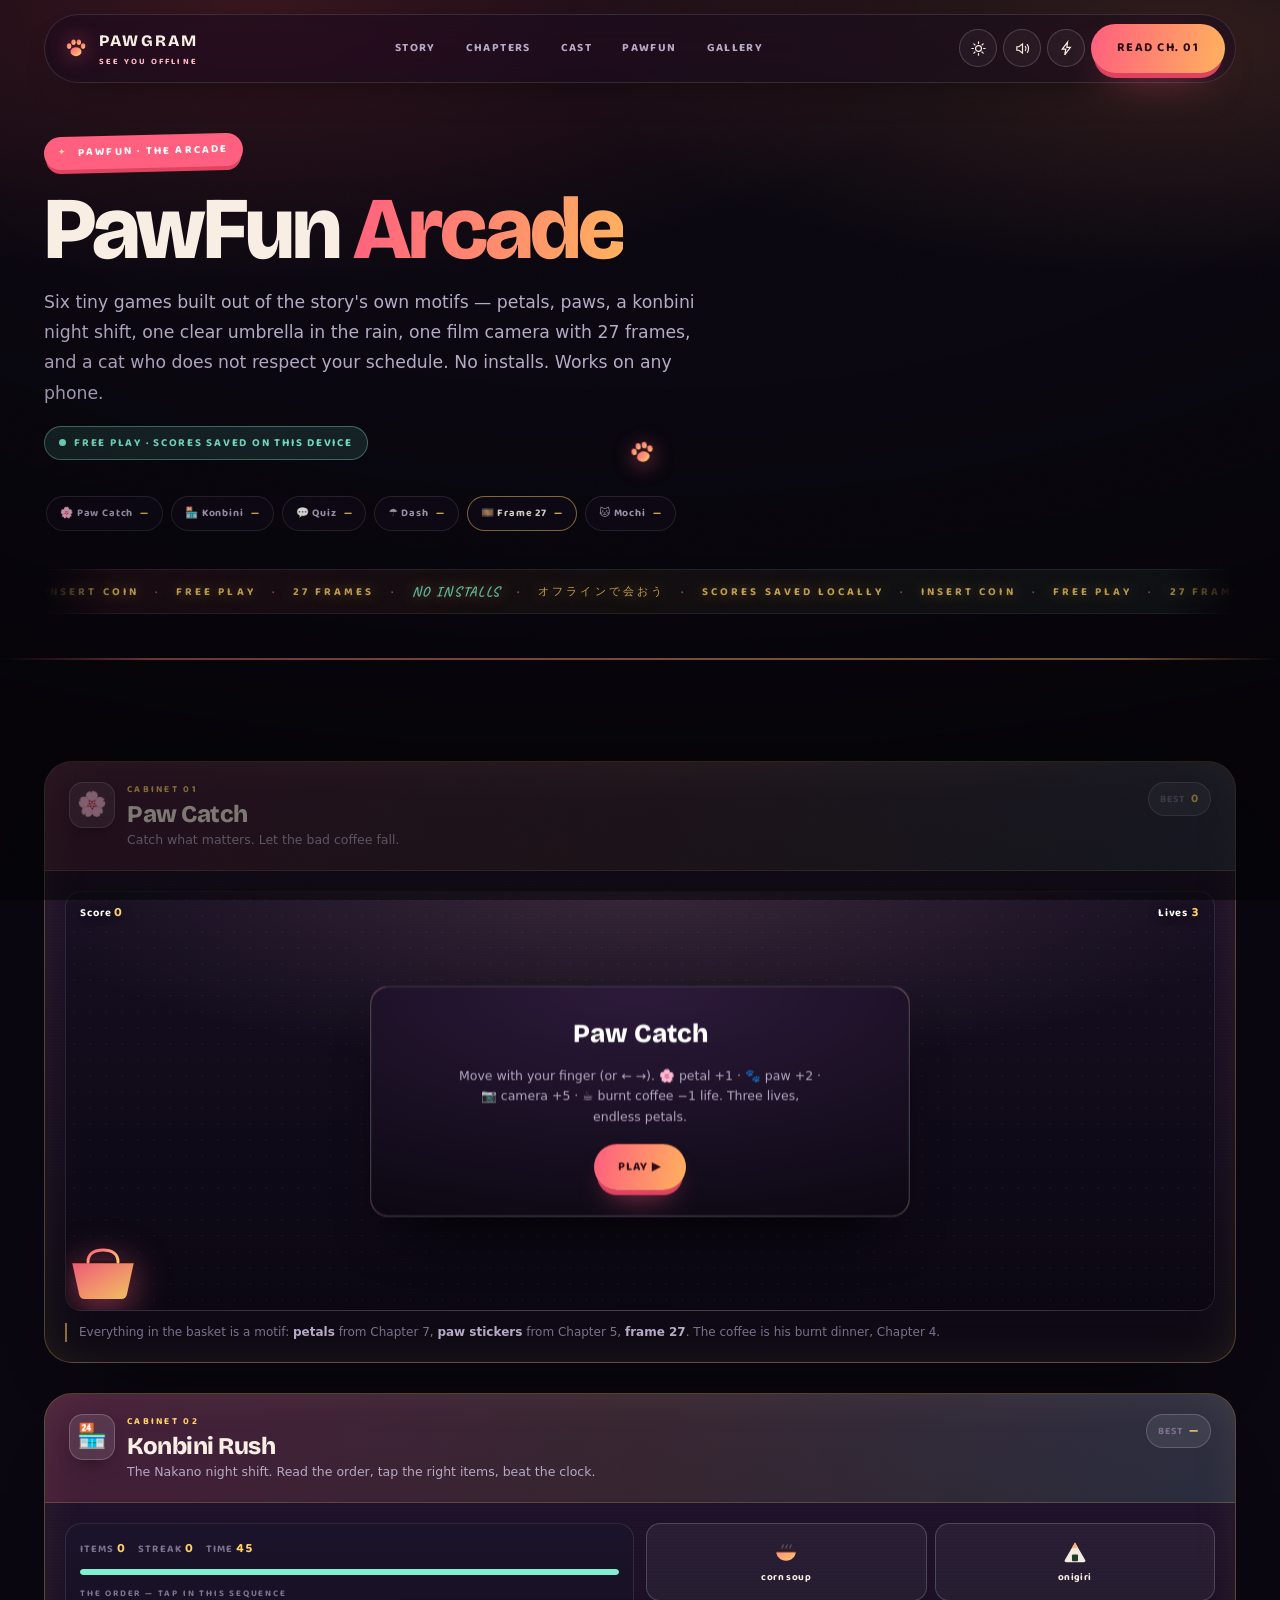
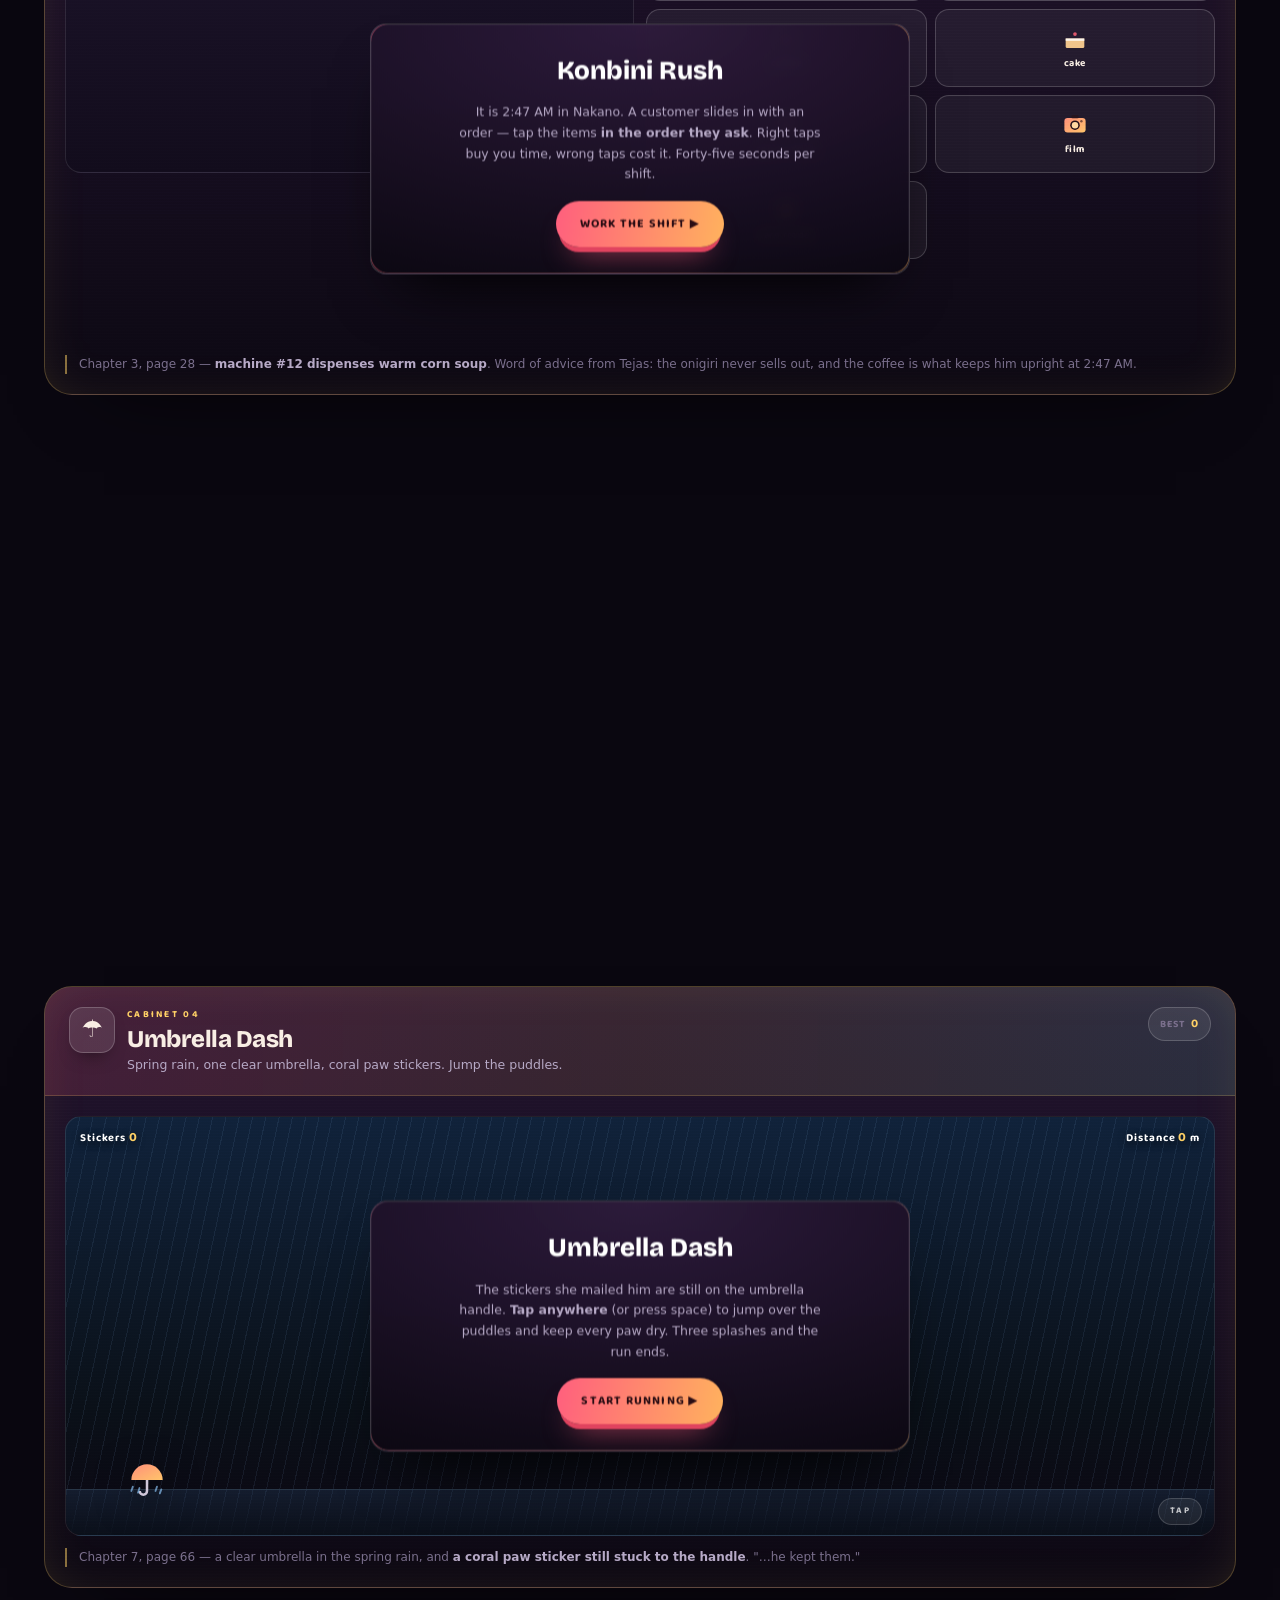
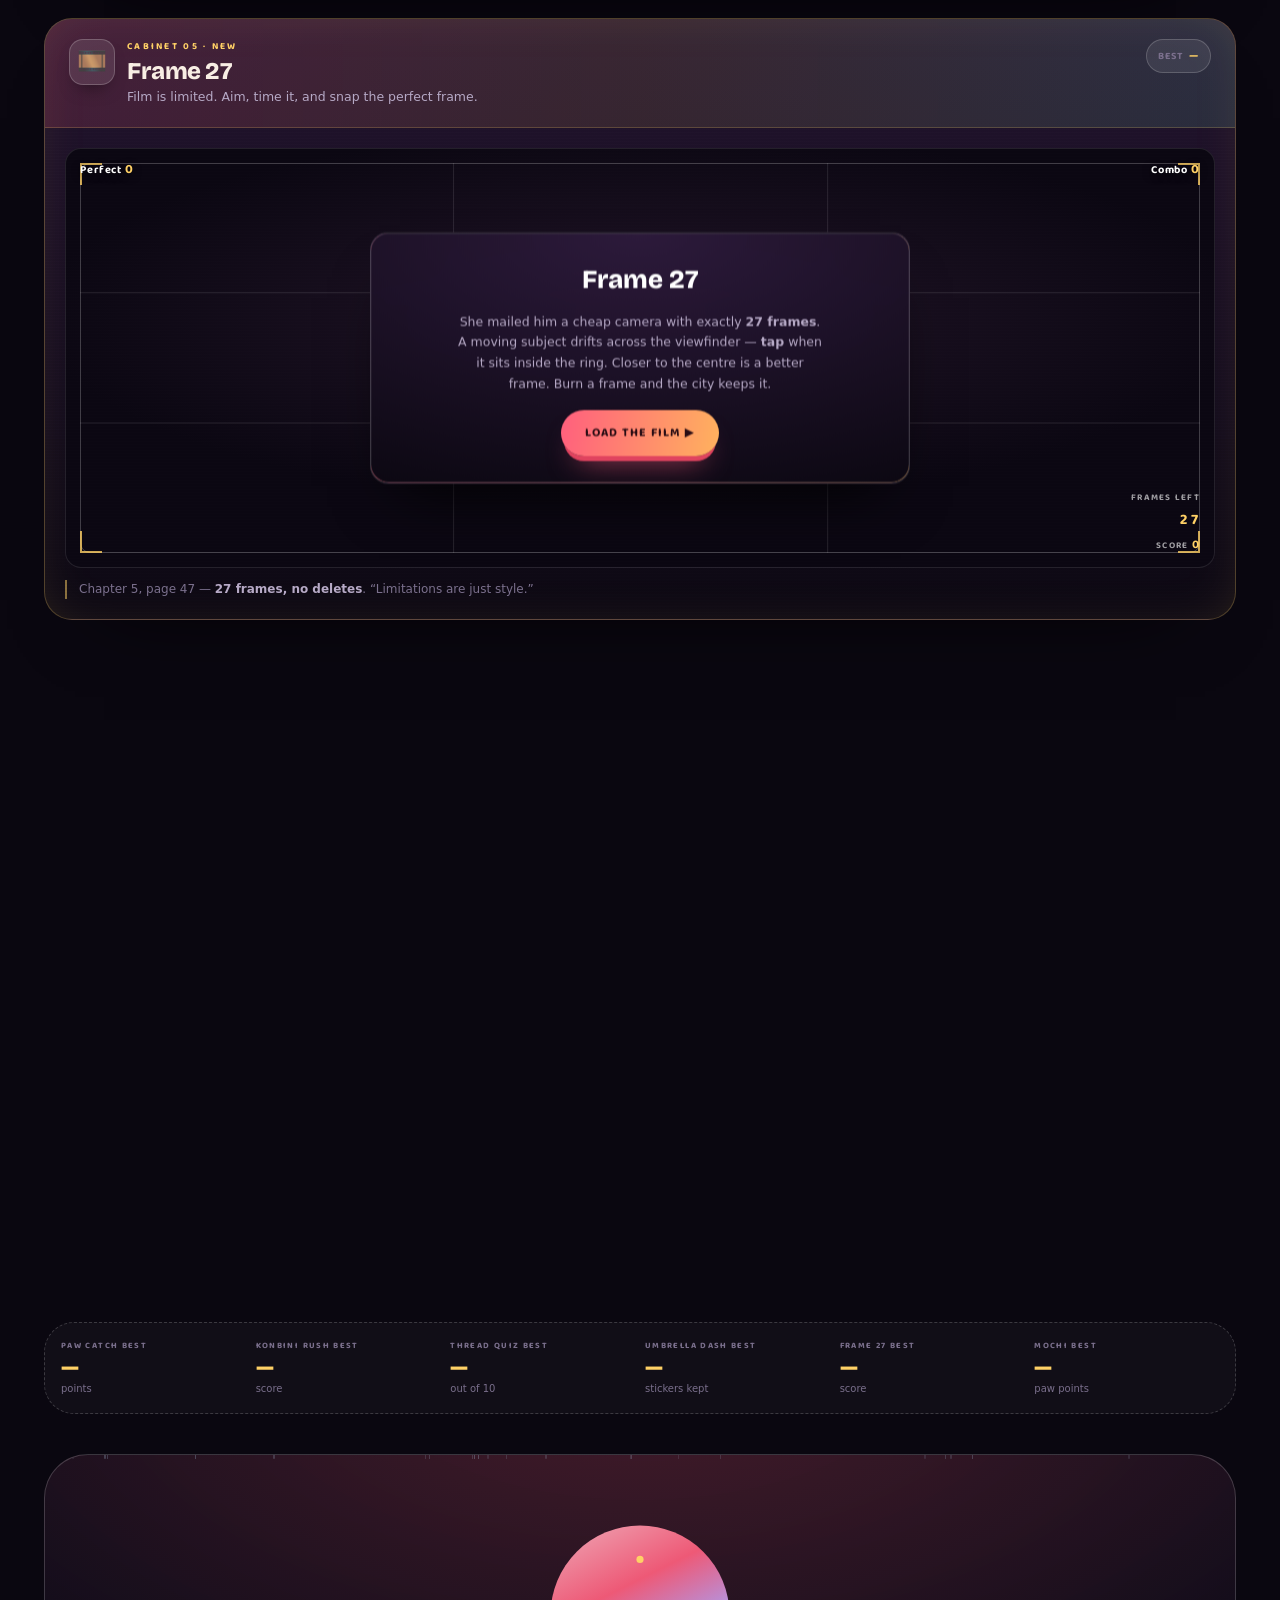
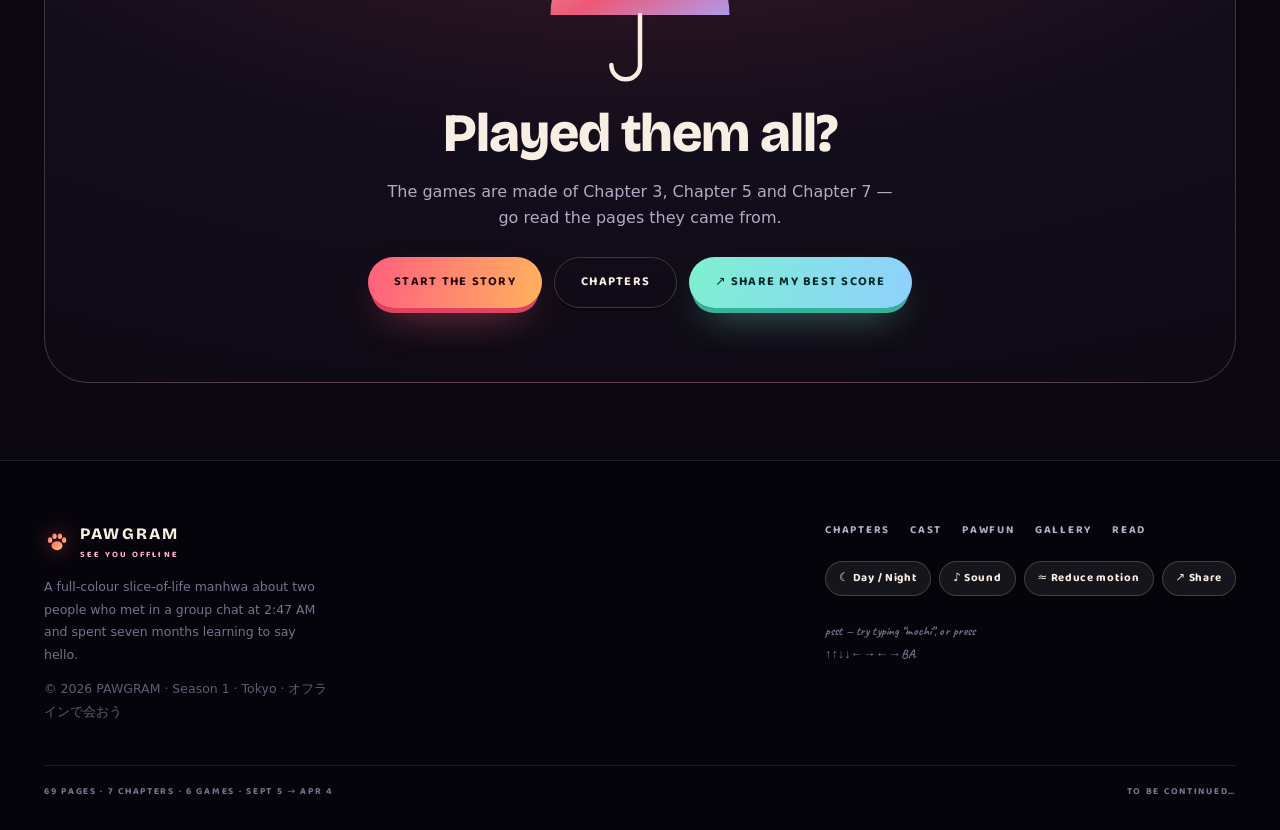
<file: pawfun.html>
<!DOCTYPE html>
<html lang="en">
<head>
<meta charset="utf-8">
<meta name="viewport" content="width=device-width,initial-scale=1,viewport-fit=cover">
<title>PawFun Arcade — PAWGRAM · See You Offline</title>
<meta name="description" content="Six tiny games built from the story: Paw Catch, Konbini Rush, the Thread Quiz, Umbrella Dash, Frame 27 and Mochi Clicker.">
<meta name="theme-color" content="#0a0710">
<meta name="color-scheme" content="dark light">
<meta name="mobile-web-app-capable" content="yes">
<meta name="apple-mobile-web-app-capable" content="yes">
<meta name="apple-mobile-web-app-status-bar-style" content="black-translucent">
<meta name="apple-mobile-web-app-title" content="PAWGRAM">

<!-- Open Graph / Twitter -->
<meta property="og:type" content="website">
<meta property="og:site_name" content="PAWGRAM — See You Offline">
<meta property="og:title" content="PawFun Arcade — PAWGRAM · See You Offline">
<meta property="og:description" content="Six tiny games built from the story: Paw Catch, Konbini Rush, the Thread Quiz, Umbrella Dash, Frame 27 and Mochi Clicker.">
<meta property="og:image" content="https://pawgram.vercel.app/art/og-cover.jpg">
<meta property="og:url" content="https://pawgram.vercel.app/">
<!-- relative art paths are rewritten to absolute by tools/build_pages.py (social crawlers need absolute URLs) -->
<meta property="og:image:width" content="1200">
<meta property="og:image:height" content="630">
<meta name="twitter:card" content="summary_large_image">
<meta name="twitter:title" content="PawFun Arcade — PAWGRAM · See You Offline">
<meta name="twitter:description" content="Six tiny games built from the story: Paw Catch, Konbini Rush, the Thread Quiz, Umbrella Dash, Frame 27 and Mochi Clicker.">
<meta name="twitter:image" content="https://pawgram.vercel.app/art/og-cover.jpg">

<link rel="manifest" href="manifest.webmanifest">
<link rel="icon" href="art/favicon-32.png" sizes="32x32">
<link rel="apple-touch-icon" href="art/apple-touch-icon.png">
<link rel="preload" href="assets/fonts/bricolage-latin-var.woff2" as="font" type="font/woff2" crossorigin>

<style>
@font-face{
font-family:"Bricolage";
src:url("assets/fonts/bricolage-latin-var.woff2") format("woff2");
font-weight:200 800;
font-style:normal;
font-display:swap;
unicode-range:U+0000-00FF,U+0131,U+0152-0153,U+02BB-02BC,U+02C6,U+02DA,U+02DC,U+0304,U+0308,U+0329,U+2000-206F,U+20AC,U+2122,U+2191,U+2193,U+2212,U+2215,U+FEFF,U+FFFD;
}
@font-face{
font-family:"Baloo";
src:url("assets/fonts/baloo-latin-700.woff2") format("woff2");
font-weight:700;font-style:normal;font-display:swap;
unicode-range:U+0000-00FF,U+0131,U+0152-0153,U+02BB-02BC,U+02C6,U+02DA,U+02DC,U+0304,U+0308,U+0329,U+2000-206F,U+20AC,U+2122,U+2191,U+2193,U+2212,U+2215,U+FEFF,U+FFFD;
}
@font-face{
font-family:"Baloo";
src:url("assets/fonts/baloo-devanagari-700.woff2") format("woff2");
font-weight:700;font-style:normal;font-display:swap;
unicode-range:U+0900-097F,U+1CD0-1CF4,U+1CF7-1CF9,U+200C-200D,U+20A8,U+20B9,U+20F0,U+25CC,U+A830-A839,U+A8E0-A8FF;
}
@font-face{
font-family:"Caveat";
src:url("assets/fonts/caveat-latin-700.woff2") format("woff2");
font-weight:700;font-style:normal;font-display:swap;
}
:root{
--c-coral:#ff5f7e;
--c-coral-deep:#e0435f;
--c-sakura:#ffb7c5;
--c-lav:#b9a7ff;
--c-mint:#7ef0d0;
--c-vending:#ffd166;
--c-amber:#ffb25e;
--c-plum:#8c2f39;
--c-sky:#8fd0ff;
--coral:var(--c-coral);
--amber:var(--c-amber);
--sakura:var(--c-sakura);
--cream:#f8eee4;
--mute:#a89bb8;
--mute2:#7a6f8c;
--ink:#0a0710;
--ink2:#120d1a;
--card:#171120;
--card2:#1f1730;
--bg:var(--ink);
--bg-deep:#06040b;
--surface:rgba(23,17,32,.74);
--surface-2:rgba(31,23,48,.8);
--glass:rgba(20,14,30,.55);
--glass-brd:rgba(255,255,255,.12);
--line:rgba(255,255,255,.10);
--line2:rgba(255,255,255,.18);
--text:#f8eee4;
--text-dim:#b6a9c6;
--text-faint:#7a6f8c;
--shadow:0 24px 60px -28px rgba(0,0,0,.95);
--halftone:rgba(255,255,255,.055);
--glow-coral:0 0 40px -6px rgba(255,95,126,.55);
--glow-mint:0 0 34px -6px rgba(126,240,208,.5);
--font-display:"Bricolage",Georgia,"Times New Roman",serif;
--font-sticker:"Baloo","Bricolage",system-ui,sans-serif;
--font-hand:"Caveat",Georgia,cursive;
--font-body:ui-sans-serif,system-ui,-apple-system,"Segoe UI",Roboto,"Helvetica Neue",Arial,sans-serif;
--display:var(--font-display);
--sans:var(--font-body);
--t-mega:clamp(44px,11vw,140px);
--t-h1:clamp(34px,6.4vw,78px);
--t-h2:clamp(28px,4.8vw,58px);
--t-h3:clamp(21px,2.6vw,32px);
--t-body:clamp(15px,1.15vw,17px);
--t-small:13px;
--t-micro:10.5px;
--pad:clamp(16px,4vw,44px);
--wrap:min(1200px,100% - clamp(28px,7vw,88px));
--r-s:12px; --r-m:20px; --r-l:30px; --r-xl:44px; --r-pill:999px;
--grad:linear-gradient(100deg,var(--c-coral),var(--c-amber));
--grad-cool:linear-gradient(120deg,var(--c-lav),var(--c-sky) 60%,var(--c-mint));
--grad-sakura:linear-gradient(120deg,var(--c-sakura),var(--c-lav));
--grad-thread:linear-gradient(90deg,#ff5f7e,#ffb25e,#ffd166,#7ef0d0,#b9a7ff);
--grad-soft:linear-gradient(135deg,rgba(255,95,126,.18),rgba(255,178,94,.06));
--ease:cubic-bezier(.19,1,.22,1);
--ease-back:cubic-bezier(.34,1.56,.64,1);
--ease-soft:cubic-bezier(.4,0,.2,1);
--z-grain:60; --z-cursor:95; --z-toast:96; --z-nav:70; --z-loader:98; --z-modal:92;
color-scheme:dark;
}
html[data-theme="day"]{
--ink:#fdf4ec; --ink2:#fbeade; --card:#fffaf5; --card2:#fff3e9;
--bg:#fdf4ec; --bg-deep:#f6e6d8;
--surface:rgba(255,250,245,.82); --surface-2:rgba(255,243,233,.9);
--glass:rgba(255,248,242,.72);
--glass-brd:rgba(140,47,57,.16);
--line:rgba(90,40,60,.14); --line2:rgba(90,40,60,.24);
--text:#2c1626; --text-dim:#6b4a5c; --text-faint:#9c7f8e;
--cream:#2c1626; --mute:#6b4a5c; --mute2:#9c7f8e;
--halftone:rgba(140,47,57,.10);
--shadow:0 24px 60px -30px rgba(120,60,80,.35);
--glow-coral:0 0 30px -8px rgba(255,95,126,.55);
color-scheme:light;
}
*,*::before,*::after{margin:0;padding:0;box-sizing:border-box}
html{-webkit-text-size-adjust:100%;scroll-behavior:smooth}
html.pg-lock{overflow:hidden}
body{
background:var(--bg);color:var(--text);font-family:var(--font-body);
font-size:var(--t-body);line-height:1.65;-webkit-font-smoothing:antialiased;
overflow-x:hidden;overscroll-behavior-y:contain;
-webkit-tap-highlight-color:transparent;
transition:background .6s var(--ease),color .6s var(--ease);
}
img,svg,canvas{display:block;max-width:100%}
a{color:inherit;text-decoration:none}
button,input,textarea,select{font:inherit;color:inherit;background:none;border:0}
button{cursor:pointer}
::selection{background:rgba(255,95,126,.32);color:#fff}
:focus-visible{outline:2px solid var(--c-mint);outline-offset:3px;border-radius:6px}
.skip{position:fixed;left:12px;top:-80px;z-index:999;background:var(--c-coral);color:#1a0d10;
padding:12px 18px;border-radius:var(--r-pill);font-size:12px;font-weight:700;transition:top .3s}
.skip:focus{top:12px}
body::before{
content:"";position:fixed;inset:0;z-index:var(--z-grain);pointer-events:none;opacity:.05;
background-image:url("data:image/svg+xml,%3Csvg xmlns='http://www.w3.org/2000/svg' width='180' height='180'%3E%3Cfilter id='n'%3E%3CfeTurbulence type='fractalNoise' baseFrequency='.85' numOctaves='3'/%3E%3C/filter%3E%3Crect width='180' height='180' filter='url(%23n)' opacity='.6'/%3E%3C/svg%3E");
mix-blend-mode:overlay;
}
body::after{
content:"";position:fixed;inset:0;z-index:59;pointer-events:none;
background:radial-gradient(125% 90% at 50% 0%,transparent 48%,rgba(0,0,0,.5) 100%);
}
html[data-theme="day"] body::after{
background:radial-gradient(125% 95% at 50% 0%,transparent 60%,rgba(180,120,130,.18) 100%);
}
.wrap{width:var(--wrap);margin-inline:auto;position:relative;z-index:1}
.sec{position:relative;padding:clamp(64px,9vw,130px) 0}
.sec--tight{padding:clamp(40px,6vw,80px) 0}
h1,h2,h3,h4{font-family:var(--font-display);font-weight:700;line-height:1.02;letter-spacing:-.02em;color:var(--text)}
h2.big{font-size:var(--t-h2);font-weight:700;margin-top:14px}
h2.big em,.em{font-style:normal;background:var(--grad);-webkit-background-clip:text;background-clip:text;
-webkit-text-fill-color:transparent;color:transparent}
.lede{color:var(--text-dim);font-size:clamp(15px,1.35vw,17.5px);max-width:62ch;margin-top:16px;line-height:1.75}
.kicker{
display:inline-flex;align-items:center;gap:10px;font-family:var(--font-sticker);font-size:11px;
letter-spacing:.2em;text-transform:uppercase;color:#fff;background:var(--c-coral);
padding:7px 14px 8px;border-radius:var(--r-pill);box-shadow:0 6px 0 -2px var(--c-coral-deep);
transform:rotate(-1.4deg);
}
.kicker::before{content:"✦";font-size:9px;color:#ffe1a8}
.kicker.alt{background:var(--c-lav);box-shadow:0 6px 0 -2px #7d6bd0;color:#1d1330}
.kicker.alt::before{color:#3b2a63}
.glass{
background:var(--glass);border:1px solid var(--glass-brd);
-webkit-backdrop-filter:blur(16px) saturate(1.3);backdrop-filter:blur(16px) saturate(1.3);
border-radius:var(--r-l);
}
.screentone{position:relative;isolation:isolate}
.screentone::after{
content:"";position:absolute;inset:0;z-index:-1;pointer-events:none;border-radius:inherit;
background-image:radial-gradient(var(--halftone) 1px,transparent 1.2px);
background-size:7px 7px;opacity:.9;
}
.tape{
position:absolute;width:96px;height:28px;background:rgba(255,209,102,.72);
border-left:1px dashed rgba(0,0,0,.12);border-right:1px dashed rgba(0,0,0,.12);
transform:rotate(-6deg);box-shadow:0 3px 10px rgba(0,0,0,.25);
mix-blend-mode:screen;pointer-events:none;
}
html[data-theme="day"] .tape{mix-blend-mode:multiply;background:rgba(255,214,140,.85)}
.tape.l{left:-26px;top:14px}
.tape.r{right:-26px;top:14px;transform:rotate(5deg)}
.torn{--torn-c:var(--card);
-webkit-mask-image:radial-gradient(14px at 50% 0,transparent 96%,#000 100%);
mask-image:url("data:image/svg+xml,%3Csvg xmlns='http://www.w3.org/2000/svg' width='60' height='14'%3E%3Cpath d='M0 14 L0 6 Q7 0 15 5 T30 4 T45 6 T60 3 L60 14Z' fill='%23000'/%3E%3C/svg%3E");
-webkit-mask-size:60px 14px;mask-size:60px 14px;
-webkit-mask-repeat:repeat-x;mask-repeat:repeat-x;-webkit-mask-position:bottom;mask-position:bottom;
}
.polaroid{
background:#fdfaf5;padding:12px 12px 40px;border-radius:4px;color:#2b1b26;
box-shadow:0 18px 40px -18px rgba(0,0,0,.75),0 0 0 1px rgba(0,0,0,.06);
transform:rotate(var(--rot,-3deg));transition:transform .5s var(--ease-back),box-shadow .5s;
}
.polaroid:hover{transform:rotate(0deg) scale(1.03);box-shadow:0 26px 60px -20px rgba(0,0,0,.8)}
.polaroid figcaption{font-family:var(--font-hand);font-size:17px;text-align:center;margin-top:10px;color:#7b2230}
.filmstrip{
position:relative;background:#0b0812;padding:16px 0;border-radius:6px;
box-shadow:inset 0 0 0 1px rgba(255,255,255,.08);
}
.filmstrip::before,.filmstrip::after{
content:"";position:absolute;left:0;right:0;height:14px;
background-image:radial-gradient(circle at 7px 7px,#0b0812 3.2px,transparent 3.4px),
linear-gradient(#efe6dc,#efe6dc);
background-size:22px 14px,100% 100%;
background-repeat:repeat-x,no-repeat;
opacity:.55;
}
.filmstrip::before{top:0;transform:scaleY(-1)}
.filmstrip::after{bottom:0}
.glowedge{position:relative;border-radius:var(--r-l);isolation:isolate}
.glowedge::before{
content:"";position:absolute;inset:-1.5px;border-radius:inherit;z-index:-1;
background:var(--grad-thread);background-size:300% 100%;
animation:hueSlide 9s linear infinite;opacity:.55;
}
.glowedge::after{content:"";position:absolute;inset:0;border-radius:inherit;z-index:-1;background:var(--card)}
.chip-st{
display:inline-flex;align-items:center;gap:7px;padding:7px 13px;border-radius:var(--r-pill);
font-family:var(--font-sticker);font-size:11.5px;letter-spacing:.06em;
background:rgba(255,255,255,.07);border:1px solid var(--line2);color:var(--text);
box-shadow:0 4px 0 -2px rgba(0,0,0,.35);
}
.chip-st.coral{background:var(--c-coral);color:#2a0d14;border-color:transparent;box-shadow:0 4px 0 -2px var(--c-coral-deep)}
.chip-st.mint{background:var(--c-mint);color:#0b2a24;border-color:transparent;box-shadow:0 4px 0 -2px #3fbfa0}
.chip-st.lav{background:var(--c-lav);color:#1b1330;border-color:transparent;box-shadow:0 4px 0 -2px #7d6bd0}
.chip-st.vending{background:var(--c-vending);color:#2f2408;border-color:transparent;box-shadow:0 4px 0 -2px #d0a63d}
.hand{font-family:var(--font-hand);font-size:clamp(18px,2vw,25px);color:var(--c-sakura);
line-height:1.2;letter-spacing:.01em}
.hand .u{position:relative}
.hand .u::after{
content:"";position:absolute;left:-2%;right:-2%;bottom:-4px;height:7px;
background:url("data:image/svg+xml,%3Csvg xmlns='http://www.w3.org/2000/svg' viewBox='0 0 120 8' preserveAspectRatio='none'%3E%3Cpath d='M2 6C22 2 44 7 62 4s34-2 56 1' stroke='%23ff5f7e' stroke-width='2.4' fill='none' stroke-linecap='round'/%3E%3C/svg%3E") no-repeat center/100% 100%;
animation:drawline 1.4s var(--ease) both;
}
.av{width:34px;height:34px;border-radius:50%;flex:none;display:grid;place-items:center;
font-family:var(--font-sticker);font-size:13px;color:#2a0d14;background:var(--grad);
box-shadow:0 0 0 2px rgba(255,183,197,.4)}
.tilt{transition:transform .45s var(--ease);transform-style:preserve-3d;will-change:transform}
.ul-rich{position:relative;display:inline-block}
.ul-rich::after{
content:"";position:absolute;left:0;right:0;bottom:-3px;height:2px;border-radius:2px;
background:var(--grad);transform:scaleX(0);transform-origin:left;transition:transform .45s var(--ease);
}
.ul-rich:hover::after,.ul-rich:focus-visible::after{transform:scaleX(1)}
*{scrollbar-width:thin;scrollbar-color:rgba(255,178,94,.55) transparent}
::-webkit-scrollbar{width:10px;height:8px}
::-webkit-scrollbar-thumb{background:linear-gradient(var(--c-coral),var(--c-amber));border-radius:99px;
border:3px solid var(--bg)}
::-webkit-scrollbar-track{background:transparent}
#prog{
position:fixed;top:0;left:0;height:3px;width:0;z-index:75;border-radius:0 3px 3px 0;
background:var(--grad-thread);box-shadow:0 0 18px rgba(255,120,140,.85);
}
#cursor,#cursor-trail{position:fixed;left:0;top:0;z-index:var(--z-cursor);pointer-events:none;
will-change:transform;display:none}
html.has-cursor #cursor,html.has-cursor #cursor-trail{display:block}
html.has-cursor,html.has-cursor *{cursor:none !important}
#cursor svg{width:30px;height:30px;transform:translate(-42%,-42%) rotate(-12deg);
filter:drop-shadow(0 4px 10px rgba(255,95,126,.65));transition:transform .28s var(--ease-back)}
#cursor[data-mode="read"] svg{transform:translate(-50%,-50%) rotate(-8deg) scale(1.55)}
#cursor[data-mode="play"] svg{transform:translate(-50%,-50%) rotate(8deg) scale(1.7)}
#cursor[data-mode="drag"] svg{transform:translate(-50%,-50%) rotate(-90deg) scale(1.5)}
#cursor[data-mode="heart"] svg{transform:translate(-50%,-50%) scale(1.5) rotate(0)}
#cursor .lbl{
position:absolute;left:20px;top:16px;font-family:var(--font-sticker);font-size:10px;
letter-spacing:.14em;text-transform:uppercase;white-space:nowrap;color:#2a0d14;
background:var(--c-mint);padding:3px 8px;border-radius:99px;opacity:0;transform:scale(.6);
transition:opacity .22s,transform .28s var(--ease-back);
}
#cursor.show-lbl .lbl{opacity:1;transform:scale(1)}
#cursor-trail{width:100%;height:100%;z-index:calc(var(--z-cursor) - 1)}
#cursor-trail i{position:absolute;width:9px;height:9px;border-radius:50% 0 50% 50%;
background:var(--c-sakura);opacity:.7;will-change:transform,opacity}
.ripple{position:fixed;width:12px;height:12px;border-radius:50%;pointer-events:none;z-index:94;
border:2px solid var(--c-sakura);animation:rippleOut .62s var(--ease) forwards}
@keyframes rippleOut{to{transform:scale(9);opacity:0}}
#loader{
position:fixed;inset:0;z-index:var(--z-loader);display:grid;place-items:center;overflow:hidden;
background:radial-gradient(120% 90% at 50% 40%,#241428 0%,#130c1c 48%,#06040b 100%);
transition:opacity .7s var(--ease),visibility .7s;
}
html[data-theme="day"] #loader{
background:radial-gradient(120% 90% at 50% 40%,#fff2ea 0%,#ffe3e6 50%,#ffd9e2 100%);
}
#loader.done{opacity:0;visibility:hidden}
#loader .lwrap{position:relative;z-index:2;display:grid;justify-items:center;gap:18px;text-align:center;
padding:0 20px}
#loader .lbatt{
position:relative;width:150px;height:70px;border:4px solid rgba(255,255,255,.8);border-radius:16px;
padding:7px;display:flex;align-items:center;gap:4px;transform:rotate(-3deg);
}
html[data-theme="day"] #loader .lbatt{border-color:#5a2536}
#loader .lbatt::after{
content:"";position:absolute;right:-14px;top:50%;transform:translateY(-50%);
width:9px;height:26px;border-radius:0 5px 5px 0;background:rgba(255,255,255,.8);
}
html[data-theme="day"] #loader .lbatt::after{background:#5a2536}
#loader .lcell{flex:1;height:100%;border-radius:8px;background:rgba(255,255,255,.09)}
#loader .lcell.on{background:var(--grad);box-shadow:0 0 18px -4px rgba(255,140,110,.9)}
#loader .lcell.low.on{background:linear-gradient(#ff4d6a,#ff8f5e)}
#loader .lpct{font-family:var(--font-sticker);font-size:34px;color:#fff;line-height:1;
letter-spacing:.02em;font-variant-numeric:tabular-nums}
html[data-theme="day"] #loader .lpct{color:#4a1e2c}
#loader .lname{font-family:var(--font-display);font-weight:800;font-size:clamp(22px,5vw,30px);
letter-spacing:.3em;text-transform:uppercase;color:#fff;padding-left:.3em}
html[data-theme="day"] #loader .lname{color:#4a1e2c}
#loader .lmsg{font-family:var(--font-hand);font-size:clamp(17px,3.6vw,22px);color:var(--c-sakura);
min-height:1.4em}
#loader .lpawwalk{position:absolute;bottom:14%;left:0;width:100%;height:40px;overflow:hidden}
#loader .lpawwalk i{
position:absolute;bottom:0;width:16px;height:16px;opacity:0;
background:var(--c-sakura);border-radius:50% 50% 50% 4px;
animation:pawWalk 3.4s linear infinite;
}
@keyframes pawWalk{
0%{opacity:0;transform:translateX(-6vw) rotate(0)}
8%{opacity:.85}
86%{opacity:.5}
100%{opacity:0;transform:translateX(106vw) rotate(0)}
}
#loader .lskip{
position:absolute;bottom:max(18px,env(safe-area-inset-bottom));right:20px;z-index:3;
font-family:var(--font-sticker);font-size:10.5px;letter-spacing:.16em;text-transform:uppercase;
color:rgba(255,255,255,.55);border:1px solid rgba(255,255,255,.22);padding:8px 14px;border-radius:99px;
}
html[data-theme="day"] #loader .lskip{color:#7b4a5c;border-color:rgba(120,60,80,.3)}
header.nav{position:fixed;top:0;left:0;right:0;z-index:var(--z-nav);padding:14px 0;
transition:transform .5s var(--ease),padding .4s var(--ease);pointer-events:none}
header.nav.hide{transform:translateY(-130%)}
.navin{
pointer-events:auto;display:flex;align-items:center;justify-content:space-between;gap:16px;
padding:9px 10px 9px 18px;border-radius:var(--r-pill);
background:var(--glass);border:1px solid var(--glass-brd);
-webkit-backdrop-filter:blur(18px) saturate(1.6);backdrop-filter:blur(18px) saturate(1.6);
box-shadow:0 18px 40px -26px rgba(0,0,0,.9);
transition:box-shadow .4s,border-color .4s,background .4s;
}
header.nav.solid .navin{box-shadow:0 22px 50px -24px rgba(0,0,0,.95),0 0 0 1px rgba(255,255,255,.04);
border-color:var(--line2)}
.logo{display:flex;align-items:center;gap:10px;font-family:var(--font-display);font-weight:800;
font-size:16px;letter-spacing:.14em;text-transform:uppercase;flex:none}
.logo svg{filter:drop-shadow(0 0 10px rgba(255,95,126,.6));transition:transform .5s var(--ease-back)}
.logo:hover svg{transform:rotate(-14deg) scale(1.12)}
.logo b{display:block;font-family:var(--font-sticker);font-size:8.5px;letter-spacing:.24em;
color:var(--c-sakura);font-weight:700;margin-top:1px}
.navlinks{display:flex;gap:4px;align-items:center}
.navlinks a{
position:relative;font-family:var(--font-sticker);font-size:11.5px;letter-spacing:.12em;
text-transform:uppercase;color:var(--text-dim);padding:8px 13px;border-radius:99px;
transition:color .3s,background .3s,transform .3s var(--ease-back);
}
.navlinks a:hover,.navlinks a:focus-visible{color:var(--text);background:rgba(255,255,255,.08);
transform:translateY(-1px) rotate(-1deg)}
.navlinks a[aria-current="page"]{color:#2a0d14;background:var(--c-sakura)}
.navtools{display:flex;align-items:center;gap:6px;flex:none}
.iconbtn{
width:38px;height:38px;border-radius:50%;display:grid;place-items:center;flex:none;
border:1px solid var(--line2);color:var(--text);background:rgba(255,255,255,.04);
transition:transform .35s var(--ease-back),background .3s,border-color .3s;
}
.iconbtn:hover{transform:translateY(-2px) scale(1.06);background:rgba(255,255,255,.1)}
.iconbtn svg{width:17px;height:17px}
.iconbtn[aria-pressed="true"]{background:var(--c-mint);color:#0b2a24;border-color:transparent}
.burger{display:none;width:40px;height:40px;border-radius:14px;border:1px solid var(--line2);
place-items:center;gap:4px;flex:none;background:rgba(255,255,255,.04)}
.burger i{display:block;width:16px;height:2px;border-radius:2px;background:var(--text);
transition:transform .4s var(--ease-back),opacity .25s,width .3s}
.burger.open i:nth-child(1){transform:translateY(6px) rotate(45deg)}
.burger.open i:nth-child(2){opacity:0;width:4px}
.burger.open i:nth-child(3){transform:translateY(-6px) rotate(-45deg)}
#drawer{
position:fixed;inset:0;z-index:calc(var(--z-nav) - 4);display:grid;align-content:center;
justify-items:center;gap:2px;text-align:center;padding:80px 20px 120px;
background:radial-gradient(120% 90% at 50% 0%,rgba(38,20,46,.97),rgba(8,5,13,.985));
-webkit-backdrop-filter:blur(22px);backdrop-filter:blur(22px);
opacity:0;visibility:hidden;transition:opacity .45s var(--ease),visibility .45s;overflow:hidden;
}
html[data-theme="day"] #drawer{background:radial-gradient(120% 90% at 50% 0%,rgba(255,239,232,.98),rgba(255,224,232,.99))}
#drawer.open{opacity:1;visibility:visible}
#drawer a.dlink{
font-family:var(--font-display);font-weight:800;font-size:clamp(30px,9vw,56px);line-height:1.06;
letter-spacing:-.02em;padding:6px 24px;color:var(--text);opacity:0;transform:translateY(26px) rotate(2deg);
transition:opacity .5s var(--ease),transform .6s var(--ease-back),color .3s;
display:inline-flex;align-items:center;gap:12px;
}
#drawer.open a.dlink{opacity:1;transform:none}
#drawer a.dlink span.n{font-family:var(--font-sticker);font-size:12px;color:var(--c-sakura);
letter-spacing:.1em;transform:translateY(-8px)}
#drawer a.dlink:hover{color:var(--c-coral);transform:scale(1.04) rotate(-1.2deg)}
#drawer.open a.dlink:nth-child(1){transition-delay:.06s}
#drawer.open a.dlink:nth-child(2){transition-delay:.12s}
#drawer.open a.dlink:nth-child(3){transition-delay:.18s}
#drawer.open a.dlink:nth-child(4){transition-delay:.24s}
#drawer.open a.dlink:nth-child(5){transition-delay:.30s}
#drawer.open a.dlink:nth-child(6){transition-delay:.36s}
#drawer .dclose{position:absolute;top:18px;right:18px;width:44px;height:44px;border-radius:50%;
border:1px solid var(--line2);font-size:18px;display:grid;place-items:center}
#drawer .dfoot{position:absolute;bottom:max(20px,env(safe-area-inset-bottom));left:0;right:0;
display:flex;justify-content:center;gap:14px;flex-wrap:wrap;font-family:var(--font-hand);
font-size:19px;color:var(--text-dim)}
#drawer .dstk{position:absolute;font-size:34px;opacity:.16;animation:floaty 7s ease-in-out infinite}
.btn{
--btn-bg:var(--grad);position:relative;display:inline-flex;align-items:center;justify-content:center;
gap:9px;padding:14px 26px;min-height:48px;border-radius:var(--r-pill);
font-family:var(--font-sticker);font-size:12.5px;letter-spacing:.1em;text-transform:uppercase;
background:var(--btn-bg);color:#2a0d14;overflow:hidden;isolation:isolate;
box-shadow:0 8px 0 -3px var(--c-coral-deep),0 18px 40px -18px rgba(255,95,126,.9);
transition:transform .28s var(--ease-back),box-shadow .28s,filter .3s;
will-change:transform;
}
.btn:hover{transform:translateY(-3px) scale(1.02);box-shadow:0 12px 0 -3px var(--c-coral-deep),0 24px 46px -16px rgba(255,95,126,1)}
.btn:active{transform:translateY(2px) scale(.985);box-shadow:0 3px 0 -2px var(--c-coral-deep)}
.btn::after{
content:"";position:absolute;inset:0;z-index:-1;background:linear-gradient(100deg,transparent 28%,rgba(255,255,255,.6),transparent 72%);
transform:translateX(-140%);transition:transform .75s var(--ease);
}
.btn:hover::after{transform:translateX(140%)}
.btn.ghost{background:transparent;color:var(--text);border:1.5px solid var(--line2);
box-shadow:0 6px 0 -3px rgba(0,0,0,.35)}
.btn.ghost:hover{border-color:var(--c-sakura);color:var(--text);
box-shadow:0 10px 0 -3px rgba(0,0,0,.35),0 0 30px -8px rgba(255,183,197,.7)}
.btn.mint{--btn-bg:linear-gradient(100deg,var(--c-mint),var(--c-sky));color:#082b26;
box-shadow:0 8px 0 -3px #35b39a,0 18px 40px -18px rgba(126,240,208,.8)}
.btn.lav{--btn-bg:linear-gradient(100deg,var(--c-lav),var(--c-sakura));color:#20132f;
box-shadow:0 8px 0 -3px #7d6bd0,0 18px 40px -18px rgba(185,167,255,.8)}
.btn.sm{padding:10px 18px;min-height:40px;font-size:11px}
.btn.wide{width:100%}
.marquee{
position:relative;z-index:2;overflow:hidden;padding:14px 0;
border-block:1px solid var(--line);
background:linear-gradient(90deg,rgba(255,95,126,.10),rgba(255,209,102,.06),rgba(126,240,208,.08));
-webkit-mask-image:linear-gradient(90deg,transparent,#000 6%,#000 94%,transparent);
mask-image:linear-gradient(90deg,transparent,#000 6%,#000 94%,transparent);
}
.mtrack{display:flex;width:max-content;gap:34px;animation:slide 32s linear infinite}
.mtrack.rev{animation-direction:reverse;animation-duration:40s}
.marquee:hover .mtrack{animation-play-state:paused}
.mtrack span{
display:inline-flex;align-items:center;gap:34px;white-space:nowrap;
font-family:var(--font-display);font-weight:800;font-size:clamp(13px,1.5vw,17px);
letter-spacing:.16em;text-transform:uppercase;color:var(--text-dim);
}
.mtrack span::after{content:"✺";color:var(--c-coral);font-size:12px}
@keyframes slide{to{transform:translateX(-50%)}}
#toasts{position:fixed;left:50%;bottom:max(18px,env(safe-area-inset-bottom));transform:translateX(-50%);
z-index:var(--z-toast);display:flex;flex-direction:column;gap:8px;align-items:center;
pointer-events:none;width:min(420px,calc(100% - 28px))}
.toast{
pointer-events:auto;display:flex;align-items:center;gap:11px;width:100%;
padding:11px 15px;border-radius:var(--r-pill);background:var(--surface-2);
border:1px solid var(--line2);-webkit-backdrop-filter:blur(16px);backdrop-filter:blur(16px);
box-shadow:0 20px 44px -22px rgba(0,0,0,.9);
font-family:var(--font-sticker);font-size:12.5px;color:var(--text);
transform:translateY(26px) scale(.94);opacity:0;transition:transform .5s var(--ease-back),opacity .4s;
}
.toast.in{transform:none;opacity:1}
.toast .ti{font-size:18px;line-height:1;filter:drop-shadow(0 0 8px rgba(255,183,197,.7))}
.toast small{display:block;font-family:var(--font-body);font-size:10.5px;letter-spacing:.1em;
text-transform:uppercase;color:var(--text-faint);font-weight:400}
.toast.badge{border-color:rgba(255,209,102,.55);box-shadow:0 20px 44px -22px rgba(0,0,0,.9),0 0 0 1px rgba(255,209,102,.35)}
.sr{position:absolute;width:1px;height:1px;padding:0;margin:-1px;overflow:hidden;clip:rect(0 0 0 0);
white-space:nowrap;border:0}
[hidden]{display:none !important}
@keyframes fadeUp{from{opacity:0;transform:translateY(18px)}to{opacity:1;transform:none}}
@keyframes floaty{0%,100%{transform:translateY(0) rotate(var(--r,0deg))}
50%{transform:translateY(-12px) rotate(calc(var(--r,0deg) + 4deg))}}
@keyframes hueSlide{to{background-position:300% 0}}
@keyframes drawline{from{clip-path:inset(0 100% 0 0)}to{clip-path:inset(0 0 0 0)}}
@keyframes spin{to{transform:rotate(360deg)}}
@keyframes blink{50%{opacity:.25}}
@keyframes pop{0%{transform:scale(.6);opacity:0}60%{transform:scale(1.06)}100%{transform:scale(1);opacity:1}}
@keyframes shake{0%,100%{transform:translate(0,0)}20%{transform:translate(-4px,2px)}
40%{transform:translate(4px,-2px)}60%{transform:translate(-3px,-1px)}80%{transform:translate(3px,1px)}}
@keyframes wobble{0%,100%{transform:rotate(-2deg)}50%{transform:rotate(2deg)}}
@keyframes bob{0%,100%{transform:translateY(0)}50%{transform:translateY(-6px)}}
.rv{opacity:0;transform:translateY(36px);filter:blur(5px);
transition:opacity .85s var(--ease),transform .95s var(--ease),filter .7s var(--ease)}
.rv.in{opacity:1;transform:none;filter:blur(0)}
.rv.d1{transition-delay:.06s}.rv.d2{transition-delay:.12s}.rv.d3{transition-delay:.18s}
.rv.d4{transition-delay:.24s}.rv.d5{transition-delay:.3s}.rv.d6{transition-delay:.36s}
.rv.pop{transform:scale(.92) translateY(20px)}
.rv.pop.in{transform:none}
[data-magnet]{will-change:transform}
#confetti{position:fixed;inset:0;z-index:93;pointer-events:none;display:none}
#confetti.on{display:block}
@media(prefers-reduced-motion:reduce){
*{animation-duration:.001s !important;animation-iteration-count:1 !important;
transition-duration:.001s !important;scroll-behavior:auto !important}
}
html.reduce-motion *{
animation-duration:.001s !important;animation-iteration-count:1 !important;
transition-duration:.001s !important;scroll-behavior:auto !important;
}
html.reduce-motion .rv,
html.reduce-motion .rv.in{opacity:1 !important;transform:none !important;filter:none !important}
@media(max-width:1000px){
.navlinks{display:none}
.burger{display:grid}
header.nav .btn.read{display:none}
}
@media(max-width:760px){
body::before{opacity:.035}
.navin{padding:8px 8px 8px 14px}
.logo{font-size:14px}
.logo b{font-size:7.5px}
}
@media(hover:none){
#cursor,#cursor-trail{display:none !important}
html.has-cursor,html.has-cursor *{cursor:auto !important}
}
#veil{
position:fixed;inset:0;z-index:97;pointer-events:none;display:grid;place-items:center;
background:radial-gradient(circle at 50% 60%,#ff5f7e,#c33a5c 40%,#0a0710 100%);
clip-path:circle(0% at 50% 60%);opacity:0;
transition:clip-path .5s var(--ease),opacity .3s;
}
#veil.on{clip-path:circle(150% at 50% 60%);opacity:1}
#veil .veil-paw{font-size:44px;animation:bob 1.2s ease-in-out infinite;filter:drop-shadow(0 0 20px rgba(255,255,255,.6))}
html.veil-on, html.veil-on *{cursor:wait !important}
#petals{position:fixed;inset:0;z-index:64;pointer-events:none;overflow:hidden}
.storm-petal{
position:absolute;top:-20px;border-radius:60% 0 60% 0;opacity:.9;
animation:stormFall linear forwards;will-change:transform;
}
@keyframes stormFall{
0%{transform:translate3d(0,0,0) rotate(0);opacity:0}
8%{opacity:.95}
100%{transform:translate3d(16vw,108vh,0) rotate(760deg);opacity:0}
}
.mochi-run{
position:fixed;bottom:8vh;left:-90px;z-index:96;font-size:52px;pointer-events:none;
animation:mochiRun 4.4s cubic-bezier(.4,0,.6,1) forwards;
filter:drop-shadow(0 8px 16px rgba(0,0,0,.55));
}
@keyframes mochiRun{
0%{transform:translateX(0) translateY(0) scaleX(1)}
45%{transform:translateX(58vw) translateY(-22px) scaleX(1)}
50%{transform:translateX(60vw) translateY(-26px) scaleX(1) rotate(-6deg)}
55%{transform:translateX(62vw) translateY(-18px) scaleX(1)}
100%{transform:translateX(calc(100vw + 120px)) translateY(0) scaleX(1)}
}
#rainsecret{
position:fixed;inset:0;z-index:63;pointer-events:none;opacity:0;visibility:hidden;
transition:opacity .8s var(--ease),visibility .8s;
background:linear-gradient(180deg,rgba(10,30,60,.55),rgba(6,10,24,.72));
-webkit-backdrop-filter:blur(1.5px);backdrop-filter:blur(1.5px);
}
#rainsecret.on{opacity:1;visibility:visible}
#rainsecret .drop{
position:absolute;top:-30px;width:1.5px;height:60px;border-radius:2px;
background:linear-gradient(transparent,rgba(180,220,255,.85));
animation:rainFall linear infinite;
}
@keyframes rainFall{to{transform:translateY(115vh)}}
#rainsecret .umb{
position:absolute;left:50%;bottom:12%;transform:translateX(-50%) scale(.4);font-size:90px;
opacity:0;transition:transform .9s var(--ease-back),opacity .6s;
}
#rainsecret.on .umb{transform:translateX(-50%) scale(1);opacity:1}
html.reduce-motion #cursor,html.reduce-motion #cursor-trail{display:none !important}
html.has-cursor.reduce-motion,html.has-cursor.reduce-motion *{cursor:auto !important}
.phero{position:relative;overflow:hidden;padding:clamp(110px,15vh,170px) 0 clamp(30px,5vw,60px);
isolation:isolate;
background:radial-gradient(90% 70% at 20% 0%,rgba(140,47,57,.34),transparent 62%),
radial-gradient(80% 60% at 92% 6%,rgba(255,140,90,.16),transparent 60%);}
html[data-theme="day"] .phero{
background:radial-gradient(90% 70% at 20% 0%,rgba(255,183,197,.7),transparent 62%),
radial-gradient(80% 60% at 92% 6%,rgba(255,209,102,.35),transparent 60%);}
.phero canvas{position:absolute;inset:0;width:100%;height:100%;z-index:-1;opacity:.75}
.phero .kicker{margin-bottom:14px}
.sub-h1{font-family:var(--font-display);font-weight:800;font-size:clamp(38px,7.4vw,88px);
line-height:.94;letter-spacing:-.035em;margin:6px 0 0}
.sub-h1 em{font-style:normal;background:var(--grad);-webkit-background-clip:text;background-clip:text;
-webkit-text-fill-color:transparent}
.substats{display:flex;gap:clamp(16px,3vw,34px);flex-wrap:wrap;margin-top:clamp(20px,3vw,30px);
padding-top:18px;border-top:1px dashed var(--line2)}
.substats div span{display:block;font-family:var(--font-display);font-weight:800;
font-size:clamp(22px,2.6vw,30px);line-height:1;font-variant-numeric:tabular-nums}
.substats div b{display:block;margin-top:6px;font-family:var(--font-sticker);font-size:9.5px;
letter-spacing:.18em;text-transform:uppercase;color:var(--text-faint);font-weight:700}
.threadline{
height:2px;margin-top:clamp(26px,4vw,44px);
background:var(--grad-thread);background-size:300% 100%;animation:hueSlide 8s linear infinite;
mask-image:linear-gradient(90deg,transparent,#000 12%,#000 88%,transparent);
-webkit-mask-image:linear-gradient(90deg,transparent,#000 12%,#000 88%,transparent);
opacity:.7;
}
.savestate{display:flex;align-items:center;gap:10px;flex-wrap:wrap;margin-top:18px;
font-family:var(--font-sticker);font-size:11px;letter-spacing:.08em;color:var(--text-dim)}
.savestate .sp{flex:0 0 auto;width:min(220px,50vw);height:6px;border-radius:99px;
background:rgba(255,255,255,.12);overflow:hidden}
.savestate .sp i{display:block;height:100%;border-radius:99px;background:var(--grad-thread)}
.chapfilter{display:flex;gap:8px;flex-wrap:wrap}
.chapfilter .chip-st{cursor:pointer}
.chrow{
position:relative;display:grid;grid-template-columns:112px 1fr 210px;gap:clamp(14px,3vw,28px);
align-items:center;padding:clamp(16px,2.6vw,26px);border-radius:var(--r-l);margin-bottom:12px;
border:1px solid var(--line);background:var(--card);overflow:hidden;isolation:isolate;
transition:transform .45s var(--ease-back),border-color .35s,box-shadow .45s;
}
.chrow:hover{transform:translateX(6px);border-color:rgba(255,183,197,.5);
box-shadow:0 26px 50px -34px rgba(255,95,126,.9)}
.chrow .wash{position:absolute;inset:0;z-index:-1;background:var(--wash);opacity:.2;
transition:opacity .45s,transform .8s var(--ease)}
.chrow:hover .wash{opacity:.34;transform:scale(1.05)}
.chrow .wash::after{content:"";position:absolute;inset:0;background:linear-gradient(90deg,rgba(10,7,16,.72),transparent 70%)}
.chrow .n{font-family:var(--font-display);font-weight:800;font-size:clamp(34px,4.6vw,52px);
line-height:.9;color:#fff;position:relative}
.chrow .n small{display:block;font-family:var(--font-sticker);font-size:9px;letter-spacing:.2em;
color:rgba(255,255,255,.7);margin-top:6px}
.chrow h3{font-family:var(--font-display);font-weight:800;font-size:clamp(20px,2.6vw,28px);color:#fff}
.chrow .when{font-family:var(--font-sticker);font-size:10px;letter-spacing:.18em;text-transform:uppercase;
color:var(--c-sakura);margin-top:5px}
.chrow p{font-size:13px;color:rgba(255,255,255,.8);margin-top:9px;line-height:1.6;max-width:60ch}
.chrow .end{position:relative;text-align:right;display:grid;gap:10px;justify-items:end}
.chrow .end small{font-family:var(--font-sticker);font-size:9.5px;letter-spacing:.16em;
text-transform:uppercase;color:rgba(255,255,255,.62)}
.chrow .mini{width:100%;height:5px;border-radius:99px;background:rgba(255,255,255,.2);overflow:hidden}
.chrow .mini i{display:block;height:100%;border-radius:99px;background:var(--c-mint)}
.chrow .reactbar{display:flex;gap:4px;flex-wrap:wrap;justify-content:flex-end}
.chrow .reactbar button{font-size:11px;padding:4px 8px;border-radius:99px;background:rgba(0,0,0,.28);
border:1px solid rgba(255,255,255,.24);color:#fff;transition:transform .3s var(--ease-back),background .3s}
.chrow .reactbar button:hover{transform:translateY(-2px) scale(1.1);background:rgba(255,255,255,.24)}
.chrow .reactbar button.picked{background:var(--c-sakura);color:#2a0d14}
@media(max-width:820px){
.chrow{grid-template-columns:64px 1fr;gap:14px}
.chrow .end{grid-column:1/-1;justify-items:start;text-align:left}
.chrow .reactbar{justify-content:flex-start}
.chrow .mini{max-width:220px}
}
.chcard{display:grid;grid-template-columns:.82fr 1.18fr;gap:clamp(20px,4vw,48px);align-items:center;
padding:clamp(24px,4vw,44px) 0;border-bottom:1px solid var(--line)}
.chcard:last-child{border-bottom:0}
.chcard .img{border-radius:var(--r-l);overflow:hidden;border:1px solid var(--line2);position:relative;
box-shadow:var(--shadow)}
.chcard .img .inlineart{aspect-ratio:4/5;transition:transform 1.1s var(--ease)}
.chcard:hover .img .inlineart{transform:scale(1.04)}
.chcard h3{font-family:var(--font-display);font-weight:800;font-size:clamp(30px,4.6vw,54px);
line-height:.98}
.chcard .role{font-family:var(--font-sticker);font-size:10px;letter-spacing:.24em;text-transform:uppercase;
color:var(--c-coral);margin-bottom:10px}
.chcard p{color:var(--text-dim);margin-top:14px;font-size:14px;line-height:1.8;max-width:56ch}
.dl{display:grid;grid-template-columns:1fr 1fr;gap:8px 24px;margin-top:22px;font-size:12.5px}
.dl div{display:flex;justify-content:space-between;gap:12px;border-bottom:1px dashed var(--line);
padding-bottom:7px}
.dl b{color:var(--text-faint);font-weight:400;letter-spacing:.12em;text-transform:uppercase;font-size:9.5px;
font-family:var(--font-sticker)}
.dl span{color:var(--text);text-align:right}
@media(max-width:820px){.chcard{grid-template-columns:1fr}.dl{grid-template-columns:1fr}}
.strays{display:grid;grid-template-columns:repeat(auto-fit,minmax(190px,1fr));gap:12px;margin-top:34px}
.stray{position:relative;padding:20px;border-radius:var(--r-m);border:1px solid var(--line);
background:var(--card);transition:transform .4s var(--ease-back),border-color .35s;
transform:rotate(var(--r,0deg))}
.stray:hover{transform:rotate(0) translateY(-5px);border-color:rgba(255,183,197,.5)}
.stray .h{font-family:var(--font-sticker);font-size:11.5px;color:var(--c-vending)}
.stray b{display:block;font-family:var(--font-display);font-weight:800;font-size:20px;margin:6px 0 5px}
.stray small{color:var(--text-dim);font-size:12px;line-height:1.6}
.swatches{display:flex;gap:8px;flex-wrap:wrap;margin-top:22px}
.sw{width:60px;text-align:center}
.sw i{display:block;height:42px;border-radius:10px;border:1px solid var(--line2);
box-shadow:inset 0 -8px 16px -10px rgba(0,0,0,.7)}
.sw small{font-family:var(--font-sticker);font-size:8px;letter-spacing:.1em;text-transform:uppercase;
color:var(--text-faint);margin-top:5px;display:block}
.motifgrid{display:grid;grid-template-columns:repeat(auto-fit,minmax(220px,1fr));gap:12px;margin-top:34px}
.motif{padding:22px 18px;border-radius:var(--r-m);border:1px solid var(--line);position:relative;
background:linear-gradient(180deg,rgba(255,255,255,.03),transparent);overflow:hidden;
transition:transform .4s var(--ease-back),border-color .35s}
.motif:hover{transform:translateY(-5px) rotate(-.5deg);border-color:rgba(255,183,197,.5)}
.motif .ic{font-size:22px;display:block;margin-bottom:10px}
.motif b{display:block;font-family:var(--font-display);font-size:17px;margin-bottom:6px}
.motif small{color:var(--text-dim);font-size:12.5px;line-height:1.6;display:block}
.rowarts{display:flex;gap:8px;margin-top:14px;flex-wrap:wrap}
.rowart{width:76px;aspect-ratio:3/4.2;border-radius:8px;background-size:cover;background-position:50% 12%;
border:1px solid rgba(255,255,255,.18);box-shadow:0 10px 20px -14px #000;
transform:rotate(var(--r,-2deg));transition:transform .4s var(--ease-back)}
.rowart:nth-child(even){--r:2deg}
.rowart:hover{transform:rotate(0) scale(1.08)}
.chrow .chmain{position:relative;min-width:0}
#lb{
position:fixed;inset:0;z-index:var(--z-modal);background:rgba(5,3,10,.94);
-webkit-backdrop-filter:blur(16px);backdrop-filter:blur(16px);
display:grid;grid-template-rows:auto 1fr auto;opacity:0;visibility:hidden;
transition:opacity .4s,visibility .4s;touch-action:none;
}
#lb.on{opacity:1;visibility:visible}
.lb-top{display:flex;align-items:center;justify-content:space-between;gap:12px;padding:14px 16px;
color:#fff;font-family:var(--font-sticker);font-size:11px;letter-spacing:.14em}
.lb-top .lb-tools{display:flex;gap:8px;align-items:center}
.lb-top button{width:38px;height:38px;border-radius:50%;border:1px solid rgba(255,255,255,.25);
display:grid;place-items:center;color:#fff;font-size:15px;transition:.3s}
.lb-top button:hover{background:rgba(255,255,255,.14)}
.lb-stage{position:relative;display:grid;place-items:center;padding:0 12px;overflow:hidden}
.lb-stage img{
max-height:100%;max-width:min(94vw,720px);width:auto;border-radius:12px;
box-shadow:0 40px 120px -30px #000;transform:scale(.95) rotateY(-6deg);opacity:0;
transition:transform .55s var(--ease),opacity .4s;touch-action:none;
}
#lb.on .lb-stage img{transform:none;opacity:1}
.lb-nav{position:absolute;top:50%;transform:translateY(-50%);width:46px;height:46px;border-radius:50%;
background:rgba(255,255,255,.12);border:1px solid rgba(255,255,255,.25);color:#fff;font-size:18px;
display:grid;place-items:center;transition:.3s;z-index:3}
.lb-nav:hover{background:rgba(255,255,255,.25)}
.lb-nav.prev{left:10px}.lb-nav.next{right:10px}
.lb-bot{display:flex;align-items:center;justify-content:space-between;gap:12px;padding:12px 16px 18px;
color:#fff;flex-wrap:wrap}
.lb-caption{font-family:var(--font-hand);font-size:19px;color:var(--c-sakura)}
.lb-actions{display:flex;gap:8px;flex-wrap:wrap}
.lb-actions button,.lb-actions a{
padding:9px 14px;border-radius:99px;border:1px solid rgba(255,255,255,.25);color:#fff;
font-family:var(--font-sticker);font-size:10.5px;letter-spacing:.1em;text-transform:uppercase;
display:inline-flex;align-items:center;gap:6px;transition:.3s}
.lb-actions button:hover,.lb-actions a:hover{background:rgba(255,255,255,.16)}
.quote{position:relative;text-align:center;padding:clamp(60px,9vw,120px) 0;overflow:hidden}
.quote::before{
content:"";position:absolute;left:50%;top:50%;transform:translate(-50%,-50%);
width:min(760px,110vw);aspect-ratio:1;border-radius:50%;
background:radial-gradient(circle,rgba(140,47,57,.34),transparent 66%);filter:blur(30px);
}
.quote blockquote{position:relative;font-family:var(--font-display);font-weight:700;font-style:italic;
font-size:clamp(24px,4vw,50px);line-height:1.24;max-width:22ch;margin:0 auto;color:var(--text)}
.quote blockquote em{font-style:normal;background:var(--grad);-webkit-background-clip:text;
background-clip:text;-webkit-text-fill-color:transparent}
.quote cite{display:block;margin-top:22px;font-style:normal;font-family:var(--font-sticker);
font-size:10.5px;letter-spacing:.3em;text-transform:uppercase;color:var(--text-faint)}
.cta{position:relative;padding:clamp(20px,4vw,60px) 0 clamp(50px,8vw,110px)}
.ctabox{
position:relative;overflow:hidden;border-radius:var(--r-xl);padding:clamp(30px,6vw,74px) clamp(18px,4vw,48px);
text-align:center;border:1px solid var(--line2);isolation:isolate;
background:radial-gradient(120% 140% at 50% -20%,rgba(255,95,126,.26),rgba(20,14,28,.92) 55%,#0d0913);
}
html[data-theme="day"] .ctabox{
background:radial-gradient(120% 140% at 50% -20%,rgba(255,183,197,.6),rgba(255,247,241,.96) 55%,#fff2ea);
}
.ctabox .rainlayer{position:absolute;inset:0;z-index:-1;pointer-events:none;overflow:hidden;opacity:.5}
.ctabox .rainlayer i{position:absolute;top:-40px;width:1.5px;height:44px;border-radius:2px;
background:linear-gradient(transparent,rgba(190,225,255,.7));animation:rainFall linear infinite}
.ctabox .umbrella-big{
position:relative;width:clamp(160px,26vw,230px);height:clamp(120px,20vw,170px);margin:0 auto 6px;
}
.ctabox .umbrella-big svg{width:100%;height:100%;overflow:visible}
.ctabox .umbrella-big .canopy{
transform-origin:50% 100%;transform:scaleX(.12) scaleY(.5);opacity:.5;
transition:transform 1.1s var(--ease-back),opacity .8s;
}
.ctabox.open .umbrella-big .canopy{transform:none;opacity:1}
.ctabox .umbrella-big .stick{stroke-dasharray:200;stroke-dashoffset:200;transition:stroke-dashoffset 1s .2s var(--ease)}
.ctabox.open .umbrella-big .stick{stroke-dashoffset:0}
.ctabox h2{font-family:var(--font-display);font-weight:800;font-size:clamp(26px,4.6vw,54px);
line-height:1.06;letter-spacing:-.02em}
.ctabox h2 em{font-style:normal;background:var(--grad);-webkit-background-clip:text;background-clip:text;
-webkit-text-fill-color:transparent}
.ctabox p{color:var(--text-dim);font-size:clamp(13.5px,1.4vw,16px);max-width:52ch;margin:16px auto 0}
.ctabox .row{display:flex;gap:12px;justify-content:center;flex-wrap:wrap;margin-top:26px}
.notify{
margin-top:clamp(26px,4vw,42px);padding:clamp(16px,2.6vw,24px);border-radius:var(--r-m);
border:1px dashed var(--line2);background:rgba(255,255,255,.04);max-width:520px;margin-inline:auto;
}
.notify h4{font-family:var(--font-sticker);font-size:12px;letter-spacing:.14em;text-transform:uppercase;
color:var(--c-mint)}
.notify p{font-size:12.5px;color:var(--text-faint);margin-top:6px}
.notify form{display:flex;gap:8px;margin-top:12px}
.notify input{flex:1;min-width:0;padding:12px 16px;border-radius:99px;background:rgba(255,255,255,.07);
border:1px solid var(--line2);font-size:13px;color:var(--text)}
.notify button{padding:12px 18px;border-radius:99px;background:var(--c-mint);color:#082b26;
font-family:var(--font-sticker);font-size:11px;letter-spacing:.12em;text-transform:uppercase;
box-shadow:0 6px 0 -3px #35b39a;transition:transform .3s var(--ease-back)}
.notify button:hover{transform:translateY(-2px)}
.notify .done{display:none;font-family:var(--font-hand);font-size:18px;color:var(--c-mint);margin-top:12px}
.notify.sent form{display:none}
.notify.sent .done{display:block}
footer.site{position:relative;border-top:1px solid var(--line);padding:clamp(34px,5vw,60px) 0 30px;
background:var(--bg-deep)}
.fgrid{display:flex;justify-content:space-between;gap:32px;flex-wrap:wrap;align-items:flex-start}
.fgrid p{color:var(--text-faint);font-size:12.5px;max-width:36ch;line-height:1.8}
.flinks{display:flex;gap:20px;flex-wrap:wrap;font-family:var(--font-sticker);font-size:11px;
letter-spacing:.16em;text-transform:uppercase;color:var(--text-dim)}
.flinks a{transition:color .3s,transform .3s}
.flinks a:hover{color:var(--c-vending);transform:translateY(-2px)}
.fbot{margin-top:30px;padding-top:18px;border-top:1px solid var(--line);display:flex;
justify-content:space-between;gap:14px;flex-wrap:wrap;font-family:var(--font-sticker);font-size:9.5px;
letter-spacing:.18em;text-transform:uppercase;color:var(--text-faint)}
.badges-shelf{display:flex;gap:6px;flex-wrap:wrap;margin-top:12px}
.badges-shelf .bd{width:34px;height:34px;border-radius:50%;display:grid;place-items:center;
background:rgba(255,255,255,.06);border:1px solid var(--line);font-size:15px;opacity:.35;
transition:.4s;cursor:help}
.badges-shelf .bd.got{opacity:1;border-color:rgba(255,209,102,.6);
box-shadow:0 0 16px -4px rgba(255,209,102,.7);background:rgba(255,209,102,.14)}
@media(max-width:760px){
.lb-nav{width:38px;height:38px}
.ctabox h2{font-size:clamp(24px,7.4vw,40px)}
.notify form{flex-direction:column}
}
#lb .lb-stage img{max-height:100%;max-width:min(94vw,720px);width:auto;border-radius:12px;
box-shadow:0 40px 120px -30px #000;transform:scale(.95) rotateY(-6deg);opacity:0;
transition:transform .55s var(--ease),opacity .4s}
#lb.on .lb-stage img{transform:none;opacity:1}
.talk{position:relative;cursor:pointer}
.talk .talkhint{position:absolute;left:10px;bottom:10px;z-index:3;padding:5px 10px;border-radius:99px;
background:rgba(10,7,16,.7);border:1px solid rgba(255,255,255,.24);color:#fff;
font-family:var(--font-sticker);font-size:9px;letter-spacing:.18em;text-transform:uppercase;
-webkit-backdrop-filter:blur(6px);backdrop-filter:blur(6px)}
.talk .saybub{
position:absolute;left:50%;top:12%;transform:translate(-50%,-10px) scale(.8);opacity:0;z-index:4;
background:#fff;color:#2a1220;padding:9px 14px;border-radius:16px;border-bottom-left-radius:5px;
font-family:var(--font-hand);font-size:18px;line-height:1.25;max-width:82%;text-align:center;
box-shadow:0 18px 34px -16px rgba(0,0,0,.8);transition:opacity .3s,transform .45s var(--ease-back);
pointer-events:none;
}
.talk .saybub.on{opacity:1;transform:translate(-50%,0) scale(1)}
#threadsvg{
position:fixed;left:0;top:0;width:160px;height:100%;z-index:0;pointer-events:none;
opacity:.9;mix-blend-mode:screen;
}
html[data-theme="day"] #threadsvg{mix-blend-mode:multiply;opacity:.75}
@media(max-width:1100px){#threadsvg{width:120px;opacity:.6}}
@media(max-width:899px){#threadsvg{display:none}}
#rainsecret{
position:fixed;inset:0;z-index:120;display:grid;place-items:center;padding:22px;
opacity:0;visibility:hidden;transition:opacity .5s,visibility .5s;
background:radial-gradient(120% 100% at 50% 0%,#1b1436,#07050c 70%);
}
#rainsecret.on{opacity:1;visibility:visible}
#rainsecret .rs-rain{position:absolute;inset:0;overflow:hidden;pointer-events:none}
#rainsecret .rs-rain i{
position:absolute;top:-12%;width:1.5px;height:14vh;border-radius:2px;
background:linear-gradient(transparent,rgba(200,225,255,.85));animation:rsFall linear infinite;
}
@keyframes rsFall{to{transform:translateY(130vh)}}
#rainsecret .rs-moon{
position:absolute;top:11%;right:14%;width:86px;height:86px;border-radius:50%;
background:radial-gradient(circle at 38% 34%,#fff8ec,#ffd9a0 55%,#e2a45e);
box-shadow:0 0 70px 22px rgba(255,209,102,.35);
}
#rainsecret .rs-card{
position:relative;z-index:2;max-width:min(520px,100%);text-align:center;
padding:clamp(20px,3.6vw,38px);border-radius:24px;
background:rgba(16,11,24,.86);border:1px solid var(--line2);color:var(--text);
-webkit-backdrop-filter:blur(14px);backdrop-filter:blur(14px);
box-shadow:0 40px 80px -40px #000;transform:translateY(14px) scale(.97);
transition:transform .6s var(--ease-back);
}
#rainsecret.on .rs-card{transform:none}
#rainsecret .rs-um{width:96px;height:auto;margin:0 auto 10px;display:block;
filter:drop-shadow(0 20px 30px rgba(255,95,126,.4))}
#rainsecret .rs-k{font-family:var(--font-sticker);font-size:10px;letter-spacing:.34em;color:var(--c-vending)}
#rainsecret h4{font-family:var(--font-display);font-size:clamp(21px,3vw,30px);margin:10px 0 8px;line-height:1.12}
#rainsecret p{color:var(--text-dim);font-size:14.5px;line-height:1.7;max-width:44ch;margin:0 auto}
#rainsecret .rs-btns{display:flex;gap:10px;justify-content:center;flex-wrap:wrap;margin-top:20px}
@media(prefers-reduced-motion:reduce){#rainsecret .rs-rain i{animation:none}}
@media(max-width:520px){
header.nav .wrap{padding-inline:10px}
.navin{gap:8px;padding:7px 7px 7px 12px}
.navtools{gap:6px;flex:none;min-width:0}
.iconbtn{width:34px;height:34px;flex:none}
.iconbtn svg{width:14px;height:14px}
.burger{width:34px;height:34px;flex:none}
.logo{min-width:0;overflow:hidden}
.logo span{white-space:nowrap;overflow:hidden;text-overflow:ellipsis}
}
@media(max-width:360px){
header.nav .iconbtn:nth-of-type(2){display:none}
}
:root{
--im-call:url("art/call.webp");
--im-cast_pragati:url("art/cast_pragati.webp");
--im-cast_tejas:url("art/cast_tejas.webp");
--im-day01:url("art/day01.webp");
--im-dm:url("art/dm.webp");
--im-ema:url("art/ema.webp");
--im-finale:url("art/finale.webp");
--im-frames27:url("art/frames27.webp");
--im-hachiko:url("art/hachiko.webp");
--im-hero_city:url("art/hero_city.webp");
--im-hi:url("art/hi.webp");
--im-meet:url("art/meet.webp");
--im-mochi:url("art/mochi.webp");
--im-picnic:url("art/picnic.webp");
--im-sky:url("art/sky.webp");
--im-umbrella:url("art/umbrella.webp");
--im-xmas:url("art/xmas.webp");
--im-zine:url("art/zine.webp");
}
.arcadehero{padding-bottom:0}
.arcadehero .live{
display:inline-flex;align-items:center;gap:8px;margin-top:18px;padding:7px 14px;border-radius:99px;
background:rgba(126,240,208,.12);border:1px solid rgba(126,240,208,.4);color:var(--c-mint);
font-family:var(--font-sticker);font-size:11px;letter-spacing:.16em;text-transform:uppercase;
}
.arcadehero .live i{width:7px;height:7px;border-radius:50%;background:var(--c-mint);animation:blink 1.4s infinite}
.dock{
position:sticky;top:78px;z-index:40;display:flex;gap:8px;overflow-x:auto;padding:10px 2px;
margin:clamp(16px,3vw,26px) 0 6px;scrollbar-width:none;
}
.dock::-webkit-scrollbar{display:none}
.dock .dchip{
flex:none;display:flex;align-items:center;gap:7px;padding:8px 13px;border-radius:99px;
background:var(--glass);border:1px solid var(--glass-brd);
-webkit-backdrop-filter:blur(14px);backdrop-filter:blur(14px);
font-family:var(--font-sticker);font-size:10.5px;letter-spacing:.08em;color:var(--text-dim);
white-space:nowrap;transition:.3s;
}
.dock .dchip b{color:var(--c-vending);font-variant-numeric:tabular-nums}
.dock .dchip.on{color:var(--text);border-color:rgba(255,209,102,.55)}
.hall{display:grid;gap:clamp(18px,3vw,30px);padding:clamp(14px,2.4vw,24px) 0 clamp(40px,6vw,70px)}
.gamecard{
position:relative;border-radius:clamp(18px,2.6vw,28px);overflow:hidden;
border:1.5px solid rgba(255,209,102,.28);
background:linear-gradient(180deg,rgba(38,22,50,.9),rgba(13,9,20,.96));
box-shadow:0 40px 80px -60px rgba(0,0,0,1),inset 0 0 80px -50px rgba(255,209,102,.4);
isolation:isolate;
}
html[data-theme="day"] .gamecard{background:linear-gradient(180deg,#fff7ee,#ffeade);border-color:rgba(200,120,60,.35)}
.gamecard:nth-child(even){--tilt:1}
.gamehead{
display:flex;align-items:flex-start;gap:12px;flex-wrap:wrap;
padding:clamp(14px,2.2vw,20px) clamp(14px,2.4vw,24px);
border-bottom:1px solid rgba(255,209,102,.2);
background:linear-gradient(90deg,rgba(255,95,126,.16),rgba(255,209,102,.1),rgba(126,240,208,.12));
}
.gamehead .ico{
width:46px;height:46px;border-radius:14px;display:grid;place-items:center;font-size:24px;flex:none;
background:rgba(255,255,255,.1);border:1px solid rgba(255,255,255,.2);
box-shadow:0 10px 20px -12px rgba(0,0,0,.8);
}
.gamehead .ttl{flex:1;min-width:180px}
.gamehead .ttl .n{font-family:var(--font-sticker);font-size:9.5px;letter-spacing:.24em;
text-transform:uppercase;color:var(--c-vending)}
.gamehead h3{font-family:var(--font-display);font-weight:800;font-size:clamp(17px,2.3vw,24px);
line-height:1.1;margin:3px 0 4px}
.gamehead p{font-size:12.5px;color:var(--text-dim);line-height:1.5}
.gamehead .gstat{display:flex;gap:6px;flex:none}
.gamehead .gstat span{
padding:6px 11px;border-radius:99px;background:rgba(255,255,255,.08);border:1px solid var(--line2);
font-family:var(--font-sticker);font-size:10px;letter-spacing:.1em;text-transform:uppercase;
color:var(--text-faint);display:inline-flex;gap:6px;align-items:center;
}
.gamehead .gstat b{color:var(--c-vending);font-size:12px;font-variant-numeric:tabular-nums}
.gamebody{padding:clamp(12px,2vw,20px)}
.hint{
margin-top:12px;font-size:12px;color:var(--text-faint);line-height:1.6;
padding-left:12px;border-left:2px solid rgba(255,209,102,.5);
}
.hint b{color:var(--text-dim)}
.hud{
position:absolute;left:0;right:0;top:0;z-index:4;display:flex;justify-content:space-between;
gap:10px;padding:10px 14px;font-family:var(--font-sticker);font-size:11px;letter-spacing:.08em;
color:#fff;text-shadow:0 2px 8px rgba(0,0,0,.8);pointer-events:none;
}
.hud b{color:var(--c-vending);font-variant-numeric:tabular-nums;font-size:13px}
.gover{
position:absolute;inset:0;z-index:6;display:grid;align-content:center;justify-items:center;gap:10px;
padding:clamp(16px,3vw,28px);text-align:center;
background:radial-gradient(120% 120% at 50% 0%,rgba(38,22,50,.94),rgba(8,5,13,.96));
-webkit-backdrop-filter:blur(6px);backdrop-filter:blur(6px);
transition:opacity .4s,visibility .4s;
}
.gover.hide{opacity:0;visibility:hidden;pointer-events:none}
.gover .big{font-family:var(--font-display);font-weight:800;font-size:clamp(20px,3vw,30px);color:#fff}
.gover .sub{font-size:12.5px;color:var(--text-dim);max-width:46ch;line-height:1.65}
.gover .sub em{font-style:normal;color:var(--c-vending);font-weight:700}
.gbtn{
margin-top:6px;padding:13px 24px;border-radius:99px;background:var(--grad);color:#2a0d14;
font-family:var(--font-sticker);font-size:12px;letter-spacing:.1em;text-transform:uppercase;
box-shadow:0 8px 0 -3px var(--c-coral-deep),0 18px 30px -16px rgba(255,95,126,.9);
transition:transform .25s var(--ease-back),box-shadow .25s;
}
.gbtn:hover{transform:translateY(-2px) scale(1.02)}
.gbtn:active{transform:translateY(2px) scale(.98);box-shadow:0 3px 0 -2px var(--c-coral-deep)}
.gbtn.ghost{background:transparent;color:#fff;border:1.5px solid rgba(255,255,255,.3);box-shadow:none}
.catchwrap{
position:relative;height:clamp(320px,46vw,400px);border-radius:16px;overflow:hidden;
background:
radial-gradient(80% 60% at 50% 0%,rgba(255,183,197,.14),transparent 70%),
linear-gradient(180deg,#150e20,#0b0712);
border:1px solid var(--line);
touch-action:none;
}
.catchwrap::after{
content:"";position:absolute;inset:0;pointer-events:none;
background-image:radial-gradient(rgba(255,255,255,.06) 1px,transparent 1.4px);
background-size:16px 16px;opacity:.5;
}
.basket{
position:absolute;bottom:10px;left:0;width:74px;height:52px;z-index:3;
will-change:transform;filter:drop-shadow(0 8px 18px rgba(255,95,126,.6));
}
.basket svg{width:100%;height:100%}
.petal-p{position:absolute;left:0;top:0;width:40px;height:40px;will-change:transform;z-index:2}
.petal-p.paw{width:34px;height:34px}
.petal-p.gold{width:44px;height:44px;filter:drop-shadow(0 0 14px rgba(255,209,102,.9))}
.petal-p.rock{width:36px;height:36px;opacity:.95}
.pop{
position:absolute;z-index:5;font-family:var(--font-sticker);font-size:15px;color:#ffd6de;
pointer-events:none;animation:popFloat .8s var(--ease) forwards;text-shadow:0 2px 8px #000;
}
@keyframes popFloat{0%{opacity:0;transform:translateY(0) scale(.7)}
25%{opacity:1;transform:translateY(-12px) scale(1.15)}100%{opacity:0;transform:translateY(-46px) scale(.95)}}
.tline{
position:absolute;left:50%;top:58px;transform:translate(-50%,-8px);z-index:5;width:min(88%,420px);
padding:9px 14px;border-radius:14px;text-align:center;
background:rgba(255,255,255,.94);color:#2a1220;font-family:var(--font-hand);font-size:17px;line-height:1.3;
box-shadow:0 16px 30px -16px rgba(0,0,0,.8);opacity:0;pointer-events:none;transition:opacity .3s,transform .4s var(--ease-back);
}
.tline.on{opacity:1;transform:translate(-50%,0)}
.konbinibox{display:grid;grid-template-columns:1fr 1fr;gap:12px;align-items:start}
@media(max-width:760px){.konbinibox{grid-template-columns:1fr}}
.kcounter{
position:relative;padding:14px;border-radius:16px;border:1px solid var(--line);
background:linear-gradient(180deg,#1b1329,#120c1c);min-height:250px;
}
.khud{display:flex;gap:12px;flex-wrap:wrap;font-family:var(--font-sticker);font-size:10.5px;
letter-spacing:.1em;text-transform:uppercase;color:var(--text-faint)}
.khud b{color:var(--c-vending);font-size:13px;font-variant-numeric:tabular-nums}
.ktimer{height:6px;border-radius:99px;background:rgba(255,255,255,.1);margin:10px 0 12px;overflow:hidden}
.ktimer-fill{display:block;height:100%;border-radius:99px;background:var(--c-mint);
transition:width .12s linear,background .3s}
.ktimer-fill.low{background:linear-gradient(90deg,#ff5f7e,#ff9d5e)}
.kticketlabel{font-family:var(--font-sticker);font-size:9px;letter-spacing:.2em;text-transform:uppercase;
color:var(--text-faint);margin-bottom:8px}
.kticket{display:flex;flex-direction:column;gap:6px}
.ktick{display:flex;align-items:center;gap:9px;padding:7px 10px;border-radius:11px;
background:rgba(255,255,255,.05);border:1px dashed rgba(255,255,255,.16);
transition:.3s;font-size:11.5px;color:var(--text-dim)}
.ktick .ki{width:22px;height:22px;flex:none}
.ktick em{font-style:normal;font-family:var(--font-sticker);letter-spacing:.04em}
.ktick.next{background:rgba(255,209,102,.16);border-color:rgba(255,209,102,.6);color:#ffe8b8;
transform:translateX(3px)}
.ktick.done-all{border-style:solid;color:var(--c-mint);text-align:center;justify-content:center}
.kmsg{
position:absolute;left:12px;right:12px;bottom:12px;padding:7px 11px;border-radius:10px;
background:rgba(126,240,208,.16);border:1px solid rgba(126,240,208,.4);color:var(--c-mint);
font-family:var(--font-sticker);font-size:11px;opacity:0;transform:translateY(8px);transition:.3s;
}
.kmsg.on{opacity:1;transform:none}
.kmsg.no{background:rgba(255,95,126,.16);border-color:rgba(255,95,126,.5);color:#ffb6c1}
.kpad{display:grid;grid-template-columns:1fr 1fr;gap:8px}
.kitem{
display:grid;justify-items:center;gap:4px;padding:12px 6px;border-radius:14px;
background:rgba(255,255,255,.05);border:1px solid var(--line2);color:var(--text);
font-family:var(--font-sticker);font-size:10px;letter-spacing:.04em;transition:.2s;
min-height:78px;align-content:center;
}
.kitem svg{width:26px;height:26px}
.kitem:hover{background:rgba(255,255,255,.11);transform:translateY(-2px)}
.kitem:active{transform:scale(.95)}
.kitem.ok{background:rgba(126,240,208,.28);border-color:var(--c-mint)}
.kitem.bad{background:rgba(255,95,126,.28);border-color:var(--c-coral);animation:shake .3s}
.quizbox{position:relative;max-width:680px}
.qprog{height:6px;border-radius:99px;background:rgba(255,255,255,.1);overflow:hidden}
.qprog i{display:block;height:100%;border-radius:99px;background:var(--grad);transition:width .5s var(--ease)}
.qtext{font-family:var(--font-display);font-weight:700;font-size:clamp(17px,2.4vw,23px);line-height:1.25;
margin:16px 0 14px}
.qopts{display:grid;gap:8px}
.qopt{
display:flex;align-items:center;gap:11px;padding:12px 14px;border-radius:13px;text-align:left;
border:1px solid var(--line2);background:rgba(255,255,255,.04);color:var(--text);font-size:13px;
line-height:1.4;transition:.25s;
}
.qopt .k{width:24px;height:24px;border-radius:7px;display:grid;place-items:center;flex:none;
background:rgba(255,255,255,.1);font-family:var(--font-sticker);font-size:10.5px}
.qopt:hover{transform:translateX(3px);border-color:var(--c-sakura);background:rgba(255,183,197,.09)}
.qopt.locked{pointer-events:none}
.qopt{transition:background .25s,border-color .25s,color .25s}
.qopt:hover{transform:none}
.qopt.right{border-color:var(--c-mint);background:rgba(126,240,208,.16)}
.qopt.wrong{border-color:var(--c-coral);background:rgba(255,95,126,.16)}
.qfb{margin-top:10px;font-size:12.5px;color:var(--text-dim);line-height:1.6;min-height:1em}
.qdots{display:flex;gap:5px;margin-top:12px}
.qdots i{width:9px;height:9px;border-radius:50%;background:rgba(255,255,255,.16)}
.qdots i.now{background:var(--c-vending);transform:scale(1.25)}
.qdots i.ok{background:var(--c-mint)}
.qdots i.no{background:var(--c-coral)}
.grow{display:flex;gap:8px;flex-wrap:wrap}
.dashwrap{
position:relative;height:clamp(260px,36vw,320px);border-radius:16px;overflow:hidden;
border:1px solid var(--line);touch-action:none;
background:linear-gradient(180deg,#10223a,#0a1018 70%,#0b0712);
}
.dashwrap::before{
content:"";position:absolute;inset:0;pointer-events:none;opacity:.5;
background:repeating-linear-gradient(102deg,rgba(150,200,255,.16) 0 1px,transparent 1px 13px);
animation:dashrain 1.1s linear infinite;
}
@keyframes dashrain{to{transform:translateY(60px)}}
.dashwrap::after{
content:"";position:absolute;left:0;right:0;bottom:0;height:46px;
background:linear-gradient(180deg,rgba(60,110,160,.18),rgba(10,16,26,.9));
border-top:1px solid rgba(160,210,255,.2);
}
.dashwrap.shot{animation:shake .22s}
#runner{position:absolute;left:54px;bottom:34px;width:54px;height:40px;z-index:3;will-change:transform}
#runner svg{width:100%;height:100%;filter:drop-shadow(0 10px 18px rgba(0,0,0,.6))}
.haz{position:absolute;left:0;bottom:32px;width:52px;height:20px;z-index:2;will-change:transform}
.prize{position:absolute;left:0;bottom:34px;width:26px;height:26px;z-index:2;will-change:transform}
.prize.got{animation:prizePop .3s forwards}
@keyframes prizePop{to{transform:scale(1.9);opacity:0}}
.dtip{
position:absolute;left:50%;top:14px;transform:translate(-50%,-8px);z-index:5;padding:7px 13px;
border-radius:99px;background:rgba(10,16,26,.86);border:1px solid rgba(160,210,255,.35);
color:#cfe6ff;font-family:var(--font-sticker);font-size:11px;opacity:0;transition:.3s;
}
.dtip.on{opacity:1;transform:translate(-50%,0)}
.dpad{
position:absolute;right:12px;bottom:10px;z-index:4;padding:5px 11px;border-radius:99px;
background:rgba(255,255,255,.1);border:1px solid rgba(255,255,255,.22);color:#fff;
font-family:var(--font-sticker);font-size:9px;letter-spacing:.16em;text-transform:uppercase;
opacity:.75;
}
.framewrap{
position:relative;height:clamp(320px,46vw,400px);border-radius:16px;overflow:hidden;
border:1px solid var(--line);touch-action:none;
background:radial-gradient(70% 60% at 50% 40%,#221528,#0b0712 75%);
cursor:crosshair;
}
.framewrap .viewfinder{
position:absolute;inset:14px;border:1px solid rgba(255,255,255,.22);border-radius:10px;
pointer-events:none;z-index:3;
}
.framewrap .vf-corner{position:absolute;width:22px;height:22px;border:2px solid var(--c-vending);opacity:.8}
.framewrap .vf-corner.tl{left:-1px;top:-1px;border-right:0;border-bottom:0}
.framewrap .vf-corner.tr{right:-1px;top:-1px;border-left:0;border-bottom:0}
.framewrap .vf-corner.bl{left:-1px;bottom:-1px;border-right:0;border-top:0}
.framewrap .vf-corner.br{right:-1px;bottom:-1px;border-left:0;border-top:0}
.framewrap .grid3{
position:absolute;inset:14px;pointer-events:none;z-index:2;opacity:.22;
background-image:linear-gradient(rgba(255,255,255,.5) 1px,transparent 1px),
linear-gradient(90deg,rgba(255,255,255,.5) 1px,transparent 1px);
background-size:33.4% 33.4%;background-position:-1px -1px;
}
.target{
position:absolute;left:0;top:0;width:78px;height:78px;border-radius:50%;z-index:4;
transform:translate(-50%,-50%);display:grid;place-items:center;will-change:transform;
transition:opacity .2s;
}
.target .ring{
position:absolute;inset:0;border-radius:50%;border:2px solid var(--c-sakura);opacity:.85;
animation:ringPulse 1.4s ease-out infinite;
}
.target .ring2{position:absolute;inset:14px;border-radius:50%;border:2px solid rgba(255,209,102,.9)}
.target .dot{width:10px;height:10px;border-radius:50%;background:#fff;box-shadow:0 0 14px 3px rgba(255,255,255,.8)}
.target .lab{position:absolute;bottom:-20px;font-family:var(--font-sticker);font-size:8.5px;
letter-spacing:.14em;color:#fff;opacity:.7;white-space:nowrap}
@keyframes ringPulse{0%{transform:scale(1);opacity:.85}100%{transform:scale(1.6);opacity:0}}
.framewrap .flash{
position:absolute;inset:0;background:#fff;opacity:0;pointer-events:none;z-index:6;
}
.framewrap .flash.fire{animation:camFlash .35s}
@keyframes camFlash{0%{opacity:.85}100%{opacity:0}}
.framewrap .fcount{
position:absolute;right:14px;bottom:12px;z-index:5;display:flex;flex-direction:column;gap:2px;
align-items:flex-end;font-family:var(--font-sticker);font-size:9px;letter-spacing:.14em;
text-transform:uppercase;color:rgba(255,255,255,.6);
}
.framewrap .fcount b{color:var(--c-vending);font-size:15px;font-variant-numeric:tabular-nums}
.mochiwrap{
position:relative;border-radius:16px;overflow:hidden;border:1px solid var(--line);
background:radial-gradient(70% 70% at 50% 30%,#2a1830,#0d0913 78%);
padding:clamp(14px,2.4vw,22px);display:grid;gap:14px;justify-items:center;text-align:center;
}
.mochi-cat{
position:relative;width:clamp(140px,26vw,190px);aspect-ratio:1;border-radius:50%;
display:grid;place-items:center;font-size:clamp(66px,13vw,96px);line-height:1;
background:radial-gradient(circle at 50% 40%,rgba(255,183,197,.28),transparent 70%);
border:2px dashed rgba(255,183,197,.4);cursor:pointer;user-select:none;touch-action:manipulation;
transition:transform .12s var(--ease-back);
}
.mochi-cat:active{transform:scale(.94)}
.mochi-cat .zzz{position:absolute;top:-6px;right:-4px;font-size:20px;opacity:.8;animation:floaty 3s ease-in-out infinite}
.mochi-cat.pop > span[aria-hidden]:first-of-type{animation:mochiPop .34s var(--ease-back)}
.mochi-cat.pop{animation:none!important;pointer-events:auto}
.mochi-cat::after{
content:"";position:absolute;inset:8%;border-radius:50%;pointer-events:none;
border:2px solid rgba(255,183,197,.55);opacity:0;
}
.mochi-cat.pop::after{animation:mochiRing .5s ease-out}
@keyframes mochiRing{0%{opacity:.9;transform:scale(.86)}100%{opacity:0;transform:scale(1.16)}}
.mochi-cat > *{pointer-events:none}
.mochi-cat{will-change:auto;transform:none!important}
.mochi-cat:active{transform:scale(.96)}
@keyframes mochiPop{0%{transform:scale(1)}45%{transform:scale(1.09) rotate(-3deg)}100%{transform:scale(1)}}
.mochi-hud{display:flex;gap:14px;flex-wrap:wrap;justify-content:center;font-family:var(--font-sticker);
font-size:11px;letter-spacing:.1em;text-transform:uppercase;color:var(--text-faint)}
.mochi-hud b{color:var(--c-vending);font-size:16px;font-variant-numeric:tabular-nums}
.mochi-stickers{display:flex;gap:7px;flex-wrap:wrap;justify-content:center}
.mst{
width:52px;height:52px;border-radius:14px;display:grid;place-items:center;font-size:22px;
background:rgba(255,255,255,.05);border:1px solid var(--line);opacity:.3;
transition:.45s var(--ease-back);cursor:help;
}
.mst.got{opacity:1;background:rgba(255,209,102,.16);border-color:rgba(255,209,102,.6);
box-shadow:0 0 20px -6px rgba(255,209,102,.8);transform:rotate(-4deg)}
.mochi-ups{display:flex;gap:8px;flex-wrap:wrap;justify-content:center}
.mochi-ups button{
padding:10px 14px;border-radius:12px;border:1px solid var(--line2);background:rgba(255,255,255,.05);
font-family:var(--font-sticker);font-size:10.5px;color:var(--text);transition:.25s;
}
.mochi-ups button:hover:not(:disabled){transform:translateY(-2px);border-color:var(--c-mint);color:var(--c-mint)}
.mochi-ups button:disabled{opacity:.35}
.mochi-ups button small{display:block;font-size:8.5px;color:var(--text-faint);letter-spacing:.1em}
.arcadefoot{
display:grid;grid-template-columns:repeat(auto-fit,minmax(150px,1fr));gap:10px;
padding:16px;border-radius:var(--r-l);border:1px dashed var(--line2);background:rgba(255,255,255,.03);
}
.af{display:grid;gap:3px}
.af small{font-family:var(--font-sticker);font-size:8.5px;letter-spacing:.16em;text-transform:uppercase;
color:var(--text-faint)}
.af b{font-family:var(--font-display);font-weight:800;font-size:22px;color:var(--c-vending);
font-variant-numeric:tabular-nums;line-height:1}
.af span{font-size:10px;color:var(--text-faint)}
.juice{
position:absolute;left:50%;top:50%;transform:translate(-50%,-50%) scale(.6);z-index:7;
font-family:var(--font-sticker);font-size:clamp(22px,4vw,38px);color:#fff;opacity:0;
text-shadow:0 0 30px rgba(255,95,126,.9);pointer-events:none;
}
.juice.on{animation:juicePop .9s var(--ease-back)}
@keyframes juicePop{0%{opacity:0;transform:translate(-50%,-50%) scale(.5)}
30%{opacity:1;transform:translate(-50%,-50%) scale(1.1)}
70%{opacity:1;transform:translate(-50%,-50%) scale(1)}
100%{opacity:0;transform:translate(-50%,-58%) scale(1.02)}}
@media(max-width:600px){
.gamehead{padding:12px 14px}
.gamehead .ico{width:38px;height:38px;font-size:20px;border-radius:11px}
.catchwrap{height:300px}
.framewrap{height:320px}
.kitem{min-height:70px;padding:10px 4px}
.kitem svg{width:22px;height:22px}
}
html.reduce-motion .target .ring{animation:none}
html.reduce-motion .dashwrap::before{animation:none}
.gamebody{position:relative}
.gamebody .gover{
inset:auto;left:50%;top:50%;transform:translate(-50%,-50%);
width:min(92%,540px);padding:clamp(18px,2.6vw,26px);
border-radius:18px;border:1px solid var(--line2);
background:radial-gradient(120% 120% at 50% 0%,rgba(46,27,60,.97),rgba(10,7,16,.98));
box-shadow:0 34px 60px -30px #000,0 0 0 1px rgba(255,255,255,.05) inset;
align-content:center;
}
.gamebody .gover .big{font-size:clamp(18px,2.4vw,26px)}
.gamebody .gover::before{
content:"";position:absolute;inset:-1px;border-radius:19px;pointer-events:none;
background:var(--grad);opacity:.5;-webkit-mask:linear-gradient(#000,#000) content-box,linear-gradient(#000,#000);
-webkit-mask-composite:xor;mask-composite:exclude;padding:1px;
}
.mochiwrap{position:relative}
.mochiwrap .gover[style*="display:none"]{display:none!important}
.catchwrap,.konbinibox,.quizbox,.dashwrap,.framewrap,.mochiwrap{min-height:clamp(300px,42vw,420px)}
.gamebody .gover{max-height:calc(100% - 20px);overflow:auto;overscroll-behavior:contain}
@media(max-width:640px){
.gamebody .gover{width:min(96%,420px);padding:16px}
.gamebody .gover .sub{font-size:11.5px}
.gamebody .gover .big{font-size:19px}
.catchwrap,.konbinibox,.quizbox,.dashwrap,.framewrap,.mochiwrap{min-height:360px}
}
.arcadehero .marquee{
margin-top:clamp(18px,2.6vw,28px);position:relative;display:flex;overflow:hidden;
border-top:1px solid var(--line);border-bottom:1px solid var(--line);
padding:10px 0;mask-image:linear-gradient(90deg,transparent,#000 6%,#000 94%,transparent);
-webkit-mask-image:linear-gradient(90deg,transparent,#000 6%,#000 94%,transparent);
}
.arcadehero .mq{
display:flex;align-items:center;gap:16px;padding-right:16px;flex:none;
font-family:var(--font-sticker);font-size:11px;letter-spacing:.28em;text-transform:uppercase;
color:var(--c-vending);white-space:nowrap;
animation:mqSlide 34s linear infinite;text-shadow:0 0 14px rgba(255,209,102,.55);
}
.arcadehero .mq b{color:var(--c-coral);opacity:.8}
.arcadehero .mq span:nth-child(7),.arcadehero .mq span:nth-child(13){color:var(--c-mint);
font-family:var(--font-hand);letter-spacing:.12em;font-size:14px;text-transform:none}
@keyframes mqSlide{to{transform:translateX(-100%)}}
html.reduce-motion .arcadehero .mq{animation:none}
.gamebody{position:relative}
.gamebody::after{
content:"";position:absolute;inset:0;pointer-events:none;border-radius:14px;z-index:2;
background:repeating-linear-gradient(0deg,rgba(255,255,255,.035) 0 1px,transparent 1px 3px);
mix-blend-mode:overlay;opacity:.7;
}
html[data-theme="day"] .gamebody::after{opacity:.25}
</style>
</head>
<body>
<a class="skip" href="#main">Skip to content</a>

<!-- ══ LOADER · 4% battery → 100% ══ -->
<div id="loader">
  <div class="lbatt" aria-hidden="true">
    <i class="lcell"></i><i class="lcell"></i><i class="lcell"></i><i class="lcell"></i>
    <i class="lcell"></i><i class="lcell"></i><i class="lcell"></i><i class="lcell"></i>
  </div>
  <div class="lwrap">
    <div class="lpct" id="lpct">4%</div>
    <div class="lname">Pawgram</div>
    <div class="lmsg">loading the city…</div>
  </div>
  <div class="lpawwalk" aria-hidden="true"></div>
  <button class="lskip" type="button">skip →</button>
</div>

<div id="prog" aria-hidden="true"></div>
<div id="petals" aria-hidden="true"></div>
<div id="toasts" role="status" aria-live="polite"></div>

<!-- ══ NAV · floating glass pill ══ -->
<header class="nav">
  <div class="wrap">
    <div class="navin">
      <a class="logo" href="index.html" aria-label="PawGram home">
        <svg width="26" height="26" viewBox="0 0 24 24" fill="none" aria-hidden="true">
          <defs><linearGradient id="lg1" x1="0" y1="0" x2="1" y2="1">
            <stop offset="0" stop-color="#ff5f7e"/><stop offset="1" stop-color="#ffd166"/></linearGradient></defs>
          <ellipse cx="12" cy="15.4" rx="5.1" ry="4.1" fill="url(#lg1)"/>
          <ellipse cx="5.6" cy="10.2" rx="2.05" ry="2.6" fill="url(#lg1)"/>
          <ellipse cx="9.7" cy="6.6" rx="2" ry="2.55" fill="url(#lg1)"/>
          <ellipse cx="14.6" cy="6.6" rx="2" ry="2.55" fill="url(#lg1)"/>
          <ellipse cx="18.5" cy="10.2" rx="2.05" ry="2.6" fill="url(#lg1)"/></svg>
        <span>PAWGRAM<b>see you offline</b></span>
      </a>
      <nav class="navlinks" aria-label="Main">
        <a href="index.html#story">Story</a>
        <a href="chapters.html">Chapters</a>
        <a href="characters.html">Cast</a>
        <a href="pawfun.html">PawFun</a>
        <a href="gallery.html">Gallery</a>
      </nav>
      <div class="navtools">
        <button class="iconbtn" data-theme-toggle type="button" aria-pressed="false" aria-label="Toggle day / night" title="Day / Night">
          <svg viewBox="0 0 24 24" fill="none" stroke="currentColor" stroke-width="1.7" stroke-linecap="round" aria-hidden="true">
            <circle cx="12" cy="12" r="4.2"/><path d="M12 2.6v2.2M12 19.2v2.2M2.6 12h2.2M19.2 12h2.2M5.4 5.4l1.6 1.6M17 17l1.6 1.6M18.6 5.4L17 7M7 17l-1.6 1.6"/>
          </svg>
        </button>
        <button class="iconbtn" data-sound-toggle type="button" aria-pressed="false" aria-label="Toggle sound" title="Sound off">
          <svg viewBox="0 0 24 24" fill="none" stroke="currentColor" stroke-width="1.7" stroke-linecap="round" aria-hidden="true">
            <path d="M4 9.5h3L12 5.5v13L7 14.5H4z"/><path d="M16 9c1.2 1.6 1.2 4.4 0 6"/><path d="M18.8 6.4c2.2 2.9 2.2 8.3 0 11.2"/>
          </svg>
        </button>
        <button class="iconbtn" data-motion-toggle type="button" aria-pressed="false" aria-label="Reduce motion" title="Reduce motion">
          <svg viewBox="0 0 24 24" fill="none" stroke="currentColor" stroke-width="1.7" stroke-linecap="round" aria-hidden="true">
            <path d="M13.5 3 6 13h5l-1.5 8 8-10.5h-5z"/>
          </svg>
        </button>
        <a class="btn read" href="readers/Chapter_1_Reader.html" data-cursor="read">Read Ch. 01</a>
        <button class="burger" type="button" aria-label="Open menu" aria-expanded="false"><i></i><i></i><i></i></button>
      </div>
    </div>
  </div>
</header>

<div id="drawer" role="dialog" aria-label="Menu" aria-modal="true">
  <button class="dclose" type="button" aria-label="Close menu">✕</button>
  <span class="dstk" style="left:8%;top:16%">🌸</span>
  <span class="dstk" style="right:10%;top:24%;animation-delay:-2s">🐾</span>
  <span class="dstk" style="left:14%;bottom:18%;animation-delay:-4s">☂️</span>
  <span class="dstk" style="right:12%;bottom:22%;animation-delay:-1s">📷</span>
  <a class="dlink" href="index.html"><span class="n">01</span>Home</a>
  <a class="dlink" href="chapters.html"><span class="n">02</span>Chapters</a>
  <a class="dlink" href="characters.html"><span class="n">03</span>Cast</a>
  <a class="dlink" href="pawfun.html"><span class="n">04</span>PawFun</a>
  <a class="dlink" href="gallery.html"><span class="n">05</span>Gallery</a>
  <a class="dlink" href="readers/Chapter_1_Reader.html"><span class="n">06</span>Read now →</a>
  <div class="dfoot"><span>オフラインで会おう</span><span>·</span><span>2:47 AM</span></div>
</div>

<main id="main">
<!-- ══════════════ HERO ══════════════ -->
<section class="phero arcadehero">
  <canvas id="sky" aria-hidden="true"></canvas>
  <div class="wrap">
    <span class="kicker">PawFun · the arcade</span>
    <h1 class="sub-h1">PawFun <em>Arcade</em></h1>
    <p class="lede">Six tiny games built out of the story's own motifs — petals, paws, a konbini night
    shift, one clear umbrella in the rain, one film camera with 27 frames, and a cat who does not
    respect your schedule. No installs. Works on any phone.</p>
    <div class="live"><i></i> free play · scores saved on this device</div>
    <div class="dock" id="dock">
      <span class="dchip">🌸 Paw Catch <b data-best="catch">—</b></span>
      <span class="dchip">🏪 Konbini <b data-best="konbini">—</b></span>
      <span class="dchip">💬 Quiz <b data-best="quiz">—</b></span>
      <span class="dchip">☂️ Dash <b data-best="dash">—</b></span>
      <span class="dchip">🎞️ Frame 27 <b data-best="frame27">—</b></span>
      <span class="dchip">🐱 Mochi <b data-best="mochi">—</b></span>
    </div>
    <!-- arcade cabinet marquee: neon, halftone, INSERT COIN -->
    <div class="marquee" aria-hidden="true">
      <div class="mq"><span>INSERT COIN</span><b>·</b><span>FREE PLAY</span><b>·</b>
        <span>27 FRAMES</span><b>·</b><span>NO INSTALLS</span><b>·</b>
        <span>オフラインで会おう</span><b>·</b><span>SCORES SAVED LOCALLY</span><b>·</b></div>
      <div class="mq"><span>INSERT COIN</span><b>·</b><span>FREE PLAY</span><b>·</b>
        <span>27 FRAMES</span><b>·</b><span>NO INSTALLS</span><b>·</b>
        <span>オフラインで会おう</span><b>·</b><span>SCORES SAVED LOCALLY</span><b>·</b></div>
    </div>
  </div>
  <div class="threadline" aria-hidden="true"></div>
</section>

<section class="sec sec--tight" id="pawfun">
  <div class="wrap">
    <div class="hall">

      <!-- ══════ 1 · PAW CATCH ══════ -->
      <article class="gamecard rv" id="game-catch">
        <div class="gamehead">
          <div class="ico">🌸</div>
          <div class="ttl"><div class="n">Cabinet 01</div><h3>Paw Catch</h3>
            <p>Catch what matters. Let the bad coffee fall.</p></div>
          <div class="gstat"><span>Best <b id="cBest">0</b></span></div>
        </div>
        <div class="gamebody">
          <div class="catchwrap" id="catchwrap">
            <div class="hud"><span>Score <b id="cScore">0</b></span><span>Lives <b id="cLives">3</b></span></div>
            <div class="tline" id="tline"></div>
            <div class="basket" id="basket">
              <svg viewBox="0 0 74 52" fill="none" aria-hidden="true">
                <defs><linearGradient id="bg1" x1="0" y1="0" x2="1" y2="1">
                  <stop offset="0" stop-color="#ff5f7e"/><stop offset="1" stop-color="#ffd166"/></linearGradient></defs>
                <path d="M6 14h62l-7 32a6 6 0 0 1-6 5H19a6 6 0 0 1-6-5L6 14Z" fill="url(#bg1)" opacity=".92"/>
                <path d="M6 14h62" stroke="#2b1214" stroke-width="2.4" stroke-linecap="round"/>
                <path d="M22 14c0-8 6-12 15-12s15 4 15 12" stroke="url(#bg1)" stroke-width="3"
                  fill="none" stroke-linecap="round"/>
              </svg>
            </div>
            <div class="gover" id="cOver">
              <div class="big" id="cOverTitle">Paw Catch</div>
              <div class="sub" id="cOverSub">Move with your finger (or ← →). 🌸 petal +1 · 🐾 paw +2 ·
                📷 camera +5 · ☕ burnt coffee −1 life. Three lives, endless petals.</div>
              <button class="gbtn" id="cStart" type="button">Play ▶</button>
            </div>
          </div>
          <p class="hint">Everything in the basket is a motif: <b>petals</b> from Chapter 7,
            <b>paw stickers</b> from Chapter 5, <b>frame 27</b>. The coffee is his burnt dinner, Chapter 4.</p>
        </div>
      </article>

      <!-- ══════ 2 · KONBINI RUSH ══════ -->
      <article class="gamecard rv" id="game-konbini">
        <div class="gamehead">
          <div class="ico">🏪</div>
          <div class="ttl"><div class="n">Cabinet 02</div><h3>Konbini Rush</h3>
            <p>The Nakano night shift. Read the order, tap the right items, beat the clock.</p></div>
          <div class="gstat"><span>Best <b data-best="konbini">—</b></span></div>
        </div>
        <div class="gamebody">
          <div class="konbinibox" id="konbinibox">
            <div class="kcounter">
              <div class="khud">
                <span>Items <b id="kServed">0</b></span>
                <span>Streak <b id="kStreak">0</b></span>
                <span>Time <b id="kClock">45</b></span>
              </div>
              <div class="ktimer"><i class="ktimer-fill" id="kTimer" style="width:100%"></i></div>
              <div class="kticketlabel">The order — tap in this sequence</div>
              <div class="kticket" id="kTicket"></div>
              <div class="kmsg" id="kMsg"></div>
            </div>
            <div class="kpad" id="kPad"></div>
            <div class="gover" id="kOver" style="border-radius:16px;grid-column:1/-1">
              <div class="big" id="kOverTitle">Konbini Rush</div>
              <div class="sub" id="kOverSub">It is 2:47 AM in Nakano. A customer slides in with an order —
                tap the items <b>in the order they ask</b>. Right taps buy you time, wrong taps cost it.
                Forty-five seconds per shift.</div>
              <button class="gbtn" id="kStart" type="button">Work the shift ▶</button>
            </div>
          </div>
          <p class="hint">Chapter 3, page 28 — <b>machine #12 dispenses warm corn soup</b>. Word of advice
            from Tejas: the onigiri never sells out, and the coffee is what keeps him upright at 2:47 AM.</p>
        </div>
      </article>

      <!-- ══════ 3 · QUIZ ══════ -->
      <article class="gamecard rv" id="game-quiz">
        <div class="gamehead">
          <div class="ico">💬</div>
          <div class="ttl"><div class="n">Cabinet 03</div><h3>How Well Do You Know the Thread?</h3>
            <p>Ten questions. Every answer is a page from Season 1.</p></div>
          <div class="gstat"><span>Best <b data-best="quiz">—</b></span></div>
        </div>
        <div class="gamebody quizbox" id="quizbox">
          <div class="qprog"><i id="qprogFill"></i></div>
          <div class="qtext" id="qtext">Press play to begin.</div>
          <div class="qopts" id="qopts"></div>
          <div class="qfb" id="qfb"></div>
          <div class="qdots" id="qdots"></div>
          <div class="grow" style="margin-top:14px"><button class="gbtn ghost" id="qNext" type="button" style="display:none">Next →</button></div>
          <div class="gover" id="qOver" style="border-radius:16px;position:relative;min-height:250px">
            <div class="big" id="qOverTitle">The thread quiz</div>
            <div class="sub" id="qOverSub">Ten questions on soup, lenses, ema plaques and paw stickers.</div>
            <button class="gbtn" id="qStart" type="button">Start quiz ▶</button>
          </div>
        </div>
      </article>

      <!-- ══════ 4 · UMBRELLA DASH ══════ -->
      <article class="gamecard rv" id="game-dash">
        <div class="gamehead">
          <div class="ico">☂️</div>
          <div class="ttl"><div class="n">Cabinet 04</div><h3>Umbrella Dash</h3>
            <p>Spring rain, one clear umbrella, coral paw stickers. Jump the puddles.</p></div>
          <div class="gstat"><span>Best <b id="dBest">0</b></span></div>
        </div>
        <div class="gamebody">
          <div class="dashwrap" id="dashwrap">
            <div class="hud"><span>Stickers <b id="dScore">0</b></span><span>Distance <b id="dDist">0</b> m</span></div>
            <div id="runner"></div>
            <div class="dtip" id="dTip"></div>
            <div class="dpad">tap</div>
            <div class="gover" id="dOver">
              <div class="big" id="dOverTitle">Umbrella Dash</div>
              <div class="sub" id="dOverSub">The stickers she mailed him are still on the umbrella handle.
                <b>Tap anywhere</b> (or press space) to jump over the puddles and keep every paw dry.
                Three splashes and the run ends.</div>
              <button class="gbtn" id="dStart" type="button">Start running ▶</button>
            </div>
          </div>
          <p class="hint">Chapter 7, page 66 — a clear umbrella in the spring rain, and
            <b>a coral paw sticker still stuck to the handle</b>. "…he kept them."</p>
        </div>
      </article>

      <!-- ══════ 5 · FRAME 27 (NEW) ══════ -->
      <article class="gamecard rv" id="game-frame27">
        <div class="gamehead">
          <div class="ico">🎞️</div>
          <div class="ttl"><div class="n">Cabinet 05 · new</div><h3>Frame 27</h3>
            <p>Film is limited. Aim, time it, and snap the perfect frame.</p></div>
          <div class="gstat"><span>Best <b data-best="frame27">—</b></span></div>
        </div>
        <div class="gamebody">
          <div class="framewrap" id="framewrap">
            <div class="viewfinder" aria-hidden="true">
              <span class="vf-corner tl"></span><span class="vf-corner tr"></span>
              <span class="vf-corner bl"></span><span class="vf-corner br"></span>
            </div>
            <div class="grid3" aria-hidden="true"></div>
            <div class="flash" id="fFlash" aria-hidden="true"></div>
            <div class="fcount"><span>frames left</span><b id="fLeft">27</b><span>score <b id="fScore" style="font-size:12px">0</b></span></div>
            <div class="hud"><span>Perfect <b id="fPerfect">0</b></span><span>Combo <b id="fCombo">0</b></span></div>
            <div class="gover" id="fOver">
              <div class="big" id="fOverTitle">Frame 27</div>
              <div class="sub" id="fOverSub">She mailed him a cheap camera with exactly
                <b>27 frames</b>. A moving subject drifts across the viewfinder — <b>tap</b> when it sits
                inside the ring. Closer to the centre is a better frame. Burn a frame and the city keeps it.</div>
              <button class="gbtn" id="fStart" type="button">Load the film ▶</button>
            </div>
          </div>
          <p class="hint">Chapter 5, page 47 — <b>27 frames, no deletes</b>. “Limitations are just style.”</p>
        </div>
      </article>

      <!-- ══════ 6 · MOCHI CLICKER (NEW) ══════ -->
      <article class="gamecard rv" id="game-mochi">
        <div class="gamehead">
          <div class="ico">🐱</div>
          <div class="ttl"><div class="n">Cabinet 06 · new</div><h3>Mochi Clicker</h3>
            <p>Tap the cat. Collect paw points. Unlock six stickers.</p></div>
          <div class="gstat"><span>Best <b data-best="mochi">—</b></span></div>
        </div>
        <div class="gamebody">
          <div class="mochiwrap" id="mochiwrap">
            <div class="mochi-cat" id="mochiCat" role="button" tabindex="0" aria-label="Tap Mochi">
              <span aria-hidden="true">🐈</span>
              <span class="zzz" aria-hidden="true">z z</span>
            </div>
            <div class="mochi-hud">
              <span>Paw points <b id="mPoints">0</b></span>
              <span>Taps <b id="mTaps">0</b></span>
              <span>Per tap <b id="mPer">1</b></span>
            </div>
            <div class="mochi-stickers" id="mStickers"></div>
            <div class="mochi-ups" id="mUps"></div>
            <div class="gover" id="mOver" style="border-radius:16px;position:relative;min-height:0;display:none"></div>
          </div>
          <p class="hint">Chapter 2 — the reason this app is called <b>PawGram</b>. Mochi sits on
            keyboards, itineraries and printouts. Progress saves automatically.</p>
        </div>
      </article>

    </div>

    <div class="arcadefoot rv">
      <div class="af"><small>Paw Catch best</small><b data-best="catch">—</b><span>points</span></div>
      <div class="af"><small>Konbini Rush best</small><b data-best="konbini">—</b><span>score</span></div>
      <div class="af"><small>Thread quiz best</small><b data-best="quiz">—</b><span>out of 10</span></div>
      <div class="af"><small>Umbrella Dash best</small><b data-best="dash">—</b><span>stickers kept</span></div>
      <div class="af"><small>Frame 27 best</small><b data-best="frame27">—</b><span>score</span></div>
      <div class="af"><small>Mochi best</small><b data-best="mochi">—</b><span>paw points</span></div>
    </div>

    <div class="ctabox rv" id="ctabox" style="margin-top:clamp(26px,4vw,40px)">
      <div class="rainlayer" aria-hidden="true"></div>
      <div class="umbrella-big" aria-hidden="true">
        <svg viewBox="0 0 240 190" fill="none">
          <defs><linearGradient id="ug3" x1="0" y1="0" x2="1" y2="1">
            <stop offset="0" stop-color="#ffb7c5"/><stop offset=".55" stop-color="#ff5f7e"/>
            <stop offset="1" stop-color="#b9a7ff"/></linearGradient></defs>
          <g class="canopy"><path d="M20 96a100 100 0 0 1 200 0Z" fill="url(#ug3)" opacity=".92"/>
            <circle cx="120" cy="34" r="4" fill="#ffd166"/></g>
          <path class="stick" d="M120 96v56a16 16 0 0 1-32 0" stroke="#f8eee4" stroke-width="5"
                stroke-linecap="round" fill="none"/>
        </svg>
      </div>
      <h2>Played them all?</h2>
      <p>The games are made of Chapter 3, Chapter 5 and Chapter 7 — go read the pages they came from.</p>
      <div class="row">
        <a class="btn" href="readers/Chapter_1_Reader.html" data-cursor="read">Start the story</a>
        <a class="btn ghost" href="chapters.html">Chapters</a>
        <button class="btn mint" type="button" data-share>↗ Share my best score</button>
      </div>
    </div>
  </div>
</section>
<!-- ══ FOOTER ══ -->
<footer class="site">
  <div class="wrap">
    <div class="fgrid">
      <div>
        <a class="logo" href="index.html">
          <svg width="26" height="26" viewBox="0 0 24 24" fill="none" aria-hidden="true">
            <defs><linearGradient id="lg2" x1="0" y1="0" x2="1" y2="1">
              <stop offset="0" stop-color="#ff5f7e"/><stop offset="1" stop-color="#ffd166"/></linearGradient></defs>
            <ellipse cx="12" cy="15.4" rx="5.1" ry="4.1" fill="url(#lg2)"/>
            <ellipse cx="5.6" cy="10.2" rx="2.05" ry="2.6" fill="url(#lg2)"/>
            <ellipse cx="9.7" cy="6.6" rx="2" ry="2.55" fill="url(#lg2)"/>
            <ellipse cx="14.6" cy="6.6" rx="2" ry="2.55" fill="url(#lg2)"/>
            <ellipse cx="18.5" cy="10.2" rx="2.05" ry="2.6" fill="url(#lg2)"/></svg>
          <span>PAWGRAM<b>see you offline</b></span>
        </a>
        <p style="margin-top:14px">A full-colour slice-of-life manhwa about two people who met in a group chat
        at 2:47 AM and spent seven months learning to say hello.</p>
        <p style="margin-top:12px;opacity:.8">© <span id="yr">2026</span> PAWGRAM · Season 1 · Tokyo · オフラインで会おう</p>
        <p style="margin-top:12px"><button class="chip-st mint" id="installBtn" data-install hidden type="button">＋ Install app</button></p>
        <div class="badges-shelf" id="badgesShelf" aria-label="Achievements"></div>
      </div>
      <div>
        <div class="flinks">
          <a href="chapters.html">Chapters</a>
          <a href="characters.html">Cast</a>
          <a href="pawfun.html">PawFun</a>
          <a href="gallery.html">Gallery</a>
          <a href="readers/Chapter_1_Reader.html">Read</a>
        </div>
        <div style="margin-top:22px;display:flex;gap:8px;flex-wrap:wrap">
          <button class="chip-st" data-theme-toggle type="button">☾ Day / Night</button>
          <button class="chip-st" data-sound-toggle type="button" aria-pressed="false">♪ Sound</button>
          <button class="chip-st" data-motion-toggle type="button" aria-pressed="false">≈ Reduce motion</button>
          <button class="chip-st" data-share type="button">↗ Share</button>
        </div>
        <p class="hand" style="margin-top:24px;max-width:30ch">psst — try typing “mochi”, or press ↑↑↓↓←→←→BA.</p>
      </div>
    </div>
    <div class="fbot">
      <span>69 pages · 7 chapters · 6 games · Sept 5 → Apr 4</span>
      <span>To be continued…</span>
    </div>
  </div>
</footer>

<!-- lightbox (shared by gallery + chapter peeks) -->
<div id="lb" role="dialog" aria-modal="true" aria-label="Artwork viewer">
  <div class="lb-top">
    <span id="lbIndex">01 / 12</span>
    <div class="lb-tools">
      <button type="button" id="lbZoom" aria-label="Toggle zoom">⤢</button>
      <button type="button" id="lbClose" aria-label="Close">✕</button>
    </div>
  </div>
  <div class="lb-stage">
    <button class="lb-nav prev" type="button" id="lbPrev" aria-label="Previous">‹</button>
    <img id="lbImg" alt="Enlarged manhwa page" decoding="async">
    <button class="lb-nav next" type="button" id="lbNext" aria-label="Next">›</button>
  </div>
  <div class="lb-bot">
    <div class="lb-caption" id="lbCap"></div>
    <div class="lb-actions">
      <button type="button" data-share id="lbShare">↗ Share this page</button>
      <a href="chapters.html" class="chip-st" style="border-color:rgba(255,255,255,.25);color:#fff;background:transparent">All chapters</a>
    </div>
  </div>
</div>

<canvas id="confetti" aria-hidden="true"></canvas>

<script>
(function(){var core=function(){
/* =========================================================
   PAWGRAM v3 · CORE ENGINE  (window.PG)
   ---------------------------------------------------------
   One file, no dependencies. Everything is defensive: any
   element that is missing is simply skipped.

   Modules
   0. utils / storage / device
   1. theme (night ⇄ day) + reduce-motion
   2. sound (tiny WebAudio synth, off by default)
   3. loader (battery 4% → 100%)
   4. paw cursor + petal trail + tap ripples
   5. nav (hide on scroll, drawer, page transitions)
   6. scroll progress + reveals + counters + magnetic
   7. toasts + achievements + confetti
   8. easter eggs (logo×5 storm, Konami rain, type "mochi")
   9. story data (chapters, progress, reactions) + misc
   ========================================================= */
(function (w, d) {
  'use strict';

  /* ================= 0 · utils ================= */
  var $  = function (s, r) { return (r || d).querySelector(s); };
  var $$ = function (s, r) { return Array.prototype.slice.call((r || d).querySelectorAll(s)); };
  var clamp = function (v, a, b) { return Math.max(a, Math.min(b, v)); };
  var lerp = function (a, b, t) { return a + (b - a) * t; };
  var rnd = function (a, b) { return a + Math.random() * (b - a); };
  var on = function (el, ev, fn, opt) { if (el) el.addEventListener(ev, fn, opt || false); };
  var raf = w.requestAnimationFrame.bind(w);
  var now = function () { return performance.now(); };
  var reduceQuery = w.matchMedia('(prefers-reduced-motion: reduce)');
  var touch = w.matchMedia('(hover: none)').matches;

  /* safe storage (sandboxed iframes may block it) */
  var mem = {};
  var store = {
    get: function (k, fb) {
      try { var v = localStorage.getItem(k); if (v !== null) return v; } catch (e) {}
      return k in mem ? mem[k] : fb;
    },
    set: function (k, v) {
      mem[k] = String(v);
      try { localStorage.setItem(k, v); } catch (e) {}
    },
    getJSON: function (k, fb) {
      try { return JSON.parse(store.get(k, '')) || fb; } catch (e) { return fb; }
    },
    setJSON: function (k, v) { store.set(k, JSON.stringify(v)); }
  };

  var PG = w.PG = {
    $: $, $$: $$, clamp: clamp, lerp: lerp, rnd: rnd, on: on,
    store: store, touch: touch,
    reduce: reduceQuery.matches || store.get('pg-rm', '0') === '1',
    haptic: function (ms) { try { if (navigator.vibrate && store.get('pg-sound-th', '') !== 'off') navigator.vibrate(ms || 12); } catch (e) {} }
  };

  /* ================= 1 · theme + motion prefs ================= */
  function applyTheme(t) {
    d.documentElement.setAttribute('data-theme', t === 'day' ? 'day' : 'night');
    var meta = $('meta[name="theme-color"]');
    if (meta) meta.setAttribute('content', t === 'day' ? '#fdf4ec' : '#0a0710');
    $$('[data-theme-toggle]').forEach(function (b) {
      b.setAttribute('aria-pressed', t === 'day' ? 'true' : 'false');
      b.title = t === 'day' ? 'Switch to Tokyo 2 AM' : 'Switch to sakura afternoon';
    });
  }
  applyTheme(store.get('pg-theme', 'night'));
  PG.setTheme = function (t) { store.set('pg-theme', t); applyTheme(t); PG.storm(t === 'day' ? 26 : 18); };
  PG.toggleTheme = function () { PG.setTheme(d.documentElement.getAttribute('data-theme') === 'day' ? 'night' : 'day'); };

  function applyMotion() {
    d.documentElement.classList.toggle('reduce-motion', !!PG.reduce);
    $$('[data-motion-toggle]').forEach(function (b) {
      b.setAttribute('aria-pressed', PG.reduce ? 'true' : 'false');
    });
  }
  applyMotion();
  PG.setReduce = function (v) {
    PG.reduce = !!v; store.set('pg-rm', v ? '1' : '0'); applyMotion();
    PG.toast(v ? 'Calm mode on' : 'Motion on', v ? 'animations eased for comfort' : 'bouncy again', '🌙');
  };
  PG.toggleReduce = function () { PG.setReduce(!PG.reduce); };

  /* ================= 2 · sound (synth, opt-in) ================= */
  var actx = null, soundOn = store.get('pg-sound', '0') === '1';
  function ac() {
    if (!actx) {
      var C = w.AudioContext || w.webkitAudioContext;
      if (!C) return null;
      actx = new C();
    }
    if (actx.state === 'suspended') actx.resume();
    return actx;
  }
  var SOUNDS = {
    pop:    [[520, 0.06, 'triangle'], [780, 0.07, 'sine']],
    click:  [[300, 0.045, 'square']],
    chime:  [[880, 0.09, 'sine'], [1320, 0.16, 'sine']],
    petal:  [[1200, 0.05, 'sine'], [1600, 0.05, 'sine']],
    coin:   [[988, 0.06, 'square'], [1319, 0.12, 'square']],
    splash: [[180, 0.12, 'sawtooth']],
    win:    [[660, 0.1, 'triangle'], [880, 0.1, 'triangle'], [1320, 0.22, 'triangle']],
    error:  [[220, 0.09, 'sawtooth'], [160, 0.14, 'sawtooth']]
  };
  PG.sfx = function (name) {
    if (!soundOn) return;
    var ctx = ac(); if (!ctx) return;
    var seq = SOUNDS[name] || SOUNDS.click, t = ctx.currentTime;
    seq.forEach(function (n, i) {
      var o = ctx.createOscillator(), g = ctx.createGain();
      o.type = n[2]; o.frequency.value = n[0];
      var st = t + i * 0.055;
      g.gain.setValueAtTime(0.0001, st);
      g.gain.exponentialRampToValueAtTime(0.11, st + 0.012);
      g.gain.exponentialRampToValueAtTime(0.0001, st + n[1] + 0.12);
      o.connect(g); g.connect(ctx.destination);
      o.start(st); o.stop(st + n[1] + 0.16);
    });
  };
  PG.soundOn = function () { return soundOn; };
  PG.setSound = function (v) {
    soundOn = !!v; store.set('pg-sound', v ? '1' : '0');
    $$('[data-sound-toggle]').forEach(function (b) {
      b.setAttribute('aria-pressed', v ? 'true' : 'false');
      b.classList.toggle('on', !!v);
    });
    if (v) { ac(); PG.sfx('chime'); }
    PG.toast(v ? 'Sound on' : 'Sound off', v ? 'konbini door chime, gently' : 'silent mode', v ? '🔊' : '🔇');
  };
  PG.toggleSound = function () { PG.setSound(!soundOn); };
  $$('[data-sound-toggle]').forEach(function (b) {
    b.setAttribute('aria-pressed', soundOn ? 'true' : 'false');
    b.classList.toggle('on', soundOn);
  });

  /* ================= 3 · loader ================= */
  function bootLoader() {
    var el = $('#loader'); if (!el) return;
    var cells = $$('.lcell', el), pct = $('.lpct', el), msg = $('.lmsg', el), walk = $('.lpawwalk', el);
    var MSGS = [
      'loading the city… it is 2:47 AM',
      'charging a phone that is at 4%',
      'untangling the coral thread',
      'waking up Mochi (dangerous)',
      'stocking machine #12 with corn soup',
      'warming the vending machines',
      'counting 27 frames, no deletes',
      'putting paw stickers on everything',
      'asking the sakura to hurry up'
    ];
    var i = 0, mi = Math.floor(Math.random() * MSGS.length), p = 0, done = false;
    if (walk) {
      for (var k = 0; k < 7; k++) {
        var pz = d.createElement('i');
        pz.style.animationDelay = (-k * 0.49) + 's';
        pz.style.bottom = (k % 2 ? 8 : 0) + 'px';
        walk.appendChild(pz);
      }
    }
    if (msg) msg.textContent = MSGS[mi];
    var msgTimer = setInterval(function () {
      mi = (mi + 1) % MSGS.length;
      if (msg) { msg.style.opacity = 0; setTimeout(function () { msg.textContent = MSGS[mi]; msg.style.opacity = 1; }, 220); }
    }, 1150);

    function paint(v) {
      v = clamp(Math.round(v), 0, 100);
      if (pct) pct.textContent = v + '%';
      var lit = Math.round(v / 100 * cells.length);
      cells.forEach(function (c, idx) {
        c.classList.toggle('on', idx < lit);
        c.classList.toggle('low', v < 22);
      });
    }
    var timer = setInterval(function () {
      p = Math.min(p + (p < 62 ? 7.5 : p < 90 ? 3.2 : 1.1), 97);
      paint(p);
    }, 95);

    function finish() {
      if (done) return; done = true;
      clearInterval(timer); clearInterval(msgTimer);
      paint(100);
      if (msg) msg.textContent = 'see you offline.';
      setTimeout(function () {
        el.classList.add('done');
        d.documentElement.classList.remove('pg-lock');
        d.body.style.overflow = '';
        setTimeout(function () { if (el.parentNode) el.parentNode.removeChild(el); }, 900);
        PG.emit('pg:loaded');
      }, 460);
    }
    d.documentElement.classList.add('pg-lock');
    PG.stopLoader = finish;
    if (d.readyState === 'complete') setTimeout(finish, 820);
    else { w.addEventListener('load', function () { setTimeout(finish, 420); }); }
    setTimeout(finish, 5200);                       /* never trap anyone */
    on($('.lskip', el), 'click', finish);
  }

  /* tiny event bus */
  var listeners = {};
  PG.onEvt = function (n, f) { (listeners[n] = listeners[n] || []).push(f); };
  PG.emit = function (n, v) { (listeners[n] || []).forEach(function (f) { try { f(v); } catch (e) {} }); };

  /* ================= 4 · cursor ================= */
  var PAW_SVG = '<svg viewBox="0 0 24 24" fill="none" aria-hidden="true">' +
    '<defs><linearGradient id="cg" x1="0" y1="0" x2="1" y2="1">' +
    '<stop offset="0" stop-color="#ff5f7e"/><stop offset="1" stop-color="#ffd166"/></linearGradient></defs>' +
    '<ellipse cx="12" cy="15.4" rx="5.1" ry="4.1" fill="url(#cg)"/>' +
    '<ellipse cx="5.6" cy="10.2" rx="2.05" ry="2.6" fill="url(#cg)"/>' +
    '<ellipse cx="9.7" cy="6.6" rx="2" ry="2.55" fill="url(#cg)"/>' +
    '<ellipse cx="14.6" cy="6.6" rx="2" ry="2.55" fill="url(#cg)"/>' +
    '<ellipse cx="18.5" cy="10.2" rx="2.05" ry="2.6" fill="url(#cg)"/></svg>';

  function bootCursor() {
    if (touch || PG.reduce) return;
    d.documentElement.classList.add('has-cursor');
    var cur = d.createElement('div');
    cur.id = 'cursor'; cur.innerHTML = PAW_SVG + '<span class="lbl">read</span>';
    d.body.appendChild(cur);
    var trailLayer = d.createElement('div'); trailLayer.id = 'cursor-trail';
    d.body.appendChild(trailLayer);

    var mx = w.innerWidth / 2, my = w.innerHeight / 2, cx = mx, cy = my, lastPetal = 0;
    var label = $('.lbl', cur);

    on(w, 'mousemove', function (e) {
      mx = e.clientX; my = e.clientY;
      var t = e.target, mode = '';
      var host = t.closest && t.closest('[data-cursor]');
      if (host) mode = host.getAttribute('data-cursor');
      else if (t.closest && (t.closest('a,button,.btn,.chip,.chip-st'))) mode = '';
      if (mode !== (cur.dataset.mode || '')) {
        cur.dataset.mode = mode;
        if (mode && mode !== 'heart') { label.textContent = mode; cur.classList.add('show-lbl'); }
        else cur.classList.remove('show-lbl');
      }
      /* petal trail */
      var t2 = now();
      if (t2 - lastPetal > 58 && !PG.reduce) {
        lastPetal = t2;
        var p = d.createElement('i');
        p.style.left = mx + rnd(-6, 6) + 'px';
        p.style.top = my + rnd(-6, 6) + 'px';
        var sz = rnd(5, 11);
        p.style.width = p.style.height = sz + 'px';
        p.style.background = ['#ffb7c5', '#ff5f7e', '#ffd166', '#b9a7ff'][Math.floor(Math.random() * 4)];
        trailLayer.appendChild(p);
        var st = now(), dx = rnd(-26, 26), dy = rnd(10, 44), sc = rnd(.3, .9);
        (function fall(t0) {
          var k = (now() - t0) / 720;
          if (k >= 1) { p.remove(); return; }
          p.style.transform = 'translate(' + dx * k + 'px,' + dy * k + 'px) rotate(' + k * 320 + 'deg) scale(' + (1 - sc * k) + ')';
          p.style.opacity = (1 - k) * 0.85;
          raf(function () { fall(t0); });
        })(st);
      }
    }, { passive: true });

    on(d, 'mousedown', function () { cur.style.scale = '.82'; PG.sfx('click'); });
    on(d, 'mouseup', function () { cur.style.scale = ''; });

    (function loop() {
      cx = lerp(cx, mx, 0.32); cy = lerp(cy, my, 0.32);
      cur.style.transform = 'translate3d(' + cx + 'px,' + cy + 'px,0)';
      raf(loop);
    })();

    /* tap ripples everywhere (also used on touch devices) */
    on(d, 'pointerdown', function (e) {
      if (e.pointerType === 'mouse' && !e.target.closest('[data-cursor="play"],.btn')) return;
      var r = d.createElement('span');
      r.className = 'ripple';
      r.style.left = (e.clientX - 6) + 'px'; r.style.top = (e.clientY - 6) + 'px';
      r.style.borderColor = ['#ffb7c5', '#7ef0d0', '#ffd166'][Math.floor(Math.random() * 3)];
      d.body.appendChild(r);
      setTimeout(function () { r.remove(); }, 640);
    }, { passive: true });
  }

  /* ================= 5 · nav ================= */
  function bootNav() {
    var nav = $('header.nav'), burger = $('.burger'), drawer = $('#drawer');
    var lastY = w.scrollY, ticking = false;
    function onScroll() {
      var y = w.scrollY, dy = y - lastY;
      if (nav) {
        nav.classList.toggle('solid', y > 60);
        if (Math.abs(dy) > 6) {
          nav.classList.toggle('hide', dy > 0 && y > 220 && !(drawer && drawer.classList.contains('open')));
          lastY = y;
        }
      }
      ticking = false;
    }
    on(w, 'scroll', function () { if (!ticking) { ticking = true; raf(onScroll); } }, { passive: true });
    onScroll();

    function setDrawer(open) {
      if (!drawer) return;
      drawer.classList.toggle('open', open);
      if (burger) { burger.classList.toggle('open', open); burger.setAttribute('aria-expanded', open ? 'true' : 'false'); }
      d.documentElement.classList.toggle('pg-lock', open);
      d.body.style.overflow = open ? 'hidden' : '';
      if (open) {
        PG.sfx('pop'); PG.haptic(10);
        var first = $('a.dlink', drawer); if (first) setTimeout(function () { first.focus(); }, 320);
      }
    }
    PG.closeDrawer = function () { setDrawer(false); };
    on(burger, 'click', function () { setDrawer(!drawer.classList.contains('open')); });
    on(drawer, 'click', function (e) {
      if (e.target.closest('a') || e.target.classList.contains('dclose')) setDrawer(false);
    });
    on(d, 'keydown', function (e) { if (e.key === 'Escape') setDrawer(false); });

    /* page transition: petal/thread wipe before internal navigation */
    var veil = d.createElement('div');
    veil.id = 'veil';
    veil.innerHTML = '<span class="veil-paw">🐾</span>';
    d.body.appendChild(veil);
    var inPages = /\/|index\.html$/;
    on(d, 'click', function (e) {
      var a = e.target.closest && e.target.closest('a');
      if (!a) return;
      var href = a.getAttribute('href');
      if (!href || a.target === '_blank' || a.hasAttribute('download')) return;
      if (/^(#|mailto:|tel:|javascript:)/.test(href) || e.metaKey || e.ctrlKey || e.shiftKey) return;
      if (!/\.html/.test(href)) return;
      if (PG.reduce) return;
      e.preventDefault();
      d.documentElement.classList.add('veil-on');
      veil.classList.add('on');
      PG.sfx('petal');
      setTimeout(function () { w.location.href = href; }, 420);
    });
    w.addEventListener('pageshow', function () { veil.classList.remove('on'); d.documentElement.classList.remove('veil-on'); });
  }

  /* ================= 6 · scroll systems ================= */
  function bootScroll() {
    var prog = $('#prog');
    var io = 'IntersectionObserver' in w ? new IntersectionObserver(function (es) {
      es.forEach(function (e) {
        if (!e.isIntersecting) return;
        e.target.classList.add('in');
        io.unobserve(e.target);
      });
    }, { threshold: 0.12, rootMargin: '0px 0px -5% 0px' }) : null;

    PG.observeReveals = function (root) {
      var els = $$('.rv', root || d);
      els.forEach(function (el) { if (io) io.observe(el); else el.classList.add('in'); });
      return els;
    };
    PG.observeReveals();

    /* progress bar */
    var raf2 = null;
    on(w, 'scroll', function () {
      if (raf2) return;
      raf2 = raf(function () {
        raf2 = null;
        var h = d.documentElement.scrollHeight - w.innerHeight;
        if (prog) prog.style.width = (h > 0 ? (w.scrollY / h) * 100 : 0) + '%';
      });
    }, { passive: true });

    /* count-up */
    var counters = $$('[data-count]');
    if (counters.length && 'IntersectionObserver' in w) {
      var cio = new IntersectionObserver(function (es) {
        es.forEach(function (e) {
          if (!e.isIntersecting) return;
          var el = e.target, target = parseFloat(el.dataset.count) || 0, t0 = now();
          if (PG.reduce) { el.textContent = target; cio.unobserve(el); return; }
          (function step(t) {
            var k = clamp((t - t0) / 1200, 0, 1), ez = 1 - Math.pow(1 - k, 3);
            el.textContent = Math.round(target * ez);
            if (k < 1) raf(step); else el.textContent = target;
          })(t0);
          cio.unobserve(el);
        });
      }, { threshold: 0.5 });
      counters.forEach(function (c) { cio.observe(c); });
    }

    /* magnetic buttons */
    if (!touch && !PG.reduce) {
      $$('[data-magnet],.btn').forEach(function (b) {
        on(b, 'mousemove', function (e) {
          var r = b.getBoundingClientRect();
          var dx = (e.clientX - r.left - r.width / 2) / r.width;
          var dy = (e.clientY - r.top - r.height / 2) / r.height;
          b.style.transform = 'translate(' + (dx * 9).toFixed(1) + 'px,' + (dy * 6).toFixed(1) + 'px)';
        });
        on(b, 'mouseleave', function () { b.style.transform = ''; });
      });
      /* 3D tilt */
      $$('[data-tilt]').forEach(function (card) {
        var base = card.dataset.tilt || 8;
        on(card, 'mousemove', function (e) {
          var r = card.getBoundingClientRect();
          var px = (e.clientX - r.left) / r.width - .5, py = (e.clientY - r.top) / r.height - .5;
          card.style.transform = 'perspective(1000px) rotateY(' + (px * base) + 'deg) rotateX(' + (-py * base) + 'deg) translateY(-4px)';
        });
        on(card, 'mouseleave', function () { card.style.transform = ''; });
      });
    }

    /* click sfx for interactive bits */
    on(d, 'click', function (e) {
      if (e.target.closest('.btn,.chip,.chip-st,.iconbtn,.sticker,.qopt,.kitem')) PG.sfx('pop');
    });
  }

  /* ================= 7 · toasts / achievements / confetti ================= */
  function toast(title, sub, icon, cls) {
    var host = $('#toasts');
    if (!host) { host = d.createElement('div'); host.id = 'toasts'; d.body.appendChild(host); }
    var t = d.createElement('div');
    t.className = 'toast in' + (cls ? ' ' + cls : '');
    t.innerHTML = '<span class="ti">' + (icon || '🐾') + '</span><span>' + title +
      (sub ? '<small>' + sub + '</small>' : '') + '</span>';
    host.appendChild(t);
    setTimeout(function () { t.classList.remove('in'); setTimeout(function () { t.remove(); }, 500); }, 3600);
  }
  PG.toast = toast;

  var BADGES = {
    'night-owl':    { icon: '🌙', title: 'Night Owl',        sub: 'reading after 1 AM. of course.' },
    'first-read':   { icon: '📖', title: 'Chapter 1 opened', sub: 'the thread starts here' },
    'thread-weaver':{ icon: '🧵', title: 'Thread Weaver',    sub: 'you replied in the chat' },
    'mochi-lover':  { icon: '🐱', title: 'Mochi Lover',      sub: 'the cat approves' },
    'frames27':     { icon: '🎞️', title: '27 Frames',        sub: 'you played Frame 27' },
    'arcade':       { icon: '🕹️', title: 'Arcade Rat',       sub: 'all six cabinets touched' },
    'archivist':    { icon: '🏆', title: 'Thread Archivist', sub: 'a perfect quiz score' },
    'seasonal':     { icon: '🌸', title: 'Season Changer',   sub: 'you dragged Sept → April' },
    'explorer':     { icon: '🐾', title: 'Sticker Maker',    sub: 'you threw every motif sticker' },
    'streak':       { icon: '🔥', title: 'Streak Builder',   sub: 'five right taps in a row' }
  };
  PG.unlock = function (id) {
    var got = store.getJSON('pg-badges', []);
    if (got.indexOf(id) > -1) return false;
    got.push(id); store.setJSON('pg-badges', got);
    var b = BADGES[id] || { icon: '🐾', title: id, sub: '' };
    toast(b.title, b.sub, b.icon, 'badge');
    PG.sfx('win'); PG.haptic([12, 40, 12]);
    PG.confetti(28);
    PG.emit('pg:badge', id);
    return true;
  };
  PG.badges = function () { return store.getJSON('pg-badges', []); };
  PG.BADGES = BADGES;

  function confetti(n) {
    if (PG.reduce) return;
    var cv = $('#confetti');
    if (!cv) { cv = d.createElement('canvas'); cv.id = 'confetti'; d.body.appendChild(cv); }
    cv.width = w.innerWidth; cv.height = w.innerHeight;
    cv.classList.add('on');
    var ctx = cv.getContext('2d');
    var parts = [], COUNT = n || 90, colors = ['#ff5f7e', '#ffd166', '#7ef0d0', '#b9a7ff', '#ffb7c5', '#ffffff'];
    for (var i = 0; i < COUNT; i++) {
      parts.push({
        x: w.innerWidth / 2 + rnd(-120, 120), y: w.innerHeight * 0.55 + rnd(-40, 40),
        vx: rnd(-9, 9), vy: rnd(-16, -6), g: rnd(.28, .5), r: rnd(3, 8),
        c: colors[Math.floor(Math.random() * colors.length)], rot: rnd(0, 6.28), vr: rnd(-.3, .3), life: 1
      });
    }
    var t0 = now();
    (function frame() {
      var k = (now() - t0) / 1600;
      ctx.clearRect(0, 0, cv.width, cv.height);
      parts.forEach(function (p) {
        p.vy += p.g; p.x += p.vx; p.y += p.vy; p.vx *= .995; p.rot += p.vr; p.life = 1 - k;
        ctx.save(); ctx.translate(p.x, p.y); ctx.rotate(p.rot);
        ctx.globalAlpha = clamp(p.life, 0, 1); ctx.fillStyle = p.c;
        ctx.fillRect(-p.r / 2, -p.r / 2, p.r, p.r * 1.6); ctx.restore();
      });
      if (k < 1) raf(frame);
      else { ctx.clearRect(0, 0, cv.width, cv.height); cv.classList.remove('on'); }
    })();
  }
  PG.confetti = confetti;

  /* ================= 8 · easter eggs ================= */
  function storm(n) {
    var host = $('#petals');
    if (!host) { host = d.createElement('div'); host.id = 'petals'; host.className = 'petals-fx'; d.body.appendChild(host); }
    for (var i = 0; i < (n || 30); i++) {
      var p = d.createElement('i');
      p.className = 'storm-petal';
      p.style.left = rnd(0, 100) + 'vw';
      p.style.animationDelay = rnd(0, .6) + 's';
      p.style.animationDuration = rnd(2.4, 4.6) + 's';
      p.style.background = ['#ffb7c5', '#ffd9df', '#ff5f7e', '#b9a7ff'][Math.floor(Math.random() * 4)];
      var s = rnd(8, 16); p.style.width = s + 'px'; p.style.height = s + 'px';
      host.appendChild(p);
      setTimeout(function (el) { return function () { el.remove(); }; }(p), 5200);
    }
    PG.sfx('petal');
  }
  PG.storm = storm;


  /* the Konami scene is generated: a rainy Tokyo rooftop with one clear
     umbrella and a paw sticker on the handle (chapter 7, page 66) */
  function buildRainSecret() {
    var el = d.createElement('div');
    el.id = 'rainsecret';
    el.setAttribute('aria-hidden', 'true');
    var drops = '';
    for (var i = 0; i < 46; i++) {
      drops += '<i style="left:' + (Math.random() * 100).toFixed(2) + '%;animation-delay:' +
        (-Math.random() * 2.2).toFixed(2) + 's;animation-duration:' + (1.1 + Math.random() * 1.5).toFixed(2) +
        's;opacity:' + (.25 + Math.random() * .6).toFixed(2) + '"></i>';
    }
    el.innerHTML =
      '<div class="rs-rain">' + drops + '</div>' +
      '<div class="rs-moon"></div>' +
      '<div class="rs-sky"></div>' +
      '<div class="rs-card">' +
      '<svg class="rs-um" viewBox="0 0 120 120" fill="none" aria-hidden="true">' +
      '<defs><linearGradient id="rsg" x1="0" y1="0" x2="1" y2="1">' +
      '<stop offset="0" stop-color="#ff5f7e"/><stop offset=".5" stop-color="#ffb25e"/>' +
      '<stop offset="1" stop-color="#b9a7ff"/></linearGradient></defs>' +
      '<path d="M6 62c0-30 24-52 54-52s54 22 54 52c-9-9-18-9-27 0-9-9-18-9-27 0-9-9-18-9-27 0-9-9-18-9-27 0z" fill="url(#rsg)" opacity=".9"/>' +
      '<path d="M60 62v38c0 8 10 8 10 0" stroke="url(#rsg)" stroke-width="3.4" stroke-linecap="round"/>' +
      '</svg>' +
      '<p class="rs-k">▲ ▲ ▼ ▼ ◀ ▶ ◀ ▶ B A</p>' +
      '<h4>It is raining in chapter 7.</h4>' +
      '<p>One clear umbrella. Two people under it. A coral paw sticker still on the handle — ' +
      '“...he kept them.”</p>' +
      '<div class="rs-btns"><a class="btn" href="readers/Chapter_7_Reader.html">Read that page</a>' +
      '<button class="btn ghost" type="button" data-rs-close>Back to the story</button></div>' +
      '</div>';
    d.body.appendChild(el);
    on(el.querySelector('[data-rs-close]'), 'click', function () { el.classList.remove('on'); });
    on(el, 'click', function (e) { if (e.target === el) el.classList.remove('on'); });
    return el;
  }

  function bootEggs() {
    /* logo ×5 → sakura storm */
    var clicks = 0, ct = null;
    $$('.logo').forEach(function (l) {
      on(l, 'click', function (e) {
        clicks++;
        clearTimeout(ct);
        ct = setTimeout(function () { clicks = 0; }, 1400);
        if (clicks >= 5) {
          clicks = 0; e.preventDefault();
          storm(90); PG.toast('SAKURA STORM', 'you clicked the paw five times', '🌸');
          PG.unlock('explorer');
        }
      });
    });

    /* Konami → secret rainy umbrella scene */
    var seq = ['ArrowUp','ArrowUp','ArrowDown','ArrowDown','ArrowLeft','ArrowRight','ArrowLeft','ArrowRight','b','a'];
    var pos = 0;
    on(d, 'keydown', function (e) {
      var k = e.key.length === 1 ? e.key.toLowerCase() : e.key;
      if (k === seq[pos]) {
        pos++;
        if (pos === seq.length) {
          pos = 0;
          var r = $('#rainsecret') || buildRainSecret();
          if (r) {
            r.classList.toggle('on');
            PG.toast(r.classList.contains('on') ? 'Secret: chapter 7 rain' : 'Rain stopped',
              r.classList.contains('on') ? 'a clear umbrella, and one paw sticker' : 'back to the story', '☂️');
          }
          PG.sfx('splash');
        }
      } else pos = (k === seq[0]) ? 1 : 0;
    });

    /* typing "mochi" → cat runs across */
    var typed = '';
    on(d, 'keydown', function (e) {
      if (e.key.length !== 1) return;
      typed = (typed + e.key.toLowerCase()).slice(-8);
      if (typed.indexOf('mochi') > -1) {
        typed = '';
        var cat = d.createElement('div');
        cat.className = 'mochi-run';
        cat.textContent = '🐈';
        cat.setAttribute('aria-hidden', 'true');
        d.body.appendChild(cat);
        setTimeout(function () { cat.remove(); }, 4600);
        PG.toast('Mochi ran across the screen', 'she does that', '🐾');
        PG.unlock('mochi-lover');
      }
    });
  }

  /* ================= 9 · story data + shared helpers ================= */
  PG.CHAPTERS = [
    { n: 1, slug: 'Low Battery',            when: 'September 5',  tag: 'Sept',  pages: 10, reader: 'readers/Chapter_1_Reader.html', wash: 'linear-gradient(160deg,#243b6b,#6b3f8f 60%,#ff6b6b)', emoji: '🔋' },
    { n: 2, slug: 'New Member',             when: 'September',    tag: 'Sept',  pages: 9,  reader: 'readers/Chapter_2_Reader.html', wash: 'linear-gradient(160deg,#7a4a1e,#e0a45a 65%,#ffd9a0)', emoji: '🐾' },
    { n: 3, slug: 'Direct Message',         when: 'October',      tag: 'Oct',   pages: 10, reader: 'readers/Chapter_3_Reader.html', wash: 'linear-gradient(160deg,#8a3b1e,#e07b3c 65%,#ffc08a)', emoji: '💬' },
    { n: 4, slug: 'Two Months of Midnight', when: 'November',     tag: 'Nov',   pages: 10, reader: 'readers/Chapter_4_Reader.html', wash: 'linear-gradient(160deg,#6b2f1f,#d99a3c 60%,#ffcf8f)', emoji: '🌙' },
    { n: 5, slug: 'Winter, Held Together',  when: 'Dec – Jan',    tag: 'Dec',   pages: 10, reader: 'readers/Chapter_5_Reader.html', wash: 'linear-gradient(160deg,#1d3a5c,#8fc7e8 65%,#ffe0b0)', emoji: '❄️' },
    { n: 6, slug: 'Counting Down to Spring',when: 'Feb – March',  tag: 'Feb',   pages: 10, reader: 'readers/Chapter_6_Reader.html', wash: 'linear-gradient(160deg,#5c2440,#e58ba8 65%,#ffd2dd)', emoji: '🌸' },
    { n: 7, slug: 'See You Offline',        when: 'April 4',      tag: 'Apr',   pages: 10, reader: 'readers/Chapter_7_Reader.html', wash: 'linear-gradient(160deg,#7a3550,#ffb7c5 60%,#bfe4ff)', emoji: '☂️' }
  ];
  PG.TOTAL_PAGES = PG.CHAPTERS.reduce(function (s, c) { return s + c.pages; }, 0);

  /* reading progress: { ch: percent } */
  PG.progress = function () { return store.getJSON('pg-progress', {}); };
  PG.setProgress = function (ch, pct) {
    var p = PG.progress(); p[ch] = Math.max(p[ch] || 0, Math.round(pct));
    store.setJSON('pg-progress', p);
  };
  PG.continueTarget = function () {
    var p = PG.progress(), best = null;
    PG.CHAPTERS.forEach(function (c) {
      var v = p[c.n] || 0;
      if (v > 2 && v < 97) best = { ch: c, pct: v };
    });
    if (best) return best;
    /* else the first unread chapter */
    for (var i = 0; i < PG.CHAPTERS.length; i++) if (!(p[PG.CHAPTERS[i].n] > 90)) return { ch: PG.CHAPTERS[i], pct: 0 };
    return { ch: PG.CHAPTERS[0], pct: 0 };
  };

  /* reaction counts (local, cosmetic) */
  PG.react = function (key) {
    var r = store.getJSON('pg-reactions', {});
    r[key] = (r[key] || 0) + 1; store.setJSON('pg-reactions', r);
    return r[key];
  };


  /* ================= 10 · the coral thread =================
     The signature motif: one SVG path pinned to the viewport that
     draws itself as you scroll and carries a paw bead at its head.
     Desktop only (phones get the section dividers instead). */
  function bootThread() {
    if (PG.reduce || w.innerWidth < 900 || d.body.dataset.thread === 'off') return;
    var NS = 'http://www.w3.org/2000/svg';
    var svg = d.createElementNS(NS, 'svg');
    svg.setAttribute('id', 'threadsvg');
    svg.setAttribute('aria-hidden', 'true');
    svg.setAttribute('preserveAspectRatio', 'none');
    var defs = d.createElementNS(NS, 'defs');
    defs.innerHTML = '<linearGradient id="tg" x1="0" y1="0" x2="0" y2="1">' +
      '<stop offset="0" stop-color="#ff5f7e"/><stop offset=".35" stop-color="#ffb25e"/>' +
      '<stop offset=".65" stop-color="#ffd166"/><stop offset=".85" stop-color="#7ef0d0"/>' +
      '<stop offset="1" stop-color="#b9a7ff"/></linearGradient>' +
      '<filter id="tglow" x="-50%" y="-10%" width="200%" height="120%">' +
      '<feGaussianBlur stdDeviation="2.4" result="b"/><feMerge>' +
      '<feMergeNode in="b"/><feMergeNode in="SourceGraphic"/></feMerge></filter>';
    var path = d.createElementNS(NS, 'path');
    path.setAttribute('d', 'M 76 0 C 22 180, 132 320, 70 520 S 12 820, 78 980 S 138 1180, 60 1400');
    path.setAttribute('fill', 'none');
    path.setAttribute('stroke', 'url(#tg)');
    path.setAttribute('stroke-width', '2.2');
    path.setAttribute('stroke-linecap', 'round');
    path.setAttribute('filter', 'url(#tglow)');
    path.setAttribute('opacity', '.85');
    var bead = d.createElementNS(NS, 'g');
    bead.innerHTML = '<circle r="7" fill="#fff" opacity=".9"/>' +
      '<circle r="12" fill="none" stroke="#ffb7c5" stroke-width="1.4" opacity=".7"/>' +
      '<text x="0" y="4" font-size="9" text-anchor="middle">🐾</text>';
    svg.appendChild(defs); svg.appendChild(path); svg.appendChild(bead);
    d.body.appendChild(svg);

    var len = path.getTotalLength();
    path.style.strokeDasharray = len;
    path.style.strokeDashoffset = len;
    var p0 = path.getPointAtLength(0);
    bead.setAttribute('transform', 'translate(' + p0.x + ',' + p0.y + ')');

    function size() {
      svg.setAttribute('viewBox', '0 0 160 1400');
      svg.setAttribute('width', '160');
      svg.setAttribute('height', '100%');
    }
    size();
    w.addEventListener('resize', size);

    var rafT = null;
    function paint() {
      rafT = null;
      var h = d.documentElement.scrollHeight - w.innerHeight;
      var k = h > 0 ? clamp(w.scrollY / h, 0, 1) : 0;
      path.style.strokeDashoffset = len * (1 - k);
      var pt = path.getPointAtLength(len * k);
      bead.setAttribute('transform', 'translate(' + pt.x + ',' + pt.y + ')');
      bead.style.opacity = k > .01 && k < .999 ? 1 : 0;
    }
    w.addEventListener('scroll', function () {
      if (!rafT) rafT = raf(function () { paint(); });
    }, { passive: true });
    paint();
  }

  /* ================= boot ================= */
  function boot() {
    bootLoader();
    bootCursor();
    bootNav();
    bootScroll();
    bootEggs();
    bootThread();

    /* wire the chrome toggles that exist in the markup */
    $$('[data-theme-toggle]').forEach(function (b) { on(b, 'click', function () { PG.toggleTheme(); }); });
    $$('[data-sound-toggle]').forEach(function (b) { on(b, 'click', function () { PG.toggleSound(); }); });
    $$('[data-motion-toggle]').forEach(function (b) { on(b, 'click', function () { PG.toggleReduce(); }); });
    $$('[data-share]').forEach(function (b) {
      on(b, 'click', function () {
        var data = { title: b.dataset.shareTitle || d.title, text: b.dataset.shareText || '', url: b.dataset.shareUrl || w.location.href };
        if (navigator.share) navigator.share(data).catch(function () {});
        else if (navigator.clipboard) navigator.clipboard.writeText(data.url).then(function () { toast('Link copied', 'go make someone read it', '🔗'); });
      });
    });

    /* night owl badge */
    var h = new Date().getHours();
    if (h >= 1 && h < 5) setTimeout(function () { PG.unlock('night-owl'); }, 2600);

    /* install prompt (kept from v2) */
    var deferred = null;
    w.addEventListener('beforeinstallprompt', function (e) {
      e.preventDefault(); deferred = e;
      $$('#installBtn,[data-install]').forEach(function (b) {
        b.hidden = false;
        on(b, 'click', function () { b.hidden = true; if (deferred) deferred.prompt(); });
      });
    });

    if ('serviceWorker' in navigator && location.protocol.indexOf('http') === 0) {
      w.addEventListener('load', function () { navigator.serviceWorker.register('sw.js').catch(function () {}); });
    }
  }

  if (d.readyState === 'loading') d.addEventListener('DOMContentLoaded', boot);
  else boot();

  /* publish after boot for modules that load later */
  PG.ready = boot;
})(window, document);

};
var page=function(){
/* =========================================================
   PAWGRAM v3 · PAWFUN ARCADE
   Six vanilla-JS cabinets. Shared helpers first, then:
     1 Paw Catch   2 Konbini Rush   3 Thread Quiz
     4 Umbrella Dash   5 Frame 27 (new)   6 Mochi Clicker (new)
   Scores persist in localStorage under pf-<key> with a safe
   in-memory fallback for sandboxed previews.
   ========================================================= */
(function (w, d) {
  'use strict';
  var PG = w.PG, $ = PG.$, $$ = PG.$$;
  if (!$('#pawfun')) return;

  var reduce = function () { return PG.reduce; };
  var MEM = {};
  var BEST = {
    get: function (k) {
      try { var v = localStorage.getItem('pf-' + k); if (v !== null) return parseInt(v, 10) || 0; } catch (e) {}
      return MEM[k] || 0;
    },
    set: function (k, v) {
      var prev = this.get(k);
      if (v <= prev) { MEM[k] = prev; return false; }
      MEM[k] = v;
      try { localStorage.setItem('pf-' + k, v); } catch (e) {}
      return true;
    }
  };
  function paintBests() {
    $$('[data-best]').forEach(function (el) {
      var v = BEST.get(el.dataset.best);
      el.textContent = v > 0 ? v : '—';
    });
  }
  paintBests();
  PG.paintBests = paintBests;

  function juice(host, text) {
    var j = d.createElement('div');
    j.className = 'juice on'; j.textContent = text;
    host.appendChild(j);
    setTimeout(function () { j.remove(); }, 1000);
  }
  function shake(el) { el.classList.add('shot'); setTimeout(function () { el.classList.remove('shot'); }, 240); }

  /* ---------------- icon set (inline SVG, gradient paw branding) ---------------- */
  var GRAD = '<defs><linearGradient id="gg" x1="0" y1="0" x2="1" y2="1">' +
    '<stop offset="0" stop-color="#ff8f7a"/><stop offset="1" stop-color="#ffc46a"/></linearGradient></defs>';
  var ICON = {
    petal: '<svg viewBox="0 0 24 24" width="100%" height="100%">' + GRAD +
      '<path d="M12 3c4.6 2.2 7.4 5.4 7.4 9.1 0 4.3-3.3 7.9-7.4 7.9s-7.4-3.6-7.4-7.9C4.6 8.4 7.4 5.2 12 3Z" fill="#ffb7c5"/>' +
      '<path d="M12 3.6c3.4 1.8 5.6 4.6 5.6 8 0 3.4-2.5 6.3-5.6 6.3" fill="#ffd3dc" opacity=".85"/>' +
      '<path d="M12 4.4V19" stroke="#e08a9c" stroke-width=".8" opacity=".7"/></svg>',
    paw: '<svg viewBox="0 0 24 24" width="100%" height="100%">' + GRAD +
      '<ellipse cx="12" cy="15.6" rx="5" ry="4" fill="url(#gg)"/>' +
      '<ellipse cx="5.8" cy="10.4" rx="2" ry="2.55" fill="url(#gg)"/>' +
      '<ellipse cx="9.8" cy="6.9" rx="1.95" ry="2.5" fill="url(#gg)"/>' +
      '<ellipse cx="14.6" cy="6.9" rx="1.95" ry="2.5" fill="url(#gg)"/>' +
      '<ellipse cx="18.4" cy="10.4" rx="2" ry="2.55" fill="url(#gg)"/></svg>',
    camera: '<svg viewBox="0 0 24 24" width="100%" height="100%">' + GRAD +
      '<rect x="2.2" y="6.4" width="19.6" height="13.4" rx="3" fill="url(#gg)"/>' +
      '<rect x="8.6" y="3.6" width="6.8" height="3.4" rx="1.4" fill="#2a1214" opacity=".55"/>' +
      '<circle cx="12" cy="13.1" r="4.4" fill="#241018"/><circle cx="12" cy="13.1" r="3" fill="#ffd9a0"/>' +
      '<circle cx="17.9" cy="9.4" r="1.1" fill="#2a1214" opacity=".6"/></svg>',
    coffee: '<svg viewBox="0 0 24 24" width="100%" height="100%">' +
      '<path d="M4.4 8.2h13v6.4a6.5 6.5 0 0 1-6.5 6.5h0a6.5 6.5 0 0 1-6.5-6.5V8.2Z" fill="#5a4a4a"/>' +
      '<path d="M17.8 9.6h1.7a2.6 2.6 0 0 1 0 5.2h-1.7" stroke="#5a4a4a" stroke-width="1.9" fill="none"/>' +
      '<path d="M4.4 8.2h13" stroke="#3a2e2e" stroke-width="1.6"/>' +
      '<path d="M8.6 5.4c0-1 .9-1 .9-2M12.2 5.4c0-1 .9-1 .9-2" stroke="#8a7a7a" stroke-width="1.2" ' +
      'stroke-linecap="round" opacity=".55"/></svg>',
    soup: '<svg viewBox="0 0 24 24" width="100%" height="100%">' + GRAD +
      '<path d="M3 11.6h18c0 5-4 8.4-9 8.4s-9-3.4-9-8.4Z" fill="url(#gg)"/>' +
      '<path d="M3 11.6h18" stroke="#2a1214" stroke-width="1.5" stroke-linecap="round" opacity=".7"/>' +
      '<path d="M8.4 8.2c0-1.2 1.1-1.4 1.1-2.8M12 8.2c0-1.2 1.1-1.4 1.1-2.8M15.6 8.2c0-1.2 1.1-1.4 1.1-2.8" ' +
      'stroke="#8a7a7a" stroke-width="1.2" stroke-linecap="round" opacity=".55"/></svg>',
    onigiri: '<svg viewBox="0 0 24 24" width="100%" height="100%">' + GRAD +
      '<path d="M12 3.2 21.4 19.4a1.4 1.4 0 0 1-1.2 2.1H3.8a1.4 1.4 0 0 1-1.2-2.1L12 3.2Z" fill="#f4ecdf"/>' +
      '<rect x="9.2" y="14.2" width="5.6" height="6.4" rx="1" fill="#243b2c"/>' +
      '<path d="M12 3.2 15 8.6h-6L12 3.2Z" fill="url(#gg)" opacity=".9"/></svg>',
    cake: '<svg viewBox="0 0 24 24" width="100%" height="100%">' + GRAD +
      '<path d="M3.4 12.4h17.2v7.4a1.4 1.4 0 0 1-1.4 1.4H4.8a1.4 1.4 0 0 1-1.4-1.4v-7.4Z" fill="#f0c48a"/>' +
      '<path d="M3.4 12.4h17.2v2.2H3.4Z" fill="#fff" opacity=".85"/>' +
      '<circle cx="12" cy="8.4" r="1.7" fill="#e0576b"/></svg>',
    rain: '<svg viewBox="0 0 24 24" width="100%" height="100%">' + GRAD +
      '<path d="M2.6 11.4a9.4 9.4 0 0 1 18.8 0Z" fill="url(#gg)"/>' +
      '<path d="M12 11.4v6.6a2.2 2.2 0 0 1-4.4 0" stroke="#cfc6d8" stroke-width="1.5" fill="none"/>' +
      '<g stroke="#7fb2e0" stroke-width="1.1" stroke-linecap="round" opacity=".75">' +
      '<path d="M3.5 15.4 2.6 18M7.5 16.2 6.6 19M18 15.4l-.9 2.6M20.6 17l-.9 2.4"/></g></svg>'
  };

  /* =========================================================
     1 · PAW CATCH
     ========================================================= */
  (function catchGame() {
    var wrap = $('#catchwrap'); if (!wrap) return;
    var basket = $('#basket'), hudScore = $('#cScore'), hudLives = $('#cLives'),
        tline = $('#tline'), over = $('#cOver'), overTitle = $('#cOverTitle'),
        overSub = $('#cOverSub'), startBtn = $('#cStart');

    var ITEMS = [
      { e: ICON.petal, pts: 1, w: 60, cls: '' },
      { e: ICON.paw, pts: 2, w: 22, cls: 'paw' },
      { e: ICON.camera, pts: 5, w: 9, cls: 'gold' },
      { e: ICON.coffee, pts: -1, w: 9, cls: 'rock' }
    ];
    var LINES = ['machine #12 dispenses warm corn soup. it has saved lives',
                 'you name everything, don\'t you', 'only things worth keeping.',
                 'your photos look like the city finally telling the truth.',
                 'seven months to say hello.', '27 frames. no deletes.'];
    var running = false, score = 0, lives = 3, items = [], last = 0, spawnT = 0,
        speed = 1, basketX = .5, targetX = .5, raf = null, lineIdx = 0;

    function reset() {
      score = 0; lives = 3; items.forEach(function (i) { i.el.remove(); }); items = [];
      speed = 1; spawnT = 0; targetX = basketX = .5;
      basket.style.transform = 'translate(0,0)';
      hudScore.textContent = '0'; hudLives.textContent = '3';
      tline.classList.remove('on');
    }
    function pick() {
      var r = Math.random() * 100, acc = 0;
      for (var i = 0; i < ITEMS.length; i++) { acc += ITEMS[i].w; if (r <= acc) return ITEMS[i]; }
      return ITEMS[0];
    }
    function spawn() {
      var it = pick();
      var el = d.createElement('div');
      el.className = 'petal-p ' + it.cls;
      el.innerHTML = it.e;
      var W = wrap.clientWidth;
      var x = 24 + Math.random() * Math.max(1, W - 48);
      wrap.appendChild(el);
      items.push({ el: el, x: x, y: -30, vy: (1.5 + Math.random() * .9) * speed, pts: it.pts });
    }
    function pop(x, y, txt, col) {
      var p = d.createElement('div');
      p.className = 'pop'; p.textContent = txt;
      if (col) p.style.color = col;
      p.style.left = x + 'px'; p.style.top = y + 'px';
      wrap.appendChild(p);
      setTimeout(function () { p.remove(); }, 820);
    }
    function loop(ts) {
      if (!running) return;
      raf = requestAnimationFrame(loop);
      var dt = Math.min((ts - (last || ts)) / 16.67, 2.4); last = ts;
      var H = wrap.clientHeight, W = wrap.clientWidth;

      basketX += (targetX - basketX) * Math.min(1, .18 * dt);
      basket.style.transform = 'translate(' + (basketX * W - 37) + 'px,0)';

      spawnT -= dt;
      if (spawnT <= 0) { spawn(); spawnT = Math.max(16, 40 - speed * 5); }

      var bx = basketX * W, by = H - 38, hw = 42;
      for (var i = items.length - 1; i >= 0; i--) {
        var it = items[i];
        it.y += it.vy * dt;
        it.el.style.transform = 'translate(' + it.x + 'px,' + it.y + 'px) rotate(' + (it.y * .6) + 'deg)';
        if (it.y > by - 30 && it.y < by + 24 && Math.abs(it.x - bx) < hw) {
          if (it.pts < 0) {
            lives--; pop(it.x, it.y, '−1 life', '#ff8a8a');
            hudLives.textContent = lives;
            shake(wrap); PG.sfx('error'); PG.haptic(18);
            if (lives <= 0) { end(); return; }
          } else {
            score += it.pts; hudScore.textContent = score;
            pop(it.x, it.y, '+' + it.pts);
            PG.sfx(it.pts >= 5 ? 'coin' : 'petal');
            if (score % 12 < it.pts && LINES.length) {
              tline.textContent = '"' + LINES[lineIdx++ % LINES.length] + '"';
              tline.classList.add('on');
              setTimeout(function () { tline.classList.remove('on'); }, 2400);
            }
          }
          it.el.remove(); items.splice(i, 1); continue;
        }
        if (it.y > H + 40) { it.el.remove(); items.splice(i, 1); }
      }
      speed = Math.min(2.6, 1 + score * .012);
    }
    function end() {
      running = false; cancelAnimationFrame(raf);
      var isBest = BEST.set('catch', score); paintBests();
      overTitle.textContent = score >= 40 ? 'Frame 27. Perfect.' :
                              score >= 20 ? 'Good eye, professor.' : 'The city got away.';
      startBtn.textContent = 'Play again';
      overSub.innerHTML = 'You caught <em>' + score + ' points</em>' +
        (isBest ? ' — <b style="color:#7ef0d0">new personal best</b>' : '') +
        '.<br>Petals +1 · paws +2 · camera +5 · burnt coffee −1 life.';
      over.classList.remove('hide');
      if (isBest) { juice(wrap, 'NEW BEST'); PG.confetti(40); }
    }
    function start() {
      reset(); over.classList.add('hide');
      running = true; last = 0; raf = requestAnimationFrame(loop);
      PG.sfx('chime'); PG.haptic(10);
    }
    function moveTo(clientX) {
      var r = wrap.getBoundingClientRect();
      targetX = Math.max(.06, Math.min(.94, (clientX - r.left) / r.width));
    }
    PG.on(wrap, 'pointermove', function (e) { if (running) moveTo(e.clientX); });
    PG.on(wrap, 'pointerdown', function (e) { moveTo(e.clientX); });
    PG.on(w, 'keydown', function (e) {
      if (!running) return;
      if (e.key === 'ArrowLeft') targetX = Math.max(.06, targetX - .07);
      if (e.key === 'ArrowRight') targetX = Math.min(.94, targetX + .07);
    });
    PG.on(startBtn, 'click', start);
  })();

  /* =========================================================
     2 · KONBINI RUSH  (the 'card reader' order bug is fixed:
        'cos' is a real, tappable item)
     ========================================================= */
  (function konbiniGame() {
    var root = $('#konbinibox'); if (!root) return;
    var ticketEl = $('#kTicket'), clockEl = $('#kClock'), servedEl = $('#kServed'),
        streakEl = $('#kStreak'), timerBar = $('#kTimer'), pad = $('#kPad'), msgEl = $('#kMsg'),
        over = $('#kOver'), overTitle = $('#kOverTitle'), overSub = $('#kOverSub'), startBtn = $('#kStart');

    var ITEMS = {
      soup:    { icon: ICON.soup,    label: 'corn soup',    cls: 'hot'  },
      onigiri: { icon: ICON.onigiri, label: 'onigiri',      cls: 'warm' },
      coffee:  { icon: ICON.coffee,  label: 'coffee',       cls: 'hot'  },
      cake:    { icon: ICON.cake,    label: 'cake',         cls: 'cold' },
      drink:   { icon: ICON.paw,     label: 'sports drink', cls: 'cold' },
      camera:  { icon: ICON.camera,  label: 'film',         cls: 'cold' },
      cos:     { icon: ICON.paw,     label: 'card reader',  cls: 'pay'  }
    };
    var KEYS = ['soup', 'onigiri', 'coffee', 'cake', 'drink', 'camera', 'cos'];

    var RUN_TIME = 45, order = [], served = 0, streak = 0, bestStreak = 0,
        timeLeft = RUN_TIME, playing = false, raf = null, last = 0;

    function shuffle(a) {
      for (var i = a.length - 1; i > 0; i--) {
        var j = Math.floor(Math.random() * (i + 1)); var t = a[i]; a[i] = a[j]; a[j] = t;
      }
      return a;
    }
    function newOrder() {
      var n = served < 2 ? 2 : served < 5 ? 3 : served < 9 ? 4 : 5;
      order = shuffle(KEYS.slice(0, 6)).slice(0, n);
      if (served % 4 === 3) order.push('cos');   /* pay · the card reader — always last */
      renderTicket();
    }
    function renderTicket() {
      if (!order.length) {
        ticketEl.innerHTML = '<div class="ktick done-all"><em>order complete — next customer…</em></div>';
        return;
      }
      ticketEl.innerHTML = order.map(function (k, i) {
        var it = ITEMS[k];
        return '<div class="ktick' + (i === 0 ? ' next' : '') + '" data-k="' + k + '">' +
               '<span class="ki">' + it.icon + '</span><em>' + it.label + '</em></div>';
      }).join('');
    }
    function renderPad() {
      pad.innerHTML = KEYS.map(function (k) {
        var it = ITEMS[k];
        return '<button class="kitem ' + it.cls + '" data-k="' + k + '" type="button" aria-label="' + it.label + '">' +
               it.icon + '<span>' + it.label + '</span></button>';
      }).join('');
    }
    function hit(k, btn) {
      if (!playing) return;
      if (order[0] === k) {
        btn.classList.add('ok');
        order.shift(); served++;
        streak++; if (streak > bestStreak) bestStreak = streak;
        streakEl.textContent = streak;
        servedEl.textContent = served;
        timeLeft = Math.min(RUN_TIME, timeLeft + 1.4);
        msgEl.textContent = streak >= 5 ? 'the queue loves you.' :
                            streak >= 3 ? 'fast hands.' : 'correct.';
        msgEl.className = 'kmsg on';
        setTimeout(function () { msgEl.className = 'kmsg'; }, 900);
        PG.sfx('coin'); PG.haptic(8);
        if (streak === 5) PG.unlock('streak');
        if (!order.length) newOrder(); else renderTicket();
        setTimeout(function () { btn.classList.remove('ok'); }, 300);
      } else {
        btn.classList.add('bad');
        streak = 0; streakEl.textContent = '0';
        timeLeft = Math.max(0, timeLeft - 2.2);
        msgEl.textContent = 'wrong item — she ordered ' + ITEMS[order[0]].label + '.';
        msgEl.className = 'kmsg on no';
        PG.sfx('error'); PG.haptic(20); shake(root);
        setTimeout(function () { btn.classList.remove('bad'); }, 330);
        setTimeout(function () { msgEl.className = 'kmsg'; }, 1200);
      }
    }
    PG.on(pad, 'click', function (e) {
      var b = e.target.closest('.kitem'); if (b) hit(b.dataset.k, b);
    });
    function tick(ts) {
      if (!playing) return;
      raf = requestAnimationFrame(tick);
      var dt = Math.min((ts - (last || ts)) / 1000, .12); last = ts;
      timeLeft -= dt;
      if (timeLeft <= 0) { timeLeft = 0; paint(); end(); return; }
      paint();
    }
    function paint() {
      clockEl.textContent = Math.ceil(timeLeft);
      timerBar.style.width = (timeLeft / RUN_TIME * 100).toFixed(1) + '%';
      timerBar.className = 'ktimer-fill' + (timeLeft < 10 ? ' low' : '');
    }
    function start() {
      over.classList.add('hide');
      served = 0; streak = 0; bestStreak = 0; timeLeft = RUN_TIME; playing = true; last = 0;
      servedEl.textContent = '0'; streakEl.textContent = '0';
      renderPad(); newOrder(); paint();
      cancelAnimationFrame(raf); raf = requestAnimationFrame(tick);
      PG.sfx('chime');
    }
    function end() {
      playing = false; cancelAnimationFrame(raf);
      var score = served * 10 + bestStreak * 5;
      var isBest = BEST.set('konbini', score); paintBests();
      overTitle.textContent = score >= 220 ? 'Shift of the year.' :
                              score >= 130 ? 'Machine #12 salutes you.' :
                              score >= 60  ? 'The queue moved.' : 'Rough shift.';
      startBtn.textContent = 'Work another shift';
      overSub.innerHTML = 'You rang up <em>' + served + ' items</em> · best streak ' + bestStreak +
        ' · score ' + score + (isBest ? ' — <b style="color:#7ef0d0">new best</b>' : '') +
        '.<br>Every tap is a warm corn soup, an onigiri, or a 2:47 AM coffee. Read Chapter 3 for the shift.';
      over.classList.remove('hide');
      if (isBest) { juice(root, 'NEW BEST'); PG.confetti(40); }
    }
    PG.on(startBtn, 'click', start);
    renderPad();
  })();

  /* =========================================================
     3 · THREAD QUIZ
     ========================================================= */
  (function quizGame() {
    var box = $('#quizbox'); if (!box) return;
    var Q = [
      { q: 'What arrives at Pragati\'s door when she is sick with the flu?',
        a: ['A hand-written letter', 'Ginger soup, rice porridge and a sports drink', 'A crate of konbini cakes', 'Nothing — he was too busy'],
        c: 1, f: 'He orders it from a delivery app with the note "eat. that\'s an order. — T".' },
      { q: 'How many frames does the film camera she mails him have?',
        a: ['12', '24', '27', '36'], c: 2,
        f: '"27 frames. no deletes, no overthinking. limitations are just style." — Ch 5.' },
      { q: 'Where do they finally meet, at 10:58 on April 4th?',
        a: ['Shibuya Sky rooftop', 'Meiji Jingū torii', 'The Hachikō statue', 'Yoyogi Park picnic blanket'], c: 2,
        f: '"Two minutes early. He\'d been here forty." — Ch 7, page 60.' },
      { q: 'What do the two ema wish plaques both say?',
        a: ['"Let spring come soon."', '"Please let this work."', '"I wish for more time."', '"Let the city be quiet."'], c: 0,
        f: 'Written apart, identical: "Same wish. Different handwriting." — Ch 7.' },
      { q: 'Which vending machine becomes "her favourite character"?',
        a: ['Machine #7', 'Machine #12', 'Machine #27', 'Machine #47'], c: 1,
        f: '"machine #12 dispenses warm corn soup. it has saved lives." — Ch 3.' },
      { q: 'Where does Tejas work the night shift?',
        a: ['A Kōenji bookstore', 'A Shibuya gallery café', 'A Nakano convenience store', 'A Setagaya print shop'], c: 2,
        f: 'Nakano konbini — the reason "night shift built different" is his umbrella excuse.' },
      { q: 'What is written inside the first copy of his zine?',
        a: ['"For the city that finally told the truth."', '"For P — who taught my city to talk."', '"27 frames, no regrets."', '"To the girl behind the screen."'], c: 1,
        f: '"first copy, signed. as promised. — T" · kept from a November promise.' },
      { q: 'What is still stuck to the handle of the clear umbrella in the spring rain?',
        a: ['A sakura petal', 'A konbini receipt', 'A coral paw sticker', 'A purikura strip'], c: 2,
        f: '"...he kept them." — the paw stickers she mailed with the camera, Ch 7.' },
      { q: 'What does Mochi sit on that ruins the plan?',
        a: ['The printed itinerary', 'The zine proofs', 'Her laptop keyboard', 'The bento box'], c: 0,
        f: '"fine. you\'re coming too. spiritually."' },
      { q: 'What does Pragati write at the top of her final letter?',
        a: ['"Dear Tejas,"', '"Dear favorite notification—"', '"To the boy at 2:47 AM,"', '"Dear stranger,"'], c: 1,
        f: 'Five crossed-out openings later — "Dear favorite notification—" · Ch 6.' }
    ];
    var qi = 0, correct = 0, answered = false,
        qtext = $('#qtext'), qopts = $('#qopts'), qfb = $('#qfb'), qprog = $('#qprogFill'),
        qdots = $('#qdots'), over = $('#qOver'), overTitle = $('#qOverTitle'),
        overSub = $('#qOverSub'), startBtn = $('#qStart'), nextBtn = $('#qNext');

    function start() {
      qi = 0; correct = 0;
      over.classList.add('hide');
      over.style.display = 'none';
      qdots.innerHTML = Q.map(function () { return '<i></i>'; }).join('');
      render();
      PG.sfx('chime');
    }
    function render() {
      answered = false;
      var item = Q[qi];
      if (!item) return;
      qtext.textContent = (qi + 1) + '. ' + item.q;
      qfb.textContent = '';
      qprog.style.width = (qi / Q.length * 100) + '%';
      nextBtn.style.display = 'none';
      qopts.innerHTML = '';
      item.a.forEach(function (txt, i) {
        var b = d.createElement('button');
        b.type = 'button'; b.className = 'qopt';
        b.innerHTML = '<span class="k">' + 'ABCD'[i] + '</span><span>' + txt + '</span>';
        PG.on(b, 'click', function () { answer(i, b); });
        qopts.appendChild(b);
      });
      $$('#qdots i').forEach(function (dd, i) { dd.className = i === qi ? 'now' : (dd.dataset.r || ''); });
    }
    function answer(i, btn) {
      if (answered) return; answered = true;
      var item = Q[qi];
      $$('.qopt', qopts).forEach(function (b, k) {
        b.classList.add('locked');
        if (k === item.c) b.classList.add('right');
        if (k === i && i !== item.c) b.classList.add('wrong');
      });
      var ok = i === item.c;
      if (ok) correct++;
      var dot = $$('#qdots i')[qi];
      dot.className = ok ? 'ok' : 'no'; dot.dataset.r = ok ? 'ok' : 'no';
      qfb.innerHTML = (ok ? '✅ ' : '📖 ') + item.f;
      qprog.style.width = ((qi + 1) / Q.length * 100) + '%';
      PG.sfx(ok ? 'coin' : 'error'); PG.haptic(ok ? 8 : 16);
      if (qi < Q.length - 1) { nextBtn.style.display = 'inline-flex'; }
      else setTimeout(finish, 900);
    }
    function finish() {
      var isBest = BEST.set('quiz', correct); paintBests();
      overTitle.textContent = correct >= 9 ? 'Thread archivist' :
                              correct >= 7 ? 'You were paying attention.' :
                              correct >= 4 ? 'Half-read. Like a group chat.' : 'Time for a re-read.';
      overSub.innerHTML = 'You scored <em>' + correct + ' / ' + Q.length + '</em>' +
        (isBest ? ' — <b style="color:#7ef0d0">new best</b>' : '') +
        '.<br>Every answer is a page from Season 1.';
      over.style.display = 'grid';
      over.classList.remove('hide');
      startBtn.textContent = 'Play again';
      if (correct >= 9) { PG.unlock('archivist'); PG.confetti(80); PG.sfx('win'); }
      else if (isBest) { PG.confetti(30); }
    }
    PG.on(startBtn, 'click', start);
    PG.on(nextBtn, 'click', function () { if (qi < Q.length - 1) { qi++; render(); } });
  })();

  /* =========================================================
     4 · UMBRELLA DASH
     ========================================================= */
  (function dashGame() {
    var wrap = $('#dashwrap'); if (!wrap) return;
    var runner = $('#runner'), scoreEl = $('#dScore'), distEl = $('#dDist'),
        bestEl = $('#dBest'), over = $('#dOver'), overTitle = $('#dOverTitle'),
        overSub = $('#dOverSub'), startBtn = $('#dStart'), tipEl = $('#dTip');

    var PUDDLE = '<svg viewBox="0 0 60 22" width="100%" height="100%"><ellipse cx="30" cy="11" rx="28" ry="9" fill="#3a6f9e" opacity=".75"/>' +
      '<ellipse cx="27" cy="9" rx="17" ry="5" fill="#7fb2e0" opacity=".5"/></svg>';

    var playing = false, raf = null, last = 0, speed = 1, dist = 0, stickers = 0, lives = 3,
        jumpY = 0, jumpV = 0, grounded = true, spawnT = 0, prizeT = 0, obstacles = [], prizes = [];
    var W = 0, H = 0;
    function measure() { W = wrap.clientWidth; H = wrap.clientHeight; }
    measure();
    w.addEventListener('resize', measure, { passive: true });

    function reset() {
      obstacles.forEach(function (o) { o.el.remove(); }); obstacles = [];
      prizes.forEach(function (p) { p.el.remove(); }); prizes = [];
      dist = 0; stickers = 0; lives = 3; jumpY = 0; jumpV = 0; grounded = true;
      speed = 1; spawnT = 58; prizeT = 46;
      scoreEl.textContent = '0'; distEl.textContent = '0';
      tipEl.className = 'dtip';
    }
    function jump() {
      if (!playing || !grounded) return;
      jumpV = 14.6; grounded = false;
      PG.sfx('pop'); PG.haptic(6);
    }
    PG.on(w, 'keydown', function (e) {
      if (e.key === ' ' || e.key === 'ArrowUp' || e.key === 'w') {
        if (playing) { e.preventDefault(); jump(); }
      }
    });
    PG.on(wrap, 'pointerdown', function (e) { if (playing) { e.preventDefault(); jump(); } });
    PG.on(startBtn, 'click', start);

    function spawnObstacle() {
      var el = d.createElement('div');
      el.className = 'haz'; el.innerHTML = PUDDLE;
      wrap.appendChild(el);
      obstacles.push({ el: el, x: W + 20, w: 52, h: 20, hit: false });
    }
    function spawnPrize() {
      var el = d.createElement('div');
      el.className = 'prize'; el.innerHTML = ICON.paw;
      wrap.appendChild(el);
      var y = Math.random() < .55 ? 2 + Math.random() * 8 : 34 + Math.random() * 26;
      prizes.push({ el: el, x: W + 20, y: y, got: false });
    }
    function loop(ts) {
      if (!playing) return;
      raf = requestAnimationFrame(loop);
      var dt = Math.min((ts - (last || ts)) / 16.67, 2.2); last = ts;

      if (!grounded) {
        jumpY += jumpV * dt * .62;
        jumpV -= .95 * dt;
        if (jumpY <= 0) { jumpY = 0; jumpV = 0; grounded = true; }
      }
      runner.style.transform = 'translateY(' + (-jumpY) + 'px)';

      speed = 1 + dist * .0009;
      dist += 1.6 * dt * speed;
      distEl.textContent = Math.round(dist);

      spawnT -= dt;
      if (spawnT <= 0) { spawnObstacle(); spawnT = Math.max(46, 92 - dist * .04); }
      prizeT -= dt;
      if (prizeT <= 0) { spawnPrize(); prizeT = 52 + Math.random() * 40; }

      for (var i = obstacles.length - 1; i >= 0; i--) {
        var o = obstacles[i];
        o.x -= 5.4 * dt * speed;
        o.el.style.transform = 'translateX(' + o.x + 'px)';
        if (!o.hit && o.x < 92 && o.x + o.w > 54 && jumpY < 12) {
          o.hit = true;
          lives--;
          tipEl.textContent = lives > 0 ? 'splash — ' + lives + ' umbrella' + (lives === 1 ? '' : 's') + ' left' : 'the rain wins.';
          tipEl.className = 'dtip on';
          shake(wrap); PG.sfx('splash'); PG.haptic(22);
          setTimeout(function () { tipEl.className = 'dtip'; }, 1300);
          if (lives <= 0) { end(); return; }
        }
        if (o.x < -80) { o.el.remove(); obstacles.splice(i, 1); }
      }
      for (var j = prizes.length - 1; j >= 0; j--) {
        var p = prizes[j];
        p.x -= 5.4 * dt * speed;
        p.el.style.transform = 'translate(' + p.x + 'px,' + (-p.y) + 'px)';
        var uLo = 14 + jumpY, uHi = 54 + jumpY;
        if (!p.got && p.x < 104 && p.x + 26 > 40 && (p.y + 26) > uLo - 8 && p.y < uHi + 8) {
          p.got = true; stickers++;
          scoreEl.textContent = stickers;
          p.el.classList.add('got');
          PG.sfx('petal'); PG.haptic(6);
          setTimeout(function (el) { return function () { el.remove(); }; }(p.el), 320);
          prizes.splice(j, 1);
          continue;
        }
        if (p.x < -40) { p.el.remove(); prizes.splice(j, 1); }
      }
    }
    function start() {
      over.classList.add('hide');
      reset(); playing = true; last = 0;
      cancelAnimationFrame(raf); raf = requestAnimationFrame(loop);
      PG.sfx('chime');
    }
    function end() {
      playing = false; cancelAnimationFrame(raf);
      var isBest = BEST.set('dash', stickers); paintBests();
      overTitle.textContent = stickers >= 18 ? 'Not one sticker lost.' :
                              stickers >= 10 ? 'The rain never touched them.' :
                              stickers >= 4  ? 'Mostly dry.' : 'Soaked, but you kept going.';
      startBtn.textContent = 'Run again';
      overSub.innerHTML = 'You kept <em>' + stickers + ' of the coral paw stickers</em> dry · ' +
        Math.round(dist) + ' m of Tokyo rain' + (isBest ? ' — <b style="color:#7ef0d0">new best</b>' : '') +
        '.<br>He kept them, all along. That is the whole of Chapter 7.';
      over.classList.remove('hide');
      if (isBest) { juice(wrap, 'NEW BEST'); PG.confetti(40); }
    }
    runner.innerHTML = ICON.rain;
  })();

  /* =========================================================
     5 · FRAME 27  (new)
     ========================================================= */
  (function frameGame() {
    var wrap = $('#framewrap'); if (!wrap) return;
    var flash = $('#fFlash'), leftEl = $('#fLeft'), scoreEl = $('#fScore'),
        perfectEl = $('#fPerfect'), comboEl = $('#fCombo'),
        over = $('#fOver'), overTitle = $('#fOverTitle'), overSub = $('#fOverSub'), startBtn = $('#fStart');

    var FRAMES = 27;
    var playing = false, left = FRAMES, score = 0, perfect = 0, combo = 0, bestCombo = 0;
    var raf = null, last = 0, tgt = null, W = 0, H = 0;

    function measure() { W = wrap.clientWidth; H = wrap.clientHeight; }
    measure();
    w.addEventListener('resize', measure, { passive: true });

    function makeTarget() {
      var el = d.querySelector('.target');
      if (el) el.remove();
      el = d.createElement('div');
      el.className = 'target';
      el.innerHTML = '<span class="ring"></span><span class="ring2"></span><span class="dot"></span>' +
        '<span class="lab">subject</span>';
      wrap.appendChild(el);
      var speedX = (1.1 + Math.random() * 1.9) * (Math.random() > .5 ? 1 : -1);
      var speedY = (0.6 + Math.random() * 1.4) * (Math.random() > .5 ? 1 : -1);
      tgt = {
        el: el, x: PG.rnd(W * .2, W * .8), y: PG.rnd(H * .2, H * .8),
        vx: speedX, vy: speedY, r: 30, size: 78
      };
      tgt.el.style.width = tgt.size + 'px'; tgt.el.style.height = tgt.size + 'px';
      place();
    }
    function place() {
      if (!tgt) return;
      tgt.el.style.transform = 'translate(' + tgt.x + 'px,' + tgt.y + 'px) translate(-50%,-50%)';
    }
    function loop(ts) {
      if (!playing) return;
      raf = requestAnimationFrame(loop);
      var dt = Math.min((ts - (last || ts)) / 16.67, 2.2); last = ts;
      if (!tgt) return;
      tgt.x += tgt.vx * dt; tgt.y += tgt.vy * dt;
      var pad = tgt.size / 2 + 8;
      if (tgt.x < pad) { tgt.x = pad; tgt.vx *= -1; }
      if (tgt.x > W - pad) { tgt.x = W - pad; tgt.vx *= -1; }
      if (tgt.y < pad) { tgt.y = pad; tgt.vy *= -1; }
      if (tgt.y > H - pad) { tgt.y = H - pad; tgt.vy *= -1; }
      place();
    }
    function shoot() {
      if (!playing || !tgt) return;
      flash.classList.remove('fire'); void flash.offsetWidth; flash.classList.add('fire');
      var cx = W / 2, cy = H / 2;
      var d0 = Math.hypot(tgt.x - cx, tgt.y - cy);
      var near = Math.max(0, 1 - d0 / (Math.max(W, H) * .62));      /* 0..1 */
      var hits = d0 < tgt.size * .55;
      left--;
      if (hits) {
        var pts = Math.round(6 + near * 20) + combo * 2;
        score += pts;
        combo++; if (combo > bestCombo) bestCombo = combo;
        if (near > .82) { perfect++; PG.sfx('win'); }
        else PG.sfx('coin');
        juice(wrap, hits && near > .82 ? 'PERFECT' : '+' + pts);
        PG.haptic(10);
      } else {
        combo = 0;
        PG.sfx('error'); PG.haptic(16);
        juice(wrap, 'MISSED');
      }
      leftEl.textContent = left;
      scoreEl.textContent = score;
      perfectEl.textContent = perfect;
      comboEl.textContent = combo;
      tgt.el.remove(); tgt = null;
      if (left <= 0) { end(); return; }
      setTimeout(makeTarget, 320);
    }
    function start() {
      over.classList.add('hide');
      left = FRAMES; score = 0; perfect = 0; combo = 0; bestCombo = 0;
      leftEl.textContent = left; scoreEl.textContent = '0';
      perfectEl.textContent = '0'; comboEl.textContent = '0';
      playing = true; last = 0;
      makeTarget();
      cancelAnimationFrame(raf); raf = requestAnimationFrame(loop);
      PG.sfx('chime');
    }
    function end() {
      playing = false; cancelAnimationFrame(raf);
      if (tgt) { tgt.el.remove(); tgt = null; }
      var isBest = BEST.set('frame27', score); paintBests();
      overTitle.textContent = perfect >= 12 ? 'You understood the assignment.' :
                              perfect >= 6  ? 'Good eye, professor.' :
                              score > 0 ? 'The city kept the rest.' : 'Out of film.';
      startBtn.textContent = 'Load another roll';
      overSub.innerHTML = 'You developed <em>' + score + ' points</em> · ' + perfect +
        ' perfect frames · best combo ' + bestCombo +
        (isBest ? ' — <b style="color:#7ef0d0">new best</b>' : '') +
        '.<br>27 frames. No deletes. Just like Chapter 5.';
      over.classList.remove('hide');
      PG.unlock('frames27');
      if (isBest) { juice(wrap, 'NEW BEST'); PG.confetti(50); }
    }
    PG.on(startBtn, 'click', start);
    PG.on(wrap, 'pointerdown', function (e) {
      if (!playing) return;
      if (e.target.closest('button')) return;
      e.preventDefault();
      shoot();
    });
    PG.on(w, 'keydown', function (e) {
      if (!playing) return;
      if (e.key === ' ' || e.key === 'Enter') { e.preventDefault(); shoot(); }
    });
  })();

  /* =========================================================
     6 · MOCHI CLICKER  (new)
     ========================================================= */
  (function mochiGame() {
    var box = $('#mochiwrap'); if (!box) return;
    var cat = $('#mochiCat'), ptsEl = $('#mPoints'), tapsEl = $('#mTaps'), perEl = $('#mPer'),
        stickersEl = $('#mStickers'), upsEl = $('#mUps');

    var STICKERS = [
      { id: 'paw',    ic: '🐾', at: 10,  name: 'paw sticker' },
      { id: 'sakura', ic: '🌸', at: 40,  name: 'sakura petal' },
      { id: 'camera', ic: '📷', at: 90,  name: 'film camera' },
      { id: 'soup',   ic: '🥤', at: 180, name: 'corn soup' },
      { id: 'umbrella', ic: '☂️', at: 320, name: 'clear umbrella' },
      { id: 'thread', ic: '🧵', at: 520, name: 'coral thread' }
    ];
    var UPS = [
      { id: 'nap',    name: 'Mochi naps',      desc: '+1 per tap',  cost: 25,  per: 1 },
      { id: 'treats', name: 'Konbini treats',  desc: '+3 per tap',  cost: 120, per: 3 },
      { id: 'sunbeam',name: 'Sunbeam spot',    desc: '+8 per tap',  cost: 400, per: 8 }
    ];
    var state = PG.store.getJSON('pg-mochi', { pts: 0, taps: 0, per: 1, ups: [], got: [] });

    function save() { PG.store.setJSON('pg-mochi', state); }
    function render() {
      ptsEl.textContent = state.pts;
      tapsEl.textContent = state.taps;
      perEl.textContent = state.per;
      stickersEl.innerHTML = STICKERS.map(function (s) {
        var got = state.pts >= s.at;
        if (got && state.got.indexOf(s.id) < 0) {
          state.got.push(s.id);
          PG.toast('Sticker unlocked', s.name, s.ic);
          PG.confetti(24);
        }
        return '<span class="mst' + (got ? ' got' : '') + '" title="' + s.name + ' — ' + s.at + ' points">' + s.ic + '</span>';
      }).join('');
      upsEl.innerHTML = UPS.map(function (u) {
        var owned = state.ups.indexOf(u.id) > -1;
        var can = state.pts >= u.cost && !owned;
        return '<button type="button" data-up="' + u.id + '"' + (owned || !can ? ' disabled' : '') + '>' +
          u.name + '<small>' + (owned ? 'owned ✓' : u.desc + ' · ' + u.cost) + '</small></button>';
      }).join('');
      save();
    }
    function tap() {
      state.pts += state.per; state.taps++;
      cat.classList.remove('pop'); void cat.offsetWidth; cat.classList.add('pop');
      var f = d.createElement('div');
      f.className = 'emoji-float'; f.textContent = '+ ' + state.per;
      var r = cat.getBoundingClientRect();
      f.style.left = (r.left + r.width / 2 + PG.rnd(-20, 20)) + 'px';
      f.style.top = (r.top + 20) + 'px';
      f.style.fontSize = '18px';
      d.body.appendChild(f);
      setTimeout(function () { f.remove(); }, 1500);
      PG.sfx('pop'); PG.haptic(6);
      render();
      if (state.pts >= 520) PG.unlock('mochi-lover');
      var best = BEST.get('mochi');
      if (state.pts > best) { BEST.set('mochi', state.pts); paintBests(); }
    }
    /* Bind the tap to the wrapping playfield and test the target with
       closest(): a mid-animation transform on the cat (scale + rotate)
       makes Chromium's hit-testing drop the button for ~300 ms, which
       used to eat every second tap. */
    PG.on(box, 'click', function (e) {
      if (e.target.closest('#mochiCat')) tap();
    });
    PG.on(cat, 'keydown', function (e) { if (e.key === 'Enter' || e.key === ' ') { e.preventDefault(); tap(); } });
    PG.on(upsEl, 'click', function (e) {
      var b = e.target.closest('[data-up]'); if (!b) return;
      var u = UPS.filter(function (x) { return x.id === b.dataset.up; })[0];
      if (!u || state.pts < u.cost || state.ups.indexOf(u.id) > -1) return;
      state.pts -= u.cost; state.ups.push(u.id); state.per = u.per;
      PG.confetti(30); PG.sfx('win');
      render();
    });
    render();
  })();

  /* =========================================================
     deep links  #play=catch|konbini|quiz|dash|frame27|mochi
     ========================================================= */
  var GMAP = { catch: 'catch', konbini: 'konbini', quiz: 'quiz', dash: 'dash',
               frame27: 'frame27', frame: 'frame27', mochi: 'mochi',
               memory: 'konbini', thread: 'dash' };
  var GB = { catch: '#cStart', konbini: '#kStart', quiz: '#qStart', dash: '#dStart',
             frame27: '#fStart', mochi: '#mochiCat' };
  var started = {}, timer = null;
  function deal(hash) {
    var raw = (hash || '').replace('#play=', '');
    var key = GMAP[raw];
    if (!key) return;
    clearTimeout(timer);
    timer = setTimeout(function () {
      var btn = $(GB[key]);
      if (!btn) return;
      if (!started[raw]) { started[raw] = 1; if (key !== 'mochi') btn.click(); }
      var card = btn.closest('.gamecard') || btn;
      card.scrollIntoView({ behavior: reduce() ? 'auto' : 'smooth', block: 'center' });
      $$('.dock .dchip').forEach(function (el, i) { el.classList.remove('on'); });
    }, 500);
  }
  deal(location.hash);
  w.addEventListener('hashchange', function () { deal(location.hash); });

  /* dock highlight on scroll */
  if ('IntersectionObserver' in w) {
    var cards = $$('.gamecard');
    var io = new IntersectionObserver(function (es) {
      es.forEach(function (e) {
        if (!e.isIntersecting) return;
        var i = cards.indexOf(e.target);
        $$('.dock .dchip').forEach(function (el, k) { el.classList.toggle('on', k === i); });
      });
    }, { threshold: .4 });
    cards.forEach(function (c) { io.observe(c); });
  }

  /* umbrella CTA */
  var ctab = $('#ctabox');
  if (ctab) {
    var rain = $('.rainlayer', ctab);
    if (rain) for (var i = 0; i < 24; i++) {
      var el = d.createElement('i');
      el.style.left = (Math.random() * 100) + '%';
      el.style.animationDelay = (-Math.random() * 2.4) + 's';
      el.style.animationDuration = (1.4 + Math.random() * 1.4) + 's';
      el.style.opacity = (.3 + Math.random() * .5).toFixed(2);
      rain.appendChild(el);
    }
    if ('IntersectionObserver' in w) {
      new IntersectionObserver(function (es) {
        if (es[0].isIntersecting) ctab.classList.add('open');
      }, { threshold: .3 }).observe(ctab);
    } else ctab.classList.add('open');
  }
})(window, document);

};
if(document.readyState==='loading'){document.addEventListener('DOMContentLoaded',function(){core();page();});}else{core();page();}})();
</script>
</body>
</html>
</file>
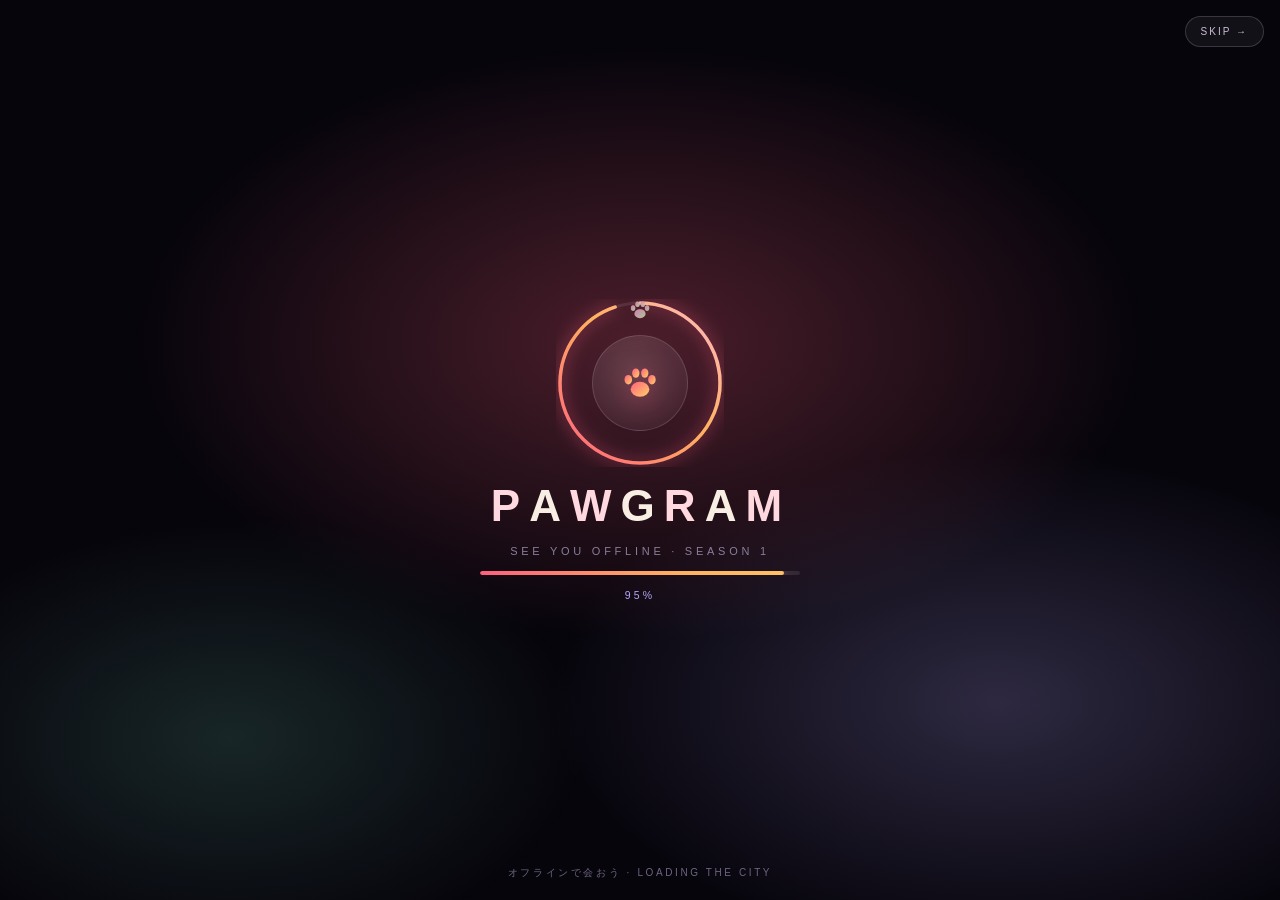
<file: splash.html>
<!DOCTYPE html>
<html lang="en">
<head>
<meta charset="utf-8">
<meta name="viewport" content="width=device-width,initial-scale=1,viewport-fit=cover">
<title>PAWGRAM — See You Offline</title>
<meta name="theme-color" content="#07050c">
<meta name="description" content="PAWGRAM — a full-colour manhwa about two strangers, seven months of messages and one day under the sakura.">
<link rel="manifest" href="manifest.webmanifest">
<link rel="icon" href="art/favicon-32.png" sizes="32x32">
<link rel="apple-touch-icon" href="art/apple-touch-icon.png">
<style>
/* =========================================================
   PAWGRAM · splash / hand-off screen
   Standalone and self-contained: no external stylesheet, so it
   can never flash unstyled on a cold PWA launch.
   ========================================================= */
*{box-sizing:border-box}
html,body{margin:0;height:100%;overflow:hidden;background:#07050c;color:#f8eee4;
  font-family:"Helvetica Neue",Helvetica,Arial,sans-serif;-webkit-font-smoothing:antialiased}
#loader{position:fixed;inset:0;display:grid;place-items:center;
  transition:opacity .6s ease,transform .6s cubic-bezier(.19,1,.22,1)}
#loader.gone{opacity:0;transform:scale(1.04)}
.lglow{position:absolute;inset:0;
  background:radial-gradient(60% 50% at 50% 38%,rgba(255,95,126,.28),transparent 66%),
             radial-gradient(50% 40% at 78% 78%,rgba(185,167,255,.22),transparent 70%),
             radial-gradient(40% 35% at 18% 82%,rgba(126,240,208,.14),transparent 70%)}
.lstage{position:relative;display:grid;justify-items:center;gap:14px;padding:24px;text-align:center}
.lorbit{position:relative;width:168px;height:168px;display:grid;place-items:center}
.lring{position:absolute;inset:0;width:168px;height:168px;transform:rotate(-90deg)}
.lring .bg{fill:none;stroke:rgba(255,255,255,.09);stroke-width:3}
.lring .fg{fill:none;stroke:url(#lgrad);stroke-width:3.4;stroke-linecap:round;
  stroke-dasharray:502;stroke-dashoffset:502;filter:drop-shadow(0 0 8px rgba(255,95,126,.8))}
.lpaw{position:relative;display:grid;place-items:center;width:96px;height:96px;border-radius:50%;
  background:radial-gradient(circle at 42% 34%,rgba(255,255,255,.14),rgba(255,255,255,.03));
  border:1px solid rgba(255,255,255,.14);animation:bob 2.6s ease-in-out infinite}
.lpaw svg{width:44px;height:44px;filter:drop-shadow(0 6px 14px rgba(255,95,126,.55))}
.lpaw2{position:absolute;inset:0;animation:orbit 6s linear infinite;opacity:.85}
.lpaw2:nth-of-type(2){animation-duration:9s;animation-direction:reverse;opacity:.5}
.lpaw2 svg{position:absolute;top:-2px;left:calc(50% - 13px);width:26px;height:26px}
@keyframes orbit{to{transform:rotate(360deg)}}
@keyframes bob{0%,100%{transform:translateY(0)}50%{transform:translateY(-5px)}}
.lname{display:flex;gap:2px;font-size:clamp(28px,7vw,44px);font-weight:800;letter-spacing:.16em}
.lname span{opacity:0;transform:translateY(12px);animation:ltrIn .6s cubic-bezier(.34,1.56,.64,1) forwards}
@keyframes ltrIn{to{opacity:1;transform:none}}
.lname span:nth-child(odd){color:#ffd9df}
.lsub{font-size:11px;letter-spacing:.34em;text-transform:uppercase;color:#8b7f9c}
.lbar{width:min(320px,72vw);height:4px;border-radius:99px;background:rgba(255,255,255,.09);overflow:hidden}
.lbar i{display:block;height:100%;width:0;border-radius:99px;
  background:linear-gradient(100deg,#ff5f7e,#ffb25e,#ffd166,#7ef0d0);background-size:200% 100%;
  animation:hueSlide 4s linear infinite;transition:width .16s linear;
  box-shadow:0 0 14px rgba(255,120,140,.8)}
@keyframes hueSlide{to{background-position:200% 0}}
.lpct{font-size:10.5px;letter-spacing:.3em;color:#b9a7ff;font-variant-numeric:tabular-nums}
.ltip{position:absolute;bottom:max(20px,env(safe-area-inset-bottom));left:0;right:0;text-align:center;
  font-size:10px;letter-spacing:.26em;text-transform:uppercase;color:#6f6480}
.lskip{position:absolute;top:max(16px,env(safe-area-inset-top));right:16px;padding:9px 15px;border-radius:99px;
  font-size:10px;letter-spacing:.2em;text-transform:uppercase;color:#cbbfd8;
  background:rgba(255,255,255,.05);border:1px solid rgba(255,255,255,.16);cursor:pointer}
.lskip:hover{color:#fff;border-color:rgba(255,178,94,.7)}
#petals{position:fixed;inset:0;pointer-events:none;overflow:hidden}
#petals i{position:absolute;top:-8vh;border-radius:60% 40% 55% 45%;background:#ffb7c5;
  animation:fall linear infinite}
@keyframes fall{0%{transform:translateY(-10vh) rotate(0)}100%{transform:translateY(115vh) rotate(420deg)}}
@media(prefers-reduced-motion:reduce){
  .lpaw,.lpaw2,#petals i,.lbar i{animation:none!important}
  .lname span{opacity:1;transform:none;animation:none}
}
</style>
</head>
<body>
<div id="loader">
  <div class="lglow"></div>
  <button class="lskip" id="lskip" type="button">Skip →</button>
  <div class="lstage">
    <div class="lorbit">
      <svg class="lring" viewBox="0 0 168 168" aria-hidden="true">
        <defs><linearGradient id="lgrad" x1="0" y1="0" x2="1" y2="1">
          <stop offset="0" stop-color="#ff5f7e"/><stop offset="0.55" stop-color="#ffb25e"/>
          <stop offset="1" stop-color="#ffb7c5"/></linearGradient></defs>
        <circle class="bg" cx="84" cy="84" r="80"/>
        <circle id="lring" class="fg" cx="84" cy="84" r="80"/>
      </svg>
      <span class="lpaw2"><svg viewBox="0 0 24 24" fill="none" aria-hidden="true">
        <defs><linearGradient id="pg1" x1="0" y1="0" x2="1" y2="1"><stop offset="0" stop-color="#ff5f7e"/><stop offset="1" stop-color="#ffb25e"/></linearGradient></defs>
        <ellipse cx="12" cy="15.4" rx="5.1" ry="4.1" fill="url(#pg1)"/><ellipse cx="5.6" cy="10.2" rx="2.05" ry="2.6" fill="url(#pg1)"/>
        <ellipse cx="9.7" cy="6.6" rx="2" ry="2.55" fill="url(#pg1)"/><ellipse cx="14.6" cy="6.6" rx="2" ry="2.55" fill="url(#pg1)"/>
        <ellipse cx="18.5" cy="10.2" rx="2.05" ry="2.6" fill="url(#pg1)"/></svg></span>
      <span class="lpaw2"><svg viewBox="0 0 24 24" fill="none" aria-hidden="true">
        <defs><linearGradient id="pg2" x1="0" y1="0" x2="1" y2="1"><stop offset="0" stop-color="#b9a7ff"/><stop offset="1" stop-color="#7ef0d0"/></linearGradient></defs>
        <ellipse cx="12" cy="15.4" rx="5.1" ry="4.1" fill="url(#pg2)"/><ellipse cx="5.6" cy="10.2" rx="2.05" ry="2.6" fill="url(#pg2)"/>
        <ellipse cx="9.7" cy="6.6" rx="2" ry="2.55" fill="url(#pg2)"/><ellipse cx="14.6" cy="6.6" rx="2" ry="2.55" fill="url(#pg2)"/>
        <ellipse cx="18.5" cy="10.2" rx="2.05" ry="2.6" fill="url(#pg2)"/></svg></span>
      <div class="lpaw"><svg viewBox="0 0 24 24" fill="none" aria-hidden="true">
        <defs><linearGradient id="pg3" x1="0" y1="0" x2="1" y2="1"><stop offset="0" stop-color="#ff5f7e"/><stop offset="1" stop-color="#ffd166"/></linearGradient></defs>
        <ellipse cx="12" cy="15.4" rx="5.1" ry="4.1" fill="url(#pg3)"/><ellipse cx="5.6" cy="10.2" rx="2.05" ry="2.6" fill="url(#pg3)"/>
        <ellipse cx="9.7" cy="6.6" rx="2" ry="2.55" fill="url(#pg3)"/><ellipse cx="14.6" cy="6.6" rx="2" ry="2.55" fill="url(#pg3)"/>
        <ellipse cx="18.5" cy="10.2" rx="2.05" ry="2.6" fill="url(#pg3)"/></svg></div>
    </div>
    <div class="lname">
      <span style="animation-delay:.10s">P</span><span style="animation-delay:.17s">A</span>
      <span style="animation-delay:.24s">W</span><span style="animation-delay:.31s">G</span>
      <span style="animation-delay:.38s">R</span><span style="animation-delay:.45s">A</span>
      <span style="animation-delay:.52s">M</span>
    </div>
    <div class="lsub">See You Offline · Season 1</div>
    <div class="lbar"><i id="lbar"></i></div>
    <div class="lpct" id="lpct">0%</div>
  </div>
  <div class="ltip">オフラインで会おう · loading the city</div>
</div>
<div id="petals" aria-hidden="true"></div>
<script>
(function () {
  var el = document.getElementById('lbar'), pc = document.getElementById('lpct'),
      ring = document.getElementById('lring'), root = document.getElementById('loader'),
      done = false, p = 0;

  function go() {
    if (done) return;
    done = true;
    root.classList.add('gone');
    setTimeout(function () { location.replace('index.html'); }, 560);
  }

  var t = setInterval(function () {
    p = Math.min(p + Math.random() * 11 + 4, 100);
    el.style.width = p + '%';
    pc.textContent = Math.round(p) + '%';
    ring.style.strokeDashoffset = 502 - 502 * p / 100;
    if (p >= 100) { clearInterval(t); setTimeout(go, 240); }
  }, 110);

  /* never trap anyone here */
  document.getElementById('lskip').addEventListener('click', go);
  setTimeout(go, 2600);

  var L = document.getElementById('petals');
  for (var i = 0; i < 14; i++) {
    var d = document.createElement('i'), s = 5 + Math.random() * 7;
    d.style.left = (Math.random() * 100) + 'vw';
    d.style.width = d.style.height = s + 'px';
    d.style.opacity = (0.12 + Math.random() * 0.3).toFixed(2);
    d.style.animationDuration = (11 + Math.random() * 11) + 's';
    d.style.animationDelay = (-Math.random() * 18) + 's';
    L.appendChild(d);
  }
})();
</script>
</body>
</html>
</file>
